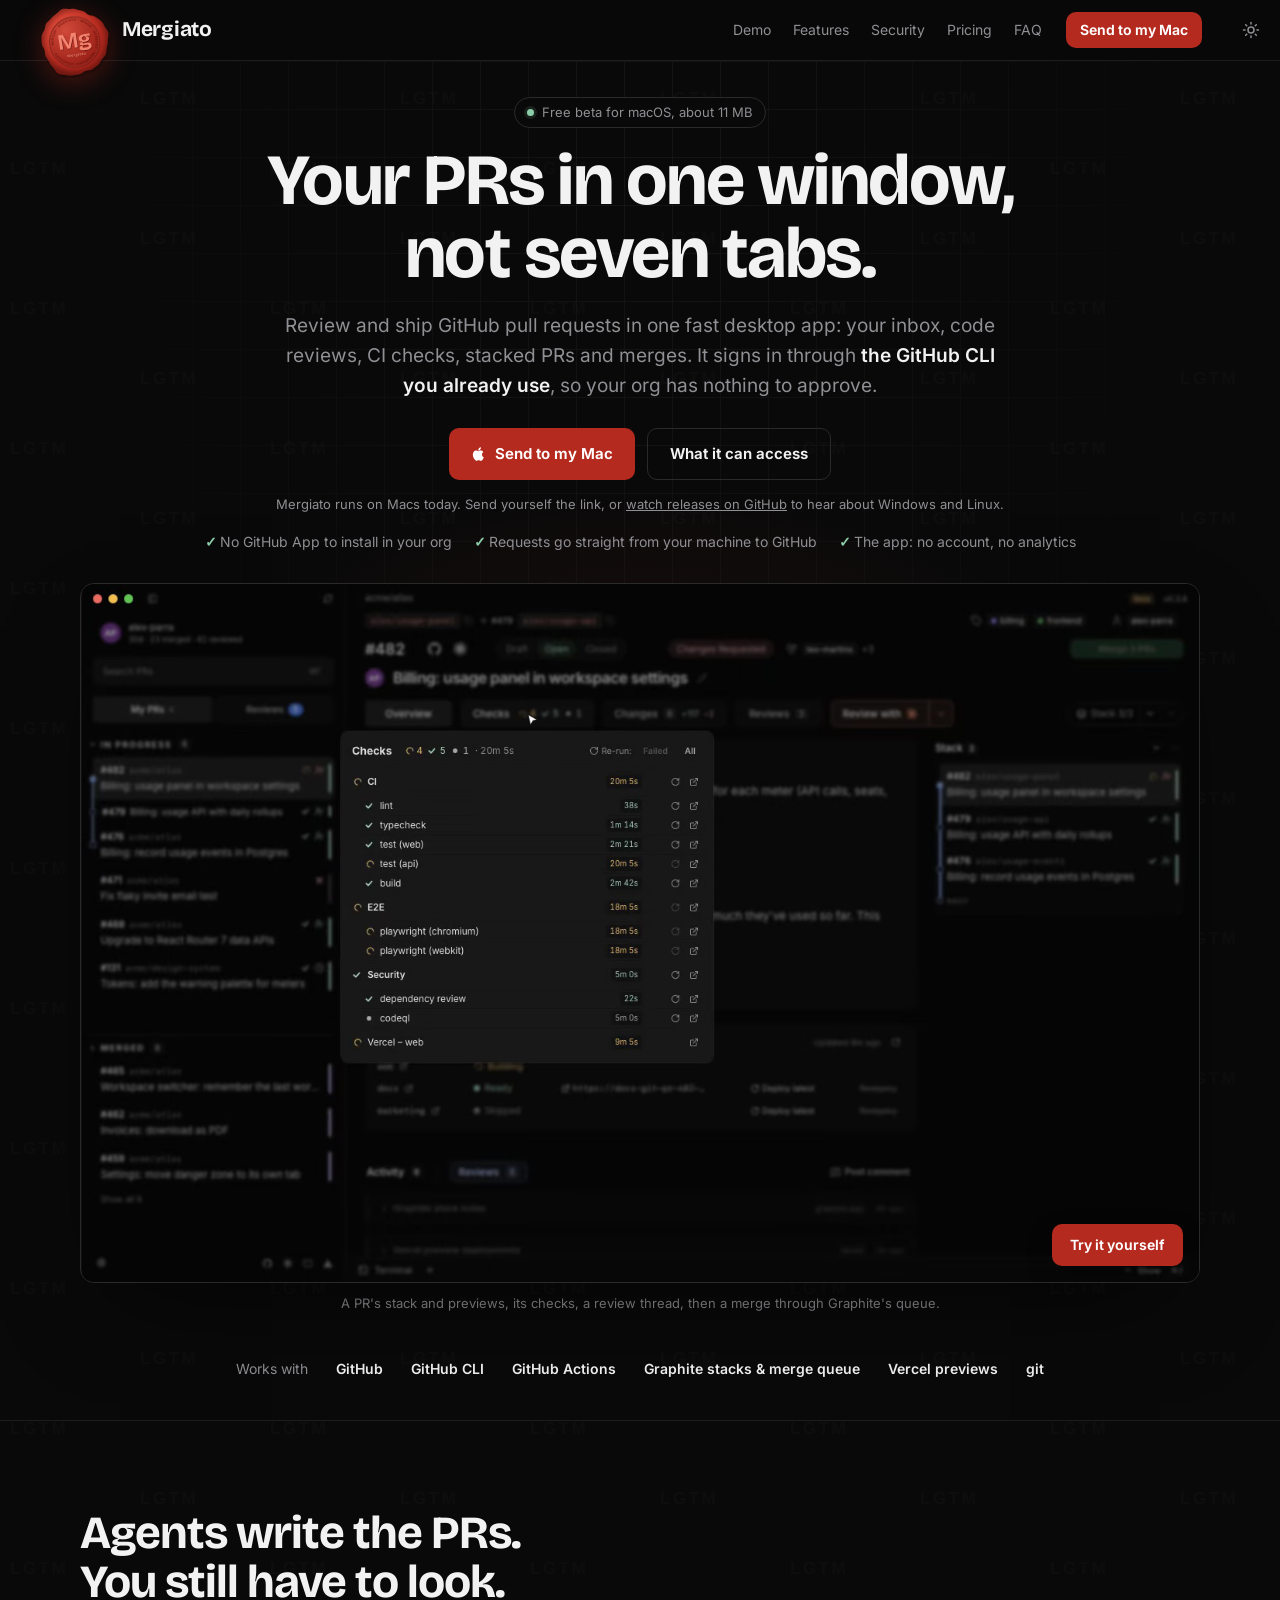
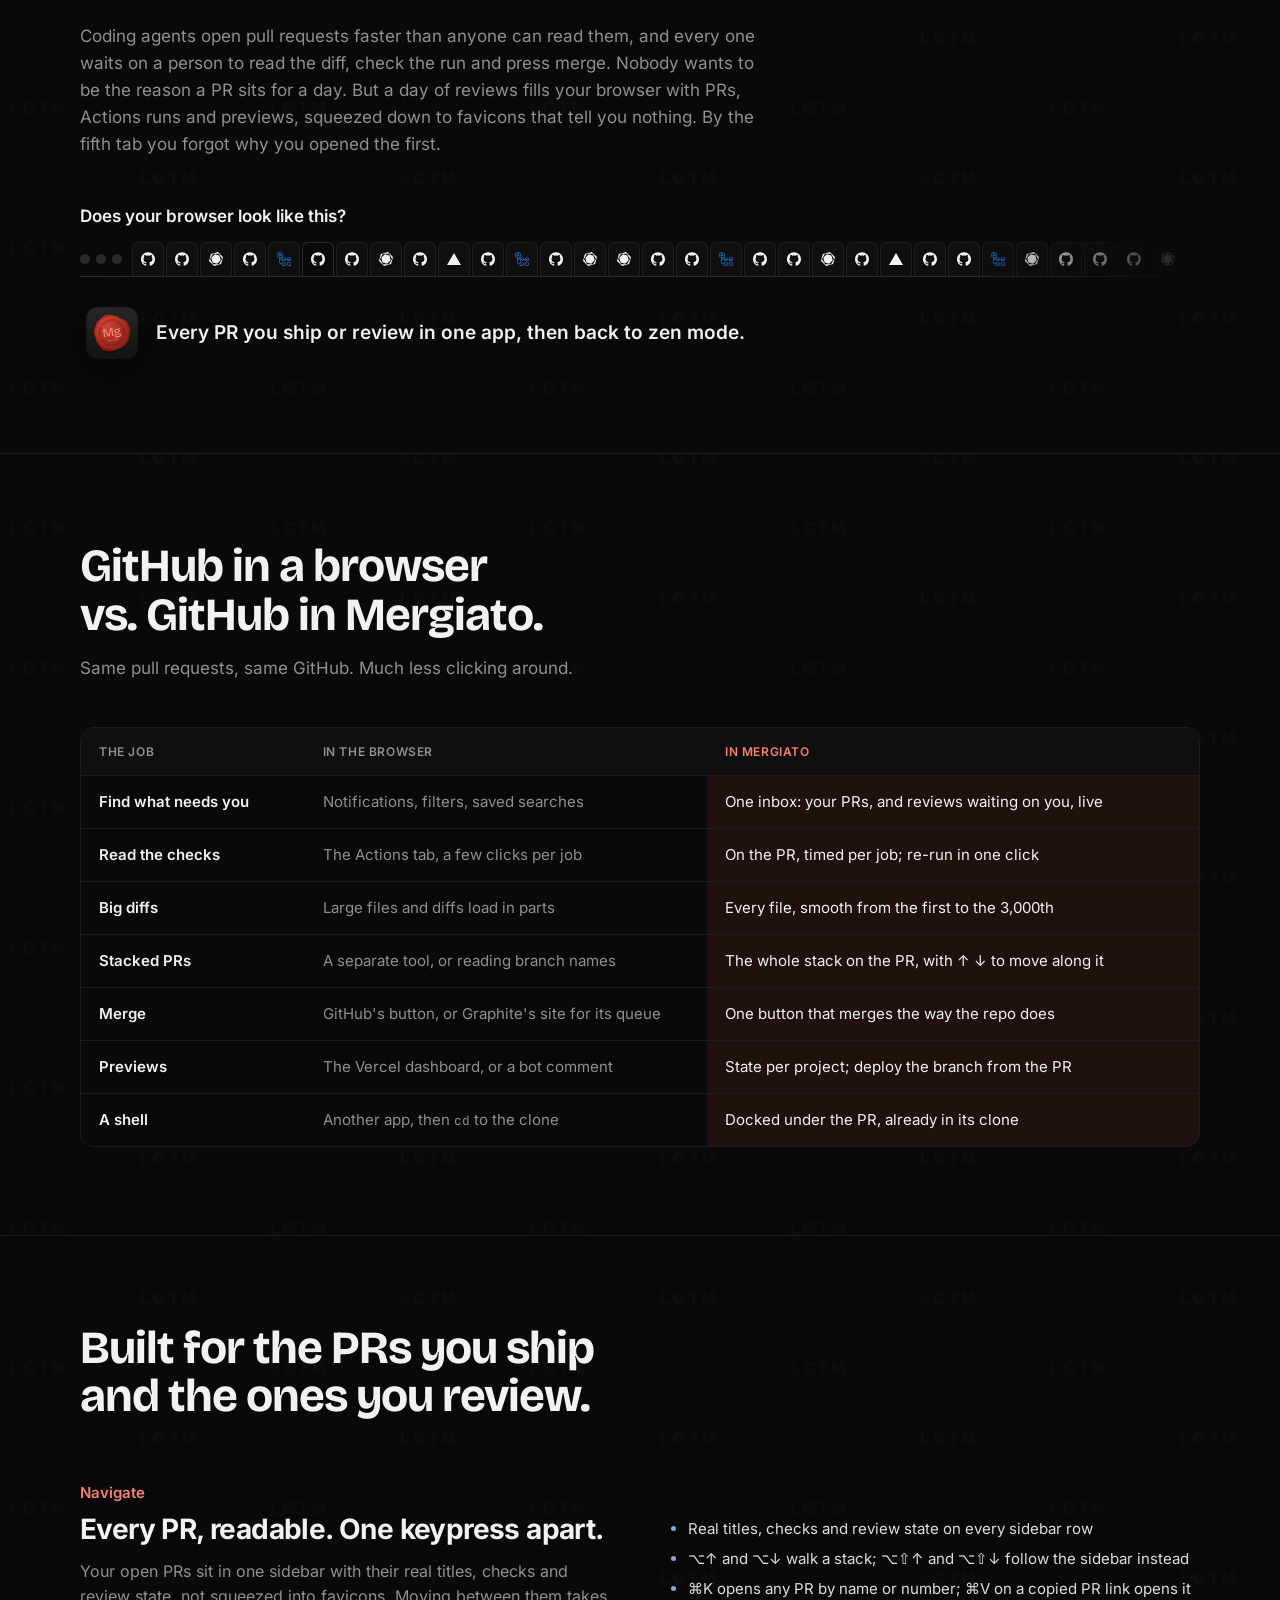
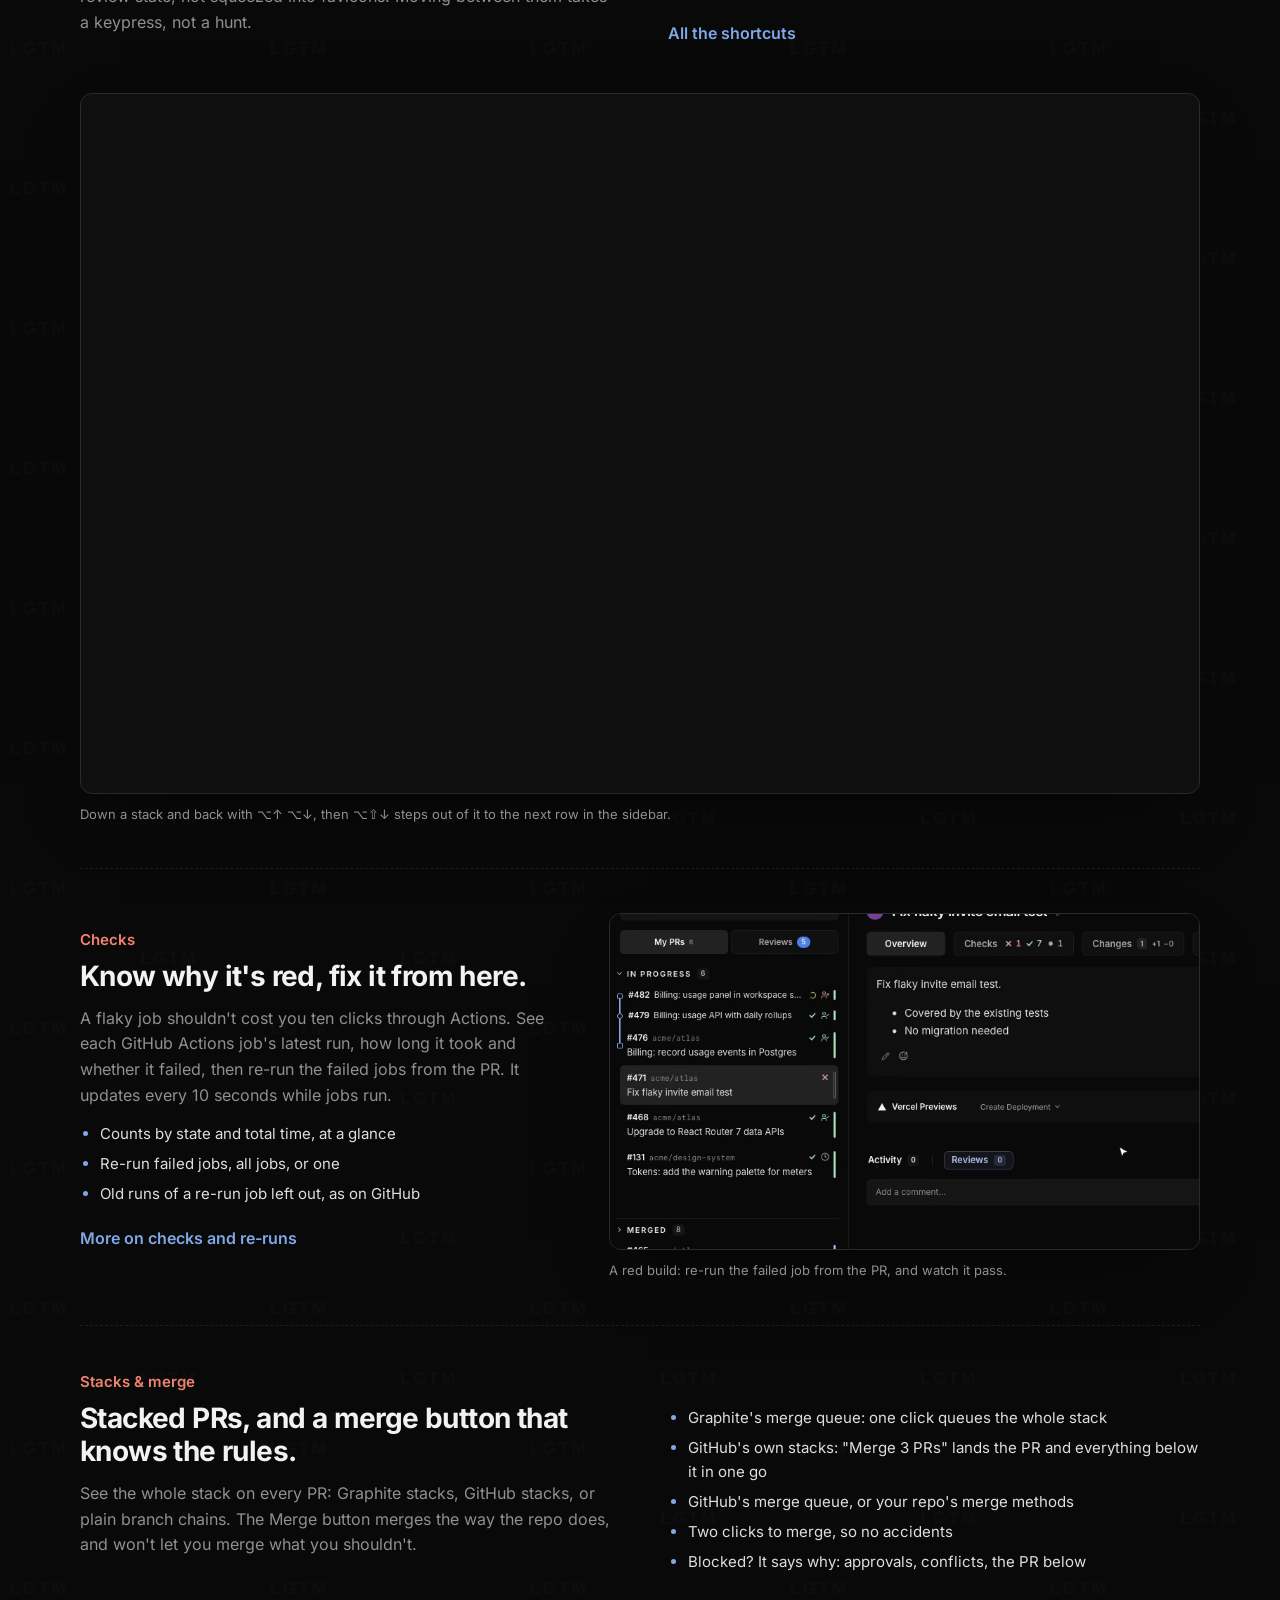
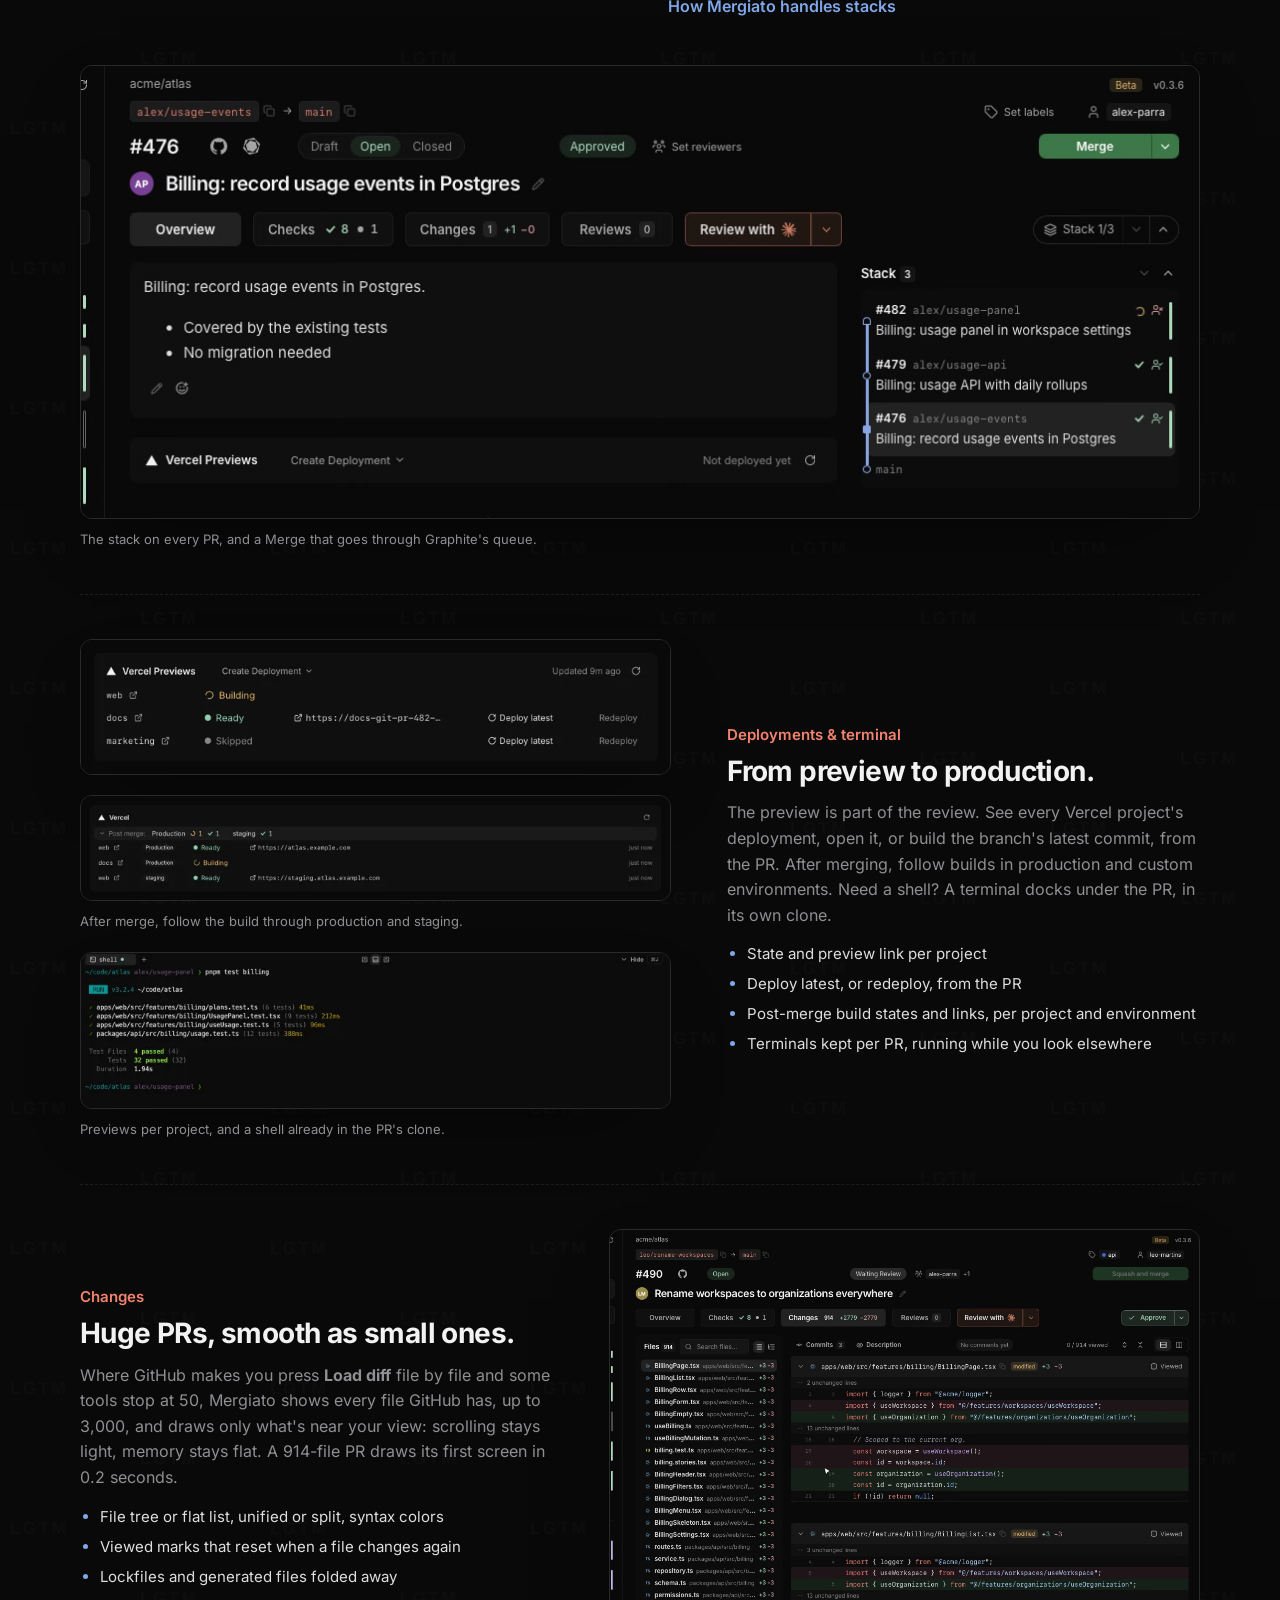
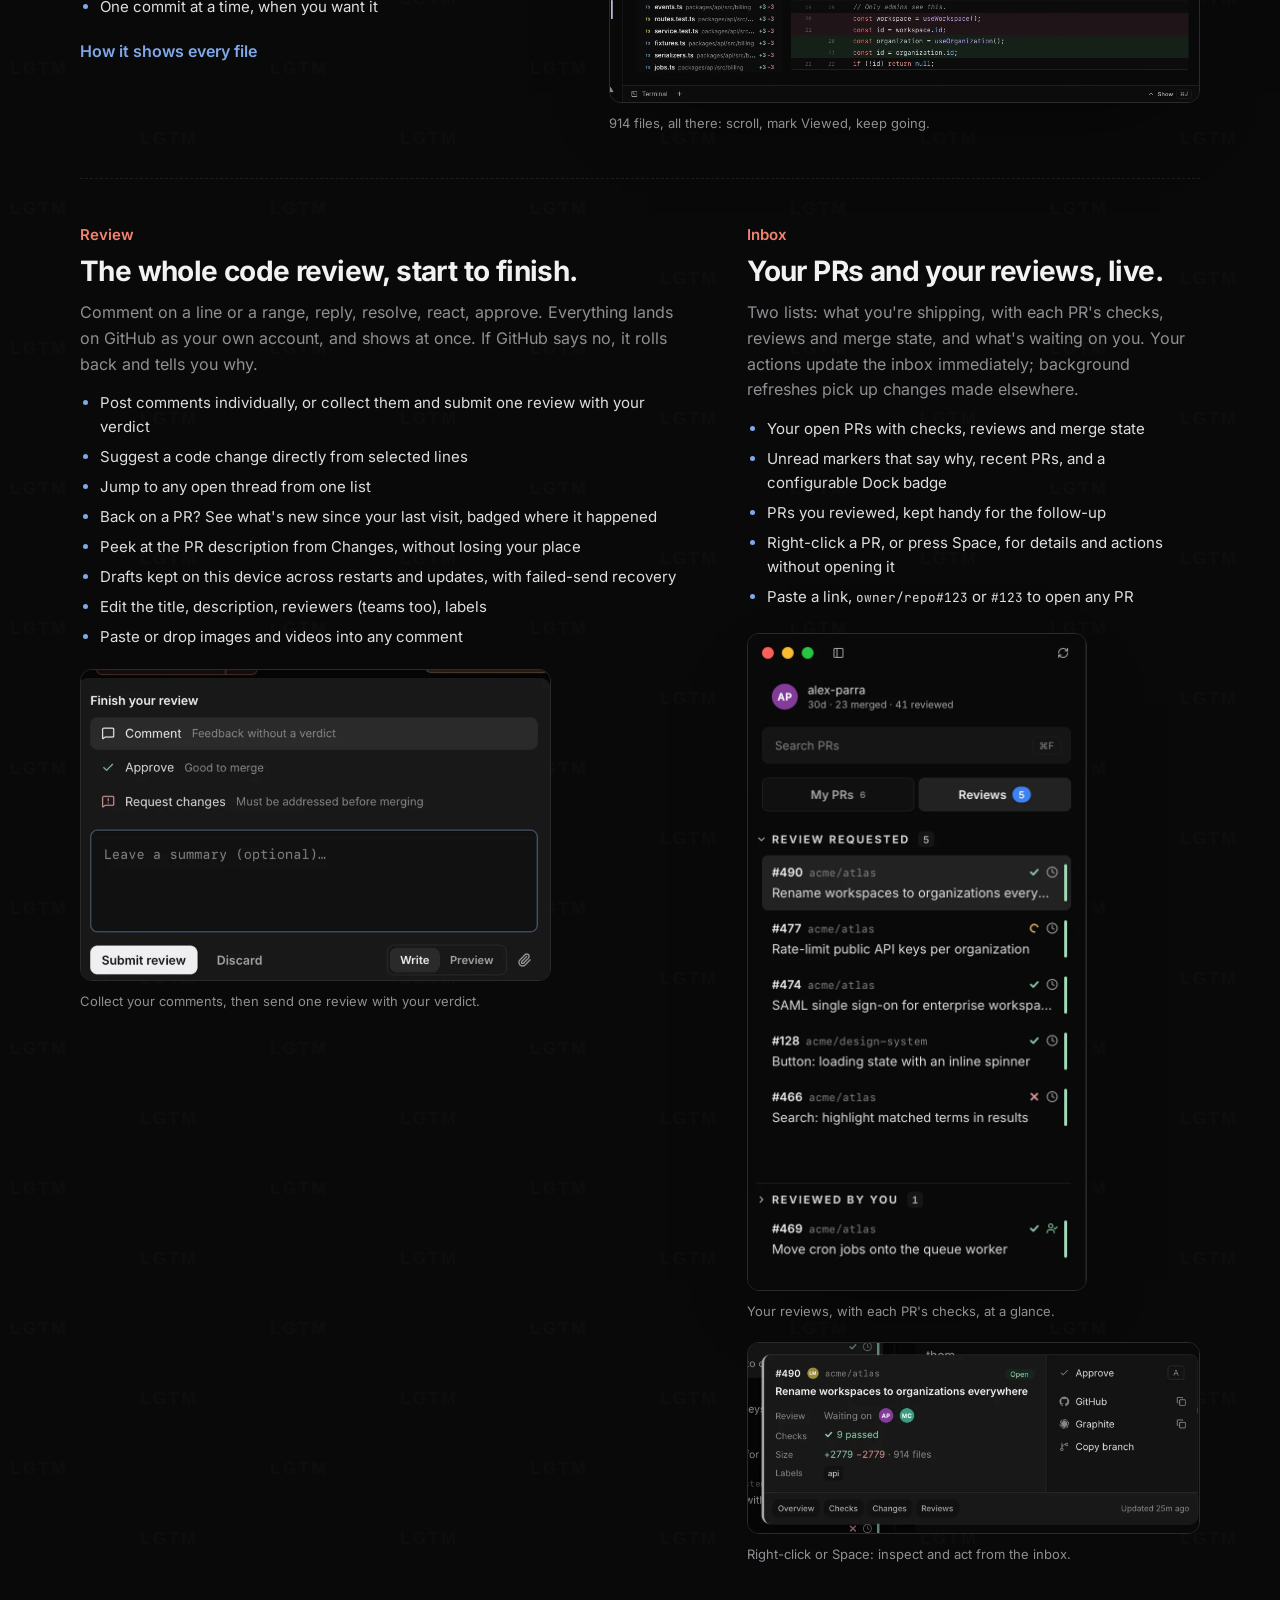
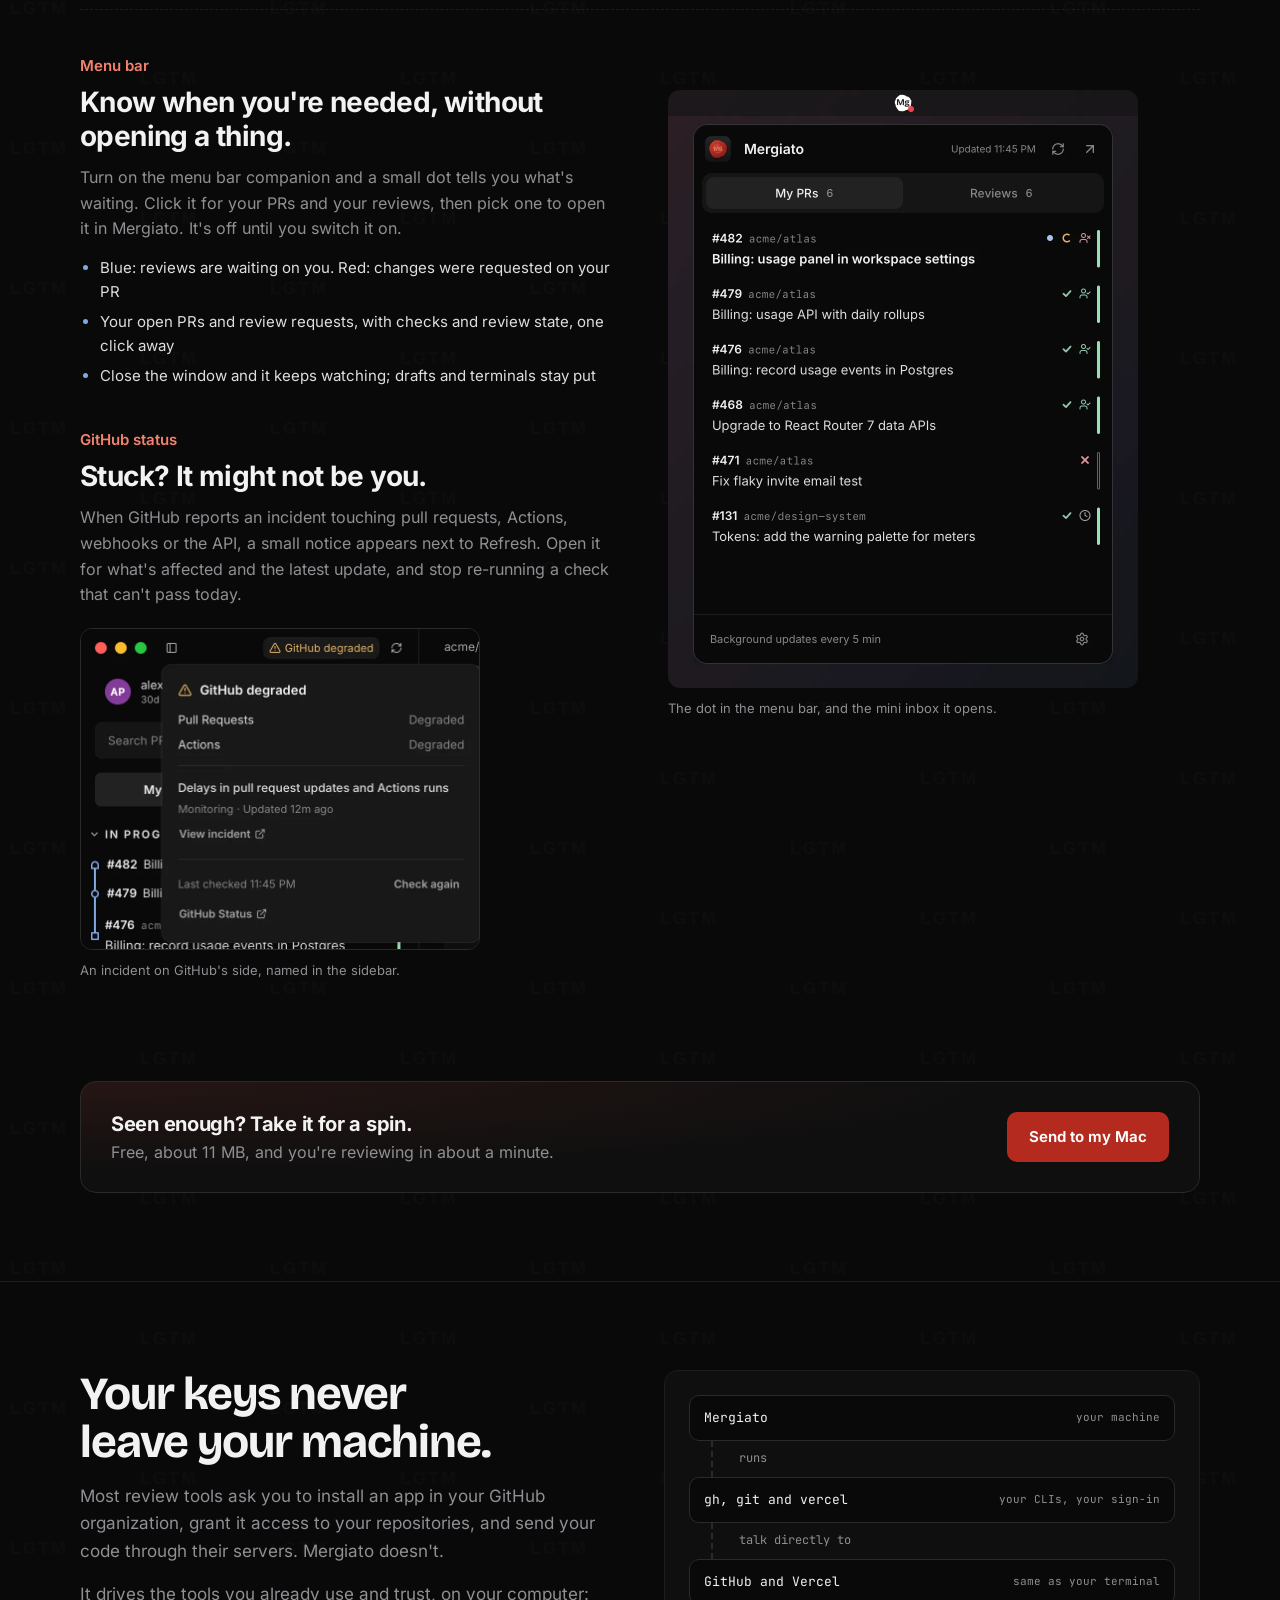
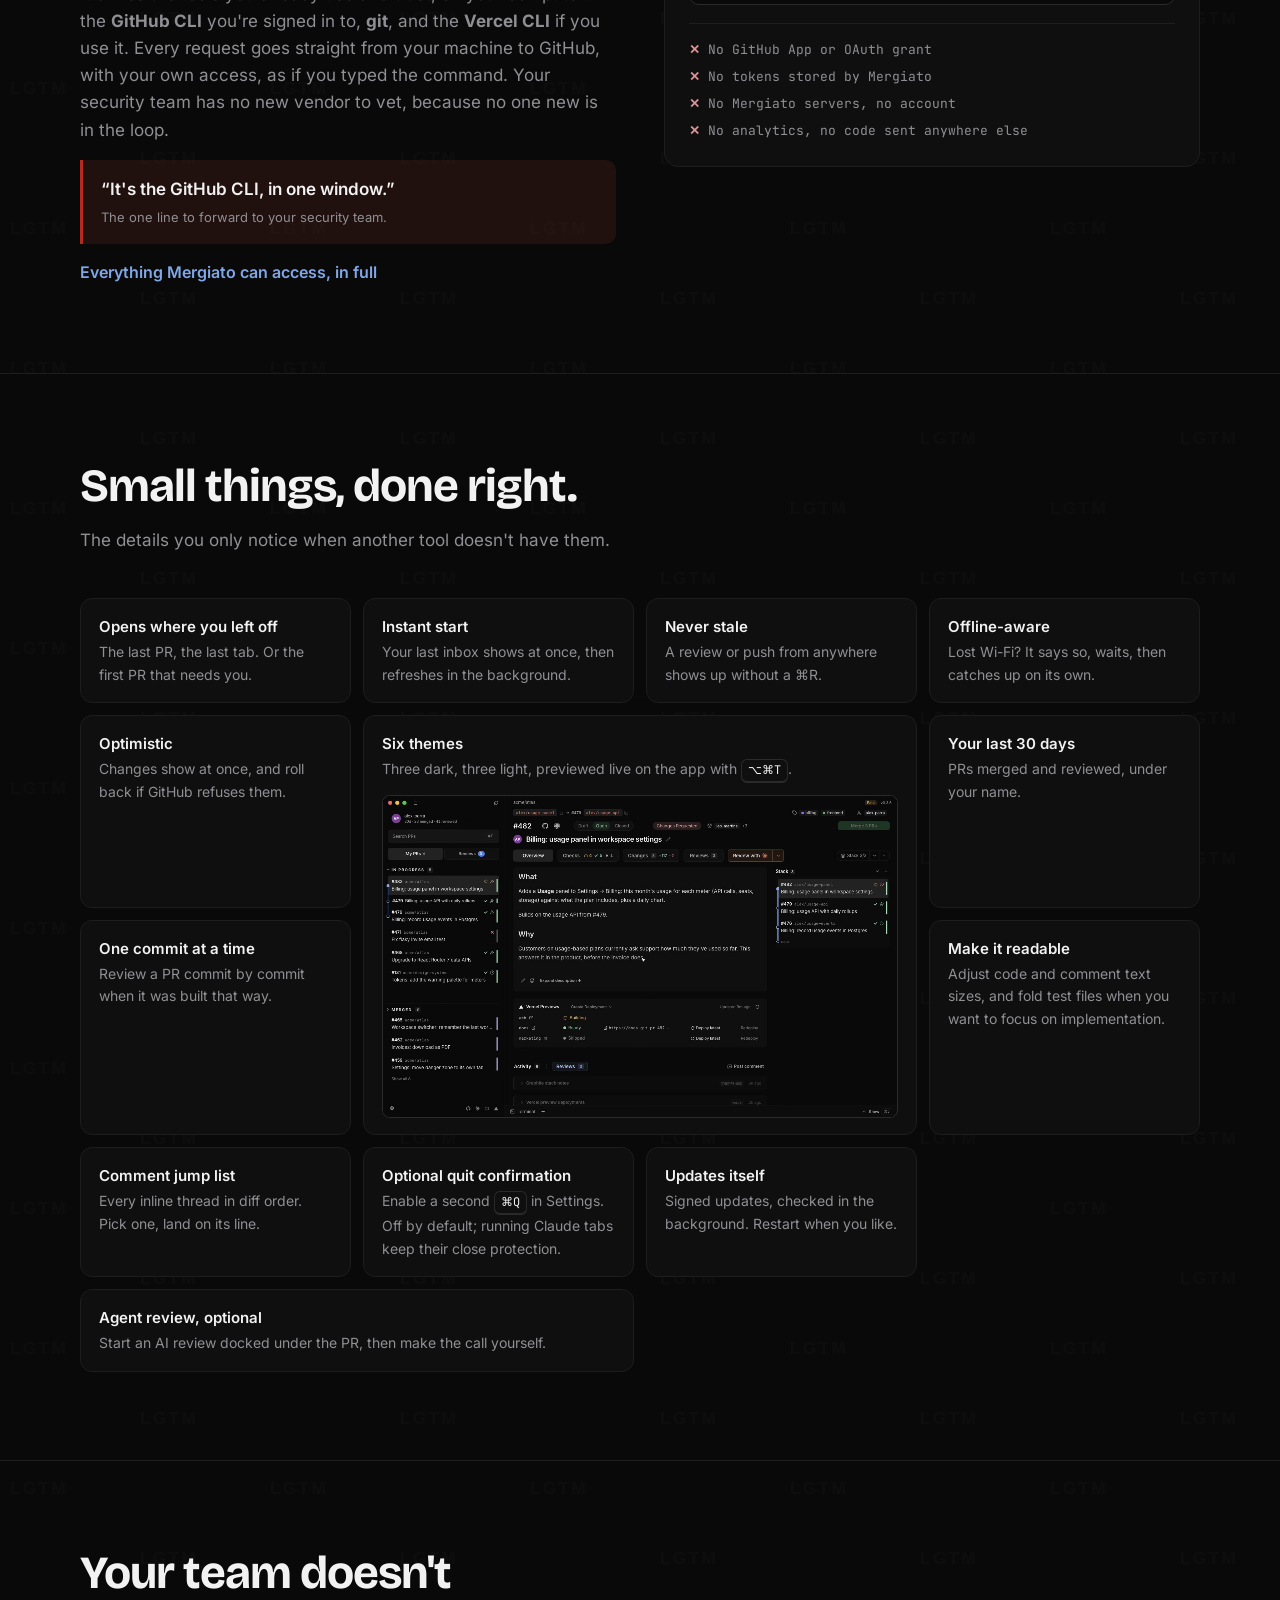
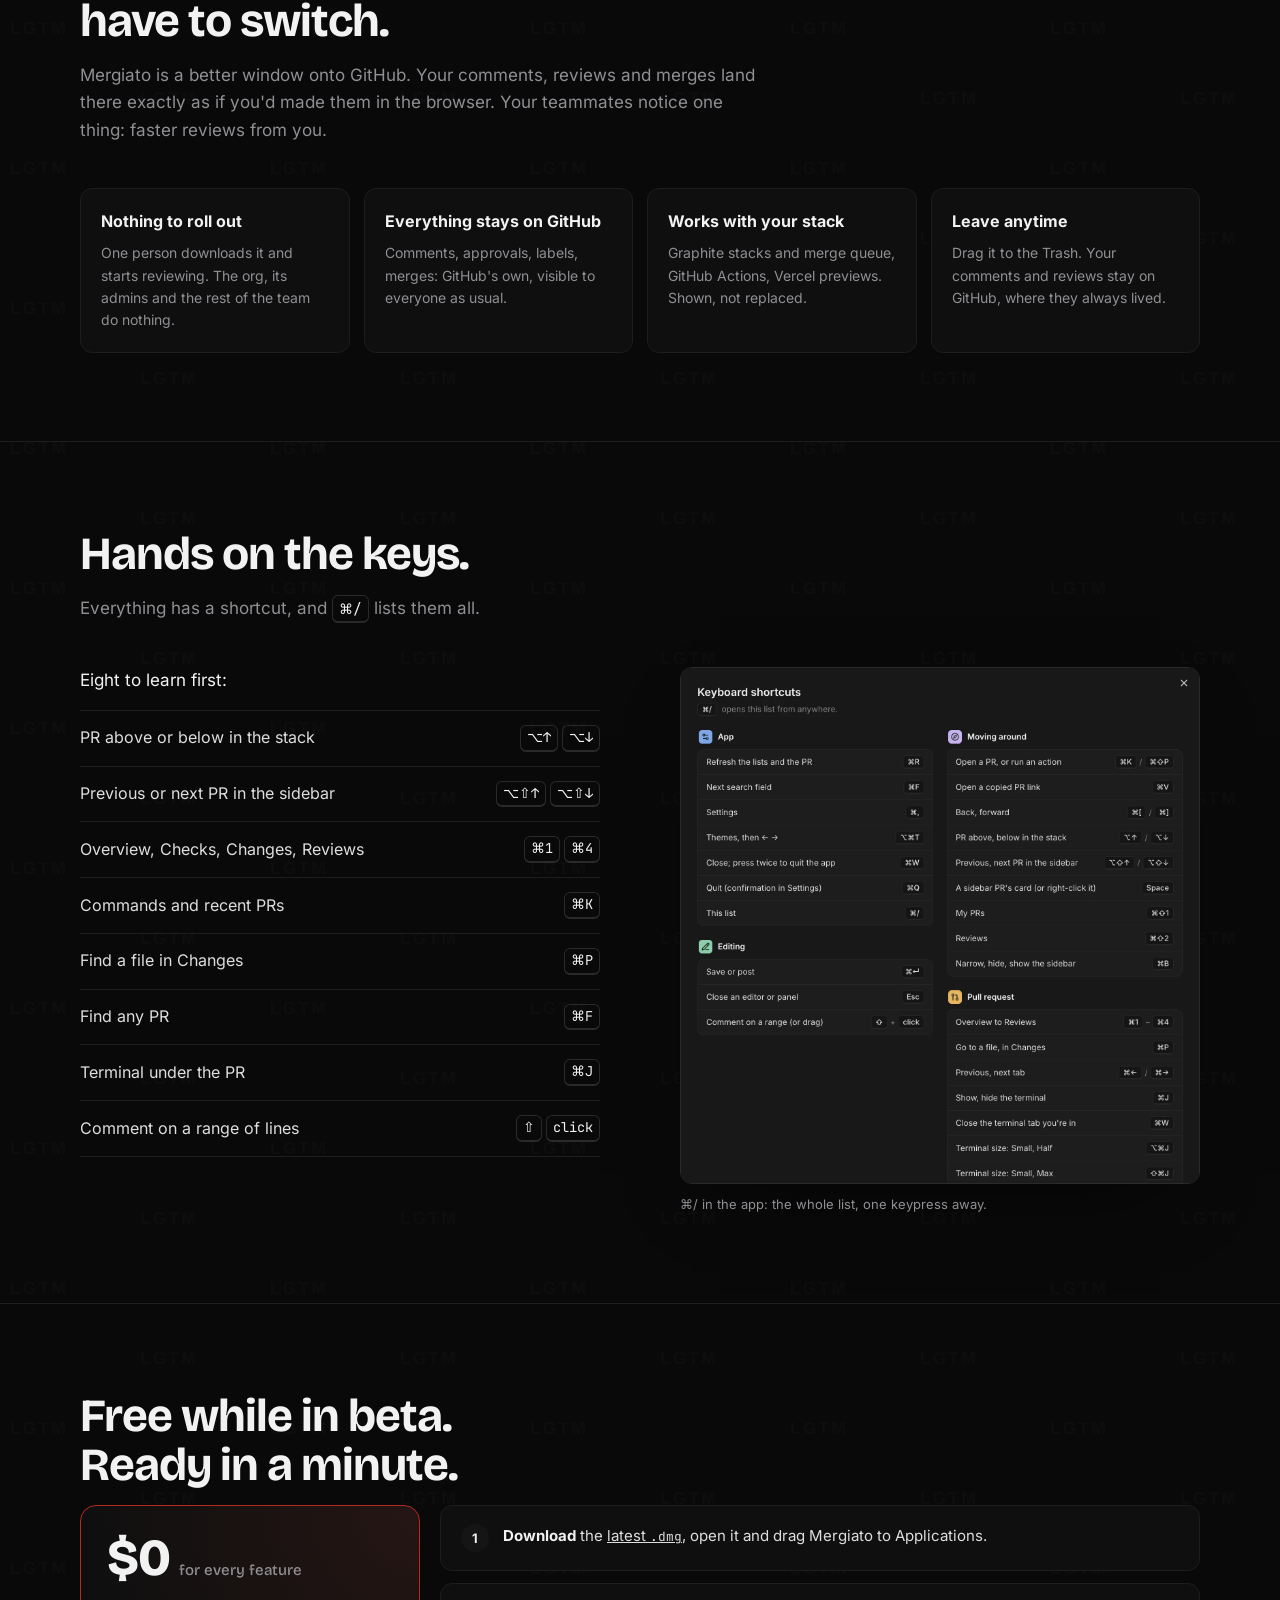
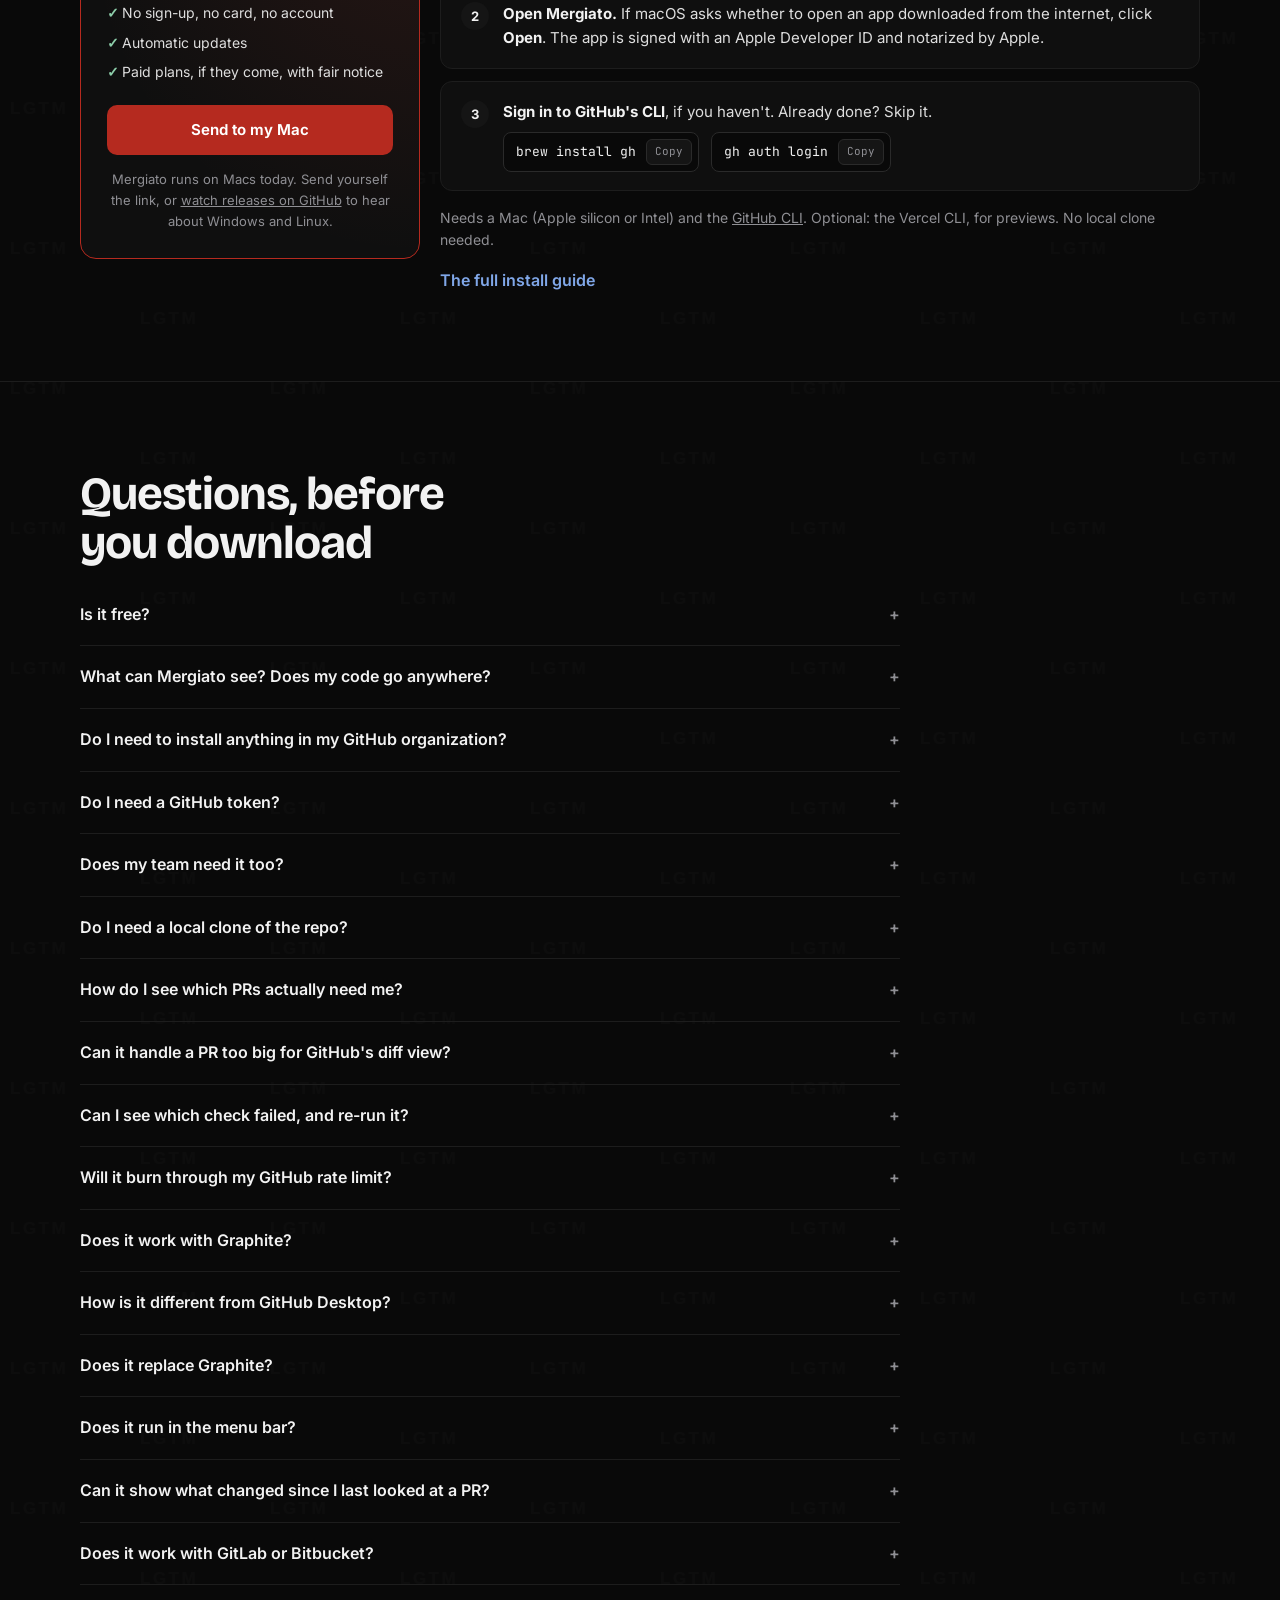
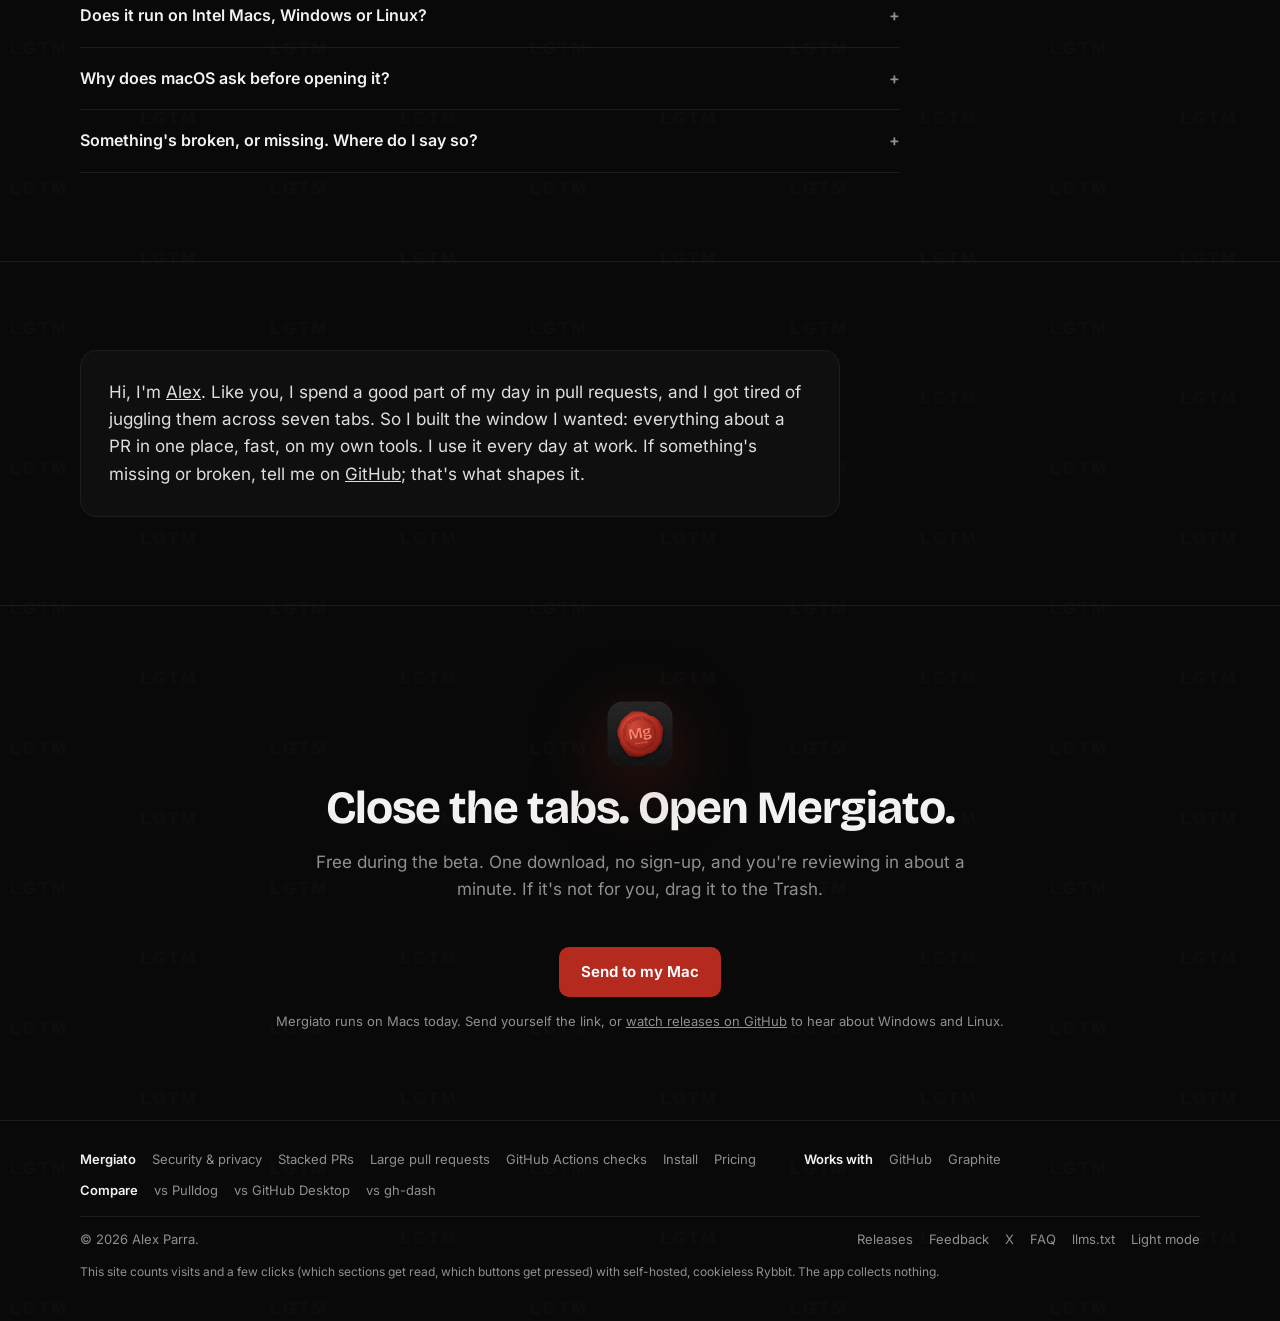
<file: index.html>
<!doctype html>
<html lang="en" class="scroll-pt-18 scroll-smooth motion-reduce:scroll-auto">
  <head>
    <meta charset="utf-8" />
    <meta name="viewport" content="width=device-width, initial-scale=1" />
    <title>Mergiato · Review and ship GitHub pull requests</title>
    <meta name="description" content="Mergiato is a free desktop app for GitHub pull requests: your inbox, CI checks, stacked PRs, code review and merges in one window. Runs on your own GitHub CLI." />
    <meta name="author" content="Alex Parra" />
    <meta name="application-name" content="Mergiato" />
    <link rel="canonical" href="https://mergiato.com/" />
    <meta property="og:type" content="website" />
    <meta property="og:site_name" content="Mergiato" />
    <meta property="og:url" content="https://mergiato.com/" />
    <meta property="og:title" content="Mergiato · Your PRs in one window, not seven tabs" />
    <meta property="og:description" content="Spend less time navigating GitHub and more time deciding what to ship. A free desktop app for GitHub pull requests that runs on your own GitHub CLI." />
    <meta property="og:image" content="https://mergiato.com/og/home.jpg?v=a6467a25" />
    <meta property="og:image:width" content="1200" />
    <meta property="og:image:height" content="630" />
    <meta property="og:image:alt" content="Mergiato: your PRs in one window, not seven tabs." />
    <meta name="twitter:card" content="summary_large_image" />
    <meta name="twitter:site" content="@mergiato" />
    <meta name="twitter:title" content="Mergiato · Your PRs in one window, not seven tabs" />
    <meta name="twitter:description" content="Spend less time navigating GitHub and more time deciding what to ship. A free desktop app for GitHub pull requests that runs on your own GitHub CLI." />
    <meta name="twitter:image" content="https://mergiato.com/og/home.jpg?v=a6467a25" />
    <meta name="theme-color" content="#090909" />
    <link rel="icon" href="/favicon.png" />
    <link rel="apple-touch-icon" href="/icon.png" />
    <!-- A plain-text summary for AI agents and LLMs (llmstxt.org). -->
    <link rel="alternate" type="text/plain" href="/llms.txt" title="Mergiato, for language models" />
    <!-- Fonts are served from here: faster first paint, and no visitor request goes to a third party. -->
    <link rel="preload" href="/fonts/inter-latin-wght-normal.woff2" as="font" type="font/woff2" crossorigin />
    <link
      rel="preload"
      href="/fonts/bricolage-grotesque-latin-opsz-normal.woff2"
      as="font"
      type="font/woff2"
      crossorigin
    />
    <style>
      /*! tailwindcss v4.3.3 | MIT License | https://tailwindcss.com */
@layer properties{@supports (((-webkit-hyphens:none)) and (not (margin-trim:inline))) or ((-moz-orient:inline) and (not (color:rgb(from red r g b)))){*,:before,:after,::backdrop{--tw-translate-x:0;--tw-translate-y:0;--tw-translate-z:0;--tw-rotate-x:initial;--tw-rotate-y:initial;--tw-rotate-z:initial;--tw-skew-x:initial;--tw-skew-y:initial;--tw-border-style:solid;--tw-leading:initial;--tw-font-weight:initial;--tw-tracking:initial;--tw-shadow:0 0 #0000;--tw-shadow-color:initial;--tw-shadow-alpha:100%;--tw-inset-shadow:0 0 #0000;--tw-inset-shadow-color:initial;--tw-inset-shadow-alpha:100%;--tw-ring-color:initial;--tw-ring-shadow:0 0 #0000;--tw-inset-ring-color:initial;--tw-inset-ring-shadow:0 0 #0000;--tw-ring-inset:initial;--tw-ring-offset-width:0px;--tw-ring-offset-color:#fff;--tw-ring-offset-shadow:0 0 #0000;--tw-blur:initial;--tw-brightness:initial;--tw-contrast:initial;--tw-grayscale:initial;--tw-hue-rotate:initial;--tw-invert:initial;--tw-opacity:initial;--tw-saturate:initial;--tw-sepia:initial;--tw-drop-shadow:initial;--tw-drop-shadow-color:initial;--tw-drop-shadow-alpha:100%;--tw-drop-shadow-size:initial;--tw-backdrop-blur:initial;--tw-backdrop-brightness:initial;--tw-backdrop-contrast:initial;--tw-backdrop-grayscale:initial;--tw-backdrop-hue-rotate:initial;--tw-backdrop-invert:initial;--tw-backdrop-opacity:initial;--tw-backdrop-saturate:initial;--tw-backdrop-sepia:initial;--tw-duration:initial;--tw-content:""}}}@layer theme{:root,:host{--font-sans:"Inter", "Inter Fallback", -apple-system, BlinkMacSystemFont, "Segoe UI", sans-serif;--font-mono:"JetBrains Mono", ui-monospace, SFMono-Regular, Menlo, monospace;--spacing:.25rem;--font-weight-normal:400;--font-weight-medium:500;--font-weight-semibold:600;--font-weight-bold:700;--font-weight-extrabold:800;--tracking-normal:0em;--radius-md:.375rem;--radius-lg:.5rem;--radius-xl:.75rem;--radius-2xl:1rem;--default-transition-duration:.15s;--default-transition-timing-function:cubic-bezier(.4, 0, .2, 1);--default-font-family:var(--font-sans);--default-mono-font-family:var(--font-mono);--color-white:#fff;--color-page:#090909;--color-panel:#0f0f0f;--color-raised:#151515;--color-edge:#1d1d1d;--color-edge-strong:#2a2a2a;--color-fg:#f2f2f2;--color-body:#dedede;--color-muted:#8f8f94;--color-accent:#80a7e8;--color-accent-soft:#80a7e81f;--color-ok:#8dceaa;--color-ok-soft:#8dceaa1f;--color-bad:#dd9396;--color-wait:#e8b45d;--color-violet-soft:#c9b3f024;--color-merge:#1f7a42;--color-button:#f2f2f2;--color-button-fg:#111;--color-shadow:#000000b3;--color-app-sidebar:#0f0f0f;--color-app-input:#151515;--color-app-hover:#1a1a1a;--color-app-selected:#222;--color-app-file-head:#171717;--color-app-code:#080808;--color-app-branch:#ec7a68;--color-diff-add:#122018;--color-diff-del:#211519;--color-syn-keyword:#ff7b72;--color-syn-string:#a5d6ff;--color-syn-constant:#79c0ff;--color-syn-title:#d2a8ff;--color-pill-green:#17251d;--color-pill-green-fg:#9fdfb9;--color-pill-purple:#231c2d;--color-pill-purple-fg:#c9b3f0;--color-pill-neutral:#2b2b2b;--color-pill-neutral-fg:#d4d4d4;--color-pill-red:#2b1c1e;--color-pill-red-fg:#e3a3a3;--color-pill-amber:#2a2214;--color-claude:#d97757;--color-seal:#b52a1f;--color-seal-ink:#f3836f;--color-seal-soft:#e8513f1a;--font-display:"Bricolage Grotesque", "Inter", -apple-system, BlinkMacSystemFont, sans-serif}}@layer base{*,:after,:before,::backdrop{box-sizing:border-box;border:0 solid;margin:0;padding:0}::file-selector-button{box-sizing:border-box;border:0 solid;margin:0;padding:0}html,:host{-webkit-text-size-adjust:100%;tab-size:4;line-height:1.5;font-family:var(--default-font-family,-apple-system, BlinkMacSystemFont, "Segoe UI", Roboto, "Helvetica Neue", "Noto Sans", Arial, sans-serif, "Apple Color Emoji", "Segoe UI Emoji", "Segoe UI Symbol", "Noto Color Emoji");font-feature-settings:var(--default-font-feature-settings,normal);font-variation-settings:var(--default-font-variation-settings,normal);-webkit-tap-highlight-color:transparent}hr{height:0;color:inherit;border-top-width:1px}abbr:where([title]){-webkit-text-decoration:underline dotted;text-decoration:underline dotted}h1,h2,h3,h4,h5,h6{font-size:inherit;font-weight:inherit}a{color:inherit;-webkit-text-decoration:inherit;-webkit-text-decoration:inherit;-webkit-text-decoration:inherit;text-decoration:inherit}b,strong{font-weight:bolder}code,kbd,samp,pre{font-family:var(--default-mono-font-family,ui-monospace, SFMono-Regular, Menlo, Monaco, Consolas, "Liberation Mono", "Courier New", monospace);font-feature-settings:var(--default-mono-font-feature-settings,normal);font-variation-settings:var(--default-mono-font-variation-settings,normal);font-size:1em}small{font-size:80%}sub,sup{vertical-align:baseline;font-size:75%;line-height:0;position:relative}sub{bottom:-.25em}sup{top:-.5em}table{text-indent:0;border-color:inherit;border-collapse:collapse}:-moz-focusring:where(:not(iframe)){outline:auto}progress{vertical-align:baseline}summary{display:list-item}ol,ul,menu{list-style:none}img,svg,video,canvas,audio,iframe,embed,object{vertical-align:middle;display:block}img,video{max-width:100%;height:auto}button,input,select,optgroup,textarea{font:inherit;font-feature-settings:inherit;font-variation-settings:inherit;letter-spacing:inherit;color:inherit;opacity:1;background-color:#0000;border-radius:0}::file-selector-button{font:inherit;font-feature-settings:inherit;font-variation-settings:inherit;letter-spacing:inherit;color:inherit;opacity:1;background-color:#0000;border-radius:0}:where(select:is([multiple],[size])) optgroup{font-weight:bolder}:where(select:is([multiple],[size])) optgroup option{padding-inline-start:20px}::file-selector-button{margin-inline-end:4px}::placeholder{opacity:1}@supports (not ((-webkit-appearance:-apple-pay-button))) or (contain-intrinsic-size:1px){::placeholder{color:currentColor}@supports (color:color-mix(in lab, red, red)){::placeholder{color:color-mix(in oklab, currentcolor 50%, transparent)}}}textarea{resize:vertical}::-webkit-search-decoration{-webkit-appearance:none}::-webkit-date-and-time-value{min-height:1lh;text-align:inherit}::-webkit-datetime-edit{display:inline-flex}::-webkit-datetime-edit-fields-wrapper{padding:0}::-webkit-datetime-edit{padding-block:0}::-webkit-datetime-edit-year-field{padding-block:0}::-webkit-datetime-edit-month-field{padding-block:0}::-webkit-datetime-edit-day-field{padding-block:0}::-webkit-datetime-edit-hour-field{padding-block:0}::-webkit-datetime-edit-minute-field{padding-block:0}::-webkit-datetime-edit-second-field{padding-block:0}::-webkit-datetime-edit-millisecond-field{padding-block:0}::-webkit-datetime-edit-meridiem-field{padding-block:0}::-webkit-calendar-picker-indicator{line-height:1}:-moz-ui-invalid{box-shadow:none}button,input:where([type=button],[type=reset],[type=submit]){appearance:button}::file-selector-button{appearance:button}::-webkit-inner-spin-button{height:auto}::-webkit-outer-spin-button{height:auto}[hidden]:where(:not([hidden=until-found])){display:none!important}@font-face{font-family:Inter;font-style:normal;font-weight:100 900;font-display:swap;src:url(/fonts/inter-latin-wght-normal.woff2)format("woff2")}@font-face{font-family:Inter Fallback;src:local(Arial);ascent-override:90.44%;descent-override:22.52%;line-gap-override:0%;size-adjust:107.12%}@font-face{font-family:Bricolage Grotesque;font-style:normal;font-weight:200 800;font-display:swap;src:url(/fonts/bricolage-grotesque-latin-opsz-normal.woff2)format("woff2")}@font-face{font-family:JetBrains Mono;font-style:normal;font-weight:100 800;font-display:swap;src:url(/fonts/jetbrains-mono-latin-wght-normal.woff2)format("woff2")}:root{color-scheme:dark;--print:url("data:image/svg+xml,%3Csvg xmlns='http://www.w3.org/2000/svg' width='260' height='140'%3E%3Cg font-family='Helvetica Neue,Helvetica,Arial,sans-serif' font-weight='700' font-size='17' letter-spacing='2.5' fill='%23ffffff' fill-opacity='0.016'%3E%3Ctext x='10' y='34'%3ELGTM%3C/text%3E%3Ctext x='140' y='104'%3ELGTM%3C/text%3E%3C/g%3E%3C/svg%3E")}:root[data-theme=light]{color-scheme:light;--print:url("data:image/svg+xml,%3Csvg xmlns='http://www.w3.org/2000/svg' width='260' height='140'%3E%3Cg font-family='Helvetica Neue,Helvetica,Arial,sans-serif' font-weight='700' font-size='17' letter-spacing='2.5' fill='%23000000' fill-opacity='0.022'%3E%3Ctext x='10' y='34'%3ELGTM%3C/text%3E%3Ctext x='140' y='104'%3ELGTM%3C/text%3E%3C/g%3E%3C/svg%3E");--color-page:#fff;--color-panel:#f7f7f8;--color-raised:#efeff1;--color-edge:#e4e4e7;--color-edge-strong:#d4d4d8;--color-fg:#18181b;--color-body:#27272a;--color-muted:#5c5c66;--color-accent:#2f5fb3;--color-accent-soft:#2f5fb31a;--color-ok:#1a7f4b;--color-ok-soft:#1a7f4b1a;--color-bad:#c03b42;--color-wait:#a76a00;--color-violet-soft:#6b46c11a;--color-button:#18181b;--color-button-fg:#fff;--color-shadow:#0000002e;--color-app-sidebar:#f7f7f8;--color-app-input:#fff;--color-app-hover:#f0f0f2;--color-app-selected:#e8e8eb;--color-app-file-head:#f6f6f7;--color-app-code:#fff;--color-app-branch:#c4553f;--color-diff-add:#e6f6ec;--color-diff-del:#fcebec;--color-syn-keyword:#cf222e;--color-syn-string:#0a3069;--color-syn-constant:#0550ae;--color-syn-title:#8250df;--color-pill-green:#e3f4ea;--color-pill-green-fg:#1a6b3f;--color-pill-purple:#efe7fb;--color-pill-purple-fg:#6b46c1;--color-pill-neutral:#e8e8eb;--color-pill-neutral-fg:#3f3f46;--color-pill-red:#fbe8e9;--color-pill-red-fg:#a8323a;--color-pill-amber:#fbf1dc;--color-seal-ink:#a3241a;--color-seal-soft:#b52a1f12}body{background-image:var(--print)}code,kbd,pre{font-family:var(--font-mono);font-variant-ligatures:none}code,kbd{font-size:.85em}kbd{border:1px solid var(--color-edge-strong);min-width:1.9em;color:var(--color-fg);text-align:center;border-bottom-width:2px;border-radius:6px;padding:1px 6px;display:inline-block}details{border-bottom:1px solid var(--color-edge);padding:18px 0}summary{color:var(--color-fg);cursor:pointer;font-weight:600;list-style:none}summary::-webkit-details-marker{display:none}summary:after{content:"+";float:right;color:var(--color-muted)}details[open] summary:after{content:"−"}details p{max-width:72ch;color:var(--color-muted);margin-top:10px}@media (prefers-reduced-motion:reduce){*,:before,:after{transition:none!important;animation:none!important}}}@layer prose{.prose h2{color:var(--color-fg);font-family:var(--font-display);letter-spacing:-.7px;text-wrap:balance;margin:56px 0 14px;font-size:clamp(24px,3vw,32px);font-weight:700;line-height:1.1}.prose h2:first-child{margin-top:0}.prose h3{color:var(--color-fg);margin:28px 0 8px;font-size:18px;font-weight:700}.prose :where(p,ul,ol){margin-block:1em}.prose :where(ul,ol){padding-left:1.2em}.prose ul{list-style:outside}.prose ol{list-style:decimal}.prose :where(p,li){color:var(--color-body);font-size:16.5px}.prose li+li{margin-top:6px}.prose a{text-decoration:underline}.prose details p{margin:10px 0 0}.prose figure{margin:24px 0}.prose table{border:1px solid var(--color-edge);border-collapse:separate;border-spacing:0;background:var(--color-page);border-radius:14px;width:100%;margin:20px 0 8px;font-size:15px;overflow:hidden}.prose :where(th,td){border-bottom:1px solid var(--color-edge);text-align:left;vertical-align:top;padding:14px 18px}.prose tr:last-child td{border-bottom:0}.prose thead th{background:var(--color-panel);color:var(--color-muted);letter-spacing:.6px;text-transform:uppercase;font-size:12px;font-weight:600}.prose td:first-child{width:20%;color:var(--color-fg);font-weight:600}.prose td:nth-child(2){width:36%;color:var(--color-muted)}.prose td:last-child{color:var(--color-body)}@media not all and (min-width:761px){.prose :where(table,tbody,tr,td){display:block;width:100%!important}.prose thead{display:none}.prose tr{border-bottom:1px solid var(--color-edge)}.prose td{border:0;padding:6px 16px}.prose td:first-child{padding-top:14px}.prose td:last-child{padding-bottom:14px}}}@layer utilities{.pointer-events-none{pointer-events:none}.visible{visibility:visible}.absolute{position:absolute}.fixed{position:fixed}.relative{position:relative}.sticky{position:sticky}.inset-0{inset:0}.-top-15{top:calc(var(--spacing) * -15)}.top-0{top:0}.top-3\.25{top:calc(var(--spacing) * 3.25)}.top-105{top:calc(var(--spacing) * 105)}.right-3{right:calc(var(--spacing) * 3)}.right-4{right:calc(var(--spacing) * 4)}.bottom-4{bottom:calc(var(--spacing) * 4)}.bottom-6{bottom:calc(var(--spacing) * 6)}.left-0{left:0}.left-1\/2{left:50%}.left-4{left:calc(var(--spacing) * 4)}.z-1{z-index:1}.z-20{z-index:20}.z-30{z-index:30}.z-60{z-index:60}.m-0{margin:0}.m-auto{margin:auto}.mx-auto{margin-inline:auto}.my-5{margin-block:calc(var(--spacing) * 5)}.mt-1{margin-top:var(--spacing)}.mt-1\.5{margin-top:calc(var(--spacing) * 1.5)}.mt-2{margin-top:calc(var(--spacing) * 2)}.mt-2\.5{margin-top:calc(var(--spacing) * 2.5)}.mt-3{margin-top:calc(var(--spacing) * 3)}.mt-3\.5{margin-top:calc(var(--spacing) * 3.5)}.mt-4{margin-top:calc(var(--spacing) * 4)}.mt-4\.5{margin-top:calc(var(--spacing) * 4.5)}.mt-5{margin-top:calc(var(--spacing) * 5)}.mt-6{margin-top:calc(var(--spacing) * 6)}.mt-7\.5{margin-top:calc(var(--spacing) * 7.5)}.mt-8{margin-top:calc(var(--spacing) * 8)}.mt-10{margin-top:calc(var(--spacing) * 10)}.mt-11{margin-top:calc(var(--spacing) * 11)}.mt-14{margin-top:calc(var(--spacing) * 14)}.mr-2{margin-right:calc(var(--spacing) * 2)}.-mb-4{margin-bottom:calc(var(--spacing) * -4)}.mb-2\!{margin-bottom:calc(var(--spacing) * 2)!important}.mb-2\.5{margin-bottom:calc(var(--spacing) * 2.5)}.mb-3{margin-bottom:calc(var(--spacing) * 3)}.mb-4{margin-bottom:calc(var(--spacing) * 4)}.mb-5{margin-bottom:calc(var(--spacing) * 5)}.mb-5\.5{margin-bottom:calc(var(--spacing) * 5.5)}.mb-6\.5{margin-bottom:calc(var(--spacing) * 6.5)}.mb-11{margin-bottom:calc(var(--spacing) * 11)}.ml-5\.5{margin-left:calc(var(--spacing) * 5.5)}.ml-auto{margin-left:auto}.block{display:block}.flex{display:flex}.grid{display:grid}.hidden{display:none}.inline{display:inline}.inline-flex{display:inline-flex}.aspect-\[1440\/900\]{aspect-ratio:1440/900}.size-3\.5{width:calc(var(--spacing) * 3.5);height:calc(var(--spacing) * 3.5)}.size-4\.5{width:calc(var(--spacing) * 4.5);height:calc(var(--spacing) * 4.5)}.size-6{width:calc(var(--spacing) * 6);height:calc(var(--spacing) * 6)}.size-8\.5{width:calc(var(--spacing) * 8.5);height:calc(var(--spacing) * 8.5)}.size-16{width:calc(var(--spacing) * 16);height:calc(var(--spacing) * 16)}.size-\[62px\]{width:62px;height:62px}.h-8\.5{height:calc(var(--spacing) * 8.5)}.h-15{height:calc(var(--spacing) * 15)}.h-125{height:calc(var(--spacing) * 125)}.h-auto{height:auto}.h-full{height:100%}.w-8{width:calc(var(--spacing) * 8)}.w-225{width:calc(var(--spacing) * 225)}.w-\[min\(520px\,100\%_-_32px\)\]{width:min(520px,100% - 32px)}.w-\[min\(1120px\,100\%_-_32px\)\]{width:min(1120px,100% - 32px)}.w-\[min\(1200px\,100\%_-_32px\)\]{width:min(1200px,100% - 32px)}.w-full{width:100%}.max-w-\[22ch\]{max-width:22ch}.max-w-\[62ch\]{max-width:62ch}.max-w-\[520px\]{max-width:520px}.max-w-\[760px\]{max-width:760px}.max-w-full{max-width:100%}.shrink-0{flex-shrink:0}.basis-full{flex-basis:100%}.-translate-x-1\/2{--tw-translate-x:calc(calc(1 / 2 * 100%) * -1);translate:var(--tw-translate-x) var(--tw-translate-y)}.transform{transform:var(--tw-rotate-x,) var(--tw-rotate-y,) var(--tw-rotate-z,) var(--tw-skew-x,) var(--tw-skew-y,)}.cursor-pointer{cursor:pointer}.scroll-pt-18{scroll-padding-top:calc(var(--spacing) * 18)}.grid-cols-1{grid-template-columns:repeat(1,minmax(0,1fr))}.grid-cols-\[28px_1fr\]{grid-template-columns:28px 1fr}.grid-cols-\[repeat\(auto-fill\,minmax\(250px\,1fr\)\)\]{grid-template-columns:repeat(auto-fill,minmax(250px,1fr))}.flex-wrap{flex-wrap:wrap}.place-items-center{place-items:center}.items-baseline{align-items:baseline}.items-center{align-items:center}.items-end{align-items:flex-end}.items-start{align-items:flex-start}.justify-between{justify-content:space-between}.justify-center{justify-content:center}.gap-0\.5{gap:calc(var(--spacing) * .5)}.gap-1\.5{gap:calc(var(--spacing) * 1.5)}.gap-1\.75{gap:calc(var(--spacing) * 1.75)}.gap-2{gap:calc(var(--spacing) * 2)}.gap-2\.5{gap:calc(var(--spacing) * 2.5)}.gap-3{gap:calc(var(--spacing) * 3)}.gap-3\.5{gap:calc(var(--spacing) * 3.5)}.gap-5{gap:calc(var(--spacing) * 5)}.gap-5\.5{gap:calc(var(--spacing) * 5.5)}.gap-6{gap:calc(var(--spacing) * 6)}.gap-10{gap:calc(var(--spacing) * 10)}.gap-12{gap:calc(var(--spacing) * 12)}.gap-14{gap:calc(var(--spacing) * 14)}.gap-x-4{column-gap:calc(var(--spacing) * 4)}.gap-x-5\.5{column-gap:calc(var(--spacing) * 5.5)}.gap-x-7{column-gap:calc(var(--spacing) * 7)}.gap-x-12{column-gap:calc(var(--spacing) * 12)}.gap-x-14{column-gap:calc(var(--spacing) * 14)}.gap-y-1\.5{row-gap:calc(var(--spacing) * 1.5)}.gap-y-2{row-gap:calc(var(--spacing) * 2)}.gap-y-2\.5{row-gap:calc(var(--spacing) * 2.5)}.self-start{align-self:flex-start}.overflow-hidden{overflow:hidden}.overflow-x-hidden{overflow-x:hidden}.scroll-smooth{scroll-behavior:smooth}.rounded-2xl{border-radius:var(--radius-2xl)}.rounded-\[10px\]{border-radius:10px}.rounded-\[14px\]{border-radius:14px}.rounded-full{border-radius:3.40282e38px}.rounded-lg{border-radius:var(--radius-lg)}.rounded-md{border-radius:var(--radius-md)}.rounded-xl{border-radius:var(--radius-xl)}.rounded-t-md{border-top-left-radius:var(--radius-md);border-top-right-radius:var(--radius-md)}.rounded-r-\[10px\]{border-top-right-radius:10px;border-bottom-right-radius:10px}.border{border-style:var(--tw-border-style);border-width:1px}.border-0{border-style:var(--tw-border-style);border-width:0}.border-t{border-top-style:var(--tw-border-style);border-top-width:1px}.border-b{border-bottom-style:var(--tw-border-style);border-bottom-width:1px}.border-b-0{border-bottom-style:var(--tw-border-style);border-bottom-width:0}.border-l-2{border-left-style:var(--tw-border-style);border-left-width:2px}.border-l-3{border-left-style:var(--tw-border-style);border-left-width:3px}.border-dashed{--tw-border-style:dashed;border-style:dashed}.border-edge{border-color:var(--color-edge)}.border-edge-strong{border-color:var(--color-edge-strong)}.border-seal{border-color:var(--color-seal)}.bg-button{background-color:var(--color-button)}.bg-page{background-color:var(--color-page)}.bg-page\/82{background-color:#090909d1}@supports (color:color-mix(in lab, red, red)){.bg-page\/82{background-color:color-mix(in oklab, var(--color-page) 82%, transparent)}}.bg-panel{background-color:var(--color-panel)}.bg-raised{background-color:var(--color-raised)}.bg-seal{background-color:var(--color-seal)}.bg-seal-soft{background-color:var(--color-seal-soft)}.bg-\[linear-gradient\(var\(--color-edge\)_1px\,transparent_1px\)\,linear-gradient\(90deg\,var\(--color-edge\)_1px\,transparent_1px\)\]{background-image:linear-gradient(var(--color-edge) 1px,transparent 1px),linear-gradient(90deg,var(--color-edge) 1px,transparent 1px)}.bg-\[radial-gradient\(ellipse\,var\(--color-seal-soft\)\,transparent_70\%\)\]{background-image:radial-gradient(ellipse,var(--color-seal-soft),transparent 70%)}.bg-\[radial-gradient\(ellipse_at_0\%_0\%\,var\(--color-seal-soft\)\,transparent_60\%\)\]{background-image:radial-gradient(ellipse at 0% 0%,var(--color-seal-soft),transparent 60%)}.bg-\[radial-gradient\(ellipse_at_100\%_0\%\,var\(--color-seal-soft\)\,transparent_70\%\)\]{background-image:radial-gradient(ellipse at 100% 0%,var(--color-seal-soft),transparent 70%)}.\[mask-image\:linear-gradient\(90deg\,black_80\%\,transparent\)\]{-webkit-mask-image:linear-gradient(90deg,#000 80%,#0000);mask-image:linear-gradient(90deg,#000 80%,#0000)}.\[mask-image\:radial-gradient\(ellipse_at_50\%_0\%\,black_10\%\,transparent_65\%\)\]{-webkit-mask-image:radial-gradient(at 50% 0,#000 10%,#0000 65%);mask-image:radial-gradient(at 50% 0,#000 10%,#0000 65%)}.\[background-size\:48px_48px\]{background-size:48px 48px}.fill-current{fill:currentColor}.p-6{padding:calc(var(--spacing) * 6)}.p-6\.5{padding:calc(var(--spacing) * 6.5)}.p-7{padding:calc(var(--spacing) * 7)}.px-2{padding-inline:calc(var(--spacing) * 2)}.px-3{padding-inline:calc(var(--spacing) * 3)}.px-3\.5{padding-inline:calc(var(--spacing) * 3.5)}.px-4{padding-inline:calc(var(--spacing) * 4)}.px-4\.5{padding-inline:calc(var(--spacing) * 4.5)}.px-5{padding-inline:calc(var(--spacing) * 5)}.px-5\.5{padding-inline:calc(var(--spacing) * 5.5)}.px-6\.5{padding-inline:calc(var(--spacing) * 6.5)}.px-7\.5{padding-inline:calc(var(--spacing) * 7.5)}.py-0\.75{padding-block:calc(var(--spacing) * .75)}.py-1{padding-block:var(--spacing)}.py-1\.5{padding-block:calc(var(--spacing) * 1.5)}.py-1\.75{padding-block:calc(var(--spacing) * 1.75)}.py-2{padding-block:calc(var(--spacing) * 2)}.py-2\.5{padding-block:calc(var(--spacing) * 2.5)}.py-3{padding-block:calc(var(--spacing) * 3)}.py-3\.5{padding-block:calc(var(--spacing) * 3.5)}.py-3\.25{padding-block:calc(var(--spacing) * 3.25)}.py-4{padding-block:calc(var(--spacing) * 4)}.py-4\.5{padding-block:calc(var(--spacing) * 4.5)}.py-6\.5{padding-block:calc(var(--spacing) * 6.5)}.py-11{padding-block:calc(var(--spacing) * 11)}.py-22{padding-block:calc(var(--spacing) * 22)}.pt-4{padding-top:calc(var(--spacing) * 4)}.pt-6\.5{padding-top:calc(var(--spacing) * 6.5)}.pt-7{padding-top:calc(var(--spacing) * 7)}.pt-9{padding-top:calc(var(--spacing) * 9)}.pr-1\.5{padding-right:calc(var(--spacing) * 1.5)}.pb-4{padding-bottom:calc(var(--spacing) * 4)}.pb-5\.5{padding-bottom:calc(var(--spacing) * 5.5)}.pb-10{padding-bottom:calc(var(--spacing) * 10)}.pl-3{padding-left:calc(var(--spacing) * 3)}.pl-6\.5{padding-left:calc(var(--spacing) * 6.5)}.text-center{text-align:center}.font-display{font-family:var(--font-display)}.font-mono{font-family:var(--font-mono)}.font-sans{font-family:var(--font-sans)}.text-\[16px\]\/\[1\.6\]{font-size:16px;line-height:1.6}.text-\[11px\]{font-size:11px}.text-\[12px\]{font-size:12px}.text-\[13px\]{font-size:13px}.text-\[14px\]{font-size:14px}.text-\[15px\]{font-size:15px}.text-\[16px\]{font-size:16px}.text-\[17px\]{font-size:17px}.text-\[19px\]{font-size:19px}.text-\[20px\]{font-size:20px}.text-\[21px\]{font-size:21px}.text-\[22px\]{font-size:22px}.text-\[52px\]{font-size:52px}.text-\[clamp\(16px\,2\.2vw\,19px\)\]{font-size:clamp(16px,2.2vw,19px)}.text-\[clamp\(30px\,4\.4vw\,46px\)\]{font-size:clamp(30px,4.4vw,46px)}.text-\[clamp\(40px\,6vw\,72px\)\]{font-size:clamp(40px,6vw,72px)}.leading-\[1\.02\]{--tw-leading:1.02;line-height:1.02}.leading-\[1\.06\]{--tw-leading:1.06;line-height:1.06}.leading-none{--tw-leading:1;line-height:1}.font-\[650\]{--tw-font-weight:650;font-weight:650}.font-bold{--tw-font-weight:var(--font-weight-bold);font-weight:var(--font-weight-bold)}.font-extrabold{--tw-font-weight:var(--font-weight-extrabold);font-weight:var(--font-weight-extrabold)}.font-medium{--tw-font-weight:var(--font-weight-medium);font-weight:var(--font-weight-medium)}.font-normal{--tw-font-weight:var(--font-weight-normal);font-weight:var(--font-weight-normal)}.font-semibold{--tw-font-weight:var(--font-weight-semibold);font-weight:var(--font-weight-semibold)}.tracking-\[-0\.3px\]{--tw-tracking:-.3px;letter-spacing:-.3px}.tracking-\[-0\.4px\]{--tw-tracking:-.4px;letter-spacing:-.4px}.tracking-\[-1\.5px\]{--tw-tracking:-1.5px;letter-spacing:-1.5px}.tracking-\[-1px\]{--tw-tracking:-1px;letter-spacing:-1px}.tracking-normal{--tw-tracking:var(--tracking-normal);letter-spacing:var(--tracking-normal)}.text-balance{text-wrap:balance}.whitespace-nowrap{white-space:nowrap}.text-\[\#2088FF\]{color:#2088ff}.text-body{color:var(--color-body)}.text-button-fg{color:var(--color-button-fg)}.text-fg{color:var(--color-fg)}.text-muted{color:var(--color-muted)}.text-seal-ink\!{color:var(--color-seal-ink)!important}.text-white{color:var(--color-white)}.no-underline{text-decoration-line:none}.underline{text-decoration-line:underline}.antialiased{-webkit-font-smoothing:antialiased;-moz-osx-font-smoothing:grayscale}.opacity-55{opacity:.55}.shadow-\[0_10px_30px_-10px_rgb\(0_0_0\/0\.6\)\]{--tw-shadow:0 10px 30px -10px var(--tw-shadow-color,#0009);box-shadow:var(--tw-inset-shadow), var(--tw-inset-ring-shadow), var(--tw-ring-offset-shadow), var(--tw-ring-shadow), var(--tw-shadow)}.shadow-\[0_20px_50px_-20px_var\(--color-shadow\)\]{--tw-shadow:0 20px 50px -20px var(--tw-shadow-color,var(--color-shadow));box-shadow:var(--tw-inset-shadow), var(--tw-inset-ring-shadow), var(--tw-ring-offset-shadow), var(--tw-ring-shadow), var(--tw-shadow)}.shadow-\[0_30px_80px_-40px_var\(--color-shadow\)\]{--tw-shadow:0 30px 80px -40px var(--tw-shadow-color,var(--color-shadow));box-shadow:var(--tw-inset-shadow), var(--tw-inset-ring-shadow), var(--tw-ring-offset-shadow), var(--tw-ring-shadow), var(--tw-shadow)}.shadow-\[0_40px_100px_-40px_var\(--color-shadow\)\]{--tw-shadow:0 40px 100px -40px var(--tw-shadow-color,var(--color-shadow));box-shadow:var(--tw-inset-shadow), var(--tw-inset-ring-shadow), var(--tw-ring-offset-shadow), var(--tw-ring-shadow), var(--tw-shadow)}.shadow-\[0_40px_120px_-30px_var\(--color-shadow\)\]{--tw-shadow:0 40px 120px -30px var(--tw-shadow-color,var(--color-shadow));box-shadow:var(--tw-inset-shadow), var(--tw-inset-ring-shadow), var(--tw-ring-offset-shadow), var(--tw-ring-shadow), var(--tw-shadow)}.blur{--tw-blur:blur(8px);filter:var(--tw-blur,) var(--tw-brightness,) var(--tw-contrast,) var(--tw-grayscale,) var(--tw-hue-rotate,) var(--tw-invert,) var(--tw-saturate,) var(--tw-sepia,) var(--tw-drop-shadow,)}.drop-shadow-\[0_6px_14px_rgb\(181_42_31\/0\.4\)\]{--tw-drop-shadow-size:drop-shadow(0 6px 14px var(--tw-drop-shadow-color,#b52a1f66));--tw-drop-shadow:var(--tw-drop-shadow-size);filter:var(--tw-blur,) var(--tw-brightness,) var(--tw-contrast,) var(--tw-grayscale,) var(--tw-hue-rotate,) var(--tw-invert,) var(--tw-saturate,) var(--tw-sepia,) var(--tw-drop-shadow,)}.drop-shadow-\[0_10px_20px_rgb\(0_0_0\/0\.45\)\]{--tw-drop-shadow-size:drop-shadow(0 10px 20px var(--tw-drop-shadow-color,#00000073));--tw-drop-shadow:var(--tw-drop-shadow-size);filter:var(--tw-blur,) var(--tw-brightness,) var(--tw-contrast,) var(--tw-grayscale,) var(--tw-hue-rotate,) var(--tw-invert,) var(--tw-saturate,) var(--tw-sepia,) var(--tw-drop-shadow,)}.drop-shadow-\[0_18px_36px_rgb\(181_42_31\/0\.3\)\]{--tw-drop-shadow-size:drop-shadow(0 18px 36px var(--tw-drop-shadow-color,#b52a1f4d));--tw-drop-shadow:var(--tw-drop-shadow-size);filter:var(--tw-blur,) var(--tw-brightness,) var(--tw-contrast,) var(--tw-grayscale,) var(--tw-hue-rotate,) var(--tw-invert,) var(--tw-saturate,) var(--tw-sepia,) var(--tw-drop-shadow,)}.backdrop-blur-\[14px\]{--tw-backdrop-blur:blur(14px);-webkit-backdrop-filter:var(--tw-backdrop-blur,) var(--tw-backdrop-brightness,) var(--tw-backdrop-contrast,) var(--tw-backdrop-grayscale,) var(--tw-backdrop-hue-rotate,) var(--tw-backdrop-invert,) var(--tw-backdrop-opacity,) var(--tw-backdrop-saturate,) var(--tw-backdrop-sepia,);backdrop-filter:var(--tw-backdrop-blur,) var(--tw-backdrop-brightness,) var(--tw-backdrop-contrast,) var(--tw-backdrop-grayscale,) var(--tw-backdrop-hue-rotate,) var(--tw-backdrop-invert,) var(--tw-backdrop-opacity,) var(--tw-backdrop-saturate,) var(--tw-backdrop-sepia,)}.transition-\[translate\,opacity\]{transition-property:translate,opacity;transition-timing-function:var(--tw-ease,var(--default-transition-timing-function));transition-duration:var(--tw-duration,var(--default-transition-duration))}.transition-opacity{transition-property:opacity;transition-timing-function:var(--tw-ease,var(--default-transition-timing-function));transition-duration:var(--tw-duration,var(--default-transition-duration))}.duration-120{--tw-duration:.12s;transition-duration:.12s}.\[counter-increment\:step\]{counter-increment:step}.\[counter-reset\:step\]{counter-reset:step}:is(.\*\:flex>*){display:flex}:is(.\*\:size-2\.5>*){width:calc(var(--spacing) * 2.5);height:calc(var(--spacing) * 2.5)}:is(.\*\:items-center>*){align-items:center}:is(.\*\:justify-between>*){justify-content:space-between}:is(.\*\:gap-4>*){gap:calc(var(--spacing) * 4)}:is(.\*\:rounded-full>*){border-radius:3.40282e38px}:is(.\*\:rounded-xl>*){border-radius:var(--radius-xl)}:is(.\*\:border>*){border-style:var(--tw-border-style);border-width:1px}:is(.\*\:border-b>*){border-bottom-style:var(--tw-border-style);border-bottom-width:1px}:is(.\*\:border-edge>*){border-color:var(--color-edge)}:is(.\*\:bg-edge-strong>*){background-color:var(--color-edge-strong)}:is(.\*\:bg-panel>*){background-color:var(--color-panel)}:is(.\*\:p-5>*){padding:calc(var(--spacing) * 5)}:is(.\*\:px-4\.5>*){padding-inline:calc(var(--spacing) * 4.5)}:is(.\*\:py-3\.5>*){padding-block:calc(var(--spacing) * 3.5)}:is(.\*\:py-4>*){padding-block:calc(var(--spacing) * 4)}:is(.\*\:text-\[14px\]>*){font-size:14px}:is(.\*\:text-muted>*){color:var(--color-muted)}.backdrop\:bg-\[rgb\(0_0_0\/0\.55\)\]::backdrop{background-color:#0000008c}.backdrop\:backdrop-blur-\[4px\]::backdrop{--tw-backdrop-blur:blur(4px);-webkit-backdrop-filter:var(--tw-backdrop-blur,) var(--tw-backdrop-brightness,) var(--tw-backdrop-contrast,) var(--tw-backdrop-grayscale,) var(--tw-backdrop-hue-rotate,) var(--tw-backdrop-invert,) var(--tw-backdrop-opacity,) var(--tw-backdrop-saturate,) var(--tw-backdrop-sepia,);backdrop-filter:var(--tw-backdrop-blur,) var(--tw-backdrop-brightness,) var(--tw-backdrop-contrast,) var(--tw-backdrop-grayscale,) var(--tw-backdrop-hue-rotate,) var(--tw-backdrop-invert,) var(--tw-backdrop-opacity,) var(--tw-backdrop-saturate,) var(--tw-backdrop-sepia,)}.before\:grid:before{content:var(--tw-content);display:grid}.before\:size-1\.75:before{content:var(--tw-content);width:calc(var(--spacing) * 1.75);height:calc(var(--spacing) * 1.75)}.before\:size-7:before{content:var(--tw-content);width:calc(var(--spacing) * 7);height:calc(var(--spacing) * 7)}.before\:place-items-center:before{content:var(--tw-content);place-items:center}.before\:rounded-full:before{content:var(--tw-content);border-radius:3.40282e38px}.before\:bg-ok:before{content:var(--tw-content);background-color:var(--color-ok)}.before\:bg-raised:before{content:var(--tw-content);background-color:var(--color-raised)}.before\:text-\[13px\]:before{content:var(--tw-content);font-size:13px}.before\:font-bold:before{content:var(--tw-content);--tw-font-weight:var(--font-weight-bold);font-weight:var(--font-weight-bold)}.before\:text-fg:before{content:var(--tw-content);color:var(--color-fg)}.before\:shadow-\[0_0_0_3px_var\(--color-ok-soft\)\]:before{content:var(--tw-content);--tw-shadow:0 0 0 3px var(--tw-shadow-color,var(--color-ok-soft));box-shadow:var(--tw-inset-shadow), var(--tw-inset-ring-shadow), var(--tw-ring-offset-shadow), var(--tw-ring-shadow), var(--tw-shadow)}.before\:content-\[counter\(step\)\]:before{--tw-content:counter(step);content:var(--tw-content)}:is(.\*\:before\:font-bold>*):before{content:var(--tw-content);--tw-font-weight:var(--font-weight-bold);font-weight:var(--font-weight-bold)}:is(.\*\:before\:text-bad>*):before{content:var(--tw-content);color:var(--color-bad)}:is(.\*\:before\:text-ok>*):before{content:var(--tw-content);color:var(--color-ok)}:is(.\*\:before\:content-\[\'✓_\'\]>*):before{--tw-content:"✓ ";content:var(--tw-content)}:is(.\*\:before\:content-\[\'✕_\'\]>*):before{--tw-content:"✕ ";content:var(--tw-content)}@media (hover:hover){.hover\:-translate-y-px:hover{--tw-translate-y:-1px;translate:var(--tw-translate-x) var(--tw-translate-y)}.hover\:bg-raised:hover{background-color:var(--color-raised)}.hover\:text-fg:hover{color:var(--color-fg)}.hover\:opacity-90:hover{opacity:.9}}.focus\:top-3:focus{top:calc(var(--spacing) * 3)}@media (prefers-reduced-motion:reduce){.motion-reduce\:scroll-auto{scroll-behavior:auto}}@media (min-width:481px){.xs\:grid{display:grid}.xs\:pr-9\.5{padding-right:calc(var(--spacing) * 9.5)}}@media (min-width:561px){.sm\:grid-cols-2{grid-template-columns:repeat(2,minmax(0,1fr))}}@media (min-width:761px){.md\:-mb-4\.5{margin-bottom:calc(var(--spacing) * -4.5)}.md\:ml-0{margin-left:0}.md\:flex{display:flex}.md\:inline-flex{display:inline-flex}.md\:size-18{width:calc(var(--spacing) * 18);height:calc(var(--spacing) * 18)}}@media (min-width:861px){.lg\:order-2{order:2}.lg\:grid-cols-2{grid-template-columns:repeat(2,minmax(0,1fr))}.lg\:grid-cols-\[1\.25fr_1fr\]{grid-template-columns:1.25fr 1fr}.lg\:grid-cols-\[1\.35fr_1fr\]{grid-template-columns:1.35fr 1fr}.lg\:grid-cols-\[1fr_1\.25fr\]{grid-template-columns:1fr 1.25fr}.lg\:grid-cols-\[340px_1fr\]{grid-template-columns:340px 1fr}.lg\:grid-cols-\[520px_auto\]{grid-template-columns:520px auto}.lg\:gap-14{gap:calc(var(--spacing) * 14)}.lg\:gap-20{gap:calc(var(--spacing) * 20)}.lg\:pt-9{padding-top:calc(var(--spacing) * 9)}}@media (min-width:1001px){.xl\:col-span-2{grid-column:span 2/span 2}.xl\:row-span-2{grid-row:span 2/span 2}.xl\:grid-cols-4{grid-template-columns:repeat(4,minmax(0,1fr))}}@media (min-width:1292px){.min-\[1292px\]\:pr-0{padding-right:0}}.light\:block:where([data-theme=light],[data-theme=light] *){display:block}.light\:hidden:where([data-theme=light],[data-theme=light] *){display:none}.\[\&_a\]\:text-accent a{color:var(--color-accent)}.\[\&_a\]\:text-muted a{color:var(--color-muted)}.\[\&_a\:hover\]\:text-fg a:hover{color:var(--color-fg)}.\[\&_a\:hover\]\:underline a:hover{text-decoration-line:underline}.\[\&_b\]\:mb-0\.5 b{margin-bottom:calc(var(--spacing) * .5)}.\[\&_b\]\:block b{display:block}.\[\&_b\]\:text-\[15px\] b{font-size:15px}.\[\&_b\]\:font-semibold b{--tw-font-weight:var(--font-weight-semibold);font-weight:var(--font-weight-semibold)}.\[\&_b\]\:text-fg b{color:var(--color-fg)}.\[\&_dd\]\:flex dd{display:flex}.\[\&_dd\]\:shrink-0 dd{flex-shrink:0}.\[\&_dd\]\:gap-1 dd{gap:var(--spacing)}.\[\&_dt\]\:text-body dt{color:var(--color-body)}.\[\&_h3\]\:mb-2 h3{margin-bottom:calc(var(--spacing) * 2)}.\[\&_h3\]\:mb-3 h3{margin-bottom:calc(var(--spacing) * 3)}.\[\&_h3\]\:text-\[16px\] h3{font-size:16px}.\[\&_h3\]\:text-\[28px\] h3{font-size:28px}.\[\&_h3\]\:leading-\[1\.2\] h3{--tw-leading:1.2;line-height:1.2}.\[\&_h3\]\:font-bold h3{--tw-font-weight:var(--font-weight-bold);font-weight:var(--font-weight-bold)}.\[\&_h3\]\:tracking-\[-0\.6px\] h3{--tw-tracking:-.6px;letter-spacing:-.6px}.\[\&_h3\]\:text-fg h3{color:var(--color-fg)}.\[\&_li\]\:marker\:text-accent li ::marker{color:var(--color-accent)}.\[\&_li\]\:marker\:text-accent li::marker{color:var(--color-accent)}.\[\&_li\]\:marker\:text-accent li ::-webkit-details-marker{color:var(--color-accent)}.\[\&_li\]\:marker\:text-accent li::-webkit-details-marker{color:var(--color-accent)}.\[\&_p\]\:mb-3\.5 p{margin-bottom:calc(var(--spacing) * 3.5)}.\[\&_p\]\:text-\[14px\] p{font-size:14px}.\[\&_p\]\:text-muted p{color:var(--color-muted)}.\[\&_q\]\:mb-2\.5 q{margin-bottom:calc(var(--spacing) * 2.5)}.\[\&_q\]\:block q{display:block}.\[\&_q\]\:font-semibold q{--tw-font-weight:var(--font-weight-semibold);font-weight:var(--font-weight-semibold)}.\[\&_q\]\:text-fg q{color:var(--color-fg)}.\[\&_small\]\:ml-auto small{margin-left:auto}.\[\&_small\]\:text-\[11px\] small{font-size:11px}.\[\&_small\]\:text-muted small{color:var(--color-muted)}.\[\&_strong\]\:text-fg strong{color:var(--color-fg)}.\[\&_svg\]\:size-4 svg{width:calc(var(--spacing) * 4);height:calc(var(--spacing) * 4)}.\[\&_td\:last-child\]\:bg-seal-soft td:last-child{background-color:var(--color-seal-soft)}.\[\&_td\:last-child\]\:text-fg td:last-child{color:var(--color-fg)}@media not all and (min-width:761px){.max-md\:\[\&_td\:last-child\]\:before\:font-semibold td:last-child:before{content:var(--tw-content);--tw-font-weight:var(--font-weight-semibold);font-weight:var(--font-weight-semibold)}.max-md\:\[\&_td\:last-child\]\:before\:text-seal-ink td:last-child:before{content:var(--tw-content);color:var(--color-seal-ink)}.max-md\:\[\&_td\:last-child\]\:before\:content-\[\'Mergiato\:_\'\] td:last-child:before{--tw-content:"Mergiato: ";content:var(--tw-content)}.max-md\:\[\&_td\:nth-child\(2\)\]\:before\:font-semibold td:nth-child(2):before{content:var(--tw-content);--tw-font-weight:var(--font-weight-semibold);font-weight:var(--font-weight-semibold)}.max-md\:\[\&_td\:nth-child\(2\)\]\:before\:content-\[\'In_the_browser\:_\'\] td:nth-child(2):before{--tw-content:"In the browser: ";content:var(--tw-content)}}.\[\&_th\:last-child\]\:text-seal-ink th:last-child{color:var(--color-seal-ink)}.\[\&_ul\]\:grid ul{display:grid}.\[\&_ul\]\:list-disc ul{list-style-type:disc}.\[\&_ul\]\:gap-1\.5 ul{gap:calc(var(--spacing) * 1.5)}.\[\&_ul\]\:pl-5 ul{padding-left:calc(var(--spacing) * 5)}.\[\&_ul\]\:text-\[15px\] ul{font-size:15px}.\[\&\>details\]\:max-w-\[820px\]>details{max-width:820px}}@layer components;@property --tw-translate-x{syntax:"*";inherits:false;initial-value:0}@property --tw-translate-y{syntax:"*";inherits:false;initial-value:0}@property --tw-translate-z{syntax:"*";inherits:false;initial-value:0}@property --tw-rotate-x{syntax:"*";inherits:false}@property --tw-rotate-y{syntax:"*";inherits:false}@property --tw-rotate-z{syntax:"*";inherits:false}@property --tw-skew-x{syntax:"*";inherits:false}@property --tw-skew-y{syntax:"*";inherits:false}@property --tw-border-style{syntax:"*";inherits:false;initial-value:solid}@property --tw-leading{syntax:"*";inherits:false}@property --tw-font-weight{syntax:"*";inherits:false}@property --tw-tracking{syntax:"*";inherits:false}@property --tw-shadow{syntax:"*";inherits:false;initial-value:0 0 #0000}@property --tw-shadow-color{syntax:"*";inherits:false}@property --tw-shadow-alpha{syntax:"<percentage>";inherits:false;initial-value:100%}@property --tw-inset-shadow{syntax:"*";inherits:false;initial-value:0 0 #0000}@property --tw-inset-shadow-color{syntax:"*";inherits:false}@property --tw-inset-shadow-alpha{syntax:"<percentage>";inherits:false;initial-value:100%}@property --tw-ring-color{syntax:"*";inherits:false}@property --tw-ring-shadow{syntax:"*";inherits:false;initial-value:0 0 #0000}@property --tw-inset-ring-color{syntax:"*";inherits:false}@property --tw-inset-ring-shadow{syntax:"*";inherits:false;initial-value:0 0 #0000}@property --tw-ring-inset{syntax:"*";inherits:false}@property --tw-ring-offset-width{syntax:"<length>";inherits:false;initial-value:0}@property --tw-ring-offset-color{syntax:"*";inherits:false;initial-value:#fff}@property --tw-ring-offset-shadow{syntax:"*";inherits:false;initial-value:0 0 #0000}@property --tw-blur{syntax:"*";inherits:false}@property --tw-brightness{syntax:"*";inherits:false}@property --tw-contrast{syntax:"*";inherits:false}@property --tw-grayscale{syntax:"*";inherits:false}@property --tw-hue-rotate{syntax:"*";inherits:false}@property --tw-invert{syntax:"*";inherits:false}@property --tw-opacity{syntax:"*";inherits:false}@property --tw-saturate{syntax:"*";inherits:false}@property --tw-sepia{syntax:"*";inherits:false}@property --tw-drop-shadow{syntax:"*";inherits:false}@property --tw-drop-shadow-color{syntax:"*";inherits:false}@property --tw-drop-shadow-alpha{syntax:"<percentage>";inherits:false;initial-value:100%}@property --tw-drop-shadow-size{syntax:"*";inherits:false}@property --tw-backdrop-blur{syntax:"*";inherits:false}@property --tw-backdrop-brightness{syntax:"*";inherits:false}@property --tw-backdrop-contrast{syntax:"*";inherits:false}@property --tw-backdrop-grayscale{syntax:"*";inherits:false}@property --tw-backdrop-hue-rotate{syntax:"*";inherits:false}@property --tw-backdrop-invert{syntax:"*";inherits:false}@property --tw-backdrop-opacity{syntax:"*";inherits:false}@property --tw-backdrop-saturate{syntax:"*";inherits:false}@property --tw-backdrop-sepia{syntax:"*";inherits:false}@property --tw-duration{syntax:"*";inherits:false}@property --tw-content{syntax:"*";inherits:false;initial-value:""}
    </style>
    <!-- Visit counts: self-hosted Rybbit, cookieless. No identify() calls, so it stores nothing on the visitor's device. -->
    <script>
      // Only the live site counts: local copies, previews and file:// views load nothing. ?notrack opts this
      // browser out for good (the maker's own checks), ?track opts it back in.
      (() => {
        const params = new URLSearchParams(location.search);
        try {
          if (params.has("notrack")) localStorage.setItem("disable-rybbit", "1");
          if (params.has("track")) localStorage.removeItem("disable-rybbit");
          if (params.has("notrack") || params.has("track")) {
            params.delete("notrack");
            params.delete("track");
            history.replaceState(null, "", location.pathname + (params.size ? `?${params}` : "") + location.hash);
          }
          if (localStorage.getItem("disable-rybbit") !== null) return;
        } catch {}
        if (location.hostname !== "mergiato.com") return;
        const script = document.createElement("script");
        script.src = "https://stats.vineleafapps.com/api/script.js";
        script.dataset.siteId = "eff85bc59b62";
        script.defer = true;
        document.head.append(script);
      })();
    </script>
    <script>
      // Dark unless the visitor picked light, whatever the system says: it's the app's own default.
      document.documentElement.dataset.theme = "dark";
      try {
        if (localStorage.getItem("theme") === "light") document.documentElement.dataset.theme = "light";
      } catch {}
    </script>
        <script type="application/ld+json">
      {
        "@context": "https://schema.org",
        "@graph": [
          {
            "@type": "VideoObject",
            "name": "Mergiato: a PR's stack and previews, its checks, a review thread, then the PR below merged through Graphite's queue",
            "description": "A PR's stack and previews, its checks, a review thread, then a merge through Graphite's queue.",
            "thumbnailUrl": "https://mergiato.com/media/hero-poster.jpg",
            "contentUrl": "https://mergiato.com/media/hero.mp4",
            "uploadDate": "2026-10-25T19:28:13Z",
            "duration": "PT14S",
            "width": 1440,
            "height": 900
          },
          {
            "@type": "VideoObject",
            "name": "Walking the pull requests of a stack with Option-Up and Option-Down, with each key shown, then leaving it with Option-Shift-Down",
            "description": "Down a stack and back with ⌥↑ ⌥↓, then ⌥⇧↓ steps out of it to the next row in the sidebar.",
            "thumbnailUrl": "https://mergiato.com/media/stack-walk-poster.jpg",
            "contentUrl": "https://mergiato.com/media/stack-walk.mp4",
            "uploadDate": "2026-10-26T17:40:58Z",
            "duration": "PT10S",
            "width": 1440,
            "height": 900
          },
          {
            "@type": "VideoObject",
            "name": "A failed job re-run from the PR's Checks panel, turning green",
            "description": "A red build: re-run the failed job from the PR, and watch it pass.",
            "thumbnailUrl": "https://mergiato.com/media/checks-poster.jpg",
            "contentUrl": "https://mergiato.com/media/checks.mp4",
            "uploadDate": "2026-10-25T19:28:13Z",
            "duration": "PT9S",
            "width": 838,
            "height": 476
          },
          {
            "@type": "VideoObject",
            "name": "Stepping up a three-PR stack, then merging two PRs through Graphite's queue",
            "description": "The stack on every PR, and a Merge that goes through Graphite's queue.",
            "thumbnailUrl": "https://mergiato.com/media/stack-merge-poster.jpg",
            "contentUrl": "https://mergiato.com/media/stack-merge.mp4",
            "uploadDate": "2026-10-25T19:28:13Z",
            "duration": "PT12S",
            "width": 1124,
            "height": 454
          },
          {
            "@type": "VideoObject",
            "name": "Scrolling a 914-file pull request and marking files viewed",
            "description": "914 files, all there: scroll, mark Viewed, keep going.",
            "thumbnailUrl": "https://mergiato.com/media/large-pr-poster.jpg",
            "contentUrl": "https://mergiato.com/media/large-pr.mp4",
            "uploadDate": "2026-10-25T19:28:13Z",
            "duration": "PT19S",
            "width": 1124,
            "height": 900
          },
          {
            "@type": "VideoObject",
            "name": "The theme picker previewing Mergiato's six themes on the app",
            "description": "The theme picker previewing Mergiato's six themes on the app",
            "thumbnailUrl": "https://mergiato.com/media/themes-poster.jpg",
            "contentUrl": "https://mergiato.com/media/themes.mp4",
            "uploadDate": "2026-10-25T19:28:13Z",
            "duration": "PT9S",
            "width": 1440,
            "height": 900
          }
        ]
      }
    </script>
<!-- The FAQPage block mirrors the FAQ section word for word; change both together. -->
<script type="application/ld+json">
  {
    "@context": "https://schema.org",
    "@graph": [
      {
        "@type": "WebSite",
        "@id": "https://mergiato.com/#website",
        "url": "https://mergiato.com/",
        "name": "Mergiato",
        "inLanguage": "en"
      },
      {
        "@type": "SoftwareApplication",
        "@id": "https://mergiato.com/#app",
        "name": "Mergiato",
        "url": "https://mergiato.com/",
        "description": "A desktop app for GitHub pull requests and code review: one inbox, CI checks, stacked PRs, diffs of any size, review threads, Vercel previews and merges, in one window. It runs on the user's own GitHub CLI, with no GitHub App, no servers and no account.",
        "applicationCategory": "DeveloperApplication",
        "applicationSubCategory": "Code review",
        "operatingSystem": "macOS (Apple silicon and Intel)",
        "softwareRequirements": "GitHub CLI (gh), signed in",
        "sameAs": ["https://x.com/mergiato"],
        "downloadUrl": "https://github.com/alex-parra/mergiato-pull-request-app/releases/latest",
        "releaseNotes": "https://github.com/alex-parra/mergiato-pull-request-app/releases",
        "image": "https://mergiato.com/icon.png",
        "screenshot": "https://mergiato.com/media/window-dark.jpg",
        "isAccessibleForFree": true,
        "offers": {
          "@type": "Offer",
          "price": "0",
          "priceCurrency": "USD",
          "description": "Free during the beta"
        },
        "featureList": [
          "Inbox of your pull requests and review requests, refreshed live",
          "CI checks per job with timing and one-click re-run",
          "Stacked pull requests: Graphite stacks, GitHub stacks and branch chains",
          "Diffs of any size, up to 3,000 files, unified or split",
          "Line and range comments, replies, reactions, resolve, approve or request changes",
          "Merge through Graphite's merge queue, GitHub's merge queue or the repository's merge methods",
          "Vercel preview deployments, deployable from the pull request",
          "Terminal docked under each pull request, in its local clone",
          "Keyboard shortcuts for everything",
          "Six themes, light and dark"
        ],
        "author": {
          "@id": "https://mergiato.com/#maker"
        }
      },
      {
        "@type": "Person",
        "@id": "https://mergiato.com/#maker",
        "name": "Alex Parra",
        "url": "https://alex-parra.com",
        "sameAs": ["https://github.com/alex-parra", "https://www.linkedin.com/in/alexpds"]
      },
      {
        "@type": "FAQPage",
        "@id": "https://mergiato.com/#faq",
        "mainEntity": [
          {
            "@type": "Question",
            "name": "Is it free?",
            "acceptedAnswer": {
              "@type": "Answer",
              "text": "Yes, while in beta, with every feature. Paid plans may come later, likely a one-time license. Early users will hear first, and nothing you rely on will vanish overnight."
            }
          },
          {
            "@type": "Question",
            "name": "What can Mergiato see? Does my code go anywhere?",
            "acceptedAnswer": {
              "@type": "Answer",
              "text": "Exactly what your GitHub CLI can see, because that's what it uses. Requests go from your computer straight to GitHub (and Vercel, if you use its CLI). There are no Mergiato servers, no account, no tokens kept by the app, and no analytics."
            }
          },
          {
            "@type": "Question",
            "name": "Do I need to install anything in my GitHub organization?",
            "acceptedAnswer": {
              "@type": "Answer",
              "text": "No. There's no GitHub App and no OAuth grant: if you can work on a repository from your terminal, you can review it in Mergiato."
            }
          },
          {
            "@type": "Question",
            "name": "Do I need a GitHub token?",
            "acceptedAnswer": {
              "@type": "Answer",
              "text": "No. Mergiato signs in through the GitHub CLI (gh auth login), so there's nothing to create, paste or rotate."
            }
          },
          {
            "@type": "Question",
            "name": "Does my team need it too?",
            "acceptedAnswer": {
              "@type": "Answer",
              "text": "No. Everything you do lands on GitHub as usual, so it works for one person on a team of a hundred. Teammates who like what they see can download it themselves."
            }
          },
          {
            "@type": "Question",
            "name": "Do I need a local clone of the repo?",
            "acceptedAnswer": {
              "@type": "Answer",
              "text": "No. Everything comes from GitHub through the CLI. The clone is only for the docked terminal, and Mergiato asks for it the first time you open one."
            }
          },
          {
            "@type": "Question",
            "name": "How do I see which PRs actually need me?",
            "acceptedAnswer": {
              "@type": "Answer",
              "text": "The inbox splits what you're shipping from what's waiting on you: your open PRs in one list, review requests in another, with a live count."
            }
          },
          {
            "@type": "Question",
            "name": "Can it handle a PR too big for GitHub's diff view?",
            "acceptedAnswer": {
              "@type": "Answer",
              "text": "Yes. Mergiato shows every file GitHub has, up to its limit of 3,000, and draws only what's near your view, so scrolling stays smooth."
            }
          },
          {
            "@type": "Question",
            "name": "Can I see which check failed, and re-run it?",
            "acceptedAnswer": {
              "@type": "Answer",
              "text": "Yes. Each GitHub Actions job shows its latest run, its state and how long it took, and you can re-run the failed jobs from the PR in one click."
            }
          },
          {
            "@type": "Question",
            "name": "Will it burn through my GitHub rate limit?",
            "acceptedAnswer": {
              "@type": "Answer",
              "text": "It's built to be frugal: the inbox is a few searches with small pages, requests are shared and cached, avatars cost nothing, and polling pauses while the app is in the background."
            }
          },
          {
            "@type": "Question",
            "name": "Does it work with Graphite?",
            "acceptedAnswer": {
              "@type": "Answer",
              "text": "Yes: it shows Graphite stacks and the merge queue, merges through the queue, and links each PR to its Graphite page. It also reads GitHub's own stacks and plain branch chains."
            }
          },
          {
            "@type": "Question",
            "name": "How is it different from GitHub Desktop?",
            "acceptedAnswer": {
              "@type": "Answer",
              "text": "GitHub Desktop is a git client: commits, branches and pushes in your local repository. Mergiato is for the pull request side: your inbox, reviews, checks, stacks, comments and merges. They work fine side by side."
            }
          },
          {
            "@type": "Question",
            "name": "Does it replace Graphite?",
            "acceptedAnswer": {
              "@type": "Answer",
              "text": "No. Keep Graphite for creating stacks and running its merge queue. Mergiato is where you review those stacks and merge them through that queue, in one window."
            }
          },
          {
            "@type": "Question",
            "name": "Does it run in the menu bar?",
            "acceptedAnswer": {
              "@type": "Answer",
              "text": "Optionally. Turn on the menu bar companion in Settings and a small dot appears: blue when reviews are waiting on you, red when changes were requested on your PR. Click it for a mini inbox of your PRs and reviews, then pick one to open it in Mergiato. It is off by default, and with it on, closing the window keeps Mergiato running in the menu bar."
            }
          },
          {
            "@type": "Question",
            "name": "Can it show what changed since I last looked at a PR?",
            "acceptedAnswer": {
              "@type": "Answer",
              "text": "Yes. When you reopen a PR, Overview sums up the new comments, reviews and replies from others since your last visit, with New badges in Overview, Reviews and Changes. Unread dots in the sidebar and on PR cards say why a PR lit up. The times you last opened each PR stay on your computer."
            }
          },
          {
            "@type": "Question",
            "name": "Does it work with GitLab or Bitbucket?",
            "acceptedAnswer": {
              "@type": "Answer",
              "text": "GitHub and GitHub Enterprise today. If you'd use Mergiato with another host, say so on GitHub issues: demand decides what comes next."
            }
          },
          {
            "@type": "Question",
            "name": "Does it run on Intel Macs, Windows or Linux?",
            "acceptedAnswer": {
              "@type": "Answer",
              "text": "Every Mac: one universal download runs on Apple silicon and Intel. More platforms are coming."
            }
          },
          {
            "@type": "Question",
            "name": "Why does macOS ask before opening it?",
            "acceptedAnswer": {
              "@type": "Answer",
              "text": "Mergiato is signed with an Apple Developer ID and notarized by Apple. macOS may still ask whether you want to open an app downloaded from the internet. Click Open to continue."
            }
          },
          {
            "@type": "Question",
            "name": "Something's broken, or missing. Where do I say so?",
            "acceptedAnswer": {
              "@type": "Answer",
              "text": "On GitHub issues. In a beta, your bug report is the roadmap."
            }
          }
        ]
      }
    ]
  }
</script>
  </head>
  <body class="overflow-x-hidden bg-page font-sans text-[16px]/[1.6] text-body antialiased">
    <a class="absolute -top-15 left-4 z-30 rounded-lg bg-button px-3.5 py-2 text-button-fg focus:top-3" href="#main"
      >Skip to content</a
    >
    <nav aria-label="Main" class="sticky top-0 z-20 border-b border-edge bg-page/82 backdrop-blur-[14px]">
      <!-- 40px wider each side than the content, so the logo and Download sit just outside its edges. Room on
           the right for the theme button until the window leaves it a 46px margin (1292px). -->
      <div class="mx-auto flex h-15 w-[min(1200px,100%_-_32px)] items-center gap-6 xs:pr-9.5 min-[1292px]:pr-0">
        <!-- The icon's wax seal alone, bigger than the bar: it hangs over the edge like a seal on a letter. -->
        <a
          class="inline-flex items-center gap-2.5 font-display text-[21px] font-bold tracking-[-0.3px] text-fg"
          href="/"
          ><img
            class="mt-1.5 -mb-4 size-[62px] self-start drop-shadow-[0_6px_14px_rgb(181_42_31/0.4)] md:-mb-4.5 md:size-18"
            src="/seal.svg"
            width="72"
            height="72"
            alt=""
          />Mergiato</a
        >
        <span class="ml-auto hidden gap-5.5 text-[14px] md:flex [&_a]:text-muted [&_a:hover]:text-fg">
          <a href="/#demo">Demo</a>
          <a href="/#features">Features</a>
          <a href="/security/">Security</a>
          <a href="/pricing/">Pricing</a>
          <a href="/#faq">FAQ</a>
        </span>
        <a
          class="inline-flex items-center gap-2 rounded-[10px] bg-seal font-[650] whitespace-nowrap text-white transition-[translate,opacity] duration-120 hover:-translate-y-px hover:opacity-90 ml-auto px-3.5 py-1.75 text-[14px] md:ml-0"
          data-download
          data-place="nav"
          href="https://github.com/alex-parra/mergiato-pull-request-app/releases/latest"
          ><span data-download-label>Download</span></a
        >
        <!-- Pinned to the window's right edge. Too narrow for both, the Download button wins and the footer
             keeps the switch. The icon shows the theme a click switches to. -->
        <button
          type="button"
          class="absolute top-3.25 right-3 hidden size-8.5 shrink-0 cursor-pointer place-items-center rounded-lg text-muted hover:bg-raised hover:text-fg xs:grid"
          data-theme-toggle
          aria-label="Switch to light mode"
        >
          <svg
            class="size-4.5 light:hidden"
            viewBox="0 0 24 24"
            fill="none"
            stroke="currentColor"
            stroke-width="2"
            stroke-linecap="round"
            aria-hidden="true"
          >
            <circle cx="12" cy="12" r="4" />
            <path
              d="M12 2v2M12 20v2M4.9 4.9l1.4 1.4M17.7 17.7l1.4 1.4M2 12h2M20 12h2M4.9 19.1l1.4-1.4M17.7 6.3l1.4-1.4"
            />
          </svg>
          <svg
            class="hidden size-4.5 light:block"
            viewBox="0 0 24 24"
            fill="none"
            stroke="currentColor"
            stroke-width="2"
            stroke-linecap="round"
            aria-hidden="true"
          >
            <path d="M20 14.5A8 8 0 0 1 9.5 4 8 8 0 1 0 20 14.5z" />
          </svg>
        </button>
      </div>
    </nav>

    <main id="main"><div class="relative overflow-hidden pt-9 pb-10 text-center" id="top">
  <!-- A faint instrument-panel grid behind the title, and a glow behind the video. -->
  <div
    aria-hidden="true"
    class="pointer-events-none absolute inset-0 bg-[linear-gradient(var(--color-edge)_1px,transparent_1px),linear-gradient(90deg,var(--color-edge)_1px,transparent_1px)] [background-size:48px_48px] opacity-55 [mask-image:radial-gradient(ellipse_at_50%_0%,black_10%,transparent_65%)]"
  ></div>
  <div
    aria-hidden="true"
    class="pointer-events-none absolute top-105 left-1/2 h-125 w-225 -translate-x-1/2 bg-[radial-gradient(ellipse,var(--color-seal-soft),transparent_70%)]"
  ></div>
  <div class="mx-auto w-[min(1120px,100%_-_32px)] relative z-1">
    <span
      class="mb-4 inline-flex items-center gap-2 rounded-full border border-edge-strong bg-page px-3 py-1 text-[13px] text-muted before:size-1.75 before:rounded-full before:bg-ok before:shadow-[0_0_0_3px_var(--color-ok-soft)]"
      >Free beta for macOS, about 11 MB</span
    >
    <h1
      class="mx-auto mb-5 font-display text-[clamp(40px,6vw,72px)] leading-[1.02] font-bold tracking-[-1.5px] text-balance text-fg"
    >
      Your PRs in one window,
      <!-- Its own line: two lines on a laptop instead of three. -->
      <span class="block">not seven tabs.</span>
    </h1>
    <p class="mx-auto mb-6.5 max-w-[62ch] text-[clamp(16px,2.2vw,19px)] text-muted [&_b]:font-semibold [&_b]:text-fg">
      Review and ship GitHub pull requests in one fast desktop app: your inbox, code reviews, CI checks, stacked PRs and
      merges. It signs in through <b>the GitHub CLI you already use</b>, so your org has nothing to approve.
    </p>
    <div class="flex flex-wrap justify-center gap-3">
      <a
        class="inline-flex items-center gap-2 rounded-[10px] bg-seal font-[650] whitespace-nowrap text-white no-underline transition-[translate,opacity] duration-120 hover:-translate-y-px hover:opacity-90 px-5.5 py-3.25 text-[15px] [&_svg]:size-4"
        data-download
        data-place="hero"
        href="https://github.com/alex-parra/mergiato-pull-request-app/releases/latest"
      >
        <svg viewBox="0 0 24 24" fill="currentColor" aria-hidden="true">
          <path
            d="M16.4 12.6c0-2.5 2-3.6 2.1-3.7-1.2-1.7-3-1.9-3.6-2-1.5-.2-3 .9-3.8.9-.8 0-2-.9-3.3-.9-1.7 0-3.3 1-4.2 2.5-1.8 3.1-.5 7.7 1.3 10.2.9 1.2 1.9 2.6 3.2 2.6 1.3-.1 1.8-.8 3.3-.8 1.6 0 2 .8 3.3.8 1.4 0 2.3-1.3 3.1-2.5 1-1.4 1.4-2.8 1.4-2.9-.1 0-2.8-1-2.8-4.2zM13.9 5.2c.7-.8 1.2-2 1-3.2-1 .1-2.2.7-3 1.5-.6.7-1.2 1.9-1.1 3.1 1.2.1 2.3-.6 3.1-1.4z"
          />
        </svg>
        <span data-download-label>Download for Mac</span>
      </a>
      <a
        class="inline-flex items-center gap-2 rounded-[10px] border border-edge-strong px-5.5 py-3.25 text-[15px] font-[650] whitespace-nowrap text-fg transition-[translate,opacity] duration-120 hover:-translate-y-px hover:opacity-90"
        href="/security/"
        data-rybbit-event="Secondary CTA"
        data-rybbit-prop-place="hero"
        >What it can access</a
      >
    </div>
    <p class="mt-3.5 text-[13px] text-muted">
      <span data-version>Free, no sign-up. For Apple silicon and Intel Macs.</span>
      <a class="underline" href="/install/" data-mac-only>Signed and notarized for macOS.</a>
    </p>
    <ul
      class="mt-4 flex flex-wrap justify-center gap-x-5.5 gap-y-2 text-[14px] text-muted *:before:font-bold *:before:text-ok *:before:content-['✓_']"
    >
      <li>No GitHub App to install in your org</li>
      <li>Requests go straight from your machine to GitHub</li>
      <li>The app: no account, no analytics</li>
    </ul>

    <div id="demo" class="mt-7.5">
      <figure>
        <div
          class="relative aspect-[1440/900] w-full overflow-hidden rounded-[14px] border border-edge-strong bg-panel shadow-[0_40px_100px_-40px_var(--color-shadow)]"
          data-demo-stage
        >
          <video
            class="block h-full w-full"
            data-autoplay
            muted
            loop
            playsinline
            preload="none"
            width="1440"
            height="900"
            poster="/media/hero-poster.jpg"
            aria-label="Mergiato: a PR's stack and previews, its checks, a review thread, then the PR below merged through Graphite's queue"
          >
            <source src="/media/hero.webm" type="video/webm" />
            <source src="/media/hero.mp4" type="video/mp4" />
          </video>
          <!-- Phones get the video alone: the app needs a desktop-sized window. -->
          <button
            type="button"
            class="absolute right-4 bottom-4 hidden cursor-pointer items-center gap-2 rounded-[10px] bg-seal px-4.5 py-2.5 text-[14px] font-[650] text-white shadow-[0_10px_30px_-10px_rgb(0_0_0/0.6)] transition-opacity duration-120 hover:opacity-90 md:inline-flex"
            data-demo-start
          >
            Try it yourself
          </button>
        </div>
        <figcaption class="mt-2.5 text-center text-[13px] text-muted" data-demo-caption>
          A PR's stack and previews, its checks, a review thread, then a merge through Graphite's queue.
        </figcaption>
      </figure>
      <!-- Shown once a merge or an approval lands in the demo: the moment it has made its case. -->
      <p
        class="mt-5 flex flex-wrap items-center justify-center gap-x-4 gap-y-2 text-[15px] font-semibold text-fg"
        data-demo-cta
        hidden
      >
        <span data-demo-cta-text>That's the real merge flow.</span>
        <a
          class="inline-flex items-center gap-2 rounded-[10px] bg-seal font-[650] whitespace-nowrap text-white no-underline transition-[translate,opacity] duration-120 hover:-translate-y-px hover:opacity-90 px-3.5 py-1.75 text-[14px]"
          data-download
          data-place="demo"
          href="https://github.com/alex-parra/mergiato-pull-request-app/releases/latest"
          ><span data-download-label>Download for Mac</span></a
        >
      </p>
    </div>

    <p
      class="mt-11 flex flex-wrap items-center justify-center gap-x-7 gap-y-2.5 text-[14px] text-muted [&_b]:font-semibold [&_b]:text-fg"
    >
      <span>Works with</span> <b>GitHub</b> <b>GitHub CLI</b> <b>GitHub Actions</b>
      <b>Graphite stacks &amp; merge queue</b> <b>Vercel previews</b> <b>git</b>
    </p>
  </div>
</div>

<section id="problem" class="border-t border-edge py-22">
  <div class="mx-auto w-[min(1120px,100%_-_32px)]">
    <h2
      class="mb-4 max-w-[22ch] font-display text-[clamp(30px,4.4vw,46px)] leading-[1.06] font-bold tracking-[-1px] text-balance text-fg"
    >
      Agents write the PRs. You still have to look.
    </h2>
    <p class="mb-11 max-w-[62ch] text-[17px] text-muted">
      Coding agents open pull requests faster than anyone can read them, and every one waits on a person to read the
      diff, check the run and press merge. Nobody wants to be the reason a PR sits for a day. But a day of reviews fills
      your browser with PRs, Actions runs and previews, squeezed down to favicons that tell you nothing. By the fifth
      tab you forgot why you opened the first.
    </p>
    <!-- The tab pile everyone knows: so many GitHub and Graphite tabs that only their icons fit. The strip
         fades out at the right edge, as if there were more (there always are). -->
    <p class="mb-3 text-[17px] font-semibold text-fg">Does your browser look like this?</p>
    <svg class="hidden" aria-hidden="true">
      <symbol id="fav-gh" viewBox="0 0 24 24">
        <path
          d="M12 .297c-6.63 0-12 5.373-12 12 0 5.303 3.438 9.8 8.205 11.385.6.113.82-.258.82-.577 0-.285-.01-1.04-.015-2.04-3.338.724-4.042-1.61-4.042-1.61C4.422 18.07 3.633 17.7 3.633 17.7c-1.087-.744.084-.729.084-.729 1.205.084 1.838 1.236 1.838 1.236 1.07 1.835 2.809 1.305 3.495.998.108-.776.417-1.305.76-1.605-2.665-.3-5.466-1.332-5.466-5.93 0-1.31.465-2.38 1.235-3.22-.135-.303-.54-1.523.105-3.176 0 0 1.005-.322 3.3 1.23.96-.267 1.98-.399 3-.405 1.02.006 2.04.138 3 .405 2.28-1.552 3.285-1.23 3.285-1.23.645 1.653.24 2.873.12 3.176.765.84 1.23 1.91 1.23 3.22 0 4.61-2.805 5.625-5.475 5.92.42.36.81 1.096.81 2.22 0 1.606-.015 2.896-.015 3.286 0 .315.21.69.825.57C20.565 22.092 24 17.592 24 12.297c0-6.627-5.373-12-12-12"
        />
      </symbol>
      <symbol id="fav-gt" viewBox="0 0 24 24">
        <path
          d="m15.215 0-12 3.215-3.215 12L8.785 24l12-3.215 3.215-12L15.215 0Zm1.958 20.966H6.827L1.655 12l5.172-8.966h10.346L22.345 12l-5.172 8.966Zm.68-14.823L9.86 4 4.006 9.858l2.14 8 7.995 2.141 5.853-5.857-2.14-8Z"
        />
      </symbol>
      <symbol id="fav-ac" viewBox="0 0 24 24">
        <path
          d="M10.984 13.836a.5.5 0 0 1-.353-.146l-.745-.743a.5.5 0 1 1 .706-.708l.392.391 1.181-1.18a.5.5 0 0 1 .708.707l-1.535 1.533a.504.504 0 0 1-.354.146zm9.353-.147l1.534-1.532a.5.5 0 0 0-.707-.707l-1.181 1.18-.392-.391a.5.5 0 1 0-.706.708l.746.743a.497.497 0 0 0 .706-.001zM4.527 7.452l2.557-1.585A1 1 0 0 0 7.09 4.17L4.533 2.56A1 1 0 0 0 3 3.406v3.196a1.001 1.001 0 0 0 1.527.85zm2.03-2.436L4 6.602V3.406l2.557 1.61zM24 12.5c0 1.93-1.57 3.5-3.5 3.5a3.503 3.503 0 0 1-3.46-3h-2.08a3.503 3.503 0 0 1-3.46 3 3.502 3.502 0 0 1-3.46-3h-.558c-.972 0-1.85-.399-2.482-1.042V17c0 1.654 1.346 3 3 3h.04c.244-1.693 1.7-3 3.46-3 1.93 0 3.5 1.57 3.5 3.5S13.43 24 11.5 24a3.502 3.502 0 0 1-3.46-3H8c-2.206 0-4-1.794-4-4V9.899A5.008 5.008 0 0 1 0 5c0-2.757 2.243-5 5-5s5 2.243 5 5a5.005 5.005 0 0 1-4.952 4.998A2.482 2.482 0 0 0 7.482 12h.558c.244-1.693 1.7-3 3.46-3a3.502 3.502 0 0 1 3.46 3h2.08a3.503 3.503 0 0 1 3.46-3c1.93 0 3.5 1.57 3.5 3.5zm-15 8c0 1.378 1.122 2.5 2.5 2.5s2.5-1.122 2.5-2.5-1.122-2.5-2.5-2.5S9 19.122 9 20.5zM5 9c2.206 0 4-1.794 4-4S7.206 1 5 1 1 2.794 1 5s1.794 4 4 4zm9 3.5c0-1.378-1.122-2.5-2.5-2.5S9 11.122 9 12.5s1.122 2.5 2.5 2.5 2.5-1.122 2.5-2.5zm9 0c0-1.378-1.122-2.5-2.5-2.5S18 11.122 18 12.5s1.122 2.5 2.5 2.5 2.5-1.122 2.5-2.5zm-13 8a.5.5 0 1 0 1 0 .5.5 0 0 0-1 0zm2 0a.5.5 0 1 0 1 0 .5.5 0 0 0-1 0zm12 0c0 1.93-1.57 3.5-3.5 3.5a3.503 3.503 0 0 1-3.46-3.002c-.007.001-.013.005-.021.005l-.506.017h-.017a.5.5 0 0 1-.016-.999l.506-.017c.018-.002.035.006.052.007A3.503 3.503 0 0 1 20.5 17c1.93 0 3.5 1.57 3.5 3.5zm-1 0c0-1.378-1.122-2.5-2.5-2.5S18 19.122 18 20.5s1.122 2.5 2.5 2.5 2.5-1.122 2.5-2.5z"
        />
      </symbol>
      <symbol id="fav-vc" viewBox="0 0 24 24"><path d="m12 1.608 12 20.784H0Z" /></symbol>
    </svg>
    <div
      class="flex items-end gap-0.5 overflow-hidden border-b border-edge-strong [mask-image:linear-gradient(90deg,black_80%,transparent)]"
      role="img"
      aria-label="A browser with dozens of tabs open, each squeezed down to a GitHub or Graphite icon"
    >
      <span class="mr-2 mb-3 flex shrink-0 gap-1.5 *:size-2.5 *:rounded-full *:bg-edge-strong"
        ><i></i><i></i><i></i
      ></span>
      <span
        class="flex h-8.5 w-8 shrink-0 items-center justify-center rounded-t-md border border-b-0 border-edge bg-panel"
        ><svg class="size-3.5 fill-current text-fg"><use href="#fav-gh" /></svg></span
      ><span
        class="flex h-8.5 w-8 shrink-0 items-center justify-center rounded-t-md border border-b-0 border-edge bg-panel"
        ><svg class="size-3.5 fill-current text-fg"><use href="#fav-gh" /></svg></span
      ><span
        class="flex h-8.5 w-8 shrink-0 items-center justify-center rounded-t-md border border-b-0 border-edge bg-panel"
        ><svg class="size-3.5 fill-current text-fg"><use href="#fav-gt" /></svg></span
      ><span
        class="flex h-8.5 w-8 shrink-0 items-center justify-center rounded-t-md border border-b-0 border-edge bg-panel"
        ><svg class="size-3.5 fill-current text-fg"><use href="#fav-gh" /></svg></span
      ><span
        class="flex h-8.5 w-8 shrink-0 items-center justify-center rounded-t-md border border-b-0 border-edge bg-panel"
        ><svg class="size-3.5 fill-current text-[#2088FF]"><use href="#fav-ac" /></svg></span
      ><span
        class="flex h-8.5 w-8 shrink-0 items-center justify-center rounded-t-md border border-b-0 border-edge bg-page border-edge-strong"
        ><svg class="size-3.5 fill-current text-fg"><use href="#fav-gh" /></svg></span
      ><span
        class="flex h-8.5 w-8 shrink-0 items-center justify-center rounded-t-md border border-b-0 border-edge bg-panel"
        ><svg class="size-3.5 fill-current text-fg"><use href="#fav-gh" /></svg></span
      ><span
        class="flex h-8.5 w-8 shrink-0 items-center justify-center rounded-t-md border border-b-0 border-edge bg-panel"
        ><svg class="size-3.5 fill-current text-fg"><use href="#fav-gt" /></svg></span
      ><span
        class="flex h-8.5 w-8 shrink-0 items-center justify-center rounded-t-md border border-b-0 border-edge bg-panel"
        ><svg class="size-3.5 fill-current text-fg"><use href="#fav-gh" /></svg></span
      ><span
        class="flex h-8.5 w-8 shrink-0 items-center justify-center rounded-t-md border border-b-0 border-edge bg-panel"
        ><svg class="size-3.5 fill-current text-fg"><use href="#fav-vc" /></svg></span
      ><span
        class="flex h-8.5 w-8 shrink-0 items-center justify-center rounded-t-md border border-b-0 border-edge bg-panel"
        ><svg class="size-3.5 fill-current text-fg"><use href="#fav-gh" /></svg></span
      ><span
        class="flex h-8.5 w-8 shrink-0 items-center justify-center rounded-t-md border border-b-0 border-edge bg-panel"
        ><svg class="size-3.5 fill-current text-[#2088FF]"><use href="#fav-ac" /></svg></span
      ><span
        class="flex h-8.5 w-8 shrink-0 items-center justify-center rounded-t-md border border-b-0 border-edge bg-panel"
        ><svg class="size-3.5 fill-current text-fg"><use href="#fav-gh" /></svg></span
      ><span
        class="flex h-8.5 w-8 shrink-0 items-center justify-center rounded-t-md border border-b-0 border-edge bg-panel"
        ><svg class="size-3.5 fill-current text-fg"><use href="#fav-gt" /></svg></span
      ><span
        class="flex h-8.5 w-8 shrink-0 items-center justify-center rounded-t-md border border-b-0 border-edge bg-panel"
        ><svg class="size-3.5 fill-current text-fg"><use href="#fav-gt" /></svg></span
      ><span
        class="flex h-8.5 w-8 shrink-0 items-center justify-center rounded-t-md border border-b-0 border-edge bg-panel"
        ><svg class="size-3.5 fill-current text-fg"><use href="#fav-gh" /></svg></span
      ><span
        class="flex h-8.5 w-8 shrink-0 items-center justify-center rounded-t-md border border-b-0 border-edge bg-panel"
        ><svg class="size-3.5 fill-current text-fg"><use href="#fav-gh" /></svg></span
      ><span
        class="flex h-8.5 w-8 shrink-0 items-center justify-center rounded-t-md border border-b-0 border-edge bg-panel"
        ><svg class="size-3.5 fill-current text-[#2088FF]"><use href="#fav-ac" /></svg></span
      ><span
        class="flex h-8.5 w-8 shrink-0 items-center justify-center rounded-t-md border border-b-0 border-edge bg-panel"
        ><svg class="size-3.5 fill-current text-fg"><use href="#fav-gh" /></svg></span
      ><span
        class="flex h-8.5 w-8 shrink-0 items-center justify-center rounded-t-md border border-b-0 border-edge bg-panel"
        ><svg class="size-3.5 fill-current text-fg"><use href="#fav-gh" /></svg></span
      ><span
        class="flex h-8.5 w-8 shrink-0 items-center justify-center rounded-t-md border border-b-0 border-edge bg-panel"
        ><svg class="size-3.5 fill-current text-fg"><use href="#fav-gt" /></svg></span
      ><span
        class="flex h-8.5 w-8 shrink-0 items-center justify-center rounded-t-md border border-b-0 border-edge bg-panel"
        ><svg class="size-3.5 fill-current text-fg"><use href="#fav-gh" /></svg></span
      ><span
        class="flex h-8.5 w-8 shrink-0 items-center justify-center rounded-t-md border border-b-0 border-edge bg-panel"
        ><svg class="size-3.5 fill-current text-fg"><use href="#fav-vc" /></svg></span
      ><span
        class="flex h-8.5 w-8 shrink-0 items-center justify-center rounded-t-md border border-b-0 border-edge bg-panel"
        ><svg class="size-3.5 fill-current text-fg"><use href="#fav-gh" /></svg></span
      ><span
        class="flex h-8.5 w-8 shrink-0 items-center justify-center rounded-t-md border border-b-0 border-edge bg-panel"
        ><svg class="size-3.5 fill-current text-fg"><use href="#fav-gh" /></svg></span
      ><span
        class="flex h-8.5 w-8 shrink-0 items-center justify-center rounded-t-md border border-b-0 border-edge bg-panel"
        ><svg class="size-3.5 fill-current text-[#2088FF]"><use href="#fav-ac" /></svg></span
      ><span
        class="flex h-8.5 w-8 shrink-0 items-center justify-center rounded-t-md border border-b-0 border-edge bg-panel"
        ><svg class="size-3.5 fill-current text-fg"><use href="#fav-gt" /></svg></span
      ><span
        class="flex h-8.5 w-8 shrink-0 items-center justify-center rounded-t-md border border-b-0 border-edge bg-panel"
        ><svg class="size-3.5 fill-current text-fg"><use href="#fav-gh" /></svg></span
      ><span
        class="flex h-8.5 w-8 shrink-0 items-center justify-center rounded-t-md border border-b-0 border-edge bg-panel"
        ><svg class="size-3.5 fill-current text-fg"><use href="#fav-gh" /></svg></span
      ><span
        class="flex h-8.5 w-8 shrink-0 items-center justify-center rounded-t-md border border-b-0 border-edge bg-panel"
        ><svg class="size-3.5 fill-current text-fg"><use href="#fav-gh" /></svg></span
      ><span
        class="flex h-8.5 w-8 shrink-0 items-center justify-center rounded-t-md border border-b-0 border-edge bg-panel"
        ><svg class="size-3.5 fill-current text-fg"><use href="#fav-gt" /></svg></span
      ><span
        class="flex h-8.5 w-8 shrink-0 items-center justify-center rounded-t-md border border-b-0 border-edge bg-panel"
        ><svg class="size-3.5 fill-current text-[#2088FF]"><use href="#fav-ac" /></svg></span
      ><span
        class="flex h-8.5 w-8 shrink-0 items-center justify-center rounded-t-md border border-b-0 border-edge bg-panel"
        ><svg class="size-3.5 fill-current text-fg"><use href="#fav-gh" /></svg></span
      ><span
        class="flex h-8.5 w-8 shrink-0 items-center justify-center rounded-t-md border border-b-0 border-edge bg-panel"
        ><svg class="size-3.5 fill-current text-fg"><use href="#fav-gh" /></svg></span
      ><span
        class="flex h-8.5 w-8 shrink-0 items-center justify-center rounded-t-md border border-b-0 border-edge bg-panel"
        ><svg class="size-3.5 fill-current text-fg"><use href="#fav-vc" /></svg></span
      ><span
        class="flex h-8.5 w-8 shrink-0 items-center justify-center rounded-t-md border border-b-0 border-edge bg-panel"
        ><svg class="size-3.5 fill-current text-fg"><use href="#fav-gh" /></svg></span
      ><span
        class="flex h-8.5 w-8 shrink-0 items-center justify-center rounded-t-md border border-b-0 border-edge bg-panel"
        ><svg class="size-3.5 fill-current text-fg"><use href="#fav-gt" /></svg></span
      ><span
        class="flex h-8.5 w-8 shrink-0 items-center justify-center rounded-t-md border border-b-0 border-edge bg-panel"
        ><svg class="size-3.5 fill-current text-fg"><use href="#fav-gh" /></svg></span
      ><span
        class="flex h-8.5 w-8 shrink-0 items-center justify-center rounded-t-md border border-b-0 border-edge bg-panel"
        ><svg class="size-3.5 fill-current text-fg"><use href="#fav-gh" /></svg></span
      ><span
        class="flex h-8.5 w-8 shrink-0 items-center justify-center rounded-t-md border border-b-0 border-edge bg-panel"
        ><svg class="size-3.5 fill-current text-[#2088FF]"><use href="#fav-ac" /></svg
      ></span>
    </div>
    <div class="mt-6 flex items-center gap-3">
      <img
        class="size-16 shrink-0 drop-shadow-[0_10px_20px_rgb(0_0_0/0.45)]"
        src="/icon.png"
        width="64"
        height="64"
        alt="Mergiato's app icon"
        loading="lazy"
      />
      <p class="text-[19px] font-semibold text-fg">Every PR you ship or review in one app, then back to zen mode.</p>
    </div>
  </div>
</section>

<section id="compare" class="border-t border-edge py-22">
  <div class="mx-auto w-[min(1120px,100%_-_32px)]">
    <h2
      class="mb-4 max-w-[22ch] font-display text-[clamp(30px,4.4vw,46px)] leading-[1.06] font-bold tracking-[-1px] text-balance text-fg"
    >
      GitHub in a browser vs. GitHub in Mergiato.
    </h2>
    <p class="mb-11 max-w-[62ch] text-[17px] text-muted">Same pull requests, same GitHub. Much less clicking around.</p>
    <div class="prose">
      <table
        class="m-0 [&_td:last-child]:bg-seal-soft [&_td:last-child]:text-fg [&_th:last-child]:text-seal-ink max-md:[&_td:nth-child(2)]:before:font-semibold max-md:[&_td:nth-child(2)]:before:content-['In_the_browser:_'] max-md:[&_td:last-child]:before:font-semibold max-md:[&_td:last-child]:before:text-seal-ink max-md:[&_td:last-child]:before:content-['Mergiato:_']"
      >
        <thead>
          <tr>
            <th>The job</th>
            <th>In the browser</th>
            <th>In Mergiato</th>
          </tr>
        </thead>
        <tbody>
          <tr>
            <td>Find what needs you</td>
            <td>Notifications, filters, saved searches</td>
            <td>One inbox: your PRs, and reviews waiting on you, live</td>
          </tr>
          <tr>
            <td>Read the checks</td>
            <td>The Actions tab, a few clicks per job</td>
            <td>On the PR, timed per job; re-run in one click</td>
          </tr>
          <tr>
            <td>Big diffs</td>
            <td>Large files and diffs load in parts</td>
            <td>Every file, smooth from the first to the 3,000th</td>
          </tr>
          <tr>
            <td>Stacked PRs</td>
            <td>A separate tool, or reading branch names</td>
            <td>The whole stack on the PR, with ↑ ↓ to move along it</td>
          </tr>
          <tr>
            <td>Merge</td>
            <td>GitHub's button, or Graphite's site for its queue</td>
            <td>One button that merges the way the repo does</td>
          </tr>
          <tr>
            <td>Previews</td>
            <td>The Vercel dashboard, or a bot comment</td>
            <td>State per project; deploy the branch from the PR</td>
          </tr>
          <tr>
            <td>A shell</td>
            <td>Another app, then <code>cd</code> to the clone</td>
            <td>Docked under the PR, already in its clone</td>
          </tr>
        </tbody>
      </table>
    </div>
  </div>
</section>

<section id="features" class="border-t border-edge py-22">
  <div class="mx-auto w-[min(1120px,100%_-_32px)]">
    <h2
      class="mb-4 max-w-[22ch] font-display text-[clamp(30px,4.4vw,46px)] leading-[1.06] font-bold tracking-[-1px] text-balance text-fg"
    >
      Built for the PRs you ship and the ones you review.
    </h2>

    <!-- Navigating many PRs, the answer to the favicon strip above: wide, the clip under the copy in two columns. -->
    <div class="py-11">
      <div
        class="grid grid-cols-1 gap-x-14 lg:grid-cols-2 [&_h3]:mb-3 [&_h3]:text-[28px] [&_h3]:leading-[1.2] [&_h3]:font-bold [&_h3]:tracking-[-0.6px] [&_h3]:text-fg [&_p]:mb-3.5 [&_p]:text-muted [&_ul]:grid [&_ul]:gap-1.5 [&_ul]:text-[15px] [&_ul]:list-disc [&_ul]:pl-5 [&_li]:marker:text-accent"
      >
        <div>
          <p class="mb-2! text-[15px] font-semibold text-seal-ink!">Navigate</p>
          <h3>Every PR, readable. One keypress apart.</h3>
          <p>
            Your open PRs sit in one sidebar with their real titles, checks and review state, not squeezed into
            favicons. Moving between them takes a keypress, not a hunt.
          </p>
        </div>
        <div class="lg:pt-9">
          <ul>
            <li>Real titles, checks and review state on every sidebar row</li>
            <li>⌥↑ and ⌥↓ walk a stack; ⌥⇧↑ and ⌥⇧↓ follow the sidebar instead</li>
            <li>⌘K opens any PR by name or number; ⌘V on a copied PR link opens it</li>
          </ul>
          <p class="mt-5 font-semibold [&_a]:text-accent [&_a:hover]:underline">
            <a href="/#keys">All the shortcuts</a>
          </p>
        </div>
      </div>
      <figure class="mt-8">
        <video
          class="block h-auto rounded-xl border border-edge-strong bg-panel shadow-[0_30px_80px_-40px_var(--color-shadow)] w-full"
          data-autoplay
          muted
          loop
          playsinline
          preload="none"
          width="1440"
          height="900"
          data-poster="/media/stack-walk-poster.jpg"
          aria-label="Walking the pull requests of a stack with Option-Up and Option-Down, with each key shown, then leaving it with Option-Shift-Down"
        >
          <source src="/media/stack-walk.webm" type="video/webm" />
          <source src="/media/stack-walk.mp4" type="video/mp4" />
        </video>
        <figcaption class="mt-2.5 text-[13px] text-muted">
          Down a stack and back with ⌥↑ ⌥↓, then ⌥⇧↓ steps out of it to the next row in the sidebar.
        </figcaption>
      </figure>
    </div>
    <div
      class="grid grid-cols-1 items-center gap-6 border-t border-dashed border-edge py-11 lg:gap-14 lg:grid-cols-[1fr_1.25fr]"
    >
      <div
        class="[&_h3]:mb-3 [&_h3]:text-[28px] [&_h3]:leading-[1.2] [&_h3]:font-bold [&_h3]:tracking-[-0.6px] [&_h3]:text-fg [&_p]:mb-3.5 [&_p]:text-muted [&_ul]:grid [&_ul]:gap-1.5 [&_ul]:text-[15px] [&_ul]:list-disc [&_ul]:pl-5 [&_li]:marker:text-accent"
      >
        <p class="mb-2! text-[15px] font-semibold text-seal-ink!">Checks</p>
        <h3>Know why it's red, fix it from here.</h3>
        <p>
          A flaky job shouldn't cost you ten clicks through Actions. See each GitHub Actions job's latest run, how long
          it took and whether it failed, then re-run the failed jobs from the PR. It updates every 10 seconds while jobs
          run.
        </p>
        <ul>
          <li>Counts by state and total time, at a glance</li>
          <li>Re-run failed jobs, all jobs, or one</li>
          <li>Old runs of a re-run job left out, as on GitHub</li>
        </ul>
        <p class="mt-5 font-semibold [&_a]:text-accent [&_a:hover]:underline">
          <a href="/github-actions/">More on checks and re-runs</a>
        </p>
      </div>
      <figure>
        <video
          class="block h-auto rounded-xl border border-edge-strong bg-panel shadow-[0_30px_80px_-40px_var(--color-shadow)] w-full"
          data-autoplay
          muted
          loop
          playsinline
          preload="none"
          width="838"
          height="476"
          data-poster="/media/checks-poster.jpg"
          aria-label="A failed job re-run from the PR's Checks panel, turning green"
        >
          <source src="/media/checks.webm" type="video/webm" />
          <source src="/media/checks.mp4" type="video/mp4" />
        </video>
        <figcaption class="mt-2.5 text-[13px] text-muted">
          A red build: re-run the failed job from the PR, and watch it pass.
        </figcaption>
      </figure>
    </div>
    <!-- The wide one: the stack video runs the full width, under the copy in two columns. -->
    <div class="border-t border-dashed border-edge py-11">
      <div
        class="grid grid-cols-1 gap-x-14 lg:grid-cols-2 [&_h3]:mb-3 [&_h3]:text-[28px] [&_h3]:leading-[1.2] [&_h3]:font-bold [&_h3]:tracking-[-0.6px] [&_h3]:text-fg [&_p]:mb-3.5 [&_p]:text-muted [&_ul]:grid [&_ul]:gap-1.5 [&_ul]:text-[15px] [&_ul]:list-disc [&_ul]:pl-5 [&_li]:marker:text-accent"
      >
        <div>
          <p class="mb-2! text-[15px] font-semibold text-seal-ink!">Stacks &amp; merge</p>
          <h3>Stacked PRs, and a merge button that knows the rules.</h3>
          <p>
            See the whole stack on every PR: Graphite stacks, GitHub stacks, or plain branch chains. The Merge button
            merges the way the repo does, and won't let you merge what you shouldn't.
          </p>
        </div>
        <div class="lg:pt-9">
          <ul>
            <li>Graphite's merge queue: one click queues the whole stack</li>
            <li>GitHub's own stacks: "Merge 3 PRs" lands the PR and everything below it in one go</li>
            <li>GitHub's merge queue, or your repo's merge methods</li>
            <li>Two clicks to merge, so no accidents</li>
            <li>Blocked? It says why: approvals, conflicts, the PR below</li>
          </ul>
          <p class="mt-5 font-semibold [&_a]:text-accent [&_a:hover]:underline">
            <a href="/stacked-prs/">How Mergiato handles stacks</a>
          </p>
        </div>
      </div>
      <figure class="mt-8">
        <video
          class="block h-auto rounded-xl border border-edge-strong bg-panel shadow-[0_30px_80px_-40px_var(--color-shadow)] w-full"
          data-autoplay
          muted
          loop
          playsinline
          preload="none"
          width="1124"
          height="454"
          data-poster="/media/stack-merge-poster.jpg"
          aria-label="Stepping up a three-PR stack, then merging two PRs through Graphite's queue"
        >
          <source src="/media/stack-merge.webm" type="video/webm" />
          <source src="/media/stack-merge.mp4" type="video/mp4" />
        </video>
        <figcaption class="mt-2.5 text-[13px] text-muted">
          The stack on every PR, and a Merge that goes through Graphite's queue.
        </figcaption>
      </figure>
    </div>
    <div
      class="grid grid-cols-1 items-center gap-6 py-11 lg:gap-14 lg:grid-cols-[1.25fr_1fr] border-t border-dashed border-edge"
    >
      <div
        class="[&_h3]:mb-3 [&_h3]:text-[28px] [&_h3]:leading-[1.2] [&_h3]:font-bold [&_h3]:tracking-[-0.6px] [&_h3]:text-fg [&_p]:mb-3.5 [&_p]:text-muted [&_ul]:grid [&_ul]:gap-1.5 [&_ul]:text-[15px] [&_ul]:list-disc [&_ul]:pl-5 [&_li]:marker:text-accent lg:order-2"
      >
        <p class="mb-2! text-[15px] font-semibold text-seal-ink!">Deployments &amp; terminal</p>
        <h3>From preview to production.</h3>
        <p>
          The preview is part of the review. See every Vercel project's deployment, open it, or build the branch's
          latest commit, from the PR. After merging, follow builds in production and custom environments. Need a shell?
          A terminal docks under the PR, in its own clone.
        </p>
        <ul>
          <li>State and preview link per project</li>
          <li>Deploy latest, or redeploy, from the PR</li>
          <li>Post-merge build states and links, per project and environment</li>
          <li>Terminals kept per PR, running while you look elsewhere</li>
        </ul>
      </div>
      <figure>
        <picture class="block light:hidden">
          <source type="image/webp" srcset="/media/previews-dark-800.webp 1x, /media/previews-dark.webp 2x" />
          <img
            class="block h-auto rounded-xl border border-edge-strong bg-panel shadow-[0_30px_80px_-40px_var(--color-shadow)] max-w-full"
            src="/media/previews-dark-800.jpg"
            srcset="/media/previews-dark-800.jpg 1x, /media/previews-dark.jpg 2x"
            width="743"
            height="167"
            loading="lazy"
            decoding="async"
            alt="Vercel previews per project, with Deploy latest and Redeploy"
          />
        </picture>
        <picture class="hidden light:block">
          <source type="image/webp" srcset="/media/previews-light-800.webp 1x, /media/previews-light.webp 2x" />
          <img
            class="block h-auto rounded-xl border border-edge-strong bg-panel shadow-[0_30px_80px_-40px_var(--color-shadow)] max-w-full"
            src="/media/previews-light-800.jpg"
            srcset="/media/previews-light-800.jpg 1x, /media/previews-light.jpg 2x"
            width="743"
            height="167"
            loading="lazy"
            decoding="async"
            alt="Vercel previews per project, with Deploy latest and Redeploy"
          />
        </picture>
        <div class="my-5">
          <picture class="block light:hidden"
            ><source type="image/webp" srcset="/media/post-merge-dark-800.webp 1x, /media/post-merge-dark.webp 2x" />
            <img
              class="block h-auto max-w-full rounded-xl border border-edge-strong"
              src="/media/post-merge-dark-800.jpg"
              srcset="/media/post-merge-dark-800.jpg 1x, /media/post-merge-dark.jpg 2x"
              width="1087"
              height="185"
              loading="lazy"
              decoding="async"
              alt="Post-merge Vercel builds for production and staging" /></picture
          ><picture class="hidden light:block"
            ><source type="image/webp" srcset="/media/post-merge-light-800.webp 1x, /media/post-merge-light.webp 2x" />
            <img
              class="block h-auto max-w-full rounded-xl border border-edge-strong"
              src="/media/post-merge-light-800.jpg"
              srcset="/media/post-merge-light-800.jpg 1x, /media/post-merge-light.jpg 2x"
              width="1087"
              height="185"
              loading="lazy"
              decoding="async"
              alt="Post-merge Vercel builds for production and staging"
          /></picture>
          <p class="mt-2.5 text-[13px] text-muted">After merge, follow the build through production and staging.</p>
        </div>
        <picture class="block light:hidden mt-3.5">
          <source type="image/webp" srcset="/media/terminal-dark-800.webp 1x, /media/terminal-dark.webp 2x" />
          <img
            class="block h-auto rounded-xl border border-edge-strong bg-panel shadow-[0_30px_80px_-40px_var(--color-shadow)] max-w-full"
            src="/media/terminal-dark-800.jpg"
            srcset="/media/terminal-dark-800.jpg 1x, /media/terminal-dark.jpg 2x"
            width="800"
            height="211"
            loading="lazy"
            decoding="async"
            alt="A terminal docked under the PR, running the tests in its clone"
          />
        </picture>
        <picture class="hidden light:block mt-3.5">
          <source type="image/webp" srcset="/media/terminal-light-800.webp 1x, /media/terminal-light.webp 2x" />
          <img
            class="block h-auto rounded-xl border border-edge-strong bg-panel shadow-[0_30px_80px_-40px_var(--color-shadow)] max-w-full"
            src="/media/terminal-light-800.jpg"
            srcset="/media/terminal-light-800.jpg 1x, /media/terminal-light.jpg 2x"
            width="800"
            height="211"
            loading="lazy"
            decoding="async"
            alt="A terminal docked under the PR, running the tests in its clone"
          />
        </picture>
        <figcaption class="mt-2.5 text-[13px] text-muted">
          Previews per project, and a shell already in the PR's clone.
        </figcaption>
      </figure>
    </div>
    <div
      class="grid grid-cols-1 items-center gap-6 py-11 lg:gap-14 lg:grid-cols-[1fr_1.25fr] border-t border-dashed border-edge"
    >
      <div
        class="[&_h3]:mb-3 [&_h3]:text-[28px] [&_h3]:leading-[1.2] [&_h3]:font-bold [&_h3]:tracking-[-0.6px] [&_h3]:text-fg [&_p]:mb-3.5 [&_p]:text-muted [&_ul]:grid [&_ul]:gap-1.5 [&_ul]:text-[15px] [&_ul]:list-disc [&_ul]:pl-5 [&_li]:marker:text-accent"
      >
        <p class="mb-2! text-[15px] font-semibold text-seal-ink!">Changes</p>
        <h3>Huge PRs, smooth as small ones.</h3>
        <p>
          Where GitHub makes you press <b>Load diff</b> file by file and some tools stop at 50, Mergiato shows every
          file GitHub has, up to 3,000, and draws only what's near your view: scrolling stays light, memory stays flat.
          A 914-file PR draws its first screen in 0.2 seconds.
        </p>
        <ul>
          <li>File tree or flat list, unified or split, syntax colors</li>
          <li>Viewed marks that reset when a file changes again</li>
          <li>Lockfiles and generated files folded away</li>
          <li>One commit at a time, when you want it</li>
        </ul>
        <p class="mt-5 font-semibold [&_a]:text-accent [&_a:hover]:underline">
          <a href="/large-pull-requests/">How it shows every file</a>
        </p>
      </div>
      <figure>
        <video
          class="block h-auto rounded-xl border border-edge-strong bg-panel shadow-[0_30px_80px_-40px_var(--color-shadow)] w-full"
          data-autoplay
          muted
          loop
          playsinline
          preload="none"
          width="1124"
          height="900"
          data-poster="/media/large-pr-poster.jpg"
          aria-label="Scrolling a 914-file pull request and marking files viewed"
        >
          <source src="/media/large-pr.webm" type="video/webm" />
          <source src="/media/large-pr.mp4" type="video/mp4" />
        </video>
        <figcaption class="mt-2.5 text-[13px] text-muted">
          914 files, all there: scroll, mark Viewed, keep going.
        </figcaption>
      </figure>
    </div>
    <!-- A pair: review and inbox side by side, each shot under its copy. -->
    <div class="grid grid-cols-1 gap-14 border-t border-dashed border-edge py-11 lg:grid-cols-[1.35fr_1fr]">
      <div
        class="[&_h3]:mb-3 [&_h3]:text-[28px] [&_h3]:leading-[1.2] [&_h3]:font-bold [&_h3]:tracking-[-0.6px] [&_h3]:text-fg [&_p]:mb-3.5 [&_p]:text-muted [&_ul]:grid [&_ul]:gap-1.5 [&_ul]:text-[15px] [&_ul]:list-disc [&_ul]:pl-5 [&_li]:marker:text-accent"
      >
        <p class="mb-2! text-[15px] font-semibold text-seal-ink!">Review</p>
        <h3>The whole code review, start to finish.</h3>
        <p>
          Comment on a line or a range, reply, resolve, react, approve. Everything lands on GitHub as your own account,
          and shows at once. If GitHub says no, it rolls back and tells you why.
        </p>
        <ul>
          <li>Post comments individually, or collect them and submit one review with your verdict</li>
          <li>Suggest a code change directly from selected lines</li>
          <li>Jump to any open thread from one list</li>
          <li>Back on a PR? See what's new since your last visit, badged where it happened</li>
          <li>Peek at the PR description from Changes, without losing your place</li>
          <li>Drafts kept on this device across restarts and updates, with failed-send recovery</li>
          <li>Edit the title, description, reviewers (teams too), labels</li>
          <li>Paste or drop images and videos into any comment</li>
        </ul>
        <figure class="mt-5">
          <picture class="block light:hidden"
            ><source
              type="image/webp"
              srcset="/media/pending-review-dark-800.webp 1x, /media/pending-review-dark.webp 2x" />
            <img
              class="block h-auto max-w-full rounded-xl border border-edge-strong"
              src="/media/pending-review-dark-800.jpg"
              srcset="/media/pending-review-dark-800.jpg 1x, /media/pending-review-dark.jpg 2x"
              width="471"
              height="311"
              loading="lazy"
              decoding="async"
              alt="Finish review with a verdict, summary and pending comments" /></picture
          ><picture class="hidden light:block"
            ><source
              type="image/webp"
              srcset="/media/pending-review-light-800.webp 1x, /media/pending-review-light.webp 2x" />
            <img
              class="block h-auto max-w-full rounded-xl border border-edge-strong"
              src="/media/pending-review-light-800.jpg"
              srcset="/media/pending-review-light-800.jpg 1x, /media/pending-review-light.jpg 2x"
              width="471"
              height="311"
              loading="lazy"
              decoding="async"
              alt="Finish review with a verdict, summary and pending comments"
          /></picture>
          <figcaption class="mt-2.5 text-[13px] text-muted">
            Collect your comments, then send one review with your verdict.
          </figcaption>
        </figure>
      </div>
      <div
        class="[&_h3]:mb-3 [&_h3]:text-[28px] [&_h3]:leading-[1.2] [&_h3]:font-bold [&_h3]:tracking-[-0.6px] [&_h3]:text-fg [&_p]:mb-3.5 [&_p]:text-muted [&_ul]:grid [&_ul]:gap-1.5 [&_ul]:text-[15px] [&_ul]:list-disc [&_ul]:pl-5 [&_li]:marker:text-accent"
      >
        <p class="mb-2! text-[15px] font-semibold text-seal-ink!">Inbox</p>
        <h3>Your PRs and your reviews, live.</h3>
        <p>
          Two lists: what you're shipping, with each PR's checks, reviews and merge state, and what's waiting on you.
          Your actions update the inbox immediately; background refreshes pick up changes made elsewhere.
        </p>
        <ul>
          <li>Your open PRs with checks, reviews and merge state</li>
          <li>Unread markers that say why, recent PRs, and a configurable Dock badge</li>
          <li>PRs you reviewed, kept handy for the follow-up</li>
          <li>Right-click a PR, or press Space, for details and actions without opening it</li>
          <li>Paste a link, <code>owner/repo#123</code> or <code>#123</code> to open any PR</li>
        </ul>
        <figure class="mt-6">
          <picture class="block light:hidden">
            <source type="image/webp" srcset="/media/inbox-dark.webp 2x" />
            <img
              class="block h-auto rounded-xl border border-edge-strong bg-panel shadow-[0_30px_80px_-40px_var(--color-shadow)] max-w-full"
              src="/media/inbox-dark-800.jpg"
              srcset="/media/inbox-dark.jpg 2x"
              width="340"
              height="675"
              loading="lazy"
              decoding="async"
              alt="The Reviews tab: five review requests, each with its checks and review state"
            />
          </picture>
          <picture class="hidden light:block">
            <source type="image/webp" srcset="/media/inbox-light.webp 2x" />
            <img
              class="block h-auto rounded-xl border border-edge-strong bg-panel shadow-[0_30px_80px_-40px_var(--color-shadow)] max-w-full"
              src="/media/inbox-light-800.jpg"
              srcset="/media/inbox-light.jpg 2x"
              width="340"
              height="675"
              loading="lazy"
              decoding="async"
              alt="The Reviews tab: five review requests, each with its checks and review state"
            />
          </picture>
          <figcaption class="mt-2.5 text-[13px] text-muted">
            Your reviews, with each PR's checks, at a glance.
          </figcaption>
        </figure>
        <figure class="mt-5">
          <picture class="block light:hidden"
            ><source type="image/webp" srcset="/media/pr-card-dark-800.webp 1x, /media/pr-card-dark.webp 2x" />
            <img
              class="block h-auto max-w-full rounded-xl border border-edge-strong"
              src="/media/pr-card-dark-800.jpg"
              srcset="/media/pr-card-dark-800.jpg 1x, /media/pr-card-dark.jpg 2x"
              width="561"
              height="236"
              loading="lazy"
              decoding="async"
              alt="PR quick-action card with reviews, checks and actions" /></picture
          ><picture class="hidden light:block"
            ><source type="image/webp" srcset="/media/pr-card-light-800.webp 1x, /media/pr-card-light.webp 2x" />
            <img
              class="block h-auto max-w-full rounded-xl border border-edge-strong"
              src="/media/pr-card-light-800.jpg"
              srcset="/media/pr-card-light-800.jpg 1x, /media/pr-card-light.jpg 2x"
              width="561"
              height="236"
              loading="lazy"
              decoding="async"
              alt="PR quick-action card with reviews, checks and actions"
          /></picture>
          <figcaption class="mt-2.5 text-[13px] text-muted">
            Right-click or Space: inspect and act from the inbox.
          </figcaption>
        </figure>
      </div>
    </div>

    <!-- Away from the window: the menu bar's dot and mini inbox, and GitHub's own incidents. -->
    <div class="grid grid-cols-1 items-start gap-10 border-t border-dashed border-edge py-11 lg:grid-cols-2 lg:gap-14">
      <div
        class="[&_h3]:mb-3 [&_h3]:text-[28px] [&_h3]:leading-[1.2] [&_h3]:font-bold [&_h3]:tracking-[-0.6px] [&_h3]:text-fg [&_p]:mb-3.5 [&_p]:text-muted [&_ul]:grid [&_ul]:gap-1.5 [&_ul]:text-[15px] [&_ul]:list-disc [&_ul]:pl-5 [&_li]:marker:text-accent"
      >
        <p class="mb-2! text-[15px] font-semibold text-seal-ink!">Menu bar</p>
        <h3>Know when you're needed, without opening a thing.</h3>
        <p>
          Turn on the menu bar companion and a small dot tells you what's waiting. Click it for your PRs and your
          reviews, then pick one to open it in Mergiato. It's off until you switch it on.
        </p>
        <ul>
          <li>Blue: reviews are waiting on you. Red: changes were requested on your PR</li>
          <li>Your open PRs and review requests, with checks and review state, one click away</li>
          <li>Close the window and it keeps watching; drafts and terminals stay put</li>
        </ul>
        <div class="mt-10">
          <p class="mb-2! text-[15px] font-semibold text-seal-ink!">GitHub status</p>
          <h3>Stuck? It might not be you.</h3>
          <p>
            When GitHub reports an incident touching pull requests, Actions, webhooks or the API, a small notice appears
            next to Refresh. Open it for what's affected and the latest update, and stop re-running a check that can't
            pass today.
          </p>
        </div>
        <figure class="mt-5">
          <picture class="block light:hidden">
            <source type="image/webp" srcset="/media/incident-dark.webp 2x" />
            <img
              class="block h-auto max-w-full rounded-xl border border-edge-strong"
              src="/media/incident-dark-800.jpg"
              srcset="/media/incident-dark.jpg 2x"
              width="400"
              height="322"
              loading="lazy"
              decoding="async"
              alt="GitHub status notice: pull requests and Actions degraded, with the incident and its latest update"
            />
          </picture>
          <picture class="hidden light:block">
            <source type="image/webp" srcset="/media/incident-light.webp 2x" />
            <img
              class="block h-auto max-w-full rounded-xl border border-edge-strong"
              src="/media/incident-light-800.jpg"
              srcset="/media/incident-light.jpg 2x"
              width="400"
              height="322"
              loading="lazy"
              decoding="async"
              alt="GitHub status notice: pull requests and Actions degraded, with the incident and its latest update"
            />
          </picture>
          <figcaption class="mt-2.5 text-[13px] text-muted">
            An incident on GitHub's side, named in the sidebar.
          </figcaption>
        </figure>
      </div>
      <figure class="lg:pt-9">
        <picture class="block light:hidden">
          <source type="image/webp" srcset="/media/menu-bar-dark.webp 2x" />
          <img
            class="block h-auto max-w-full rounded-xl"
            src="/media/menu-bar-dark-800.jpg"
            srcset="/media/menu-bar-dark.jpg 2x"
            width="470"
            height="598"
            loading="lazy"
            decoding="async"
            alt="Mergiato's menu bar icon with a red dot, and its mini inbox listing your open PRs"
          />
        </picture>
        <picture class="hidden light:block">
          <source type="image/webp" srcset="/media/menu-bar-light.webp 2x" />
          <img
            class="block h-auto max-w-full rounded-xl"
            src="/media/menu-bar-light-800.jpg"
            srcset="/media/menu-bar-light.jpg 2x"
            width="470"
            height="598"
            loading="lazy"
            decoding="async"
            alt="Mergiato's menu bar icon with a red dot, and its mini inbox listing your open PRs"
          />
        </picture>
        <figcaption class="mt-2.5 text-[13px] text-muted">
          The dot in the menu bar, and the mini inbox it opens.
        </figcaption>
      </figure>
    </div>

    <div
      class="mt-14 flex flex-wrap items-center justify-between gap-5 rounded-2xl border border-edge-strong bg-panel bg-[radial-gradient(ellipse_at_0%_0%,var(--color-seal-soft),transparent_60%)] px-7.5 py-6.5"
    >
      <div>
        <strong class="block text-[20px] tracking-[-0.3px] text-fg">Seen enough? Take it for a spin.</strong>
        <p class="m-0 text-[16px] text-muted">Free, about 11 MB, and you're reviewing in about a minute.</p>
      </div>
      <a
        class="inline-flex items-center gap-2 rounded-[10px] bg-seal font-[650] whitespace-nowrap text-white no-underline transition-[translate,opacity] duration-120 hover:-translate-y-px hover:opacity-90 px-5.5 py-3.25 text-[15px]"
        data-download
        data-place="features"
        href="https://github.com/alex-parra/mergiato-pull-request-app/releases/latest"
        ><span data-download-label>Download for Mac</span></a
      >
    </div>
  </div>
</section>

<section id="security" class="border-t border-edge py-22">
  <div class="mx-auto w-[min(1120px,100%_-_32px)] grid grid-cols-1 items-start gap-12 lg:grid-cols-2">
    <div>
      <h2
        class="mb-4 max-w-[22ch] font-display text-[clamp(30px,4.4vw,46px)] leading-[1.06] font-bold tracking-[-1px] text-balance text-fg"
      >
        Your keys never leave your machine.
      </h2>
      <p class="mb-4 max-w-[62ch] text-[17px] text-muted">
        Most review tools ask you to install an app in your GitHub organization, grant it access to your repositories,
        and send your code through their servers. Mergiato doesn't.
      </p>
      <p class="mb-4 max-w-[62ch] text-[17px] text-muted">
        It drives the tools you already use and trust, on your computer: the <b>GitHub CLI</b> you're signed in to,
        <b>git</b>, and the <b>Vercel CLI</b> if you use it. Every request goes straight from your machine to GitHub,
        with your own access, as if you typed the command. Your security team has no new vendor to vet, because no one
        new is in the loop.
      </p>
      <p
        class="mt-2 rounded-r-[10px] border-l-3 border-seal bg-seal-soft px-4.5 py-4 text-[17px] font-semibold text-fg"
      >
        “It's the GitHub CLI, in one window.”
        <small class="mt-1 block text-[13px] font-normal text-muted"
          >The one line to forward to your security team.</small
        >
      </p>
      <p class="mt-4 font-semibold [&_a]:text-accent [&_a:hover]:underline">
        <a href="/security/">Everything Mergiato can access, in full</a>
      </p>
    </div>
    <div>
      <div
        class="rounded-[14px] border border-edge bg-panel p-6 font-mono text-[13px]"
        aria-label="How a request travels"
      >
        <div
          class="flex items-center gap-3 rounded-[10px] border border-edge-strong bg-page px-3.5 py-3 text-fg [&_small]:ml-auto [&_small]:text-[11px] [&_small]:text-muted"
        >
          Mergiato <small>your machine</small>
        </div>
        <div class="ml-5.5 border-l-2 border-dashed border-edge-strong py-2 pl-6.5 text-[12px] text-muted">runs</div>
        <div
          class="flex items-center gap-3 rounded-[10px] border border-edge-strong bg-page px-3.5 py-3 text-fg [&_small]:ml-auto [&_small]:text-[11px] [&_small]:text-muted"
        >
          gh, git and vercel <small>your CLIs, your sign-in</small>
        </div>
        <div class="ml-5.5 border-l-2 border-dashed border-edge-strong py-2 pl-6.5 text-[12px] text-muted">
          talk directly to
        </div>
        <div
          class="flex items-center gap-3 rounded-[10px] border border-edge-strong bg-page px-3.5 py-3 text-fg [&_small]:ml-auto [&_small]:text-[11px] [&_small]:text-muted"
        >
          GitHub and Vercel <small>same as your terminal</small>
        </div>
        <div
          class="mt-4.5 grid gap-1.5 border-t border-edge pt-4 text-muted *:before:font-bold *:before:text-bad *:before:content-['✕_']"
        >
          <span>No GitHub App or OAuth grant</span>
          <span>No tokens stored by Mergiato</span>
          <span>No Mergiato servers, no account</span>
          <span>No analytics, no code sent anywhere else</span>
        </div>
      </div>
    </div>
  </div>
</section>

<section id="polish" class="border-t border-edge py-22">
  <div class="mx-auto w-[min(1120px,100%_-_32px)]">
    <h2
      class="mb-4 max-w-[22ch] font-display text-[clamp(30px,4.4vw,46px)] leading-[1.06] font-bold tracking-[-1px] text-balance text-fg"
    >
      Small things, done right.
    </h2>
    <p class="mb-11 max-w-[62ch] text-[17px] text-muted">
      The details you only notice when another tool doesn't have them.
    </p>
    <div
      class="grid grid-cols-[repeat(auto-fill,minmax(250px,1fr))] gap-3 xl:grid-cols-4 *:rounded-xl *:border *:border-edge *:bg-panel *:px-4.5 *:py-4 *:text-[14px] *:text-muted [&_b]:mb-0.5 [&_b]:block [&_b]:text-[15px] [&_b]:font-semibold [&_b]:text-fg"
    >
      <div><b>Opens where you left off</b>The last PR, the last tab. Or the first PR that needs you.</div>
      <div><b>Instant start</b>Your last inbox shows at once, then refreshes in the background.</div>
      <div><b>Never stale</b>A review or push from anywhere shows up without a ⌘R.</div>
      <div><b>Offline-aware</b>Lost Wi-Fi? It says so, waits, then catches up on its own.</div>
      <div><b>Optimistic</b>Changes show at once, and roll back if GitHub refuses them.</div>
      <!-- Two by two, with the last tile two wide: a full four-by-four grid on wide screens. -->
      <div class="xl:col-span-2 xl:row-span-2">
        <b>Six themes</b>Three dark, three light, previewed live on the app with <kbd>⌥⌘T</kbd>.
        <figure class="mt-3">
          <video
            class="block h-auto rounded-lg border border-edge-strong bg-panel w-full"
            data-autoplay
            muted
            loop
            playsinline
            preload="none"
            width="1440"
            height="900"
            data-poster="/media/themes-poster.jpg"
            aria-label="The theme picker previewing Mergiato's six themes on the app"
          >
            <source src="/media/themes.webm" type="video/webm" />
            <source src="/media/themes.mp4" type="video/mp4" />
          </video>
        </figure>
      </div>
      <div><b>Your last 30 days</b>PRs merged and reviewed, under your name.</div>
      <div><b>One commit at a time</b>Review a PR commit by commit when it was built that way.</div>
      <div>
        <b>Make it readable</b>Adjust code and comment text sizes, and fold test files when you want to focus on
        implementation.
      </div>
      <div><b>Comment jump list</b>Every inline thread in diff order. Pick one, land on its line.</div>
      <div>
        <b>Optional quit confirmation</b>Enable a second <kbd>⌘Q</kbd> in Settings. Off by default; running Claude tabs
        keep their close protection.
      </div>
      <div><b>Updates itself</b>Signed updates, checked in the background. Restart when you like.</div>
      <div class="xl:col-span-2">
        <b>Agent review, optional</b>Start an AI review docked under the PR, then make the call yourself.
      </div>
    </div>
  </div>
</section>

<section id="team" class="border-t border-edge py-22">
  <div class="mx-auto w-[min(1120px,100%_-_32px)]">
    <h2
      class="mb-4 max-w-[22ch] font-display text-[clamp(30px,4.4vw,46px)] leading-[1.06] font-bold tracking-[-1px] text-balance text-fg"
    >
      Your team doesn't have to switch.
    </h2>
    <p class="mb-11 max-w-[62ch] text-[17px] text-muted">
      Mergiato is a better window onto GitHub. Your comments, reviews and merges land there exactly as if you'd made
      them in the browser. Your teammates notice one thing: faster reviews from you.
    </p>
    <div
      class="grid grid-cols-1 gap-3.5 sm:grid-cols-2 xl:grid-cols-4 *:rounded-xl *:border *:border-edge *:bg-panel *:p-5 [&_h3]:mb-2 [&_h3]:text-[16px] [&_h3]:font-bold [&_h3]:text-fg [&_p]:text-[14px] [&_p]:text-muted [&_q]:mb-2.5 [&_q]:block [&_q]:font-semibold [&_q]:text-fg"
    >
      <div>
        <h3>Nothing to roll out</h3>
        <p>One person downloads it and starts reviewing. The org, its admins and the rest of the team do nothing.</p>
      </div>
      <div>
        <h3>Everything stays on GitHub</h3>
        <p>Comments, approvals, labels, merges: GitHub's own, visible to everyone as usual.</p>
      </div>
      <div>
        <h3>Works with your stack</h3>
        <p>Graphite stacks and merge queue, GitHub Actions, Vercel previews. Shown, not replaced.</p>
      </div>
      <div>
        <h3>Leave anytime</h3>
        <p>Drag it to the Trash. Your comments and reviews stay on GitHub, where they always lived.</p>
      </div>
    </div>
  </div>
</section>

<section id="keys" class="border-t border-edge py-22">
  <div class="mx-auto w-[min(1120px,100%_-_32px)]">
    <h2
      class="mb-4 max-w-[22ch] font-display text-[clamp(30px,4.4vw,46px)] leading-[1.06] font-bold tracking-[-1px] text-balance text-fg"
    >
      Hands on the keys.
    </h2>
    <p class="mb-11 max-w-[62ch] text-[17px] text-muted">
      Everything has a shortcut, and <kbd>⌘/</kbd> lists them all.
    </p>
    <div class="grid grid-cols-1 items-start gap-10 lg:grid-cols-[520px_auto] lg:gap-20">
      <figure class="lg:order-2">
        <picture class="block light:hidden">
          <source type="image/webp" srcset="/media/shortcuts-dark.webp 2x" />
          <img
            class="block h-auto rounded-xl border border-edge-strong bg-panel shadow-[0_30px_80px_-40px_var(--color-shadow)] max-w-full"
            src="/media/shortcuts-dark-800.jpg"
            srcset="/media/shortcuts-dark.jpg 2x"
            width="760"
            height="786"
            loading="lazy"
            decoding="async"
            alt="Mergiato's keyboard shortcuts sheet, opened with ⌘/"
          />
        </picture>
        <picture class="hidden light:block">
          <source type="image/webp" srcset="/media/shortcuts-light.webp 2x" />
          <img
            class="block h-auto rounded-xl border border-edge-strong bg-panel shadow-[0_30px_80px_-40px_var(--color-shadow)] max-w-full"
            src="/media/shortcuts-light-800.jpg"
            srcset="/media/shortcuts-light.jpg 2x"
            width="760"
            height="786"
            loading="lazy"
            decoding="async"
            alt="Mergiato's keyboard shortcuts sheet, opened with ⌘/"
          />
        </picture>
        <figcaption class="mt-2.5 text-[13px] text-muted">⌘/ in the app: the whole list, one keypress away.</figcaption>
      </figure>
      <div>
        <p class="mb-4 text-[17px] text-fg">Eight to learn first:</p>
        <dl
          class="max-w-[520px] border-t border-edge text-[16px] *:flex *:items-center *:justify-between *:gap-4 *:border-b *:border-edge *:py-3.5 [&_dd]:flex [&_dd]:shrink-0 [&_dd]:gap-1 [&_dt]:text-body"
        >
          <div>
            <dt>PR above or below in the stack</dt>
            <dd><kbd>⌥↑</kbd><kbd>⌥↓</kbd></dd>
          </div>
          <div>
            <dt>Previous or next PR in the sidebar</dt>
            <dd><kbd>⌥⇧↑</kbd><kbd>⌥⇧↓</kbd></dd>
          </div>
          <div>
            <dt>Overview, Checks, Changes, Reviews</dt>
            <dd><kbd>⌘1</kbd><kbd>⌘4</kbd></dd>
          </div>
          <div>
            <dt>Commands and recent PRs</dt>
            <dd><kbd>⌘K</kbd></dd>
          </div>
          <div>
            <dt>Find a file in Changes</dt>
            <dd><kbd>⌘P</kbd></dd>
          </div>
          <div>
            <dt>Find any PR</dt>
            <dd><kbd>⌘F</kbd></dd>
          </div>
          <div>
            <dt>Terminal under the PR</dt>
            <dd><kbd>⌘J</kbd></dd>
          </div>
          <div>
            <dt>Comment on a range of lines</dt>
            <dd><kbd>⇧</kbd><kbd>click</kbd></dd>
          </div>
        </dl>
      </div>
    </div>
  </div>
</section>

<section id="get" class="border-t border-edge py-22">
  <div class="mx-auto w-[min(1120px,100%_-_32px)]">
    <h2
      class="mb-4 max-w-[22ch] font-display text-[clamp(30px,4.4vw,46px)] leading-[1.06] font-bold tracking-[-1px] text-balance text-fg"
    >
      Free while in beta. Ready in a minute.
    </h2>
    <div class="grid grid-cols-1 items-start gap-5 lg:grid-cols-[340px_1fr]">
      <div
        class="rounded-2xl border border-seal bg-panel bg-[radial-gradient(ellipse_at_100%_0%,var(--color-seal-soft),transparent_70%)] p-6.5"
      >
        <div class="font-display text-[52px] leading-none font-extrabold tracking-[-1.5px] text-fg">
          $0 <small class="text-[15px] font-medium tracking-normal text-muted">for every feature</small>
        </div>
        <ul class="mt-4.5 mb-5.5 grid gap-1.75 text-[14px] *:before:font-bold *:before:text-ok *:before:content-['✓_']">
          <li>No sign-up, no card, no account</li>
          <li>Automatic updates</li>
          <li>Paid plans, if they come, with fair notice</li>
        </ul>
        <a
          class="inline-flex items-center gap-2 rounded-[10px] bg-seal font-[650] whitespace-nowrap text-white no-underline transition-[translate,opacity] duration-120 hover:-translate-y-px hover:opacity-90 px-5.5 py-3.25 text-[15px] w-full justify-center"
          data-download
          data-place="pricing"
          href="https://github.com/alex-parra/mergiato-pull-request-app/releases/latest"
          ><span data-download-label>Download for Mac</span></a
        >
        <p class="mt-3.5 text-[13px] text-muted text-center" data-version>
          Free, no sign-up. For Apple silicon and Intel Macs.
        </p>
      </div>
      <div>
        <ol class="mb-4 grid gap-3 [counter-reset:step] [&_strong]:text-fg">
          <li
            class="grid grid-cols-[28px_1fr] gap-3.5 rounded-xl border border-edge bg-panel px-5 py-4.5 text-[15px] [counter-increment:step] before:grid before:size-7 before:place-items-center before:rounded-full before:bg-raised before:text-[13px] before:font-bold before:text-fg before:content-[counter(step)]"
          >
            <p>
              <strong>Download</strong> the
              <a
                class="underline"
                data-download
                data-place="pricing-steps"
                href="https://github.com/alex-parra/mergiato-pull-request-app/releases/latest"
                >latest <code>.dmg</code></a
              >, open it and drag Mergiato to Applications.
            </p>
          </li>
          <li
            class="grid grid-cols-[28px_1fr] gap-3.5 rounded-xl border border-edge bg-panel px-5 py-4.5 text-[15px] [counter-increment:step] before:grid before:size-7 before:place-items-center before:rounded-full before:bg-raised before:text-[13px] before:font-bold before:text-fg before:content-[counter(step)]"
          >
            <p>
              <strong>Open Mergiato.</strong> If macOS asks whether to open an app downloaded from the internet, click
              <strong>Open</strong>. The app is signed with an Apple Developer ID and notarized by Apple.
            </p>
          </li>
          <li
            class="grid grid-cols-[28px_1fr] gap-3.5 rounded-xl border border-edge bg-panel px-5 py-4.5 text-[15px] [counter-increment:step] before:grid before:size-7 before:place-items-center before:rounded-full before:bg-raised before:text-[13px] before:font-bold before:text-fg before:content-[counter(step)]"
          >
            <div>
              <p><strong>Sign in to GitHub's CLI</strong>, if you haven't. Already done? Skip it.</p>
              <span
                class="mt-2 mr-2 inline-flex items-center gap-2.5 rounded-lg border border-edge-strong bg-page py-1.5 pr-1.5 pl-3 font-mono text-[13px] text-fg"
                >brew install gh
                <button
                  type="button"
                  class="cursor-pointer rounded-md border border-edge-strong bg-raised px-2 py-0.75 text-[11px] text-muted"
                  data-copy="brew install gh"
                >
                  Copy
                </button></span
              >
              <span
                class="mt-2 mr-2 inline-flex items-center gap-2.5 rounded-lg border border-edge-strong bg-page py-1.5 pr-1.5 pl-3 font-mono text-[13px] text-fg"
                >gh auth login
                <button
                  type="button"
                  class="cursor-pointer rounded-md border border-edge-strong bg-raised px-2 py-0.75 text-[11px] text-muted"
                  data-copy="gh auth login"
                >
                  Copy
                </button></span
              >
            </div>
          </li>
        </ol>
        <p class="text-[14px] text-muted">
          Needs a Mac (Apple silicon or Intel) and the
          <a class="underline" href="https://cli.github.com">GitHub CLI</a>. Optional: the Vercel CLI, for previews. No
          local clone needed.
        </p>
        <p class="mt-4 font-semibold [&_a]:text-accent [&_a:hover]:underline">
          <a href="/install/">The full install guide</a>
        </p>
      </div>
    </div>
  </div>
</section>

<section id="faq" class="border-t border-edge py-22">
  <div class="mx-auto w-[min(1120px,100%_-_32px)] [&>details]:max-w-[820px]">
    <h2
      class="mb-4 max-w-[22ch] font-display text-[clamp(30px,4.4vw,46px)] leading-[1.06] font-bold tracking-[-1px] text-balance text-fg"
    >
      Questions, before you download
    </h2>
    <details>
      <summary>Is it free?</summary>
      <p>
        Yes, while in beta, with every feature. Paid plans may come later, likely a one-time license. Early users will
        hear first, and nothing you rely on will vanish overnight.
      </p>
    </details>
    <details>
      <summary>What can Mergiato see? Does my code go anywhere?</summary>
      <p>
        Exactly what your GitHub CLI can see, because that's what it uses. Requests go from your computer straight to
        GitHub (and Vercel, if you use its CLI). There are no Mergiato servers, no account, no tokens kept by the app,
        and no analytics.
      </p>
    </details>
    <details>
      <summary>Do I need to install anything in my GitHub organization?</summary>
      <p>
        No. There's no GitHub App and no OAuth grant: if you can work on a repository from your terminal, you can review
        it in Mergiato.
      </p>
    </details>
    <details>
      <summary>Do I need a GitHub token?</summary>
      <p>
        No. Mergiato signs in through the GitHub CLI (<code>gh auth login</code>), so there's nothing to create, paste
        or rotate.
      </p>
    </details>
    <details>
      <summary>Does my team need it too?</summary>
      <p>
        No. Everything you do lands on GitHub as usual, so it works for one person on a team of a hundred. Teammates who
        like what they see can download it themselves.
      </p>
    </details>
    <details>
      <summary>Do I need a local clone of the repo?</summary>
      <p>
        No. Everything comes from GitHub through the CLI. The clone is only for the docked terminal, and Mergiato asks
        for it the first time you open one.
      </p>
    </details>
    <details>
      <summary>How do I see which PRs actually need me?</summary>
      <p>
        The inbox splits what you're shipping from what's waiting on you: your open PRs in one list, review requests in
        another, with a live count.
      </p>
    </details>
    <details>
      <summary>Can it handle a PR too big for GitHub's diff view?</summary>
      <p>
        Yes. Mergiato shows <a class="underline" href="/large-pull-requests/">every file GitHub has</a>, up to its limit
        of 3,000, and draws only what's near your view, so scrolling stays smooth.
      </p>
    </details>
    <details>
      <summary>Can I see which check failed, and re-run it?</summary>
      <p>
        Yes. Each GitHub Actions job shows its latest run, its state and how long it took, and you can
        <a class="underline" href="/github-actions/">re-run the failed jobs</a> from the PR in one click.
      </p>
    </details>
    <details>
      <summary>Will it burn through my GitHub rate limit?</summary>
      <p>
        It's built to be frugal: the inbox is a few searches with small pages, requests are shared and cached, avatars
        cost nothing, and polling pauses while the app is in the background.
      </p>
    </details>
    <details>
      <summary>Does it work with Graphite?</summary>
      <p>
        Yes: it shows Graphite stacks and the merge queue, merges through the queue, and links each PR to its Graphite
        page. It also reads GitHub's own stacks and plain branch chains.
      </p>
    </details>
    <details>
      <summary>How is it different from GitHub Desktop?</summary>
      <p>
        <a class="underline" href="/compare/github-desktop/">GitHub Desktop</a> is a git client: commits, branches and
        pushes in your local repository. Mergiato is for the pull request side: your inbox, reviews, checks, stacks,
        comments and merges. They work fine side by side.
      </p>
    </details>
    <details>
      <summary>Does it replace Graphite?</summary>
      <p>
        No. Keep Graphite for creating stacks and running its merge queue.
        <a class="underline" href="/works-with/graphite/">Mergiato is where you review those stacks</a> and merge them
        through that queue, in one window.
      </p>
    </details>
    <details>
      <summary>Does it run in the menu bar?</summary>
      <p>
        Optionally. Turn on the menu bar companion in Settings and a small dot appears: blue when reviews are waiting on
        you, red when changes were requested on your PR. Click it for a mini inbox of your PRs and reviews, then pick
        one to open it in Mergiato. It is off by default, and with it on, closing the window keeps Mergiato running in
        the menu bar.
      </p>
    </details>
    <details>
      <summary>Can it show what changed since I last looked at a PR?</summary>
      <p>
        Yes. When you reopen a PR, Overview sums up the new comments, reviews and replies from others since your last
        visit, with New badges in Overview, Reviews and Changes. Unread dots in the sidebar and on PR cards say why a PR
        lit up. The times you last opened each PR stay on your computer.
      </p>
    </details>
    <details>
      <summary>Does it work with GitLab or Bitbucket?</summary>
      <p>
        GitHub and GitHub Enterprise today. If you'd use Mergiato with another host, say so on
        <a class="underline" href="https://github.com/alex-parra/mergiato-pull-request-app/issues">GitHub issues</a>:
        demand decides what comes next.
      </p>
    </details>
    <details>
      <summary>Does it run on Intel Macs, Windows or Linux?</summary>
      <p>Every Mac: one universal download runs on Apple silicon and Intel. More platforms are coming.</p>
    </details>
    <details>
      <summary>Why does macOS ask before opening it?</summary>
      <p>
        Mergiato is signed with an Apple Developer ID and notarized by Apple. macOS may still ask whether you want to
        open an app downloaded from the internet. Click Open to continue.
      </p>
    </details>
    <details>
      <summary>Something's broken, or missing. Where do I say so?</summary>
      <p>
        On <a class="underline" href="https://github.com/alex-parra/mergiato-pull-request-app/issues">GitHub issues</a>.
        In a beta, your bug report is the roadmap.
      </p>
    </details>
  </div>
</section>

<section id="maker" class="border-t border-edge py-22">
  <div class="mx-auto w-[min(1120px,100%_-_32px)]">
    <div class="grid max-w-[760px] rounded-2xl border border-edge bg-panel p-7">
      <div>
        <p class="text-[17px] text-body">
          Hi, I'm <a class="underline" href="https://alex-parra.com">Alex</a>. Like you, I spend a good part of my day
          in pull requests, and I got tired of juggling them across seven tabs. So I built the window I wanted:
          everything about a PR in one place, fast, on my own tools. I use it every day at work. If something's missing
          or broken, tell me on
          <a class="underline" href="https://github.com/alex-parra/mergiato-pull-request-app/issues">GitHub</a>; that's
          what shapes it.
        </p>
      </div>
    </div>
  </div>
</section>

<section class="border-t border-edge py-22 text-center">
  <div class="mx-auto w-[min(1120px,100%_-_32px)]">
    <img
      class="mx-auto mb-2.5 block drop-shadow-[0_18px_36px_rgb(181_42_31/0.3)]"
      src="icon.png"
      width="80"
      height="80"
      alt=""
      loading="lazy"
    />
    <h2
      class="mb-4 max-w-[22ch] font-display text-[clamp(30px,4.4vw,46px)] leading-[1.06] font-bold tracking-[-1px] text-balance text-fg mx-auto"
    >
      Close the tabs. Open Mergiato.
    </h2>
    <p class="mb-11 max-w-[62ch] text-[17px] text-muted mx-auto">
      Free during the beta. One download, no sign-up, and you're reviewing in about a minute. If it's not for you, drag
      it to the Trash.
    </p>
    <div class="flex flex-wrap justify-center gap-3">
      <a
        class="inline-flex items-center gap-2 rounded-[10px] bg-seal font-[650] whitespace-nowrap text-white no-underline transition-[translate,opacity] duration-120 hover:-translate-y-px hover:opacity-90 px-5.5 py-3.25 text-[15px]"
        data-download
        data-place="closing"
        href="https://github.com/alex-parra/mergiato-pull-request-app/releases/latest"
        ><span data-download-label>Download for Mac</span></a
      >
    </div>
    <p class="mt-3.5 text-[13px] text-muted">
      <span data-version>Free, no sign-up. For Apple silicon and Intel Macs.</span>
      <a class="underline" href="/install/" data-mac-only>Signed and notarized for macOS.</a>
    </p>
  </div>
</section></main>

    <footer class="border-t border-edge pt-7 pb-10 text-[13px] text-muted [&_a:hover]:text-fg">
      <div class="mx-auto w-[min(1120px,100%_-_32px)] flex flex-wrap justify-between gap-3">
        <nav class="flex basis-full flex-wrap gap-x-12 gap-y-2.5 border-b border-edge pb-4" aria-label="Pages">
          <span class="flex flex-wrap items-baseline gap-x-4 gap-y-1.5">
            <b class="font-semibold text-fg">Mergiato</b>
            <a href="/security/">Security &amp; privacy</a>
            <a href="/stacked-prs/">Stacked PRs</a>
            <a href="/large-pull-requests/">Large pull requests</a>
            <a href="/github-actions/">GitHub Actions checks</a>
            <a href="/install/">Install</a>
            <a href="/pricing/">Pricing</a>
          </span>
          <span class="flex flex-wrap items-baseline gap-x-4 gap-y-1.5">
            <b class="font-semibold text-fg">Works with</b>
            <a href="/works-with/github/">GitHub</a>
            <a href="/works-with/graphite/">Graphite</a>
          </span>
          <span class="flex flex-wrap items-baseline gap-x-4 gap-y-1.5">
            <b class="font-semibold text-fg">Compare</b>
            <a href="/compare/pulldog/">vs Pulldog</a>
            <a href="/compare/github-desktop/">vs GitHub Desktop</a>
            <a href="/compare/gh-dash/">vs gh-dash</a>
          </span>
        </nav>
        <span>© 2026 Alex Parra.</span>
        <span class="flex flex-wrap gap-x-4 gap-y-1.5">
          <a href="https://github.com/alex-parra/mergiato-pull-request-app/releases">Releases</a>
          <a href="https://github.com/alex-parra/mergiato-pull-request-app/issues">Feedback</a>
          <a href="https://x.com/mergiato">X</a>
          <a href="/#faq">FAQ</a>
          <a href="/llms.txt">llms.txt</a>
          <button type="button" class="cursor-pointer hover:text-fg" data-theme-toggle data-theme-text>
            Light mode
          </button>
        </span>
        <p class="basis-full text-[12px]">
          This site counts visits and a few clicks (which sections get read, which buttons get pressed) with
          self-hosted, cookieless Rybbit. The app collects nothing.
        </p>
      </div>
    </footer>

    <!-- After the click: what happens next, while the .dmg downloads. -->
    <dialog
      class="m-auto w-[min(520px,100%_-_32px)] rounded-2xl border border-edge-strong bg-panel text-body shadow-[0_40px_120px_-30px_var(--color-shadow)] backdrop:bg-[rgb(0_0_0/0.55)] backdrop:backdrop-blur-[4px]"
      data-after-download
      aria-labelledby="after-title"
    >
      <div class="px-6.5 pt-6.5 pb-5.5">
        <h3 id="after-title" class="mb-4 text-[22px] font-bold tracking-[-0.4px] text-fg">
          Your download is on its way.
        </h3>
        <!-- First, while the .dmg downloads: the wait is the moment to ask for a share. The steps follow. -->
        <div class="mb-5 rounded-xl border border-edge-strong bg-raised px-4 py-3.5">
          <p class="mb-2.5 flex items-center gap-2.5 text-[14px] font-semibold text-fg">
            <img class="size-6 shrink-0" src="/seal.svg" width="24" height="24" alt="" />
            While it downloads: who else has too many tabs open?
          </p>
          <div class="flex flex-wrap gap-2">
            <a
              class="cursor-pointer rounded-lg border border-edge-strong px-3 py-1.5 text-[13px] font-semibold text-fg hover:bg-raised"
              href="https://x.com/intent/post?text=Trying%20Mergiato%2C%20a%20free%20Mac%20app%20for%20GitHub%20pull%20requests%3A%20inbox%2C%20checks%2C%20stacks%20and%20merges%20in%20one%20window%2C%20on%20your%20own%20gh%20CLI.&amp;url=https%3A%2F%2Fmergiato.com&amp;via=mergiato"
              target="_blank"
              rel="noopener"
              data-share="x"
              >Post on X</a
            >
            <a
              class="cursor-pointer rounded-lg border border-edge-strong px-3 py-1.5 text-[13px] font-semibold text-fg hover:bg-raised"
              href="https://bsky.app/intent/compose?text=Trying%20Mergiato%2C%20a%20free%20Mac%20app%20for%20GitHub%20pull%20requests%3A%20inbox%2C%20checks%2C%20stacks%20and%20merges%20in%20one%20window%2C%20on%20your%20own%20gh%20CLI.%20https%3A//mergiato.com"
              target="_blank"
              rel="noopener"
              data-share="bluesky"
              >Bluesky</a
            >
            <a
              class="cursor-pointer rounded-lg border border-edge-strong px-3 py-1.5 text-[13px] font-semibold text-fg hover:bg-raised"
              href="https://www.linkedin.com/sharing/share-offsite/?url=https%3A%2F%2Fmergiato.com"
              target="_blank"
              rel="noopener"
              data-share="linkedin"
              >LinkedIn</a
            >
            <button
              type="button"
              class="cursor-pointer rounded-lg border border-edge-strong px-3 py-1.5 text-[13px] font-semibold text-fg hover:bg-raised"
              data-copy="https://mergiato.com"
              data-share="copy"
            >
              Copy link
            </button>
          </div>
          <p class="mt-2.5 text-[13px] text-muted">
            Or
            <a
              class="underline"
              href="https://github.com/alex-parra/mergiato-pull-request-app"
              target="_blank"
              rel="noopener"
              data-share="github-star"
              >star it on GitHub</a
            >, so others find it.
          </p>
        </div>
        <p class="mb-3 text-[14px] text-muted">Then three quick steps and you're reviewing.</p>
        <ol class="mb-4 grid gap-3 [counter-reset:step] [&_strong]:text-fg">
          <li
            class="grid grid-cols-[28px_1fr] gap-3.5 rounded-xl border border-edge bg-panel px-4 py-3.5 text-[14px] [counter-increment:step] before:grid before:size-7 before:place-items-center before:rounded-full before:bg-raised before:text-[13px] before:font-bold before:text-fg before:content-[counter(step)]"
          >
            <p><strong>Open the .dmg</strong> and drag Mergiato to Applications.</p>
          </li>
          <li
            class="grid grid-cols-[28px_1fr] gap-3.5 rounded-xl border border-edge bg-panel px-4 py-3.5 text-[14px] [counter-increment:step] before:grid before:size-7 before:place-items-center before:rounded-full before:bg-raised before:text-[13px] before:font-bold before:text-fg before:content-[counter(step)]"
          >
            <p>
              <strong>Open Mergiato.</strong> If macOS asks about an app downloaded from the internet, click
              <strong>Open</strong>.
            </p>
          </li>
          <li
            class="grid grid-cols-[28px_1fr] gap-3.5 rounded-xl border border-edge bg-panel px-4 py-3.5 text-[14px] [counter-increment:step] before:grid before:size-7 before:place-items-center before:rounded-full before:bg-raised before:text-[13px] before:font-bold before:text-fg before:content-[counter(step)]"
          >
            <div>
              <p><strong>No GitHub CLI yet?</strong> Install it and sign in:</p>
              <span
                class="mt-2 mr-2 inline-flex items-center gap-2.5 rounded-lg border border-edge-strong bg-page py-1.5 pr-1.5 pl-3 font-mono text-[13px] text-fg"
                >brew install gh
                <button
                  type="button"
                  class="cursor-pointer rounded-md border border-edge-strong bg-raised px-2 py-0.75 text-[11px] text-muted"
                  data-copy="brew install gh"
                >
                  Copy
                </button></span
              >
              <span
                class="mt-2 mr-2 inline-flex items-center gap-2.5 rounded-lg border border-edge-strong bg-page py-1.5 pr-1.5 pl-3 font-mono text-[13px] text-fg"
                >gh auth login
                <button
                  type="button"
                  class="cursor-pointer rounded-md border border-edge-strong bg-raised px-2 py-0.75 text-[11px] text-muted"
                  data-copy="gh auth login"
                >
                  Copy
                </button></span
              >
            </div>
          </li>
        </ol>
        <div class="flex flex-wrap items-center justify-between gap-2.5 text-[13px] text-muted">
          <span
            >Didn't start?
            <a
              class="underline"
              data-download-direct
              data-place="guide-retry"
              href="https://github.com/alex-parra/mergiato-pull-request-app/releases/latest"
              >Download it here</a
            >.</span
          >
          <button
            type="button"
            class="inline-flex items-center gap-2 rounded-[10px] bg-button font-[650] whitespace-nowrap text-button-fg transition-[translate,opacity] duration-120 hover:-translate-y-px hover:opacity-90 cursor-pointer px-3.5 py-1.75 text-[14px]"
            data-close
            autofocus
          >
            Got it
          </button>
        </div>
      </div>
    </dialog>

    <script src="/site.js?v=f4d9c3e1"></script>
    <script>
  // "Try it yourself": the real app, on made-up pull requests, takes the video's place. It is built with the
  // site (/demo/), loads only when asked, and the button shows on screens wide enough to use it.
  (() => {
    const stage = document.querySelector("[data-demo-stage]");
    const start = document.querySelector("[data-demo-start]");
    if (!stage || !start) return;
    const offer = document.querySelector("[data-demo-cta]");
    const done = new Set();
    const WIDTH = 1440;
    const HEIGHT = 900;

    start.addEventListener("click", () => {
      // The app follows the site's theme, as it is when this opens.
      try {
        localStorage.setItem("mergiato:theme-mode", JSON.stringify(document.documentElement.dataset.theme));
      } catch {}
      const frame = document.createElement("iframe");
      frame.title = "Mergiato running on made-up pull requests";
      frame.src = "/demo/#/pr/github.com/acme/atlas/482";
      frame.className = "absolute top-0 left-0 border-0 bg-page";
      frame.style.cssText = `width:${WIDTH}px;height:${HEIGHT}px;transform-origin:0 0`;
      // The window keeps its 1440×900 layout and scales to the column.
      const fit = () => (frame.style.transform = `scale(${stage.clientWidth / WIDTH})`);
      fit();
      new ResizeObserver(fit).observe(stage);
      const video = stage.querySelector("video");
      video.pause();
      video.style.display = "none";
      stage.append(frame);
      start.hidden = true;
      document.querySelector("[data-demo-caption]").textContent =
        "The real app, on made-up pull requests. Open a PR, re-run a check, then merge one.";
      window.rybbit?.event("Demo Start");
    });

    // The demo says what was done in it (see scripts/demo/mock.js): counted once each, and a merge or an
    // approval, the moment it has made its case, brings up the download.
    addEventListener("message", (event) => {
      const action = event.origin === location.origin ? event.data?.mergiatoDemo : null;
      if (typeof action !== "string") return;
      if (!done.has(action)) {
        done.add(action);
        window.rybbit?.event("Demo Action", { action });
      }
      if (action === "merge" || action === "approve") {
        offer.querySelector("[data-demo-cta-text]").textContent = `That's the real ${action} flow.`;
        offer.hidden = false;
      }
    });
  })();
</script>

  </body>
</html>
</file>
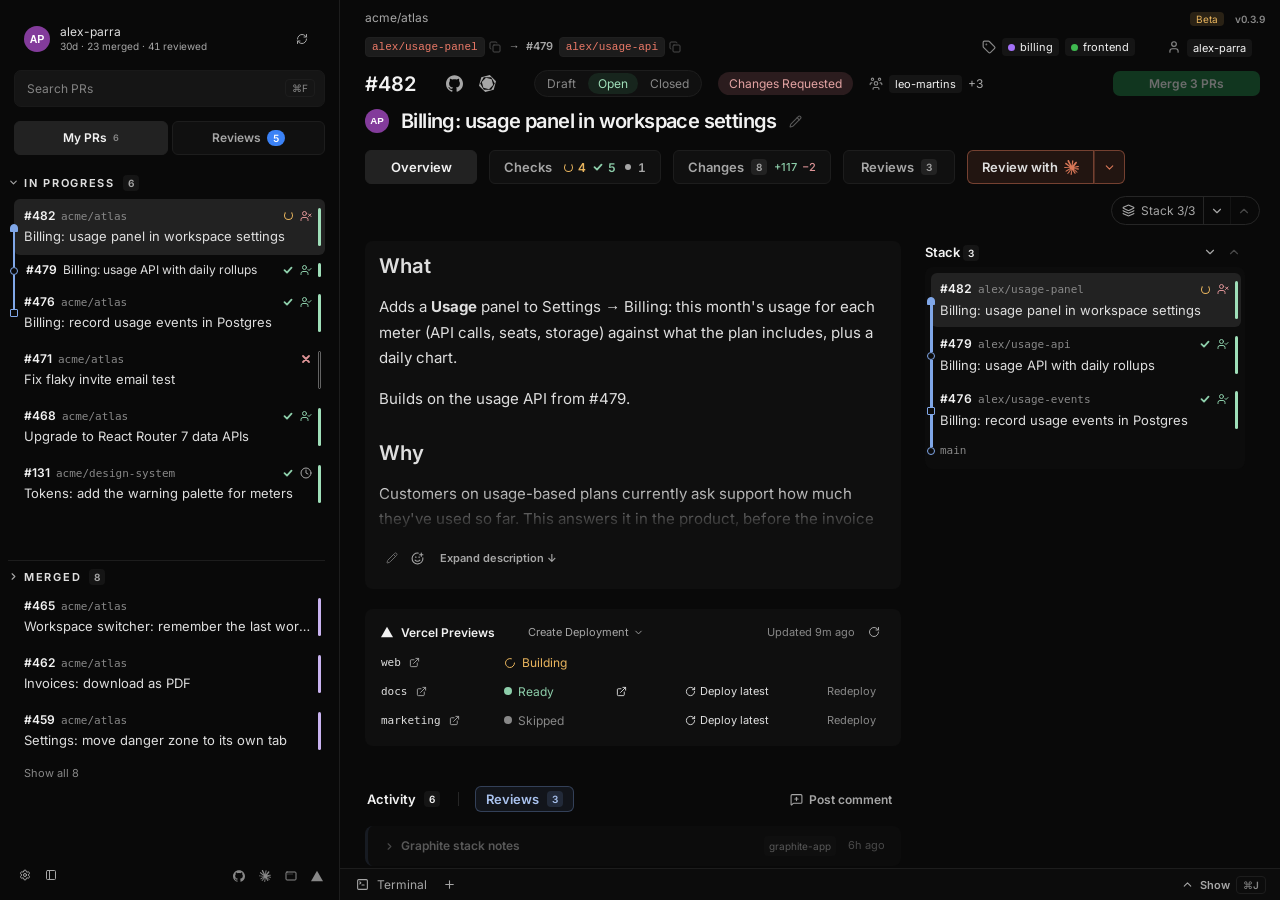
<file: demo/index.html>
<!doctype html>
<html lang="en" class="dark" data-theme="graphite">
  <head>
    <meta name="robots" content="noindex" />
    <script src="/demo/demo-data.js"></script>
    <script src="/demo/demo-mock.js"></script>
    <meta charset="UTF-8" />
    <meta name="viewport" content="width=device-width, initial-scale=1.0" />
    <title>Mergiato</title>
    <script src="/demo/theme-boot.js"></script>
    <script type="module" crossorigin src="/demo/assets/app-DUT8BTWd.js"></script>
    <link rel="modulepreload" crossorigin href="/demo/assets/image-CGSJ1eBO.js">
    <link rel="modulepreload" crossorigin href="/demo/assets/window-aI31EWzZ.js">
    <link rel="modulepreload" crossorigin href="/demo/assets/review-status-4G3mxthE.js">
    <link rel="modulepreload" crossorigin href="/demo/assets/styles-DaTssXra.js">
    <link rel="modulepreload" crossorigin href="/demo/assets/core-CDqm-P-H.js">
    <link rel="stylesheet" crossorigin href="/demo/assets/styles-7oLTgGEb.css">
    <link rel="stylesheet" crossorigin href="/demo/assets/app-T5a8l49c.css">
  </head>

  <body>
    <div id="root"></div>
  </body>
</html>
</file>
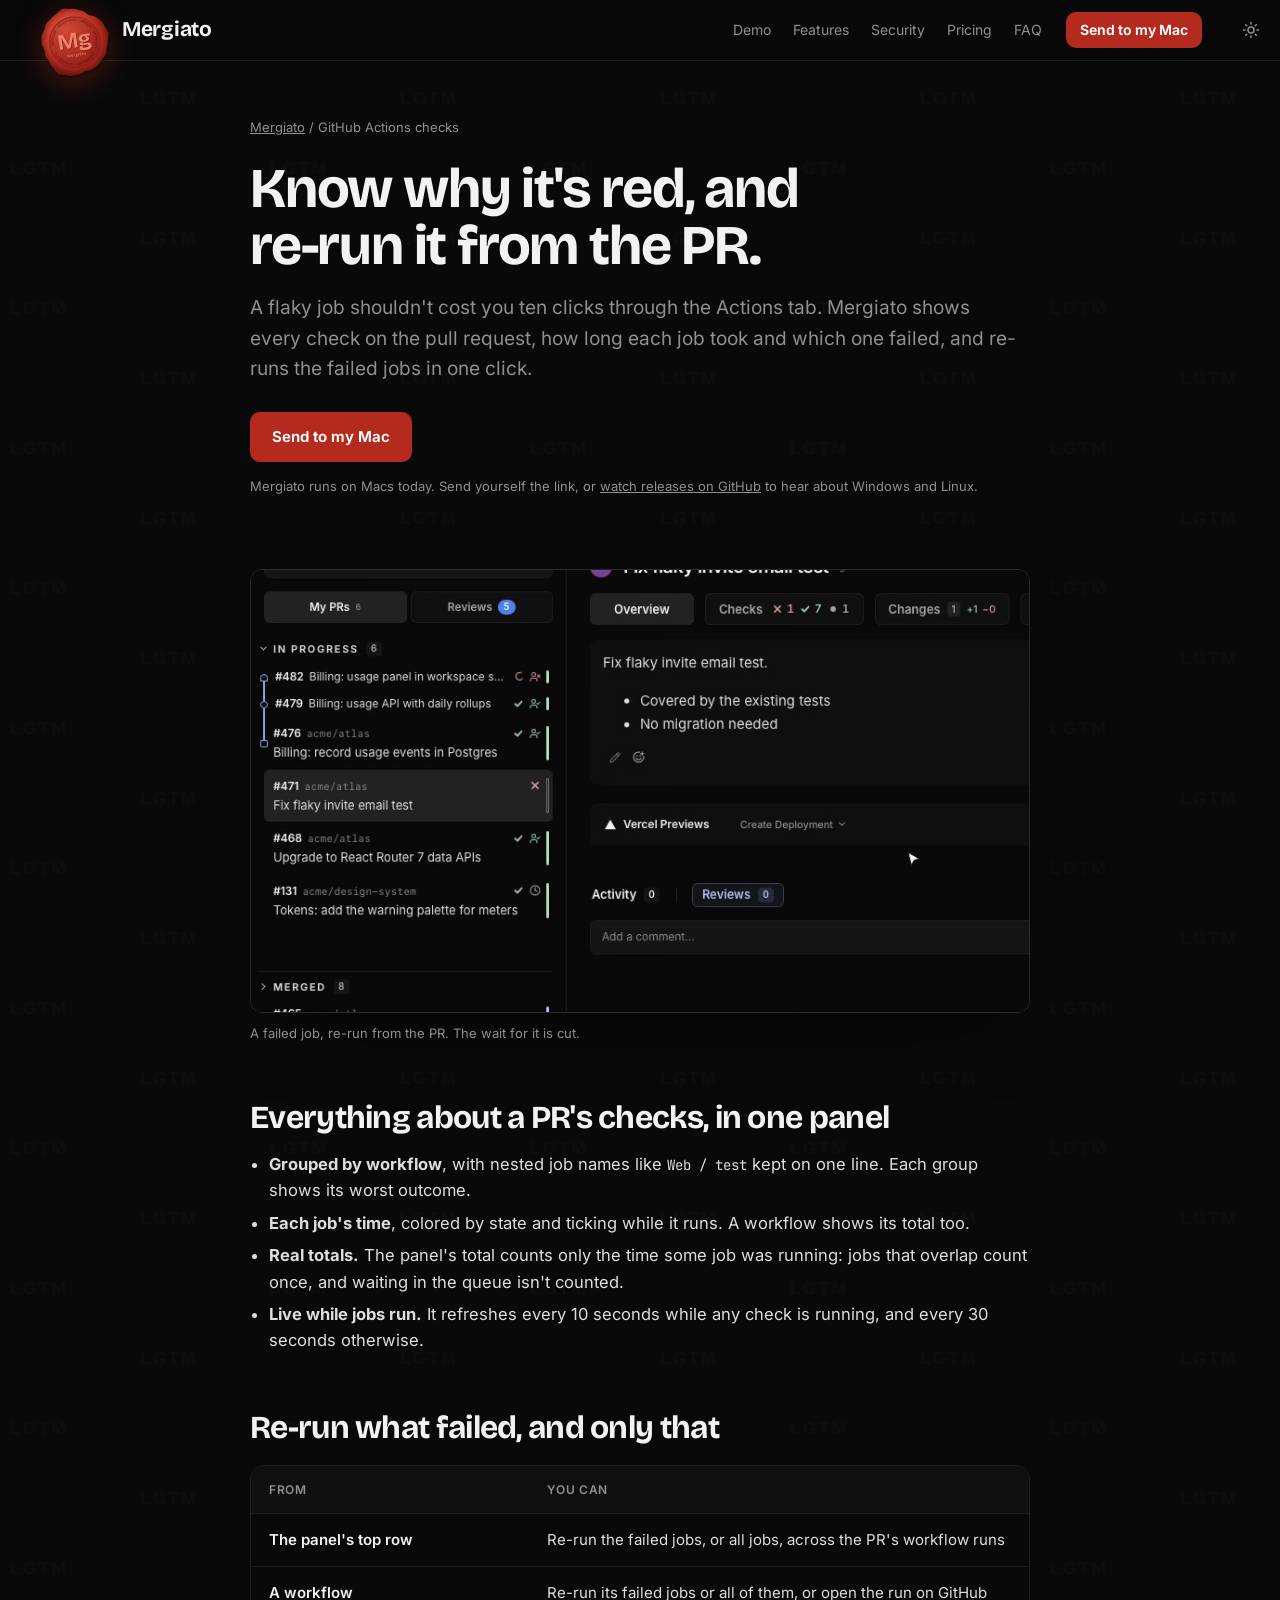
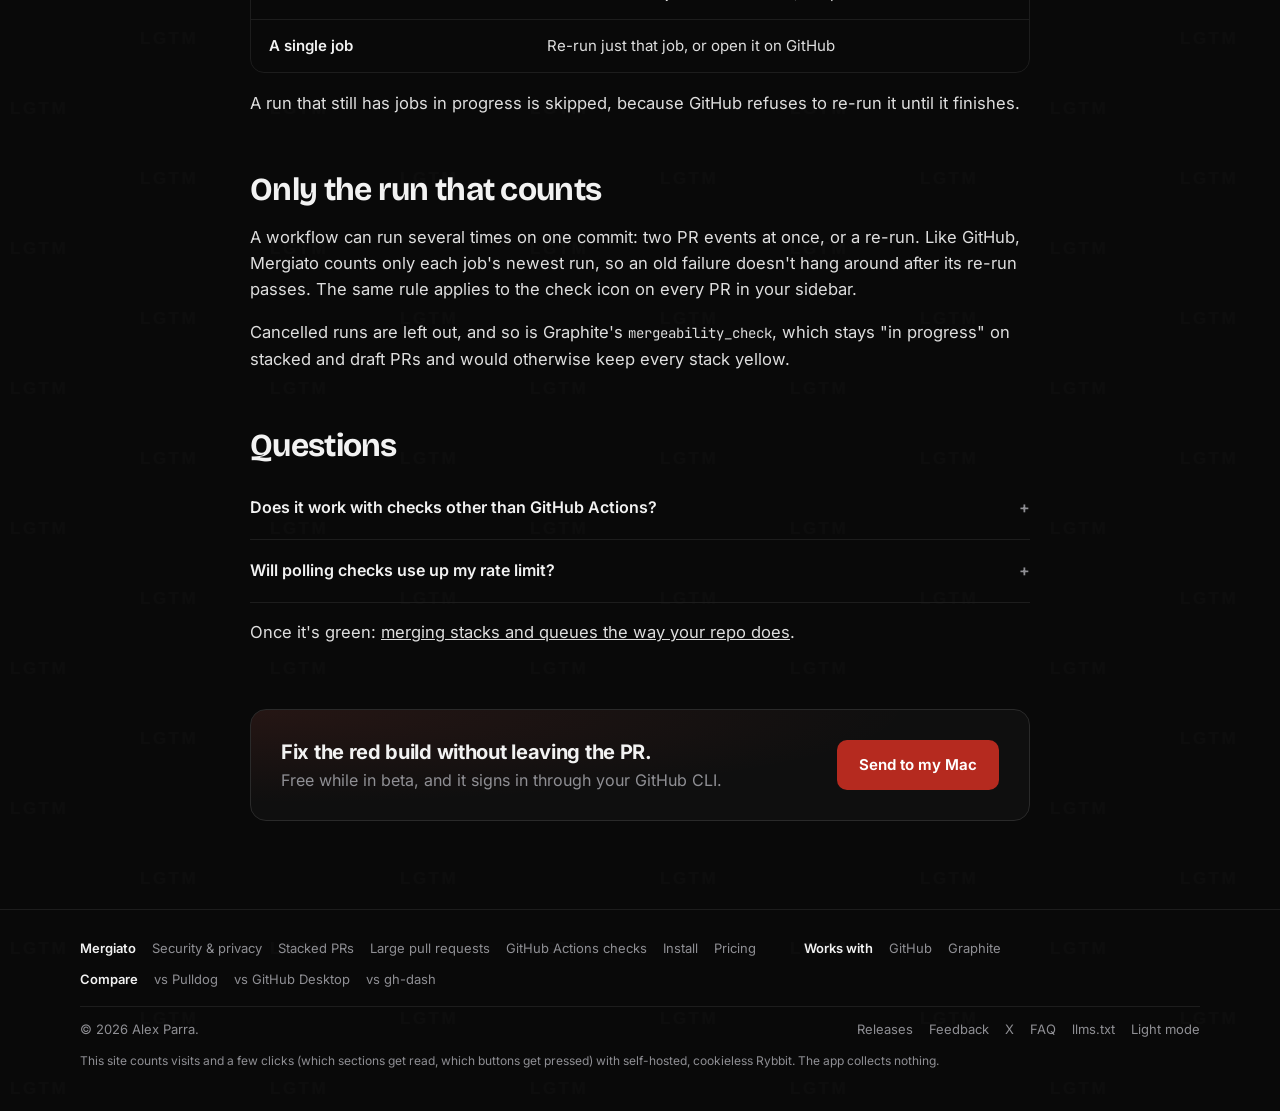
<file: github-actions/index.html>
<!doctype html>
<html lang="en" class="scroll-pt-18 scroll-smooth motion-reduce:scroll-auto">
  <head>
    <meta charset="utf-8" />
    <meta name="viewport" content="width=device-width, initial-scale=1" />
    <title>Re-run failed GitHub Actions jobs from the PR · Mergiato</title>
    <meta name="description" content="See every GitHub Actions job on the pull request with its time and state, and re-run the failed jobs, all of them, or just one, without opening the Actions tab." />
    <meta name="author" content="Alex Parra" />
    <meta name="application-name" content="Mergiato" />
    <link rel="canonical" href="https://mergiato.com/github-actions/" />
    <meta property="og:type" content="website" />
    <meta property="og:site_name" content="Mergiato" />
    <meta property="og:url" content="https://mergiato.com/github-actions/" />
    <meta property="og:title" content="Know why it's red, and fix it from the PR" />
    <meta property="og:description" content="See every GitHub Actions job on the pull request with its time and state, and re-run the failed jobs, all of them, or just one, without opening the Actions tab." />
    <meta property="og:image" content="https://mergiato.com/og/github-actions.jpg?v=397298ec" />
    <meta property="og:image:width" content="1200" />
    <meta property="og:image:height" content="630" />
    <meta property="og:image:alt" content="Mergiato: Re-run failed GitHub Actions jobs from the PR" />
    <meta name="twitter:card" content="summary_large_image" />
    <meta name="twitter:site" content="@mergiato" />
    <meta name="twitter:title" content="Know why it's red, and fix it from the PR" />
    <meta name="twitter:description" content="See every GitHub Actions job on the pull request with its time and state, and re-run the failed jobs, all of them, or just one, without opening the Actions tab." />
    <meta name="twitter:image" content="https://mergiato.com/og/github-actions.jpg?v=397298ec" />
    <meta name="theme-color" content="#090909" />
    <link rel="icon" href="/favicon.png" />
    <link rel="apple-touch-icon" href="/icon.png" />
    <!-- A plain-text summary for AI agents and LLMs (llmstxt.org). -->
    <link rel="alternate" type="text/plain" href="/llms.txt" title="Mergiato, for language models" />
    <!-- Fonts are served from here: faster first paint, and no visitor request goes to a third party. -->
    <link rel="preload" href="/fonts/inter-latin-wght-normal.woff2" as="font" type="font/woff2" crossorigin />
    <link
      rel="preload"
      href="/fonts/bricolage-grotesque-latin-opsz-normal.woff2"
      as="font"
      type="font/woff2"
      crossorigin
    />
    <style>
      /*! tailwindcss v4.3.3 | MIT License | https://tailwindcss.com */
@layer properties{@supports (((-webkit-hyphens:none)) and (not (margin-trim:inline))) or ((-moz-orient:inline) and (not (color:rgb(from red r g b)))){*,:before,:after,::backdrop{--tw-translate-x:0;--tw-translate-y:0;--tw-translate-z:0;--tw-border-style:solid;--tw-leading:initial;--tw-font-weight:initial;--tw-tracking:initial;--tw-shadow:0 0 #0000;--tw-shadow-color:initial;--tw-shadow-alpha:100%;--tw-inset-shadow:0 0 #0000;--tw-inset-shadow-color:initial;--tw-inset-shadow-alpha:100%;--tw-ring-color:initial;--tw-ring-shadow:0 0 #0000;--tw-inset-ring-color:initial;--tw-inset-ring-shadow:0 0 #0000;--tw-ring-inset:initial;--tw-ring-offset-width:0px;--tw-ring-offset-color:#fff;--tw-ring-offset-shadow:0 0 #0000;--tw-blur:initial;--tw-brightness:initial;--tw-contrast:initial;--tw-grayscale:initial;--tw-hue-rotate:initial;--tw-invert:initial;--tw-opacity:initial;--tw-saturate:initial;--tw-sepia:initial;--tw-drop-shadow:initial;--tw-drop-shadow-color:initial;--tw-drop-shadow-alpha:100%;--tw-drop-shadow-size:initial;--tw-backdrop-blur:initial;--tw-backdrop-brightness:initial;--tw-backdrop-contrast:initial;--tw-backdrop-grayscale:initial;--tw-backdrop-hue-rotate:initial;--tw-backdrop-invert:initial;--tw-backdrop-opacity:initial;--tw-backdrop-saturate:initial;--tw-backdrop-sepia:initial;--tw-duration:initial;--tw-content:""}}}@layer theme{:root,:host{--font-sans:"Inter", "Inter Fallback", -apple-system, BlinkMacSystemFont, "Segoe UI", sans-serif;--font-mono:"JetBrains Mono", ui-monospace, SFMono-Regular, Menlo, monospace;--spacing:.25rem;--font-weight-semibold:600;--font-weight-bold:700;--radius-md:.375rem;--radius-lg:.5rem;--radius-xl:.75rem;--radius-2xl:1rem;--default-transition-duration:.15s;--default-transition-timing-function:cubic-bezier(.4, 0, .2, 1);--default-font-family:var(--font-sans);--default-mono-font-family:var(--font-mono);--color-white:#fff;--color-page:#090909;--color-panel:#0f0f0f;--color-raised:#151515;--color-edge:#1d1d1d;--color-edge-strong:#2a2a2a;--color-fg:#f2f2f2;--color-body:#dedede;--color-muted:#8f8f94;--color-accent:#80a7e8;--color-accent-soft:#80a7e81f;--color-ok:#8dceaa;--color-ok-soft:#8dceaa1f;--color-bad:#dd9396;--color-wait:#e8b45d;--color-violet-soft:#c9b3f024;--color-merge:#1f7a42;--color-button:#f2f2f2;--color-button-fg:#111;--color-shadow:#000000b3;--color-app-sidebar:#0f0f0f;--color-app-input:#151515;--color-app-hover:#1a1a1a;--color-app-selected:#222;--color-app-file-head:#171717;--color-app-code:#080808;--color-app-branch:#ec7a68;--color-diff-add:#122018;--color-diff-del:#211519;--color-syn-keyword:#ff7b72;--color-syn-string:#a5d6ff;--color-syn-constant:#79c0ff;--color-syn-title:#d2a8ff;--color-pill-green:#17251d;--color-pill-green-fg:#9fdfb9;--color-pill-purple:#231c2d;--color-pill-purple-fg:#c9b3f0;--color-pill-neutral:#2b2b2b;--color-pill-neutral-fg:#d4d4d4;--color-pill-red:#2b1c1e;--color-pill-red-fg:#e3a3a3;--color-pill-amber:#2a2214;--color-claude:#d97757;--color-seal:#b52a1f;--color-seal-ink:#f3836f;--color-seal-soft:#e8513f1a;--font-display:"Bricolage Grotesque", "Inter", -apple-system, BlinkMacSystemFont, sans-serif}}@layer base{*,:after,:before,::backdrop{box-sizing:border-box;border:0 solid;margin:0;padding:0}::file-selector-button{box-sizing:border-box;border:0 solid;margin:0;padding:0}html,:host{-webkit-text-size-adjust:100%;tab-size:4;line-height:1.5;font-family:var(--default-font-family,-apple-system, BlinkMacSystemFont, "Segoe UI", Roboto, "Helvetica Neue", "Noto Sans", Arial, sans-serif, "Apple Color Emoji", "Segoe UI Emoji", "Segoe UI Symbol", "Noto Color Emoji");font-feature-settings:var(--default-font-feature-settings,normal);font-variation-settings:var(--default-font-variation-settings,normal);-webkit-tap-highlight-color:transparent}hr{height:0;color:inherit;border-top-width:1px}abbr:where([title]){-webkit-text-decoration:underline dotted;text-decoration:underline dotted}h1,h2,h3,h4,h5,h6{font-size:inherit;font-weight:inherit}a{color:inherit;-webkit-text-decoration:inherit;-webkit-text-decoration:inherit;-webkit-text-decoration:inherit;text-decoration:inherit}b,strong{font-weight:bolder}code,kbd,samp,pre{font-family:var(--default-mono-font-family,ui-monospace, SFMono-Regular, Menlo, Monaco, Consolas, "Liberation Mono", "Courier New", monospace);font-feature-settings:var(--default-mono-font-feature-settings,normal);font-variation-settings:var(--default-mono-font-variation-settings,normal);font-size:1em}small{font-size:80%}sub,sup{vertical-align:baseline;font-size:75%;line-height:0;position:relative}sub{bottom:-.25em}sup{top:-.5em}table{text-indent:0;border-color:inherit;border-collapse:collapse}:-moz-focusring:where(:not(iframe)){outline:auto}progress{vertical-align:baseline}summary{display:list-item}ol,ul,menu{list-style:none}img,svg,video,canvas,audio,iframe,embed,object{vertical-align:middle;display:block}img,video{max-width:100%;height:auto}button,input,select,optgroup,textarea{font:inherit;font-feature-settings:inherit;font-variation-settings:inherit;letter-spacing:inherit;color:inherit;opacity:1;background-color:#0000;border-radius:0}::file-selector-button{font:inherit;font-feature-settings:inherit;font-variation-settings:inherit;letter-spacing:inherit;color:inherit;opacity:1;background-color:#0000;border-radius:0}:where(select:is([multiple],[size])) optgroup{font-weight:bolder}:where(select:is([multiple],[size])) optgroup option{padding-inline-start:20px}::file-selector-button{margin-inline-end:4px}::placeholder{opacity:1}@supports (not ((-webkit-appearance:-apple-pay-button))) or (contain-intrinsic-size:1px){::placeholder{color:currentColor}@supports (color:color-mix(in lab, red, red)){::placeholder{color:color-mix(in oklab, currentcolor 50%, transparent)}}}textarea{resize:vertical}::-webkit-search-decoration{-webkit-appearance:none}::-webkit-date-and-time-value{min-height:1lh;text-align:inherit}::-webkit-datetime-edit{display:inline-flex}::-webkit-datetime-edit-fields-wrapper{padding:0}::-webkit-datetime-edit{padding-block:0}::-webkit-datetime-edit-year-field{padding-block:0}::-webkit-datetime-edit-month-field{padding-block:0}::-webkit-datetime-edit-day-field{padding-block:0}::-webkit-datetime-edit-hour-field{padding-block:0}::-webkit-datetime-edit-minute-field{padding-block:0}::-webkit-datetime-edit-second-field{padding-block:0}::-webkit-datetime-edit-millisecond-field{padding-block:0}::-webkit-datetime-edit-meridiem-field{padding-block:0}::-webkit-calendar-picker-indicator{line-height:1}:-moz-ui-invalid{box-shadow:none}button,input:where([type=button],[type=reset],[type=submit]){appearance:button}::file-selector-button{appearance:button}::-webkit-inner-spin-button{height:auto}::-webkit-outer-spin-button{height:auto}[hidden]:where(:not([hidden=until-found])){display:none!important}@font-face{font-family:Inter;font-style:normal;font-weight:100 900;font-display:swap;src:url(/fonts/inter-latin-wght-normal.woff2)format("woff2")}@font-face{font-family:Inter Fallback;src:local(Arial);ascent-override:90.44%;descent-override:22.52%;line-gap-override:0%;size-adjust:107.12%}@font-face{font-family:Bricolage Grotesque;font-style:normal;font-weight:200 800;font-display:swap;src:url(/fonts/bricolage-grotesque-latin-opsz-normal.woff2)format("woff2")}@font-face{font-family:JetBrains Mono;font-style:normal;font-weight:100 800;font-display:swap;src:url(/fonts/jetbrains-mono-latin-wght-normal.woff2)format("woff2")}:root{color-scheme:dark;--print:url("data:image/svg+xml,%3Csvg xmlns='http://www.w3.org/2000/svg' width='260' height='140'%3E%3Cg font-family='Helvetica Neue,Helvetica,Arial,sans-serif' font-weight='700' font-size='17' letter-spacing='2.5' fill='%23ffffff' fill-opacity='0.016'%3E%3Ctext x='10' y='34'%3ELGTM%3C/text%3E%3Ctext x='140' y='104'%3ELGTM%3C/text%3E%3C/g%3E%3C/svg%3E")}:root[data-theme=light]{color-scheme:light;--print:url("data:image/svg+xml,%3Csvg xmlns='http://www.w3.org/2000/svg' width='260' height='140'%3E%3Cg font-family='Helvetica Neue,Helvetica,Arial,sans-serif' font-weight='700' font-size='17' letter-spacing='2.5' fill='%23000000' fill-opacity='0.022'%3E%3Ctext x='10' y='34'%3ELGTM%3C/text%3E%3Ctext x='140' y='104'%3ELGTM%3C/text%3E%3C/g%3E%3C/svg%3E");--color-page:#fff;--color-panel:#f7f7f8;--color-raised:#efeff1;--color-edge:#e4e4e7;--color-edge-strong:#d4d4d8;--color-fg:#18181b;--color-body:#27272a;--color-muted:#5c5c66;--color-accent:#2f5fb3;--color-accent-soft:#2f5fb31a;--color-ok:#1a7f4b;--color-ok-soft:#1a7f4b1a;--color-bad:#c03b42;--color-wait:#a76a00;--color-violet-soft:#6b46c11a;--color-button:#18181b;--color-button-fg:#fff;--color-shadow:#0000002e;--color-app-sidebar:#f7f7f8;--color-app-input:#fff;--color-app-hover:#f0f0f2;--color-app-selected:#e8e8eb;--color-app-file-head:#f6f6f7;--color-app-code:#fff;--color-app-branch:#c4553f;--color-diff-add:#e6f6ec;--color-diff-del:#fcebec;--color-syn-keyword:#cf222e;--color-syn-string:#0a3069;--color-syn-constant:#0550ae;--color-syn-title:#8250df;--color-pill-green:#e3f4ea;--color-pill-green-fg:#1a6b3f;--color-pill-purple:#efe7fb;--color-pill-purple-fg:#6b46c1;--color-pill-neutral:#e8e8eb;--color-pill-neutral-fg:#3f3f46;--color-pill-red:#fbe8e9;--color-pill-red-fg:#a8323a;--color-pill-amber:#fbf1dc;--color-seal-ink:#a3241a;--color-seal-soft:#b52a1f12}body{background-image:var(--print)}code,kbd,pre{font-family:var(--font-mono);font-variant-ligatures:none}code,kbd{font-size:.85em}kbd{border:1px solid var(--color-edge-strong);min-width:1.9em;color:var(--color-fg);text-align:center;border-bottom-width:2px;border-radius:6px;padding:1px 6px;display:inline-block}details{border-bottom:1px solid var(--color-edge);padding:18px 0}summary{color:var(--color-fg);cursor:pointer;font-weight:600;list-style:none}summary::-webkit-details-marker{display:none}summary:after{content:"+";float:right;color:var(--color-muted)}details[open] summary:after{content:"−"}details p{max-width:72ch;color:var(--color-muted);margin-top:10px}@media (prefers-reduced-motion:reduce){*,:before,:after{transition:none!important;animation:none!important}}}@layer prose{.prose h2{color:var(--color-fg);font-family:var(--font-display);letter-spacing:-.7px;text-wrap:balance;margin:56px 0 14px;font-size:clamp(24px,3vw,32px);font-weight:700;line-height:1.1}.prose h2:first-child{margin-top:0}.prose h3{color:var(--color-fg);margin:28px 0 8px;font-size:18px;font-weight:700}.prose :where(p,ul,ol){margin-block:1em}.prose :where(ul,ol){padding-left:1.2em}.prose ul{list-style:outside}.prose ol{list-style:decimal}.prose :where(p,li){color:var(--color-body);font-size:16.5px}.prose li+li{margin-top:6px}.prose a{text-decoration:underline}.prose details p{margin:10px 0 0}.prose figure{margin:24px 0}.prose table{border:1px solid var(--color-edge);border-collapse:separate;border-spacing:0;background:var(--color-page);border-radius:14px;width:100%;margin:20px 0 8px;font-size:15px;overflow:hidden}.prose :where(th,td){border-bottom:1px solid var(--color-edge);text-align:left;vertical-align:top;padding:14px 18px}.prose tr:last-child td{border-bottom:0}.prose thead th{background:var(--color-panel);color:var(--color-muted);letter-spacing:.6px;text-transform:uppercase;font-size:12px;font-weight:600}.prose td:first-child{width:20%;color:var(--color-fg);font-weight:600}.prose td:nth-child(2){width:36%;color:var(--color-muted)}.prose td:last-child{color:var(--color-body)}@media not all and (min-width:761px){.prose :where(table,tbody,tr,td){display:block;width:100%!important}.prose thead{display:none}.prose tr{border-bottom:1px solid var(--color-edge)}.prose td{border:0;padding:6px 16px}.prose td:first-child{padding-top:14px}.prose td:last-child{padding-bottom:14px}}}@layer utilities{.absolute{position:absolute}.fixed{position:fixed}.sticky{position:sticky}.-top-15{top:calc(var(--spacing) * -15)}.top-0{top:0}.top-3\.25{top:calc(var(--spacing) * 3.25)}.right-3{right:calc(var(--spacing) * 3)}.bottom-6{bottom:calc(var(--spacing) * 6)}.left-1\/2{left:50%}.left-4{left:calc(var(--spacing) * 4)}.z-20{z-index:20}.z-30{z-index:30}.z-60{z-index:60}.m-0{margin:0}.m-auto{margin:auto}.mx-auto{margin-inline:auto}.mt-1\.5{margin-top:calc(var(--spacing) * 1.5)}.mt-2{margin-top:calc(var(--spacing) * 2)}.mt-2\.5{margin-top:calc(var(--spacing) * 2.5)}.mt-3\.5{margin-top:calc(var(--spacing) * 3.5)}.mt-16{margin-top:calc(var(--spacing) * 16)}.mr-2{margin-right:calc(var(--spacing) * 2)}.-mb-4{margin-bottom:calc(var(--spacing) * -4)}.mb-2\.5{margin-bottom:calc(var(--spacing) * 2.5)}.mb-3{margin-bottom:calc(var(--spacing) * 3)}.mb-4{margin-bottom:calc(var(--spacing) * 4)}.mb-4\.5{margin-bottom:calc(var(--spacing) * 4.5)}.mb-5{margin-bottom:calc(var(--spacing) * 5)}.mb-5\.5{margin-bottom:calc(var(--spacing) * 5.5)}.mb-7{margin-bottom:calc(var(--spacing) * 7)}.ml-auto{margin-left:auto}.block{display:block}.flex{display:flex}.grid{display:grid}.hidden{display:none}.inline-flex{display:inline-flex}.size-4\.5{width:calc(var(--spacing) * 4.5);height:calc(var(--spacing) * 4.5)}.size-6{width:calc(var(--spacing) * 6);height:calc(var(--spacing) * 6)}.size-8\.5{width:calc(var(--spacing) * 8.5);height:calc(var(--spacing) * 8.5)}.size-\[62px\]{width:62px;height:62px}.h-15{height:calc(var(--spacing) * 15)}.h-auto{height:auto}.w-\[min\(520px\,100\%_-_32px\)\]{width:min(520px,100% - 32px)}.w-\[min\(780px\,100\%_-_32px\)\]{width:min(780px,100% - 32px)}.w-\[min\(1120px\,100\%_-_32px\)\]{width:min(1120px,100% - 32px)}.w-\[min\(1200px\,100\%_-_32px\)\]{width:min(1200px,100% - 32px)}.w-full{width:100%}.max-w-\[21ch\]{max-width:21ch}.max-w-\[64ch\]{max-width:64ch}.shrink-0{flex-shrink:0}.basis-full{flex-basis:100%}.-translate-x-1\/2{--tw-translate-x:calc(calc(1 / 2 * 100%) * -1);translate:var(--tw-translate-x) var(--tw-translate-y)}.cursor-pointer{cursor:pointer}.scroll-pt-18{scroll-padding-top:calc(var(--spacing) * 18)}.grid-cols-\[28px_1fr\]{grid-template-columns:28px 1fr}.flex-wrap{flex-wrap:wrap}.place-items-center{place-items:center}.items-baseline{align-items:baseline}.items-center{align-items:center}.justify-between{justify-content:space-between}.gap-2{gap:calc(var(--spacing) * 2)}.gap-2\.5{gap:calc(var(--spacing) * 2.5)}.gap-3{gap:calc(var(--spacing) * 3)}.gap-3\.5{gap:calc(var(--spacing) * 3.5)}.gap-5{gap:calc(var(--spacing) * 5)}.gap-5\.5{gap:calc(var(--spacing) * 5.5)}.gap-6{gap:calc(var(--spacing) * 6)}.gap-x-4{column-gap:calc(var(--spacing) * 4)}.gap-x-12{column-gap:calc(var(--spacing) * 12)}.gap-y-1\.5{row-gap:calc(var(--spacing) * 1.5)}.gap-y-2\.5{row-gap:calc(var(--spacing) * 2.5)}.self-start{align-self:flex-start}.overflow-x-hidden{overflow-x:hidden}.scroll-smooth{scroll-behavior:smooth}.rounded-2xl{border-radius:var(--radius-2xl)}.rounded-\[10px\]{border-radius:10px}.rounded-lg{border-radius:var(--radius-lg)}.rounded-md{border-radius:var(--radius-md)}.rounded-xl{border-radius:var(--radius-xl)}.border{border-style:var(--tw-border-style);border-width:1px}.border-t{border-top-style:var(--tw-border-style);border-top-width:1px}.border-b{border-bottom-style:var(--tw-border-style);border-bottom-width:1px}.border-edge{border-color:var(--color-edge)}.border-edge-strong{border-color:var(--color-edge-strong)}.bg-button{background-color:var(--color-button)}.bg-page{background-color:var(--color-page)}.bg-page\/82{background-color:#090909d1}@supports (color:color-mix(in lab, red, red)){.bg-page\/82{background-color:color-mix(in oklab, var(--color-page) 82%, transparent)}}.bg-panel{background-color:var(--color-panel)}.bg-raised{background-color:var(--color-raised)}.bg-seal{background-color:var(--color-seal)}.bg-\[radial-gradient\(ellipse_at_0\%_0\%\,var\(--color-seal-soft\)\,transparent_60\%\)\]{background-image:radial-gradient(ellipse at 0% 0%,var(--color-seal-soft),transparent 60%)}.px-2{padding-inline:calc(var(--spacing) * 2)}.px-3{padding-inline:calc(var(--spacing) * 3)}.px-3\.5{padding-inline:calc(var(--spacing) * 3.5)}.px-4{padding-inline:calc(var(--spacing) * 4)}.px-5\.5{padding-inline:calc(var(--spacing) * 5.5)}.px-6\.5{padding-inline:calc(var(--spacing) * 6.5)}.px-7\.5{padding-inline:calc(var(--spacing) * 7.5)}.py-0\.75{padding-block:calc(var(--spacing) * .75)}.py-1\.5{padding-block:calc(var(--spacing) * 1.5)}.py-1\.75{padding-block:calc(var(--spacing) * 1.75)}.py-2{padding-block:calc(var(--spacing) * 2)}.py-2\.5{padding-block:calc(var(--spacing) * 2.5)}.py-3\.5{padding-block:calc(var(--spacing) * 3.5)}.py-3\.25{padding-block:calc(var(--spacing) * 3.25)}.py-6\.5{padding-block:calc(var(--spacing) * 6.5)}.pt-6\.5{padding-top:calc(var(--spacing) * 6.5)}.pt-7{padding-top:calc(var(--spacing) * 7)}.pt-10{padding-top:calc(var(--spacing) * 10)}.pt-14{padding-top:calc(var(--spacing) * 14)}.pr-1\.5{padding-right:calc(var(--spacing) * 1.5)}.pb-2{padding-bottom:calc(var(--spacing) * 2)}.pb-4{padding-bottom:calc(var(--spacing) * 4)}.pb-5\.5{padding-bottom:calc(var(--spacing) * 5.5)}.pb-10{padding-bottom:calc(var(--spacing) * 10)}.pb-22{padding-bottom:calc(var(--spacing) * 22)}.pl-3{padding-left:calc(var(--spacing) * 3)}.font-display{font-family:var(--font-display)}.font-mono{font-family:var(--font-mono)}.font-sans{font-family:var(--font-sans)}.text-\[16px\]\/\[1\.6\]{font-size:16px;line-height:1.6}.text-\[11px\]{font-size:11px}.text-\[12px\]{font-size:12px}.text-\[13px\]{font-size:13px}.text-\[14px\]{font-size:14px}.text-\[15px\]{font-size:15px}.text-\[16px\]{font-size:16px}.text-\[20px\]{font-size:20px}.text-\[21px\]{font-size:21px}.text-\[22px\]{font-size:22px}.text-\[clamp\(16px\,2\.2vw\,19px\)\]{font-size:clamp(16px,2.2vw,19px)}.text-\[clamp\(34px\,5vw\,56px\)\]{font-size:clamp(34px,5vw,56px)}.leading-\[1\.03\]{--tw-leading:1.03;line-height:1.03}.font-\[650\]{--tw-font-weight:650;font-weight:650}.font-bold{--tw-font-weight:var(--font-weight-bold);font-weight:var(--font-weight-bold)}.font-semibold{--tw-font-weight:var(--font-weight-semibold);font-weight:var(--font-weight-semibold)}.tracking-\[-0\.3px\]{--tw-tracking:-.3px;letter-spacing:-.3px}.tracking-\[-0\.4px\]{--tw-tracking:-.4px;letter-spacing:-.4px}.tracking-\[-1\.2px\]{--tw-tracking:-1.2px;letter-spacing:-1.2px}.text-balance{text-wrap:balance}.whitespace-nowrap{white-space:nowrap}.text-body{color:var(--color-body)}.text-button-fg{color:var(--color-button-fg)}.text-fg{color:var(--color-fg)}.text-muted{color:var(--color-muted)}.text-white{color:var(--color-white)}.no-underline{text-decoration-line:none}.underline{text-decoration-line:underline}.antialiased{-webkit-font-smoothing:antialiased;-moz-osx-font-smoothing:grayscale}.shadow-\[0_20px_50px_-20px_var\(--color-shadow\)\]{--tw-shadow:0 20px 50px -20px var(--tw-shadow-color,var(--color-shadow));box-shadow:var(--tw-inset-shadow), var(--tw-inset-ring-shadow), var(--tw-ring-offset-shadow), var(--tw-ring-shadow), var(--tw-shadow)}.shadow-\[0_30px_80px_-40px_var\(--color-shadow\)\]{--tw-shadow:0 30px 80px -40px var(--tw-shadow-color,var(--color-shadow));box-shadow:var(--tw-inset-shadow), var(--tw-inset-ring-shadow), var(--tw-ring-offset-shadow), var(--tw-ring-shadow), var(--tw-shadow)}.shadow-\[0_40px_120px_-30px_var\(--color-shadow\)\]{--tw-shadow:0 40px 120px -30px var(--tw-shadow-color,var(--color-shadow));box-shadow:var(--tw-inset-shadow), var(--tw-inset-ring-shadow), var(--tw-ring-offset-shadow), var(--tw-ring-shadow), var(--tw-shadow)}.blur{--tw-blur:blur(8px);filter:var(--tw-blur,) var(--tw-brightness,) var(--tw-contrast,) var(--tw-grayscale,) var(--tw-hue-rotate,) var(--tw-invert,) var(--tw-saturate,) var(--tw-sepia,) var(--tw-drop-shadow,)}.drop-shadow-\[0_6px_14px_rgb\(181_42_31\/0\.4\)\]{--tw-drop-shadow-size:drop-shadow(0 6px 14px var(--tw-drop-shadow-color,#b52a1f66));--tw-drop-shadow:var(--tw-drop-shadow-size);filter:var(--tw-blur,) var(--tw-brightness,) var(--tw-contrast,) var(--tw-grayscale,) var(--tw-hue-rotate,) var(--tw-invert,) var(--tw-saturate,) var(--tw-sepia,) var(--tw-drop-shadow,)}.backdrop-blur-\[14px\]{--tw-backdrop-blur:blur(14px);-webkit-backdrop-filter:var(--tw-backdrop-blur,) var(--tw-backdrop-brightness,) var(--tw-backdrop-contrast,) var(--tw-backdrop-grayscale,) var(--tw-backdrop-hue-rotate,) var(--tw-backdrop-invert,) var(--tw-backdrop-opacity,) var(--tw-backdrop-saturate,) var(--tw-backdrop-sepia,);backdrop-filter:var(--tw-backdrop-blur,) var(--tw-backdrop-brightness,) var(--tw-backdrop-contrast,) var(--tw-backdrop-grayscale,) var(--tw-backdrop-hue-rotate,) var(--tw-backdrop-invert,) var(--tw-backdrop-opacity,) var(--tw-backdrop-saturate,) var(--tw-backdrop-sepia,)}.transition-\[translate\,opacity\]{transition-property:translate,opacity;transition-timing-function:var(--tw-ease,var(--default-transition-timing-function));transition-duration:var(--tw-duration,var(--default-transition-duration))}.duration-120{--tw-duration:.12s;transition-duration:.12s}.\[counter-increment\:step\]{counter-increment:step}.\[counter-reset\:step\]{counter-reset:step}.backdrop\:bg-\[rgb\(0_0_0\/0\.55\)\]::backdrop{background-color:#0000008c}.backdrop\:backdrop-blur-\[4px\]::backdrop{--tw-backdrop-blur:blur(4px);-webkit-backdrop-filter:var(--tw-backdrop-blur,) var(--tw-backdrop-brightness,) var(--tw-backdrop-contrast,) var(--tw-backdrop-grayscale,) var(--tw-backdrop-hue-rotate,) var(--tw-backdrop-invert,) var(--tw-backdrop-opacity,) var(--tw-backdrop-saturate,) var(--tw-backdrop-sepia,);backdrop-filter:var(--tw-backdrop-blur,) var(--tw-backdrop-brightness,) var(--tw-backdrop-contrast,) var(--tw-backdrop-grayscale,) var(--tw-backdrop-hue-rotate,) var(--tw-backdrop-invert,) var(--tw-backdrop-opacity,) var(--tw-backdrop-saturate,) var(--tw-backdrop-sepia,)}.before\:grid:before{content:var(--tw-content);display:grid}.before\:size-7:before{content:var(--tw-content);width:calc(var(--spacing) * 7);height:calc(var(--spacing) * 7)}.before\:place-items-center:before{content:var(--tw-content);place-items:center}.before\:rounded-full:before{content:var(--tw-content);border-radius:3.40282e38px}.before\:bg-raised:before{content:var(--tw-content);background-color:var(--color-raised)}.before\:text-\[13px\]:before{content:var(--tw-content);font-size:13px}.before\:font-bold:before{content:var(--tw-content);--tw-font-weight:var(--font-weight-bold);font-weight:var(--font-weight-bold)}.before\:text-fg:before{content:var(--tw-content);color:var(--color-fg)}.before\:content-\[counter\(step\)\]:before{--tw-content:counter(step);content:var(--tw-content)}@media (hover:hover){.hover\:-translate-y-px:hover{--tw-translate-y:-1px;translate:var(--tw-translate-x) var(--tw-translate-y)}.hover\:bg-raised:hover{background-color:var(--color-raised)}.hover\:text-fg:hover{color:var(--color-fg)}.hover\:opacity-90:hover{opacity:.9}}.focus\:top-3:focus{top:calc(var(--spacing) * 3)}@media (prefers-reduced-motion:reduce){.motion-reduce\:scroll-auto{scroll-behavior:auto}}@media (min-width:481px){.xs\:grid{display:grid}.xs\:pr-9\.5{padding-right:calc(var(--spacing) * 9.5)}}@media (min-width:761px){.md\:-mb-4\.5{margin-bottom:calc(var(--spacing) * -4.5)}.md\:ml-0{margin-left:0}.md\:flex{display:flex}.md\:size-18{width:calc(var(--spacing) * 18);height:calc(var(--spacing) * 18)}}@media (min-width:1292px){.min-\[1292px\]\:pr-0{padding-right:0}}.light\:block:where([data-theme=light],[data-theme=light] *){display:block}.light\:hidden:where([data-theme=light],[data-theme=light] *){display:none}.\[\&_a\]\:text-muted a{color:var(--color-muted)}.\[\&_a\]\:underline a{text-decoration-line:underline}.\[\&_a\:hover\]\:text-fg a:hover,.\[\&_strong\]\:text-fg strong{color:var(--color-fg)}}@layer components;@property --tw-translate-x{syntax:"*";inherits:false;initial-value:0}@property --tw-translate-y{syntax:"*";inherits:false;initial-value:0}@property --tw-translate-z{syntax:"*";inherits:false;initial-value:0}@property --tw-border-style{syntax:"*";inherits:false;initial-value:solid}@property --tw-leading{syntax:"*";inherits:false}@property --tw-font-weight{syntax:"*";inherits:false}@property --tw-tracking{syntax:"*";inherits:false}@property --tw-shadow{syntax:"*";inherits:false;initial-value:0 0 #0000}@property --tw-shadow-color{syntax:"*";inherits:false}@property --tw-shadow-alpha{syntax:"<percentage>";inherits:false;initial-value:100%}@property --tw-inset-shadow{syntax:"*";inherits:false;initial-value:0 0 #0000}@property --tw-inset-shadow-color{syntax:"*";inherits:false}@property --tw-inset-shadow-alpha{syntax:"<percentage>";inherits:false;initial-value:100%}@property --tw-ring-color{syntax:"*";inherits:false}@property --tw-ring-shadow{syntax:"*";inherits:false;initial-value:0 0 #0000}@property --tw-inset-ring-color{syntax:"*";inherits:false}@property --tw-inset-ring-shadow{syntax:"*";inherits:false;initial-value:0 0 #0000}@property --tw-ring-inset{syntax:"*";inherits:false}@property --tw-ring-offset-width{syntax:"<length>";inherits:false;initial-value:0}@property --tw-ring-offset-color{syntax:"*";inherits:false;initial-value:#fff}@property --tw-ring-offset-shadow{syntax:"*";inherits:false;initial-value:0 0 #0000}@property --tw-blur{syntax:"*";inherits:false}@property --tw-brightness{syntax:"*";inherits:false}@property --tw-contrast{syntax:"*";inherits:false}@property --tw-grayscale{syntax:"*";inherits:false}@property --tw-hue-rotate{syntax:"*";inherits:false}@property --tw-invert{syntax:"*";inherits:false}@property --tw-opacity{syntax:"*";inherits:false}@property --tw-saturate{syntax:"*";inherits:false}@property --tw-sepia{syntax:"*";inherits:false}@property --tw-drop-shadow{syntax:"*";inherits:false}@property --tw-drop-shadow-color{syntax:"*";inherits:false}@property --tw-drop-shadow-alpha{syntax:"<percentage>";inherits:false;initial-value:100%}@property --tw-drop-shadow-size{syntax:"*";inherits:false}@property --tw-backdrop-blur{syntax:"*";inherits:false}@property --tw-backdrop-brightness{syntax:"*";inherits:false}@property --tw-backdrop-contrast{syntax:"*";inherits:false}@property --tw-backdrop-grayscale{syntax:"*";inherits:false}@property --tw-backdrop-hue-rotate{syntax:"*";inherits:false}@property --tw-backdrop-invert{syntax:"*";inherits:false}@property --tw-backdrop-opacity{syntax:"*";inherits:false}@property --tw-backdrop-saturate{syntax:"*";inherits:false}@property --tw-backdrop-sepia{syntax:"*";inherits:false}@property --tw-duration{syntax:"*";inherits:false}@property --tw-content{syntax:"*";inherits:false;initial-value:""}
    </style>
    <!-- Visit counts: self-hosted Rybbit, cookieless. No identify() calls, so it stores nothing on the visitor's device. -->
    <script>
      // Only the live site counts: local copies, previews and file:// views load nothing. ?notrack opts this
      // browser out for good (the maker's own checks), ?track opts it back in.
      (() => {
        const params = new URLSearchParams(location.search);
        try {
          if (params.has("notrack")) localStorage.setItem("disable-rybbit", "1");
          if (params.has("track")) localStorage.removeItem("disable-rybbit");
          if (params.has("notrack") || params.has("track")) {
            params.delete("notrack");
            params.delete("track");
            history.replaceState(null, "", location.pathname + (params.size ? `?${params}` : "") + location.hash);
          }
          if (localStorage.getItem("disable-rybbit") !== null) return;
        } catch {}
        if (location.hostname !== "mergiato.com") return;
        const script = document.createElement("script");
        script.src = "https://stats.vineleafapps.com/api/script.js";
        script.dataset.siteId = "eff85bc59b62";
        script.defer = true;
        document.head.append(script);
      })();
    </script>
    <script>
      // Dark unless the visitor picked light, whatever the system says: it's the app's own default.
      document.documentElement.dataset.theme = "dark";
      try {
        if (localStorage.getItem("theme") === "light") document.documentElement.dataset.theme = "light";
      } catch {}
    </script>
        <script type="application/ld+json">
      {
        "@context": "https://schema.org",
        "@graph": [
          {
            "@type": "WebPage",
            "@id": "https://mergiato.com/github-actions/",
            "url": "https://mergiato.com/github-actions/",
            "name": "Re-run failed GitHub Actions jobs from the PR",
            "description": "See every GitHub Actions job on the pull request with its time and state, and re-run the failed jobs, all of them, or just one, without opening the Actions tab.",
            "isPartOf": {
              "@id": "https://mergiato.com/#website"
            },
            "about": {
              "@id": "https://mergiato.com/#app"
            }
          },
          {
            "@type": "BreadcrumbList",
            "itemListElement": [
              {
                "@type": "ListItem",
                "position": 1,
                "name": "Mergiato",
                "item": "https://mergiato.com/"
              },
              {
                "@type": "ListItem",
                "position": 2,
                "name": "GitHub Actions checks",
                "item": "https://mergiato.com/github-actions/"
              }
            ]
          }
        ]
      }
    </script>
    <script type="application/ld+json">
      {
        "@context": "https://schema.org",
        "@graph": [
          {
            "@type": "VideoObject",
            "name": "A failed job re-run from the PR's Checks panel, turning green",
            "description": "A failed job, re-run from the PR. The wait for it is cut.",
            "thumbnailUrl": "https://mergiato.com/media/checks-poster.jpg",
            "contentUrl": "https://mergiato.com/media/checks.mp4",
            "uploadDate": "2026-10-25T19:28:13Z",
            "duration": "PT9S",
            "width": 838,
            "height": 476
          }
        ]
      }
    </script>

  </head>
  <body class="overflow-x-hidden bg-page font-sans text-[16px]/[1.6] text-body antialiased">
    <a class="absolute -top-15 left-4 z-30 rounded-lg bg-button px-3.5 py-2 text-button-fg focus:top-3" href="#main"
      >Skip to content</a
    >
    <nav aria-label="Main" class="sticky top-0 z-20 border-b border-edge bg-page/82 backdrop-blur-[14px]">
      <!-- 40px wider each side than the content, so the logo and Download sit just outside its edges. Room on
           the right for the theme button until the window leaves it a 46px margin (1292px). -->
      <div class="mx-auto flex h-15 w-[min(1200px,100%_-_32px)] items-center gap-6 xs:pr-9.5 min-[1292px]:pr-0">
        <!-- The icon's wax seal alone, bigger than the bar: it hangs over the edge like a seal on a letter. -->
        <a
          class="inline-flex items-center gap-2.5 font-display text-[21px] font-bold tracking-[-0.3px] text-fg"
          href="/"
          ><img
            class="mt-1.5 -mb-4 size-[62px] self-start drop-shadow-[0_6px_14px_rgb(181_42_31/0.4)] md:-mb-4.5 md:size-18"
            src="/seal.svg"
            width="72"
            height="72"
            alt=""
          />Mergiato</a
        >
        <span class="ml-auto hidden gap-5.5 text-[14px] md:flex [&_a]:text-muted [&_a:hover]:text-fg">
          <a href="/#demo">Demo</a>
          <a href="/#features">Features</a>
          <a href="/security/">Security</a>
          <a href="/pricing/">Pricing</a>
          <a href="/#faq">FAQ</a>
        </span>
        <a
          class="inline-flex items-center gap-2 rounded-[10px] bg-seal font-[650] whitespace-nowrap text-white transition-[translate,opacity] duration-120 hover:-translate-y-px hover:opacity-90 ml-auto px-3.5 py-1.75 text-[14px] md:ml-0"
          data-download
          data-place="nav"
          href="https://github.com/alex-parra/mergiato-pull-request-app/releases/latest"
          ><span data-download-label>Download</span></a
        >
        <!-- Pinned to the window's right edge. Too narrow for both, the Download button wins and the footer
             keeps the switch. The icon shows the theme a click switches to. -->
        <button
          type="button"
          class="absolute top-3.25 right-3 hidden size-8.5 shrink-0 cursor-pointer place-items-center rounded-lg text-muted hover:bg-raised hover:text-fg xs:grid"
          data-theme-toggle
          aria-label="Switch to light mode"
        >
          <svg
            class="size-4.5 light:hidden"
            viewBox="0 0 24 24"
            fill="none"
            stroke="currentColor"
            stroke-width="2"
            stroke-linecap="round"
            aria-hidden="true"
          >
            <circle cx="12" cy="12" r="4" />
            <path
              d="M12 2v2M12 20v2M4.9 4.9l1.4 1.4M17.7 17.7l1.4 1.4M2 12h2M20 12h2M4.9 19.1l1.4-1.4M17.7 6.3l1.4-1.4"
            />
          </svg>
          <svg
            class="hidden size-4.5 light:block"
            viewBox="0 0 24 24"
            fill="none"
            stroke="currentColor"
            stroke-width="2"
            stroke-linecap="round"
            aria-hidden="true"
          >
            <path d="M20 14.5A8 8 0 0 1 9.5 4 8 8 0 1 0 20 14.5z" />
          </svg>
        </button>
      </div>
    </nav>

    <main id="main"><div class="pt-14 pb-2">
  <div class="mx-auto w-[min(780px,100%_-_32px)]">
    <nav class="mb-5.5 text-[13px] text-muted [&_a]:underline" aria-label="Breadcrumb">
      <a href="/">Mergiato</a> / GitHub Actions checks
    </nav>
    <h1
      class="mb-4.5 max-w-[21ch] font-display text-[clamp(34px,5vw,56px)] leading-[1.03] font-bold tracking-[-1.2px] text-balance text-fg"
    >
      Know why it's red, and re-run it from the PR.
    </h1>
    <p class="mb-7 max-w-[64ch] text-[clamp(16px,2.2vw,19px)] text-muted">
      A flaky job shouldn't cost you ten clicks through the Actions tab. Mergiato shows every check on the pull request,
      how long each job took and which one failed, and re-runs the failed jobs in one click.
    </p>
    <div class="flex flex-wrap gap-3">
      <a
        class="inline-flex items-center gap-2 rounded-[10px] bg-seal font-[650] whitespace-nowrap text-white no-underline transition-[translate,opacity] duration-120 hover:-translate-y-px hover:opacity-90 px-5.5 py-3.25 text-[15px]"
        data-download
        data-place="actions-hero"
        href="https://github.com/alex-parra/mergiato-pull-request-app/releases/latest"
        ><span data-download-label>Download for Mac</span></a
      >
    </div>
    <p class="mt-3.5 text-[13px] text-muted" data-version>Free, no sign-up. For Apple silicon and Intel Macs.</p>
  </div>
</div>

<section class="pt-10 pb-22">
  <div class="mx-auto w-[min(780px,100%_-_32px)] prose">
    <figure>
      <video
        class="block h-auto rounded-xl border border-edge-strong bg-panel shadow-[0_30px_80px_-40px_var(--color-shadow)] w-full"
        data-autoplay
        muted
        loop
        playsinline
        preload="none"
        width="838"
        height="476"
        poster="/media/checks-poster.jpg"
        aria-label="A failed job re-run from the PR's Checks panel, turning green"
      >
        <source src="/media/checks.webm" type="video/webm" />
        <source src="/media/checks.mp4" type="video/mp4" />
      </video>
      <figcaption class="mt-2.5 text-[13px] text-muted">
        A failed job, re-run from the PR. The wait for it is cut.
      </figcaption>
    </figure>

    <h2>Everything about a PR's checks, in one panel</h2>
    <ul>
      <li>
        <b>Grouped by workflow</b>, with nested job names like <code>Web / test</code> kept on one line. Each group
        shows its worst outcome.
      </li>
      <li><b>Each job's time</b>, colored by state and ticking while it runs. A workflow shows its total too.</li>
      <li>
        <b>Real totals.</b> The panel's total counts only the time some job was running: jobs that overlap count once,
        and waiting in the queue isn't counted.
      </li>
      <li>
        <b>Live while jobs run.</b> It refreshes every 10 seconds while any check is running, and every 30 seconds
        otherwise.
      </li>
    </ul>

    <h2>Re-run what failed, and only that</h2>
    <table>
      <thead>
        <tr>
          <th>From</th>
          <th>You can</th>
        </tr>
      </thead>
      <tbody>
        <tr>
          <td>The panel's top row</td>
          <td>Re-run the failed jobs, or all jobs, across the PR's workflow runs</td>
        </tr>
        <tr>
          <td>A workflow</td>
          <td>Re-run its failed jobs or all of them, or open the run on GitHub</td>
        </tr>
        <tr>
          <td>A single job</td>
          <td>Re-run just that job, or open it on GitHub</td>
        </tr>
      </tbody>
    </table>
    <p>A run that still has jobs in progress is skipped, because GitHub refuses to re-run it until it finishes.</p>

    <h2>Only the run that counts</h2>
    <p>
      A workflow can run several times on one commit: two PR events at once, or a re-run. Like GitHub, Mergiato counts
      only each job's newest run, so an old failure doesn't hang around after its re-run passes. The same rule applies
      to the check icon on every PR in your sidebar.
    </p>
    <p>
      Cancelled runs are left out, and so is Graphite's <code>mergeability_check</code>, which stays "in progress" on
      stacked and draft PRs and would otherwise keep every stack yellow.
    </p>

    <h2>Questions</h2>
    <details>
      <summary>Does it work with checks other than GitHub Actions?</summary>
      <p>
        It shows every check GitHub reports for the PR's latest commit, from any app. Re-running uses GitHub Actions, so
        it applies to Actions jobs.
      </p>
    </details>
    <details>
      <summary>Will polling checks use up my rate limit?</summary>
      <p>
        Checks poll only for the PR you have open, every 10 seconds while jobs run and every 30 otherwise. Your inbox
        gets each PR's check state from the searches it already makes, at no extra cost.
      </p>
    </details>

    <p>Once it's green: <a href="/stacked-prs/">merging stacks and queues the way your repo does</a>.</p>

    <div
      class="mt-16 flex flex-wrap items-center justify-between gap-5 rounded-2xl border border-edge-strong bg-panel bg-[radial-gradient(ellipse_at_0%_0%,var(--color-seal-soft),transparent_60%)] px-7.5 py-6.5"
    >
      <div>
        <strong class="block text-[20px] tracking-[-0.3px] text-fg">Fix the red build without leaving the PR.</strong>
        <p class="m-0 text-[16px] text-muted">Free while in beta, and it signs in through your GitHub CLI.</p>
      </div>
      <a
        class="inline-flex items-center gap-2 rounded-[10px] bg-seal font-[650] whitespace-nowrap text-white no-underline transition-[translate,opacity] duration-120 hover:-translate-y-px hover:opacity-90 px-5.5 py-3.25 text-[15px]"
        data-download
        data-place="actions-end"
        href="https://github.com/alex-parra/mergiato-pull-request-app/releases/latest"
        ><span data-download-label>Download for Mac</span></a
      >
    </div>
  </div>
</section>
</main>

    <footer class="border-t border-edge pt-7 pb-10 text-[13px] text-muted [&_a:hover]:text-fg">
      <div class="mx-auto w-[min(1120px,100%_-_32px)] flex flex-wrap justify-between gap-3">
        <nav class="flex basis-full flex-wrap gap-x-12 gap-y-2.5 border-b border-edge pb-4" aria-label="Pages">
          <span class="flex flex-wrap items-baseline gap-x-4 gap-y-1.5">
            <b class="font-semibold text-fg">Mergiato</b>
            <a href="/security/">Security &amp; privacy</a>
            <a href="/stacked-prs/">Stacked PRs</a>
            <a href="/large-pull-requests/">Large pull requests</a>
            <a href="/github-actions/">GitHub Actions checks</a>
            <a href="/install/">Install</a>
            <a href="/pricing/">Pricing</a>
          </span>
          <span class="flex flex-wrap items-baseline gap-x-4 gap-y-1.5">
            <b class="font-semibold text-fg">Works with</b>
            <a href="/works-with/github/">GitHub</a>
            <a href="/works-with/graphite/">Graphite</a>
          </span>
          <span class="flex flex-wrap items-baseline gap-x-4 gap-y-1.5">
            <b class="font-semibold text-fg">Compare</b>
            <a href="/compare/pulldog/">vs Pulldog</a>
            <a href="/compare/github-desktop/">vs GitHub Desktop</a>
            <a href="/compare/gh-dash/">vs gh-dash</a>
          </span>
        </nav>
        <span>© 2026 Alex Parra.</span>
        <span class="flex flex-wrap gap-x-4 gap-y-1.5">
          <a href="https://github.com/alex-parra/mergiato-pull-request-app/releases">Releases</a>
          <a href="https://github.com/alex-parra/mergiato-pull-request-app/issues">Feedback</a>
          <a href="https://x.com/mergiato">X</a>
          <a href="/#faq">FAQ</a>
          <a href="/llms.txt">llms.txt</a>
          <button type="button" class="cursor-pointer hover:text-fg" data-theme-toggle data-theme-text>
            Light mode
          </button>
        </span>
        <p class="basis-full text-[12px]">
          This site counts visits and a few clicks (which sections get read, which buttons get pressed) with
          self-hosted, cookieless Rybbit. The app collects nothing.
        </p>
      </div>
    </footer>

    <!-- After the click: what happens next, while the .dmg downloads. -->
    <dialog
      class="m-auto w-[min(520px,100%_-_32px)] rounded-2xl border border-edge-strong bg-panel text-body shadow-[0_40px_120px_-30px_var(--color-shadow)] backdrop:bg-[rgb(0_0_0/0.55)] backdrop:backdrop-blur-[4px]"
      data-after-download
      aria-labelledby="after-title"
    >
      <div class="px-6.5 pt-6.5 pb-5.5">
        <h3 id="after-title" class="mb-4 text-[22px] font-bold tracking-[-0.4px] text-fg">
          Your download is on its way.
        </h3>
        <!-- First, while the .dmg downloads: the wait is the moment to ask for a share. The steps follow. -->
        <div class="mb-5 rounded-xl border border-edge-strong bg-raised px-4 py-3.5">
          <p class="mb-2.5 flex items-center gap-2.5 text-[14px] font-semibold text-fg">
            <img class="size-6 shrink-0" src="/seal.svg" width="24" height="24" alt="" />
            While it downloads: who else has too many tabs open?
          </p>
          <div class="flex flex-wrap gap-2">
            <a
              class="cursor-pointer rounded-lg border border-edge-strong px-3 py-1.5 text-[13px] font-semibold text-fg hover:bg-raised"
              href="https://x.com/intent/post?text=Trying%20Mergiato%2C%20a%20free%20Mac%20app%20for%20GitHub%20pull%20requests%3A%20inbox%2C%20checks%2C%20stacks%20and%20merges%20in%20one%20window%2C%20on%20your%20own%20gh%20CLI.&amp;url=https%3A%2F%2Fmergiato.com&amp;via=mergiato"
              target="_blank"
              rel="noopener"
              data-share="x"
              >Post on X</a
            >
            <a
              class="cursor-pointer rounded-lg border border-edge-strong px-3 py-1.5 text-[13px] font-semibold text-fg hover:bg-raised"
              href="https://bsky.app/intent/compose?text=Trying%20Mergiato%2C%20a%20free%20Mac%20app%20for%20GitHub%20pull%20requests%3A%20inbox%2C%20checks%2C%20stacks%20and%20merges%20in%20one%20window%2C%20on%20your%20own%20gh%20CLI.%20https%3A//mergiato.com"
              target="_blank"
              rel="noopener"
              data-share="bluesky"
              >Bluesky</a
            >
            <a
              class="cursor-pointer rounded-lg border border-edge-strong px-3 py-1.5 text-[13px] font-semibold text-fg hover:bg-raised"
              href="https://www.linkedin.com/sharing/share-offsite/?url=https%3A%2F%2Fmergiato.com"
              target="_blank"
              rel="noopener"
              data-share="linkedin"
              >LinkedIn</a
            >
            <button
              type="button"
              class="cursor-pointer rounded-lg border border-edge-strong px-3 py-1.5 text-[13px] font-semibold text-fg hover:bg-raised"
              data-copy="https://mergiato.com"
              data-share="copy"
            >
              Copy link
            </button>
          </div>
          <p class="mt-2.5 text-[13px] text-muted">
            Or
            <a
              class="underline"
              href="https://github.com/alex-parra/mergiato-pull-request-app"
              target="_blank"
              rel="noopener"
              data-share="github-star"
              >star it on GitHub</a
            >, so others find it.
          </p>
        </div>
        <p class="mb-3 text-[14px] text-muted">Then three quick steps and you're reviewing.</p>
        <ol class="mb-4 grid gap-3 [counter-reset:step] [&_strong]:text-fg">
          <li
            class="grid grid-cols-[28px_1fr] gap-3.5 rounded-xl border border-edge bg-panel px-4 py-3.5 text-[14px] [counter-increment:step] before:grid before:size-7 before:place-items-center before:rounded-full before:bg-raised before:text-[13px] before:font-bold before:text-fg before:content-[counter(step)]"
          >
            <p><strong>Open the .dmg</strong> and drag Mergiato to Applications.</p>
          </li>
          <li
            class="grid grid-cols-[28px_1fr] gap-3.5 rounded-xl border border-edge bg-panel px-4 py-3.5 text-[14px] [counter-increment:step] before:grid before:size-7 before:place-items-center before:rounded-full before:bg-raised before:text-[13px] before:font-bold before:text-fg before:content-[counter(step)]"
          >
            <p>
              <strong>Open Mergiato.</strong> If macOS asks about an app downloaded from the internet, click
              <strong>Open</strong>.
            </p>
          </li>
          <li
            class="grid grid-cols-[28px_1fr] gap-3.5 rounded-xl border border-edge bg-panel px-4 py-3.5 text-[14px] [counter-increment:step] before:grid before:size-7 before:place-items-center before:rounded-full before:bg-raised before:text-[13px] before:font-bold before:text-fg before:content-[counter(step)]"
          >
            <div>
              <p><strong>No GitHub CLI yet?</strong> Install it and sign in:</p>
              <span
                class="mt-2 mr-2 inline-flex items-center gap-2.5 rounded-lg border border-edge-strong bg-page py-1.5 pr-1.5 pl-3 font-mono text-[13px] text-fg"
                >brew install gh
                <button
                  type="button"
                  class="cursor-pointer rounded-md border border-edge-strong bg-raised px-2 py-0.75 text-[11px] text-muted"
                  data-copy="brew install gh"
                >
                  Copy
                </button></span
              >
              <span
                class="mt-2 mr-2 inline-flex items-center gap-2.5 rounded-lg border border-edge-strong bg-page py-1.5 pr-1.5 pl-3 font-mono text-[13px] text-fg"
                >gh auth login
                <button
                  type="button"
                  class="cursor-pointer rounded-md border border-edge-strong bg-raised px-2 py-0.75 text-[11px] text-muted"
                  data-copy="gh auth login"
                >
                  Copy
                </button></span
              >
            </div>
          </li>
        </ol>
        <div class="flex flex-wrap items-center justify-between gap-2.5 text-[13px] text-muted">
          <span
            >Didn't start?
            <a
              class="underline"
              data-download-direct
              data-place="guide-retry"
              href="https://github.com/alex-parra/mergiato-pull-request-app/releases/latest"
              >Download it here</a
            >.</span
          >
          <button
            type="button"
            class="inline-flex items-center gap-2 rounded-[10px] bg-button font-[650] whitespace-nowrap text-button-fg transition-[translate,opacity] duration-120 hover:-translate-y-px hover:opacity-90 cursor-pointer px-3.5 py-1.75 text-[14px]"
            data-close
            autofocus
          >
            Got it
          </button>
        </div>
      </div>
    </dialog>

    <script src="/site.js?v=f4d9c3e1"></script>
    
  </body>
</html>
</file>
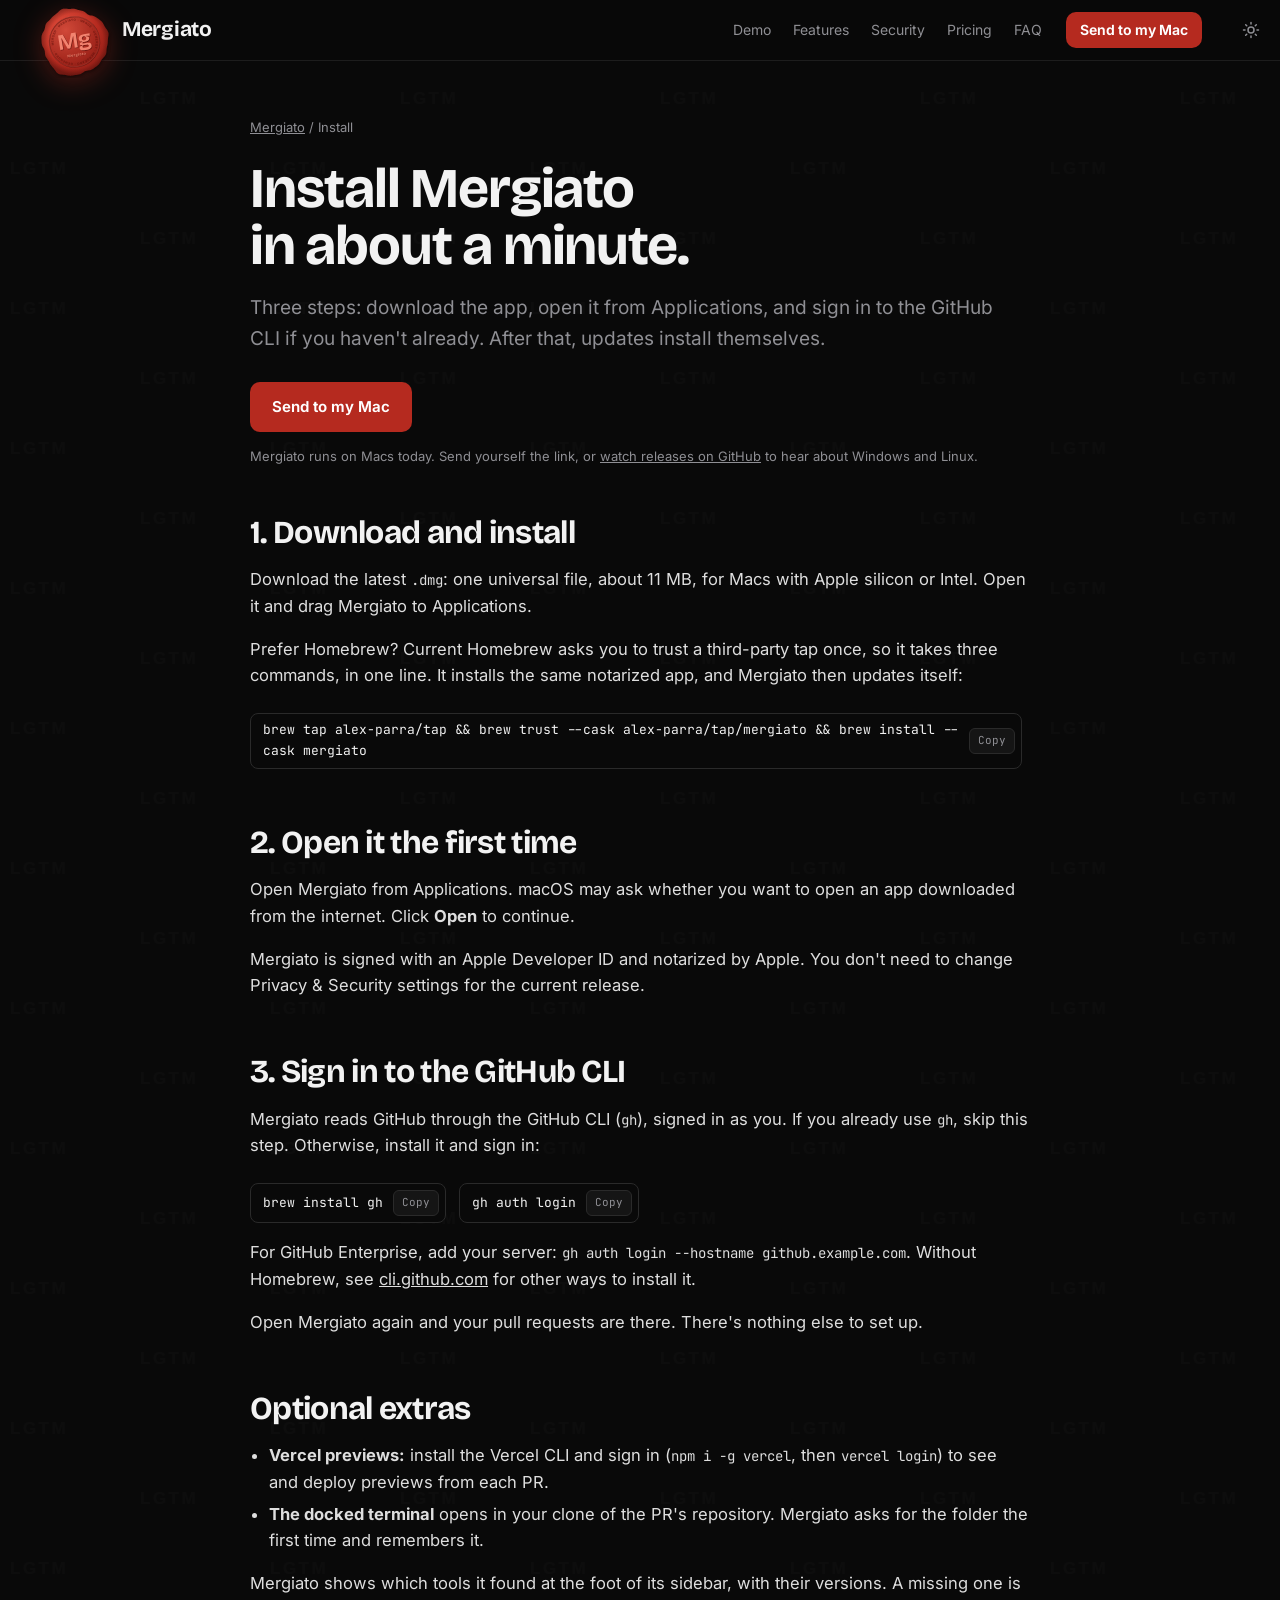
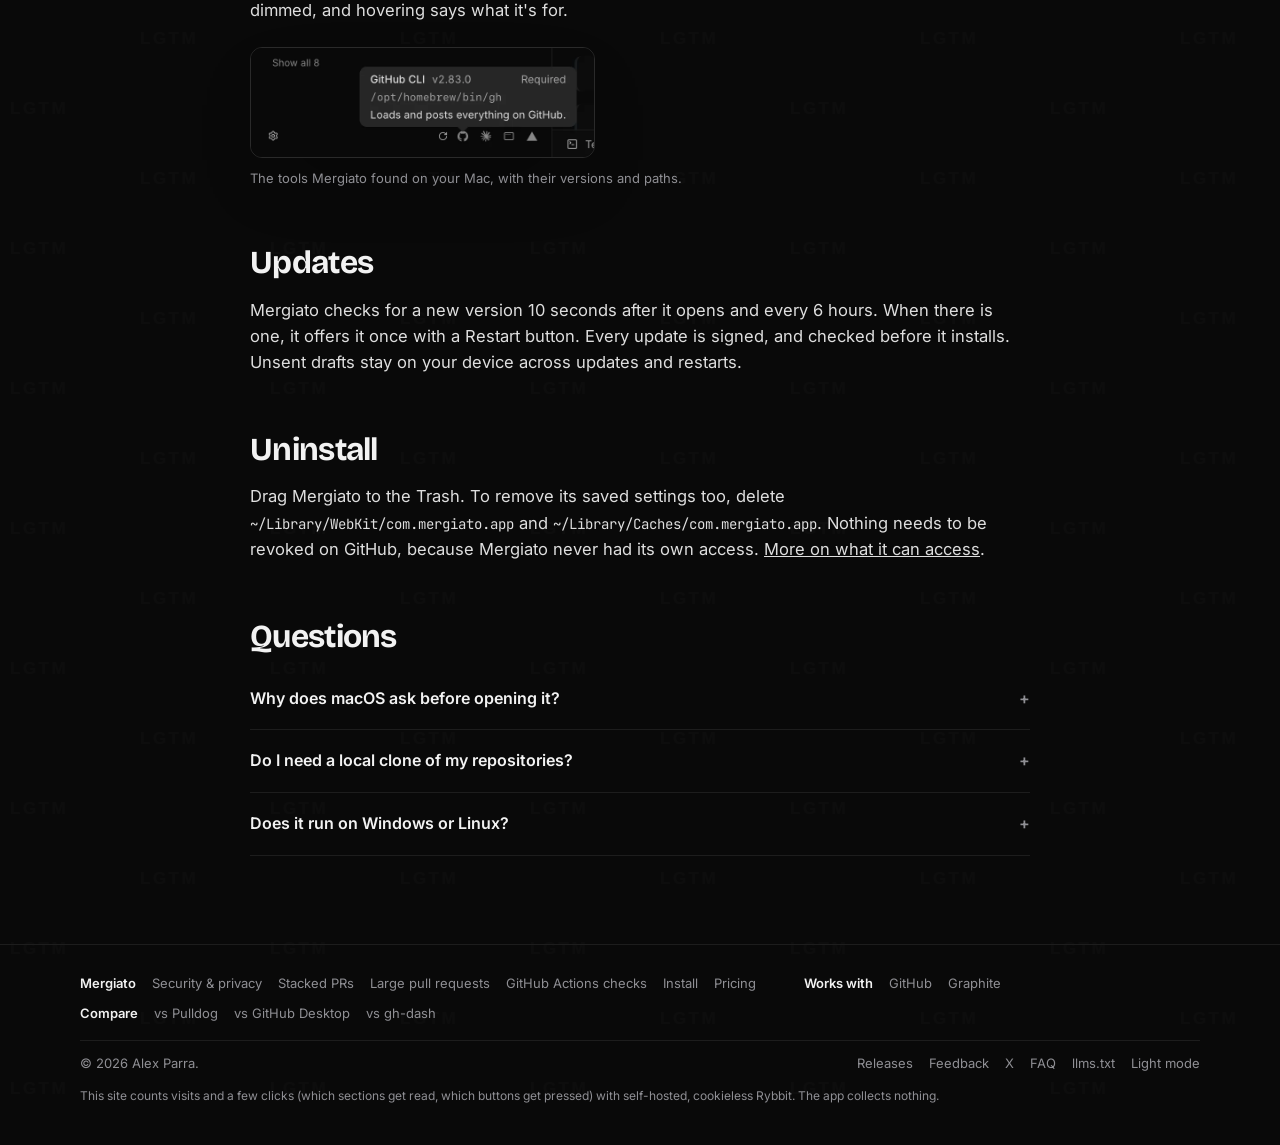
<file: install/index.html>
<!doctype html>
<html lang="en" class="scroll-pt-18 scroll-smooth motion-reduce:scroll-auto">
  <head>
    <meta charset="utf-8" />
    <meta name="viewport" content="width=device-width, initial-scale=1" />
    <title>Install Mergiato: download, first open, sign in · Mergiato</title>
    <meta name="description" content="Install Mergiato in about a minute: download the signed and notarized app, open it from Applications, and sign in to the GitHub CLI. Updates then install themselves." />
    <meta name="author" content="Alex Parra" />
    <meta name="application-name" content="Mergiato" />
    <link rel="canonical" href="https://mergiato.com/install/" />
    <meta property="og:type" content="website" />
    <meta property="og:site_name" content="Mergiato" />
    <meta property="og:url" content="https://mergiato.com/install/" />
    <meta property="og:title" content="Install Mergiato in about a minute" />
    <meta property="og:description" content="Install Mergiato in about a minute: download the signed and notarized app, open it from Applications, and sign in to the GitHub CLI. Updates then install themselves." />
    <meta property="og:image" content="https://mergiato.com/og/install.jpg?v=cc118958" />
    <meta property="og:image:width" content="1200" />
    <meta property="og:image:height" content="630" />
    <meta property="og:image:alt" content="Mergiato: Install Mergiato: download, first open, sign in" />
    <meta name="twitter:card" content="summary_large_image" />
    <meta name="twitter:site" content="@mergiato" />
    <meta name="twitter:title" content="Install Mergiato in about a minute" />
    <meta name="twitter:description" content="Install Mergiato in about a minute: download the signed and notarized app, open it from Applications, and sign in to the GitHub CLI. Updates then install themselves." />
    <meta name="twitter:image" content="https://mergiato.com/og/install.jpg?v=cc118958" />
    <meta name="theme-color" content="#090909" />
    <link rel="icon" href="/favicon.png" />
    <link rel="apple-touch-icon" href="/icon.png" />
    <!-- A plain-text summary for AI agents and LLMs (llmstxt.org). -->
    <link rel="alternate" type="text/plain" href="/llms.txt" title="Mergiato, for language models" />
    <!-- Fonts are served from here: faster first paint, and no visitor request goes to a third party. -->
    <link rel="preload" href="/fonts/inter-latin-wght-normal.woff2" as="font" type="font/woff2" crossorigin />
    <link
      rel="preload"
      href="/fonts/bricolage-grotesque-latin-opsz-normal.woff2"
      as="font"
      type="font/woff2"
      crossorigin
    />
    <style>
      /*! tailwindcss v4.3.3 | MIT License | https://tailwindcss.com */
@layer properties{@supports (((-webkit-hyphens:none)) and (not (margin-trim:inline))) or ((-moz-orient:inline) and (not (color:rgb(from red r g b)))){*,:before,:after,::backdrop{--tw-translate-x:0;--tw-translate-y:0;--tw-translate-z:0;--tw-border-style:solid;--tw-leading:initial;--tw-font-weight:initial;--tw-tracking:initial;--tw-shadow:0 0 #0000;--tw-shadow-color:initial;--tw-shadow-alpha:100%;--tw-inset-shadow:0 0 #0000;--tw-inset-shadow-color:initial;--tw-inset-shadow-alpha:100%;--tw-ring-color:initial;--tw-ring-shadow:0 0 #0000;--tw-inset-ring-color:initial;--tw-inset-ring-shadow:0 0 #0000;--tw-ring-inset:initial;--tw-ring-offset-width:0px;--tw-ring-offset-color:#fff;--tw-ring-offset-shadow:0 0 #0000;--tw-blur:initial;--tw-brightness:initial;--tw-contrast:initial;--tw-grayscale:initial;--tw-hue-rotate:initial;--tw-invert:initial;--tw-opacity:initial;--tw-saturate:initial;--tw-sepia:initial;--tw-drop-shadow:initial;--tw-drop-shadow-color:initial;--tw-drop-shadow-alpha:100%;--tw-drop-shadow-size:initial;--tw-backdrop-blur:initial;--tw-backdrop-brightness:initial;--tw-backdrop-contrast:initial;--tw-backdrop-grayscale:initial;--tw-backdrop-hue-rotate:initial;--tw-backdrop-invert:initial;--tw-backdrop-opacity:initial;--tw-backdrop-saturate:initial;--tw-backdrop-sepia:initial;--tw-duration:initial;--tw-content:""}}}@layer theme{:root,:host{--font-sans:"Inter", "Inter Fallback", -apple-system, BlinkMacSystemFont, "Segoe UI", sans-serif;--font-mono:"JetBrains Mono", ui-monospace, SFMono-Regular, Menlo, monospace;--spacing:.25rem;--font-weight-semibold:600;--font-weight-bold:700;--radius-md:.375rem;--radius-lg:.5rem;--radius-xl:.75rem;--radius-2xl:1rem;--default-transition-duration:.15s;--default-transition-timing-function:cubic-bezier(.4, 0, .2, 1);--default-font-family:var(--font-sans);--default-mono-font-family:var(--font-mono);--color-white:#fff;--color-page:#090909;--color-panel:#0f0f0f;--color-raised:#151515;--color-edge:#1d1d1d;--color-edge-strong:#2a2a2a;--color-fg:#f2f2f2;--color-body:#dedede;--color-muted:#8f8f94;--color-accent:#80a7e8;--color-accent-soft:#80a7e81f;--color-ok:#8dceaa;--color-ok-soft:#8dceaa1f;--color-bad:#dd9396;--color-wait:#e8b45d;--color-violet-soft:#c9b3f024;--color-merge:#1f7a42;--color-button:#f2f2f2;--color-button-fg:#111;--color-shadow:#000000b3;--color-app-sidebar:#0f0f0f;--color-app-input:#151515;--color-app-hover:#1a1a1a;--color-app-selected:#222;--color-app-file-head:#171717;--color-app-code:#080808;--color-app-branch:#ec7a68;--color-diff-add:#122018;--color-diff-del:#211519;--color-syn-keyword:#ff7b72;--color-syn-string:#a5d6ff;--color-syn-constant:#79c0ff;--color-syn-title:#d2a8ff;--color-pill-green:#17251d;--color-pill-green-fg:#9fdfb9;--color-pill-purple:#231c2d;--color-pill-purple-fg:#c9b3f0;--color-pill-neutral:#2b2b2b;--color-pill-neutral-fg:#d4d4d4;--color-pill-red:#2b1c1e;--color-pill-red-fg:#e3a3a3;--color-pill-amber:#2a2214;--color-claude:#d97757;--color-seal:#b52a1f;--color-seal-ink:#f3836f;--color-seal-soft:#e8513f1a;--font-display:"Bricolage Grotesque", "Inter", -apple-system, BlinkMacSystemFont, sans-serif}}@layer base{*,:after,:before,::backdrop{box-sizing:border-box;border:0 solid;margin:0;padding:0}::file-selector-button{box-sizing:border-box;border:0 solid;margin:0;padding:0}html,:host{-webkit-text-size-adjust:100%;tab-size:4;line-height:1.5;font-family:var(--default-font-family,-apple-system, BlinkMacSystemFont, "Segoe UI", Roboto, "Helvetica Neue", "Noto Sans", Arial, sans-serif, "Apple Color Emoji", "Segoe UI Emoji", "Segoe UI Symbol", "Noto Color Emoji");font-feature-settings:var(--default-font-feature-settings,normal);font-variation-settings:var(--default-font-variation-settings,normal);-webkit-tap-highlight-color:transparent}hr{height:0;color:inherit;border-top-width:1px}abbr:where([title]){-webkit-text-decoration:underline dotted;text-decoration:underline dotted}h1,h2,h3,h4,h5,h6{font-size:inherit;font-weight:inherit}a{color:inherit;-webkit-text-decoration:inherit;-webkit-text-decoration:inherit;-webkit-text-decoration:inherit;text-decoration:inherit}b,strong{font-weight:bolder}code,kbd,samp,pre{font-family:var(--default-mono-font-family,ui-monospace, SFMono-Regular, Menlo, Monaco, Consolas, "Liberation Mono", "Courier New", monospace);font-feature-settings:var(--default-mono-font-feature-settings,normal);font-variation-settings:var(--default-mono-font-variation-settings,normal);font-size:1em}small{font-size:80%}sub,sup{vertical-align:baseline;font-size:75%;line-height:0;position:relative}sub{bottom:-.25em}sup{top:-.5em}table{text-indent:0;border-color:inherit;border-collapse:collapse}:-moz-focusring:where(:not(iframe)){outline:auto}progress{vertical-align:baseline}summary{display:list-item}ol,ul,menu{list-style:none}img,svg,video,canvas,audio,iframe,embed,object{vertical-align:middle;display:block}img,video{max-width:100%;height:auto}button,input,select,optgroup,textarea{font:inherit;font-feature-settings:inherit;font-variation-settings:inherit;letter-spacing:inherit;color:inherit;opacity:1;background-color:#0000;border-radius:0}::file-selector-button{font:inherit;font-feature-settings:inherit;font-variation-settings:inherit;letter-spacing:inherit;color:inherit;opacity:1;background-color:#0000;border-radius:0}:where(select:is([multiple],[size])) optgroup{font-weight:bolder}:where(select:is([multiple],[size])) optgroup option{padding-inline-start:20px}::file-selector-button{margin-inline-end:4px}::placeholder{opacity:1}@supports (not ((-webkit-appearance:-apple-pay-button))) or (contain-intrinsic-size:1px){::placeholder{color:currentColor}@supports (color:color-mix(in lab, red, red)){::placeholder{color:color-mix(in oklab, currentcolor 50%, transparent)}}}textarea{resize:vertical}::-webkit-search-decoration{-webkit-appearance:none}::-webkit-date-and-time-value{min-height:1lh;text-align:inherit}::-webkit-datetime-edit{display:inline-flex}::-webkit-datetime-edit-fields-wrapper{padding:0}::-webkit-datetime-edit{padding-block:0}::-webkit-datetime-edit-year-field{padding-block:0}::-webkit-datetime-edit-month-field{padding-block:0}::-webkit-datetime-edit-day-field{padding-block:0}::-webkit-datetime-edit-hour-field{padding-block:0}::-webkit-datetime-edit-minute-field{padding-block:0}::-webkit-datetime-edit-second-field{padding-block:0}::-webkit-datetime-edit-millisecond-field{padding-block:0}::-webkit-datetime-edit-meridiem-field{padding-block:0}::-webkit-calendar-picker-indicator{line-height:1}:-moz-ui-invalid{box-shadow:none}button,input:where([type=button],[type=reset],[type=submit]){appearance:button}::file-selector-button{appearance:button}::-webkit-inner-spin-button{height:auto}::-webkit-outer-spin-button{height:auto}[hidden]:where(:not([hidden=until-found])){display:none!important}@font-face{font-family:Inter;font-style:normal;font-weight:100 900;font-display:swap;src:url(/fonts/inter-latin-wght-normal.woff2)format("woff2")}@font-face{font-family:Inter Fallback;src:local(Arial);ascent-override:90.44%;descent-override:22.52%;line-gap-override:0%;size-adjust:107.12%}@font-face{font-family:Bricolage Grotesque;font-style:normal;font-weight:200 800;font-display:swap;src:url(/fonts/bricolage-grotesque-latin-opsz-normal.woff2)format("woff2")}@font-face{font-family:JetBrains Mono;font-style:normal;font-weight:100 800;font-display:swap;src:url(/fonts/jetbrains-mono-latin-wght-normal.woff2)format("woff2")}:root{color-scheme:dark;--print:url("data:image/svg+xml,%3Csvg xmlns='http://www.w3.org/2000/svg' width='260' height='140'%3E%3Cg font-family='Helvetica Neue,Helvetica,Arial,sans-serif' font-weight='700' font-size='17' letter-spacing='2.5' fill='%23ffffff' fill-opacity='0.016'%3E%3Ctext x='10' y='34'%3ELGTM%3C/text%3E%3Ctext x='140' y='104'%3ELGTM%3C/text%3E%3C/g%3E%3C/svg%3E")}:root[data-theme=light]{color-scheme:light;--print:url("data:image/svg+xml,%3Csvg xmlns='http://www.w3.org/2000/svg' width='260' height='140'%3E%3Cg font-family='Helvetica Neue,Helvetica,Arial,sans-serif' font-weight='700' font-size='17' letter-spacing='2.5' fill='%23000000' fill-opacity='0.022'%3E%3Ctext x='10' y='34'%3ELGTM%3C/text%3E%3Ctext x='140' y='104'%3ELGTM%3C/text%3E%3C/g%3E%3C/svg%3E");--color-page:#fff;--color-panel:#f7f7f8;--color-raised:#efeff1;--color-edge:#e4e4e7;--color-edge-strong:#d4d4d8;--color-fg:#18181b;--color-body:#27272a;--color-muted:#5c5c66;--color-accent:#2f5fb3;--color-accent-soft:#2f5fb31a;--color-ok:#1a7f4b;--color-ok-soft:#1a7f4b1a;--color-bad:#c03b42;--color-wait:#a76a00;--color-violet-soft:#6b46c11a;--color-button:#18181b;--color-button-fg:#fff;--color-shadow:#0000002e;--color-app-sidebar:#f7f7f8;--color-app-input:#fff;--color-app-hover:#f0f0f2;--color-app-selected:#e8e8eb;--color-app-file-head:#f6f6f7;--color-app-code:#fff;--color-app-branch:#c4553f;--color-diff-add:#e6f6ec;--color-diff-del:#fcebec;--color-syn-keyword:#cf222e;--color-syn-string:#0a3069;--color-syn-constant:#0550ae;--color-syn-title:#8250df;--color-pill-green:#e3f4ea;--color-pill-green-fg:#1a6b3f;--color-pill-purple:#efe7fb;--color-pill-purple-fg:#6b46c1;--color-pill-neutral:#e8e8eb;--color-pill-neutral-fg:#3f3f46;--color-pill-red:#fbe8e9;--color-pill-red-fg:#a8323a;--color-pill-amber:#fbf1dc;--color-seal-ink:#a3241a;--color-seal-soft:#b52a1f12}body{background-image:var(--print)}code,kbd,pre{font-family:var(--font-mono);font-variant-ligatures:none}code,kbd{font-size:.85em}kbd{border:1px solid var(--color-edge-strong);min-width:1.9em;color:var(--color-fg);text-align:center;border-bottom-width:2px;border-radius:6px;padding:1px 6px;display:inline-block}details{border-bottom:1px solid var(--color-edge);padding:18px 0}summary{color:var(--color-fg);cursor:pointer;font-weight:600;list-style:none}summary::-webkit-details-marker{display:none}summary:after{content:"+";float:right;color:var(--color-muted)}details[open] summary:after{content:"−"}details p{max-width:72ch;color:var(--color-muted);margin-top:10px}@media (prefers-reduced-motion:reduce){*,:before,:after{transition:none!important;animation:none!important}}}@layer prose{.prose h2{color:var(--color-fg);font-family:var(--font-display);letter-spacing:-.7px;text-wrap:balance;margin:56px 0 14px;font-size:clamp(24px,3vw,32px);font-weight:700;line-height:1.1}.prose h2:first-child{margin-top:0}.prose h3{color:var(--color-fg);margin:28px 0 8px;font-size:18px;font-weight:700}.prose :where(p,ul,ol){margin-block:1em}.prose :where(ul,ol){padding-left:1.2em}.prose ul{list-style:outside}.prose ol{list-style:decimal}.prose :where(p,li){color:var(--color-body);font-size:16.5px}.prose li+li{margin-top:6px}.prose a{text-decoration:underline}.prose details p{margin:10px 0 0}.prose figure{margin:24px 0}.prose table{border:1px solid var(--color-edge);border-collapse:separate;border-spacing:0;background:var(--color-page);border-radius:14px;width:100%;margin:20px 0 8px;font-size:15px;overflow:hidden}.prose :where(th,td){border-bottom:1px solid var(--color-edge);text-align:left;vertical-align:top;padding:14px 18px}.prose tr:last-child td{border-bottom:0}.prose thead th{background:var(--color-panel);color:var(--color-muted);letter-spacing:.6px;text-transform:uppercase;font-size:12px;font-weight:600}.prose td:first-child{width:20%;color:var(--color-fg);font-weight:600}.prose td:nth-child(2){width:36%;color:var(--color-muted)}.prose td:last-child{color:var(--color-body)}@media not all and (min-width:761px){.prose :where(table,tbody,tr,td){display:block;width:100%!important}.prose thead{display:none}.prose tr{border-bottom:1px solid var(--color-edge)}.prose td{border:0;padding:6px 16px}.prose td:first-child{padding-top:14px}.prose td:last-child{padding-bottom:14px}}}@layer utilities{.absolute{position:absolute}.fixed{position:fixed}.sticky{position:sticky}.-top-15{top:calc(var(--spacing) * -15)}.top-0{top:0}.top-3\.25{top:calc(var(--spacing) * 3.25)}.right-3{right:calc(var(--spacing) * 3)}.bottom-6{bottom:calc(var(--spacing) * 6)}.left-1\/2{left:50%}.left-4{left:calc(var(--spacing) * 4)}.z-20{z-index:20}.z-30{z-index:30}.z-60{z-index:60}.m-auto{margin:auto}.mx-auto{margin-inline:auto}.mt-1\.5{margin-top:calc(var(--spacing) * 1.5)}.mt-2{margin-top:calc(var(--spacing) * 2)}.mt-2\.5{margin-top:calc(var(--spacing) * 2.5)}.mt-3\.5{margin-top:calc(var(--spacing) * 3.5)}.mr-2{margin-right:calc(var(--spacing) * 2)}.-mb-4{margin-bottom:calc(var(--spacing) * -4)}.mb-2\.5{margin-bottom:calc(var(--spacing) * 2.5)}.mb-3{margin-bottom:calc(var(--spacing) * 3)}.mb-4{margin-bottom:calc(var(--spacing) * 4)}.mb-4\.5{margin-bottom:calc(var(--spacing) * 4.5)}.mb-5{margin-bottom:calc(var(--spacing) * 5)}.mb-5\.5{margin-bottom:calc(var(--spacing) * 5.5)}.mb-7{margin-bottom:calc(var(--spacing) * 7)}.ml-auto{margin-left:auto}.block{display:block}.flex{display:flex}.grid{display:grid}.hidden{display:none}.inline-flex{display:inline-flex}.size-4\.5{width:calc(var(--spacing) * 4.5);height:calc(var(--spacing) * 4.5)}.size-6{width:calc(var(--spacing) * 6);height:calc(var(--spacing) * 6)}.size-8\.5{width:calc(var(--spacing) * 8.5);height:calc(var(--spacing) * 8.5)}.size-\[62px\]{width:62px;height:62px}.h-15{height:calc(var(--spacing) * 15)}.h-auto{height:auto}.w-\[min\(520px\,100\%_-_32px\)\]{width:min(520px,100% - 32px)}.w-\[min\(780px\,100\%_-_32px\)\]{width:min(780px,100% - 32px)}.w-\[min\(1120px\,100\%_-_32px\)\]{width:min(1120px,100% - 32px)}.w-\[min\(1200px\,100\%_-_32px\)\]{width:min(1200px,100% - 32px)}.max-w-\[21ch\]{max-width:21ch}.max-w-\[64ch\]{max-width:64ch}.max-w-full{max-width:100%}.shrink-0{flex-shrink:0}.basis-full{flex-basis:100%}.-translate-x-1\/2{--tw-translate-x:calc(calc(1 / 2 * 100%) * -1);translate:var(--tw-translate-x) var(--tw-translate-y)}.cursor-pointer{cursor:pointer}.scroll-pt-18{scroll-padding-top:calc(var(--spacing) * 18)}.grid-cols-\[28px_1fr\]{grid-template-columns:28px 1fr}.flex-wrap{flex-wrap:wrap}.place-items-center{place-items:center}.items-baseline{align-items:baseline}.items-center{align-items:center}.justify-between{justify-content:space-between}.gap-2{gap:calc(var(--spacing) * 2)}.gap-2\.5{gap:calc(var(--spacing) * 2.5)}.gap-3{gap:calc(var(--spacing) * 3)}.gap-3\.5{gap:calc(var(--spacing) * 3.5)}.gap-5\.5{gap:calc(var(--spacing) * 5.5)}.gap-6{gap:calc(var(--spacing) * 6)}.gap-x-4{column-gap:calc(var(--spacing) * 4)}.gap-x-12{column-gap:calc(var(--spacing) * 12)}.gap-y-1\.5{row-gap:calc(var(--spacing) * 1.5)}.gap-y-2\.5{row-gap:calc(var(--spacing) * 2.5)}.self-start{align-self:flex-start}.overflow-x-hidden{overflow-x:hidden}.scroll-smooth{scroll-behavior:smooth}.rounded-2xl{border-radius:var(--radius-2xl)}.rounded-\[10px\]{border-radius:10px}.rounded-lg{border-radius:var(--radius-lg)}.rounded-md{border-radius:var(--radius-md)}.rounded-xl{border-radius:var(--radius-xl)}.border{border-style:var(--tw-border-style);border-width:1px}.border-t{border-top-style:var(--tw-border-style);border-top-width:1px}.border-b{border-bottom-style:var(--tw-border-style);border-bottom-width:1px}.border-edge{border-color:var(--color-edge)}.border-edge-strong{border-color:var(--color-edge-strong)}.bg-button{background-color:var(--color-button)}.bg-page{background-color:var(--color-page)}.bg-page\/82{background-color:#090909d1}@supports (color:color-mix(in lab, red, red)){.bg-page\/82{background-color:color-mix(in oklab, var(--color-page) 82%, transparent)}}.bg-panel{background-color:var(--color-panel)}.bg-raised{background-color:var(--color-raised)}.bg-seal{background-color:var(--color-seal)}.px-2{padding-inline:calc(var(--spacing) * 2)}.px-3{padding-inline:calc(var(--spacing) * 3)}.px-3\.5{padding-inline:calc(var(--spacing) * 3.5)}.px-4{padding-inline:calc(var(--spacing) * 4)}.px-5\.5{padding-inline:calc(var(--spacing) * 5.5)}.px-6\.5{padding-inline:calc(var(--spacing) * 6.5)}.py-0\.75{padding-block:calc(var(--spacing) * .75)}.py-1\.5{padding-block:calc(var(--spacing) * 1.5)}.py-1\.75{padding-block:calc(var(--spacing) * 1.75)}.py-2{padding-block:calc(var(--spacing) * 2)}.py-2\.5{padding-block:calc(var(--spacing) * 2.5)}.py-3\.5{padding-block:calc(var(--spacing) * 3.5)}.py-3\.25{padding-block:calc(var(--spacing) * 3.25)}.pt-6\.5{padding-top:calc(var(--spacing) * 6.5)}.pt-7{padding-top:calc(var(--spacing) * 7)}.pt-10{padding-top:calc(var(--spacing) * 10)}.pt-14{padding-top:calc(var(--spacing) * 14)}.pr-1\.5{padding-right:calc(var(--spacing) * 1.5)}.pb-2{padding-bottom:calc(var(--spacing) * 2)}.pb-4{padding-bottom:calc(var(--spacing) * 4)}.pb-5\.5{padding-bottom:calc(var(--spacing) * 5.5)}.pb-10{padding-bottom:calc(var(--spacing) * 10)}.pb-22{padding-bottom:calc(var(--spacing) * 22)}.pl-3{padding-left:calc(var(--spacing) * 3)}.font-display{font-family:var(--font-display)}.font-mono{font-family:var(--font-mono)}.font-sans{font-family:var(--font-sans)}.text-\[16px\]\/\[1\.6\]{font-size:16px;line-height:1.6}.text-\[11px\]{font-size:11px}.text-\[12px\]{font-size:12px}.text-\[13px\]{font-size:13px}.text-\[14px\]{font-size:14px}.text-\[15px\]{font-size:15px}.text-\[21px\]{font-size:21px}.text-\[22px\]{font-size:22px}.text-\[clamp\(16px\,2\.2vw\,19px\)\]{font-size:clamp(16px,2.2vw,19px)}.text-\[clamp\(34px\,5vw\,56px\)\]{font-size:clamp(34px,5vw,56px)}.leading-\[1\.03\]{--tw-leading:1.03;line-height:1.03}.font-\[650\]{--tw-font-weight:650;font-weight:650}.font-bold{--tw-font-weight:var(--font-weight-bold);font-weight:var(--font-weight-bold)}.font-semibold{--tw-font-weight:var(--font-weight-semibold);font-weight:var(--font-weight-semibold)}.tracking-\[-0\.3px\]{--tw-tracking:-.3px;letter-spacing:-.3px}.tracking-\[-0\.4px\]{--tw-tracking:-.4px;letter-spacing:-.4px}.tracking-\[-1\.2px\]{--tw-tracking:-1.2px;letter-spacing:-1.2px}.text-balance{text-wrap:balance}.whitespace-nowrap{white-space:nowrap}.text-body{color:var(--color-body)}.text-button-fg{color:var(--color-button-fg)}.text-fg{color:var(--color-fg)}.text-muted{color:var(--color-muted)}.text-white{color:var(--color-white)}.no-underline{text-decoration-line:none}.underline{text-decoration-line:underline}.antialiased{-webkit-font-smoothing:antialiased;-moz-osx-font-smoothing:grayscale}.shadow-\[0_20px_50px_-20px_var\(--color-shadow\)\]{--tw-shadow:0 20px 50px -20px var(--tw-shadow-color,var(--color-shadow));box-shadow:var(--tw-inset-shadow), var(--tw-inset-ring-shadow), var(--tw-ring-offset-shadow), var(--tw-ring-shadow), var(--tw-shadow)}.shadow-\[0_30px_80px_-40px_var\(--color-shadow\)\]{--tw-shadow:0 30px 80px -40px var(--tw-shadow-color,var(--color-shadow));box-shadow:var(--tw-inset-shadow), var(--tw-inset-ring-shadow), var(--tw-ring-offset-shadow), var(--tw-ring-shadow), var(--tw-shadow)}.shadow-\[0_40px_120px_-30px_var\(--color-shadow\)\]{--tw-shadow:0 40px 120px -30px var(--tw-shadow-color,var(--color-shadow));box-shadow:var(--tw-inset-shadow), var(--tw-inset-ring-shadow), var(--tw-ring-offset-shadow), var(--tw-ring-shadow), var(--tw-shadow)}.blur{--tw-blur:blur(8px);filter:var(--tw-blur,) var(--tw-brightness,) var(--tw-contrast,) var(--tw-grayscale,) var(--tw-hue-rotate,) var(--tw-invert,) var(--tw-saturate,) var(--tw-sepia,) var(--tw-drop-shadow,)}.drop-shadow-\[0_6px_14px_rgb\(181_42_31\/0\.4\)\]{--tw-drop-shadow-size:drop-shadow(0 6px 14px var(--tw-drop-shadow-color,#b52a1f66));--tw-drop-shadow:var(--tw-drop-shadow-size);filter:var(--tw-blur,) var(--tw-brightness,) var(--tw-contrast,) var(--tw-grayscale,) var(--tw-hue-rotate,) var(--tw-invert,) var(--tw-saturate,) var(--tw-sepia,) var(--tw-drop-shadow,)}.backdrop-blur-\[14px\]{--tw-backdrop-blur:blur(14px);-webkit-backdrop-filter:var(--tw-backdrop-blur,) var(--tw-backdrop-brightness,) var(--tw-backdrop-contrast,) var(--tw-backdrop-grayscale,) var(--tw-backdrop-hue-rotate,) var(--tw-backdrop-invert,) var(--tw-backdrop-opacity,) var(--tw-backdrop-saturate,) var(--tw-backdrop-sepia,);backdrop-filter:var(--tw-backdrop-blur,) var(--tw-backdrop-brightness,) var(--tw-backdrop-contrast,) var(--tw-backdrop-grayscale,) var(--tw-backdrop-hue-rotate,) var(--tw-backdrop-invert,) var(--tw-backdrop-opacity,) var(--tw-backdrop-saturate,) var(--tw-backdrop-sepia,)}.transition-\[translate\,opacity\]{transition-property:translate,opacity;transition-timing-function:var(--tw-ease,var(--default-transition-timing-function));transition-duration:var(--tw-duration,var(--default-transition-duration))}.duration-120{--tw-duration:.12s;transition-duration:.12s}.\[counter-increment\:step\]{counter-increment:step}.\[counter-reset\:step\]{counter-reset:step}.backdrop\:bg-\[rgb\(0_0_0\/0\.55\)\]::backdrop{background-color:#0000008c}.backdrop\:backdrop-blur-\[4px\]::backdrop{--tw-backdrop-blur:blur(4px);-webkit-backdrop-filter:var(--tw-backdrop-blur,) var(--tw-backdrop-brightness,) var(--tw-backdrop-contrast,) var(--tw-backdrop-grayscale,) var(--tw-backdrop-hue-rotate,) var(--tw-backdrop-invert,) var(--tw-backdrop-opacity,) var(--tw-backdrop-saturate,) var(--tw-backdrop-sepia,);backdrop-filter:var(--tw-backdrop-blur,) var(--tw-backdrop-brightness,) var(--tw-backdrop-contrast,) var(--tw-backdrop-grayscale,) var(--tw-backdrop-hue-rotate,) var(--tw-backdrop-invert,) var(--tw-backdrop-opacity,) var(--tw-backdrop-saturate,) var(--tw-backdrop-sepia,)}.before\:grid:before{content:var(--tw-content);display:grid}.before\:size-7:before{content:var(--tw-content);width:calc(var(--spacing) * 7);height:calc(var(--spacing) * 7)}.before\:place-items-center:before{content:var(--tw-content);place-items:center}.before\:rounded-full:before{content:var(--tw-content);border-radius:3.40282e38px}.before\:bg-raised:before{content:var(--tw-content);background-color:var(--color-raised)}.before\:text-\[13px\]:before{content:var(--tw-content);font-size:13px}.before\:font-bold:before{content:var(--tw-content);--tw-font-weight:var(--font-weight-bold);font-weight:var(--font-weight-bold)}.before\:text-fg:before{content:var(--tw-content);color:var(--color-fg)}.before\:content-\[counter\(step\)\]:before{--tw-content:counter(step);content:var(--tw-content)}@media (hover:hover){.hover\:-translate-y-px:hover{--tw-translate-y:-1px;translate:var(--tw-translate-x) var(--tw-translate-y)}.hover\:bg-raised:hover{background-color:var(--color-raised)}.hover\:text-fg:hover{color:var(--color-fg)}.hover\:opacity-90:hover{opacity:.9}}.focus\:top-3:focus{top:calc(var(--spacing) * 3)}@media (prefers-reduced-motion:reduce){.motion-reduce\:scroll-auto{scroll-behavior:auto}}@media (min-width:481px){.xs\:grid{display:grid}.xs\:pr-9\.5{padding-right:calc(var(--spacing) * 9.5)}}@media (min-width:761px){.md\:-mb-4\.5{margin-bottom:calc(var(--spacing) * -4.5)}.md\:ml-0{margin-left:0}.md\:flex{display:flex}.md\:size-18{width:calc(var(--spacing) * 18);height:calc(var(--spacing) * 18)}}@media (min-width:1292px){.min-\[1292px\]\:pr-0{padding-right:0}}.light\:block:where([data-theme=light],[data-theme=light] *){display:block}.light\:hidden:where([data-theme=light],[data-theme=light] *){display:none}.\[\&_a\]\:text-muted a{color:var(--color-muted)}.\[\&_a\]\:underline a{text-decoration-line:underline}.\[\&_a\:hover\]\:text-fg a:hover,.\[\&_strong\]\:text-fg strong{color:var(--color-fg)}}@layer components;@property --tw-translate-x{syntax:"*";inherits:false;initial-value:0}@property --tw-translate-y{syntax:"*";inherits:false;initial-value:0}@property --tw-translate-z{syntax:"*";inherits:false;initial-value:0}@property --tw-border-style{syntax:"*";inherits:false;initial-value:solid}@property --tw-leading{syntax:"*";inherits:false}@property --tw-font-weight{syntax:"*";inherits:false}@property --tw-tracking{syntax:"*";inherits:false}@property --tw-shadow{syntax:"*";inherits:false;initial-value:0 0 #0000}@property --tw-shadow-color{syntax:"*";inherits:false}@property --tw-shadow-alpha{syntax:"<percentage>";inherits:false;initial-value:100%}@property --tw-inset-shadow{syntax:"*";inherits:false;initial-value:0 0 #0000}@property --tw-inset-shadow-color{syntax:"*";inherits:false}@property --tw-inset-shadow-alpha{syntax:"<percentage>";inherits:false;initial-value:100%}@property --tw-ring-color{syntax:"*";inherits:false}@property --tw-ring-shadow{syntax:"*";inherits:false;initial-value:0 0 #0000}@property --tw-inset-ring-color{syntax:"*";inherits:false}@property --tw-inset-ring-shadow{syntax:"*";inherits:false;initial-value:0 0 #0000}@property --tw-ring-inset{syntax:"*";inherits:false}@property --tw-ring-offset-width{syntax:"<length>";inherits:false;initial-value:0}@property --tw-ring-offset-color{syntax:"*";inherits:false;initial-value:#fff}@property --tw-ring-offset-shadow{syntax:"*";inherits:false;initial-value:0 0 #0000}@property --tw-blur{syntax:"*";inherits:false}@property --tw-brightness{syntax:"*";inherits:false}@property --tw-contrast{syntax:"*";inherits:false}@property --tw-grayscale{syntax:"*";inherits:false}@property --tw-hue-rotate{syntax:"*";inherits:false}@property --tw-invert{syntax:"*";inherits:false}@property --tw-opacity{syntax:"*";inherits:false}@property --tw-saturate{syntax:"*";inherits:false}@property --tw-sepia{syntax:"*";inherits:false}@property --tw-drop-shadow{syntax:"*";inherits:false}@property --tw-drop-shadow-color{syntax:"*";inherits:false}@property --tw-drop-shadow-alpha{syntax:"<percentage>";inherits:false;initial-value:100%}@property --tw-drop-shadow-size{syntax:"*";inherits:false}@property --tw-backdrop-blur{syntax:"*";inherits:false}@property --tw-backdrop-brightness{syntax:"*";inherits:false}@property --tw-backdrop-contrast{syntax:"*";inherits:false}@property --tw-backdrop-grayscale{syntax:"*";inherits:false}@property --tw-backdrop-hue-rotate{syntax:"*";inherits:false}@property --tw-backdrop-invert{syntax:"*";inherits:false}@property --tw-backdrop-opacity{syntax:"*";inherits:false}@property --tw-backdrop-saturate{syntax:"*";inherits:false}@property --tw-backdrop-sepia{syntax:"*";inherits:false}@property --tw-duration{syntax:"*";inherits:false}@property --tw-content{syntax:"*";inherits:false;initial-value:""}
    </style>
    <!-- Visit counts: self-hosted Rybbit, cookieless. No identify() calls, so it stores nothing on the visitor's device. -->
    <script>
      // Only the live site counts: local copies, previews and file:// views load nothing. ?notrack opts this
      // browser out for good (the maker's own checks), ?track opts it back in.
      (() => {
        const params = new URLSearchParams(location.search);
        try {
          if (params.has("notrack")) localStorage.setItem("disable-rybbit", "1");
          if (params.has("track")) localStorage.removeItem("disable-rybbit");
          if (params.has("notrack") || params.has("track")) {
            params.delete("notrack");
            params.delete("track");
            history.replaceState(null, "", location.pathname + (params.size ? `?${params}` : "") + location.hash);
          }
          if (localStorage.getItem("disable-rybbit") !== null) return;
        } catch {}
        if (location.hostname !== "mergiato.com") return;
        const script = document.createElement("script");
        script.src = "https://stats.vineleafapps.com/api/script.js";
        script.dataset.siteId = "eff85bc59b62";
        script.defer = true;
        document.head.append(script);
      })();
    </script>
    <script>
      // Dark unless the visitor picked light, whatever the system says: it's the app's own default.
      document.documentElement.dataset.theme = "dark";
      try {
        if (localStorage.getItem("theme") === "light") document.documentElement.dataset.theme = "light";
      } catch {}
    </script>
        <script type="application/ld+json">
      {
        "@context": "https://schema.org",
        "@graph": [
          {
            "@type": "WebPage",
            "@id": "https://mergiato.com/install/",
            "url": "https://mergiato.com/install/",
            "name": "Install Mergiato: download, first open, sign in",
            "description": "Install Mergiato in about a minute: download the signed and notarized app, open it from Applications, and sign in to the GitHub CLI. Updates then install themselves.",
            "isPartOf": {
              "@id": "https://mergiato.com/#website"
            },
            "about": {
              "@id": "https://mergiato.com/#app"
            }
          },
          {
            "@type": "BreadcrumbList",
            "itemListElement": [
              {
                "@type": "ListItem",
                "position": 1,
                "name": "Mergiato",
                "item": "https://mergiato.com/"
              },
              {
                "@type": "ListItem",
                "position": 2,
                "name": "Install",
                "item": "https://mergiato.com/install/"
              }
            ]
          }
        ]
      }
    </script>

  </head>
  <body class="overflow-x-hidden bg-page font-sans text-[16px]/[1.6] text-body antialiased">
    <a class="absolute -top-15 left-4 z-30 rounded-lg bg-button px-3.5 py-2 text-button-fg focus:top-3" href="#main"
      >Skip to content</a
    >
    <nav aria-label="Main" class="sticky top-0 z-20 border-b border-edge bg-page/82 backdrop-blur-[14px]">
      <!-- 40px wider each side than the content, so the logo and Download sit just outside its edges. Room on
           the right for the theme button until the window leaves it a 46px margin (1292px). -->
      <div class="mx-auto flex h-15 w-[min(1200px,100%_-_32px)] items-center gap-6 xs:pr-9.5 min-[1292px]:pr-0">
        <!-- The icon's wax seal alone, bigger than the bar: it hangs over the edge like a seal on a letter. -->
        <a
          class="inline-flex items-center gap-2.5 font-display text-[21px] font-bold tracking-[-0.3px] text-fg"
          href="/"
          ><img
            class="mt-1.5 -mb-4 size-[62px] self-start drop-shadow-[0_6px_14px_rgb(181_42_31/0.4)] md:-mb-4.5 md:size-18"
            src="/seal.svg"
            width="72"
            height="72"
            alt=""
          />Mergiato</a
        >
        <span class="ml-auto hidden gap-5.5 text-[14px] md:flex [&_a]:text-muted [&_a:hover]:text-fg">
          <a href="/#demo">Demo</a>
          <a href="/#features">Features</a>
          <a href="/security/">Security</a>
          <a href="/pricing/">Pricing</a>
          <a href="/#faq">FAQ</a>
        </span>
        <a
          class="inline-flex items-center gap-2 rounded-[10px] bg-seal font-[650] whitespace-nowrap text-white transition-[translate,opacity] duration-120 hover:-translate-y-px hover:opacity-90 ml-auto px-3.5 py-1.75 text-[14px] md:ml-0"
          data-download
          data-place="nav"
          href="https://github.com/alex-parra/mergiato-pull-request-app/releases/latest"
          ><span data-download-label>Download</span></a
        >
        <!-- Pinned to the window's right edge. Too narrow for both, the Download button wins and the footer
             keeps the switch. The icon shows the theme a click switches to. -->
        <button
          type="button"
          class="absolute top-3.25 right-3 hidden size-8.5 shrink-0 cursor-pointer place-items-center rounded-lg text-muted hover:bg-raised hover:text-fg xs:grid"
          data-theme-toggle
          aria-label="Switch to light mode"
        >
          <svg
            class="size-4.5 light:hidden"
            viewBox="0 0 24 24"
            fill="none"
            stroke="currentColor"
            stroke-width="2"
            stroke-linecap="round"
            aria-hidden="true"
          >
            <circle cx="12" cy="12" r="4" />
            <path
              d="M12 2v2M12 20v2M4.9 4.9l1.4 1.4M17.7 17.7l1.4 1.4M2 12h2M20 12h2M4.9 19.1l1.4-1.4M17.7 6.3l1.4-1.4"
            />
          </svg>
          <svg
            class="hidden size-4.5 light:block"
            viewBox="0 0 24 24"
            fill="none"
            stroke="currentColor"
            stroke-width="2"
            stroke-linecap="round"
            aria-hidden="true"
          >
            <path d="M20 14.5A8 8 0 0 1 9.5 4 8 8 0 1 0 20 14.5z" />
          </svg>
        </button>
      </div>
    </nav>

    <main id="main"><div class="pt-14 pb-2">
  <div class="mx-auto w-[min(780px,100%_-_32px)]">
    <nav class="mb-5.5 text-[13px] text-muted [&_a]:underline" aria-label="Breadcrumb">
      <a href="/">Mergiato</a> / Install
    </nav>
    <h1
      class="mb-4.5 max-w-[21ch] font-display text-[clamp(34px,5vw,56px)] leading-[1.03] font-bold tracking-[-1.2px] text-balance text-fg"
    >
      Install Mergiato in about a minute.
    </h1>
    <p class="mb-7 max-w-[64ch] text-[clamp(16px,2.2vw,19px)] text-muted">
      Three steps: download the app, open it from Applications, and sign in to the GitHub CLI if you haven't already.
      After that, updates install themselves.
    </p>
    <div class="flex flex-wrap gap-3">
      <a
        class="inline-flex items-center gap-2 rounded-[10px] bg-seal font-[650] whitespace-nowrap text-white no-underline transition-[translate,opacity] duration-120 hover:-translate-y-px hover:opacity-90 px-5.5 py-3.25 text-[15px]"
        data-download
        data-place="install-hero"
        href="https://github.com/alex-parra/mergiato-pull-request-app/releases/latest"
        ><span data-download-label>Download for Mac</span></a
      >
    </div>
    <p class="mt-3.5 text-[13px] text-muted" data-version>Free, no sign-up. For Apple silicon and Intel Macs.</p>
  </div>
</div>

<section class="pt-10 pb-22">
  <div class="mx-auto w-[min(780px,100%_-_32px)] prose">
    <h2>1. Download and install</h2>
    <p>
      Download the latest <code>.dmg</code>: one universal file, about 11 MB, for Macs with Apple silicon or Intel. Open
      it and drag Mergiato to Applications.
    </p>
    <p>
      Prefer Homebrew? Current Homebrew asks you to trust a third-party tap once, so it takes three commands, in one
      line. It installs the same notarized app, and Mergiato then updates itself:
    </p>
    <p>
      <span
        class="mt-2 mr-2 inline-flex items-center gap-2.5 rounded-lg border border-edge-strong bg-page py-1.5 pr-1.5 pl-3 font-mono text-[13px] text-fg"
        >brew tap alex-parra/tap &amp;&amp; brew trust --cask alex-parra/tap/mergiato &amp;&amp; brew install --cask
        mergiato
        <button
          type="button"
          class="cursor-pointer rounded-md border border-edge-strong bg-raised px-2 py-0.75 text-[11px] text-muted"
          data-copy="brew tap alex-parra/tap && brew trust --cask alex-parra/tap/mergiato && brew install --cask mergiato"
        >
          Copy
        </button></span
      >
    </p>

    <h2>2. Open it the first time</h2>
    <p>
      Open Mergiato from Applications. macOS may ask whether you want to open an app downloaded from the internet. Click
      <b>Open</b> to continue.
    </p>
    <p>
      Mergiato is signed with an Apple Developer ID and notarized by Apple. You don't need to change Privacy &amp;
      Security settings for the current release.
    </p>

    <h2>3. Sign in to the GitHub CLI</h2>
    <p>
      Mergiato reads GitHub through the GitHub CLI (<code>gh</code>), signed in as you. If you already use
      <code>gh</code>, skip this step. Otherwise, install it and sign in:
    </p>
    <p>
      <span
        class="mt-2 mr-2 inline-flex items-center gap-2.5 rounded-lg border border-edge-strong bg-page py-1.5 pr-1.5 pl-3 font-mono text-[13px] text-fg"
        >brew install gh
        <button
          type="button"
          class="cursor-pointer rounded-md border border-edge-strong bg-raised px-2 py-0.75 text-[11px] text-muted"
          data-copy="brew install gh"
        >
          Copy
        </button></span
      >
      <span
        class="mt-2 mr-2 inline-flex items-center gap-2.5 rounded-lg border border-edge-strong bg-page py-1.5 pr-1.5 pl-3 font-mono text-[13px] text-fg"
        >gh auth login
        <button
          type="button"
          class="cursor-pointer rounded-md border border-edge-strong bg-raised px-2 py-0.75 text-[11px] text-muted"
          data-copy="gh auth login"
        >
          Copy
        </button></span
      >
    </p>
    <p>
      For GitHub Enterprise, add your server: <code>gh auth login --hostname github.example.com</code>. Without
      Homebrew, see <a href="https://cli.github.com">cli.github.com</a> for other ways to install it.
    </p>
    <p>Open Mergiato again and your pull requests are there. There's nothing else to set up.</p>

    <h2>Optional extras</h2>
    <ul>
      <li>
        <b>Vercel previews:</b> install the Vercel CLI and sign in (<code>npm i -g vercel</code>, then
        <code>vercel login</code>) to see and deploy previews from each PR.
      </li>
      <li>
        <b>The docked terminal</b> opens in your clone of the PR's repository. Mergiato asks for the folder the first
        time and remembers it.
      </li>
    </ul>
    <p>
      Mergiato shows which tools it found at the foot of its sidebar, with their versions. A missing one is dimmed, and
      hovering says what it's for.
    </p>
    <figure>
      <picture class="block light:hidden">
        <source type="image/webp" srcset="/media/tools-dark.webp 2x" />
        <img
          class="block h-auto rounded-xl border border-edge-strong bg-panel shadow-[0_30px_80px_-40px_var(--color-shadow)] max-w-full"
          src="/media/tools-dark-800.jpg"
          srcset="/media/tools-dark.jpg 2x"
          width="345"
          height="120"
          loading="lazy"
          decoding="async"
          alt="The tools row at the foot of Mergiato's sidebar, with the GitHub CLI's version and path"
        />
      </picture>
      <picture class="hidden light:block">
        <source type="image/webp" srcset="/media/tools-light.webp 2x" />
        <img
          class="block h-auto rounded-xl border border-edge-strong bg-panel shadow-[0_30px_80px_-40px_var(--color-shadow)] max-w-full"
          src="/media/tools-light-800.jpg"
          srcset="/media/tools-light.jpg 2x"
          width="345"
          height="120"
          loading="lazy"
          decoding="async"
          alt="The tools row at the foot of Mergiato's sidebar, with the GitHub CLI's version and path"
        />
      </picture>
      <figcaption class="mt-2.5 text-[13px] text-muted">
        The tools Mergiato found on your Mac, with their versions and paths.
      </figcaption>
    </figure>

    <h2>Updates</h2>
    <p>
      Mergiato checks for a new version 10 seconds after it opens and every 6 hours. When there is one, it offers it
      once with a Restart button. Every update is signed, and checked before it installs. Unsent drafts stay on your
      device across updates and restarts.
    </p>

    <h2>Uninstall</h2>
    <p>
      Drag Mergiato to the Trash. To remove its saved settings too, delete
      <code>~/Library/WebKit/com.mergiato.app</code> and <code>~/Library/Caches/com.mergiato.app</code>. Nothing needs
      to be revoked on GitHub, because Mergiato never had its own access.
      <a href="/security/">More on what it can access</a>.
    </p>

    <h2>Questions</h2>
    <details>
      <summary>Why does macOS ask before opening it?</summary>
      <p>
        macOS normally asks before opening an app downloaded from the internet. Click Open to continue. Mergiato is
        signed with an Apple Developer ID and notarized by Apple.
      </p>
    </details>
    <details>
      <summary>Do I need a local clone of my repositories?</summary>
      <p>No. Everything comes from GitHub through the CLI. A clone is only for the optional terminal.</p>
    </details>
    <details>
      <summary>Does it run on Windows or Linux?</summary>
      <p>Not yet: macOS today, on Apple silicon and Intel. More platforms are coming.</p>
    </details>
  </div>
</section>
</main>

    <footer class="border-t border-edge pt-7 pb-10 text-[13px] text-muted [&_a:hover]:text-fg">
      <div class="mx-auto w-[min(1120px,100%_-_32px)] flex flex-wrap justify-between gap-3">
        <nav class="flex basis-full flex-wrap gap-x-12 gap-y-2.5 border-b border-edge pb-4" aria-label="Pages">
          <span class="flex flex-wrap items-baseline gap-x-4 gap-y-1.5">
            <b class="font-semibold text-fg">Mergiato</b>
            <a href="/security/">Security &amp; privacy</a>
            <a href="/stacked-prs/">Stacked PRs</a>
            <a href="/large-pull-requests/">Large pull requests</a>
            <a href="/github-actions/">GitHub Actions checks</a>
            <a href="/install/">Install</a>
            <a href="/pricing/">Pricing</a>
          </span>
          <span class="flex flex-wrap items-baseline gap-x-4 gap-y-1.5">
            <b class="font-semibold text-fg">Works with</b>
            <a href="/works-with/github/">GitHub</a>
            <a href="/works-with/graphite/">Graphite</a>
          </span>
          <span class="flex flex-wrap items-baseline gap-x-4 gap-y-1.5">
            <b class="font-semibold text-fg">Compare</b>
            <a href="/compare/pulldog/">vs Pulldog</a>
            <a href="/compare/github-desktop/">vs GitHub Desktop</a>
            <a href="/compare/gh-dash/">vs gh-dash</a>
          </span>
        </nav>
        <span>© 2026 Alex Parra.</span>
        <span class="flex flex-wrap gap-x-4 gap-y-1.5">
          <a href="https://github.com/alex-parra/mergiato-pull-request-app/releases">Releases</a>
          <a href="https://github.com/alex-parra/mergiato-pull-request-app/issues">Feedback</a>
          <a href="https://x.com/mergiato">X</a>
          <a href="/#faq">FAQ</a>
          <a href="/llms.txt">llms.txt</a>
          <button type="button" class="cursor-pointer hover:text-fg" data-theme-toggle data-theme-text>
            Light mode
          </button>
        </span>
        <p class="basis-full text-[12px]">
          This site counts visits and a few clicks (which sections get read, which buttons get pressed) with
          self-hosted, cookieless Rybbit. The app collects nothing.
        </p>
      </div>
    </footer>

    <!-- After the click: what happens next, while the .dmg downloads. -->
    <dialog
      class="m-auto w-[min(520px,100%_-_32px)] rounded-2xl border border-edge-strong bg-panel text-body shadow-[0_40px_120px_-30px_var(--color-shadow)] backdrop:bg-[rgb(0_0_0/0.55)] backdrop:backdrop-blur-[4px]"
      data-after-download
      aria-labelledby="after-title"
    >
      <div class="px-6.5 pt-6.5 pb-5.5">
        <h3 id="after-title" class="mb-4 text-[22px] font-bold tracking-[-0.4px] text-fg">
          Your download is on its way.
        </h3>
        <!-- First, while the .dmg downloads: the wait is the moment to ask for a share. The steps follow. -->
        <div class="mb-5 rounded-xl border border-edge-strong bg-raised px-4 py-3.5">
          <p class="mb-2.5 flex items-center gap-2.5 text-[14px] font-semibold text-fg">
            <img class="size-6 shrink-0" src="/seal.svg" width="24" height="24" alt="" />
            While it downloads: who else has too many tabs open?
          </p>
          <div class="flex flex-wrap gap-2">
            <a
              class="cursor-pointer rounded-lg border border-edge-strong px-3 py-1.5 text-[13px] font-semibold text-fg hover:bg-raised"
              href="https://x.com/intent/post?text=Trying%20Mergiato%2C%20a%20free%20Mac%20app%20for%20GitHub%20pull%20requests%3A%20inbox%2C%20checks%2C%20stacks%20and%20merges%20in%20one%20window%2C%20on%20your%20own%20gh%20CLI.&amp;url=https%3A%2F%2Fmergiato.com&amp;via=mergiato"
              target="_blank"
              rel="noopener"
              data-share="x"
              >Post on X</a
            >
            <a
              class="cursor-pointer rounded-lg border border-edge-strong px-3 py-1.5 text-[13px] font-semibold text-fg hover:bg-raised"
              href="https://bsky.app/intent/compose?text=Trying%20Mergiato%2C%20a%20free%20Mac%20app%20for%20GitHub%20pull%20requests%3A%20inbox%2C%20checks%2C%20stacks%20and%20merges%20in%20one%20window%2C%20on%20your%20own%20gh%20CLI.%20https%3A//mergiato.com"
              target="_blank"
              rel="noopener"
              data-share="bluesky"
              >Bluesky</a
            >
            <a
              class="cursor-pointer rounded-lg border border-edge-strong px-3 py-1.5 text-[13px] font-semibold text-fg hover:bg-raised"
              href="https://www.linkedin.com/sharing/share-offsite/?url=https%3A%2F%2Fmergiato.com"
              target="_blank"
              rel="noopener"
              data-share="linkedin"
              >LinkedIn</a
            >
            <button
              type="button"
              class="cursor-pointer rounded-lg border border-edge-strong px-3 py-1.5 text-[13px] font-semibold text-fg hover:bg-raised"
              data-copy="https://mergiato.com"
              data-share="copy"
            >
              Copy link
            </button>
          </div>
          <p class="mt-2.5 text-[13px] text-muted">
            Or
            <a
              class="underline"
              href="https://github.com/alex-parra/mergiato-pull-request-app"
              target="_blank"
              rel="noopener"
              data-share="github-star"
              >star it on GitHub</a
            >, so others find it.
          </p>
        </div>
        <p class="mb-3 text-[14px] text-muted">Then three quick steps and you're reviewing.</p>
        <ol class="mb-4 grid gap-3 [counter-reset:step] [&_strong]:text-fg">
          <li
            class="grid grid-cols-[28px_1fr] gap-3.5 rounded-xl border border-edge bg-panel px-4 py-3.5 text-[14px] [counter-increment:step] before:grid before:size-7 before:place-items-center before:rounded-full before:bg-raised before:text-[13px] before:font-bold before:text-fg before:content-[counter(step)]"
          >
            <p><strong>Open the .dmg</strong> and drag Mergiato to Applications.</p>
          </li>
          <li
            class="grid grid-cols-[28px_1fr] gap-3.5 rounded-xl border border-edge bg-panel px-4 py-3.5 text-[14px] [counter-increment:step] before:grid before:size-7 before:place-items-center before:rounded-full before:bg-raised before:text-[13px] before:font-bold before:text-fg before:content-[counter(step)]"
          >
            <p>
              <strong>Open Mergiato.</strong> If macOS asks about an app downloaded from the internet, click
              <strong>Open</strong>.
            </p>
          </li>
          <li
            class="grid grid-cols-[28px_1fr] gap-3.5 rounded-xl border border-edge bg-panel px-4 py-3.5 text-[14px] [counter-increment:step] before:grid before:size-7 before:place-items-center before:rounded-full before:bg-raised before:text-[13px] before:font-bold before:text-fg before:content-[counter(step)]"
          >
            <div>
              <p><strong>No GitHub CLI yet?</strong> Install it and sign in:</p>
              <span
                class="mt-2 mr-2 inline-flex items-center gap-2.5 rounded-lg border border-edge-strong bg-page py-1.5 pr-1.5 pl-3 font-mono text-[13px] text-fg"
                >brew install gh
                <button
                  type="button"
                  class="cursor-pointer rounded-md border border-edge-strong bg-raised px-2 py-0.75 text-[11px] text-muted"
                  data-copy="brew install gh"
                >
                  Copy
                </button></span
              >
              <span
                class="mt-2 mr-2 inline-flex items-center gap-2.5 rounded-lg border border-edge-strong bg-page py-1.5 pr-1.5 pl-3 font-mono text-[13px] text-fg"
                >gh auth login
                <button
                  type="button"
                  class="cursor-pointer rounded-md border border-edge-strong bg-raised px-2 py-0.75 text-[11px] text-muted"
                  data-copy="gh auth login"
                >
                  Copy
                </button></span
              >
            </div>
          </li>
        </ol>
        <div class="flex flex-wrap items-center justify-between gap-2.5 text-[13px] text-muted">
          <span
            >Didn't start?
            <a
              class="underline"
              data-download-direct
              data-place="guide-retry"
              href="https://github.com/alex-parra/mergiato-pull-request-app/releases/latest"
              >Download it here</a
            >.</span
          >
          <button
            type="button"
            class="inline-flex items-center gap-2 rounded-[10px] bg-button font-[650] whitespace-nowrap text-button-fg transition-[translate,opacity] duration-120 hover:-translate-y-px hover:opacity-90 cursor-pointer px-3.5 py-1.75 text-[14px]"
            data-close
            autofocus
          >
            Got it
          </button>
        </div>
      </div>
    </dialog>

    <script src="/site.js?v=f4d9c3e1"></script>
    
  </body>
</html>
</file>
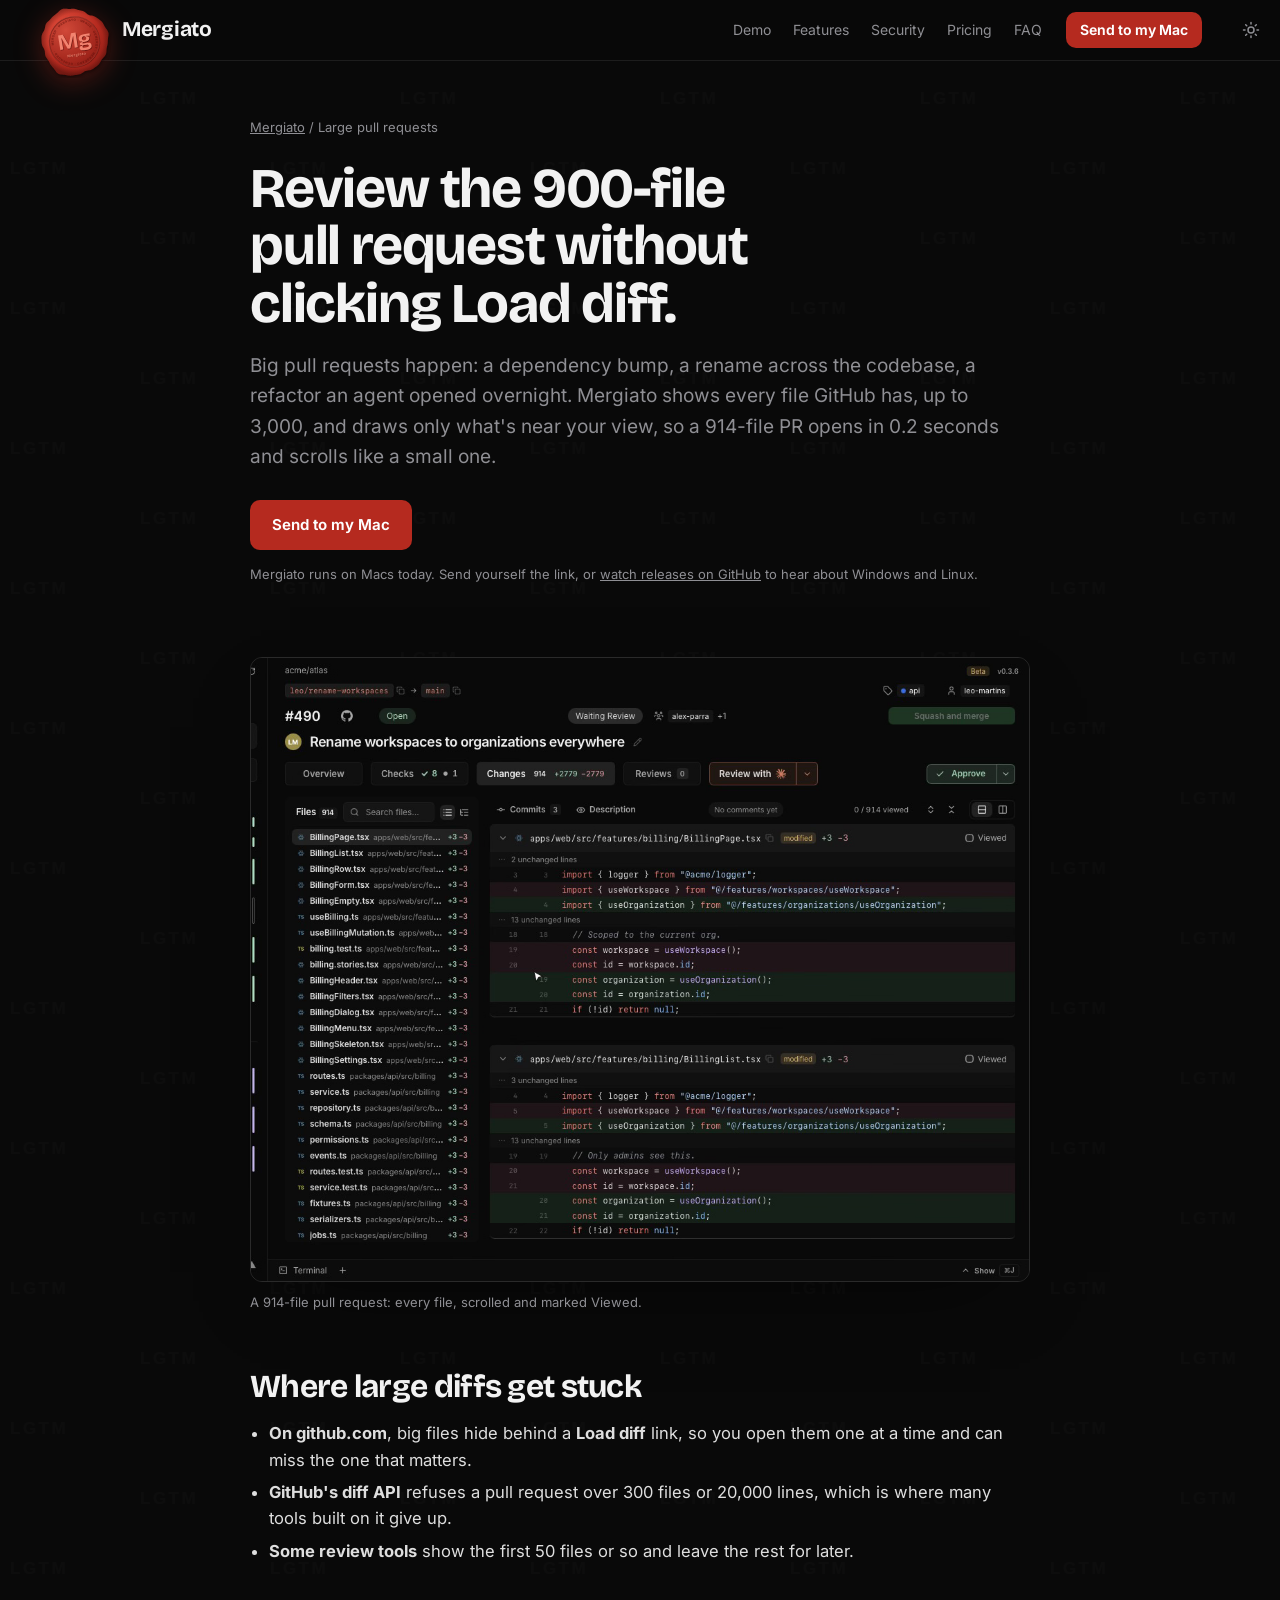
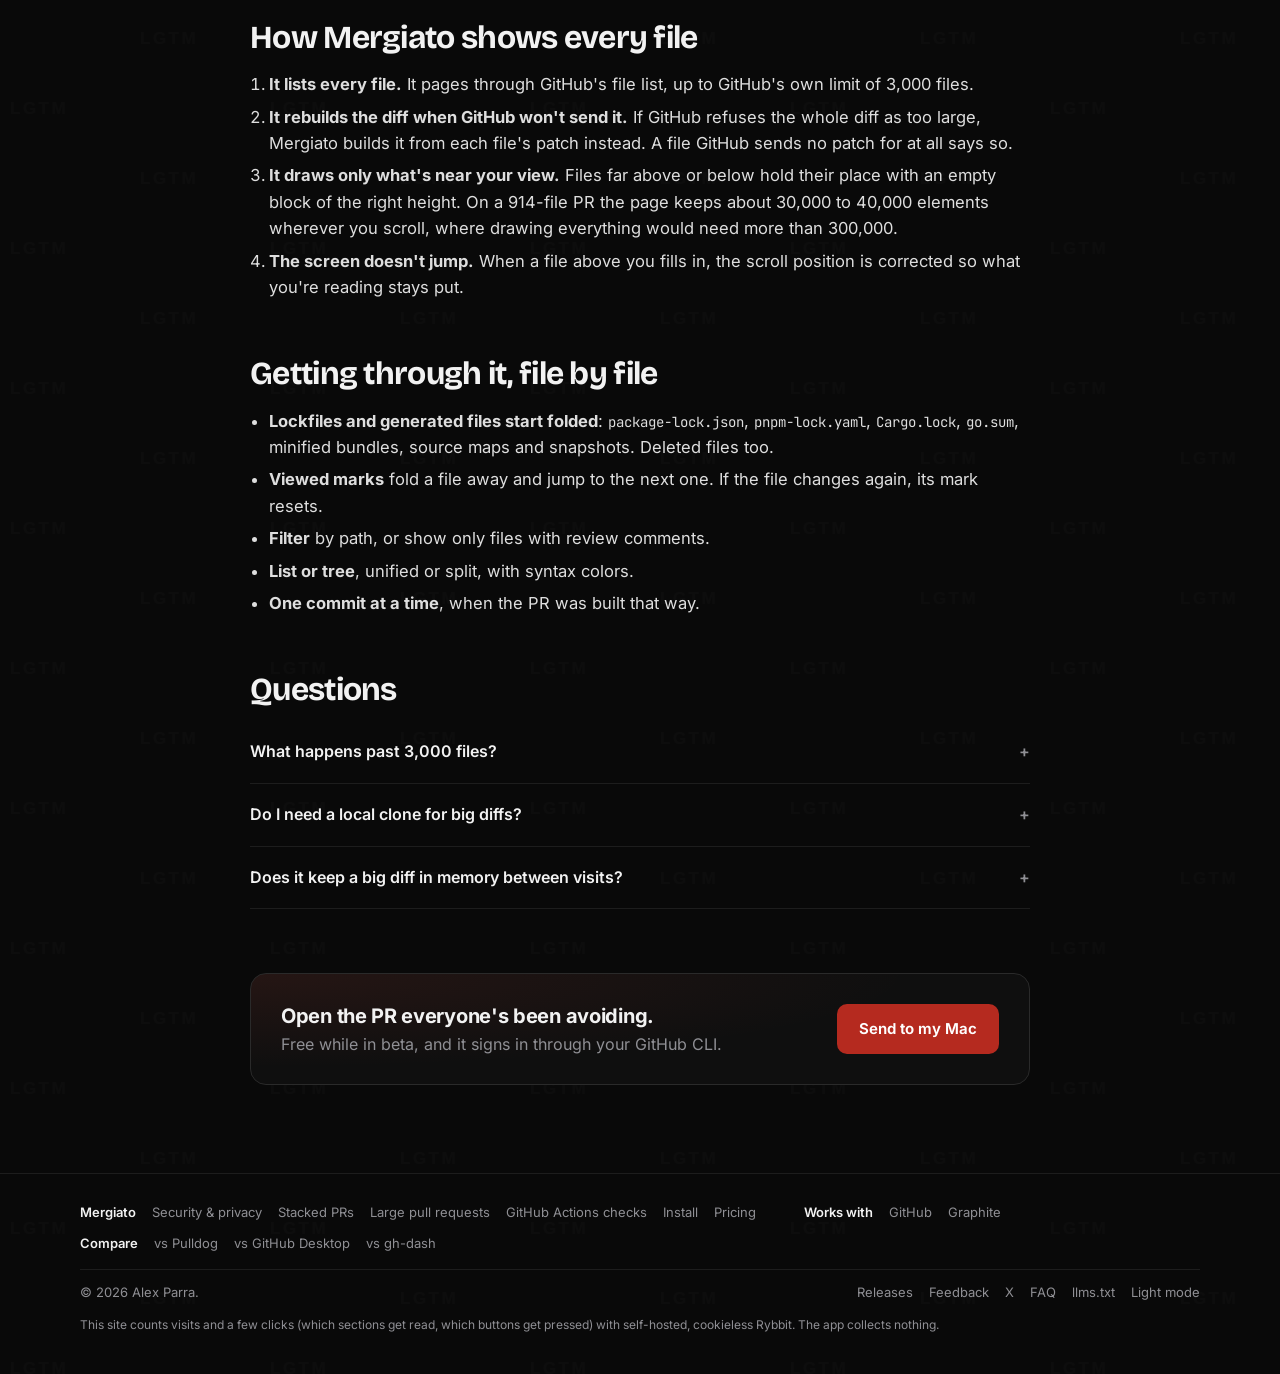
<file: large-pull-requests/index.html>
<!doctype html>
<html lang="en" class="scroll-pt-18 scroll-smooth motion-reduce:scroll-auto">
  <head>
    <meta charset="utf-8" />
    <meta name="viewport" content="width=device-width, initial-scale=1" />
    <title>Review large GitHub pull requests, every file · Mergiato</title>
    <meta name="description" content="GitHub hides big diffs behind Load diff, and its diff API stops at 300 files. Mergiato shows every file, up to 3,000, and draws a 914-file PR in 0.2 seconds." />
    <meta name="author" content="Alex Parra" />
    <meta name="application-name" content="Mergiato" />
    <link rel="canonical" href="https://mergiato.com/large-pull-requests/" />
    <meta property="og:type" content="website" />
    <meta property="og:site_name" content="Mergiato" />
    <meta property="og:url" content="https://mergiato.com/large-pull-requests/" />
    <meta property="og:title" content="Review the 900-file pull request without clicking Load diff" />
    <meta property="og:description" content="GitHub hides big diffs behind Load diff, and its diff API stops at 300 files. Mergiato shows every file, up to 3,000, and draws a 914-file PR in 0.2 seconds." />
    <meta property="og:image" content="https://mergiato.com/og/large-pull-requests.jpg?v=1cfc2d61" />
    <meta property="og:image:width" content="1200" />
    <meta property="og:image:height" content="630" />
    <meta property="og:image:alt" content="Mergiato: Review large GitHub pull requests, every file" />
    <meta name="twitter:card" content="summary_large_image" />
    <meta name="twitter:site" content="@mergiato" />
    <meta name="twitter:title" content="Review the 900-file pull request without clicking Load diff" />
    <meta name="twitter:description" content="GitHub hides big diffs behind Load diff, and its diff API stops at 300 files. Mergiato shows every file, up to 3,000, and draws a 914-file PR in 0.2 seconds." />
    <meta name="twitter:image" content="https://mergiato.com/og/large-pull-requests.jpg?v=1cfc2d61" />
    <meta name="theme-color" content="#090909" />
    <link rel="icon" href="/favicon.png" />
    <link rel="apple-touch-icon" href="/icon.png" />
    <!-- A plain-text summary for AI agents and LLMs (llmstxt.org). -->
    <link rel="alternate" type="text/plain" href="/llms.txt" title="Mergiato, for language models" />
    <!-- Fonts are served from here: faster first paint, and no visitor request goes to a third party. -->
    <link rel="preload" href="/fonts/inter-latin-wght-normal.woff2" as="font" type="font/woff2" crossorigin />
    <link
      rel="preload"
      href="/fonts/bricolage-grotesque-latin-opsz-normal.woff2"
      as="font"
      type="font/woff2"
      crossorigin
    />
    <style>
      /*! tailwindcss v4.3.3 | MIT License | https://tailwindcss.com */
@layer properties{@supports (((-webkit-hyphens:none)) and (not (margin-trim:inline))) or ((-moz-orient:inline) and (not (color:rgb(from red r g b)))){*,:before,:after,::backdrop{--tw-translate-x:0;--tw-translate-y:0;--tw-translate-z:0;--tw-border-style:solid;--tw-leading:initial;--tw-font-weight:initial;--tw-tracking:initial;--tw-shadow:0 0 #0000;--tw-shadow-color:initial;--tw-shadow-alpha:100%;--tw-inset-shadow:0 0 #0000;--tw-inset-shadow-color:initial;--tw-inset-shadow-alpha:100%;--tw-ring-color:initial;--tw-ring-shadow:0 0 #0000;--tw-inset-ring-color:initial;--tw-inset-ring-shadow:0 0 #0000;--tw-ring-inset:initial;--tw-ring-offset-width:0px;--tw-ring-offset-color:#fff;--tw-ring-offset-shadow:0 0 #0000;--tw-blur:initial;--tw-brightness:initial;--tw-contrast:initial;--tw-grayscale:initial;--tw-hue-rotate:initial;--tw-invert:initial;--tw-opacity:initial;--tw-saturate:initial;--tw-sepia:initial;--tw-drop-shadow:initial;--tw-drop-shadow-color:initial;--tw-drop-shadow-alpha:100%;--tw-drop-shadow-size:initial;--tw-backdrop-blur:initial;--tw-backdrop-brightness:initial;--tw-backdrop-contrast:initial;--tw-backdrop-grayscale:initial;--tw-backdrop-hue-rotate:initial;--tw-backdrop-invert:initial;--tw-backdrop-opacity:initial;--tw-backdrop-saturate:initial;--tw-backdrop-sepia:initial;--tw-duration:initial;--tw-content:""}}}@layer theme{:root,:host{--font-sans:"Inter", "Inter Fallback", -apple-system, BlinkMacSystemFont, "Segoe UI", sans-serif;--font-mono:"JetBrains Mono", ui-monospace, SFMono-Regular, Menlo, monospace;--spacing:.25rem;--font-weight-semibold:600;--font-weight-bold:700;--radius-md:.375rem;--radius-lg:.5rem;--radius-xl:.75rem;--radius-2xl:1rem;--default-transition-duration:.15s;--default-transition-timing-function:cubic-bezier(.4, 0, .2, 1);--default-font-family:var(--font-sans);--default-mono-font-family:var(--font-mono);--color-white:#fff;--color-page:#090909;--color-panel:#0f0f0f;--color-raised:#151515;--color-edge:#1d1d1d;--color-edge-strong:#2a2a2a;--color-fg:#f2f2f2;--color-body:#dedede;--color-muted:#8f8f94;--color-accent:#80a7e8;--color-accent-soft:#80a7e81f;--color-ok:#8dceaa;--color-ok-soft:#8dceaa1f;--color-bad:#dd9396;--color-wait:#e8b45d;--color-violet-soft:#c9b3f024;--color-merge:#1f7a42;--color-button:#f2f2f2;--color-button-fg:#111;--color-shadow:#000000b3;--color-app-sidebar:#0f0f0f;--color-app-input:#151515;--color-app-hover:#1a1a1a;--color-app-selected:#222;--color-app-file-head:#171717;--color-app-code:#080808;--color-app-branch:#ec7a68;--color-diff-add:#122018;--color-diff-del:#211519;--color-syn-keyword:#ff7b72;--color-syn-string:#a5d6ff;--color-syn-constant:#79c0ff;--color-syn-title:#d2a8ff;--color-pill-green:#17251d;--color-pill-green-fg:#9fdfb9;--color-pill-purple:#231c2d;--color-pill-purple-fg:#c9b3f0;--color-pill-neutral:#2b2b2b;--color-pill-neutral-fg:#d4d4d4;--color-pill-red:#2b1c1e;--color-pill-red-fg:#e3a3a3;--color-pill-amber:#2a2214;--color-claude:#d97757;--color-seal:#b52a1f;--color-seal-ink:#f3836f;--color-seal-soft:#e8513f1a;--font-display:"Bricolage Grotesque", "Inter", -apple-system, BlinkMacSystemFont, sans-serif}}@layer base{*,:after,:before,::backdrop{box-sizing:border-box;border:0 solid;margin:0;padding:0}::file-selector-button{box-sizing:border-box;border:0 solid;margin:0;padding:0}html,:host{-webkit-text-size-adjust:100%;tab-size:4;line-height:1.5;font-family:var(--default-font-family,-apple-system, BlinkMacSystemFont, "Segoe UI", Roboto, "Helvetica Neue", "Noto Sans", Arial, sans-serif, "Apple Color Emoji", "Segoe UI Emoji", "Segoe UI Symbol", "Noto Color Emoji");font-feature-settings:var(--default-font-feature-settings,normal);font-variation-settings:var(--default-font-variation-settings,normal);-webkit-tap-highlight-color:transparent}hr{height:0;color:inherit;border-top-width:1px}abbr:where([title]){-webkit-text-decoration:underline dotted;text-decoration:underline dotted}h1,h2,h3,h4,h5,h6{font-size:inherit;font-weight:inherit}a{color:inherit;-webkit-text-decoration:inherit;-webkit-text-decoration:inherit;-webkit-text-decoration:inherit;text-decoration:inherit}b,strong{font-weight:bolder}code,kbd,samp,pre{font-family:var(--default-mono-font-family,ui-monospace, SFMono-Regular, Menlo, Monaco, Consolas, "Liberation Mono", "Courier New", monospace);font-feature-settings:var(--default-mono-font-feature-settings,normal);font-variation-settings:var(--default-mono-font-variation-settings,normal);font-size:1em}small{font-size:80%}sub,sup{vertical-align:baseline;font-size:75%;line-height:0;position:relative}sub{bottom:-.25em}sup{top:-.5em}table{text-indent:0;border-color:inherit;border-collapse:collapse}:-moz-focusring:where(:not(iframe)){outline:auto}progress{vertical-align:baseline}summary{display:list-item}ol,ul,menu{list-style:none}img,svg,video,canvas,audio,iframe,embed,object{vertical-align:middle;display:block}img,video{max-width:100%;height:auto}button,input,select,optgroup,textarea{font:inherit;font-feature-settings:inherit;font-variation-settings:inherit;letter-spacing:inherit;color:inherit;opacity:1;background-color:#0000;border-radius:0}::file-selector-button{font:inherit;font-feature-settings:inherit;font-variation-settings:inherit;letter-spacing:inherit;color:inherit;opacity:1;background-color:#0000;border-radius:0}:where(select:is([multiple],[size])) optgroup{font-weight:bolder}:where(select:is([multiple],[size])) optgroup option{padding-inline-start:20px}::file-selector-button{margin-inline-end:4px}::placeholder{opacity:1}@supports (not ((-webkit-appearance:-apple-pay-button))) or (contain-intrinsic-size:1px){::placeholder{color:currentColor}@supports (color:color-mix(in lab, red, red)){::placeholder{color:color-mix(in oklab, currentcolor 50%, transparent)}}}textarea{resize:vertical}::-webkit-search-decoration{-webkit-appearance:none}::-webkit-date-and-time-value{min-height:1lh;text-align:inherit}::-webkit-datetime-edit{display:inline-flex}::-webkit-datetime-edit-fields-wrapper{padding:0}::-webkit-datetime-edit{padding-block:0}::-webkit-datetime-edit-year-field{padding-block:0}::-webkit-datetime-edit-month-field{padding-block:0}::-webkit-datetime-edit-day-field{padding-block:0}::-webkit-datetime-edit-hour-field{padding-block:0}::-webkit-datetime-edit-minute-field{padding-block:0}::-webkit-datetime-edit-second-field{padding-block:0}::-webkit-datetime-edit-millisecond-field{padding-block:0}::-webkit-datetime-edit-meridiem-field{padding-block:0}::-webkit-calendar-picker-indicator{line-height:1}:-moz-ui-invalid{box-shadow:none}button,input:where([type=button],[type=reset],[type=submit]){appearance:button}::file-selector-button{appearance:button}::-webkit-inner-spin-button{height:auto}::-webkit-outer-spin-button{height:auto}[hidden]:where(:not([hidden=until-found])){display:none!important}@font-face{font-family:Inter;font-style:normal;font-weight:100 900;font-display:swap;src:url(/fonts/inter-latin-wght-normal.woff2)format("woff2")}@font-face{font-family:Inter Fallback;src:local(Arial);ascent-override:90.44%;descent-override:22.52%;line-gap-override:0%;size-adjust:107.12%}@font-face{font-family:Bricolage Grotesque;font-style:normal;font-weight:200 800;font-display:swap;src:url(/fonts/bricolage-grotesque-latin-opsz-normal.woff2)format("woff2")}@font-face{font-family:JetBrains Mono;font-style:normal;font-weight:100 800;font-display:swap;src:url(/fonts/jetbrains-mono-latin-wght-normal.woff2)format("woff2")}:root{color-scheme:dark;--print:url("data:image/svg+xml,%3Csvg xmlns='http://www.w3.org/2000/svg' width='260' height='140'%3E%3Cg font-family='Helvetica Neue,Helvetica,Arial,sans-serif' font-weight='700' font-size='17' letter-spacing='2.5' fill='%23ffffff' fill-opacity='0.016'%3E%3Ctext x='10' y='34'%3ELGTM%3C/text%3E%3Ctext x='140' y='104'%3ELGTM%3C/text%3E%3C/g%3E%3C/svg%3E")}:root[data-theme=light]{color-scheme:light;--print:url("data:image/svg+xml,%3Csvg xmlns='http://www.w3.org/2000/svg' width='260' height='140'%3E%3Cg font-family='Helvetica Neue,Helvetica,Arial,sans-serif' font-weight='700' font-size='17' letter-spacing='2.5' fill='%23000000' fill-opacity='0.022'%3E%3Ctext x='10' y='34'%3ELGTM%3C/text%3E%3Ctext x='140' y='104'%3ELGTM%3C/text%3E%3C/g%3E%3C/svg%3E");--color-page:#fff;--color-panel:#f7f7f8;--color-raised:#efeff1;--color-edge:#e4e4e7;--color-edge-strong:#d4d4d8;--color-fg:#18181b;--color-body:#27272a;--color-muted:#5c5c66;--color-accent:#2f5fb3;--color-accent-soft:#2f5fb31a;--color-ok:#1a7f4b;--color-ok-soft:#1a7f4b1a;--color-bad:#c03b42;--color-wait:#a76a00;--color-violet-soft:#6b46c11a;--color-button:#18181b;--color-button-fg:#fff;--color-shadow:#0000002e;--color-app-sidebar:#f7f7f8;--color-app-input:#fff;--color-app-hover:#f0f0f2;--color-app-selected:#e8e8eb;--color-app-file-head:#f6f6f7;--color-app-code:#fff;--color-app-branch:#c4553f;--color-diff-add:#e6f6ec;--color-diff-del:#fcebec;--color-syn-keyword:#cf222e;--color-syn-string:#0a3069;--color-syn-constant:#0550ae;--color-syn-title:#8250df;--color-pill-green:#e3f4ea;--color-pill-green-fg:#1a6b3f;--color-pill-purple:#efe7fb;--color-pill-purple-fg:#6b46c1;--color-pill-neutral:#e8e8eb;--color-pill-neutral-fg:#3f3f46;--color-pill-red:#fbe8e9;--color-pill-red-fg:#a8323a;--color-pill-amber:#fbf1dc;--color-seal-ink:#a3241a;--color-seal-soft:#b52a1f12}body{background-image:var(--print)}code,kbd,pre{font-family:var(--font-mono);font-variant-ligatures:none}code,kbd{font-size:.85em}kbd{border:1px solid var(--color-edge-strong);min-width:1.9em;color:var(--color-fg);text-align:center;border-bottom-width:2px;border-radius:6px;padding:1px 6px;display:inline-block}details{border-bottom:1px solid var(--color-edge);padding:18px 0}summary{color:var(--color-fg);cursor:pointer;font-weight:600;list-style:none}summary::-webkit-details-marker{display:none}summary:after{content:"+";float:right;color:var(--color-muted)}details[open] summary:after{content:"−"}details p{max-width:72ch;color:var(--color-muted);margin-top:10px}@media (prefers-reduced-motion:reduce){*,:before,:after{transition:none!important;animation:none!important}}}@layer prose{.prose h2{color:var(--color-fg);font-family:var(--font-display);letter-spacing:-.7px;text-wrap:balance;margin:56px 0 14px;font-size:clamp(24px,3vw,32px);font-weight:700;line-height:1.1}.prose h2:first-child{margin-top:0}.prose h3{color:var(--color-fg);margin:28px 0 8px;font-size:18px;font-weight:700}.prose :where(p,ul,ol){margin-block:1em}.prose :where(ul,ol){padding-left:1.2em}.prose ul{list-style:outside}.prose ol{list-style:decimal}.prose :where(p,li){color:var(--color-body);font-size:16.5px}.prose li+li{margin-top:6px}.prose a{text-decoration:underline}.prose details p{margin:10px 0 0}.prose figure{margin:24px 0}.prose table{border:1px solid var(--color-edge);border-collapse:separate;border-spacing:0;background:var(--color-page);border-radius:14px;width:100%;margin:20px 0 8px;font-size:15px;overflow:hidden}.prose :where(th,td){border-bottom:1px solid var(--color-edge);text-align:left;vertical-align:top;padding:14px 18px}.prose tr:last-child td{border-bottom:0}.prose thead th{background:var(--color-panel);color:var(--color-muted);letter-spacing:.6px;text-transform:uppercase;font-size:12px;font-weight:600}.prose td:first-child{width:20%;color:var(--color-fg);font-weight:600}.prose td:nth-child(2){width:36%;color:var(--color-muted)}.prose td:last-child{color:var(--color-body)}@media not all and (min-width:761px){.prose :where(table,tbody,tr,td){display:block;width:100%!important}.prose thead{display:none}.prose tr{border-bottom:1px solid var(--color-edge)}.prose td{border:0;padding:6px 16px}.prose td:first-child{padding-top:14px}.prose td:last-child{padding-bottom:14px}}}@layer utilities{.absolute{position:absolute}.fixed{position:fixed}.sticky{position:sticky}.-top-15{top:calc(var(--spacing) * -15)}.top-0{top:0}.top-3\.25{top:calc(var(--spacing) * 3.25)}.right-3{right:calc(var(--spacing) * 3)}.bottom-6{bottom:calc(var(--spacing) * 6)}.left-1\/2{left:50%}.left-4{left:calc(var(--spacing) * 4)}.z-20{z-index:20}.z-30{z-index:30}.z-60{z-index:60}.m-0{margin:0}.m-auto{margin:auto}.mx-auto{margin-inline:auto}.mt-1\.5{margin-top:calc(var(--spacing) * 1.5)}.mt-2{margin-top:calc(var(--spacing) * 2)}.mt-2\.5{margin-top:calc(var(--spacing) * 2.5)}.mt-3\.5{margin-top:calc(var(--spacing) * 3.5)}.mt-16{margin-top:calc(var(--spacing) * 16)}.mr-2{margin-right:calc(var(--spacing) * 2)}.-mb-4{margin-bottom:calc(var(--spacing) * -4)}.mb-2\.5{margin-bottom:calc(var(--spacing) * 2.5)}.mb-3{margin-bottom:calc(var(--spacing) * 3)}.mb-4{margin-bottom:calc(var(--spacing) * 4)}.mb-4\.5{margin-bottom:calc(var(--spacing) * 4.5)}.mb-5{margin-bottom:calc(var(--spacing) * 5)}.mb-5\.5{margin-bottom:calc(var(--spacing) * 5.5)}.mb-7{margin-bottom:calc(var(--spacing) * 7)}.ml-auto{margin-left:auto}.block{display:block}.flex{display:flex}.grid{display:grid}.hidden{display:none}.inline-flex{display:inline-flex}.size-4\.5{width:calc(var(--spacing) * 4.5);height:calc(var(--spacing) * 4.5)}.size-6{width:calc(var(--spacing) * 6);height:calc(var(--spacing) * 6)}.size-8\.5{width:calc(var(--spacing) * 8.5);height:calc(var(--spacing) * 8.5)}.size-\[62px\]{width:62px;height:62px}.h-15{height:calc(var(--spacing) * 15)}.h-auto{height:auto}.w-\[min\(520px\,100\%_-_32px\)\]{width:min(520px,100% - 32px)}.w-\[min\(780px\,100\%_-_32px\)\]{width:min(780px,100% - 32px)}.w-\[min\(1120px\,100\%_-_32px\)\]{width:min(1120px,100% - 32px)}.w-\[min\(1200px\,100\%_-_32px\)\]{width:min(1200px,100% - 32px)}.w-full{width:100%}.max-w-\[21ch\]{max-width:21ch}.max-w-\[64ch\]{max-width:64ch}.shrink-0{flex-shrink:0}.basis-full{flex-basis:100%}.-translate-x-1\/2{--tw-translate-x:calc(calc(1 / 2 * 100%) * -1);translate:var(--tw-translate-x) var(--tw-translate-y)}.cursor-pointer{cursor:pointer}.scroll-pt-18{scroll-padding-top:calc(var(--spacing) * 18)}.grid-cols-\[28px_1fr\]{grid-template-columns:28px 1fr}.flex-wrap{flex-wrap:wrap}.place-items-center{place-items:center}.items-baseline{align-items:baseline}.items-center{align-items:center}.justify-between{justify-content:space-between}.gap-2{gap:calc(var(--spacing) * 2)}.gap-2\.5{gap:calc(var(--spacing) * 2.5)}.gap-3{gap:calc(var(--spacing) * 3)}.gap-3\.5{gap:calc(var(--spacing) * 3.5)}.gap-5{gap:calc(var(--spacing) * 5)}.gap-5\.5{gap:calc(var(--spacing) * 5.5)}.gap-6{gap:calc(var(--spacing) * 6)}.gap-x-4{column-gap:calc(var(--spacing) * 4)}.gap-x-12{column-gap:calc(var(--spacing) * 12)}.gap-y-1\.5{row-gap:calc(var(--spacing) * 1.5)}.gap-y-2\.5{row-gap:calc(var(--spacing) * 2.5)}.self-start{align-self:flex-start}.overflow-x-hidden{overflow-x:hidden}.scroll-smooth{scroll-behavior:smooth}.rounded-2xl{border-radius:var(--radius-2xl)}.rounded-\[10px\]{border-radius:10px}.rounded-lg{border-radius:var(--radius-lg)}.rounded-md{border-radius:var(--radius-md)}.rounded-xl{border-radius:var(--radius-xl)}.border{border-style:var(--tw-border-style);border-width:1px}.border-t{border-top-style:var(--tw-border-style);border-top-width:1px}.border-b{border-bottom-style:var(--tw-border-style);border-bottom-width:1px}.border-edge{border-color:var(--color-edge)}.border-edge-strong{border-color:var(--color-edge-strong)}.bg-button{background-color:var(--color-button)}.bg-page{background-color:var(--color-page)}.bg-page\/82{background-color:#090909d1}@supports (color:color-mix(in lab, red, red)){.bg-page\/82{background-color:color-mix(in oklab, var(--color-page) 82%, transparent)}}.bg-panel{background-color:var(--color-panel)}.bg-raised{background-color:var(--color-raised)}.bg-seal{background-color:var(--color-seal)}.bg-\[radial-gradient\(ellipse_at_0\%_0\%\,var\(--color-seal-soft\)\,transparent_60\%\)\]{background-image:radial-gradient(ellipse at 0% 0%,var(--color-seal-soft),transparent 60%)}.px-2{padding-inline:calc(var(--spacing) * 2)}.px-3{padding-inline:calc(var(--spacing) * 3)}.px-3\.5{padding-inline:calc(var(--spacing) * 3.5)}.px-4{padding-inline:calc(var(--spacing) * 4)}.px-5\.5{padding-inline:calc(var(--spacing) * 5.5)}.px-6\.5{padding-inline:calc(var(--spacing) * 6.5)}.px-7\.5{padding-inline:calc(var(--spacing) * 7.5)}.py-0\.75{padding-block:calc(var(--spacing) * .75)}.py-1\.5{padding-block:calc(var(--spacing) * 1.5)}.py-1\.75{padding-block:calc(var(--spacing) * 1.75)}.py-2{padding-block:calc(var(--spacing) * 2)}.py-2\.5{padding-block:calc(var(--spacing) * 2.5)}.py-3\.5{padding-block:calc(var(--spacing) * 3.5)}.py-3\.25{padding-block:calc(var(--spacing) * 3.25)}.py-6\.5{padding-block:calc(var(--spacing) * 6.5)}.pt-6\.5{padding-top:calc(var(--spacing) * 6.5)}.pt-7{padding-top:calc(var(--spacing) * 7)}.pt-10{padding-top:calc(var(--spacing) * 10)}.pt-14{padding-top:calc(var(--spacing) * 14)}.pr-1\.5{padding-right:calc(var(--spacing) * 1.5)}.pb-2{padding-bottom:calc(var(--spacing) * 2)}.pb-4{padding-bottom:calc(var(--spacing) * 4)}.pb-5\.5{padding-bottom:calc(var(--spacing) * 5.5)}.pb-10{padding-bottom:calc(var(--spacing) * 10)}.pb-22{padding-bottom:calc(var(--spacing) * 22)}.pl-3{padding-left:calc(var(--spacing) * 3)}.font-display{font-family:var(--font-display)}.font-mono{font-family:var(--font-mono)}.font-sans{font-family:var(--font-sans)}.text-\[16px\]\/\[1\.6\]{font-size:16px;line-height:1.6}.text-\[11px\]{font-size:11px}.text-\[12px\]{font-size:12px}.text-\[13px\]{font-size:13px}.text-\[14px\]{font-size:14px}.text-\[15px\]{font-size:15px}.text-\[16px\]{font-size:16px}.text-\[20px\]{font-size:20px}.text-\[21px\]{font-size:21px}.text-\[22px\]{font-size:22px}.text-\[clamp\(16px\,2\.2vw\,19px\)\]{font-size:clamp(16px,2.2vw,19px)}.text-\[clamp\(34px\,5vw\,56px\)\]{font-size:clamp(34px,5vw,56px)}.leading-\[1\.03\]{--tw-leading:1.03;line-height:1.03}.font-\[650\]{--tw-font-weight:650;font-weight:650}.font-bold{--tw-font-weight:var(--font-weight-bold);font-weight:var(--font-weight-bold)}.font-semibold{--tw-font-weight:var(--font-weight-semibold);font-weight:var(--font-weight-semibold)}.tracking-\[-0\.3px\]{--tw-tracking:-.3px;letter-spacing:-.3px}.tracking-\[-0\.4px\]{--tw-tracking:-.4px;letter-spacing:-.4px}.tracking-\[-1\.2px\]{--tw-tracking:-1.2px;letter-spacing:-1.2px}.text-balance{text-wrap:balance}.whitespace-nowrap{white-space:nowrap}.text-body{color:var(--color-body)}.text-button-fg{color:var(--color-button-fg)}.text-fg{color:var(--color-fg)}.text-muted{color:var(--color-muted)}.text-white{color:var(--color-white)}.no-underline{text-decoration-line:none}.underline{text-decoration-line:underline}.antialiased{-webkit-font-smoothing:antialiased;-moz-osx-font-smoothing:grayscale}.shadow-\[0_20px_50px_-20px_var\(--color-shadow\)\]{--tw-shadow:0 20px 50px -20px var(--tw-shadow-color,var(--color-shadow));box-shadow:var(--tw-inset-shadow), var(--tw-inset-ring-shadow), var(--tw-ring-offset-shadow), var(--tw-ring-shadow), var(--tw-shadow)}.shadow-\[0_30px_80px_-40px_var\(--color-shadow\)\]{--tw-shadow:0 30px 80px -40px var(--tw-shadow-color,var(--color-shadow));box-shadow:var(--tw-inset-shadow), var(--tw-inset-ring-shadow), var(--tw-ring-offset-shadow), var(--tw-ring-shadow), var(--tw-shadow)}.shadow-\[0_40px_120px_-30px_var\(--color-shadow\)\]{--tw-shadow:0 40px 120px -30px var(--tw-shadow-color,var(--color-shadow));box-shadow:var(--tw-inset-shadow), var(--tw-inset-ring-shadow), var(--tw-ring-offset-shadow), var(--tw-ring-shadow), var(--tw-shadow)}.blur{--tw-blur:blur(8px);filter:var(--tw-blur,) var(--tw-brightness,) var(--tw-contrast,) var(--tw-grayscale,) var(--tw-hue-rotate,) var(--tw-invert,) var(--tw-saturate,) var(--tw-sepia,) var(--tw-drop-shadow,)}.drop-shadow-\[0_6px_14px_rgb\(181_42_31\/0\.4\)\]{--tw-drop-shadow-size:drop-shadow(0 6px 14px var(--tw-drop-shadow-color,#b52a1f66));--tw-drop-shadow:var(--tw-drop-shadow-size);filter:var(--tw-blur,) var(--tw-brightness,) var(--tw-contrast,) var(--tw-grayscale,) var(--tw-hue-rotate,) var(--tw-invert,) var(--tw-saturate,) var(--tw-sepia,) var(--tw-drop-shadow,)}.backdrop-blur-\[14px\]{--tw-backdrop-blur:blur(14px);-webkit-backdrop-filter:var(--tw-backdrop-blur,) var(--tw-backdrop-brightness,) var(--tw-backdrop-contrast,) var(--tw-backdrop-grayscale,) var(--tw-backdrop-hue-rotate,) var(--tw-backdrop-invert,) var(--tw-backdrop-opacity,) var(--tw-backdrop-saturate,) var(--tw-backdrop-sepia,);backdrop-filter:var(--tw-backdrop-blur,) var(--tw-backdrop-brightness,) var(--tw-backdrop-contrast,) var(--tw-backdrop-grayscale,) var(--tw-backdrop-hue-rotate,) var(--tw-backdrop-invert,) var(--tw-backdrop-opacity,) var(--tw-backdrop-saturate,) var(--tw-backdrop-sepia,)}.transition-\[translate\,opacity\]{transition-property:translate,opacity;transition-timing-function:var(--tw-ease,var(--default-transition-timing-function));transition-duration:var(--tw-duration,var(--default-transition-duration))}.duration-120{--tw-duration:.12s;transition-duration:.12s}.\[counter-increment\:step\]{counter-increment:step}.\[counter-reset\:step\]{counter-reset:step}.backdrop\:bg-\[rgb\(0_0_0\/0\.55\)\]::backdrop{background-color:#0000008c}.backdrop\:backdrop-blur-\[4px\]::backdrop{--tw-backdrop-blur:blur(4px);-webkit-backdrop-filter:var(--tw-backdrop-blur,) var(--tw-backdrop-brightness,) var(--tw-backdrop-contrast,) var(--tw-backdrop-grayscale,) var(--tw-backdrop-hue-rotate,) var(--tw-backdrop-invert,) var(--tw-backdrop-opacity,) var(--tw-backdrop-saturate,) var(--tw-backdrop-sepia,);backdrop-filter:var(--tw-backdrop-blur,) var(--tw-backdrop-brightness,) var(--tw-backdrop-contrast,) var(--tw-backdrop-grayscale,) var(--tw-backdrop-hue-rotate,) var(--tw-backdrop-invert,) var(--tw-backdrop-opacity,) var(--tw-backdrop-saturate,) var(--tw-backdrop-sepia,)}.before\:grid:before{content:var(--tw-content);display:grid}.before\:size-7:before{content:var(--tw-content);width:calc(var(--spacing) * 7);height:calc(var(--spacing) * 7)}.before\:place-items-center:before{content:var(--tw-content);place-items:center}.before\:rounded-full:before{content:var(--tw-content);border-radius:3.40282e38px}.before\:bg-raised:before{content:var(--tw-content);background-color:var(--color-raised)}.before\:text-\[13px\]:before{content:var(--tw-content);font-size:13px}.before\:font-bold:before{content:var(--tw-content);--tw-font-weight:var(--font-weight-bold);font-weight:var(--font-weight-bold)}.before\:text-fg:before{content:var(--tw-content);color:var(--color-fg)}.before\:content-\[counter\(step\)\]:before{--tw-content:counter(step);content:var(--tw-content)}@media (hover:hover){.hover\:-translate-y-px:hover{--tw-translate-y:-1px;translate:var(--tw-translate-x) var(--tw-translate-y)}.hover\:bg-raised:hover{background-color:var(--color-raised)}.hover\:text-fg:hover{color:var(--color-fg)}.hover\:opacity-90:hover{opacity:.9}}.focus\:top-3:focus{top:calc(var(--spacing) * 3)}@media (prefers-reduced-motion:reduce){.motion-reduce\:scroll-auto{scroll-behavior:auto}}@media (min-width:481px){.xs\:grid{display:grid}.xs\:pr-9\.5{padding-right:calc(var(--spacing) * 9.5)}}@media (min-width:761px){.md\:-mb-4\.5{margin-bottom:calc(var(--spacing) * -4.5)}.md\:ml-0{margin-left:0}.md\:flex{display:flex}.md\:size-18{width:calc(var(--spacing) * 18);height:calc(var(--spacing) * 18)}}@media (min-width:1292px){.min-\[1292px\]\:pr-0{padding-right:0}}.light\:block:where([data-theme=light],[data-theme=light] *){display:block}.light\:hidden:where([data-theme=light],[data-theme=light] *){display:none}.\[\&_a\]\:text-muted a{color:var(--color-muted)}.\[\&_a\]\:underline a{text-decoration-line:underline}.\[\&_a\:hover\]\:text-fg a:hover,.\[\&_strong\]\:text-fg strong{color:var(--color-fg)}}@layer components;@property --tw-translate-x{syntax:"*";inherits:false;initial-value:0}@property --tw-translate-y{syntax:"*";inherits:false;initial-value:0}@property --tw-translate-z{syntax:"*";inherits:false;initial-value:0}@property --tw-border-style{syntax:"*";inherits:false;initial-value:solid}@property --tw-leading{syntax:"*";inherits:false}@property --tw-font-weight{syntax:"*";inherits:false}@property --tw-tracking{syntax:"*";inherits:false}@property --tw-shadow{syntax:"*";inherits:false;initial-value:0 0 #0000}@property --tw-shadow-color{syntax:"*";inherits:false}@property --tw-shadow-alpha{syntax:"<percentage>";inherits:false;initial-value:100%}@property --tw-inset-shadow{syntax:"*";inherits:false;initial-value:0 0 #0000}@property --tw-inset-shadow-color{syntax:"*";inherits:false}@property --tw-inset-shadow-alpha{syntax:"<percentage>";inherits:false;initial-value:100%}@property --tw-ring-color{syntax:"*";inherits:false}@property --tw-ring-shadow{syntax:"*";inherits:false;initial-value:0 0 #0000}@property --tw-inset-ring-color{syntax:"*";inherits:false}@property --tw-inset-ring-shadow{syntax:"*";inherits:false;initial-value:0 0 #0000}@property --tw-ring-inset{syntax:"*";inherits:false}@property --tw-ring-offset-width{syntax:"<length>";inherits:false;initial-value:0}@property --tw-ring-offset-color{syntax:"*";inherits:false;initial-value:#fff}@property --tw-ring-offset-shadow{syntax:"*";inherits:false;initial-value:0 0 #0000}@property --tw-blur{syntax:"*";inherits:false}@property --tw-brightness{syntax:"*";inherits:false}@property --tw-contrast{syntax:"*";inherits:false}@property --tw-grayscale{syntax:"*";inherits:false}@property --tw-hue-rotate{syntax:"*";inherits:false}@property --tw-invert{syntax:"*";inherits:false}@property --tw-opacity{syntax:"*";inherits:false}@property --tw-saturate{syntax:"*";inherits:false}@property --tw-sepia{syntax:"*";inherits:false}@property --tw-drop-shadow{syntax:"*";inherits:false}@property --tw-drop-shadow-color{syntax:"*";inherits:false}@property --tw-drop-shadow-alpha{syntax:"<percentage>";inherits:false;initial-value:100%}@property --tw-drop-shadow-size{syntax:"*";inherits:false}@property --tw-backdrop-blur{syntax:"*";inherits:false}@property --tw-backdrop-brightness{syntax:"*";inherits:false}@property --tw-backdrop-contrast{syntax:"*";inherits:false}@property --tw-backdrop-grayscale{syntax:"*";inherits:false}@property --tw-backdrop-hue-rotate{syntax:"*";inherits:false}@property --tw-backdrop-invert{syntax:"*";inherits:false}@property --tw-backdrop-opacity{syntax:"*";inherits:false}@property --tw-backdrop-saturate{syntax:"*";inherits:false}@property --tw-backdrop-sepia{syntax:"*";inherits:false}@property --tw-duration{syntax:"*";inherits:false}@property --tw-content{syntax:"*";inherits:false;initial-value:""}
    </style>
    <!-- Visit counts: self-hosted Rybbit, cookieless. No identify() calls, so it stores nothing on the visitor's device. -->
    <script>
      // Only the live site counts: local copies, previews and file:// views load nothing. ?notrack opts this
      // browser out for good (the maker's own checks), ?track opts it back in.
      (() => {
        const params = new URLSearchParams(location.search);
        try {
          if (params.has("notrack")) localStorage.setItem("disable-rybbit", "1");
          if (params.has("track")) localStorage.removeItem("disable-rybbit");
          if (params.has("notrack") || params.has("track")) {
            params.delete("notrack");
            params.delete("track");
            history.replaceState(null, "", location.pathname + (params.size ? `?${params}` : "") + location.hash);
          }
          if (localStorage.getItem("disable-rybbit") !== null) return;
        } catch {}
        if (location.hostname !== "mergiato.com") return;
        const script = document.createElement("script");
        script.src = "https://stats.vineleafapps.com/api/script.js";
        script.dataset.siteId = "eff85bc59b62";
        script.defer = true;
        document.head.append(script);
      })();
    </script>
    <script>
      // Dark unless the visitor picked light, whatever the system says: it's the app's own default.
      document.documentElement.dataset.theme = "dark";
      try {
        if (localStorage.getItem("theme") === "light") document.documentElement.dataset.theme = "light";
      } catch {}
    </script>
        <script type="application/ld+json">
      {
        "@context": "https://schema.org",
        "@graph": [
          {
            "@type": "WebPage",
            "@id": "https://mergiato.com/large-pull-requests/",
            "url": "https://mergiato.com/large-pull-requests/",
            "name": "Review large GitHub pull requests, every file",
            "description": "GitHub hides big diffs behind Load diff, and its diff API stops at 300 files. Mergiato shows every file, up to 3,000, and draws a 914-file PR in 0.2 seconds.",
            "isPartOf": {
              "@id": "https://mergiato.com/#website"
            },
            "about": {
              "@id": "https://mergiato.com/#app"
            }
          },
          {
            "@type": "BreadcrumbList",
            "itemListElement": [
              {
                "@type": "ListItem",
                "position": 1,
                "name": "Mergiato",
                "item": "https://mergiato.com/"
              },
              {
                "@type": "ListItem",
                "position": 2,
                "name": "Large pull requests",
                "item": "https://mergiato.com/large-pull-requests/"
              }
            ]
          }
        ]
      }
    </script>
    <script type="application/ld+json">
      {
        "@context": "https://schema.org",
        "@graph": [
          {
            "@type": "VideoObject",
            "name": "Scrolling a 914-file pull request and marking files viewed",
            "description": "A 914-file pull request: every file, scrolled and marked Viewed.",
            "thumbnailUrl": "https://mergiato.com/media/large-pr-poster.jpg",
            "contentUrl": "https://mergiato.com/media/large-pr.mp4",
            "uploadDate": "2026-10-25T19:28:13Z",
            "duration": "PT19S",
            "width": 1124,
            "height": 900
          }
        ]
      }
    </script>

  </head>
  <body class="overflow-x-hidden bg-page font-sans text-[16px]/[1.6] text-body antialiased">
    <a class="absolute -top-15 left-4 z-30 rounded-lg bg-button px-3.5 py-2 text-button-fg focus:top-3" href="#main"
      >Skip to content</a
    >
    <nav aria-label="Main" class="sticky top-0 z-20 border-b border-edge bg-page/82 backdrop-blur-[14px]">
      <!-- 40px wider each side than the content, so the logo and Download sit just outside its edges. Room on
           the right for the theme button until the window leaves it a 46px margin (1292px). -->
      <div class="mx-auto flex h-15 w-[min(1200px,100%_-_32px)] items-center gap-6 xs:pr-9.5 min-[1292px]:pr-0">
        <!-- The icon's wax seal alone, bigger than the bar: it hangs over the edge like a seal on a letter. -->
        <a
          class="inline-flex items-center gap-2.5 font-display text-[21px] font-bold tracking-[-0.3px] text-fg"
          href="/"
          ><img
            class="mt-1.5 -mb-4 size-[62px] self-start drop-shadow-[0_6px_14px_rgb(181_42_31/0.4)] md:-mb-4.5 md:size-18"
            src="/seal.svg"
            width="72"
            height="72"
            alt=""
          />Mergiato</a
        >
        <span class="ml-auto hidden gap-5.5 text-[14px] md:flex [&_a]:text-muted [&_a:hover]:text-fg">
          <a href="/#demo">Demo</a>
          <a href="/#features">Features</a>
          <a href="/security/">Security</a>
          <a href="/pricing/">Pricing</a>
          <a href="/#faq">FAQ</a>
        </span>
        <a
          class="inline-flex items-center gap-2 rounded-[10px] bg-seal font-[650] whitespace-nowrap text-white transition-[translate,opacity] duration-120 hover:-translate-y-px hover:opacity-90 ml-auto px-3.5 py-1.75 text-[14px] md:ml-0"
          data-download
          data-place="nav"
          href="https://github.com/alex-parra/mergiato-pull-request-app/releases/latest"
          ><span data-download-label>Download</span></a
        >
        <!-- Pinned to the window's right edge. Too narrow for both, the Download button wins and the footer
             keeps the switch. The icon shows the theme a click switches to. -->
        <button
          type="button"
          class="absolute top-3.25 right-3 hidden size-8.5 shrink-0 cursor-pointer place-items-center rounded-lg text-muted hover:bg-raised hover:text-fg xs:grid"
          data-theme-toggle
          aria-label="Switch to light mode"
        >
          <svg
            class="size-4.5 light:hidden"
            viewBox="0 0 24 24"
            fill="none"
            stroke="currentColor"
            stroke-width="2"
            stroke-linecap="round"
            aria-hidden="true"
          >
            <circle cx="12" cy="12" r="4" />
            <path
              d="M12 2v2M12 20v2M4.9 4.9l1.4 1.4M17.7 17.7l1.4 1.4M2 12h2M20 12h2M4.9 19.1l1.4-1.4M17.7 6.3l1.4-1.4"
            />
          </svg>
          <svg
            class="hidden size-4.5 light:block"
            viewBox="0 0 24 24"
            fill="none"
            stroke="currentColor"
            stroke-width="2"
            stroke-linecap="round"
            aria-hidden="true"
          >
            <path d="M20 14.5A8 8 0 0 1 9.5 4 8 8 0 1 0 20 14.5z" />
          </svg>
        </button>
      </div>
    </nav>

    <main id="main"><div class="pt-14 pb-2">
  <div class="mx-auto w-[min(780px,100%_-_32px)]">
    <nav class="mb-5.5 text-[13px] text-muted [&_a]:underline" aria-label="Breadcrumb">
      <a href="/">Mergiato</a> / Large pull requests
    </nav>
    <h1
      class="mb-4.5 max-w-[21ch] font-display text-[clamp(34px,5vw,56px)] leading-[1.03] font-bold tracking-[-1.2px] text-balance text-fg"
    >
      Review the 900-file pull request without clicking Load diff.
    </h1>
    <p class="mb-7 max-w-[64ch] text-[clamp(16px,2.2vw,19px)] text-muted">
      Big pull requests happen: a dependency bump, a rename across the codebase, a refactor an agent opened overnight.
      Mergiato shows every file GitHub has, up to 3,000, and draws only what's near your view, so a 914-file PR opens in
      0.2 seconds and scrolls like a small one.
    </p>
    <div class="flex flex-wrap gap-3">
      <a
        class="inline-flex items-center gap-2 rounded-[10px] bg-seal font-[650] whitespace-nowrap text-white no-underline transition-[translate,opacity] duration-120 hover:-translate-y-px hover:opacity-90 px-5.5 py-3.25 text-[15px]"
        data-download
        data-place="large-prs-hero"
        href="https://github.com/alex-parra/mergiato-pull-request-app/releases/latest"
        ><span data-download-label>Download for Mac</span></a
      >
    </div>
    <p class="mt-3.5 text-[13px] text-muted" data-version>Free, no sign-up. For Apple silicon and Intel Macs.</p>
  </div>
</div>

<section class="pt-10 pb-22">
  <div class="mx-auto w-[min(780px,100%_-_32px)] prose">
    <figure>
      <video
        class="block h-auto rounded-xl border border-edge-strong bg-panel shadow-[0_30px_80px_-40px_var(--color-shadow)] w-full"
        data-autoplay
        muted
        loop
        playsinline
        preload="none"
        width="1124"
        height="900"
        poster="/media/large-pr-poster.jpg"
        aria-label="Scrolling a 914-file pull request and marking files viewed"
      >
        <source src="/media/large-pr.webm" type="video/webm" />
        <source src="/media/large-pr.mp4" type="video/mp4" />
      </video>
      <figcaption class="mt-2.5 text-[13px] text-muted">
        A 914-file pull request: every file, scrolled and marked Viewed.
      </figcaption>
    </figure>

    <h2>Where large diffs get stuck</h2>
    <ul>
      <li>
        <b>On github.com</b>, big files hide behind a <b>Load diff</b> link, so you open them one at a time and can miss
        the one that matters.
      </li>
      <li>
        <b>GitHub's diff API</b> refuses a pull request over 300 files or 20,000 lines, which is where many tools built
        on it give up.
      </li>
      <li><b>Some review tools</b> show the first 50 files or so and leave the rest for later.</li>
    </ul>

    <h2>How Mergiato shows every file</h2>
    <ol>
      <li><b>It lists every file.</b> It pages through GitHub's file list, up to GitHub's own limit of 3,000 files.</li>
      <li>
        <b>It rebuilds the diff when GitHub won't send it.</b> If GitHub refuses the whole diff as too large, Mergiato
        builds it from each file's patch instead. A file GitHub sends no patch for at all says so.
      </li>
      <li>
        <b>It draws only what's near your view.</b> Files far above or below hold their place with an empty block of the
        right height. On a 914-file PR the page keeps about 30,000 to 40,000 elements wherever you scroll, where drawing
        everything would need more than 300,000.
      </li>
      <li>
        <b>The screen doesn't jump.</b> When a file above you fills in, the scroll position is corrected so what you're
        reading stays put.
      </li>
    </ol>

    <h2>Getting through it, file by file</h2>
    <ul>
      <li>
        <b>Lockfiles and generated files start folded</b>: <code>package-lock.json</code>, <code>pnpm-lock.yaml</code>,
        <code>Cargo.lock</code>, <code>go.sum</code>, minified bundles, source maps and snapshots. Deleted files too.
      </li>
      <li>
        <b>Viewed marks</b> fold a file away and jump to the next one. If the file changes again, its mark resets.
      </li>
      <li><b>Filter</b> by path, or show only files with review comments.</li>
      <li><b>List or tree</b>, unified or split, with syntax colors.</li>
      <li><b>One commit at a time</b>, when the PR was built that way.</li>
    </ul>

    <h2>Questions</h2>
    <details>
      <summary>What happens past 3,000 files?</summary>
      <p>
        GitHub itself lists at most 3,000 files for a pull request, so that's the ceiling for any tool built on GitHub.
        Mergiato shows all of them.
      </p>
    </details>
    <details>
      <summary>Do I need a local clone for big diffs?</summary>
      <p>No. Everything comes from GitHub through the GitHub CLI. A clone is only for the optional terminal.</p>
    </details>
    <details>
      <summary>Does it keep a big diff in memory between visits?</summary>
      <p>
        It caches the diff for the PR's current head and base commits while the app runs, so revisiting a cached diff
        avoids another download. A change to either commit brings a fresh comparison, and an unused copy is dropped
        after 10 minutes.
      </p>
    </details>

    <div
      class="mt-16 flex flex-wrap items-center justify-between gap-5 rounded-2xl border border-edge-strong bg-panel bg-[radial-gradient(ellipse_at_0%_0%,var(--color-seal-soft),transparent_60%)] px-7.5 py-6.5"
    >
      <div>
        <strong class="block text-[20px] tracking-[-0.3px] text-fg">Open the PR everyone's been avoiding.</strong>
        <p class="m-0 text-[16px] text-muted">Free while in beta, and it signs in through your GitHub CLI.</p>
      </div>
      <a
        class="inline-flex items-center gap-2 rounded-[10px] bg-seal font-[650] whitespace-nowrap text-white no-underline transition-[translate,opacity] duration-120 hover:-translate-y-px hover:opacity-90 px-5.5 py-3.25 text-[15px]"
        data-download
        data-place="large-prs-end"
        href="https://github.com/alex-parra/mergiato-pull-request-app/releases/latest"
        ><span data-download-label>Download for Mac</span></a
      >
    </div>
  </div>
</section>
</main>

    <footer class="border-t border-edge pt-7 pb-10 text-[13px] text-muted [&_a:hover]:text-fg">
      <div class="mx-auto w-[min(1120px,100%_-_32px)] flex flex-wrap justify-between gap-3">
        <nav class="flex basis-full flex-wrap gap-x-12 gap-y-2.5 border-b border-edge pb-4" aria-label="Pages">
          <span class="flex flex-wrap items-baseline gap-x-4 gap-y-1.5">
            <b class="font-semibold text-fg">Mergiato</b>
            <a href="/security/">Security &amp; privacy</a>
            <a href="/stacked-prs/">Stacked PRs</a>
            <a href="/large-pull-requests/">Large pull requests</a>
            <a href="/github-actions/">GitHub Actions checks</a>
            <a href="/install/">Install</a>
            <a href="/pricing/">Pricing</a>
          </span>
          <span class="flex flex-wrap items-baseline gap-x-4 gap-y-1.5">
            <b class="font-semibold text-fg">Works with</b>
            <a href="/works-with/github/">GitHub</a>
            <a href="/works-with/graphite/">Graphite</a>
          </span>
          <span class="flex flex-wrap items-baseline gap-x-4 gap-y-1.5">
            <b class="font-semibold text-fg">Compare</b>
            <a href="/compare/pulldog/">vs Pulldog</a>
            <a href="/compare/github-desktop/">vs GitHub Desktop</a>
            <a href="/compare/gh-dash/">vs gh-dash</a>
          </span>
        </nav>
        <span>© 2026 Alex Parra.</span>
        <span class="flex flex-wrap gap-x-4 gap-y-1.5">
          <a href="https://github.com/alex-parra/mergiato-pull-request-app/releases">Releases</a>
          <a href="https://github.com/alex-parra/mergiato-pull-request-app/issues">Feedback</a>
          <a href="https://x.com/mergiato">X</a>
          <a href="/#faq">FAQ</a>
          <a href="/llms.txt">llms.txt</a>
          <button type="button" class="cursor-pointer hover:text-fg" data-theme-toggle data-theme-text>
            Light mode
          </button>
        </span>
        <p class="basis-full text-[12px]">
          This site counts visits and a few clicks (which sections get read, which buttons get pressed) with
          self-hosted, cookieless Rybbit. The app collects nothing.
        </p>
      </div>
    </footer>

    <!-- After the click: what happens next, while the .dmg downloads. -->
    <dialog
      class="m-auto w-[min(520px,100%_-_32px)] rounded-2xl border border-edge-strong bg-panel text-body shadow-[0_40px_120px_-30px_var(--color-shadow)] backdrop:bg-[rgb(0_0_0/0.55)] backdrop:backdrop-blur-[4px]"
      data-after-download
      aria-labelledby="after-title"
    >
      <div class="px-6.5 pt-6.5 pb-5.5">
        <h3 id="after-title" class="mb-4 text-[22px] font-bold tracking-[-0.4px] text-fg">
          Your download is on its way.
        </h3>
        <!-- First, while the .dmg downloads: the wait is the moment to ask for a share. The steps follow. -->
        <div class="mb-5 rounded-xl border border-edge-strong bg-raised px-4 py-3.5">
          <p class="mb-2.5 flex items-center gap-2.5 text-[14px] font-semibold text-fg">
            <img class="size-6 shrink-0" src="/seal.svg" width="24" height="24" alt="" />
            While it downloads: who else has too many tabs open?
          </p>
          <div class="flex flex-wrap gap-2">
            <a
              class="cursor-pointer rounded-lg border border-edge-strong px-3 py-1.5 text-[13px] font-semibold text-fg hover:bg-raised"
              href="https://x.com/intent/post?text=Trying%20Mergiato%2C%20a%20free%20Mac%20app%20for%20GitHub%20pull%20requests%3A%20inbox%2C%20checks%2C%20stacks%20and%20merges%20in%20one%20window%2C%20on%20your%20own%20gh%20CLI.&amp;url=https%3A%2F%2Fmergiato.com&amp;via=mergiato"
              target="_blank"
              rel="noopener"
              data-share="x"
              >Post on X</a
            >
            <a
              class="cursor-pointer rounded-lg border border-edge-strong px-3 py-1.5 text-[13px] font-semibold text-fg hover:bg-raised"
              href="https://bsky.app/intent/compose?text=Trying%20Mergiato%2C%20a%20free%20Mac%20app%20for%20GitHub%20pull%20requests%3A%20inbox%2C%20checks%2C%20stacks%20and%20merges%20in%20one%20window%2C%20on%20your%20own%20gh%20CLI.%20https%3A//mergiato.com"
              target="_blank"
              rel="noopener"
              data-share="bluesky"
              >Bluesky</a
            >
            <a
              class="cursor-pointer rounded-lg border border-edge-strong px-3 py-1.5 text-[13px] font-semibold text-fg hover:bg-raised"
              href="https://www.linkedin.com/sharing/share-offsite/?url=https%3A%2F%2Fmergiato.com"
              target="_blank"
              rel="noopener"
              data-share="linkedin"
              >LinkedIn</a
            >
            <button
              type="button"
              class="cursor-pointer rounded-lg border border-edge-strong px-3 py-1.5 text-[13px] font-semibold text-fg hover:bg-raised"
              data-copy="https://mergiato.com"
              data-share="copy"
            >
              Copy link
            </button>
          </div>
          <p class="mt-2.5 text-[13px] text-muted">
            Or
            <a
              class="underline"
              href="https://github.com/alex-parra/mergiato-pull-request-app"
              target="_blank"
              rel="noopener"
              data-share="github-star"
              >star it on GitHub</a
            >, so others find it.
          </p>
        </div>
        <p class="mb-3 text-[14px] text-muted">Then three quick steps and you're reviewing.</p>
        <ol class="mb-4 grid gap-3 [counter-reset:step] [&_strong]:text-fg">
          <li
            class="grid grid-cols-[28px_1fr] gap-3.5 rounded-xl border border-edge bg-panel px-4 py-3.5 text-[14px] [counter-increment:step] before:grid before:size-7 before:place-items-center before:rounded-full before:bg-raised before:text-[13px] before:font-bold before:text-fg before:content-[counter(step)]"
          >
            <p><strong>Open the .dmg</strong> and drag Mergiato to Applications.</p>
          </li>
          <li
            class="grid grid-cols-[28px_1fr] gap-3.5 rounded-xl border border-edge bg-panel px-4 py-3.5 text-[14px] [counter-increment:step] before:grid before:size-7 before:place-items-center before:rounded-full before:bg-raised before:text-[13px] before:font-bold before:text-fg before:content-[counter(step)]"
          >
            <p>
              <strong>Open Mergiato.</strong> If macOS asks about an app downloaded from the internet, click
              <strong>Open</strong>.
            </p>
          </li>
          <li
            class="grid grid-cols-[28px_1fr] gap-3.5 rounded-xl border border-edge bg-panel px-4 py-3.5 text-[14px] [counter-increment:step] before:grid before:size-7 before:place-items-center before:rounded-full before:bg-raised before:text-[13px] before:font-bold before:text-fg before:content-[counter(step)]"
          >
            <div>
              <p><strong>No GitHub CLI yet?</strong> Install it and sign in:</p>
              <span
                class="mt-2 mr-2 inline-flex items-center gap-2.5 rounded-lg border border-edge-strong bg-page py-1.5 pr-1.5 pl-3 font-mono text-[13px] text-fg"
                >brew install gh
                <button
                  type="button"
                  class="cursor-pointer rounded-md border border-edge-strong bg-raised px-2 py-0.75 text-[11px] text-muted"
                  data-copy="brew install gh"
                >
                  Copy
                </button></span
              >
              <span
                class="mt-2 mr-2 inline-flex items-center gap-2.5 rounded-lg border border-edge-strong bg-page py-1.5 pr-1.5 pl-3 font-mono text-[13px] text-fg"
                >gh auth login
                <button
                  type="button"
                  class="cursor-pointer rounded-md border border-edge-strong bg-raised px-2 py-0.75 text-[11px] text-muted"
                  data-copy="gh auth login"
                >
                  Copy
                </button></span
              >
            </div>
          </li>
        </ol>
        <div class="flex flex-wrap items-center justify-between gap-2.5 text-[13px] text-muted">
          <span
            >Didn't start?
            <a
              class="underline"
              data-download-direct
              data-place="guide-retry"
              href="https://github.com/alex-parra/mergiato-pull-request-app/releases/latest"
              >Download it here</a
            >.</span
          >
          <button
            type="button"
            class="inline-flex items-center gap-2 rounded-[10px] bg-button font-[650] whitespace-nowrap text-button-fg transition-[translate,opacity] duration-120 hover:-translate-y-px hover:opacity-90 cursor-pointer px-3.5 py-1.75 text-[14px]"
            data-close
            autofocus
          >
            Got it
          </button>
        </div>
      </div>
    </dialog>

    <script src="/site.js?v=f4d9c3e1"></script>
    
  </body>
</html>
</file>
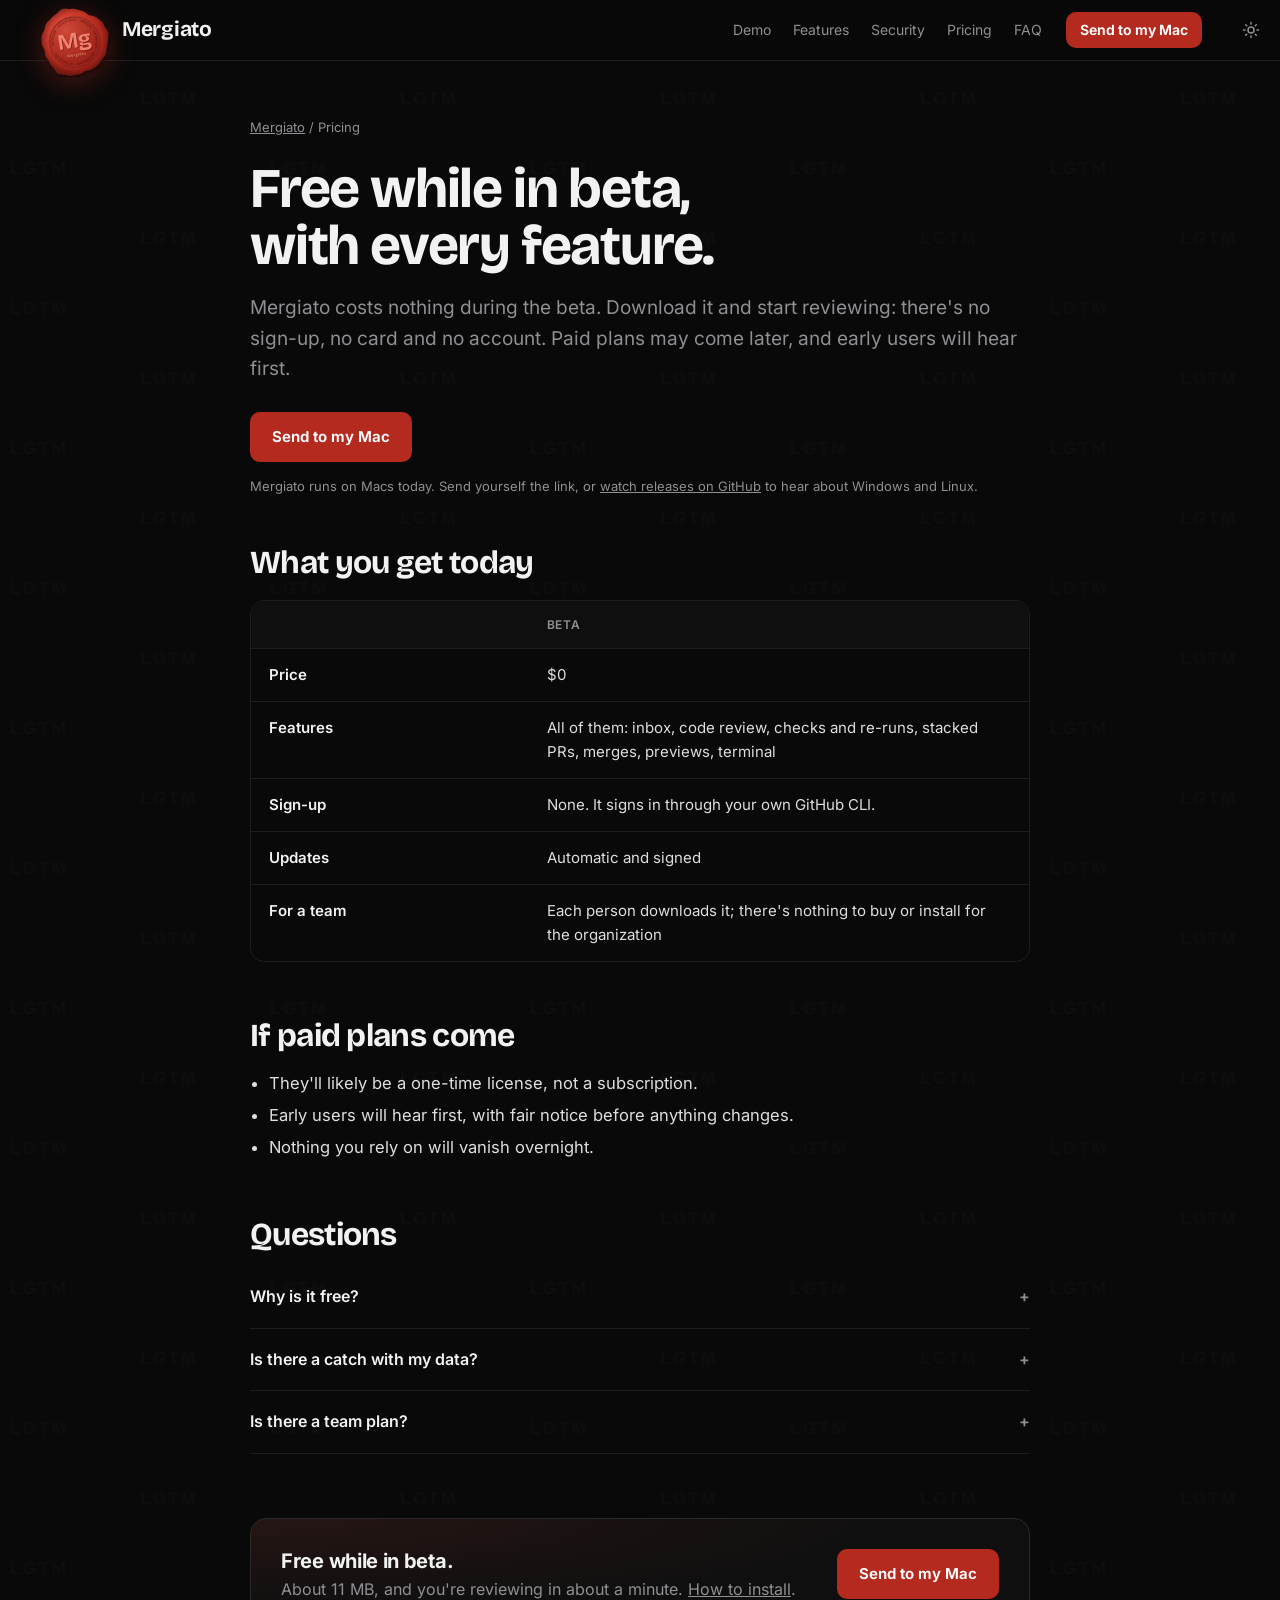
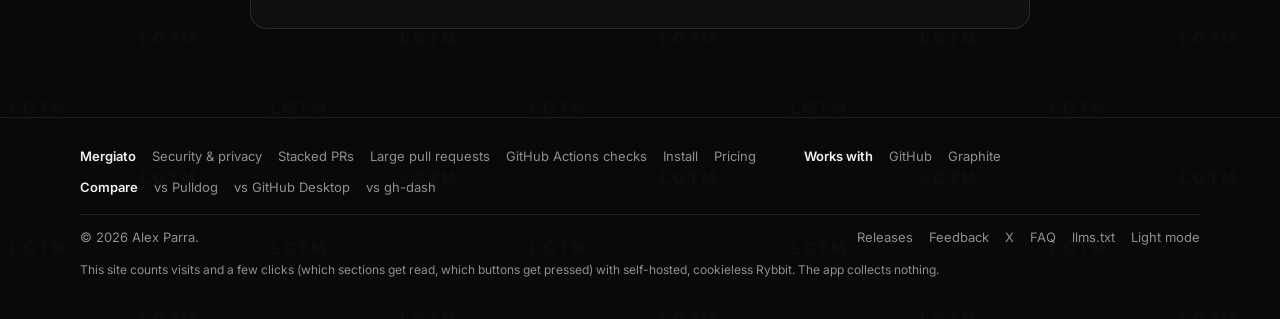
<file: pricing/index.html>
<!doctype html>
<html lang="en" class="scroll-pt-18 scroll-smooth motion-reduce:scroll-auto">
  <head>
    <meta charset="utf-8" />
    <meta name="viewport" content="width=device-width, initial-scale=1" />
    <title>Mergiato pricing: free while in beta · Mergiato</title>
    <meta name="description" content="Mergiato is free during the beta, with every feature and no sign-up, card or account. Paid plans may come later, likely a one-time license, with fair notice." />
    <meta name="author" content="Alex Parra" />
    <meta name="application-name" content="Mergiato" />
    <link rel="canonical" href="https://mergiato.com/pricing/" />
    <meta property="og:type" content="website" />
    <meta property="og:site_name" content="Mergiato" />
    <meta property="og:url" content="https://mergiato.com/pricing/" />
    <meta property="og:title" content="Mergiato is free while in beta" />
    <meta property="og:description" content="Mergiato is free during the beta, with every feature and no sign-up, card or account. Paid plans may come later, likely a one-time license, with fair notice." />
    <meta property="og:image" content="https://mergiato.com/og/pricing.jpg?v=6c8c3f30" />
    <meta property="og:image:width" content="1200" />
    <meta property="og:image:height" content="630" />
    <meta property="og:image:alt" content="Mergiato: Mergiato pricing: free while in beta" />
    <meta name="twitter:card" content="summary_large_image" />
    <meta name="twitter:site" content="@mergiato" />
    <meta name="twitter:title" content="Mergiato is free while in beta" />
    <meta name="twitter:description" content="Mergiato is free during the beta, with every feature and no sign-up, card or account. Paid plans may come later, likely a one-time license, with fair notice." />
    <meta name="twitter:image" content="https://mergiato.com/og/pricing.jpg?v=6c8c3f30" />
    <meta name="theme-color" content="#090909" />
    <link rel="icon" href="/favicon.png" />
    <link rel="apple-touch-icon" href="/icon.png" />
    <!-- A plain-text summary for AI agents and LLMs (llmstxt.org). -->
    <link rel="alternate" type="text/plain" href="/llms.txt" title="Mergiato, for language models" />
    <!-- Fonts are served from here: faster first paint, and no visitor request goes to a third party. -->
    <link rel="preload" href="/fonts/inter-latin-wght-normal.woff2" as="font" type="font/woff2" crossorigin />
    <link
      rel="preload"
      href="/fonts/bricolage-grotesque-latin-opsz-normal.woff2"
      as="font"
      type="font/woff2"
      crossorigin
    />
    <style>
      /*! tailwindcss v4.3.3 | MIT License | https://tailwindcss.com */
@layer properties{@supports (((-webkit-hyphens:none)) and (not (margin-trim:inline))) or ((-moz-orient:inline) and (not (color:rgb(from red r g b)))){*,:before,:after,::backdrop{--tw-translate-x:0;--tw-translate-y:0;--tw-translate-z:0;--tw-border-style:solid;--tw-leading:initial;--tw-font-weight:initial;--tw-tracking:initial;--tw-shadow:0 0 #0000;--tw-shadow-color:initial;--tw-shadow-alpha:100%;--tw-inset-shadow:0 0 #0000;--tw-inset-shadow-color:initial;--tw-inset-shadow-alpha:100%;--tw-ring-color:initial;--tw-ring-shadow:0 0 #0000;--tw-inset-ring-color:initial;--tw-inset-ring-shadow:0 0 #0000;--tw-ring-inset:initial;--tw-ring-offset-width:0px;--tw-ring-offset-color:#fff;--tw-ring-offset-shadow:0 0 #0000;--tw-blur:initial;--tw-brightness:initial;--tw-contrast:initial;--tw-grayscale:initial;--tw-hue-rotate:initial;--tw-invert:initial;--tw-opacity:initial;--tw-saturate:initial;--tw-sepia:initial;--tw-drop-shadow:initial;--tw-drop-shadow-color:initial;--tw-drop-shadow-alpha:100%;--tw-drop-shadow-size:initial;--tw-backdrop-blur:initial;--tw-backdrop-brightness:initial;--tw-backdrop-contrast:initial;--tw-backdrop-grayscale:initial;--tw-backdrop-hue-rotate:initial;--tw-backdrop-invert:initial;--tw-backdrop-opacity:initial;--tw-backdrop-saturate:initial;--tw-backdrop-sepia:initial;--tw-duration:initial;--tw-content:""}}}@layer theme{:root,:host{--font-sans:"Inter", "Inter Fallback", -apple-system, BlinkMacSystemFont, "Segoe UI", sans-serif;--font-mono:"JetBrains Mono", ui-monospace, SFMono-Regular, Menlo, monospace;--spacing:.25rem;--font-weight-semibold:600;--font-weight-bold:700;--radius-md:.375rem;--radius-lg:.5rem;--radius-xl:.75rem;--radius-2xl:1rem;--default-transition-duration:.15s;--default-transition-timing-function:cubic-bezier(.4, 0, .2, 1);--default-font-family:var(--font-sans);--default-mono-font-family:var(--font-mono);--color-white:#fff;--color-page:#090909;--color-panel:#0f0f0f;--color-raised:#151515;--color-edge:#1d1d1d;--color-edge-strong:#2a2a2a;--color-fg:#f2f2f2;--color-body:#dedede;--color-muted:#8f8f94;--color-accent:#80a7e8;--color-accent-soft:#80a7e81f;--color-ok:#8dceaa;--color-ok-soft:#8dceaa1f;--color-bad:#dd9396;--color-wait:#e8b45d;--color-violet-soft:#c9b3f024;--color-merge:#1f7a42;--color-button:#f2f2f2;--color-button-fg:#111;--color-shadow:#000000b3;--color-app-sidebar:#0f0f0f;--color-app-input:#151515;--color-app-hover:#1a1a1a;--color-app-selected:#222;--color-app-file-head:#171717;--color-app-code:#080808;--color-app-branch:#ec7a68;--color-diff-add:#122018;--color-diff-del:#211519;--color-syn-keyword:#ff7b72;--color-syn-string:#a5d6ff;--color-syn-constant:#79c0ff;--color-syn-title:#d2a8ff;--color-pill-green:#17251d;--color-pill-green-fg:#9fdfb9;--color-pill-purple:#231c2d;--color-pill-purple-fg:#c9b3f0;--color-pill-neutral:#2b2b2b;--color-pill-neutral-fg:#d4d4d4;--color-pill-red:#2b1c1e;--color-pill-red-fg:#e3a3a3;--color-pill-amber:#2a2214;--color-claude:#d97757;--color-seal:#b52a1f;--color-seal-ink:#f3836f;--color-seal-soft:#e8513f1a;--font-display:"Bricolage Grotesque", "Inter", -apple-system, BlinkMacSystemFont, sans-serif}}@layer base{*,:after,:before,::backdrop{box-sizing:border-box;border:0 solid;margin:0;padding:0}::file-selector-button{box-sizing:border-box;border:0 solid;margin:0;padding:0}html,:host{-webkit-text-size-adjust:100%;tab-size:4;line-height:1.5;font-family:var(--default-font-family,-apple-system, BlinkMacSystemFont, "Segoe UI", Roboto, "Helvetica Neue", "Noto Sans", Arial, sans-serif, "Apple Color Emoji", "Segoe UI Emoji", "Segoe UI Symbol", "Noto Color Emoji");font-feature-settings:var(--default-font-feature-settings,normal);font-variation-settings:var(--default-font-variation-settings,normal);-webkit-tap-highlight-color:transparent}hr{height:0;color:inherit;border-top-width:1px}abbr:where([title]){-webkit-text-decoration:underline dotted;text-decoration:underline dotted}h1,h2,h3,h4,h5,h6{font-size:inherit;font-weight:inherit}a{color:inherit;-webkit-text-decoration:inherit;-webkit-text-decoration:inherit;-webkit-text-decoration:inherit;text-decoration:inherit}b,strong{font-weight:bolder}code,kbd,samp,pre{font-family:var(--default-mono-font-family,ui-monospace, SFMono-Regular, Menlo, Monaco, Consolas, "Liberation Mono", "Courier New", monospace);font-feature-settings:var(--default-mono-font-feature-settings,normal);font-variation-settings:var(--default-mono-font-variation-settings,normal);font-size:1em}small{font-size:80%}sub,sup{vertical-align:baseline;font-size:75%;line-height:0;position:relative}sub{bottom:-.25em}sup{top:-.5em}table{text-indent:0;border-color:inherit;border-collapse:collapse}:-moz-focusring:where(:not(iframe)){outline:auto}progress{vertical-align:baseline}summary{display:list-item}ol,ul,menu{list-style:none}img,svg,video,canvas,audio,iframe,embed,object{vertical-align:middle;display:block}img,video{max-width:100%;height:auto}button,input,select,optgroup,textarea{font:inherit;font-feature-settings:inherit;font-variation-settings:inherit;letter-spacing:inherit;color:inherit;opacity:1;background-color:#0000;border-radius:0}::file-selector-button{font:inherit;font-feature-settings:inherit;font-variation-settings:inherit;letter-spacing:inherit;color:inherit;opacity:1;background-color:#0000;border-radius:0}:where(select:is([multiple],[size])) optgroup{font-weight:bolder}:where(select:is([multiple],[size])) optgroup option{padding-inline-start:20px}::file-selector-button{margin-inline-end:4px}::placeholder{opacity:1}@supports (not ((-webkit-appearance:-apple-pay-button))) or (contain-intrinsic-size:1px){::placeholder{color:currentColor}@supports (color:color-mix(in lab, red, red)){::placeholder{color:color-mix(in oklab, currentcolor 50%, transparent)}}}textarea{resize:vertical}::-webkit-search-decoration{-webkit-appearance:none}::-webkit-date-and-time-value{min-height:1lh;text-align:inherit}::-webkit-datetime-edit{display:inline-flex}::-webkit-datetime-edit-fields-wrapper{padding:0}::-webkit-datetime-edit{padding-block:0}::-webkit-datetime-edit-year-field{padding-block:0}::-webkit-datetime-edit-month-field{padding-block:0}::-webkit-datetime-edit-day-field{padding-block:0}::-webkit-datetime-edit-hour-field{padding-block:0}::-webkit-datetime-edit-minute-field{padding-block:0}::-webkit-datetime-edit-second-field{padding-block:0}::-webkit-datetime-edit-millisecond-field{padding-block:0}::-webkit-datetime-edit-meridiem-field{padding-block:0}::-webkit-calendar-picker-indicator{line-height:1}:-moz-ui-invalid{box-shadow:none}button,input:where([type=button],[type=reset],[type=submit]){appearance:button}::file-selector-button{appearance:button}::-webkit-inner-spin-button{height:auto}::-webkit-outer-spin-button{height:auto}[hidden]:where(:not([hidden=until-found])){display:none!important}@font-face{font-family:Inter;font-style:normal;font-weight:100 900;font-display:swap;src:url(/fonts/inter-latin-wght-normal.woff2)format("woff2")}@font-face{font-family:Inter Fallback;src:local(Arial);ascent-override:90.44%;descent-override:22.52%;line-gap-override:0%;size-adjust:107.12%}@font-face{font-family:Bricolage Grotesque;font-style:normal;font-weight:200 800;font-display:swap;src:url(/fonts/bricolage-grotesque-latin-opsz-normal.woff2)format("woff2")}@font-face{font-family:JetBrains Mono;font-style:normal;font-weight:100 800;font-display:swap;src:url(/fonts/jetbrains-mono-latin-wght-normal.woff2)format("woff2")}:root{color-scheme:dark;--print:url("data:image/svg+xml,%3Csvg xmlns='http://www.w3.org/2000/svg' width='260' height='140'%3E%3Cg font-family='Helvetica Neue,Helvetica,Arial,sans-serif' font-weight='700' font-size='17' letter-spacing='2.5' fill='%23ffffff' fill-opacity='0.016'%3E%3Ctext x='10' y='34'%3ELGTM%3C/text%3E%3Ctext x='140' y='104'%3ELGTM%3C/text%3E%3C/g%3E%3C/svg%3E")}:root[data-theme=light]{color-scheme:light;--print:url("data:image/svg+xml,%3Csvg xmlns='http://www.w3.org/2000/svg' width='260' height='140'%3E%3Cg font-family='Helvetica Neue,Helvetica,Arial,sans-serif' font-weight='700' font-size='17' letter-spacing='2.5' fill='%23000000' fill-opacity='0.022'%3E%3Ctext x='10' y='34'%3ELGTM%3C/text%3E%3Ctext x='140' y='104'%3ELGTM%3C/text%3E%3C/g%3E%3C/svg%3E");--color-page:#fff;--color-panel:#f7f7f8;--color-raised:#efeff1;--color-edge:#e4e4e7;--color-edge-strong:#d4d4d8;--color-fg:#18181b;--color-body:#27272a;--color-muted:#5c5c66;--color-accent:#2f5fb3;--color-accent-soft:#2f5fb31a;--color-ok:#1a7f4b;--color-ok-soft:#1a7f4b1a;--color-bad:#c03b42;--color-wait:#a76a00;--color-violet-soft:#6b46c11a;--color-button:#18181b;--color-button-fg:#fff;--color-shadow:#0000002e;--color-app-sidebar:#f7f7f8;--color-app-input:#fff;--color-app-hover:#f0f0f2;--color-app-selected:#e8e8eb;--color-app-file-head:#f6f6f7;--color-app-code:#fff;--color-app-branch:#c4553f;--color-diff-add:#e6f6ec;--color-diff-del:#fcebec;--color-syn-keyword:#cf222e;--color-syn-string:#0a3069;--color-syn-constant:#0550ae;--color-syn-title:#8250df;--color-pill-green:#e3f4ea;--color-pill-green-fg:#1a6b3f;--color-pill-purple:#efe7fb;--color-pill-purple-fg:#6b46c1;--color-pill-neutral:#e8e8eb;--color-pill-neutral-fg:#3f3f46;--color-pill-red:#fbe8e9;--color-pill-red-fg:#a8323a;--color-pill-amber:#fbf1dc;--color-seal-ink:#a3241a;--color-seal-soft:#b52a1f12}body{background-image:var(--print)}code,kbd,pre{font-family:var(--font-mono);font-variant-ligatures:none}code,kbd{font-size:.85em}kbd{border:1px solid var(--color-edge-strong);min-width:1.9em;color:var(--color-fg);text-align:center;border-bottom-width:2px;border-radius:6px;padding:1px 6px;display:inline-block}details{border-bottom:1px solid var(--color-edge);padding:18px 0}summary{color:var(--color-fg);cursor:pointer;font-weight:600;list-style:none}summary::-webkit-details-marker{display:none}summary:after{content:"+";float:right;color:var(--color-muted)}details[open] summary:after{content:"−"}details p{max-width:72ch;color:var(--color-muted);margin-top:10px}@media (prefers-reduced-motion:reduce){*,:before,:after{transition:none!important;animation:none!important}}}@layer prose{.prose h2{color:var(--color-fg);font-family:var(--font-display);letter-spacing:-.7px;text-wrap:balance;margin:56px 0 14px;font-size:clamp(24px,3vw,32px);font-weight:700;line-height:1.1}.prose h2:first-child{margin-top:0}.prose h3{color:var(--color-fg);margin:28px 0 8px;font-size:18px;font-weight:700}.prose :where(p,ul,ol){margin-block:1em}.prose :where(ul,ol){padding-left:1.2em}.prose ul{list-style:outside}.prose ol{list-style:decimal}.prose :where(p,li){color:var(--color-body);font-size:16.5px}.prose li+li{margin-top:6px}.prose a{text-decoration:underline}.prose details p{margin:10px 0 0}.prose figure{margin:24px 0}.prose table{border:1px solid var(--color-edge);border-collapse:separate;border-spacing:0;background:var(--color-page);border-radius:14px;width:100%;margin:20px 0 8px;font-size:15px;overflow:hidden}.prose :where(th,td){border-bottom:1px solid var(--color-edge);text-align:left;vertical-align:top;padding:14px 18px}.prose tr:last-child td{border-bottom:0}.prose thead th{background:var(--color-panel);color:var(--color-muted);letter-spacing:.6px;text-transform:uppercase;font-size:12px;font-weight:600}.prose td:first-child{width:20%;color:var(--color-fg);font-weight:600}.prose td:nth-child(2){width:36%;color:var(--color-muted)}.prose td:last-child{color:var(--color-body)}@media not all and (min-width:761px){.prose :where(table,tbody,tr,td){display:block;width:100%!important}.prose thead{display:none}.prose tr{border-bottom:1px solid var(--color-edge)}.prose td{border:0;padding:6px 16px}.prose td:first-child{padding-top:14px}.prose td:last-child{padding-bottom:14px}}}@layer utilities{.absolute{position:absolute}.fixed{position:fixed}.sticky{position:sticky}.-top-15{top:calc(var(--spacing) * -15)}.top-0{top:0}.top-3\.25{top:calc(var(--spacing) * 3.25)}.right-3{right:calc(var(--spacing) * 3)}.bottom-6{bottom:calc(var(--spacing) * 6)}.left-1\/2{left:50%}.left-4{left:calc(var(--spacing) * 4)}.z-20{z-index:20}.z-30{z-index:30}.z-60{z-index:60}.m-0{margin:0}.m-auto{margin:auto}.mx-auto{margin-inline:auto}.mt-1\.5{margin-top:calc(var(--spacing) * 1.5)}.mt-2{margin-top:calc(var(--spacing) * 2)}.mt-2\.5{margin-top:calc(var(--spacing) * 2.5)}.mt-3\.5{margin-top:calc(var(--spacing) * 3.5)}.mt-16{margin-top:calc(var(--spacing) * 16)}.mr-2{margin-right:calc(var(--spacing) * 2)}.-mb-4{margin-bottom:calc(var(--spacing) * -4)}.mb-2\.5{margin-bottom:calc(var(--spacing) * 2.5)}.mb-3{margin-bottom:calc(var(--spacing) * 3)}.mb-4{margin-bottom:calc(var(--spacing) * 4)}.mb-4\.5{margin-bottom:calc(var(--spacing) * 4.5)}.mb-5{margin-bottom:calc(var(--spacing) * 5)}.mb-5\.5{margin-bottom:calc(var(--spacing) * 5.5)}.mb-7{margin-bottom:calc(var(--spacing) * 7)}.ml-auto{margin-left:auto}.block{display:block}.flex{display:flex}.grid{display:grid}.hidden{display:none}.inline-flex{display:inline-flex}.size-4\.5{width:calc(var(--spacing) * 4.5);height:calc(var(--spacing) * 4.5)}.size-6{width:calc(var(--spacing) * 6);height:calc(var(--spacing) * 6)}.size-8\.5{width:calc(var(--spacing) * 8.5);height:calc(var(--spacing) * 8.5)}.size-\[62px\]{width:62px;height:62px}.h-15{height:calc(var(--spacing) * 15)}.w-\[min\(520px\,100\%_-_32px\)\]{width:min(520px,100% - 32px)}.w-\[min\(780px\,100\%_-_32px\)\]{width:min(780px,100% - 32px)}.w-\[min\(1120px\,100\%_-_32px\)\]{width:min(1120px,100% - 32px)}.w-\[min\(1200px\,100\%_-_32px\)\]{width:min(1200px,100% - 32px)}.max-w-\[21ch\]{max-width:21ch}.max-w-\[64ch\]{max-width:64ch}.shrink-0{flex-shrink:0}.basis-full{flex-basis:100%}.-translate-x-1\/2{--tw-translate-x:calc(calc(1 / 2 * 100%) * -1);translate:var(--tw-translate-x) var(--tw-translate-y)}.cursor-pointer{cursor:pointer}.scroll-pt-18{scroll-padding-top:calc(var(--spacing) * 18)}.grid-cols-\[28px_1fr\]{grid-template-columns:28px 1fr}.flex-wrap{flex-wrap:wrap}.place-items-center{place-items:center}.items-baseline{align-items:baseline}.items-center{align-items:center}.justify-between{justify-content:space-between}.gap-2{gap:calc(var(--spacing) * 2)}.gap-2\.5{gap:calc(var(--spacing) * 2.5)}.gap-3{gap:calc(var(--spacing) * 3)}.gap-3\.5{gap:calc(var(--spacing) * 3.5)}.gap-5{gap:calc(var(--spacing) * 5)}.gap-5\.5{gap:calc(var(--spacing) * 5.5)}.gap-6{gap:calc(var(--spacing) * 6)}.gap-x-4{column-gap:calc(var(--spacing) * 4)}.gap-x-12{column-gap:calc(var(--spacing) * 12)}.gap-y-1\.5{row-gap:calc(var(--spacing) * 1.5)}.gap-y-2\.5{row-gap:calc(var(--spacing) * 2.5)}.self-start{align-self:flex-start}.overflow-x-hidden{overflow-x:hidden}.scroll-smooth{scroll-behavior:smooth}.rounded-2xl{border-radius:var(--radius-2xl)}.rounded-\[10px\]{border-radius:10px}.rounded-lg{border-radius:var(--radius-lg)}.rounded-md{border-radius:var(--radius-md)}.rounded-xl{border-radius:var(--radius-xl)}.border{border-style:var(--tw-border-style);border-width:1px}.border-t{border-top-style:var(--tw-border-style);border-top-width:1px}.border-b{border-bottom-style:var(--tw-border-style);border-bottom-width:1px}.border-edge{border-color:var(--color-edge)}.border-edge-strong{border-color:var(--color-edge-strong)}.bg-button{background-color:var(--color-button)}.bg-page{background-color:var(--color-page)}.bg-page\/82{background-color:#090909d1}@supports (color:color-mix(in lab, red, red)){.bg-page\/82{background-color:color-mix(in oklab, var(--color-page) 82%, transparent)}}.bg-panel{background-color:var(--color-panel)}.bg-raised{background-color:var(--color-raised)}.bg-seal{background-color:var(--color-seal)}.bg-\[radial-gradient\(ellipse_at_0\%_0\%\,var\(--color-seal-soft\)\,transparent_60\%\)\]{background-image:radial-gradient(ellipse at 0% 0%,var(--color-seal-soft),transparent 60%)}.px-2{padding-inline:calc(var(--spacing) * 2)}.px-3{padding-inline:calc(var(--spacing) * 3)}.px-3\.5{padding-inline:calc(var(--spacing) * 3.5)}.px-4{padding-inline:calc(var(--spacing) * 4)}.px-5\.5{padding-inline:calc(var(--spacing) * 5.5)}.px-6\.5{padding-inline:calc(var(--spacing) * 6.5)}.px-7\.5{padding-inline:calc(var(--spacing) * 7.5)}.py-0\.75{padding-block:calc(var(--spacing) * .75)}.py-1\.5{padding-block:calc(var(--spacing) * 1.5)}.py-1\.75{padding-block:calc(var(--spacing) * 1.75)}.py-2{padding-block:calc(var(--spacing) * 2)}.py-2\.5{padding-block:calc(var(--spacing) * 2.5)}.py-3\.5{padding-block:calc(var(--spacing) * 3.5)}.py-3\.25{padding-block:calc(var(--spacing) * 3.25)}.py-6\.5{padding-block:calc(var(--spacing) * 6.5)}.pt-6\.5{padding-top:calc(var(--spacing) * 6.5)}.pt-7{padding-top:calc(var(--spacing) * 7)}.pt-10{padding-top:calc(var(--spacing) * 10)}.pt-14{padding-top:calc(var(--spacing) * 14)}.pr-1\.5{padding-right:calc(var(--spacing) * 1.5)}.pb-2{padding-bottom:calc(var(--spacing) * 2)}.pb-4{padding-bottom:calc(var(--spacing) * 4)}.pb-5\.5{padding-bottom:calc(var(--spacing) * 5.5)}.pb-10{padding-bottom:calc(var(--spacing) * 10)}.pb-22{padding-bottom:calc(var(--spacing) * 22)}.pl-3{padding-left:calc(var(--spacing) * 3)}.font-display{font-family:var(--font-display)}.font-mono{font-family:var(--font-mono)}.font-sans{font-family:var(--font-sans)}.text-\[16px\]\/\[1\.6\]{font-size:16px;line-height:1.6}.text-\[11px\]{font-size:11px}.text-\[12px\]{font-size:12px}.text-\[13px\]{font-size:13px}.text-\[14px\]{font-size:14px}.text-\[15px\]{font-size:15px}.text-\[16px\]{font-size:16px}.text-\[20px\]{font-size:20px}.text-\[21px\]{font-size:21px}.text-\[22px\]{font-size:22px}.text-\[clamp\(16px\,2\.2vw\,19px\)\]{font-size:clamp(16px,2.2vw,19px)}.text-\[clamp\(34px\,5vw\,56px\)\]{font-size:clamp(34px,5vw,56px)}.leading-\[1\.03\]{--tw-leading:1.03;line-height:1.03}.font-\[650\]{--tw-font-weight:650;font-weight:650}.font-bold{--tw-font-weight:var(--font-weight-bold);font-weight:var(--font-weight-bold)}.font-semibold{--tw-font-weight:var(--font-weight-semibold);font-weight:var(--font-weight-semibold)}.tracking-\[-0\.3px\]{--tw-tracking:-.3px;letter-spacing:-.3px}.tracking-\[-0\.4px\]{--tw-tracking:-.4px;letter-spacing:-.4px}.tracking-\[-1\.2px\]{--tw-tracking:-1.2px;letter-spacing:-1.2px}.text-balance{text-wrap:balance}.whitespace-nowrap{white-space:nowrap}.text-body{color:var(--color-body)}.text-button-fg{color:var(--color-button-fg)}.text-fg{color:var(--color-fg)}.text-muted{color:var(--color-muted)}.text-white{color:var(--color-white)}.no-underline{text-decoration-line:none}.underline{text-decoration-line:underline}.antialiased{-webkit-font-smoothing:antialiased;-moz-osx-font-smoothing:grayscale}.shadow-\[0_20px_50px_-20px_var\(--color-shadow\)\]{--tw-shadow:0 20px 50px -20px var(--tw-shadow-color,var(--color-shadow));box-shadow:var(--tw-inset-shadow), var(--tw-inset-ring-shadow), var(--tw-ring-offset-shadow), var(--tw-ring-shadow), var(--tw-shadow)}.shadow-\[0_40px_120px_-30px_var\(--color-shadow\)\]{--tw-shadow:0 40px 120px -30px var(--tw-shadow-color,var(--color-shadow));box-shadow:var(--tw-inset-shadow), var(--tw-inset-ring-shadow), var(--tw-ring-offset-shadow), var(--tw-ring-shadow), var(--tw-shadow)}.blur{--tw-blur:blur(8px);filter:var(--tw-blur,) var(--tw-brightness,) var(--tw-contrast,) var(--tw-grayscale,) var(--tw-hue-rotate,) var(--tw-invert,) var(--tw-saturate,) var(--tw-sepia,) var(--tw-drop-shadow,)}.drop-shadow-\[0_6px_14px_rgb\(181_42_31\/0\.4\)\]{--tw-drop-shadow-size:drop-shadow(0 6px 14px var(--tw-drop-shadow-color,#b52a1f66));--tw-drop-shadow:var(--tw-drop-shadow-size);filter:var(--tw-blur,) var(--tw-brightness,) var(--tw-contrast,) var(--tw-grayscale,) var(--tw-hue-rotate,) var(--tw-invert,) var(--tw-saturate,) var(--tw-sepia,) var(--tw-drop-shadow,)}.backdrop-blur-\[14px\]{--tw-backdrop-blur:blur(14px);-webkit-backdrop-filter:var(--tw-backdrop-blur,) var(--tw-backdrop-brightness,) var(--tw-backdrop-contrast,) var(--tw-backdrop-grayscale,) var(--tw-backdrop-hue-rotate,) var(--tw-backdrop-invert,) var(--tw-backdrop-opacity,) var(--tw-backdrop-saturate,) var(--tw-backdrop-sepia,);backdrop-filter:var(--tw-backdrop-blur,) var(--tw-backdrop-brightness,) var(--tw-backdrop-contrast,) var(--tw-backdrop-grayscale,) var(--tw-backdrop-hue-rotate,) var(--tw-backdrop-invert,) var(--tw-backdrop-opacity,) var(--tw-backdrop-saturate,) var(--tw-backdrop-sepia,)}.transition-\[translate\,opacity\]{transition-property:translate,opacity;transition-timing-function:var(--tw-ease,var(--default-transition-timing-function));transition-duration:var(--tw-duration,var(--default-transition-duration))}.duration-120{--tw-duration:.12s;transition-duration:.12s}.\[counter-increment\:step\]{counter-increment:step}.\[counter-reset\:step\]{counter-reset:step}.backdrop\:bg-\[rgb\(0_0_0\/0\.55\)\]::backdrop{background-color:#0000008c}.backdrop\:backdrop-blur-\[4px\]::backdrop{--tw-backdrop-blur:blur(4px);-webkit-backdrop-filter:var(--tw-backdrop-blur,) var(--tw-backdrop-brightness,) var(--tw-backdrop-contrast,) var(--tw-backdrop-grayscale,) var(--tw-backdrop-hue-rotate,) var(--tw-backdrop-invert,) var(--tw-backdrop-opacity,) var(--tw-backdrop-saturate,) var(--tw-backdrop-sepia,);backdrop-filter:var(--tw-backdrop-blur,) var(--tw-backdrop-brightness,) var(--tw-backdrop-contrast,) var(--tw-backdrop-grayscale,) var(--tw-backdrop-hue-rotate,) var(--tw-backdrop-invert,) var(--tw-backdrop-opacity,) var(--tw-backdrop-saturate,) var(--tw-backdrop-sepia,)}.before\:grid:before{content:var(--tw-content);display:grid}.before\:size-7:before{content:var(--tw-content);width:calc(var(--spacing) * 7);height:calc(var(--spacing) * 7)}.before\:place-items-center:before{content:var(--tw-content);place-items:center}.before\:rounded-full:before{content:var(--tw-content);border-radius:3.40282e38px}.before\:bg-raised:before{content:var(--tw-content);background-color:var(--color-raised)}.before\:text-\[13px\]:before{content:var(--tw-content);font-size:13px}.before\:font-bold:before{content:var(--tw-content);--tw-font-weight:var(--font-weight-bold);font-weight:var(--font-weight-bold)}.before\:text-fg:before{content:var(--tw-content);color:var(--color-fg)}.before\:content-\[counter\(step\)\]:before{--tw-content:counter(step);content:var(--tw-content)}@media (hover:hover){.hover\:-translate-y-px:hover{--tw-translate-y:-1px;translate:var(--tw-translate-x) var(--tw-translate-y)}.hover\:bg-raised:hover{background-color:var(--color-raised)}.hover\:text-fg:hover{color:var(--color-fg)}.hover\:opacity-90:hover{opacity:.9}}.focus\:top-3:focus{top:calc(var(--spacing) * 3)}@media (prefers-reduced-motion:reduce){.motion-reduce\:scroll-auto{scroll-behavior:auto}}@media (min-width:481px){.xs\:grid{display:grid}.xs\:pr-9\.5{padding-right:calc(var(--spacing) * 9.5)}}@media (min-width:761px){.md\:-mb-4\.5{margin-bottom:calc(var(--spacing) * -4.5)}.md\:ml-0{margin-left:0}.md\:flex{display:flex}.md\:size-18{width:calc(var(--spacing) * 18);height:calc(var(--spacing) * 18)}}@media (min-width:1292px){.min-\[1292px\]\:pr-0{padding-right:0}}.light\:block:where([data-theme=light],[data-theme=light] *){display:block}.light\:hidden:where([data-theme=light],[data-theme=light] *){display:none}.\[\&_a\]\:text-muted a{color:var(--color-muted)}.\[\&_a\]\:underline a{text-decoration-line:underline}.\[\&_a\:hover\]\:text-fg a:hover,.\[\&_strong\]\:text-fg strong{color:var(--color-fg)}}@layer components;@property --tw-translate-x{syntax:"*";inherits:false;initial-value:0}@property --tw-translate-y{syntax:"*";inherits:false;initial-value:0}@property --tw-translate-z{syntax:"*";inherits:false;initial-value:0}@property --tw-border-style{syntax:"*";inherits:false;initial-value:solid}@property --tw-leading{syntax:"*";inherits:false}@property --tw-font-weight{syntax:"*";inherits:false}@property --tw-tracking{syntax:"*";inherits:false}@property --tw-shadow{syntax:"*";inherits:false;initial-value:0 0 #0000}@property --tw-shadow-color{syntax:"*";inherits:false}@property --tw-shadow-alpha{syntax:"<percentage>";inherits:false;initial-value:100%}@property --tw-inset-shadow{syntax:"*";inherits:false;initial-value:0 0 #0000}@property --tw-inset-shadow-color{syntax:"*";inherits:false}@property --tw-inset-shadow-alpha{syntax:"<percentage>";inherits:false;initial-value:100%}@property --tw-ring-color{syntax:"*";inherits:false}@property --tw-ring-shadow{syntax:"*";inherits:false;initial-value:0 0 #0000}@property --tw-inset-ring-color{syntax:"*";inherits:false}@property --tw-inset-ring-shadow{syntax:"*";inherits:false;initial-value:0 0 #0000}@property --tw-ring-inset{syntax:"*";inherits:false}@property --tw-ring-offset-width{syntax:"<length>";inherits:false;initial-value:0}@property --tw-ring-offset-color{syntax:"*";inherits:false;initial-value:#fff}@property --tw-ring-offset-shadow{syntax:"*";inherits:false;initial-value:0 0 #0000}@property --tw-blur{syntax:"*";inherits:false}@property --tw-brightness{syntax:"*";inherits:false}@property --tw-contrast{syntax:"*";inherits:false}@property --tw-grayscale{syntax:"*";inherits:false}@property --tw-hue-rotate{syntax:"*";inherits:false}@property --tw-invert{syntax:"*";inherits:false}@property --tw-opacity{syntax:"*";inherits:false}@property --tw-saturate{syntax:"*";inherits:false}@property --tw-sepia{syntax:"*";inherits:false}@property --tw-drop-shadow{syntax:"*";inherits:false}@property --tw-drop-shadow-color{syntax:"*";inherits:false}@property --tw-drop-shadow-alpha{syntax:"<percentage>";inherits:false;initial-value:100%}@property --tw-drop-shadow-size{syntax:"*";inherits:false}@property --tw-backdrop-blur{syntax:"*";inherits:false}@property --tw-backdrop-brightness{syntax:"*";inherits:false}@property --tw-backdrop-contrast{syntax:"*";inherits:false}@property --tw-backdrop-grayscale{syntax:"*";inherits:false}@property --tw-backdrop-hue-rotate{syntax:"*";inherits:false}@property --tw-backdrop-invert{syntax:"*";inherits:false}@property --tw-backdrop-opacity{syntax:"*";inherits:false}@property --tw-backdrop-saturate{syntax:"*";inherits:false}@property --tw-backdrop-sepia{syntax:"*";inherits:false}@property --tw-duration{syntax:"*";inherits:false}@property --tw-content{syntax:"*";inherits:false;initial-value:""}
    </style>
    <!-- Visit counts: self-hosted Rybbit, cookieless. No identify() calls, so it stores nothing on the visitor's device. -->
    <script>
      // Only the live site counts: local copies, previews and file:// views load nothing. ?notrack opts this
      // browser out for good (the maker's own checks), ?track opts it back in.
      (() => {
        const params = new URLSearchParams(location.search);
        try {
          if (params.has("notrack")) localStorage.setItem("disable-rybbit", "1");
          if (params.has("track")) localStorage.removeItem("disable-rybbit");
          if (params.has("notrack") || params.has("track")) {
            params.delete("notrack");
            params.delete("track");
            history.replaceState(null, "", location.pathname + (params.size ? `?${params}` : "") + location.hash);
          }
          if (localStorage.getItem("disable-rybbit") !== null) return;
        } catch {}
        if (location.hostname !== "mergiato.com") return;
        const script = document.createElement("script");
        script.src = "https://stats.vineleafapps.com/api/script.js";
        script.dataset.siteId = "eff85bc59b62";
        script.defer = true;
        document.head.append(script);
      })();
    </script>
    <script>
      // Dark unless the visitor picked light, whatever the system says: it's the app's own default.
      document.documentElement.dataset.theme = "dark";
      try {
        if (localStorage.getItem("theme") === "light") document.documentElement.dataset.theme = "light";
      } catch {}
    </script>
        <script type="application/ld+json">
      {
        "@context": "https://schema.org",
        "@graph": [
          {
            "@type": "WebPage",
            "@id": "https://mergiato.com/pricing/",
            "url": "https://mergiato.com/pricing/",
            "name": "Mergiato pricing: free while in beta",
            "description": "Mergiato is free during the beta, with every feature and no sign-up, card or account. Paid plans may come later, likely a one-time license, with fair notice.",
            "isPartOf": {
              "@id": "https://mergiato.com/#website"
            },
            "about": {
              "@id": "https://mergiato.com/#app"
            }
          },
          {
            "@type": "BreadcrumbList",
            "itemListElement": [
              {
                "@type": "ListItem",
                "position": 1,
                "name": "Mergiato",
                "item": "https://mergiato.com/"
              },
              {
                "@type": "ListItem",
                "position": 2,
                "name": "Pricing",
                "item": "https://mergiato.com/pricing/"
              }
            ]
          }
        ]
      }
    </script>

  </head>
  <body class="overflow-x-hidden bg-page font-sans text-[16px]/[1.6] text-body antialiased">
    <a class="absolute -top-15 left-4 z-30 rounded-lg bg-button px-3.5 py-2 text-button-fg focus:top-3" href="#main"
      >Skip to content</a
    >
    <nav aria-label="Main" class="sticky top-0 z-20 border-b border-edge bg-page/82 backdrop-blur-[14px]">
      <!-- 40px wider each side than the content, so the logo and Download sit just outside its edges. Room on
           the right for the theme button until the window leaves it a 46px margin (1292px). -->
      <div class="mx-auto flex h-15 w-[min(1200px,100%_-_32px)] items-center gap-6 xs:pr-9.5 min-[1292px]:pr-0">
        <!-- The icon's wax seal alone, bigger than the bar: it hangs over the edge like a seal on a letter. -->
        <a
          class="inline-flex items-center gap-2.5 font-display text-[21px] font-bold tracking-[-0.3px] text-fg"
          href="/"
          ><img
            class="mt-1.5 -mb-4 size-[62px] self-start drop-shadow-[0_6px_14px_rgb(181_42_31/0.4)] md:-mb-4.5 md:size-18"
            src="/seal.svg"
            width="72"
            height="72"
            alt=""
          />Mergiato</a
        >
        <span class="ml-auto hidden gap-5.5 text-[14px] md:flex [&_a]:text-muted [&_a:hover]:text-fg">
          <a href="/#demo">Demo</a>
          <a href="/#features">Features</a>
          <a href="/security/">Security</a>
          <a href="/pricing/">Pricing</a>
          <a href="/#faq">FAQ</a>
        </span>
        <a
          class="inline-flex items-center gap-2 rounded-[10px] bg-seal font-[650] whitespace-nowrap text-white transition-[translate,opacity] duration-120 hover:-translate-y-px hover:opacity-90 ml-auto px-3.5 py-1.75 text-[14px] md:ml-0"
          data-download
          data-place="nav"
          href="https://github.com/alex-parra/mergiato-pull-request-app/releases/latest"
          ><span data-download-label>Download</span></a
        >
        <!-- Pinned to the window's right edge. Too narrow for both, the Download button wins and the footer
             keeps the switch. The icon shows the theme a click switches to. -->
        <button
          type="button"
          class="absolute top-3.25 right-3 hidden size-8.5 shrink-0 cursor-pointer place-items-center rounded-lg text-muted hover:bg-raised hover:text-fg xs:grid"
          data-theme-toggle
          aria-label="Switch to light mode"
        >
          <svg
            class="size-4.5 light:hidden"
            viewBox="0 0 24 24"
            fill="none"
            stroke="currentColor"
            stroke-width="2"
            stroke-linecap="round"
            aria-hidden="true"
          >
            <circle cx="12" cy="12" r="4" />
            <path
              d="M12 2v2M12 20v2M4.9 4.9l1.4 1.4M17.7 17.7l1.4 1.4M2 12h2M20 12h2M4.9 19.1l1.4-1.4M17.7 6.3l1.4-1.4"
            />
          </svg>
          <svg
            class="hidden size-4.5 light:block"
            viewBox="0 0 24 24"
            fill="none"
            stroke="currentColor"
            stroke-width="2"
            stroke-linecap="round"
            aria-hidden="true"
          >
            <path d="M20 14.5A8 8 0 0 1 9.5 4 8 8 0 1 0 20 14.5z" />
          </svg>
        </button>
      </div>
    </nav>

    <main id="main"><div class="pt-14 pb-2">
  <div class="mx-auto w-[min(780px,100%_-_32px)]">
    <nav class="mb-5.5 text-[13px] text-muted [&_a]:underline" aria-label="Breadcrumb">
      <a href="/">Mergiato</a> / Pricing
    </nav>
    <h1
      class="mb-4.5 max-w-[21ch] font-display text-[clamp(34px,5vw,56px)] leading-[1.03] font-bold tracking-[-1.2px] text-balance text-fg"
    >
      Free while in beta, with every feature.
    </h1>
    <p class="mb-7 max-w-[64ch] text-[clamp(16px,2.2vw,19px)] text-muted">
      Mergiato costs nothing during the beta. Download it and start reviewing: there's no sign-up, no card and no
      account. Paid plans may come later, and early users will hear first.
    </p>
    <div class="flex flex-wrap gap-3">
      <a
        class="inline-flex items-center gap-2 rounded-[10px] bg-seal font-[650] whitespace-nowrap text-white no-underline transition-[translate,opacity] duration-120 hover:-translate-y-px hover:opacity-90 px-5.5 py-3.25 text-[15px]"
        data-download
        data-place="pricing-page-hero"
        href="https://github.com/alex-parra/mergiato-pull-request-app/releases/latest"
        ><span data-download-label>Download for Mac</span></a
      >
    </div>
    <p class="mt-3.5 text-[13px] text-muted" data-version>Free, no sign-up. For Apple silicon and Intel Macs.</p>
  </div>
</div>

<section class="pt-10 pb-22">
  <div class="mx-auto w-[min(780px,100%_-_32px)] prose">
    <h2>What you get today</h2>
    <table>
      <thead>
        <tr>
          <th></th>
          <th>Beta</th>
        </tr>
      </thead>
      <tbody>
        <tr>
          <td>Price</td>
          <td>$0</td>
        </tr>
        <tr>
          <td>Features</td>
          <td>All of them: inbox, code review, checks and re-runs, stacked PRs, merges, previews, terminal</td>
        </tr>
        <tr>
          <td>Sign-up</td>
          <td>None. It signs in through your own GitHub CLI.</td>
        </tr>
        <tr>
          <td>Updates</td>
          <td>Automatic and signed</td>
        </tr>
        <tr>
          <td>For a team</td>
          <td>Each person downloads it; there's nothing to buy or install for the organization</td>
        </tr>
      </tbody>
    </table>

    <h2>If paid plans come</h2>
    <ul>
      <li>They'll likely be a one-time license, not a subscription.</li>
      <li>Early users will hear first, with fair notice before anything changes.</li>
      <li>Nothing you rely on will vanish overnight.</li>
    </ul>

    <h2>Questions</h2>
    <details>
      <summary>Why is it free?</summary>
      <p>
        It's a beta. The most useful thing you can give back right now is feedback: what's missing, what breaks, what
        you'd pay for. Say it on
        <a href="https://github.com/alex-parra/mergiato-pull-request-app/issues">GitHub issues</a>.
      </p>
    </details>
    <details>
      <summary>Is there a catch with my data?</summary>
      <p>
        No. Mergiato has no servers and no account, and the app collects no analytics.
        <a href="/security/">Here's exactly what it can access</a>.
      </p>
    </details>
    <details>
      <summary>Is there a team plan?</summary>
      <p>
        Not needed: each person installs it and signs in with their own GitHub CLI. Everything they do lands on GitHub
        as usual, so the rest of the team doesn't have to switch.
      </p>
    </details>

    <div
      class="mt-16 flex flex-wrap items-center justify-between gap-5 rounded-2xl border border-edge-strong bg-panel bg-[radial-gradient(ellipse_at_0%_0%,var(--color-seal-soft),transparent_60%)] px-7.5 py-6.5"
    >
      <div>
        <strong class="block text-[20px] tracking-[-0.3px] text-fg">Free while in beta.</strong>
        <p class="m-0 text-[16px] text-muted">
          About 11 MB, and you're reviewing in about a minute. <a href="/install/">How to install</a>.
        </p>
      </div>
      <a
        class="inline-flex items-center gap-2 rounded-[10px] bg-seal font-[650] whitespace-nowrap text-white no-underline transition-[translate,opacity] duration-120 hover:-translate-y-px hover:opacity-90 px-5.5 py-3.25 text-[15px]"
        data-download
        data-place="pricing-page-end"
        href="https://github.com/alex-parra/mergiato-pull-request-app/releases/latest"
        ><span data-download-label>Download for Mac</span></a
      >
    </div>
  </div>
</section>
</main>

    <footer class="border-t border-edge pt-7 pb-10 text-[13px] text-muted [&_a:hover]:text-fg">
      <div class="mx-auto w-[min(1120px,100%_-_32px)] flex flex-wrap justify-between gap-3">
        <nav class="flex basis-full flex-wrap gap-x-12 gap-y-2.5 border-b border-edge pb-4" aria-label="Pages">
          <span class="flex flex-wrap items-baseline gap-x-4 gap-y-1.5">
            <b class="font-semibold text-fg">Mergiato</b>
            <a href="/security/">Security &amp; privacy</a>
            <a href="/stacked-prs/">Stacked PRs</a>
            <a href="/large-pull-requests/">Large pull requests</a>
            <a href="/github-actions/">GitHub Actions checks</a>
            <a href="/install/">Install</a>
            <a href="/pricing/">Pricing</a>
          </span>
          <span class="flex flex-wrap items-baseline gap-x-4 gap-y-1.5">
            <b class="font-semibold text-fg">Works with</b>
            <a href="/works-with/github/">GitHub</a>
            <a href="/works-with/graphite/">Graphite</a>
          </span>
          <span class="flex flex-wrap items-baseline gap-x-4 gap-y-1.5">
            <b class="font-semibold text-fg">Compare</b>
            <a href="/compare/pulldog/">vs Pulldog</a>
            <a href="/compare/github-desktop/">vs GitHub Desktop</a>
            <a href="/compare/gh-dash/">vs gh-dash</a>
          </span>
        </nav>
        <span>© 2026 Alex Parra.</span>
        <span class="flex flex-wrap gap-x-4 gap-y-1.5">
          <a href="https://github.com/alex-parra/mergiato-pull-request-app/releases">Releases</a>
          <a href="https://github.com/alex-parra/mergiato-pull-request-app/issues">Feedback</a>
          <a href="https://x.com/mergiato">X</a>
          <a href="/#faq">FAQ</a>
          <a href="/llms.txt">llms.txt</a>
          <button type="button" class="cursor-pointer hover:text-fg" data-theme-toggle data-theme-text>
            Light mode
          </button>
        </span>
        <p class="basis-full text-[12px]">
          This site counts visits and a few clicks (which sections get read, which buttons get pressed) with
          self-hosted, cookieless Rybbit. The app collects nothing.
        </p>
      </div>
    </footer>

    <!-- After the click: what happens next, while the .dmg downloads. -->
    <dialog
      class="m-auto w-[min(520px,100%_-_32px)] rounded-2xl border border-edge-strong bg-panel text-body shadow-[0_40px_120px_-30px_var(--color-shadow)] backdrop:bg-[rgb(0_0_0/0.55)] backdrop:backdrop-blur-[4px]"
      data-after-download
      aria-labelledby="after-title"
    >
      <div class="px-6.5 pt-6.5 pb-5.5">
        <h3 id="after-title" class="mb-4 text-[22px] font-bold tracking-[-0.4px] text-fg">
          Your download is on its way.
        </h3>
        <!-- First, while the .dmg downloads: the wait is the moment to ask for a share. The steps follow. -->
        <div class="mb-5 rounded-xl border border-edge-strong bg-raised px-4 py-3.5">
          <p class="mb-2.5 flex items-center gap-2.5 text-[14px] font-semibold text-fg">
            <img class="size-6 shrink-0" src="/seal.svg" width="24" height="24" alt="" />
            While it downloads: who else has too many tabs open?
          </p>
          <div class="flex flex-wrap gap-2">
            <a
              class="cursor-pointer rounded-lg border border-edge-strong px-3 py-1.5 text-[13px] font-semibold text-fg hover:bg-raised"
              href="https://x.com/intent/post?text=Trying%20Mergiato%2C%20a%20free%20Mac%20app%20for%20GitHub%20pull%20requests%3A%20inbox%2C%20checks%2C%20stacks%20and%20merges%20in%20one%20window%2C%20on%20your%20own%20gh%20CLI.&amp;url=https%3A%2F%2Fmergiato.com&amp;via=mergiato"
              target="_blank"
              rel="noopener"
              data-share="x"
              >Post on X</a
            >
            <a
              class="cursor-pointer rounded-lg border border-edge-strong px-3 py-1.5 text-[13px] font-semibold text-fg hover:bg-raised"
              href="https://bsky.app/intent/compose?text=Trying%20Mergiato%2C%20a%20free%20Mac%20app%20for%20GitHub%20pull%20requests%3A%20inbox%2C%20checks%2C%20stacks%20and%20merges%20in%20one%20window%2C%20on%20your%20own%20gh%20CLI.%20https%3A//mergiato.com"
              target="_blank"
              rel="noopener"
              data-share="bluesky"
              >Bluesky</a
            >
            <a
              class="cursor-pointer rounded-lg border border-edge-strong px-3 py-1.5 text-[13px] font-semibold text-fg hover:bg-raised"
              href="https://www.linkedin.com/sharing/share-offsite/?url=https%3A%2F%2Fmergiato.com"
              target="_blank"
              rel="noopener"
              data-share="linkedin"
              >LinkedIn</a
            >
            <button
              type="button"
              class="cursor-pointer rounded-lg border border-edge-strong px-3 py-1.5 text-[13px] font-semibold text-fg hover:bg-raised"
              data-copy="https://mergiato.com"
              data-share="copy"
            >
              Copy link
            </button>
          </div>
          <p class="mt-2.5 text-[13px] text-muted">
            Or
            <a
              class="underline"
              href="https://github.com/alex-parra/mergiato-pull-request-app"
              target="_blank"
              rel="noopener"
              data-share="github-star"
              >star it on GitHub</a
            >, so others find it.
          </p>
        </div>
        <p class="mb-3 text-[14px] text-muted">Then three quick steps and you're reviewing.</p>
        <ol class="mb-4 grid gap-3 [counter-reset:step] [&_strong]:text-fg">
          <li
            class="grid grid-cols-[28px_1fr] gap-3.5 rounded-xl border border-edge bg-panel px-4 py-3.5 text-[14px] [counter-increment:step] before:grid before:size-7 before:place-items-center before:rounded-full before:bg-raised before:text-[13px] before:font-bold before:text-fg before:content-[counter(step)]"
          >
            <p><strong>Open the .dmg</strong> and drag Mergiato to Applications.</p>
          </li>
          <li
            class="grid grid-cols-[28px_1fr] gap-3.5 rounded-xl border border-edge bg-panel px-4 py-3.5 text-[14px] [counter-increment:step] before:grid before:size-7 before:place-items-center before:rounded-full before:bg-raised before:text-[13px] before:font-bold before:text-fg before:content-[counter(step)]"
          >
            <p>
              <strong>Open Mergiato.</strong> If macOS asks about an app downloaded from the internet, click
              <strong>Open</strong>.
            </p>
          </li>
          <li
            class="grid grid-cols-[28px_1fr] gap-3.5 rounded-xl border border-edge bg-panel px-4 py-3.5 text-[14px] [counter-increment:step] before:grid before:size-7 before:place-items-center before:rounded-full before:bg-raised before:text-[13px] before:font-bold before:text-fg before:content-[counter(step)]"
          >
            <div>
              <p><strong>No GitHub CLI yet?</strong> Install it and sign in:</p>
              <span
                class="mt-2 mr-2 inline-flex items-center gap-2.5 rounded-lg border border-edge-strong bg-page py-1.5 pr-1.5 pl-3 font-mono text-[13px] text-fg"
                >brew install gh
                <button
                  type="button"
                  class="cursor-pointer rounded-md border border-edge-strong bg-raised px-2 py-0.75 text-[11px] text-muted"
                  data-copy="brew install gh"
                >
                  Copy
                </button></span
              >
              <span
                class="mt-2 mr-2 inline-flex items-center gap-2.5 rounded-lg border border-edge-strong bg-page py-1.5 pr-1.5 pl-3 font-mono text-[13px] text-fg"
                >gh auth login
                <button
                  type="button"
                  class="cursor-pointer rounded-md border border-edge-strong bg-raised px-2 py-0.75 text-[11px] text-muted"
                  data-copy="gh auth login"
                >
                  Copy
                </button></span
              >
            </div>
          </li>
        </ol>
        <div class="flex flex-wrap items-center justify-between gap-2.5 text-[13px] text-muted">
          <span
            >Didn't start?
            <a
              class="underline"
              data-download-direct
              data-place="guide-retry"
              href="https://github.com/alex-parra/mergiato-pull-request-app/releases/latest"
              >Download it here</a
            >.</span
          >
          <button
            type="button"
            class="inline-flex items-center gap-2 rounded-[10px] bg-button font-[650] whitespace-nowrap text-button-fg transition-[translate,opacity] duration-120 hover:-translate-y-px hover:opacity-90 cursor-pointer px-3.5 py-1.75 text-[14px]"
            data-close
            autofocus
          >
            Got it
          </button>
        </div>
      </div>
    </dialog>

    <script src="/site.js?v=f4d9c3e1"></script>
    
  </body>
</html>
</file>
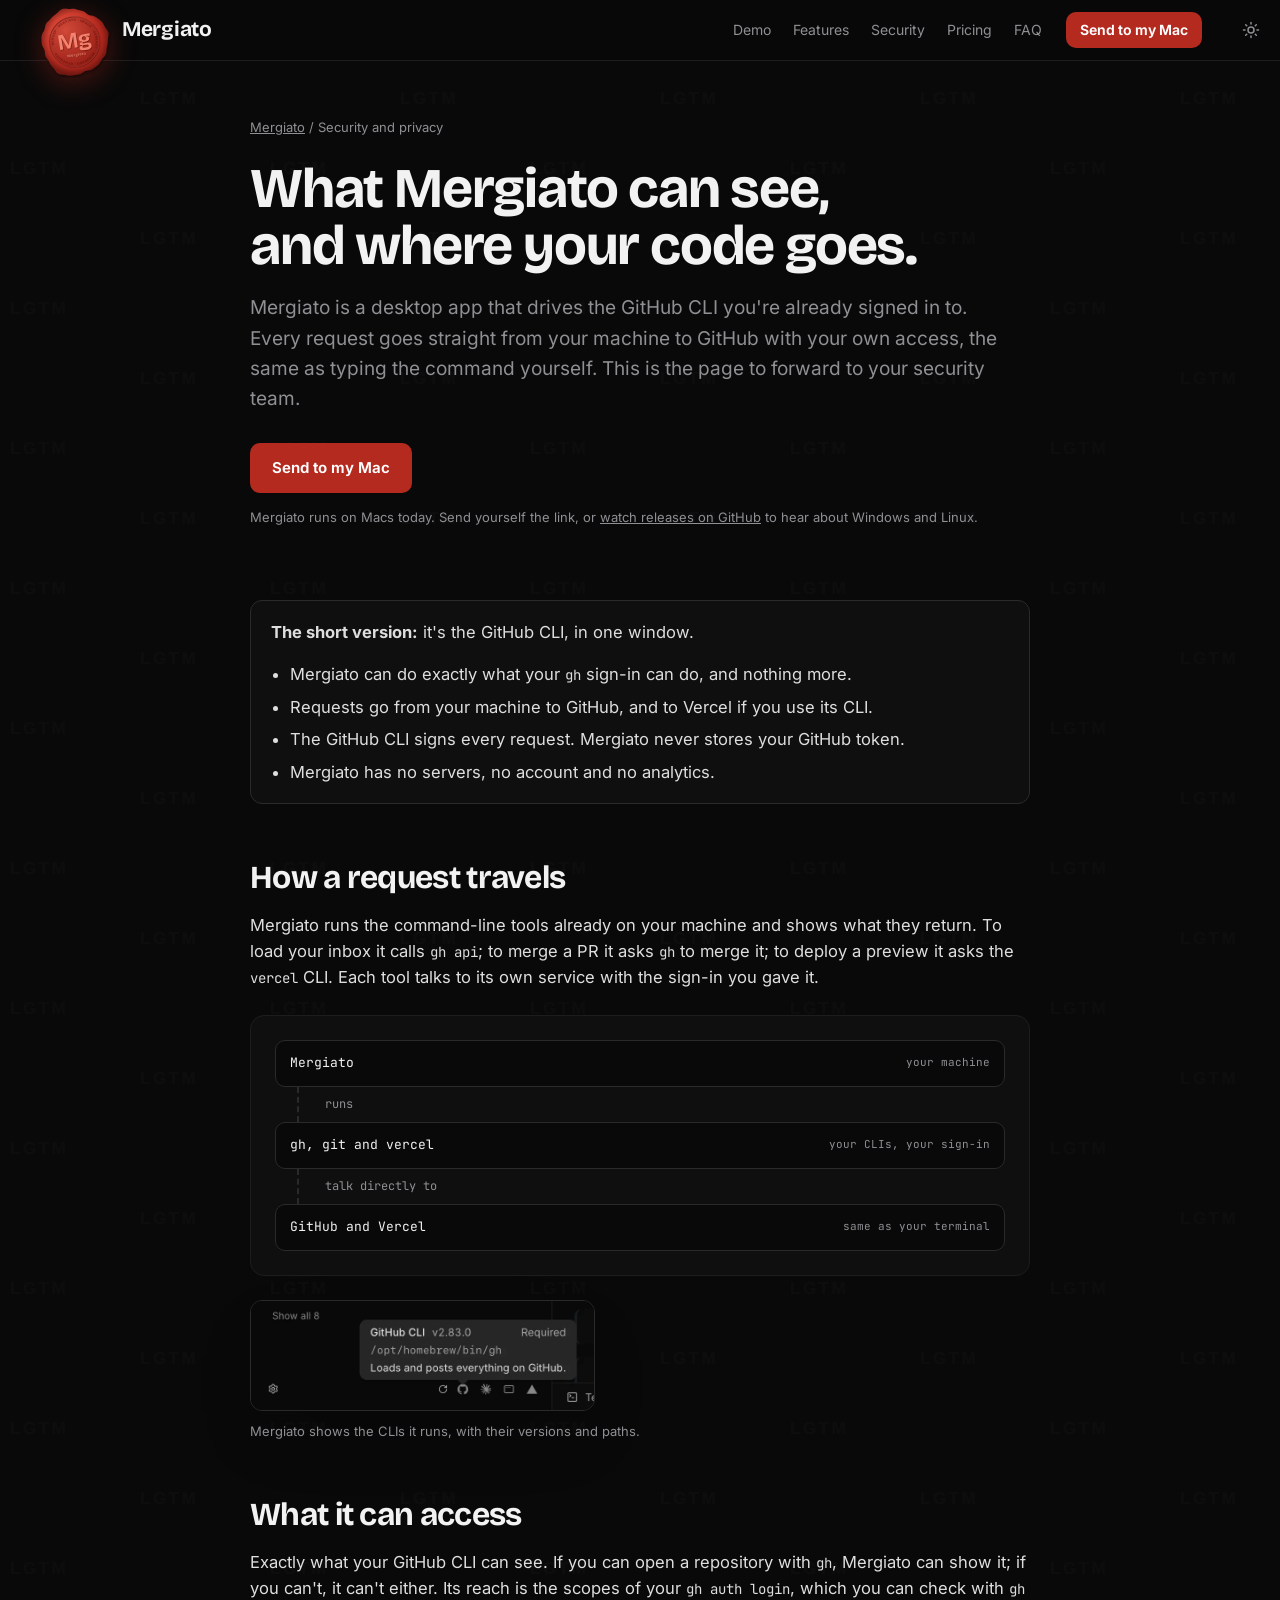
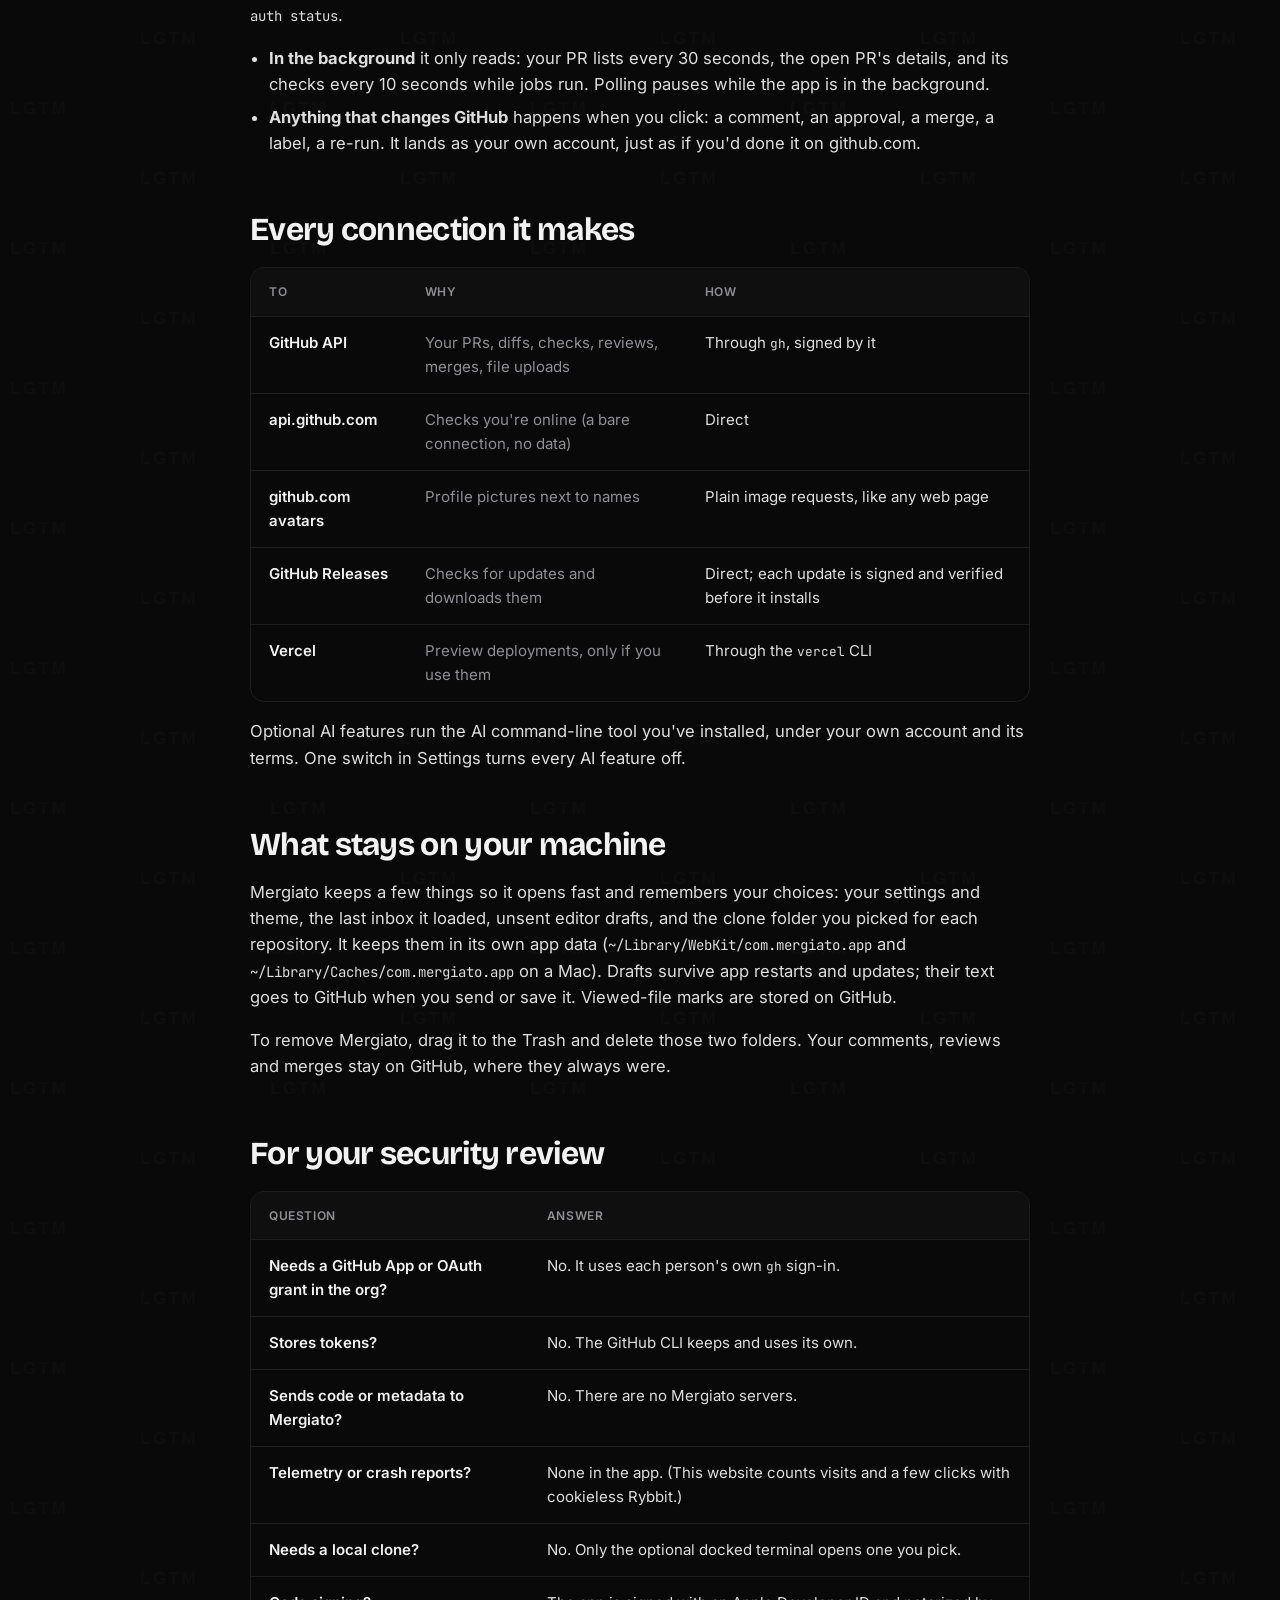
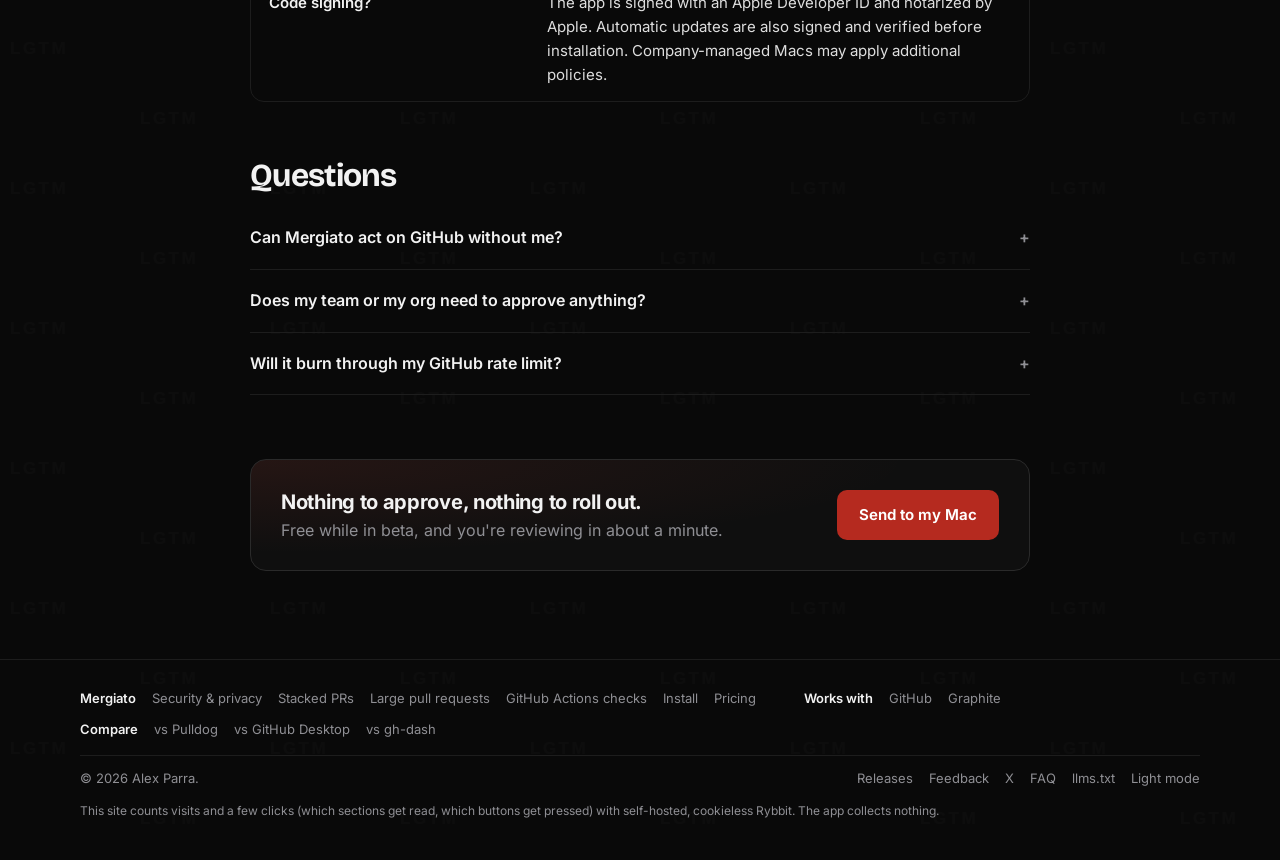
<file: security/index.html>
<!doctype html>
<html lang="en" class="scroll-pt-18 scroll-smooth motion-reduce:scroll-auto">
  <head>
    <meta charset="utf-8" />
    <meta name="viewport" content="width=device-width, initial-scale=1" />
    <title>Security and privacy: what Mergiato can access · Mergiato</title>
    <meta name="description" content="Mergiato runs on your own GitHub CLI and sends every request straight from your machine to GitHub. Here's what it can access, and what it keeps." />
    <meta name="author" content="Alex Parra" />
    <meta name="application-name" content="Mergiato" />
    <link rel="canonical" href="https://mergiato.com/security/" />
    <meta property="og:type" content="website" />
    <meta property="og:site_name" content="Mergiato" />
    <meta property="og:url" content="https://mergiato.com/security/" />
    <meta property="og:title" content="What Mergiato can see, and where your code goes" />
    <meta property="og:description" content="Mergiato runs on your own GitHub CLI and sends every request straight from your machine to GitHub. Here's what it can access, and what it keeps." />
    <meta property="og:image" content="https://mergiato.com/og/security.jpg?v=515793fc" />
    <meta property="og:image:width" content="1200" />
    <meta property="og:image:height" content="630" />
    <meta property="og:image:alt" content="Mergiato: security and privacy" />
    <meta name="twitter:card" content="summary_large_image" />
    <meta name="twitter:site" content="@mergiato" />
    <meta name="twitter:title" content="What Mergiato can see, and where your code goes" />
    <meta name="twitter:description" content="Mergiato runs on your own GitHub CLI and sends every request straight from your machine to GitHub. Here's what it can access, and what it keeps." />
    <meta name="twitter:image" content="https://mergiato.com/og/security.jpg?v=515793fc" />
    <meta name="theme-color" content="#090909" />
    <link rel="icon" href="/favicon.png" />
    <link rel="apple-touch-icon" href="/icon.png" />
    <!-- A plain-text summary for AI agents and LLMs (llmstxt.org). -->
    <link rel="alternate" type="text/plain" href="/llms.txt" title="Mergiato, for language models" />
    <!-- Fonts are served from here: faster first paint, and no visitor request goes to a third party. -->
    <link rel="preload" href="/fonts/inter-latin-wght-normal.woff2" as="font" type="font/woff2" crossorigin />
    <link
      rel="preload"
      href="/fonts/bricolage-grotesque-latin-opsz-normal.woff2"
      as="font"
      type="font/woff2"
      crossorigin
    />
    <style>
      /*! tailwindcss v4.3.3 | MIT License | https://tailwindcss.com */
@layer properties{@supports (((-webkit-hyphens:none)) and (not (margin-trim:inline))) or ((-moz-orient:inline) and (not (color:rgb(from red r g b)))){*,:before,:after,::backdrop{--tw-translate-x:0;--tw-translate-y:0;--tw-translate-z:0;--tw-border-style:solid;--tw-leading:initial;--tw-font-weight:initial;--tw-tracking:initial;--tw-shadow:0 0 #0000;--tw-shadow-color:initial;--tw-shadow-alpha:100%;--tw-inset-shadow:0 0 #0000;--tw-inset-shadow-color:initial;--tw-inset-shadow-alpha:100%;--tw-ring-color:initial;--tw-ring-shadow:0 0 #0000;--tw-inset-ring-color:initial;--tw-inset-ring-shadow:0 0 #0000;--tw-ring-inset:initial;--tw-ring-offset-width:0px;--tw-ring-offset-color:#fff;--tw-ring-offset-shadow:0 0 #0000;--tw-blur:initial;--tw-brightness:initial;--tw-contrast:initial;--tw-grayscale:initial;--tw-hue-rotate:initial;--tw-invert:initial;--tw-opacity:initial;--tw-saturate:initial;--tw-sepia:initial;--tw-drop-shadow:initial;--tw-drop-shadow-color:initial;--tw-drop-shadow-alpha:100%;--tw-drop-shadow-size:initial;--tw-backdrop-blur:initial;--tw-backdrop-brightness:initial;--tw-backdrop-contrast:initial;--tw-backdrop-grayscale:initial;--tw-backdrop-hue-rotate:initial;--tw-backdrop-invert:initial;--tw-backdrop-opacity:initial;--tw-backdrop-saturate:initial;--tw-backdrop-sepia:initial;--tw-duration:initial;--tw-content:""}}}@layer theme{:root,:host{--font-sans:"Inter", "Inter Fallback", -apple-system, BlinkMacSystemFont, "Segoe UI", sans-serif;--font-mono:"JetBrains Mono", ui-monospace, SFMono-Regular, Menlo, monospace;--spacing:.25rem;--font-weight-semibold:600;--font-weight-bold:700;--radius-md:.375rem;--radius-lg:.5rem;--radius-xl:.75rem;--radius-2xl:1rem;--default-transition-duration:.15s;--default-transition-timing-function:cubic-bezier(.4, 0, .2, 1);--default-font-family:var(--font-sans);--default-mono-font-family:var(--font-mono);--color-white:#fff;--color-page:#090909;--color-panel:#0f0f0f;--color-raised:#151515;--color-edge:#1d1d1d;--color-edge-strong:#2a2a2a;--color-fg:#f2f2f2;--color-body:#dedede;--color-muted:#8f8f94;--color-accent:#80a7e8;--color-accent-soft:#80a7e81f;--color-ok:#8dceaa;--color-ok-soft:#8dceaa1f;--color-bad:#dd9396;--color-wait:#e8b45d;--color-violet-soft:#c9b3f024;--color-merge:#1f7a42;--color-button:#f2f2f2;--color-button-fg:#111;--color-shadow:#000000b3;--color-app-sidebar:#0f0f0f;--color-app-input:#151515;--color-app-hover:#1a1a1a;--color-app-selected:#222;--color-app-file-head:#171717;--color-app-code:#080808;--color-app-branch:#ec7a68;--color-diff-add:#122018;--color-diff-del:#211519;--color-syn-keyword:#ff7b72;--color-syn-string:#a5d6ff;--color-syn-constant:#79c0ff;--color-syn-title:#d2a8ff;--color-pill-green:#17251d;--color-pill-green-fg:#9fdfb9;--color-pill-purple:#231c2d;--color-pill-purple-fg:#c9b3f0;--color-pill-neutral:#2b2b2b;--color-pill-neutral-fg:#d4d4d4;--color-pill-red:#2b1c1e;--color-pill-red-fg:#e3a3a3;--color-pill-amber:#2a2214;--color-claude:#d97757;--color-seal:#b52a1f;--color-seal-ink:#f3836f;--color-seal-soft:#e8513f1a;--font-display:"Bricolage Grotesque", "Inter", -apple-system, BlinkMacSystemFont, sans-serif}}@layer base{*,:after,:before,::backdrop{box-sizing:border-box;border:0 solid;margin:0;padding:0}::file-selector-button{box-sizing:border-box;border:0 solid;margin:0;padding:0}html,:host{-webkit-text-size-adjust:100%;tab-size:4;line-height:1.5;font-family:var(--default-font-family,-apple-system, BlinkMacSystemFont, "Segoe UI", Roboto, "Helvetica Neue", "Noto Sans", Arial, sans-serif, "Apple Color Emoji", "Segoe UI Emoji", "Segoe UI Symbol", "Noto Color Emoji");font-feature-settings:var(--default-font-feature-settings,normal);font-variation-settings:var(--default-font-variation-settings,normal);-webkit-tap-highlight-color:transparent}hr{height:0;color:inherit;border-top-width:1px}abbr:where([title]){-webkit-text-decoration:underline dotted;text-decoration:underline dotted}h1,h2,h3,h4,h5,h6{font-size:inherit;font-weight:inherit}a{color:inherit;-webkit-text-decoration:inherit;-webkit-text-decoration:inherit;-webkit-text-decoration:inherit;text-decoration:inherit}b,strong{font-weight:bolder}code,kbd,samp,pre{font-family:var(--default-mono-font-family,ui-monospace, SFMono-Regular, Menlo, Monaco, Consolas, "Liberation Mono", "Courier New", monospace);font-feature-settings:var(--default-mono-font-feature-settings,normal);font-variation-settings:var(--default-mono-font-variation-settings,normal);font-size:1em}small{font-size:80%}sub,sup{vertical-align:baseline;font-size:75%;line-height:0;position:relative}sub{bottom:-.25em}sup{top:-.5em}table{text-indent:0;border-color:inherit;border-collapse:collapse}:-moz-focusring:where(:not(iframe)){outline:auto}progress{vertical-align:baseline}summary{display:list-item}ol,ul,menu{list-style:none}img,svg,video,canvas,audio,iframe,embed,object{vertical-align:middle;display:block}img,video{max-width:100%;height:auto}button,input,select,optgroup,textarea{font:inherit;font-feature-settings:inherit;font-variation-settings:inherit;letter-spacing:inherit;color:inherit;opacity:1;background-color:#0000;border-radius:0}::file-selector-button{font:inherit;font-feature-settings:inherit;font-variation-settings:inherit;letter-spacing:inherit;color:inherit;opacity:1;background-color:#0000;border-radius:0}:where(select:is([multiple],[size])) optgroup{font-weight:bolder}:where(select:is([multiple],[size])) optgroup option{padding-inline-start:20px}::file-selector-button{margin-inline-end:4px}::placeholder{opacity:1}@supports (not ((-webkit-appearance:-apple-pay-button))) or (contain-intrinsic-size:1px){::placeholder{color:currentColor}@supports (color:color-mix(in lab, red, red)){::placeholder{color:color-mix(in oklab, currentcolor 50%, transparent)}}}textarea{resize:vertical}::-webkit-search-decoration{-webkit-appearance:none}::-webkit-date-and-time-value{min-height:1lh;text-align:inherit}::-webkit-datetime-edit{display:inline-flex}::-webkit-datetime-edit-fields-wrapper{padding:0}::-webkit-datetime-edit{padding-block:0}::-webkit-datetime-edit-year-field{padding-block:0}::-webkit-datetime-edit-month-field{padding-block:0}::-webkit-datetime-edit-day-field{padding-block:0}::-webkit-datetime-edit-hour-field{padding-block:0}::-webkit-datetime-edit-minute-field{padding-block:0}::-webkit-datetime-edit-second-field{padding-block:0}::-webkit-datetime-edit-millisecond-field{padding-block:0}::-webkit-datetime-edit-meridiem-field{padding-block:0}::-webkit-calendar-picker-indicator{line-height:1}:-moz-ui-invalid{box-shadow:none}button,input:where([type=button],[type=reset],[type=submit]){appearance:button}::file-selector-button{appearance:button}::-webkit-inner-spin-button{height:auto}::-webkit-outer-spin-button{height:auto}[hidden]:where(:not([hidden=until-found])){display:none!important}@font-face{font-family:Inter;font-style:normal;font-weight:100 900;font-display:swap;src:url(/fonts/inter-latin-wght-normal.woff2)format("woff2")}@font-face{font-family:Inter Fallback;src:local(Arial);ascent-override:90.44%;descent-override:22.52%;line-gap-override:0%;size-adjust:107.12%}@font-face{font-family:Bricolage Grotesque;font-style:normal;font-weight:200 800;font-display:swap;src:url(/fonts/bricolage-grotesque-latin-opsz-normal.woff2)format("woff2")}@font-face{font-family:JetBrains Mono;font-style:normal;font-weight:100 800;font-display:swap;src:url(/fonts/jetbrains-mono-latin-wght-normal.woff2)format("woff2")}:root{color-scheme:dark;--print:url("data:image/svg+xml,%3Csvg xmlns='http://www.w3.org/2000/svg' width='260' height='140'%3E%3Cg font-family='Helvetica Neue,Helvetica,Arial,sans-serif' font-weight='700' font-size='17' letter-spacing='2.5' fill='%23ffffff' fill-opacity='0.016'%3E%3Ctext x='10' y='34'%3ELGTM%3C/text%3E%3Ctext x='140' y='104'%3ELGTM%3C/text%3E%3C/g%3E%3C/svg%3E")}:root[data-theme=light]{color-scheme:light;--print:url("data:image/svg+xml,%3Csvg xmlns='http://www.w3.org/2000/svg' width='260' height='140'%3E%3Cg font-family='Helvetica Neue,Helvetica,Arial,sans-serif' font-weight='700' font-size='17' letter-spacing='2.5' fill='%23000000' fill-opacity='0.022'%3E%3Ctext x='10' y='34'%3ELGTM%3C/text%3E%3Ctext x='140' y='104'%3ELGTM%3C/text%3E%3C/g%3E%3C/svg%3E");--color-page:#fff;--color-panel:#f7f7f8;--color-raised:#efeff1;--color-edge:#e4e4e7;--color-edge-strong:#d4d4d8;--color-fg:#18181b;--color-body:#27272a;--color-muted:#5c5c66;--color-accent:#2f5fb3;--color-accent-soft:#2f5fb31a;--color-ok:#1a7f4b;--color-ok-soft:#1a7f4b1a;--color-bad:#c03b42;--color-wait:#a76a00;--color-violet-soft:#6b46c11a;--color-button:#18181b;--color-button-fg:#fff;--color-shadow:#0000002e;--color-app-sidebar:#f7f7f8;--color-app-input:#fff;--color-app-hover:#f0f0f2;--color-app-selected:#e8e8eb;--color-app-file-head:#f6f6f7;--color-app-code:#fff;--color-app-branch:#c4553f;--color-diff-add:#e6f6ec;--color-diff-del:#fcebec;--color-syn-keyword:#cf222e;--color-syn-string:#0a3069;--color-syn-constant:#0550ae;--color-syn-title:#8250df;--color-pill-green:#e3f4ea;--color-pill-green-fg:#1a6b3f;--color-pill-purple:#efe7fb;--color-pill-purple-fg:#6b46c1;--color-pill-neutral:#e8e8eb;--color-pill-neutral-fg:#3f3f46;--color-pill-red:#fbe8e9;--color-pill-red-fg:#a8323a;--color-pill-amber:#fbf1dc;--color-seal-ink:#a3241a;--color-seal-soft:#b52a1f12}body{background-image:var(--print)}code,kbd,pre{font-family:var(--font-mono);font-variant-ligatures:none}code,kbd{font-size:.85em}kbd{border:1px solid var(--color-edge-strong);min-width:1.9em;color:var(--color-fg);text-align:center;border-bottom-width:2px;border-radius:6px;padding:1px 6px;display:inline-block}details{border-bottom:1px solid var(--color-edge);padding:18px 0}summary{color:var(--color-fg);cursor:pointer;font-weight:600;list-style:none}summary::-webkit-details-marker{display:none}summary:after{content:"+";float:right;color:var(--color-muted)}details[open] summary:after{content:"−"}details p{max-width:72ch;color:var(--color-muted);margin-top:10px}@media (prefers-reduced-motion:reduce){*,:before,:after{transition:none!important;animation:none!important}}}@layer prose{.prose h2{color:var(--color-fg);font-family:var(--font-display);letter-spacing:-.7px;text-wrap:balance;margin:56px 0 14px;font-size:clamp(24px,3vw,32px);font-weight:700;line-height:1.1}.prose h2:first-child{margin-top:0}.prose h3{color:var(--color-fg);margin:28px 0 8px;font-size:18px;font-weight:700}.prose :where(p,ul,ol){margin-block:1em}.prose :where(ul,ol){padding-left:1.2em}.prose ul{list-style:outside}.prose ol{list-style:decimal}.prose :where(p,li){color:var(--color-body);font-size:16.5px}.prose li+li{margin-top:6px}.prose a{text-decoration:underline}.prose details p{margin:10px 0 0}.prose figure{margin:24px 0}.prose table{border:1px solid var(--color-edge);border-collapse:separate;border-spacing:0;background:var(--color-page);border-radius:14px;width:100%;margin:20px 0 8px;font-size:15px;overflow:hidden}.prose :where(th,td){border-bottom:1px solid var(--color-edge);text-align:left;vertical-align:top;padding:14px 18px}.prose tr:last-child td{border-bottom:0}.prose thead th{background:var(--color-panel);color:var(--color-muted);letter-spacing:.6px;text-transform:uppercase;font-size:12px;font-weight:600}.prose td:first-child{width:20%;color:var(--color-fg);font-weight:600}.prose td:nth-child(2){width:36%;color:var(--color-muted)}.prose td:last-child{color:var(--color-body)}@media not all and (min-width:761px){.prose :where(table,tbody,tr,td){display:block;width:100%!important}.prose thead{display:none}.prose tr{border-bottom:1px solid var(--color-edge)}.prose td{border:0;padding:6px 16px}.prose td:first-child{padding-top:14px}.prose td:last-child{padding-bottom:14px}}}@layer utilities{.absolute{position:absolute}.fixed{position:fixed}.sticky{position:sticky}.-top-15{top:calc(var(--spacing) * -15)}.top-0{top:0}.top-3\.25{top:calc(var(--spacing) * 3.25)}.right-3{right:calc(var(--spacing) * 3)}.bottom-6{bottom:calc(var(--spacing) * 6)}.left-1\/2{left:50%}.left-4{left:calc(var(--spacing) * 4)}.z-20{z-index:20}.z-30{z-index:30}.z-60{z-index:60}.m-0{margin:0}.m-auto{margin:auto}.mx-auto{margin-inline:auto}.my-6{margin-block:calc(var(--spacing) * 6)}.mt-1\.5{margin-top:calc(var(--spacing) * 1.5)}.mt-2{margin-top:calc(var(--spacing) * 2)}.mt-2\.5{margin-top:calc(var(--spacing) * 2.5)}.mt-3\.5{margin-top:calc(var(--spacing) * 3.5)}.mt-16{margin-top:calc(var(--spacing) * 16)}.mr-2{margin-right:calc(var(--spacing) * 2)}.-mb-4{margin-bottom:calc(var(--spacing) * -4)}.mb-2\.5{margin-bottom:calc(var(--spacing) * 2.5)}.mb-3{margin-bottom:calc(var(--spacing) * 3)}.mb-4{margin-bottom:calc(var(--spacing) * 4)}.mb-4\.5{margin-bottom:calc(var(--spacing) * 4.5)}.mb-5{margin-bottom:calc(var(--spacing) * 5)}.mb-5\.5{margin-bottom:calc(var(--spacing) * 5.5)}.mb-7{margin-bottom:calc(var(--spacing) * 7)}.ml-5\.5{margin-left:calc(var(--spacing) * 5.5)}.ml-auto{margin-left:auto}.block{display:block}.flex{display:flex}.grid{display:grid}.hidden{display:none}.inline-flex{display:inline-flex}.size-4\.5{width:calc(var(--spacing) * 4.5);height:calc(var(--spacing) * 4.5)}.size-6{width:calc(var(--spacing) * 6);height:calc(var(--spacing) * 6)}.size-8\.5{width:calc(var(--spacing) * 8.5);height:calc(var(--spacing) * 8.5)}.size-\[62px\]{width:62px;height:62px}.h-15{height:calc(var(--spacing) * 15)}.h-auto{height:auto}.w-\[min\(520px\,100\%_-_32px\)\]{width:min(520px,100% - 32px)}.w-\[min\(780px\,100\%_-_32px\)\]{width:min(780px,100% - 32px)}.w-\[min\(1120px\,100\%_-_32px\)\]{width:min(1120px,100% - 32px)}.w-\[min\(1200px\,100\%_-_32px\)\]{width:min(1200px,100% - 32px)}.max-w-\[21ch\]{max-width:21ch}.max-w-\[64ch\]{max-width:64ch}.max-w-full{max-width:100%}.shrink-0{flex-shrink:0}.basis-full{flex-basis:100%}.-translate-x-1\/2{--tw-translate-x:calc(calc(1 / 2 * 100%) * -1);translate:var(--tw-translate-x) var(--tw-translate-y)}.cursor-pointer{cursor:pointer}.scroll-pt-18{scroll-padding-top:calc(var(--spacing) * 18)}.grid-cols-\[28px_1fr\]{grid-template-columns:28px 1fr}.flex-wrap{flex-wrap:wrap}.place-items-center{place-items:center}.items-baseline{align-items:baseline}.items-center{align-items:center}.justify-between{justify-content:space-between}.gap-2{gap:calc(var(--spacing) * 2)}.gap-2\.5{gap:calc(var(--spacing) * 2.5)}.gap-3{gap:calc(var(--spacing) * 3)}.gap-3\.5{gap:calc(var(--spacing) * 3.5)}.gap-5{gap:calc(var(--spacing) * 5)}.gap-5\.5{gap:calc(var(--spacing) * 5.5)}.gap-6{gap:calc(var(--spacing) * 6)}.gap-x-4{column-gap:calc(var(--spacing) * 4)}.gap-x-12{column-gap:calc(var(--spacing) * 12)}.gap-y-1\.5{row-gap:calc(var(--spacing) * 1.5)}.gap-y-2\.5{row-gap:calc(var(--spacing) * 2.5)}.self-start{align-self:flex-start}.overflow-x-hidden{overflow-x:hidden}.scroll-smooth{scroll-behavior:smooth}.rounded-2xl{border-radius:var(--radius-2xl)}.rounded-\[10px\]{border-radius:10px}.rounded-\[14px\]{border-radius:14px}.rounded-lg{border-radius:var(--radius-lg)}.rounded-md{border-radius:var(--radius-md)}.rounded-xl{border-radius:var(--radius-xl)}.border{border-style:var(--tw-border-style);border-width:1px}.border-t{border-top-style:var(--tw-border-style);border-top-width:1px}.border-b{border-bottom-style:var(--tw-border-style);border-bottom-width:1px}.border-l-2{border-left-style:var(--tw-border-style);border-left-width:2px}.border-dashed{--tw-border-style:dashed;border-style:dashed}.border-edge{border-color:var(--color-edge)}.border-edge-strong{border-color:var(--color-edge-strong)}.bg-button{background-color:var(--color-button)}.bg-page{background-color:var(--color-page)}.bg-page\/82{background-color:#090909d1}@supports (color:color-mix(in lab, red, red)){.bg-page\/82{background-color:color-mix(in oklab, var(--color-page) 82%, transparent)}}.bg-panel{background-color:var(--color-panel)}.bg-raised{background-color:var(--color-raised)}.bg-seal{background-color:var(--color-seal)}.bg-\[radial-gradient\(ellipse_at_0\%_0\%\,var\(--color-seal-soft\)\,transparent_60\%\)\]{background-image:radial-gradient(ellipse at 0% 0%,var(--color-seal-soft),transparent 60%)}.p-6{padding:calc(var(--spacing) * 6)}.px-2{padding-inline:calc(var(--spacing) * 2)}.px-3{padding-inline:calc(var(--spacing) * 3)}.px-3\.5{padding-inline:calc(var(--spacing) * 3.5)}.px-4{padding-inline:calc(var(--spacing) * 4)}.px-5{padding-inline:calc(var(--spacing) * 5)}.px-5\.5{padding-inline:calc(var(--spacing) * 5.5)}.px-6\.5{padding-inline:calc(var(--spacing) * 6.5)}.px-7\.5{padding-inline:calc(var(--spacing) * 7.5)}.py-0\.75{padding-block:calc(var(--spacing) * .75)}.py-1\.5{padding-block:calc(var(--spacing) * 1.5)}.py-1\.75{padding-block:calc(var(--spacing) * 1.75)}.py-2{padding-block:calc(var(--spacing) * 2)}.py-2\.5{padding-block:calc(var(--spacing) * 2.5)}.py-3{padding-block:calc(var(--spacing) * 3)}.py-3\.5{padding-block:calc(var(--spacing) * 3.5)}.py-3\.25{padding-block:calc(var(--spacing) * 3.25)}.py-4\.5{padding-block:calc(var(--spacing) * 4.5)}.py-6\.5{padding-block:calc(var(--spacing) * 6.5)}.pt-6\.5{padding-top:calc(var(--spacing) * 6.5)}.pt-7{padding-top:calc(var(--spacing) * 7)}.pt-10{padding-top:calc(var(--spacing) * 10)}.pt-14{padding-top:calc(var(--spacing) * 14)}.pr-1\.5{padding-right:calc(var(--spacing) * 1.5)}.pb-2{padding-bottom:calc(var(--spacing) * 2)}.pb-4{padding-bottom:calc(var(--spacing) * 4)}.pb-5\.5{padding-bottom:calc(var(--spacing) * 5.5)}.pb-10{padding-bottom:calc(var(--spacing) * 10)}.pb-22{padding-bottom:calc(var(--spacing) * 22)}.pl-3{padding-left:calc(var(--spacing) * 3)}.pl-6\.5{padding-left:calc(var(--spacing) * 6.5)}.font-display{font-family:var(--font-display)}.font-mono{font-family:var(--font-mono)}.font-sans{font-family:var(--font-sans)}.text-\[16px\]\/\[1\.6\]{font-size:16px;line-height:1.6}.text-\[11px\]{font-size:11px}.text-\[12px\]{font-size:12px}.text-\[13px\]{font-size:13px}.text-\[14px\]{font-size:14px}.text-\[15px\]{font-size:15px}.text-\[16px\]{font-size:16px}.text-\[20px\]{font-size:20px}.text-\[21px\]{font-size:21px}.text-\[22px\]{font-size:22px}.text-\[clamp\(16px\,2\.2vw\,19px\)\]{font-size:clamp(16px,2.2vw,19px)}.text-\[clamp\(34px\,5vw\,56px\)\]{font-size:clamp(34px,5vw,56px)}.leading-\[1\.03\]{--tw-leading:1.03;line-height:1.03}.font-\[650\]{--tw-font-weight:650;font-weight:650}.font-bold{--tw-font-weight:var(--font-weight-bold);font-weight:var(--font-weight-bold)}.font-semibold{--tw-font-weight:var(--font-weight-semibold);font-weight:var(--font-weight-semibold)}.tracking-\[-0\.3px\]{--tw-tracking:-.3px;letter-spacing:-.3px}.tracking-\[-0\.4px\]{--tw-tracking:-.4px;letter-spacing:-.4px}.tracking-\[-1\.2px\]{--tw-tracking:-1.2px;letter-spacing:-1.2px}.text-balance{text-wrap:balance}.whitespace-nowrap{white-space:nowrap}.text-body{color:var(--color-body)}.text-button-fg{color:var(--color-button-fg)}.text-fg{color:var(--color-fg)}.text-muted{color:var(--color-muted)}.text-white{color:var(--color-white)}.no-underline{text-decoration-line:none}.underline{text-decoration-line:underline}.antialiased{-webkit-font-smoothing:antialiased;-moz-osx-font-smoothing:grayscale}.shadow-\[0_20px_50px_-20px_var\(--color-shadow\)\]{--tw-shadow:0 20px 50px -20px var(--tw-shadow-color,var(--color-shadow));box-shadow:var(--tw-inset-shadow), var(--tw-inset-ring-shadow), var(--tw-ring-offset-shadow), var(--tw-ring-shadow), var(--tw-shadow)}.shadow-\[0_30px_80px_-40px_var\(--color-shadow\)\]{--tw-shadow:0 30px 80px -40px var(--tw-shadow-color,var(--color-shadow));box-shadow:var(--tw-inset-shadow), var(--tw-inset-ring-shadow), var(--tw-ring-offset-shadow), var(--tw-ring-shadow), var(--tw-shadow)}.shadow-\[0_40px_120px_-30px_var\(--color-shadow\)\]{--tw-shadow:0 40px 120px -30px var(--tw-shadow-color,var(--color-shadow));box-shadow:var(--tw-inset-shadow), var(--tw-inset-ring-shadow), var(--tw-ring-offset-shadow), var(--tw-ring-shadow), var(--tw-shadow)}.blur{--tw-blur:blur(8px);filter:var(--tw-blur,) var(--tw-brightness,) var(--tw-contrast,) var(--tw-grayscale,) var(--tw-hue-rotate,) var(--tw-invert,) var(--tw-saturate,) var(--tw-sepia,) var(--tw-drop-shadow,)}.drop-shadow-\[0_6px_14px_rgb\(181_42_31\/0\.4\)\]{--tw-drop-shadow-size:drop-shadow(0 6px 14px var(--tw-drop-shadow-color,#b52a1f66));--tw-drop-shadow:var(--tw-drop-shadow-size);filter:var(--tw-blur,) var(--tw-brightness,) var(--tw-contrast,) var(--tw-grayscale,) var(--tw-hue-rotate,) var(--tw-invert,) var(--tw-saturate,) var(--tw-sepia,) var(--tw-drop-shadow,)}.backdrop-blur-\[14px\]{--tw-backdrop-blur:blur(14px);-webkit-backdrop-filter:var(--tw-backdrop-blur,) var(--tw-backdrop-brightness,) var(--tw-backdrop-contrast,) var(--tw-backdrop-grayscale,) var(--tw-backdrop-hue-rotate,) var(--tw-backdrop-invert,) var(--tw-backdrop-opacity,) var(--tw-backdrop-saturate,) var(--tw-backdrop-sepia,);backdrop-filter:var(--tw-backdrop-blur,) var(--tw-backdrop-brightness,) var(--tw-backdrop-contrast,) var(--tw-backdrop-grayscale,) var(--tw-backdrop-hue-rotate,) var(--tw-backdrop-invert,) var(--tw-backdrop-opacity,) var(--tw-backdrop-saturate,) var(--tw-backdrop-sepia,)}.transition-\[translate\,opacity\]{transition-property:translate,opacity;transition-timing-function:var(--tw-ease,var(--default-transition-timing-function));transition-duration:var(--tw-duration,var(--default-transition-duration))}.duration-120{--tw-duration:.12s;transition-duration:.12s}.\[counter-increment\:step\]{counter-increment:step}.\[counter-reset\:step\]{counter-reset:step}.backdrop\:bg-\[rgb\(0_0_0\/0\.55\)\]::backdrop{background-color:#0000008c}.backdrop\:backdrop-blur-\[4px\]::backdrop{--tw-backdrop-blur:blur(4px);-webkit-backdrop-filter:var(--tw-backdrop-blur,) var(--tw-backdrop-brightness,) var(--tw-backdrop-contrast,) var(--tw-backdrop-grayscale,) var(--tw-backdrop-hue-rotate,) var(--tw-backdrop-invert,) var(--tw-backdrop-opacity,) var(--tw-backdrop-saturate,) var(--tw-backdrop-sepia,);backdrop-filter:var(--tw-backdrop-blur,) var(--tw-backdrop-brightness,) var(--tw-backdrop-contrast,) var(--tw-backdrop-grayscale,) var(--tw-backdrop-hue-rotate,) var(--tw-backdrop-invert,) var(--tw-backdrop-opacity,) var(--tw-backdrop-saturate,) var(--tw-backdrop-sepia,)}.before\:grid:before{content:var(--tw-content);display:grid}.before\:size-7:before{content:var(--tw-content);width:calc(var(--spacing) * 7);height:calc(var(--spacing) * 7)}.before\:place-items-center:before{content:var(--tw-content);place-items:center}.before\:rounded-full:before{content:var(--tw-content);border-radius:3.40282e38px}.before\:bg-raised:before{content:var(--tw-content);background-color:var(--color-raised)}.before\:text-\[13px\]:before{content:var(--tw-content);font-size:13px}.before\:font-bold:before{content:var(--tw-content);--tw-font-weight:var(--font-weight-bold);font-weight:var(--font-weight-bold)}.before\:text-fg:before{content:var(--tw-content);color:var(--color-fg)}.before\:content-\[counter\(step\)\]:before{--tw-content:counter(step);content:var(--tw-content)}@media (hover:hover){.hover\:-translate-y-px:hover{--tw-translate-y:-1px;translate:var(--tw-translate-x) var(--tw-translate-y)}.hover\:bg-raised:hover{background-color:var(--color-raised)}.hover\:text-fg:hover{color:var(--color-fg)}.hover\:opacity-90:hover{opacity:.9}}.focus\:top-3:focus{top:calc(var(--spacing) * 3)}@media (prefers-reduced-motion:reduce){.motion-reduce\:scroll-auto{scroll-behavior:auto}}@media (min-width:481px){.xs\:grid{display:grid}.xs\:pr-9\.5{padding-right:calc(var(--spacing) * 9.5)}}@media (min-width:761px){.md\:-mb-4\.5{margin-bottom:calc(var(--spacing) * -4.5)}.md\:ml-0{margin-left:0}.md\:flex{display:flex}.md\:size-18{width:calc(var(--spacing) * 18);height:calc(var(--spacing) * 18)}}@media (min-width:1292px){.min-\[1292px\]\:pr-0{padding-right:0}}.light\:block:where([data-theme=light],[data-theme=light] *){display:block}.light\:hidden:where([data-theme=light],[data-theme=light] *){display:none}.\[\&_a\]\:text-muted a{color:var(--color-muted)}.\[\&_a\]\:underline a{text-decoration-line:underline}.\[\&_a\:hover\]\:text-fg a:hover{color:var(--color-fg)}.\[\&_small\]\:ml-auto small{margin-left:auto}.\[\&_small\]\:text-\[11px\] small{font-size:11px}.\[\&_small\]\:text-muted small{color:var(--color-muted)}.\[\&_strong\]\:text-fg strong{color:var(--color-fg)}.\[\&\>\:first-child\]\:mt-0>:first-child{margin-top:0}.\[\&\>\:last-child\]\:mb-0>:last-child{margin-bottom:0}}@layer components;@property --tw-translate-x{syntax:"*";inherits:false;initial-value:0}@property --tw-translate-y{syntax:"*";inherits:false;initial-value:0}@property --tw-translate-z{syntax:"*";inherits:false;initial-value:0}@property --tw-border-style{syntax:"*";inherits:false;initial-value:solid}@property --tw-leading{syntax:"*";inherits:false}@property --tw-font-weight{syntax:"*";inherits:false}@property --tw-tracking{syntax:"*";inherits:false}@property --tw-shadow{syntax:"*";inherits:false;initial-value:0 0 #0000}@property --tw-shadow-color{syntax:"*";inherits:false}@property --tw-shadow-alpha{syntax:"<percentage>";inherits:false;initial-value:100%}@property --tw-inset-shadow{syntax:"*";inherits:false;initial-value:0 0 #0000}@property --tw-inset-shadow-color{syntax:"*";inherits:false}@property --tw-inset-shadow-alpha{syntax:"<percentage>";inherits:false;initial-value:100%}@property --tw-ring-color{syntax:"*";inherits:false}@property --tw-ring-shadow{syntax:"*";inherits:false;initial-value:0 0 #0000}@property --tw-inset-ring-color{syntax:"*";inherits:false}@property --tw-inset-ring-shadow{syntax:"*";inherits:false;initial-value:0 0 #0000}@property --tw-ring-inset{syntax:"*";inherits:false}@property --tw-ring-offset-width{syntax:"<length>";inherits:false;initial-value:0}@property --tw-ring-offset-color{syntax:"*";inherits:false;initial-value:#fff}@property --tw-ring-offset-shadow{syntax:"*";inherits:false;initial-value:0 0 #0000}@property --tw-blur{syntax:"*";inherits:false}@property --tw-brightness{syntax:"*";inherits:false}@property --tw-contrast{syntax:"*";inherits:false}@property --tw-grayscale{syntax:"*";inherits:false}@property --tw-hue-rotate{syntax:"*";inherits:false}@property --tw-invert{syntax:"*";inherits:false}@property --tw-opacity{syntax:"*";inherits:false}@property --tw-saturate{syntax:"*";inherits:false}@property --tw-sepia{syntax:"*";inherits:false}@property --tw-drop-shadow{syntax:"*";inherits:false}@property --tw-drop-shadow-color{syntax:"*";inherits:false}@property --tw-drop-shadow-alpha{syntax:"<percentage>";inherits:false;initial-value:100%}@property --tw-drop-shadow-size{syntax:"*";inherits:false}@property --tw-backdrop-blur{syntax:"*";inherits:false}@property --tw-backdrop-brightness{syntax:"*";inherits:false}@property --tw-backdrop-contrast{syntax:"*";inherits:false}@property --tw-backdrop-grayscale{syntax:"*";inherits:false}@property --tw-backdrop-hue-rotate{syntax:"*";inherits:false}@property --tw-backdrop-invert{syntax:"*";inherits:false}@property --tw-backdrop-opacity{syntax:"*";inherits:false}@property --tw-backdrop-saturate{syntax:"*";inherits:false}@property --tw-backdrop-sepia{syntax:"*";inherits:false}@property --tw-duration{syntax:"*";inherits:false}@property --tw-content{syntax:"*";inherits:false;initial-value:""}
    </style>
    <!-- Visit counts: self-hosted Rybbit, cookieless. No identify() calls, so it stores nothing on the visitor's device. -->
    <script>
      // Only the live site counts: local copies, previews and file:// views load nothing. ?notrack opts this
      // browser out for good (the maker's own checks), ?track opts it back in.
      (() => {
        const params = new URLSearchParams(location.search);
        try {
          if (params.has("notrack")) localStorage.setItem("disable-rybbit", "1");
          if (params.has("track")) localStorage.removeItem("disable-rybbit");
          if (params.has("notrack") || params.has("track")) {
            params.delete("notrack");
            params.delete("track");
            history.replaceState(null, "", location.pathname + (params.size ? `?${params}` : "") + location.hash);
          }
          if (localStorage.getItem("disable-rybbit") !== null) return;
        } catch {}
        if (location.hostname !== "mergiato.com") return;
        const script = document.createElement("script");
        script.src = "https://stats.vineleafapps.com/api/script.js";
        script.dataset.siteId = "eff85bc59b62";
        script.defer = true;
        document.head.append(script);
      })();
    </script>
    <script>
      // Dark unless the visitor picked light, whatever the system says: it's the app's own default.
      document.documentElement.dataset.theme = "dark";
      try {
        if (localStorage.getItem("theme") === "light") document.documentElement.dataset.theme = "light";
      } catch {}
    </script>
        <script type="application/ld+json">
      {
        "@context": "https://schema.org",
        "@graph": [
          {
            "@type": "WebPage",
            "@id": "https://mergiato.com/security/",
            "url": "https://mergiato.com/security/",
            "name": "Security and privacy: what Mergiato can access",
            "description": "Mergiato runs on your own GitHub CLI and sends every request straight from your machine to GitHub. Here's what it can access, and what it keeps.",
            "isPartOf": {
              "@id": "https://mergiato.com/#website"
            },
            "about": {
              "@id": "https://mergiato.com/#app"
            }
          },
          {
            "@type": "BreadcrumbList",
            "itemListElement": [
              {
                "@type": "ListItem",
                "position": 1,
                "name": "Mergiato",
                "item": "https://mergiato.com/"
              },
              {
                "@type": "ListItem",
                "position": 2,
                "name": "Security and privacy",
                "item": "https://mergiato.com/security/"
              }
            ]
          }
        ]
      }
    </script>

  </head>
  <body class="overflow-x-hidden bg-page font-sans text-[16px]/[1.6] text-body antialiased">
    <a class="absolute -top-15 left-4 z-30 rounded-lg bg-button px-3.5 py-2 text-button-fg focus:top-3" href="#main"
      >Skip to content</a
    >
    <nav aria-label="Main" class="sticky top-0 z-20 border-b border-edge bg-page/82 backdrop-blur-[14px]">
      <!-- 40px wider each side than the content, so the logo and Download sit just outside its edges. Room on
           the right for the theme button until the window leaves it a 46px margin (1292px). -->
      <div class="mx-auto flex h-15 w-[min(1200px,100%_-_32px)] items-center gap-6 xs:pr-9.5 min-[1292px]:pr-0">
        <!-- The icon's wax seal alone, bigger than the bar: it hangs over the edge like a seal on a letter. -->
        <a
          class="inline-flex items-center gap-2.5 font-display text-[21px] font-bold tracking-[-0.3px] text-fg"
          href="/"
          ><img
            class="mt-1.5 -mb-4 size-[62px] self-start drop-shadow-[0_6px_14px_rgb(181_42_31/0.4)] md:-mb-4.5 md:size-18"
            src="/seal.svg"
            width="72"
            height="72"
            alt=""
          />Mergiato</a
        >
        <span class="ml-auto hidden gap-5.5 text-[14px] md:flex [&_a]:text-muted [&_a:hover]:text-fg">
          <a href="/#demo">Demo</a>
          <a href="/#features">Features</a>
          <a href="/security/">Security</a>
          <a href="/pricing/">Pricing</a>
          <a href="/#faq">FAQ</a>
        </span>
        <a
          class="inline-flex items-center gap-2 rounded-[10px] bg-seal font-[650] whitespace-nowrap text-white transition-[translate,opacity] duration-120 hover:-translate-y-px hover:opacity-90 ml-auto px-3.5 py-1.75 text-[14px] md:ml-0"
          data-download
          data-place="nav"
          href="https://github.com/alex-parra/mergiato-pull-request-app/releases/latest"
          ><span data-download-label>Download</span></a
        >
        <!-- Pinned to the window's right edge. Too narrow for both, the Download button wins and the footer
             keeps the switch. The icon shows the theme a click switches to. -->
        <button
          type="button"
          class="absolute top-3.25 right-3 hidden size-8.5 shrink-0 cursor-pointer place-items-center rounded-lg text-muted hover:bg-raised hover:text-fg xs:grid"
          data-theme-toggle
          aria-label="Switch to light mode"
        >
          <svg
            class="size-4.5 light:hidden"
            viewBox="0 0 24 24"
            fill="none"
            stroke="currentColor"
            stroke-width="2"
            stroke-linecap="round"
            aria-hidden="true"
          >
            <circle cx="12" cy="12" r="4" />
            <path
              d="M12 2v2M12 20v2M4.9 4.9l1.4 1.4M17.7 17.7l1.4 1.4M2 12h2M20 12h2M4.9 19.1l1.4-1.4M17.7 6.3l1.4-1.4"
            />
          </svg>
          <svg
            class="hidden size-4.5 light:block"
            viewBox="0 0 24 24"
            fill="none"
            stroke="currentColor"
            stroke-width="2"
            stroke-linecap="round"
            aria-hidden="true"
          >
            <path d="M20 14.5A8 8 0 0 1 9.5 4 8 8 0 1 0 20 14.5z" />
          </svg>
        </button>
      </div>
    </nav>

    <main id="main"><div class="pt-14 pb-2">
  <div class="mx-auto w-[min(780px,100%_-_32px)]">
    <nav class="mb-5.5 text-[13px] text-muted [&_a]:underline" aria-label="Breadcrumb">
      <a href="/">Mergiato</a> / Security and privacy
    </nav>
    <h1
      class="mb-4.5 max-w-[21ch] font-display text-[clamp(34px,5vw,56px)] leading-[1.03] font-bold tracking-[-1.2px] text-balance text-fg"
    >
      What Mergiato can see, and where your code goes.
    </h1>
    <p class="mb-7 max-w-[64ch] text-[clamp(16px,2.2vw,19px)] text-muted">
      Mergiato is a desktop app that drives the GitHub CLI you're already signed in to. Every request goes straight from
      your machine to GitHub with your own access, the same as typing the command yourself. This is the page to forward
      to your security team.
    </p>
    <div class="flex flex-wrap gap-3">
      <a
        class="inline-flex items-center gap-2 rounded-[10px] bg-seal font-[650] whitespace-nowrap text-white no-underline transition-[translate,opacity] duration-120 hover:-translate-y-px hover:opacity-90 px-5.5 py-3.25 text-[15px]"
        data-download
        data-place="security-hero"
        href="https://github.com/alex-parra/mergiato-pull-request-app/releases/latest"
        ><span data-download-label>Download for Mac</span></a
      >
    </div>
    <p class="mt-3.5 text-[13px] text-muted" data-version>Free, no sign-up. For Apple silicon and Intel Macs.</p>
  </div>
</div>

<section class="pt-10 pb-22">
  <div class="mx-auto w-[min(780px,100%_-_32px)] prose">
    <div
      class="my-6 rounded-xl border border-edge-strong bg-panel px-5 py-4.5 [&>:first-child]:mt-0 [&>:last-child]:mb-0"
    >
      <p><b>The short version:</b> it's the GitHub CLI, in one window.</p>
      <ul>
        <li>Mergiato can do exactly what your <code>gh</code> sign-in can do, and nothing more.</li>
        <li>Requests go from your machine to GitHub, and to Vercel if you use its CLI.</li>
        <li>The GitHub CLI signs every request. Mergiato never stores your GitHub token.</li>
        <li>Mergiato has no servers, no account and no analytics.</li>
      </ul>
    </div>

    <h2>How a request travels</h2>
    <p>
      Mergiato runs the command-line tools already on your machine and shows what they return. To load your inbox it
      calls <code>gh api</code>; to merge a PR it asks <code>gh</code> to merge it; to deploy a preview it asks the
      <code>vercel</code> CLI. Each tool talks to its own service with the sign-in you gave it.
    </p>
    <div
      class="my-6 rounded-[14px] border border-edge bg-panel p-6 font-mono text-[13px]"
      aria-label="How a request travels"
    >
      <div
        class="flex items-center gap-3 rounded-[10px] border border-edge-strong bg-page px-3.5 py-3 text-fg [&_small]:ml-auto [&_small]:text-[11px] [&_small]:text-muted"
      >
        Mergiato <small>your machine</small>
      </div>
      <div class="ml-5.5 border-l-2 border-dashed border-edge-strong py-2 pl-6.5 text-[12px] text-muted">runs</div>
      <div
        class="flex items-center gap-3 rounded-[10px] border border-edge-strong bg-page px-3.5 py-3 text-fg [&_small]:ml-auto [&_small]:text-[11px] [&_small]:text-muted"
      >
        gh, git and vercel <small>your CLIs, your sign-in</small>
      </div>
      <div class="ml-5.5 border-l-2 border-dashed border-edge-strong py-2 pl-6.5 text-[12px] text-muted">
        talk directly to
      </div>
      <div
        class="flex items-center gap-3 rounded-[10px] border border-edge-strong bg-page px-3.5 py-3 text-fg [&_small]:ml-auto [&_small]:text-[11px] [&_small]:text-muted"
      >
        GitHub and Vercel <small>same as your terminal</small>
      </div>
    </div>

    <figure>
      <picture class="block light:hidden">
        <source type="image/webp" srcset="/media/tools-dark.webp 2x" />
        <img
          class="block h-auto rounded-xl border border-edge-strong bg-panel shadow-[0_30px_80px_-40px_var(--color-shadow)] max-w-full"
          src="/media/tools-dark-800.jpg"
          srcset="/media/tools-dark.jpg 2x"
          width="345"
          height="120"
          loading="lazy"
          decoding="async"
          alt="The tools row at the foot of Mergiato's sidebar, with the GitHub CLI's version and path"
        />
      </picture>
      <picture class="hidden light:block">
        <source type="image/webp" srcset="/media/tools-light.webp 2x" />
        <img
          class="block h-auto rounded-xl border border-edge-strong bg-panel shadow-[0_30px_80px_-40px_var(--color-shadow)] max-w-full"
          src="/media/tools-light-800.jpg"
          srcset="/media/tools-light.jpg 2x"
          width="345"
          height="120"
          loading="lazy"
          decoding="async"
          alt="The tools row at the foot of Mergiato's sidebar, with the GitHub CLI's version and path"
        />
      </picture>
      <figcaption class="mt-2.5 text-[13px] text-muted">
        Mergiato shows the CLIs it runs, with their versions and paths.
      </figcaption>
    </figure>

    <h2>What it can access</h2>
    <p>
      Exactly what your GitHub CLI can see. If you can open a repository with <code>gh</code>, Mergiato can show it; if
      you can't, it can't either. Its reach is the scopes of your <code>gh auth login</code>, which you can check with
      <code>gh auth status</code>.
    </p>
    <ul>
      <li>
        <b>In the background</b> it only reads: your PR lists every 30 seconds, the open PR's details, and its checks
        every 10 seconds while jobs run. Polling pauses while the app is in the background.
      </li>
      <li>
        <b>Anything that changes GitHub</b> happens when you click: a comment, an approval, a merge, a label, a re-run.
        It lands as your own account, just as if you'd done it on github.com.
      </li>
    </ul>

    <h2>Every connection it makes</h2>
    <table>
      <thead>
        <tr>
          <th>To</th>
          <th>Why</th>
          <th>How</th>
        </tr>
      </thead>
      <tbody>
        <tr>
          <td>GitHub API</td>
          <td>Your PRs, diffs, checks, reviews, merges, file uploads</td>
          <td>Through <code>gh</code>, signed by it</td>
        </tr>
        <tr>
          <td>api.github.com</td>
          <td>Checks you're online (a bare connection, no data)</td>
          <td>Direct</td>
        </tr>
        <tr>
          <td>github.com avatars</td>
          <td>Profile pictures next to names</td>
          <td>Plain image requests, like any web page</td>
        </tr>
        <tr>
          <td>GitHub Releases</td>
          <td>Checks for updates and downloads them</td>
          <td>Direct; each update is signed and verified before it installs</td>
        </tr>
        <tr>
          <td>Vercel</td>
          <td>Preview deployments, only if you use them</td>
          <td>Through the <code>vercel</code> CLI</td>
        </tr>
      </tbody>
    </table>
    <p>
      Optional AI features run the AI command-line tool you've installed, under your own account and its terms. One
      switch in Settings turns every AI feature off.
    </p>

    <h2>What stays on your machine</h2>
    <p>
      Mergiato keeps a few things so it opens fast and remembers your choices: your settings and theme, the last inbox
      it loaded, unsent editor drafts, and the clone folder you picked for each repository. It keeps them in its own app
      data (<code>~/Library/WebKit/com.mergiato.app</code> and <code>~/Library/Caches/com.mergiato.app</code> on a Mac).
      Drafts survive app restarts and updates; their text goes to GitHub when you send or save it. Viewed-file marks are
      stored on GitHub.
    </p>
    <p>
      To remove Mergiato, drag it to the Trash and delete those two folders. Your comments, reviews and merges stay on
      GitHub, where they always were.
    </p>

    <h2>For your security review</h2>
    <table>
      <thead>
        <tr>
          <th>Question</th>
          <th>Answer</th>
        </tr>
      </thead>
      <tbody>
        <tr>
          <td>Needs a GitHub App or OAuth grant in the org?</td>
          <td>No. It uses each person's own <code>gh</code> sign-in.</td>
        </tr>
        <tr>
          <td>Stores tokens?</td>
          <td>No. The GitHub CLI keeps and uses its own.</td>
        </tr>
        <tr>
          <td>Sends code or metadata to Mergiato?</td>
          <td>No. There are no Mergiato servers.</td>
        </tr>
        <tr>
          <td>Telemetry or crash reports?</td>
          <td>None in the app. (This website counts visits and a few clicks with cookieless Rybbit.)</td>
        </tr>
        <tr>
          <td>Needs a local clone?</td>
          <td>No. Only the optional docked terminal opens one you pick.</td>
        </tr>
        <tr>
          <td>Code signing?</td>
          <td>
            The app is signed with an Apple Developer ID and notarized by Apple. Automatic updates are also signed and
            verified before installation. Company-managed Macs may apply additional policies.
          </td>
        </tr>
      </tbody>
    </table>

    <h2>Questions</h2>
    <details>
      <summary>Can Mergiato act on GitHub without me?</summary>
      <p>
        No. In the background it only reads. Everything that changes GitHub (a comment, an approval, a merge, a re-run)
        starts with your click, and merges ask for a second, deliberate one.
      </p>
    </details>
    <details>
      <summary>Does my team or my org need to approve anything?</summary>
      <p>
        No. There's nothing to install in the organization. Each person signs in to the GitHub CLI, which most
        developers have done already.
      </p>
    </details>
    <details>
      <summary>Will it burn through my GitHub rate limit?</summary>
      <p>
        It's built to be frugal: the inbox is a few searches with small pages, requests are shared and cached, avatars
        cost nothing, and polling pauses while the app is in the background.
      </p>
    </details>

    <div
      class="mt-16 flex flex-wrap items-center justify-between gap-5 rounded-2xl border border-edge-strong bg-panel bg-[radial-gradient(ellipse_at_0%_0%,var(--color-seal-soft),transparent_60%)] px-7.5 py-6.5"
    >
      <div>
        <strong class="block text-[20px] tracking-[-0.3px] text-fg">Nothing to approve, nothing to roll out.</strong>
        <p class="m-0 text-[16px] text-muted">Free while in beta, and you're reviewing in about a minute.</p>
      </div>
      <a
        class="inline-flex items-center gap-2 rounded-[10px] bg-seal font-[650] whitespace-nowrap text-white no-underline transition-[translate,opacity] duration-120 hover:-translate-y-px hover:opacity-90 px-5.5 py-3.25 text-[15px]"
        data-download
        data-place="security-end"
        href="https://github.com/alex-parra/mergiato-pull-request-app/releases/latest"
        ><span data-download-label>Download for Mac</span></a
      >
    </div>
  </div>
</section>
</main>

    <footer class="border-t border-edge pt-7 pb-10 text-[13px] text-muted [&_a:hover]:text-fg">
      <div class="mx-auto w-[min(1120px,100%_-_32px)] flex flex-wrap justify-between gap-3">
        <nav class="flex basis-full flex-wrap gap-x-12 gap-y-2.5 border-b border-edge pb-4" aria-label="Pages">
          <span class="flex flex-wrap items-baseline gap-x-4 gap-y-1.5">
            <b class="font-semibold text-fg">Mergiato</b>
            <a href="/security/">Security &amp; privacy</a>
            <a href="/stacked-prs/">Stacked PRs</a>
            <a href="/large-pull-requests/">Large pull requests</a>
            <a href="/github-actions/">GitHub Actions checks</a>
            <a href="/install/">Install</a>
            <a href="/pricing/">Pricing</a>
          </span>
          <span class="flex flex-wrap items-baseline gap-x-4 gap-y-1.5">
            <b class="font-semibold text-fg">Works with</b>
            <a href="/works-with/github/">GitHub</a>
            <a href="/works-with/graphite/">Graphite</a>
          </span>
          <span class="flex flex-wrap items-baseline gap-x-4 gap-y-1.5">
            <b class="font-semibold text-fg">Compare</b>
            <a href="/compare/pulldog/">vs Pulldog</a>
            <a href="/compare/github-desktop/">vs GitHub Desktop</a>
            <a href="/compare/gh-dash/">vs gh-dash</a>
          </span>
        </nav>
        <span>© 2026 Alex Parra.</span>
        <span class="flex flex-wrap gap-x-4 gap-y-1.5">
          <a href="https://github.com/alex-parra/mergiato-pull-request-app/releases">Releases</a>
          <a href="https://github.com/alex-parra/mergiato-pull-request-app/issues">Feedback</a>
          <a href="https://x.com/mergiato">X</a>
          <a href="/#faq">FAQ</a>
          <a href="/llms.txt">llms.txt</a>
          <button type="button" class="cursor-pointer hover:text-fg" data-theme-toggle data-theme-text>
            Light mode
          </button>
        </span>
        <p class="basis-full text-[12px]">
          This site counts visits and a few clicks (which sections get read, which buttons get pressed) with
          self-hosted, cookieless Rybbit. The app collects nothing.
        </p>
      </div>
    </footer>

    <!-- After the click: what happens next, while the .dmg downloads. -->
    <dialog
      class="m-auto w-[min(520px,100%_-_32px)] rounded-2xl border border-edge-strong bg-panel text-body shadow-[0_40px_120px_-30px_var(--color-shadow)] backdrop:bg-[rgb(0_0_0/0.55)] backdrop:backdrop-blur-[4px]"
      data-after-download
      aria-labelledby="after-title"
    >
      <div class="px-6.5 pt-6.5 pb-5.5">
        <h3 id="after-title" class="mb-4 text-[22px] font-bold tracking-[-0.4px] text-fg">
          Your download is on its way.
        </h3>
        <!-- First, while the .dmg downloads: the wait is the moment to ask for a share. The steps follow. -->
        <div class="mb-5 rounded-xl border border-edge-strong bg-raised px-4 py-3.5">
          <p class="mb-2.5 flex items-center gap-2.5 text-[14px] font-semibold text-fg">
            <img class="size-6 shrink-0" src="/seal.svg" width="24" height="24" alt="" />
            While it downloads: who else has too many tabs open?
          </p>
          <div class="flex flex-wrap gap-2">
            <a
              class="cursor-pointer rounded-lg border border-edge-strong px-3 py-1.5 text-[13px] font-semibold text-fg hover:bg-raised"
              href="https://x.com/intent/post?text=Trying%20Mergiato%2C%20a%20free%20Mac%20app%20for%20GitHub%20pull%20requests%3A%20inbox%2C%20checks%2C%20stacks%20and%20merges%20in%20one%20window%2C%20on%20your%20own%20gh%20CLI.&amp;url=https%3A%2F%2Fmergiato.com&amp;via=mergiato"
              target="_blank"
              rel="noopener"
              data-share="x"
              >Post on X</a
            >
            <a
              class="cursor-pointer rounded-lg border border-edge-strong px-3 py-1.5 text-[13px] font-semibold text-fg hover:bg-raised"
              href="https://bsky.app/intent/compose?text=Trying%20Mergiato%2C%20a%20free%20Mac%20app%20for%20GitHub%20pull%20requests%3A%20inbox%2C%20checks%2C%20stacks%20and%20merges%20in%20one%20window%2C%20on%20your%20own%20gh%20CLI.%20https%3A//mergiato.com"
              target="_blank"
              rel="noopener"
              data-share="bluesky"
              >Bluesky</a
            >
            <a
              class="cursor-pointer rounded-lg border border-edge-strong px-3 py-1.5 text-[13px] font-semibold text-fg hover:bg-raised"
              href="https://www.linkedin.com/sharing/share-offsite/?url=https%3A%2F%2Fmergiato.com"
              target="_blank"
              rel="noopener"
              data-share="linkedin"
              >LinkedIn</a
            >
            <button
              type="button"
              class="cursor-pointer rounded-lg border border-edge-strong px-3 py-1.5 text-[13px] font-semibold text-fg hover:bg-raised"
              data-copy="https://mergiato.com"
              data-share="copy"
            >
              Copy link
            </button>
          </div>
          <p class="mt-2.5 text-[13px] text-muted">
            Or
            <a
              class="underline"
              href="https://github.com/alex-parra/mergiato-pull-request-app"
              target="_blank"
              rel="noopener"
              data-share="github-star"
              >star it on GitHub</a
            >, so others find it.
          </p>
        </div>
        <p class="mb-3 text-[14px] text-muted">Then three quick steps and you're reviewing.</p>
        <ol class="mb-4 grid gap-3 [counter-reset:step] [&_strong]:text-fg">
          <li
            class="grid grid-cols-[28px_1fr] gap-3.5 rounded-xl border border-edge bg-panel px-4 py-3.5 text-[14px] [counter-increment:step] before:grid before:size-7 before:place-items-center before:rounded-full before:bg-raised before:text-[13px] before:font-bold before:text-fg before:content-[counter(step)]"
          >
            <p><strong>Open the .dmg</strong> and drag Mergiato to Applications.</p>
          </li>
          <li
            class="grid grid-cols-[28px_1fr] gap-3.5 rounded-xl border border-edge bg-panel px-4 py-3.5 text-[14px] [counter-increment:step] before:grid before:size-7 before:place-items-center before:rounded-full before:bg-raised before:text-[13px] before:font-bold before:text-fg before:content-[counter(step)]"
          >
            <p>
              <strong>Open Mergiato.</strong> If macOS asks about an app downloaded from the internet, click
              <strong>Open</strong>.
            </p>
          </li>
          <li
            class="grid grid-cols-[28px_1fr] gap-3.5 rounded-xl border border-edge bg-panel px-4 py-3.5 text-[14px] [counter-increment:step] before:grid before:size-7 before:place-items-center before:rounded-full before:bg-raised before:text-[13px] before:font-bold before:text-fg before:content-[counter(step)]"
          >
            <div>
              <p><strong>No GitHub CLI yet?</strong> Install it and sign in:</p>
              <span
                class="mt-2 mr-2 inline-flex items-center gap-2.5 rounded-lg border border-edge-strong bg-page py-1.5 pr-1.5 pl-3 font-mono text-[13px] text-fg"
                >brew install gh
                <button
                  type="button"
                  class="cursor-pointer rounded-md border border-edge-strong bg-raised px-2 py-0.75 text-[11px] text-muted"
                  data-copy="brew install gh"
                >
                  Copy
                </button></span
              >
              <span
                class="mt-2 mr-2 inline-flex items-center gap-2.5 rounded-lg border border-edge-strong bg-page py-1.5 pr-1.5 pl-3 font-mono text-[13px] text-fg"
                >gh auth login
                <button
                  type="button"
                  class="cursor-pointer rounded-md border border-edge-strong bg-raised px-2 py-0.75 text-[11px] text-muted"
                  data-copy="gh auth login"
                >
                  Copy
                </button></span
              >
            </div>
          </li>
        </ol>
        <div class="flex flex-wrap items-center justify-between gap-2.5 text-[13px] text-muted">
          <span
            >Didn't start?
            <a
              class="underline"
              data-download-direct
              data-place="guide-retry"
              href="https://github.com/alex-parra/mergiato-pull-request-app/releases/latest"
              >Download it here</a
            >.</span
          >
          <button
            type="button"
            class="inline-flex items-center gap-2 rounded-[10px] bg-button font-[650] whitespace-nowrap text-button-fg transition-[translate,opacity] duration-120 hover:-translate-y-px hover:opacity-90 cursor-pointer px-3.5 py-1.75 text-[14px]"
            data-close
            autofocus
          >
            Got it
          </button>
        </div>
      </div>
    </dialog>

    <script src="/site.js?v=f4d9c3e1"></script>
    
  </body>
</html>
</file>
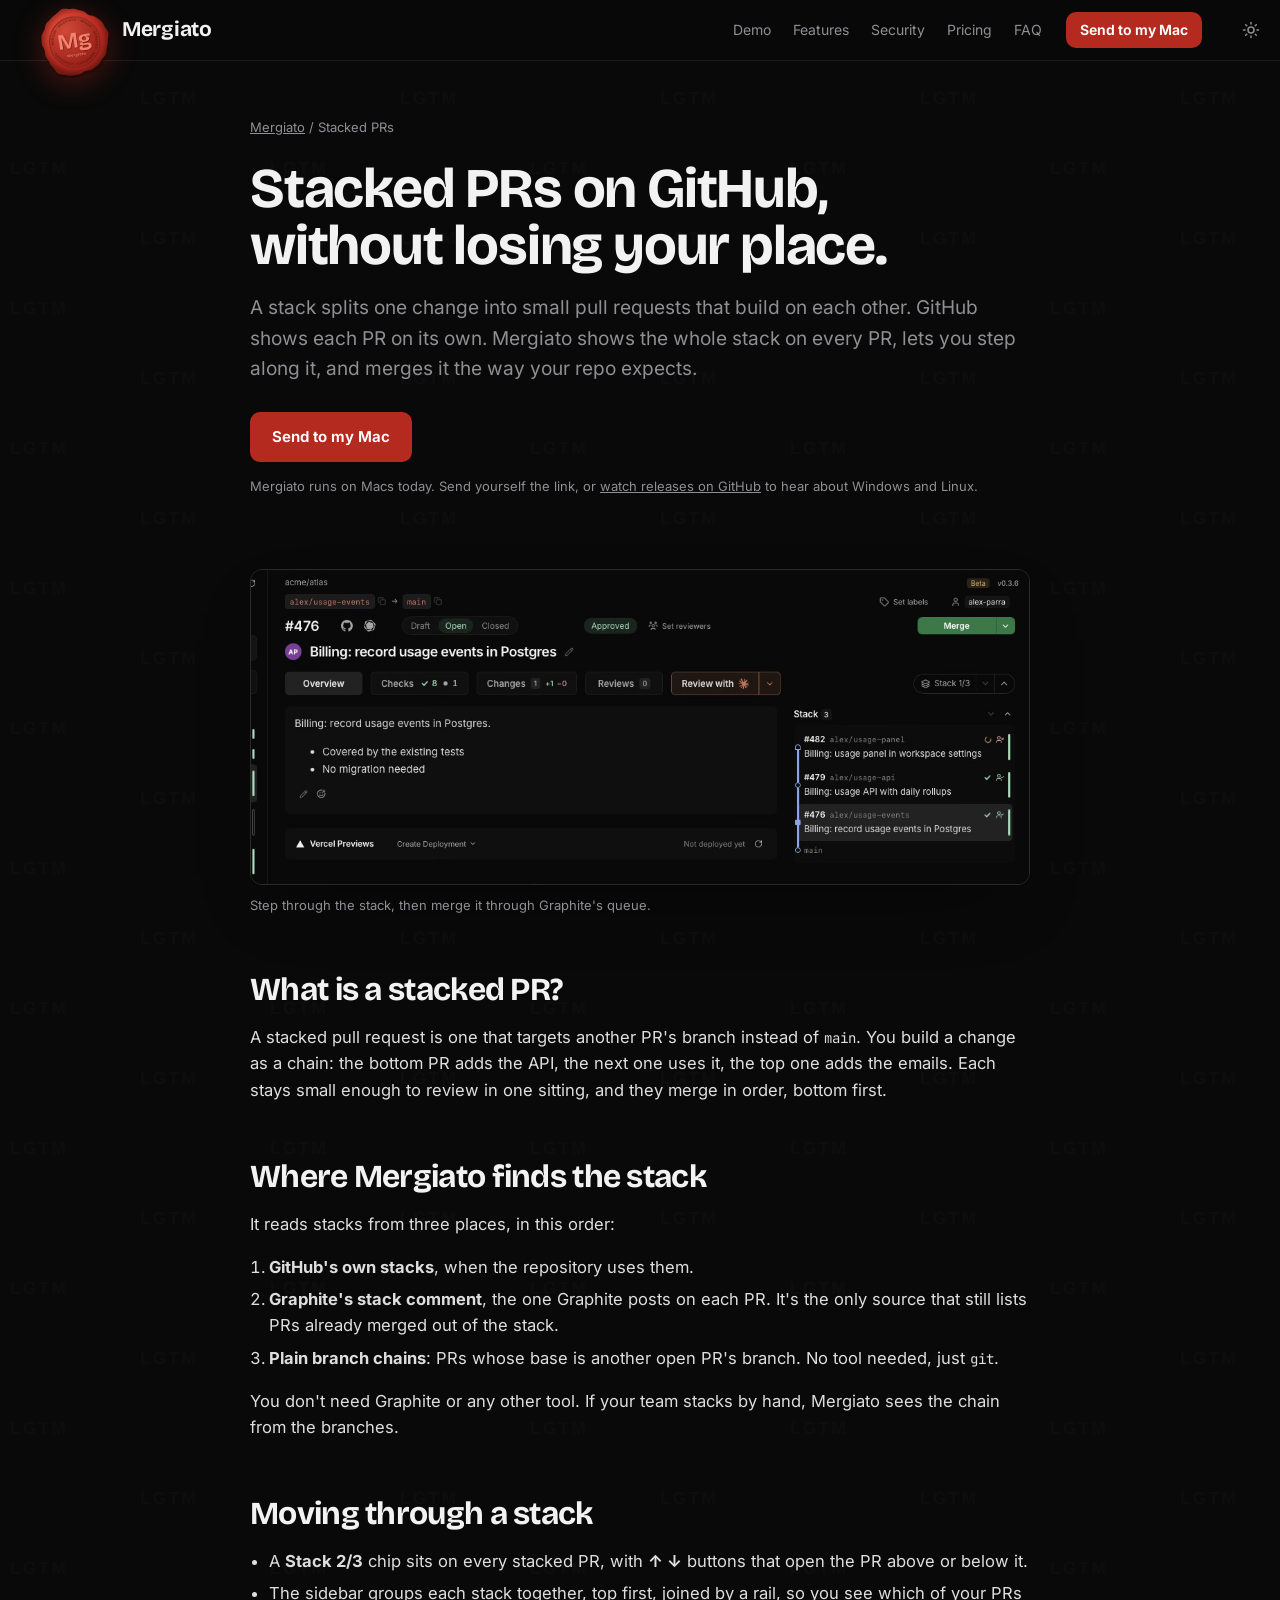
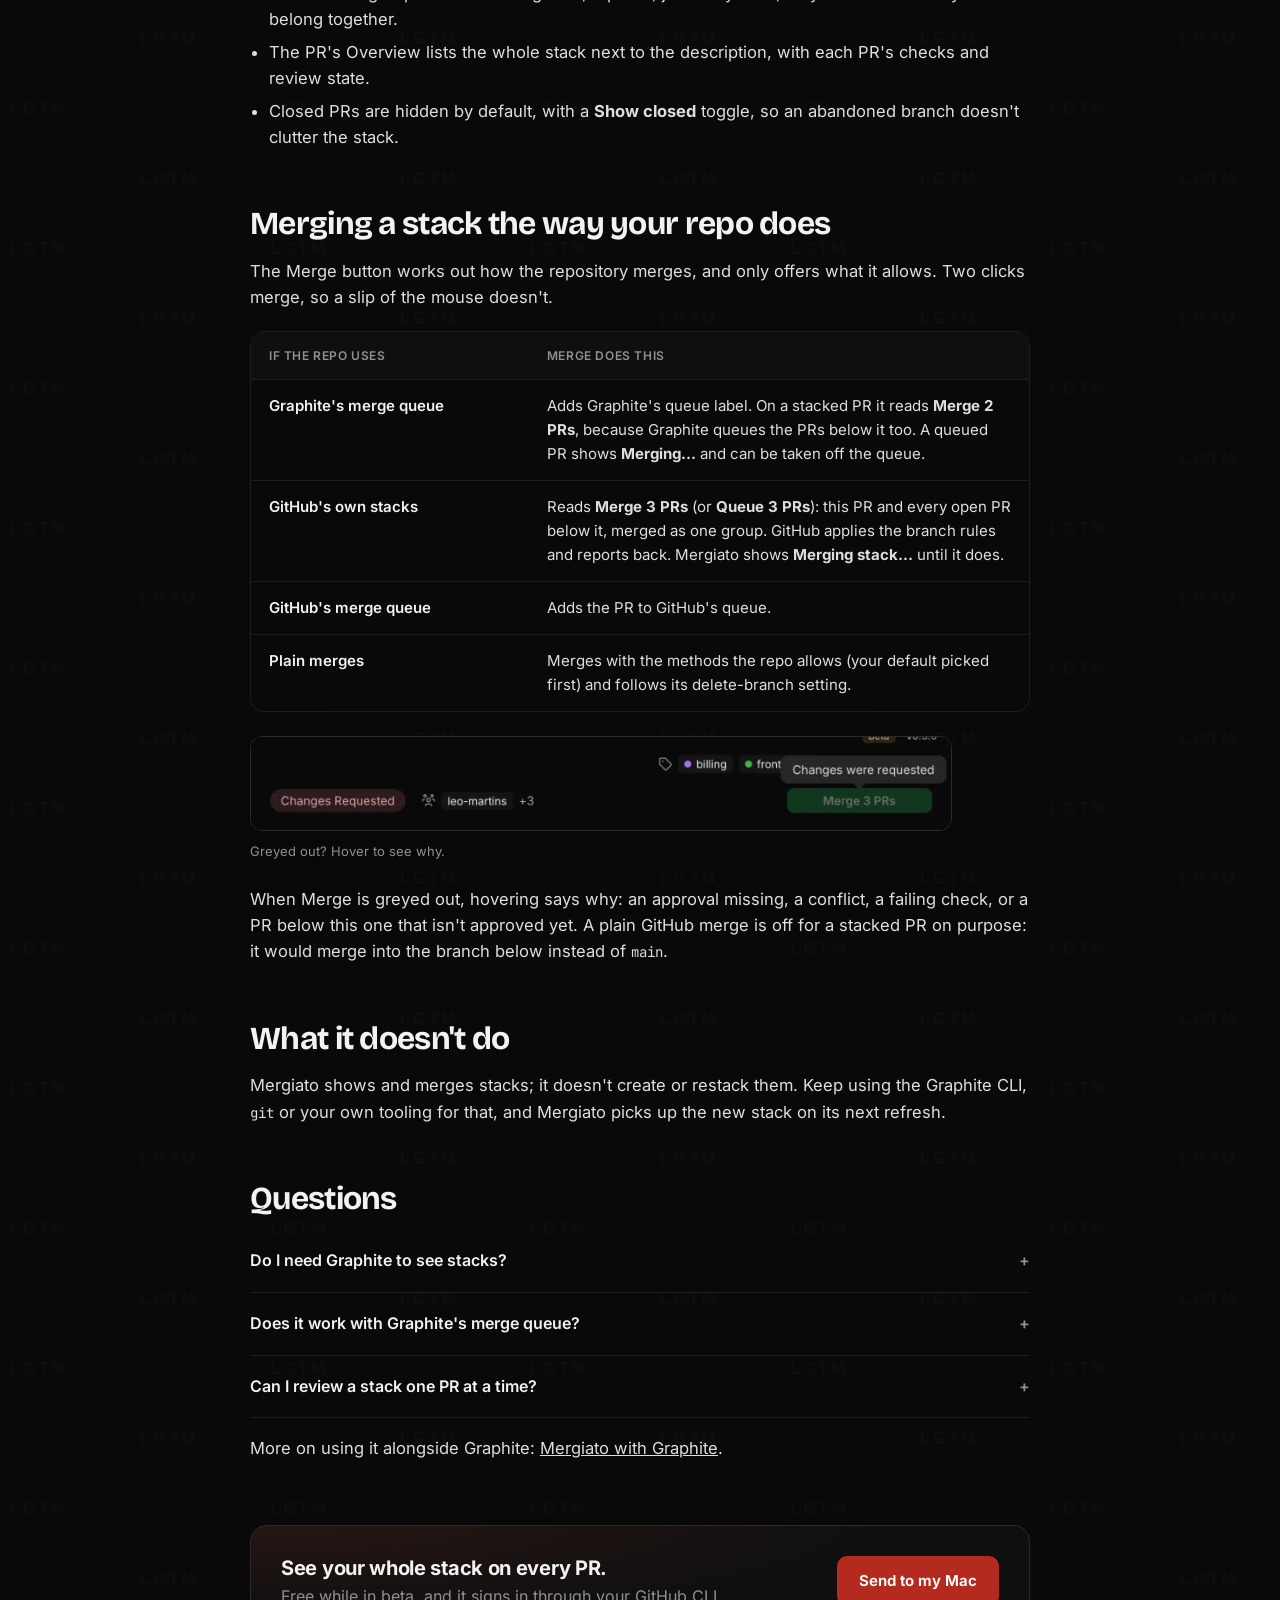
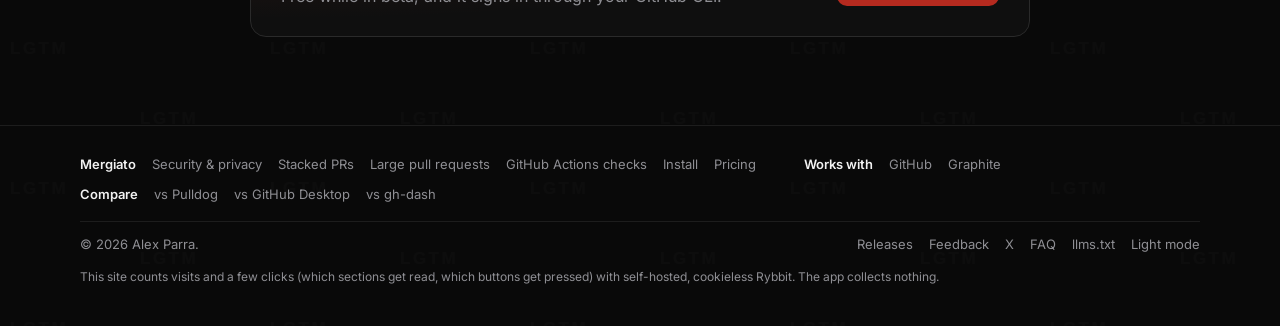
<file: stacked-prs/index.html>
<!doctype html>
<html lang="en" class="scroll-pt-18 scroll-smooth motion-reduce:scroll-auto">
  <head>
    <meta charset="utf-8" />
    <meta name="viewport" content="width=device-width, initial-scale=1" />
    <title>Review and merge stacked PRs on GitHub · Mergiato</title>
    <meta name="description" content="See the whole stack on every PR, from Graphite, GitHub's own stacks or branch chains, and merge it the way your repo does, through Graphite's queue or GitHub's." />
    <meta name="author" content="Alex Parra" />
    <meta name="application-name" content="Mergiato" />
    <link rel="canonical" href="https://mergiato.com/stacked-prs/" />
    <meta property="og:type" content="website" />
    <meta property="og:site_name" content="Mergiato" />
    <meta property="og:url" content="https://mergiato.com/stacked-prs/" />
    <meta property="og:title" content="Stacked PRs on GitHub, without losing your place" />
    <meta property="og:description" content="See the whole stack on every PR, from Graphite, GitHub's own stacks or branch chains, and merge it the way your repo does, through Graphite's queue or GitHub's." />
    <meta property="og:image" content="https://mergiato.com/og/stacked-prs.jpg?v=2f75a749" />
    <meta property="og:image:width" content="1200" />
    <meta property="og:image:height" content="630" />
    <meta property="og:image:alt" content="Mergiato: Review and merge stacked PRs on GitHub" />
    <meta name="twitter:card" content="summary_large_image" />
    <meta name="twitter:site" content="@mergiato" />
    <meta name="twitter:title" content="Stacked PRs on GitHub, without losing your place" />
    <meta name="twitter:description" content="See the whole stack on every PR, from Graphite, GitHub's own stacks or branch chains, and merge it the way your repo does, through Graphite's queue or GitHub's." />
    <meta name="twitter:image" content="https://mergiato.com/og/stacked-prs.jpg?v=2f75a749" />
    <meta name="theme-color" content="#090909" />
    <link rel="icon" href="/favicon.png" />
    <link rel="apple-touch-icon" href="/icon.png" />
    <!-- A plain-text summary for AI agents and LLMs (llmstxt.org). -->
    <link rel="alternate" type="text/plain" href="/llms.txt" title="Mergiato, for language models" />
    <!-- Fonts are served from here: faster first paint, and no visitor request goes to a third party. -->
    <link rel="preload" href="/fonts/inter-latin-wght-normal.woff2" as="font" type="font/woff2" crossorigin />
    <link
      rel="preload"
      href="/fonts/bricolage-grotesque-latin-opsz-normal.woff2"
      as="font"
      type="font/woff2"
      crossorigin
    />
    <style>
      /*! tailwindcss v4.3.3 | MIT License | https://tailwindcss.com */
@layer properties{@supports (((-webkit-hyphens:none)) and (not (margin-trim:inline))) or ((-moz-orient:inline) and (not (color:rgb(from red r g b)))){*,:before,:after,::backdrop{--tw-translate-x:0;--tw-translate-y:0;--tw-translate-z:0;--tw-border-style:solid;--tw-leading:initial;--tw-font-weight:initial;--tw-tracking:initial;--tw-shadow:0 0 #0000;--tw-shadow-color:initial;--tw-shadow-alpha:100%;--tw-inset-shadow:0 0 #0000;--tw-inset-shadow-color:initial;--tw-inset-shadow-alpha:100%;--tw-ring-color:initial;--tw-ring-shadow:0 0 #0000;--tw-inset-ring-color:initial;--tw-inset-ring-shadow:0 0 #0000;--tw-ring-inset:initial;--tw-ring-offset-width:0px;--tw-ring-offset-color:#fff;--tw-ring-offset-shadow:0 0 #0000;--tw-blur:initial;--tw-brightness:initial;--tw-contrast:initial;--tw-grayscale:initial;--tw-hue-rotate:initial;--tw-invert:initial;--tw-opacity:initial;--tw-saturate:initial;--tw-sepia:initial;--tw-drop-shadow:initial;--tw-drop-shadow-color:initial;--tw-drop-shadow-alpha:100%;--tw-drop-shadow-size:initial;--tw-backdrop-blur:initial;--tw-backdrop-brightness:initial;--tw-backdrop-contrast:initial;--tw-backdrop-grayscale:initial;--tw-backdrop-hue-rotate:initial;--tw-backdrop-invert:initial;--tw-backdrop-opacity:initial;--tw-backdrop-saturate:initial;--tw-backdrop-sepia:initial;--tw-duration:initial;--tw-content:""}}}@layer theme{:root,:host{--font-sans:"Inter", "Inter Fallback", -apple-system, BlinkMacSystemFont, "Segoe UI", sans-serif;--font-mono:"JetBrains Mono", ui-monospace, SFMono-Regular, Menlo, monospace;--spacing:.25rem;--font-weight-semibold:600;--font-weight-bold:700;--radius-md:.375rem;--radius-lg:.5rem;--radius-xl:.75rem;--radius-2xl:1rem;--default-transition-duration:.15s;--default-transition-timing-function:cubic-bezier(.4, 0, .2, 1);--default-font-family:var(--font-sans);--default-mono-font-family:var(--font-mono);--color-white:#fff;--color-page:#090909;--color-panel:#0f0f0f;--color-raised:#151515;--color-edge:#1d1d1d;--color-edge-strong:#2a2a2a;--color-fg:#f2f2f2;--color-body:#dedede;--color-muted:#8f8f94;--color-accent:#80a7e8;--color-accent-soft:#80a7e81f;--color-ok:#8dceaa;--color-ok-soft:#8dceaa1f;--color-bad:#dd9396;--color-wait:#e8b45d;--color-violet-soft:#c9b3f024;--color-merge:#1f7a42;--color-button:#f2f2f2;--color-button-fg:#111;--color-shadow:#000000b3;--color-app-sidebar:#0f0f0f;--color-app-input:#151515;--color-app-hover:#1a1a1a;--color-app-selected:#222;--color-app-file-head:#171717;--color-app-code:#080808;--color-app-branch:#ec7a68;--color-diff-add:#122018;--color-diff-del:#211519;--color-syn-keyword:#ff7b72;--color-syn-string:#a5d6ff;--color-syn-constant:#79c0ff;--color-syn-title:#d2a8ff;--color-pill-green:#17251d;--color-pill-green-fg:#9fdfb9;--color-pill-purple:#231c2d;--color-pill-purple-fg:#c9b3f0;--color-pill-neutral:#2b2b2b;--color-pill-neutral-fg:#d4d4d4;--color-pill-red:#2b1c1e;--color-pill-red-fg:#e3a3a3;--color-pill-amber:#2a2214;--color-claude:#d97757;--color-seal:#b52a1f;--color-seal-ink:#f3836f;--color-seal-soft:#e8513f1a;--font-display:"Bricolage Grotesque", "Inter", -apple-system, BlinkMacSystemFont, sans-serif}}@layer base{*,:after,:before,::backdrop{box-sizing:border-box;border:0 solid;margin:0;padding:0}::file-selector-button{box-sizing:border-box;border:0 solid;margin:0;padding:0}html,:host{-webkit-text-size-adjust:100%;tab-size:4;line-height:1.5;font-family:var(--default-font-family,-apple-system, BlinkMacSystemFont, "Segoe UI", Roboto, "Helvetica Neue", "Noto Sans", Arial, sans-serif, "Apple Color Emoji", "Segoe UI Emoji", "Segoe UI Symbol", "Noto Color Emoji");font-feature-settings:var(--default-font-feature-settings,normal);font-variation-settings:var(--default-font-variation-settings,normal);-webkit-tap-highlight-color:transparent}hr{height:0;color:inherit;border-top-width:1px}abbr:where([title]){-webkit-text-decoration:underline dotted;text-decoration:underline dotted}h1,h2,h3,h4,h5,h6{font-size:inherit;font-weight:inherit}a{color:inherit;-webkit-text-decoration:inherit;-webkit-text-decoration:inherit;-webkit-text-decoration:inherit;text-decoration:inherit}b,strong{font-weight:bolder}code,kbd,samp,pre{font-family:var(--default-mono-font-family,ui-monospace, SFMono-Regular, Menlo, Monaco, Consolas, "Liberation Mono", "Courier New", monospace);font-feature-settings:var(--default-mono-font-feature-settings,normal);font-variation-settings:var(--default-mono-font-variation-settings,normal);font-size:1em}small{font-size:80%}sub,sup{vertical-align:baseline;font-size:75%;line-height:0;position:relative}sub{bottom:-.25em}sup{top:-.5em}table{text-indent:0;border-color:inherit;border-collapse:collapse}:-moz-focusring:where(:not(iframe)){outline:auto}progress{vertical-align:baseline}summary{display:list-item}ol,ul,menu{list-style:none}img,svg,video,canvas,audio,iframe,embed,object{vertical-align:middle;display:block}img,video{max-width:100%;height:auto}button,input,select,optgroup,textarea{font:inherit;font-feature-settings:inherit;font-variation-settings:inherit;letter-spacing:inherit;color:inherit;opacity:1;background-color:#0000;border-radius:0}::file-selector-button{font:inherit;font-feature-settings:inherit;font-variation-settings:inherit;letter-spacing:inherit;color:inherit;opacity:1;background-color:#0000;border-radius:0}:where(select:is([multiple],[size])) optgroup{font-weight:bolder}:where(select:is([multiple],[size])) optgroup option{padding-inline-start:20px}::file-selector-button{margin-inline-end:4px}::placeholder{opacity:1}@supports (not ((-webkit-appearance:-apple-pay-button))) or (contain-intrinsic-size:1px){::placeholder{color:currentColor}@supports (color:color-mix(in lab, red, red)){::placeholder{color:color-mix(in oklab, currentcolor 50%, transparent)}}}textarea{resize:vertical}::-webkit-search-decoration{-webkit-appearance:none}::-webkit-date-and-time-value{min-height:1lh;text-align:inherit}::-webkit-datetime-edit{display:inline-flex}::-webkit-datetime-edit-fields-wrapper{padding:0}::-webkit-datetime-edit{padding-block:0}::-webkit-datetime-edit-year-field{padding-block:0}::-webkit-datetime-edit-month-field{padding-block:0}::-webkit-datetime-edit-day-field{padding-block:0}::-webkit-datetime-edit-hour-field{padding-block:0}::-webkit-datetime-edit-minute-field{padding-block:0}::-webkit-datetime-edit-second-field{padding-block:0}::-webkit-datetime-edit-millisecond-field{padding-block:0}::-webkit-datetime-edit-meridiem-field{padding-block:0}::-webkit-calendar-picker-indicator{line-height:1}:-moz-ui-invalid{box-shadow:none}button,input:where([type=button],[type=reset],[type=submit]){appearance:button}::file-selector-button{appearance:button}::-webkit-inner-spin-button{height:auto}::-webkit-outer-spin-button{height:auto}[hidden]:where(:not([hidden=until-found])){display:none!important}@font-face{font-family:Inter;font-style:normal;font-weight:100 900;font-display:swap;src:url(/fonts/inter-latin-wght-normal.woff2)format("woff2")}@font-face{font-family:Inter Fallback;src:local(Arial);ascent-override:90.44%;descent-override:22.52%;line-gap-override:0%;size-adjust:107.12%}@font-face{font-family:Bricolage Grotesque;font-style:normal;font-weight:200 800;font-display:swap;src:url(/fonts/bricolage-grotesque-latin-opsz-normal.woff2)format("woff2")}@font-face{font-family:JetBrains Mono;font-style:normal;font-weight:100 800;font-display:swap;src:url(/fonts/jetbrains-mono-latin-wght-normal.woff2)format("woff2")}:root{color-scheme:dark;--print:url("data:image/svg+xml,%3Csvg xmlns='http://www.w3.org/2000/svg' width='260' height='140'%3E%3Cg font-family='Helvetica Neue,Helvetica,Arial,sans-serif' font-weight='700' font-size='17' letter-spacing='2.5' fill='%23ffffff' fill-opacity='0.016'%3E%3Ctext x='10' y='34'%3ELGTM%3C/text%3E%3Ctext x='140' y='104'%3ELGTM%3C/text%3E%3C/g%3E%3C/svg%3E")}:root[data-theme=light]{color-scheme:light;--print:url("data:image/svg+xml,%3Csvg xmlns='http://www.w3.org/2000/svg' width='260' height='140'%3E%3Cg font-family='Helvetica Neue,Helvetica,Arial,sans-serif' font-weight='700' font-size='17' letter-spacing='2.5' fill='%23000000' fill-opacity='0.022'%3E%3Ctext x='10' y='34'%3ELGTM%3C/text%3E%3Ctext x='140' y='104'%3ELGTM%3C/text%3E%3C/g%3E%3C/svg%3E");--color-page:#fff;--color-panel:#f7f7f8;--color-raised:#efeff1;--color-edge:#e4e4e7;--color-edge-strong:#d4d4d8;--color-fg:#18181b;--color-body:#27272a;--color-muted:#5c5c66;--color-accent:#2f5fb3;--color-accent-soft:#2f5fb31a;--color-ok:#1a7f4b;--color-ok-soft:#1a7f4b1a;--color-bad:#c03b42;--color-wait:#a76a00;--color-violet-soft:#6b46c11a;--color-button:#18181b;--color-button-fg:#fff;--color-shadow:#0000002e;--color-app-sidebar:#f7f7f8;--color-app-input:#fff;--color-app-hover:#f0f0f2;--color-app-selected:#e8e8eb;--color-app-file-head:#f6f6f7;--color-app-code:#fff;--color-app-branch:#c4553f;--color-diff-add:#e6f6ec;--color-diff-del:#fcebec;--color-syn-keyword:#cf222e;--color-syn-string:#0a3069;--color-syn-constant:#0550ae;--color-syn-title:#8250df;--color-pill-green:#e3f4ea;--color-pill-green-fg:#1a6b3f;--color-pill-purple:#efe7fb;--color-pill-purple-fg:#6b46c1;--color-pill-neutral:#e8e8eb;--color-pill-neutral-fg:#3f3f46;--color-pill-red:#fbe8e9;--color-pill-red-fg:#a8323a;--color-pill-amber:#fbf1dc;--color-seal-ink:#a3241a;--color-seal-soft:#b52a1f12}body{background-image:var(--print)}code,kbd,pre{font-family:var(--font-mono);font-variant-ligatures:none}code,kbd{font-size:.85em}kbd{border:1px solid var(--color-edge-strong);min-width:1.9em;color:var(--color-fg);text-align:center;border-bottom-width:2px;border-radius:6px;padding:1px 6px;display:inline-block}details{border-bottom:1px solid var(--color-edge);padding:18px 0}summary{color:var(--color-fg);cursor:pointer;font-weight:600;list-style:none}summary::-webkit-details-marker{display:none}summary:after{content:"+";float:right;color:var(--color-muted)}details[open] summary:after{content:"−"}details p{max-width:72ch;color:var(--color-muted);margin-top:10px}@media (prefers-reduced-motion:reduce){*,:before,:after{transition:none!important;animation:none!important}}}@layer prose{.prose h2{color:var(--color-fg);font-family:var(--font-display);letter-spacing:-.7px;text-wrap:balance;margin:56px 0 14px;font-size:clamp(24px,3vw,32px);font-weight:700;line-height:1.1}.prose h2:first-child{margin-top:0}.prose h3{color:var(--color-fg);margin:28px 0 8px;font-size:18px;font-weight:700}.prose :where(p,ul,ol){margin-block:1em}.prose :where(ul,ol){padding-left:1.2em}.prose ul{list-style:outside}.prose ol{list-style:decimal}.prose :where(p,li){color:var(--color-body);font-size:16.5px}.prose li+li{margin-top:6px}.prose a{text-decoration:underline}.prose details p{margin:10px 0 0}.prose figure{margin:24px 0}.prose table{border:1px solid var(--color-edge);border-collapse:separate;border-spacing:0;background:var(--color-page);border-radius:14px;width:100%;margin:20px 0 8px;font-size:15px;overflow:hidden}.prose :where(th,td){border-bottom:1px solid var(--color-edge);text-align:left;vertical-align:top;padding:14px 18px}.prose tr:last-child td{border-bottom:0}.prose thead th{background:var(--color-panel);color:var(--color-muted);letter-spacing:.6px;text-transform:uppercase;font-size:12px;font-weight:600}.prose td:first-child{width:20%;color:var(--color-fg);font-weight:600}.prose td:nth-child(2){width:36%;color:var(--color-muted)}.prose td:last-child{color:var(--color-body)}@media not all and (min-width:761px){.prose :where(table,tbody,tr,td){display:block;width:100%!important}.prose thead{display:none}.prose tr{border-bottom:1px solid var(--color-edge)}.prose td{border:0;padding:6px 16px}.prose td:first-child{padding-top:14px}.prose td:last-child{padding-bottom:14px}}}@layer utilities{.absolute{position:absolute}.fixed{position:fixed}.sticky{position:sticky}.-top-15{top:calc(var(--spacing) * -15)}.top-0{top:0}.top-3\.25{top:calc(var(--spacing) * 3.25)}.right-3{right:calc(var(--spacing) * 3)}.bottom-6{bottom:calc(var(--spacing) * 6)}.left-1\/2{left:50%}.left-4{left:calc(var(--spacing) * 4)}.z-20{z-index:20}.z-30{z-index:30}.z-60{z-index:60}.m-0{margin:0}.m-auto{margin:auto}.mx-auto{margin-inline:auto}.mt-1\.5{margin-top:calc(var(--spacing) * 1.5)}.mt-2{margin-top:calc(var(--spacing) * 2)}.mt-2\.5{margin-top:calc(var(--spacing) * 2.5)}.mt-3\.5{margin-top:calc(var(--spacing) * 3.5)}.mt-16{margin-top:calc(var(--spacing) * 16)}.mr-2{margin-right:calc(var(--spacing) * 2)}.-mb-4{margin-bottom:calc(var(--spacing) * -4)}.mb-2\.5{margin-bottom:calc(var(--spacing) * 2.5)}.mb-3{margin-bottom:calc(var(--spacing) * 3)}.mb-4{margin-bottom:calc(var(--spacing) * 4)}.mb-4\.5{margin-bottom:calc(var(--spacing) * 4.5)}.mb-5{margin-bottom:calc(var(--spacing) * 5)}.mb-5\.5{margin-bottom:calc(var(--spacing) * 5.5)}.mb-7{margin-bottom:calc(var(--spacing) * 7)}.ml-auto{margin-left:auto}.block{display:block}.flex{display:flex}.grid{display:grid}.hidden{display:none}.inline-flex{display:inline-flex}.size-4\.5{width:calc(var(--spacing) * 4.5);height:calc(var(--spacing) * 4.5)}.size-6{width:calc(var(--spacing) * 6);height:calc(var(--spacing) * 6)}.size-8\.5{width:calc(var(--spacing) * 8.5);height:calc(var(--spacing) * 8.5)}.size-\[62px\]{width:62px;height:62px}.h-15{height:calc(var(--spacing) * 15)}.h-auto{height:auto}.w-\[min\(520px\,100\%_-_32px\)\]{width:min(520px,100% - 32px)}.w-\[min\(780px\,100\%_-_32px\)\]{width:min(780px,100% - 32px)}.w-\[min\(1120px\,100\%_-_32px\)\]{width:min(1120px,100% - 32px)}.w-\[min\(1200px\,100\%_-_32px\)\]{width:min(1200px,100% - 32px)}.w-full{width:100%}.max-w-\[21ch\]{max-width:21ch}.max-w-\[64ch\]{max-width:64ch}.max-w-full{max-width:100%}.shrink-0{flex-shrink:0}.basis-full{flex-basis:100%}.-translate-x-1\/2{--tw-translate-x:calc(calc(1 / 2 * 100%) * -1);translate:var(--tw-translate-x) var(--tw-translate-y)}.cursor-pointer{cursor:pointer}.scroll-pt-18{scroll-padding-top:calc(var(--spacing) * 18)}.grid-cols-\[28px_1fr\]{grid-template-columns:28px 1fr}.flex-wrap{flex-wrap:wrap}.place-items-center{place-items:center}.items-baseline{align-items:baseline}.items-center{align-items:center}.justify-between{justify-content:space-between}.gap-2{gap:calc(var(--spacing) * 2)}.gap-2\.5{gap:calc(var(--spacing) * 2.5)}.gap-3{gap:calc(var(--spacing) * 3)}.gap-3\.5{gap:calc(var(--spacing) * 3.5)}.gap-5{gap:calc(var(--spacing) * 5)}.gap-5\.5{gap:calc(var(--spacing) * 5.5)}.gap-6{gap:calc(var(--spacing) * 6)}.gap-x-4{column-gap:calc(var(--spacing) * 4)}.gap-x-12{column-gap:calc(var(--spacing) * 12)}.gap-y-1\.5{row-gap:calc(var(--spacing) * 1.5)}.gap-y-2\.5{row-gap:calc(var(--spacing) * 2.5)}.self-start{align-self:flex-start}.overflow-x-hidden{overflow-x:hidden}.scroll-smooth{scroll-behavior:smooth}.rounded-2xl{border-radius:var(--radius-2xl)}.rounded-\[10px\]{border-radius:10px}.rounded-lg{border-radius:var(--radius-lg)}.rounded-md{border-radius:var(--radius-md)}.rounded-xl{border-radius:var(--radius-xl)}.border{border-style:var(--tw-border-style);border-width:1px}.border-t{border-top-style:var(--tw-border-style);border-top-width:1px}.border-b{border-bottom-style:var(--tw-border-style);border-bottom-width:1px}.border-edge{border-color:var(--color-edge)}.border-edge-strong{border-color:var(--color-edge-strong)}.bg-button{background-color:var(--color-button)}.bg-page{background-color:var(--color-page)}.bg-page\/82{background-color:#090909d1}@supports (color:color-mix(in lab, red, red)){.bg-page\/82{background-color:color-mix(in oklab, var(--color-page) 82%, transparent)}}.bg-panel{background-color:var(--color-panel)}.bg-raised{background-color:var(--color-raised)}.bg-seal{background-color:var(--color-seal)}.bg-\[radial-gradient\(ellipse_at_0\%_0\%\,var\(--color-seal-soft\)\,transparent_60\%\)\]{background-image:radial-gradient(ellipse at 0% 0%,var(--color-seal-soft),transparent 60%)}.px-2{padding-inline:calc(var(--spacing) * 2)}.px-3{padding-inline:calc(var(--spacing) * 3)}.px-3\.5{padding-inline:calc(var(--spacing) * 3.5)}.px-4{padding-inline:calc(var(--spacing) * 4)}.px-5\.5{padding-inline:calc(var(--spacing) * 5.5)}.px-6\.5{padding-inline:calc(var(--spacing) * 6.5)}.px-7\.5{padding-inline:calc(var(--spacing) * 7.5)}.py-0\.75{padding-block:calc(var(--spacing) * .75)}.py-1\.5{padding-block:calc(var(--spacing) * 1.5)}.py-1\.75{padding-block:calc(var(--spacing) * 1.75)}.py-2{padding-block:calc(var(--spacing) * 2)}.py-2\.5{padding-block:calc(var(--spacing) * 2.5)}.py-3\.5{padding-block:calc(var(--spacing) * 3.5)}.py-3\.25{padding-block:calc(var(--spacing) * 3.25)}.py-6\.5{padding-block:calc(var(--spacing) * 6.5)}.pt-6\.5{padding-top:calc(var(--spacing) * 6.5)}.pt-7{padding-top:calc(var(--spacing) * 7)}.pt-10{padding-top:calc(var(--spacing) * 10)}.pt-14{padding-top:calc(var(--spacing) * 14)}.pr-1\.5{padding-right:calc(var(--spacing) * 1.5)}.pb-2{padding-bottom:calc(var(--spacing) * 2)}.pb-4{padding-bottom:calc(var(--spacing) * 4)}.pb-5\.5{padding-bottom:calc(var(--spacing) * 5.5)}.pb-10{padding-bottom:calc(var(--spacing) * 10)}.pb-22{padding-bottom:calc(var(--spacing) * 22)}.pl-3{padding-left:calc(var(--spacing) * 3)}.font-display{font-family:var(--font-display)}.font-mono{font-family:var(--font-mono)}.font-sans{font-family:var(--font-sans)}.text-\[16px\]\/\[1\.6\]{font-size:16px;line-height:1.6}.text-\[11px\]{font-size:11px}.text-\[12px\]{font-size:12px}.text-\[13px\]{font-size:13px}.text-\[14px\]{font-size:14px}.text-\[15px\]{font-size:15px}.text-\[16px\]{font-size:16px}.text-\[20px\]{font-size:20px}.text-\[21px\]{font-size:21px}.text-\[22px\]{font-size:22px}.text-\[clamp\(16px\,2\.2vw\,19px\)\]{font-size:clamp(16px,2.2vw,19px)}.text-\[clamp\(34px\,5vw\,56px\)\]{font-size:clamp(34px,5vw,56px)}.leading-\[1\.03\]{--tw-leading:1.03;line-height:1.03}.font-\[650\]{--tw-font-weight:650;font-weight:650}.font-bold{--tw-font-weight:var(--font-weight-bold);font-weight:var(--font-weight-bold)}.font-semibold{--tw-font-weight:var(--font-weight-semibold);font-weight:var(--font-weight-semibold)}.tracking-\[-0\.3px\]{--tw-tracking:-.3px;letter-spacing:-.3px}.tracking-\[-0\.4px\]{--tw-tracking:-.4px;letter-spacing:-.4px}.tracking-\[-1\.2px\]{--tw-tracking:-1.2px;letter-spacing:-1.2px}.text-balance{text-wrap:balance}.whitespace-nowrap{white-space:nowrap}.text-body{color:var(--color-body)}.text-button-fg{color:var(--color-button-fg)}.text-fg{color:var(--color-fg)}.text-muted{color:var(--color-muted)}.text-white{color:var(--color-white)}.no-underline{text-decoration-line:none}.underline{text-decoration-line:underline}.antialiased{-webkit-font-smoothing:antialiased;-moz-osx-font-smoothing:grayscale}.shadow-\[0_20px_50px_-20px_var\(--color-shadow\)\]{--tw-shadow:0 20px 50px -20px var(--tw-shadow-color,var(--color-shadow));box-shadow:var(--tw-inset-shadow), var(--tw-inset-ring-shadow), var(--tw-ring-offset-shadow), var(--tw-ring-shadow), var(--tw-shadow)}.shadow-\[0_30px_80px_-40px_var\(--color-shadow\)\]{--tw-shadow:0 30px 80px -40px var(--tw-shadow-color,var(--color-shadow));box-shadow:var(--tw-inset-shadow), var(--tw-inset-ring-shadow), var(--tw-ring-offset-shadow), var(--tw-ring-shadow), var(--tw-shadow)}.shadow-\[0_40px_120px_-30px_var\(--color-shadow\)\]{--tw-shadow:0 40px 120px -30px var(--tw-shadow-color,var(--color-shadow));box-shadow:var(--tw-inset-shadow), var(--tw-inset-ring-shadow), var(--tw-ring-offset-shadow), var(--tw-ring-shadow), var(--tw-shadow)}.blur{--tw-blur:blur(8px);filter:var(--tw-blur,) var(--tw-brightness,) var(--tw-contrast,) var(--tw-grayscale,) var(--tw-hue-rotate,) var(--tw-invert,) var(--tw-saturate,) var(--tw-sepia,) var(--tw-drop-shadow,)}.drop-shadow-\[0_6px_14px_rgb\(181_42_31\/0\.4\)\]{--tw-drop-shadow-size:drop-shadow(0 6px 14px var(--tw-drop-shadow-color,#b52a1f66));--tw-drop-shadow:var(--tw-drop-shadow-size);filter:var(--tw-blur,) var(--tw-brightness,) var(--tw-contrast,) var(--tw-grayscale,) var(--tw-hue-rotate,) var(--tw-invert,) var(--tw-saturate,) var(--tw-sepia,) var(--tw-drop-shadow,)}.backdrop-blur-\[14px\]{--tw-backdrop-blur:blur(14px);-webkit-backdrop-filter:var(--tw-backdrop-blur,) var(--tw-backdrop-brightness,) var(--tw-backdrop-contrast,) var(--tw-backdrop-grayscale,) var(--tw-backdrop-hue-rotate,) var(--tw-backdrop-invert,) var(--tw-backdrop-opacity,) var(--tw-backdrop-saturate,) var(--tw-backdrop-sepia,);backdrop-filter:var(--tw-backdrop-blur,) var(--tw-backdrop-brightness,) var(--tw-backdrop-contrast,) var(--tw-backdrop-grayscale,) var(--tw-backdrop-hue-rotate,) var(--tw-backdrop-invert,) var(--tw-backdrop-opacity,) var(--tw-backdrop-saturate,) var(--tw-backdrop-sepia,)}.transition-\[translate\,opacity\]{transition-property:translate,opacity;transition-timing-function:var(--tw-ease,var(--default-transition-timing-function));transition-duration:var(--tw-duration,var(--default-transition-duration))}.duration-120{--tw-duration:.12s;transition-duration:.12s}.\[counter-increment\:step\]{counter-increment:step}.\[counter-reset\:step\]{counter-reset:step}.backdrop\:bg-\[rgb\(0_0_0\/0\.55\)\]::backdrop{background-color:#0000008c}.backdrop\:backdrop-blur-\[4px\]::backdrop{--tw-backdrop-blur:blur(4px);-webkit-backdrop-filter:var(--tw-backdrop-blur,) var(--tw-backdrop-brightness,) var(--tw-backdrop-contrast,) var(--tw-backdrop-grayscale,) var(--tw-backdrop-hue-rotate,) var(--tw-backdrop-invert,) var(--tw-backdrop-opacity,) var(--tw-backdrop-saturate,) var(--tw-backdrop-sepia,);backdrop-filter:var(--tw-backdrop-blur,) var(--tw-backdrop-brightness,) var(--tw-backdrop-contrast,) var(--tw-backdrop-grayscale,) var(--tw-backdrop-hue-rotate,) var(--tw-backdrop-invert,) var(--tw-backdrop-opacity,) var(--tw-backdrop-saturate,) var(--tw-backdrop-sepia,)}.before\:grid:before{content:var(--tw-content);display:grid}.before\:size-7:before{content:var(--tw-content);width:calc(var(--spacing) * 7);height:calc(var(--spacing) * 7)}.before\:place-items-center:before{content:var(--tw-content);place-items:center}.before\:rounded-full:before{content:var(--tw-content);border-radius:3.40282e38px}.before\:bg-raised:before{content:var(--tw-content);background-color:var(--color-raised)}.before\:text-\[13px\]:before{content:var(--tw-content);font-size:13px}.before\:font-bold:before{content:var(--tw-content);--tw-font-weight:var(--font-weight-bold);font-weight:var(--font-weight-bold)}.before\:text-fg:before{content:var(--tw-content);color:var(--color-fg)}.before\:content-\[counter\(step\)\]:before{--tw-content:counter(step);content:var(--tw-content)}@media (hover:hover){.hover\:-translate-y-px:hover{--tw-translate-y:-1px;translate:var(--tw-translate-x) var(--tw-translate-y)}.hover\:bg-raised:hover{background-color:var(--color-raised)}.hover\:text-fg:hover{color:var(--color-fg)}.hover\:opacity-90:hover{opacity:.9}}.focus\:top-3:focus{top:calc(var(--spacing) * 3)}@media (prefers-reduced-motion:reduce){.motion-reduce\:scroll-auto{scroll-behavior:auto}}@media (min-width:481px){.xs\:grid{display:grid}.xs\:pr-9\.5{padding-right:calc(var(--spacing) * 9.5)}}@media (min-width:761px){.md\:-mb-4\.5{margin-bottom:calc(var(--spacing) * -4.5)}.md\:ml-0{margin-left:0}.md\:flex{display:flex}.md\:size-18{width:calc(var(--spacing) * 18);height:calc(var(--spacing) * 18)}}@media (min-width:1292px){.min-\[1292px\]\:pr-0{padding-right:0}}.light\:block:where([data-theme=light],[data-theme=light] *){display:block}.light\:hidden:where([data-theme=light],[data-theme=light] *){display:none}.\[\&_a\]\:text-muted a{color:var(--color-muted)}.\[\&_a\]\:underline a{text-decoration-line:underline}.\[\&_a\:hover\]\:text-fg a:hover,.\[\&_strong\]\:text-fg strong{color:var(--color-fg)}}@layer components;@property --tw-translate-x{syntax:"*";inherits:false;initial-value:0}@property --tw-translate-y{syntax:"*";inherits:false;initial-value:0}@property --tw-translate-z{syntax:"*";inherits:false;initial-value:0}@property --tw-border-style{syntax:"*";inherits:false;initial-value:solid}@property --tw-leading{syntax:"*";inherits:false}@property --tw-font-weight{syntax:"*";inherits:false}@property --tw-tracking{syntax:"*";inherits:false}@property --tw-shadow{syntax:"*";inherits:false;initial-value:0 0 #0000}@property --tw-shadow-color{syntax:"*";inherits:false}@property --tw-shadow-alpha{syntax:"<percentage>";inherits:false;initial-value:100%}@property --tw-inset-shadow{syntax:"*";inherits:false;initial-value:0 0 #0000}@property --tw-inset-shadow-color{syntax:"*";inherits:false}@property --tw-inset-shadow-alpha{syntax:"<percentage>";inherits:false;initial-value:100%}@property --tw-ring-color{syntax:"*";inherits:false}@property --tw-ring-shadow{syntax:"*";inherits:false;initial-value:0 0 #0000}@property --tw-inset-ring-color{syntax:"*";inherits:false}@property --tw-inset-ring-shadow{syntax:"*";inherits:false;initial-value:0 0 #0000}@property --tw-ring-inset{syntax:"*";inherits:false}@property --tw-ring-offset-width{syntax:"<length>";inherits:false;initial-value:0}@property --tw-ring-offset-color{syntax:"*";inherits:false;initial-value:#fff}@property --tw-ring-offset-shadow{syntax:"*";inherits:false;initial-value:0 0 #0000}@property --tw-blur{syntax:"*";inherits:false}@property --tw-brightness{syntax:"*";inherits:false}@property --tw-contrast{syntax:"*";inherits:false}@property --tw-grayscale{syntax:"*";inherits:false}@property --tw-hue-rotate{syntax:"*";inherits:false}@property --tw-invert{syntax:"*";inherits:false}@property --tw-opacity{syntax:"*";inherits:false}@property --tw-saturate{syntax:"*";inherits:false}@property --tw-sepia{syntax:"*";inherits:false}@property --tw-drop-shadow{syntax:"*";inherits:false}@property --tw-drop-shadow-color{syntax:"*";inherits:false}@property --tw-drop-shadow-alpha{syntax:"<percentage>";inherits:false;initial-value:100%}@property --tw-drop-shadow-size{syntax:"*";inherits:false}@property --tw-backdrop-blur{syntax:"*";inherits:false}@property --tw-backdrop-brightness{syntax:"*";inherits:false}@property --tw-backdrop-contrast{syntax:"*";inherits:false}@property --tw-backdrop-grayscale{syntax:"*";inherits:false}@property --tw-backdrop-hue-rotate{syntax:"*";inherits:false}@property --tw-backdrop-invert{syntax:"*";inherits:false}@property --tw-backdrop-opacity{syntax:"*";inherits:false}@property --tw-backdrop-saturate{syntax:"*";inherits:false}@property --tw-backdrop-sepia{syntax:"*";inherits:false}@property --tw-duration{syntax:"*";inherits:false}@property --tw-content{syntax:"*";inherits:false;initial-value:""}
    </style>
    <!-- Visit counts: self-hosted Rybbit, cookieless. No identify() calls, so it stores nothing on the visitor's device. -->
    <script>
      // Only the live site counts: local copies, previews and file:// views load nothing. ?notrack opts this
      // browser out for good (the maker's own checks), ?track opts it back in.
      (() => {
        const params = new URLSearchParams(location.search);
        try {
          if (params.has("notrack")) localStorage.setItem("disable-rybbit", "1");
          if (params.has("track")) localStorage.removeItem("disable-rybbit");
          if (params.has("notrack") || params.has("track")) {
            params.delete("notrack");
            params.delete("track");
            history.replaceState(null, "", location.pathname + (params.size ? `?${params}` : "") + location.hash);
          }
          if (localStorage.getItem("disable-rybbit") !== null) return;
        } catch {}
        if (location.hostname !== "mergiato.com") return;
        const script = document.createElement("script");
        script.src = "https://stats.vineleafapps.com/api/script.js";
        script.dataset.siteId = "eff85bc59b62";
        script.defer = true;
        document.head.append(script);
      })();
    </script>
    <script>
      // Dark unless the visitor picked light, whatever the system says: it's the app's own default.
      document.documentElement.dataset.theme = "dark";
      try {
        if (localStorage.getItem("theme") === "light") document.documentElement.dataset.theme = "light";
      } catch {}
    </script>
        <script type="application/ld+json">
      {
        "@context": "https://schema.org",
        "@graph": [
          {
            "@type": "WebPage",
            "@id": "https://mergiato.com/stacked-prs/",
            "url": "https://mergiato.com/stacked-prs/",
            "name": "Review and merge stacked PRs on GitHub",
            "description": "See the whole stack on every PR, from Graphite, GitHub's own stacks or branch chains, and merge it the way your repo does, through Graphite's queue or GitHub's.",
            "isPartOf": {
              "@id": "https://mergiato.com/#website"
            },
            "about": {
              "@id": "https://mergiato.com/#app"
            }
          },
          {
            "@type": "BreadcrumbList",
            "itemListElement": [
              {
                "@type": "ListItem",
                "position": 1,
                "name": "Mergiato",
                "item": "https://mergiato.com/"
              },
              {
                "@type": "ListItem",
                "position": 2,
                "name": "Stacked PRs",
                "item": "https://mergiato.com/stacked-prs/"
              }
            ]
          }
        ]
      }
    </script>
    <script type="application/ld+json">
      {
        "@context": "https://schema.org",
        "@graph": [
          {
            "@type": "VideoObject",
            "name": "Stepping up a three-PR stack, then merging two PRs through Graphite's queue",
            "description": "Step through the stack, then merge it through Graphite's queue.",
            "thumbnailUrl": "https://mergiato.com/media/stack-merge-poster.jpg",
            "contentUrl": "https://mergiato.com/media/stack-merge.mp4",
            "uploadDate": "2026-10-25T19:28:13Z",
            "duration": "PT12S",
            "width": 1124,
            "height": 454
          }
        ]
      }
    </script>

  </head>
  <body class="overflow-x-hidden bg-page font-sans text-[16px]/[1.6] text-body antialiased">
    <a class="absolute -top-15 left-4 z-30 rounded-lg bg-button px-3.5 py-2 text-button-fg focus:top-3" href="#main"
      >Skip to content</a
    >
    <nav aria-label="Main" class="sticky top-0 z-20 border-b border-edge bg-page/82 backdrop-blur-[14px]">
      <!-- 40px wider each side than the content, so the logo and Download sit just outside its edges. Room on
           the right for the theme button until the window leaves it a 46px margin (1292px). -->
      <div class="mx-auto flex h-15 w-[min(1200px,100%_-_32px)] items-center gap-6 xs:pr-9.5 min-[1292px]:pr-0">
        <!-- The icon's wax seal alone, bigger than the bar: it hangs over the edge like a seal on a letter. -->
        <a
          class="inline-flex items-center gap-2.5 font-display text-[21px] font-bold tracking-[-0.3px] text-fg"
          href="/"
          ><img
            class="mt-1.5 -mb-4 size-[62px] self-start drop-shadow-[0_6px_14px_rgb(181_42_31/0.4)] md:-mb-4.5 md:size-18"
            src="/seal.svg"
            width="72"
            height="72"
            alt=""
          />Mergiato</a
        >
        <span class="ml-auto hidden gap-5.5 text-[14px] md:flex [&_a]:text-muted [&_a:hover]:text-fg">
          <a href="/#demo">Demo</a>
          <a href="/#features">Features</a>
          <a href="/security/">Security</a>
          <a href="/pricing/">Pricing</a>
          <a href="/#faq">FAQ</a>
        </span>
        <a
          class="inline-flex items-center gap-2 rounded-[10px] bg-seal font-[650] whitespace-nowrap text-white transition-[translate,opacity] duration-120 hover:-translate-y-px hover:opacity-90 ml-auto px-3.5 py-1.75 text-[14px] md:ml-0"
          data-download
          data-place="nav"
          href="https://github.com/alex-parra/mergiato-pull-request-app/releases/latest"
          ><span data-download-label>Download</span></a
        >
        <!-- Pinned to the window's right edge. Too narrow for both, the Download button wins and the footer
             keeps the switch. The icon shows the theme a click switches to. -->
        <button
          type="button"
          class="absolute top-3.25 right-3 hidden size-8.5 shrink-0 cursor-pointer place-items-center rounded-lg text-muted hover:bg-raised hover:text-fg xs:grid"
          data-theme-toggle
          aria-label="Switch to light mode"
        >
          <svg
            class="size-4.5 light:hidden"
            viewBox="0 0 24 24"
            fill="none"
            stroke="currentColor"
            stroke-width="2"
            stroke-linecap="round"
            aria-hidden="true"
          >
            <circle cx="12" cy="12" r="4" />
            <path
              d="M12 2v2M12 20v2M4.9 4.9l1.4 1.4M17.7 17.7l1.4 1.4M2 12h2M20 12h2M4.9 19.1l1.4-1.4M17.7 6.3l1.4-1.4"
            />
          </svg>
          <svg
            class="hidden size-4.5 light:block"
            viewBox="0 0 24 24"
            fill="none"
            stroke="currentColor"
            stroke-width="2"
            stroke-linecap="round"
            aria-hidden="true"
          >
            <path d="M20 14.5A8 8 0 0 1 9.5 4 8 8 0 1 0 20 14.5z" />
          </svg>
        </button>
      </div>
    </nav>

    <main id="main"><div class="pt-14 pb-2">
  <div class="mx-auto w-[min(780px,100%_-_32px)]">
    <nav class="mb-5.5 text-[13px] text-muted [&_a]:underline" aria-label="Breadcrumb">
      <a href="/">Mergiato</a> / Stacked PRs
    </nav>
    <h1
      class="mb-4.5 max-w-[21ch] font-display text-[clamp(34px,5vw,56px)] leading-[1.03] font-bold tracking-[-1.2px] text-balance text-fg"
    >
      Stacked PRs on GitHub, without losing your place.
    </h1>
    <p class="mb-7 max-w-[64ch] text-[clamp(16px,2.2vw,19px)] text-muted">
      A stack splits one change into small pull requests that build on each other. GitHub shows each PR on its own.
      Mergiato shows the whole stack on every PR, lets you step along it, and merges it the way your repo expects.
    </p>
    <div class="flex flex-wrap gap-3">
      <a
        class="inline-flex items-center gap-2 rounded-[10px] bg-seal font-[650] whitespace-nowrap text-white no-underline transition-[translate,opacity] duration-120 hover:-translate-y-px hover:opacity-90 px-5.5 py-3.25 text-[15px]"
        data-download
        data-place="stacks-hero"
        href="https://github.com/alex-parra/mergiato-pull-request-app/releases/latest"
        ><span data-download-label>Download for Mac</span></a
      >
    </div>
    <p class="mt-3.5 text-[13px] text-muted" data-version>Free, no sign-up. For Apple silicon and Intel Macs.</p>
  </div>
</div>

<section class="pt-10 pb-22">
  <div class="mx-auto w-[min(780px,100%_-_32px)] prose">
    <figure>
      <video
        class="block h-auto rounded-xl border border-edge-strong bg-panel shadow-[0_30px_80px_-40px_var(--color-shadow)] w-full"
        data-autoplay
        muted
        loop
        playsinline
        preload="none"
        width="1124"
        height="454"
        poster="/media/stack-merge-poster.jpg"
        aria-label="Stepping up a three-PR stack, then merging two PRs through Graphite's queue"
      >
        <source src="/media/stack-merge.webm" type="video/webm" />
        <source src="/media/stack-merge.mp4" type="video/mp4" />
      </video>
      <figcaption class="mt-2.5 text-[13px] text-muted">
        Step through the stack, then merge it through Graphite's queue.
      </figcaption>
    </figure>

    <h2>What is a stacked PR?</h2>
    <p>
      A stacked pull request is one that targets another PR's branch instead of <code>main</code>. You build a change as
      a chain: the bottom PR adds the API, the next one uses it, the top one adds the emails. Each stays small enough to
      review in one sitting, and they merge in order, bottom first.
    </p>

    <h2>Where Mergiato finds the stack</h2>
    <p>It reads stacks from three places, in this order:</p>
    <ol>
      <li><b>GitHub's own stacks</b>, when the repository uses them.</li>
      <li>
        <b>Graphite's stack comment</b>, the one Graphite posts on each PR. It's the only source that still lists PRs
        already merged out of the stack.
      </li>
      <li>
        <b>Plain branch chains</b>: PRs whose base is another open PR's branch. No tool needed, just <code>git</code>.
      </li>
    </ol>
    <p>
      You don't need Graphite or any other tool. If your team stacks by hand, Mergiato sees the chain from the branches.
    </p>

    <h2>Moving through a stack</h2>
    <ul>
      <li>
        A <b>Stack 2/3</b> chip sits on every stacked PR, with <b>↑ ↓</b> buttons that open the PR above or below it.
      </li>
      <li>
        The sidebar groups each stack together, top first, joined by a rail, so you see which of your PRs belong
        together.
      </li>
      <li>The PR's Overview lists the whole stack next to the description, with each PR's checks and review state.</li>
      <li>
        Closed PRs are hidden by default, with a <b>Show closed</b> toggle, so an abandoned branch doesn't clutter the
        stack.
      </li>
    </ul>

    <h2>Merging a stack the way your repo does</h2>
    <p>
      The Merge button works out how the repository merges, and only offers what it allows. Two clicks merge, so a slip
      of the mouse doesn't.
    </p>
    <table>
      <thead>
        <tr>
          <th>If the repo uses</th>
          <th>Merge does this</th>
        </tr>
      </thead>
      <tbody>
        <tr>
          <td>Graphite's merge queue</td>
          <td>
            Adds Graphite's queue label. On a stacked PR it reads <b>Merge 2 PRs</b>, because Graphite queues the PRs
            below it too. A queued PR shows <b>Merging…</b> and can be taken off the queue.
          </td>
        </tr>
        <tr>
          <td>GitHub's own stacks</td>
          <td>
            Reads <b>Merge 3 PRs</b> (or <b>Queue 3 PRs</b>): this PR and every open PR below it, merged as one group.
            GitHub applies the branch rules and reports back. Mergiato shows <b>Merging stack…</b> until it does.
          </td>
        </tr>
        <tr>
          <td>GitHub's merge queue</td>
          <td>Adds the PR to GitHub's queue.</td>
        </tr>
        <tr>
          <td>Plain merges</td>
          <td>
            Merges with the methods the repo allows (your default picked first) and follows its delete-branch setting.
          </td>
        </tr>
      </tbody>
    </table>
    <figure>
      <picture class="block light:hidden">
        <source type="image/webp" srcset="/media/merge-blocked-dark-800.webp 1x, /media/merge-blocked-dark.webp 2x" />
        <img
          class="block h-auto rounded-xl border border-edge-strong bg-panel shadow-[0_30px_80px_-40px_var(--color-shadow)] max-w-full"
          src="/media/merge-blocked-dark-800.jpg"
          srcset="/media/merge-blocked-dark-800.jpg 1x, /media/merge-blocked-dark.jpg 2x"
          width="702"
          height="93"
          loading="lazy"
          decoding="async"
          alt="The Merge 3 PRs button, greyed out, with its tooltip: Changes were requested"
        />
      </picture>
      <picture class="hidden light:block">
        <source type="image/webp" srcset="/media/merge-blocked-light-800.webp 1x, /media/merge-blocked-light.webp 2x" />
        <img
          class="block h-auto rounded-xl border border-edge-strong bg-panel shadow-[0_30px_80px_-40px_var(--color-shadow)] max-w-full"
          src="/media/merge-blocked-light-800.jpg"
          srcset="/media/merge-blocked-light-800.jpg 1x, /media/merge-blocked-light.jpg 2x"
          width="702"
          height="93"
          loading="lazy"
          decoding="async"
          alt="The Merge 3 PRs button, greyed out, with its tooltip: Changes were requested"
        />
      </picture>
      <figcaption class="mt-2.5 text-[13px] text-muted">Greyed out? Hover to see why.</figcaption>
    </figure>
    <p>
      When Merge is greyed out, hovering says why: an approval missing, a conflict, a failing check, or a PR below this
      one that isn't approved yet. A plain GitHub merge is off for a stacked PR on purpose: it would merge into the
      branch below instead of <code>main</code>.
    </p>

    <h2>What it doesn't do</h2>
    <p>
      Mergiato shows and merges stacks; it doesn't create or restack them. Keep using the Graphite CLI,
      <code>git</code> or your own tooling for that, and Mergiato picks up the new stack on its next refresh.
    </p>

    <h2>Questions</h2>
    <details>
      <summary>Do I need Graphite to see stacks?</summary>
      <p>
        No. Mergiato also reads GitHub's own stacks and plain branch chains. Graphite adds two things when your team
        uses it: merged PRs in the stack list, and merging through its queue.
      </p>
    </details>
    <details>
      <summary>Does it work with Graphite's merge queue?</summary>
      <p>
        Yes. Merge adds Graphite's queue label, the stack's lower PRs go with it, and the PR shows when it's queued and
        merging. You can also take a PR off the queue from the same button.
      </p>
    </details>
    <details>
      <summary>Can I review a stack one PR at a time?</summary>
      <p>
        Yes. Each PR in the stack has its own diff, checks and threads. Use ↑ ↓ to move along the stack without going
        back to the list.
      </p>
    </details>

    <p>More on using it alongside Graphite: <a href="/works-with/graphite/">Mergiato with Graphite</a>.</p>

    <div
      class="mt-16 flex flex-wrap items-center justify-between gap-5 rounded-2xl border border-edge-strong bg-panel bg-[radial-gradient(ellipse_at_0%_0%,var(--color-seal-soft),transparent_60%)] px-7.5 py-6.5"
    >
      <div>
        <strong class="block text-[20px] tracking-[-0.3px] text-fg">See your whole stack on every PR.</strong>
        <p class="m-0 text-[16px] text-muted">Free while in beta, and it signs in through your GitHub CLI.</p>
      </div>
      <a
        class="inline-flex items-center gap-2 rounded-[10px] bg-seal font-[650] whitespace-nowrap text-white no-underline transition-[translate,opacity] duration-120 hover:-translate-y-px hover:opacity-90 px-5.5 py-3.25 text-[15px]"
        data-download
        data-place="stacks-end"
        href="https://github.com/alex-parra/mergiato-pull-request-app/releases/latest"
        ><span data-download-label>Download for Mac</span></a
      >
    </div>
  </div>
</section>
</main>

    <footer class="border-t border-edge pt-7 pb-10 text-[13px] text-muted [&_a:hover]:text-fg">
      <div class="mx-auto w-[min(1120px,100%_-_32px)] flex flex-wrap justify-between gap-3">
        <nav class="flex basis-full flex-wrap gap-x-12 gap-y-2.5 border-b border-edge pb-4" aria-label="Pages">
          <span class="flex flex-wrap items-baseline gap-x-4 gap-y-1.5">
            <b class="font-semibold text-fg">Mergiato</b>
            <a href="/security/">Security &amp; privacy</a>
            <a href="/stacked-prs/">Stacked PRs</a>
            <a href="/large-pull-requests/">Large pull requests</a>
            <a href="/github-actions/">GitHub Actions checks</a>
            <a href="/install/">Install</a>
            <a href="/pricing/">Pricing</a>
          </span>
          <span class="flex flex-wrap items-baseline gap-x-4 gap-y-1.5">
            <b class="font-semibold text-fg">Works with</b>
            <a href="/works-with/github/">GitHub</a>
            <a href="/works-with/graphite/">Graphite</a>
          </span>
          <span class="flex flex-wrap items-baseline gap-x-4 gap-y-1.5">
            <b class="font-semibold text-fg">Compare</b>
            <a href="/compare/pulldog/">vs Pulldog</a>
            <a href="/compare/github-desktop/">vs GitHub Desktop</a>
            <a href="/compare/gh-dash/">vs gh-dash</a>
          </span>
        </nav>
        <span>© 2026 Alex Parra.</span>
        <span class="flex flex-wrap gap-x-4 gap-y-1.5">
          <a href="https://github.com/alex-parra/mergiato-pull-request-app/releases">Releases</a>
          <a href="https://github.com/alex-parra/mergiato-pull-request-app/issues">Feedback</a>
          <a href="https://x.com/mergiato">X</a>
          <a href="/#faq">FAQ</a>
          <a href="/llms.txt">llms.txt</a>
          <button type="button" class="cursor-pointer hover:text-fg" data-theme-toggle data-theme-text>
            Light mode
          </button>
        </span>
        <p class="basis-full text-[12px]">
          This site counts visits and a few clicks (which sections get read, which buttons get pressed) with
          self-hosted, cookieless Rybbit. The app collects nothing.
        </p>
      </div>
    </footer>

    <!-- After the click: what happens next, while the .dmg downloads. -->
    <dialog
      class="m-auto w-[min(520px,100%_-_32px)] rounded-2xl border border-edge-strong bg-panel text-body shadow-[0_40px_120px_-30px_var(--color-shadow)] backdrop:bg-[rgb(0_0_0/0.55)] backdrop:backdrop-blur-[4px]"
      data-after-download
      aria-labelledby="after-title"
    >
      <div class="px-6.5 pt-6.5 pb-5.5">
        <h3 id="after-title" class="mb-4 text-[22px] font-bold tracking-[-0.4px] text-fg">
          Your download is on its way.
        </h3>
        <!-- First, while the .dmg downloads: the wait is the moment to ask for a share. The steps follow. -->
        <div class="mb-5 rounded-xl border border-edge-strong bg-raised px-4 py-3.5">
          <p class="mb-2.5 flex items-center gap-2.5 text-[14px] font-semibold text-fg">
            <img class="size-6 shrink-0" src="/seal.svg" width="24" height="24" alt="" />
            While it downloads: who else has too many tabs open?
          </p>
          <div class="flex flex-wrap gap-2">
            <a
              class="cursor-pointer rounded-lg border border-edge-strong px-3 py-1.5 text-[13px] font-semibold text-fg hover:bg-raised"
              href="https://x.com/intent/post?text=Trying%20Mergiato%2C%20a%20free%20Mac%20app%20for%20GitHub%20pull%20requests%3A%20inbox%2C%20checks%2C%20stacks%20and%20merges%20in%20one%20window%2C%20on%20your%20own%20gh%20CLI.&amp;url=https%3A%2F%2Fmergiato.com&amp;via=mergiato"
              target="_blank"
              rel="noopener"
              data-share="x"
              >Post on X</a
            >
            <a
              class="cursor-pointer rounded-lg border border-edge-strong px-3 py-1.5 text-[13px] font-semibold text-fg hover:bg-raised"
              href="https://bsky.app/intent/compose?text=Trying%20Mergiato%2C%20a%20free%20Mac%20app%20for%20GitHub%20pull%20requests%3A%20inbox%2C%20checks%2C%20stacks%20and%20merges%20in%20one%20window%2C%20on%20your%20own%20gh%20CLI.%20https%3A//mergiato.com"
              target="_blank"
              rel="noopener"
              data-share="bluesky"
              >Bluesky</a
            >
            <a
              class="cursor-pointer rounded-lg border border-edge-strong px-3 py-1.5 text-[13px] font-semibold text-fg hover:bg-raised"
              href="https://www.linkedin.com/sharing/share-offsite/?url=https%3A%2F%2Fmergiato.com"
              target="_blank"
              rel="noopener"
              data-share="linkedin"
              >LinkedIn</a
            >
            <button
              type="button"
              class="cursor-pointer rounded-lg border border-edge-strong px-3 py-1.5 text-[13px] font-semibold text-fg hover:bg-raised"
              data-copy="https://mergiato.com"
              data-share="copy"
            >
              Copy link
            </button>
          </div>
          <p class="mt-2.5 text-[13px] text-muted">
            Or
            <a
              class="underline"
              href="https://github.com/alex-parra/mergiato-pull-request-app"
              target="_blank"
              rel="noopener"
              data-share="github-star"
              >star it on GitHub</a
            >, so others find it.
          </p>
        </div>
        <p class="mb-3 text-[14px] text-muted">Then three quick steps and you're reviewing.</p>
        <ol class="mb-4 grid gap-3 [counter-reset:step] [&_strong]:text-fg">
          <li
            class="grid grid-cols-[28px_1fr] gap-3.5 rounded-xl border border-edge bg-panel px-4 py-3.5 text-[14px] [counter-increment:step] before:grid before:size-7 before:place-items-center before:rounded-full before:bg-raised before:text-[13px] before:font-bold before:text-fg before:content-[counter(step)]"
          >
            <p><strong>Open the .dmg</strong> and drag Mergiato to Applications.</p>
          </li>
          <li
            class="grid grid-cols-[28px_1fr] gap-3.5 rounded-xl border border-edge bg-panel px-4 py-3.5 text-[14px] [counter-increment:step] before:grid before:size-7 before:place-items-center before:rounded-full before:bg-raised before:text-[13px] before:font-bold before:text-fg before:content-[counter(step)]"
          >
            <p>
              <strong>Open Mergiato.</strong> If macOS asks about an app downloaded from the internet, click
              <strong>Open</strong>.
            </p>
          </li>
          <li
            class="grid grid-cols-[28px_1fr] gap-3.5 rounded-xl border border-edge bg-panel px-4 py-3.5 text-[14px] [counter-increment:step] before:grid before:size-7 before:place-items-center before:rounded-full before:bg-raised before:text-[13px] before:font-bold before:text-fg before:content-[counter(step)]"
          >
            <div>
              <p><strong>No GitHub CLI yet?</strong> Install it and sign in:</p>
              <span
                class="mt-2 mr-2 inline-flex items-center gap-2.5 rounded-lg border border-edge-strong bg-page py-1.5 pr-1.5 pl-3 font-mono text-[13px] text-fg"
                >brew install gh
                <button
                  type="button"
                  class="cursor-pointer rounded-md border border-edge-strong bg-raised px-2 py-0.75 text-[11px] text-muted"
                  data-copy="brew install gh"
                >
                  Copy
                </button></span
              >
              <span
                class="mt-2 mr-2 inline-flex items-center gap-2.5 rounded-lg border border-edge-strong bg-page py-1.5 pr-1.5 pl-3 font-mono text-[13px] text-fg"
                >gh auth login
                <button
                  type="button"
                  class="cursor-pointer rounded-md border border-edge-strong bg-raised px-2 py-0.75 text-[11px] text-muted"
                  data-copy="gh auth login"
                >
                  Copy
                </button></span
              >
            </div>
          </li>
        </ol>
        <div class="flex flex-wrap items-center justify-between gap-2.5 text-[13px] text-muted">
          <span
            >Didn't start?
            <a
              class="underline"
              data-download-direct
              data-place="guide-retry"
              href="https://github.com/alex-parra/mergiato-pull-request-app/releases/latest"
              >Download it here</a
            >.</span
          >
          <button
            type="button"
            class="inline-flex items-center gap-2 rounded-[10px] bg-button font-[650] whitespace-nowrap text-button-fg transition-[translate,opacity] duration-120 hover:-translate-y-px hover:opacity-90 cursor-pointer px-3.5 py-1.75 text-[14px]"
            data-close
            autofocus
          >
            Got it
          </button>
        </div>
      </div>
    </dialog>

    <script src="/site.js?v=f4d9c3e1"></script>
    
  </body>
</html>
</file>
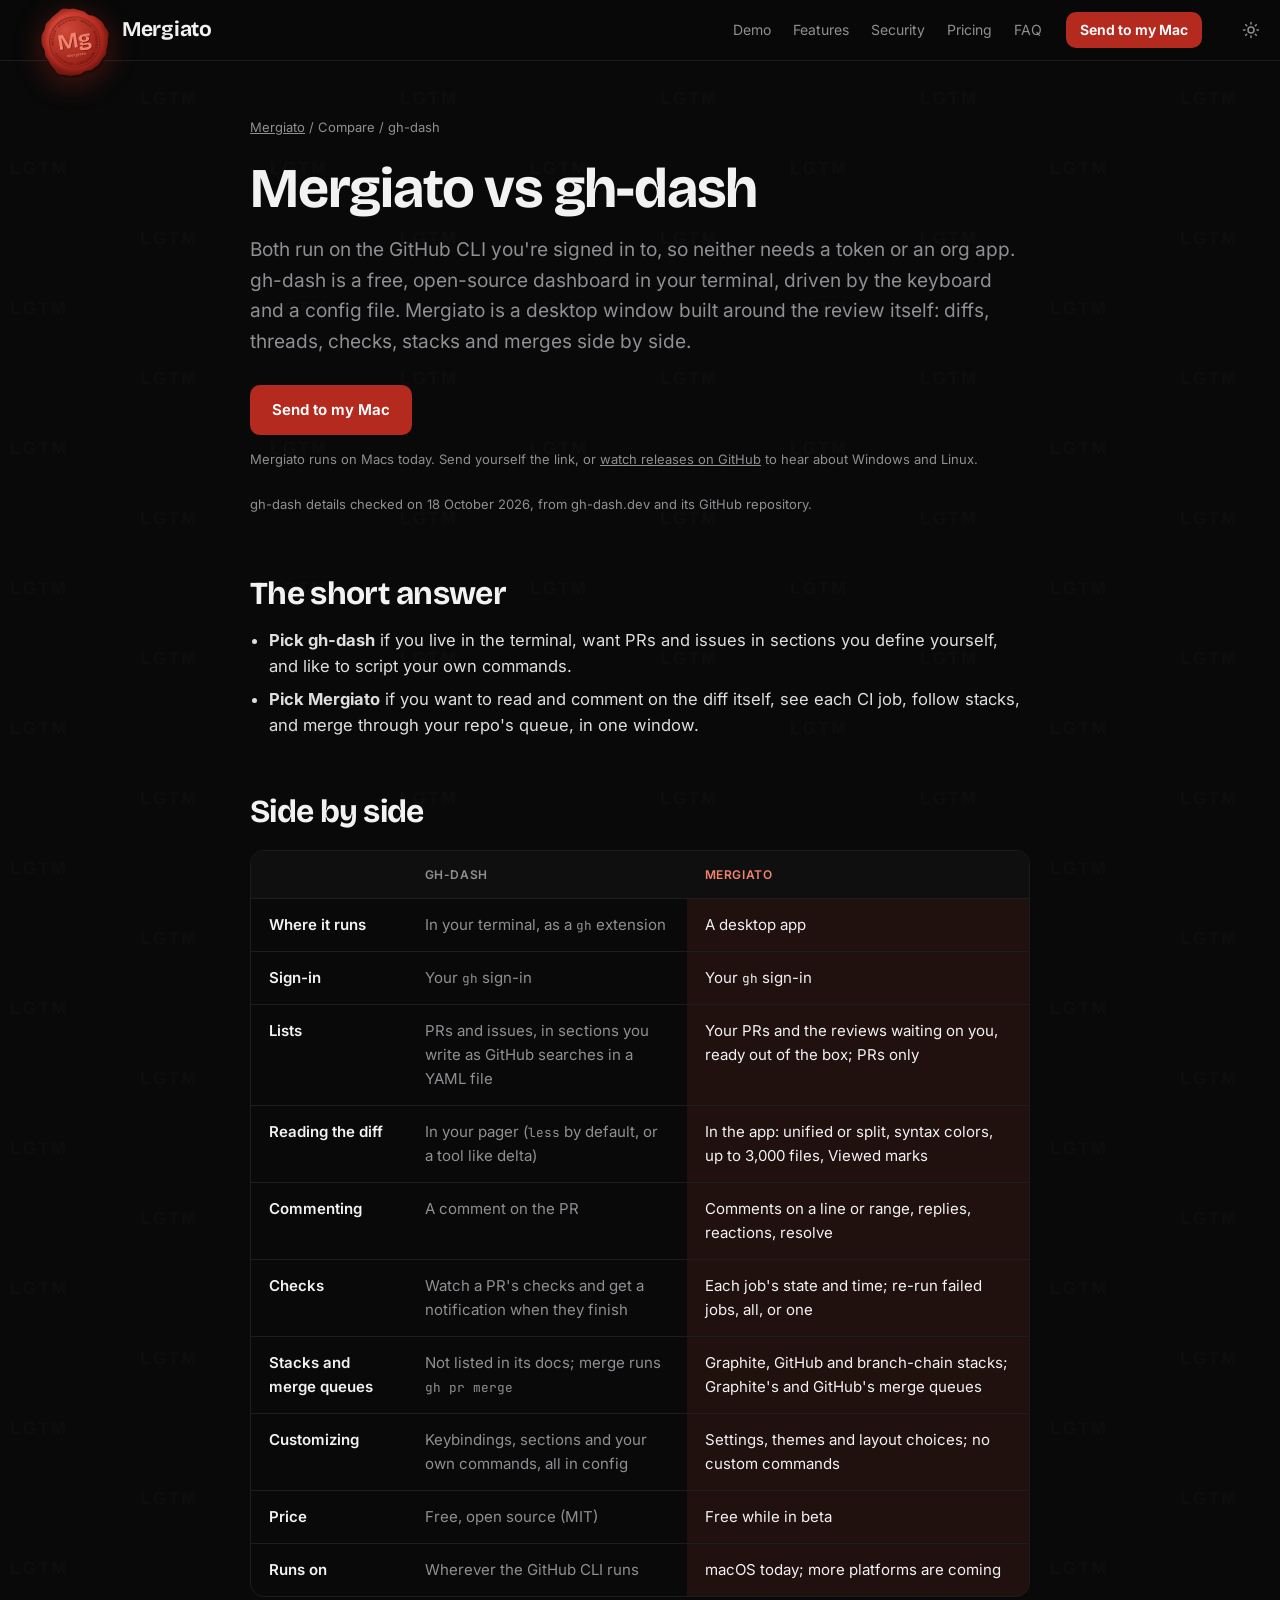
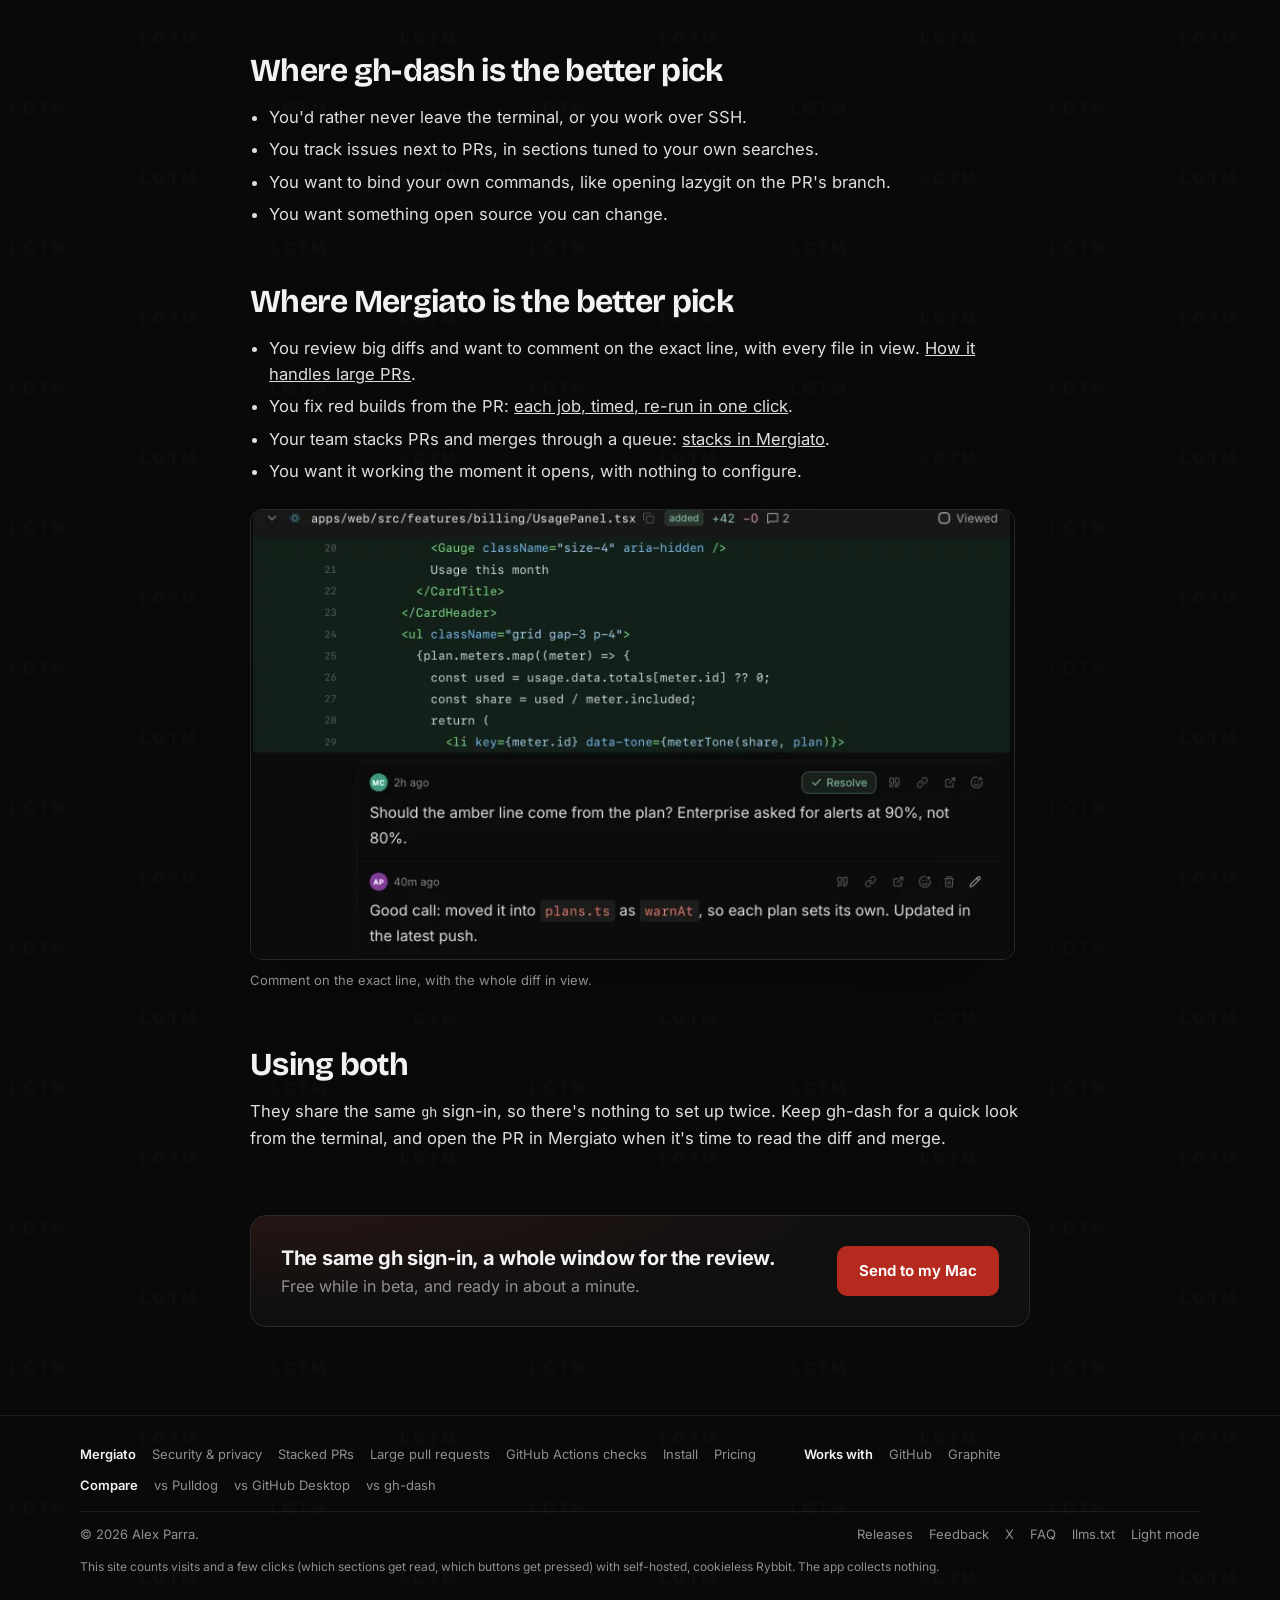
<file: compare/gh-dash/index.html>
<!doctype html>
<html lang="en" class="scroll-pt-18 scroll-smooth motion-reduce:scroll-auto">
  <head>
    <meta charset="utf-8" />
    <meta name="viewport" content="width=device-width, initial-scale=1" />
    <title>Mergiato vs gh-dash: window or terminal for PRs · Mergiato</title>
    <meta name="description" content="gh-dash is a free terminal dashboard for GitHub PRs and issues. Mergiato is a desktop app with visual diffs, line comments, CI re-runs and stacks. Both use gh." />
    <meta name="author" content="Alex Parra" />
    <meta name="application-name" content="Mergiato" />
    <link rel="canonical" href="https://mergiato.com/compare/gh-dash/" />
    <meta property="og:type" content="website" />
    <meta property="og:site_name" content="Mergiato" />
    <meta property="og:url" content="https://mergiato.com/compare/gh-dash/" />
    <meta property="og:title" content="Mergiato vs gh-dash" />
    <meta property="og:description" content="gh-dash is a free terminal dashboard for GitHub PRs and issues. Mergiato is a desktop app with visual diffs, line comments, CI re-runs and stacks. Both use gh." />
    <meta property="og:image" content="https://mergiato.com/og/compare-gh-dash.jpg?v=b535f1aa" />
    <meta property="og:image:width" content="1200" />
    <meta property="og:image:height" content="630" />
    <meta property="og:image:alt" content="Mergiato: Mergiato vs gh-dash: window or terminal for PRs" />
    <meta name="twitter:card" content="summary_large_image" />
    <meta name="twitter:site" content="@mergiato" />
    <meta name="twitter:title" content="Mergiato vs gh-dash" />
    <meta name="twitter:description" content="gh-dash is a free terminal dashboard for GitHub PRs and issues. Mergiato is a desktop app with visual diffs, line comments, CI re-runs and stacks. Both use gh." />
    <meta name="twitter:image" content="https://mergiato.com/og/compare-gh-dash.jpg?v=b535f1aa" />
    <meta name="theme-color" content="#090909" />
    <link rel="icon" href="/favicon.png" />
    <link rel="apple-touch-icon" href="/icon.png" />
    <!-- A plain-text summary for AI agents and LLMs (llmstxt.org). -->
    <link rel="alternate" type="text/plain" href="/llms.txt" title="Mergiato, for language models" />
    <!-- Fonts are served from here: faster first paint, and no visitor request goes to a third party. -->
    <link rel="preload" href="/fonts/inter-latin-wght-normal.woff2" as="font" type="font/woff2" crossorigin />
    <link
      rel="preload"
      href="/fonts/bricolage-grotesque-latin-opsz-normal.woff2"
      as="font"
      type="font/woff2"
      crossorigin
    />
    <style>
      /*! tailwindcss v4.3.3 | MIT License | https://tailwindcss.com */
@layer properties{@supports (((-webkit-hyphens:none)) and (not (margin-trim:inline))) or ((-moz-orient:inline) and (not (color:rgb(from red r g b)))){*,:before,:after,::backdrop{--tw-translate-x:0;--tw-translate-y:0;--tw-translate-z:0;--tw-border-style:solid;--tw-leading:initial;--tw-font-weight:initial;--tw-tracking:initial;--tw-shadow:0 0 #0000;--tw-shadow-color:initial;--tw-shadow-alpha:100%;--tw-inset-shadow:0 0 #0000;--tw-inset-shadow-color:initial;--tw-inset-shadow-alpha:100%;--tw-ring-color:initial;--tw-ring-shadow:0 0 #0000;--tw-inset-ring-color:initial;--tw-inset-ring-shadow:0 0 #0000;--tw-ring-inset:initial;--tw-ring-offset-width:0px;--tw-ring-offset-color:#fff;--tw-ring-offset-shadow:0 0 #0000;--tw-blur:initial;--tw-brightness:initial;--tw-contrast:initial;--tw-grayscale:initial;--tw-hue-rotate:initial;--tw-invert:initial;--tw-opacity:initial;--tw-saturate:initial;--tw-sepia:initial;--tw-drop-shadow:initial;--tw-drop-shadow-color:initial;--tw-drop-shadow-alpha:100%;--tw-drop-shadow-size:initial;--tw-backdrop-blur:initial;--tw-backdrop-brightness:initial;--tw-backdrop-contrast:initial;--tw-backdrop-grayscale:initial;--tw-backdrop-hue-rotate:initial;--tw-backdrop-invert:initial;--tw-backdrop-opacity:initial;--tw-backdrop-saturate:initial;--tw-backdrop-sepia:initial;--tw-duration:initial;--tw-content:""}}}@layer theme{:root,:host{--font-sans:"Inter", "Inter Fallback", -apple-system, BlinkMacSystemFont, "Segoe UI", sans-serif;--font-mono:"JetBrains Mono", ui-monospace, SFMono-Regular, Menlo, monospace;--spacing:.25rem;--font-weight-semibold:600;--font-weight-bold:700;--radius-md:.375rem;--radius-lg:.5rem;--radius-xl:.75rem;--radius-2xl:1rem;--default-transition-duration:.15s;--default-transition-timing-function:cubic-bezier(.4, 0, .2, 1);--default-font-family:var(--font-sans);--default-mono-font-family:var(--font-mono);--color-white:#fff;--color-page:#090909;--color-panel:#0f0f0f;--color-raised:#151515;--color-edge:#1d1d1d;--color-edge-strong:#2a2a2a;--color-fg:#f2f2f2;--color-body:#dedede;--color-muted:#8f8f94;--color-accent:#80a7e8;--color-accent-soft:#80a7e81f;--color-ok:#8dceaa;--color-ok-soft:#8dceaa1f;--color-bad:#dd9396;--color-wait:#e8b45d;--color-violet-soft:#c9b3f024;--color-merge:#1f7a42;--color-button:#f2f2f2;--color-button-fg:#111;--color-shadow:#000000b3;--color-app-sidebar:#0f0f0f;--color-app-input:#151515;--color-app-hover:#1a1a1a;--color-app-selected:#222;--color-app-file-head:#171717;--color-app-code:#080808;--color-app-branch:#ec7a68;--color-diff-add:#122018;--color-diff-del:#211519;--color-syn-keyword:#ff7b72;--color-syn-string:#a5d6ff;--color-syn-constant:#79c0ff;--color-syn-title:#d2a8ff;--color-pill-green:#17251d;--color-pill-green-fg:#9fdfb9;--color-pill-purple:#231c2d;--color-pill-purple-fg:#c9b3f0;--color-pill-neutral:#2b2b2b;--color-pill-neutral-fg:#d4d4d4;--color-pill-red:#2b1c1e;--color-pill-red-fg:#e3a3a3;--color-pill-amber:#2a2214;--color-claude:#d97757;--color-seal:#b52a1f;--color-seal-ink:#f3836f;--color-seal-soft:#e8513f1a;--font-display:"Bricolage Grotesque", "Inter", -apple-system, BlinkMacSystemFont, sans-serif}}@layer base{*,:after,:before,::backdrop{box-sizing:border-box;border:0 solid;margin:0;padding:0}::file-selector-button{box-sizing:border-box;border:0 solid;margin:0;padding:0}html,:host{-webkit-text-size-adjust:100%;tab-size:4;line-height:1.5;font-family:var(--default-font-family,-apple-system, BlinkMacSystemFont, "Segoe UI", Roboto, "Helvetica Neue", "Noto Sans", Arial, sans-serif, "Apple Color Emoji", "Segoe UI Emoji", "Segoe UI Symbol", "Noto Color Emoji");font-feature-settings:var(--default-font-feature-settings,normal);font-variation-settings:var(--default-font-variation-settings,normal);-webkit-tap-highlight-color:transparent}hr{height:0;color:inherit;border-top-width:1px}abbr:where([title]){-webkit-text-decoration:underline dotted;text-decoration:underline dotted}h1,h2,h3,h4,h5,h6{font-size:inherit;font-weight:inherit}a{color:inherit;-webkit-text-decoration:inherit;-webkit-text-decoration:inherit;-webkit-text-decoration:inherit;text-decoration:inherit}b,strong{font-weight:bolder}code,kbd,samp,pre{font-family:var(--default-mono-font-family,ui-monospace, SFMono-Regular, Menlo, Monaco, Consolas, "Liberation Mono", "Courier New", monospace);font-feature-settings:var(--default-mono-font-feature-settings,normal);font-variation-settings:var(--default-mono-font-variation-settings,normal);font-size:1em}small{font-size:80%}sub,sup{vertical-align:baseline;font-size:75%;line-height:0;position:relative}sub{bottom:-.25em}sup{top:-.5em}table{text-indent:0;border-color:inherit;border-collapse:collapse}:-moz-focusring:where(:not(iframe)){outline:auto}progress{vertical-align:baseline}summary{display:list-item}ol,ul,menu{list-style:none}img,svg,video,canvas,audio,iframe,embed,object{vertical-align:middle;display:block}img,video{max-width:100%;height:auto}button,input,select,optgroup,textarea{font:inherit;font-feature-settings:inherit;font-variation-settings:inherit;letter-spacing:inherit;color:inherit;opacity:1;background-color:#0000;border-radius:0}::file-selector-button{font:inherit;font-feature-settings:inherit;font-variation-settings:inherit;letter-spacing:inherit;color:inherit;opacity:1;background-color:#0000;border-radius:0}:where(select:is([multiple],[size])) optgroup{font-weight:bolder}:where(select:is([multiple],[size])) optgroup option{padding-inline-start:20px}::file-selector-button{margin-inline-end:4px}::placeholder{opacity:1}@supports (not ((-webkit-appearance:-apple-pay-button))) or (contain-intrinsic-size:1px){::placeholder{color:currentColor}@supports (color:color-mix(in lab, red, red)){::placeholder{color:color-mix(in oklab, currentcolor 50%, transparent)}}}textarea{resize:vertical}::-webkit-search-decoration{-webkit-appearance:none}::-webkit-date-and-time-value{min-height:1lh;text-align:inherit}::-webkit-datetime-edit{display:inline-flex}::-webkit-datetime-edit-fields-wrapper{padding:0}::-webkit-datetime-edit{padding-block:0}::-webkit-datetime-edit-year-field{padding-block:0}::-webkit-datetime-edit-month-field{padding-block:0}::-webkit-datetime-edit-day-field{padding-block:0}::-webkit-datetime-edit-hour-field{padding-block:0}::-webkit-datetime-edit-minute-field{padding-block:0}::-webkit-datetime-edit-second-field{padding-block:0}::-webkit-datetime-edit-millisecond-field{padding-block:0}::-webkit-datetime-edit-meridiem-field{padding-block:0}::-webkit-calendar-picker-indicator{line-height:1}:-moz-ui-invalid{box-shadow:none}button,input:where([type=button],[type=reset],[type=submit]){appearance:button}::file-selector-button{appearance:button}::-webkit-inner-spin-button{height:auto}::-webkit-outer-spin-button{height:auto}[hidden]:where(:not([hidden=until-found])){display:none!important}@font-face{font-family:Inter;font-style:normal;font-weight:100 900;font-display:swap;src:url(/fonts/inter-latin-wght-normal.woff2)format("woff2")}@font-face{font-family:Inter Fallback;src:local(Arial);ascent-override:90.44%;descent-override:22.52%;line-gap-override:0%;size-adjust:107.12%}@font-face{font-family:Bricolage Grotesque;font-style:normal;font-weight:200 800;font-display:swap;src:url(/fonts/bricolage-grotesque-latin-opsz-normal.woff2)format("woff2")}@font-face{font-family:JetBrains Mono;font-style:normal;font-weight:100 800;font-display:swap;src:url(/fonts/jetbrains-mono-latin-wght-normal.woff2)format("woff2")}:root{color-scheme:dark;--print:url("data:image/svg+xml,%3Csvg xmlns='http://www.w3.org/2000/svg' width='260' height='140'%3E%3Cg font-family='Helvetica Neue,Helvetica,Arial,sans-serif' font-weight='700' font-size='17' letter-spacing='2.5' fill='%23ffffff' fill-opacity='0.016'%3E%3Ctext x='10' y='34'%3ELGTM%3C/text%3E%3Ctext x='140' y='104'%3ELGTM%3C/text%3E%3C/g%3E%3C/svg%3E")}:root[data-theme=light]{color-scheme:light;--print:url("data:image/svg+xml,%3Csvg xmlns='http://www.w3.org/2000/svg' width='260' height='140'%3E%3Cg font-family='Helvetica Neue,Helvetica,Arial,sans-serif' font-weight='700' font-size='17' letter-spacing='2.5' fill='%23000000' fill-opacity='0.022'%3E%3Ctext x='10' y='34'%3ELGTM%3C/text%3E%3Ctext x='140' y='104'%3ELGTM%3C/text%3E%3C/g%3E%3C/svg%3E");--color-page:#fff;--color-panel:#f7f7f8;--color-raised:#efeff1;--color-edge:#e4e4e7;--color-edge-strong:#d4d4d8;--color-fg:#18181b;--color-body:#27272a;--color-muted:#5c5c66;--color-accent:#2f5fb3;--color-accent-soft:#2f5fb31a;--color-ok:#1a7f4b;--color-ok-soft:#1a7f4b1a;--color-bad:#c03b42;--color-wait:#a76a00;--color-violet-soft:#6b46c11a;--color-button:#18181b;--color-button-fg:#fff;--color-shadow:#0000002e;--color-app-sidebar:#f7f7f8;--color-app-input:#fff;--color-app-hover:#f0f0f2;--color-app-selected:#e8e8eb;--color-app-file-head:#f6f6f7;--color-app-code:#fff;--color-app-branch:#c4553f;--color-diff-add:#e6f6ec;--color-diff-del:#fcebec;--color-syn-keyword:#cf222e;--color-syn-string:#0a3069;--color-syn-constant:#0550ae;--color-syn-title:#8250df;--color-pill-green:#e3f4ea;--color-pill-green-fg:#1a6b3f;--color-pill-purple:#efe7fb;--color-pill-purple-fg:#6b46c1;--color-pill-neutral:#e8e8eb;--color-pill-neutral-fg:#3f3f46;--color-pill-red:#fbe8e9;--color-pill-red-fg:#a8323a;--color-pill-amber:#fbf1dc;--color-seal-ink:#a3241a;--color-seal-soft:#b52a1f12}body{background-image:var(--print)}code,kbd,pre{font-family:var(--font-mono);font-variant-ligatures:none}code,kbd{font-size:.85em}kbd{border:1px solid var(--color-edge-strong);min-width:1.9em;color:var(--color-fg);text-align:center;border-bottom-width:2px;border-radius:6px;padding:1px 6px;display:inline-block}details{border-bottom:1px solid var(--color-edge);padding:18px 0}summary{color:var(--color-fg);cursor:pointer;font-weight:600;list-style:none}summary::-webkit-details-marker{display:none}summary:after{content:"+";float:right;color:var(--color-muted)}details[open] summary:after{content:"−"}details p{max-width:72ch;color:var(--color-muted);margin-top:10px}@media (prefers-reduced-motion:reduce){*,:before,:after{transition:none!important;animation:none!important}}}@layer prose{.prose h2{color:var(--color-fg);font-family:var(--font-display);letter-spacing:-.7px;text-wrap:balance;margin:56px 0 14px;font-size:clamp(24px,3vw,32px);font-weight:700;line-height:1.1}.prose h2:first-child{margin-top:0}.prose h3{color:var(--color-fg);margin:28px 0 8px;font-size:18px;font-weight:700}.prose :where(p,ul,ol){margin-block:1em}.prose :where(ul,ol){padding-left:1.2em}.prose ul{list-style:outside}.prose ol{list-style:decimal}.prose :where(p,li){color:var(--color-body);font-size:16.5px}.prose li+li{margin-top:6px}.prose a{text-decoration:underline}.prose details p{margin:10px 0 0}.prose figure{margin:24px 0}.prose table{border:1px solid var(--color-edge);border-collapse:separate;border-spacing:0;background:var(--color-page);border-radius:14px;width:100%;margin:20px 0 8px;font-size:15px;overflow:hidden}.prose :where(th,td){border-bottom:1px solid var(--color-edge);text-align:left;vertical-align:top;padding:14px 18px}.prose tr:last-child td{border-bottom:0}.prose thead th{background:var(--color-panel);color:var(--color-muted);letter-spacing:.6px;text-transform:uppercase;font-size:12px;font-weight:600}.prose td:first-child{width:20%;color:var(--color-fg);font-weight:600}.prose td:nth-child(2){width:36%;color:var(--color-muted)}.prose td:last-child{color:var(--color-body)}@media not all and (min-width:761px){.prose :where(table,tbody,tr,td){display:block;width:100%!important}.prose thead{display:none}.prose tr{border-bottom:1px solid var(--color-edge)}.prose td{border:0;padding:6px 16px}.prose td:first-child{padding-top:14px}.prose td:last-child{padding-bottom:14px}}}@layer utilities{.absolute{position:absolute}.fixed{position:fixed}.sticky{position:sticky}.-top-15{top:calc(var(--spacing) * -15)}.top-0{top:0}.top-3\.25{top:calc(var(--spacing) * 3.25)}.right-3{right:calc(var(--spacing) * 3)}.bottom-6{bottom:calc(var(--spacing) * 6)}.left-1\/2{left:50%}.left-4{left:calc(var(--spacing) * 4)}.z-20{z-index:20}.z-30{z-index:30}.z-60{z-index:60}.m-0{margin:0}.m-auto{margin:auto}.mx-auto{margin-inline:auto}.mt-1\.5{margin-top:calc(var(--spacing) * 1.5)}.mt-2{margin-top:calc(var(--spacing) * 2)}.mt-2\.5{margin-top:calc(var(--spacing) * 2.5)}.mt-3\.5{margin-top:calc(var(--spacing) * 3.5)}.mt-6{margin-top:calc(var(--spacing) * 6)}.mt-16{margin-top:calc(var(--spacing) * 16)}.mr-2{margin-right:calc(var(--spacing) * 2)}.-mb-4{margin-bottom:calc(var(--spacing) * -4)}.mb-2\.5{margin-bottom:calc(var(--spacing) * 2.5)}.mb-3{margin-bottom:calc(var(--spacing) * 3)}.mb-3\.25{margin-bottom:calc(var(--spacing) * 3.25)}.mb-4{margin-bottom:calc(var(--spacing) * 4)}.mb-4\.5{margin-bottom:calc(var(--spacing) * 4.5)}.mb-5{margin-bottom:calc(var(--spacing) * 5)}.mb-5\.5{margin-bottom:calc(var(--spacing) * 5.5)}.mb-7{margin-bottom:calc(var(--spacing) * 7)}.ml-auto{margin-left:auto}.block{display:block}.flex{display:flex}.grid{display:grid}.hidden{display:none}.inline-flex{display:inline-flex}.size-4\.5{width:calc(var(--spacing) * 4.5);height:calc(var(--spacing) * 4.5)}.size-6{width:calc(var(--spacing) * 6);height:calc(var(--spacing) * 6)}.size-8\.5{width:calc(var(--spacing) * 8.5);height:calc(var(--spacing) * 8.5)}.size-\[62px\]{width:62px;height:62px}.h-15{height:calc(var(--spacing) * 15)}.h-auto{height:auto}.w-\[min\(520px\,100\%_-_32px\)\]{width:min(520px,100% - 32px)}.w-\[min\(780px\,100\%_-_32px\)\]{width:min(780px,100% - 32px)}.w-\[min\(1120px\,100\%_-_32px\)\]{width:min(1120px,100% - 32px)}.w-\[min\(1200px\,100\%_-_32px\)\]{width:min(1200px,100% - 32px)}.max-w-\[21ch\]{max-width:21ch}.max-w-\[64ch\]{max-width:64ch}.max-w-full{max-width:100%}.shrink-0{flex-shrink:0}.basis-full{flex-basis:100%}.-translate-x-1\/2{--tw-translate-x:calc(calc(1 / 2 * 100%) * -1);translate:var(--tw-translate-x) var(--tw-translate-y)}.cursor-pointer{cursor:pointer}.scroll-pt-18{scroll-padding-top:calc(var(--spacing) * 18)}.grid-cols-\[28px_1fr\]{grid-template-columns:28px 1fr}.flex-wrap{flex-wrap:wrap}.place-items-center{place-items:center}.items-baseline{align-items:baseline}.items-center{align-items:center}.justify-between{justify-content:space-between}.gap-2{gap:calc(var(--spacing) * 2)}.gap-2\.5{gap:calc(var(--spacing) * 2.5)}.gap-3{gap:calc(var(--spacing) * 3)}.gap-3\.5{gap:calc(var(--spacing) * 3.5)}.gap-5{gap:calc(var(--spacing) * 5)}.gap-5\.5{gap:calc(var(--spacing) * 5.5)}.gap-6{gap:calc(var(--spacing) * 6)}.gap-x-4{column-gap:calc(var(--spacing) * 4)}.gap-x-12{column-gap:calc(var(--spacing) * 12)}.gap-y-1\.5{row-gap:calc(var(--spacing) * 1.5)}.gap-y-2\.5{row-gap:calc(var(--spacing) * 2.5)}.self-start{align-self:flex-start}.overflow-x-hidden{overflow-x:hidden}.scroll-smooth{scroll-behavior:smooth}.rounded-2xl{border-radius:var(--radius-2xl)}.rounded-\[10px\]{border-radius:10px}.rounded-lg{border-radius:var(--radius-lg)}.rounded-md{border-radius:var(--radius-md)}.rounded-xl{border-radius:var(--radius-xl)}.border{border-style:var(--tw-border-style);border-width:1px}.border-t{border-top-style:var(--tw-border-style);border-top-width:1px}.border-b{border-bottom-style:var(--tw-border-style);border-bottom-width:1px}.border-edge{border-color:var(--color-edge)}.border-edge-strong{border-color:var(--color-edge-strong)}.bg-button{background-color:var(--color-button)}.bg-page{background-color:var(--color-page)}.bg-page\/82{background-color:#090909d1}@supports (color:color-mix(in lab, red, red)){.bg-page\/82{background-color:color-mix(in oklab, var(--color-page) 82%, transparent)}}.bg-panel{background-color:var(--color-panel)}.bg-raised{background-color:var(--color-raised)}.bg-seal{background-color:var(--color-seal)}.bg-\[radial-gradient\(ellipse_at_0\%_0\%\,var\(--color-seal-soft\)\,transparent_60\%\)\]{background-image:radial-gradient(ellipse at 0% 0%,var(--color-seal-soft),transparent 60%)}.px-2{padding-inline:calc(var(--spacing) * 2)}.px-3{padding-inline:calc(var(--spacing) * 3)}.px-3\.5{padding-inline:calc(var(--spacing) * 3.5)}.px-4{padding-inline:calc(var(--spacing) * 4)}.px-5\.5{padding-inline:calc(var(--spacing) * 5.5)}.px-6\.5{padding-inline:calc(var(--spacing) * 6.5)}.px-7\.5{padding-inline:calc(var(--spacing) * 7.5)}.py-0\.75{padding-block:calc(var(--spacing) * .75)}.py-1\.5{padding-block:calc(var(--spacing) * 1.5)}.py-1\.75{padding-block:calc(var(--spacing) * 1.75)}.py-2{padding-block:calc(var(--spacing) * 2)}.py-2\.5{padding-block:calc(var(--spacing) * 2.5)}.py-3\.5{padding-block:calc(var(--spacing) * 3.5)}.py-3\.25{padding-block:calc(var(--spacing) * 3.25)}.py-6\.5{padding-block:calc(var(--spacing) * 6.5)}.pt-6\.5{padding-top:calc(var(--spacing) * 6.5)}.pt-7{padding-top:calc(var(--spacing) * 7)}.pt-10{padding-top:calc(var(--spacing) * 10)}.pt-14{padding-top:calc(var(--spacing) * 14)}.pr-1\.5{padding-right:calc(var(--spacing) * 1.5)}.pb-2{padding-bottom:calc(var(--spacing) * 2)}.pb-4{padding-bottom:calc(var(--spacing) * 4)}.pb-5\.5{padding-bottom:calc(var(--spacing) * 5.5)}.pb-10{padding-bottom:calc(var(--spacing) * 10)}.pb-22{padding-bottom:calc(var(--spacing) * 22)}.pl-3{padding-left:calc(var(--spacing) * 3)}.font-display{font-family:var(--font-display)}.font-mono{font-family:var(--font-mono)}.font-sans{font-family:var(--font-sans)}.text-\[16px\]\/\[1\.6\]{font-size:16px;line-height:1.6}.text-\[11px\]{font-size:11px}.text-\[12px\]{font-size:12px}.text-\[13px\]{font-size:13px}.text-\[14px\]{font-size:14px}.text-\[15px\]{font-size:15px}.text-\[16px\]{font-size:16px}.text-\[20px\]{font-size:20px}.text-\[21px\]{font-size:21px}.text-\[22px\]{font-size:22px}.text-\[clamp\(16px\,2\.2vw\,19px\)\]{font-size:clamp(16px,2.2vw,19px)}.text-\[clamp\(34px\,5vw\,56px\)\]{font-size:clamp(34px,5vw,56px)}.leading-\[1\.03\]{--tw-leading:1.03;line-height:1.03}.font-\[650\]{--tw-font-weight:650;font-weight:650}.font-bold{--tw-font-weight:var(--font-weight-bold);font-weight:var(--font-weight-bold)}.font-semibold{--tw-font-weight:var(--font-weight-semibold);font-weight:var(--font-weight-semibold)}.tracking-\[-0\.3px\]{--tw-tracking:-.3px;letter-spacing:-.3px}.tracking-\[-0\.4px\]{--tw-tracking:-.4px;letter-spacing:-.4px}.tracking-\[-1\.2px\]{--tw-tracking:-1.2px;letter-spacing:-1.2px}.text-balance{text-wrap:balance}.whitespace-nowrap{white-space:nowrap}.text-body{color:var(--color-body)}.text-button-fg{color:var(--color-button-fg)}.text-fg{color:var(--color-fg)}.text-muted{color:var(--color-muted)}.text-white{color:var(--color-white)}.no-underline{text-decoration-line:none}.underline{text-decoration-line:underline}.antialiased{-webkit-font-smoothing:antialiased;-moz-osx-font-smoothing:grayscale}.shadow-\[0_20px_50px_-20px_var\(--color-shadow\)\]{--tw-shadow:0 20px 50px -20px var(--tw-shadow-color,var(--color-shadow));box-shadow:var(--tw-inset-shadow), var(--tw-inset-ring-shadow), var(--tw-ring-offset-shadow), var(--tw-ring-shadow), var(--tw-shadow)}.shadow-\[0_30px_80px_-40px_var\(--color-shadow\)\]{--tw-shadow:0 30px 80px -40px var(--tw-shadow-color,var(--color-shadow));box-shadow:var(--tw-inset-shadow), var(--tw-inset-ring-shadow), var(--tw-ring-offset-shadow), var(--tw-ring-shadow), var(--tw-shadow)}.shadow-\[0_40px_120px_-30px_var\(--color-shadow\)\]{--tw-shadow:0 40px 120px -30px var(--tw-shadow-color,var(--color-shadow));box-shadow:var(--tw-inset-shadow), var(--tw-inset-ring-shadow), var(--tw-ring-offset-shadow), var(--tw-ring-shadow), var(--tw-shadow)}.blur{--tw-blur:blur(8px);filter:var(--tw-blur,) var(--tw-brightness,) var(--tw-contrast,) var(--tw-grayscale,) var(--tw-hue-rotate,) var(--tw-invert,) var(--tw-saturate,) var(--tw-sepia,) var(--tw-drop-shadow,)}.drop-shadow-\[0_6px_14px_rgb\(181_42_31\/0\.4\)\]{--tw-drop-shadow-size:drop-shadow(0 6px 14px var(--tw-drop-shadow-color,#b52a1f66));--tw-drop-shadow:var(--tw-drop-shadow-size);filter:var(--tw-blur,) var(--tw-brightness,) var(--tw-contrast,) var(--tw-grayscale,) var(--tw-hue-rotate,) var(--tw-invert,) var(--tw-saturate,) var(--tw-sepia,) var(--tw-drop-shadow,)}.backdrop-blur-\[14px\]{--tw-backdrop-blur:blur(14px);-webkit-backdrop-filter:var(--tw-backdrop-blur,) var(--tw-backdrop-brightness,) var(--tw-backdrop-contrast,) var(--tw-backdrop-grayscale,) var(--tw-backdrop-hue-rotate,) var(--tw-backdrop-invert,) var(--tw-backdrop-opacity,) var(--tw-backdrop-saturate,) var(--tw-backdrop-sepia,);backdrop-filter:var(--tw-backdrop-blur,) var(--tw-backdrop-brightness,) var(--tw-backdrop-contrast,) var(--tw-backdrop-grayscale,) var(--tw-backdrop-hue-rotate,) var(--tw-backdrop-invert,) var(--tw-backdrop-opacity,) var(--tw-backdrop-saturate,) var(--tw-backdrop-sepia,)}.transition-\[translate\,opacity\]{transition-property:translate,opacity;transition-timing-function:var(--tw-ease,var(--default-transition-timing-function));transition-duration:var(--tw-duration,var(--default-transition-duration))}.duration-120{--tw-duration:.12s;transition-duration:.12s}.\[counter-increment\:step\]{counter-increment:step}.\[counter-reset\:step\]{counter-reset:step}.backdrop\:bg-\[rgb\(0_0_0\/0\.55\)\]::backdrop{background-color:#0000008c}.backdrop\:backdrop-blur-\[4px\]::backdrop{--tw-backdrop-blur:blur(4px);-webkit-backdrop-filter:var(--tw-backdrop-blur,) var(--tw-backdrop-brightness,) var(--tw-backdrop-contrast,) var(--tw-backdrop-grayscale,) var(--tw-backdrop-hue-rotate,) var(--tw-backdrop-invert,) var(--tw-backdrop-opacity,) var(--tw-backdrop-saturate,) var(--tw-backdrop-sepia,);backdrop-filter:var(--tw-backdrop-blur,) var(--tw-backdrop-brightness,) var(--tw-backdrop-contrast,) var(--tw-backdrop-grayscale,) var(--tw-backdrop-hue-rotate,) var(--tw-backdrop-invert,) var(--tw-backdrop-opacity,) var(--tw-backdrop-saturate,) var(--tw-backdrop-sepia,)}.before\:grid:before{content:var(--tw-content);display:grid}.before\:size-7:before{content:var(--tw-content);width:calc(var(--spacing) * 7);height:calc(var(--spacing) * 7)}.before\:place-items-center:before{content:var(--tw-content);place-items:center}.before\:rounded-full:before{content:var(--tw-content);border-radius:3.40282e38px}.before\:bg-raised:before{content:var(--tw-content);background-color:var(--color-raised)}.before\:text-\[13px\]:before{content:var(--tw-content);font-size:13px}.before\:font-bold:before{content:var(--tw-content);--tw-font-weight:var(--font-weight-bold);font-weight:var(--font-weight-bold)}.before\:text-fg:before{content:var(--tw-content);color:var(--color-fg)}.before\:content-\[counter\(step\)\]:before{--tw-content:counter(step);content:var(--tw-content)}@media (hover:hover){.hover\:-translate-y-px:hover{--tw-translate-y:-1px;translate:var(--tw-translate-x) var(--tw-translate-y)}.hover\:bg-raised:hover{background-color:var(--color-raised)}.hover\:text-fg:hover{color:var(--color-fg)}.hover\:opacity-90:hover{opacity:.9}}.focus\:top-3:focus{top:calc(var(--spacing) * 3)}@media (prefers-reduced-motion:reduce){.motion-reduce\:scroll-auto{scroll-behavior:auto}}@media (min-width:481px){.xs\:grid{display:grid}.xs\:pr-9\.5{padding-right:calc(var(--spacing) * 9.5)}}@media (min-width:761px){.md\:-mb-4\.5{margin-bottom:calc(var(--spacing) * -4.5)}.md\:ml-0{margin-left:0}.md\:flex{display:flex}.md\:size-18{width:calc(var(--spacing) * 18);height:calc(var(--spacing) * 18)}}@media (min-width:1292px){.min-\[1292px\]\:pr-0{padding-right:0}}.light\:block:where([data-theme=light],[data-theme=light] *){display:block}.light\:hidden:where([data-theme=light],[data-theme=light] *){display:none}.\[\&_a\]\:text-muted a{color:var(--color-muted)}.\[\&_a\]\:underline a{text-decoration-line:underline}.\[\&_a\:hover\]\:text-fg a:hover,.\[\&_strong\]\:text-fg strong{color:var(--color-fg)}.\[\&_td\:last-child\]\:bg-seal-soft td:last-child{background-color:var(--color-seal-soft)}.\[\&_td\:last-child\]\:text-fg td:last-child{color:var(--color-fg)}@media not all and (min-width:761px){.max-md\:\[\&_td\:last-child\]\:before\:font-semibold td:last-child:before{content:var(--tw-content);--tw-font-weight:var(--font-weight-semibold);font-weight:var(--font-weight-semibold)}.max-md\:\[\&_td\:last-child\]\:before\:text-seal-ink td:last-child:before{content:var(--tw-content);color:var(--color-seal-ink)}.max-md\:\[\&_td\:last-child\]\:before\:content-\[\'Mergiato\:_\'\] td:last-child:before{--tw-content:"Mergiato: ";content:var(--tw-content)}.max-md\:\[\&_td\:nth-child\(2\)\]\:before\:font-semibold td:nth-child(2):before{content:var(--tw-content);--tw-font-weight:var(--font-weight-semibold);font-weight:var(--font-weight-semibold)}.max-md\:\[\&_td\:nth-child\(2\)\]\:before\:content-\[\'gh-dash\:_\'\] td:nth-child(2):before{--tw-content:"gh-dash: ";content:var(--tw-content)}}.\[\&_th\:last-child\]\:text-seal-ink th:last-child{color:var(--color-seal-ink)}}@layer components;@property --tw-translate-x{syntax:"*";inherits:false;initial-value:0}@property --tw-translate-y{syntax:"*";inherits:false;initial-value:0}@property --tw-translate-z{syntax:"*";inherits:false;initial-value:0}@property --tw-border-style{syntax:"*";inherits:false;initial-value:solid}@property --tw-leading{syntax:"*";inherits:false}@property --tw-font-weight{syntax:"*";inherits:false}@property --tw-tracking{syntax:"*";inherits:false}@property --tw-shadow{syntax:"*";inherits:false;initial-value:0 0 #0000}@property --tw-shadow-color{syntax:"*";inherits:false}@property --tw-shadow-alpha{syntax:"<percentage>";inherits:false;initial-value:100%}@property --tw-inset-shadow{syntax:"*";inherits:false;initial-value:0 0 #0000}@property --tw-inset-shadow-color{syntax:"*";inherits:false}@property --tw-inset-shadow-alpha{syntax:"<percentage>";inherits:false;initial-value:100%}@property --tw-ring-color{syntax:"*";inherits:false}@property --tw-ring-shadow{syntax:"*";inherits:false;initial-value:0 0 #0000}@property --tw-inset-ring-color{syntax:"*";inherits:false}@property --tw-inset-ring-shadow{syntax:"*";inherits:false;initial-value:0 0 #0000}@property --tw-ring-inset{syntax:"*";inherits:false}@property --tw-ring-offset-width{syntax:"<length>";inherits:false;initial-value:0}@property --tw-ring-offset-color{syntax:"*";inherits:false;initial-value:#fff}@property --tw-ring-offset-shadow{syntax:"*";inherits:false;initial-value:0 0 #0000}@property --tw-blur{syntax:"*";inherits:false}@property --tw-brightness{syntax:"*";inherits:false}@property --tw-contrast{syntax:"*";inherits:false}@property --tw-grayscale{syntax:"*";inherits:false}@property --tw-hue-rotate{syntax:"*";inherits:false}@property --tw-invert{syntax:"*";inherits:false}@property --tw-opacity{syntax:"*";inherits:false}@property --tw-saturate{syntax:"*";inherits:false}@property --tw-sepia{syntax:"*";inherits:false}@property --tw-drop-shadow{syntax:"*";inherits:false}@property --tw-drop-shadow-color{syntax:"*";inherits:false}@property --tw-drop-shadow-alpha{syntax:"<percentage>";inherits:false;initial-value:100%}@property --tw-drop-shadow-size{syntax:"*";inherits:false}@property --tw-backdrop-blur{syntax:"*";inherits:false}@property --tw-backdrop-brightness{syntax:"*";inherits:false}@property --tw-backdrop-contrast{syntax:"*";inherits:false}@property --tw-backdrop-grayscale{syntax:"*";inherits:false}@property --tw-backdrop-hue-rotate{syntax:"*";inherits:false}@property --tw-backdrop-invert{syntax:"*";inherits:false}@property --tw-backdrop-opacity{syntax:"*";inherits:false}@property --tw-backdrop-saturate{syntax:"*";inherits:false}@property --tw-backdrop-sepia{syntax:"*";inherits:false}@property --tw-duration{syntax:"*";inherits:false}@property --tw-content{syntax:"*";inherits:false;initial-value:""}
    </style>
    <!-- Visit counts: self-hosted Rybbit, cookieless. No identify() calls, so it stores nothing on the visitor's device. -->
    <script>
      // Only the live site counts: local copies, previews and file:// views load nothing. ?notrack opts this
      // browser out for good (the maker's own checks), ?track opts it back in.
      (() => {
        const params = new URLSearchParams(location.search);
        try {
          if (params.has("notrack")) localStorage.setItem("disable-rybbit", "1");
          if (params.has("track")) localStorage.removeItem("disable-rybbit");
          if (params.has("notrack") || params.has("track")) {
            params.delete("notrack");
            params.delete("track");
            history.replaceState(null, "", location.pathname + (params.size ? `?${params}` : "") + location.hash);
          }
          if (localStorage.getItem("disable-rybbit") !== null) return;
        } catch {}
        if (location.hostname !== "mergiato.com") return;
        const script = document.createElement("script");
        script.src = "https://stats.vineleafapps.com/api/script.js";
        script.dataset.siteId = "eff85bc59b62";
        script.defer = true;
        document.head.append(script);
      })();
    </script>
    <script>
      // Dark unless the visitor picked light, whatever the system says: it's the app's own default.
      document.documentElement.dataset.theme = "dark";
      try {
        if (localStorage.getItem("theme") === "light") document.documentElement.dataset.theme = "light";
      } catch {}
    </script>
        <script type="application/ld+json">
      {
        "@context": "https://schema.org",
        "@graph": [
          {
            "@type": "WebPage",
            "@id": "https://mergiato.com/compare/gh-dash/",
            "url": "https://mergiato.com/compare/gh-dash/",
            "name": "Mergiato vs gh-dash: window or terminal for PRs",
            "description": "gh-dash is a free terminal dashboard for GitHub PRs and issues. Mergiato is a desktop app with visual diffs, line comments, CI re-runs and stacks. Both use gh.",
            "isPartOf": {
              "@id": "https://mergiato.com/#website"
            },
            "about": {
              "@id": "https://mergiato.com/#app"
            },
            "dateModified": "2026-10-18"
          },
          {
            "@type": "BreadcrumbList",
            "itemListElement": [
              {
                "@type": "ListItem",
                "position": 1,
                "name": "Mergiato",
                "item": "https://mergiato.com/"
              },
              {
                "@type": "ListItem",
                "position": 2,
                "name": "Mergiato vs gh-dash",
                "item": "https://mergiato.com/compare/gh-dash/"
              }
            ]
          }
        ]
      }
    </script>

  </head>
  <body class="overflow-x-hidden bg-page font-sans text-[16px]/[1.6] text-body antialiased">
    <a class="absolute -top-15 left-4 z-30 rounded-lg bg-button px-3.5 py-2 text-button-fg focus:top-3" href="#main"
      >Skip to content</a
    >
    <nav aria-label="Main" class="sticky top-0 z-20 border-b border-edge bg-page/82 backdrop-blur-[14px]">
      <!-- 40px wider each side than the content, so the logo and Download sit just outside its edges. Room on
           the right for the theme button until the window leaves it a 46px margin (1292px). -->
      <div class="mx-auto flex h-15 w-[min(1200px,100%_-_32px)] items-center gap-6 xs:pr-9.5 min-[1292px]:pr-0">
        <!-- The icon's wax seal alone, bigger than the bar: it hangs over the edge like a seal on a letter. -->
        <a
          class="inline-flex items-center gap-2.5 font-display text-[21px] font-bold tracking-[-0.3px] text-fg"
          href="/"
          ><img
            class="mt-1.5 -mb-4 size-[62px] self-start drop-shadow-[0_6px_14px_rgb(181_42_31/0.4)] md:-mb-4.5 md:size-18"
            src="/seal.svg"
            width="72"
            height="72"
            alt=""
          />Mergiato</a
        >
        <span class="ml-auto hidden gap-5.5 text-[14px] md:flex [&_a]:text-muted [&_a:hover]:text-fg">
          <a href="/#demo">Demo</a>
          <a href="/#features">Features</a>
          <a href="/security/">Security</a>
          <a href="/pricing/">Pricing</a>
          <a href="/#faq">FAQ</a>
        </span>
        <a
          class="inline-flex items-center gap-2 rounded-[10px] bg-seal font-[650] whitespace-nowrap text-white transition-[translate,opacity] duration-120 hover:-translate-y-px hover:opacity-90 ml-auto px-3.5 py-1.75 text-[14px] md:ml-0"
          data-download
          data-place="nav"
          href="https://github.com/alex-parra/mergiato-pull-request-app/releases/latest"
          ><span data-download-label>Download</span></a
        >
        <!-- Pinned to the window's right edge. Too narrow for both, the Download button wins and the footer
             keeps the switch. The icon shows the theme a click switches to. -->
        <button
          type="button"
          class="absolute top-3.25 right-3 hidden size-8.5 shrink-0 cursor-pointer place-items-center rounded-lg text-muted hover:bg-raised hover:text-fg xs:grid"
          data-theme-toggle
          aria-label="Switch to light mode"
        >
          <svg
            class="size-4.5 light:hidden"
            viewBox="0 0 24 24"
            fill="none"
            stroke="currentColor"
            stroke-width="2"
            stroke-linecap="round"
            aria-hidden="true"
          >
            <circle cx="12" cy="12" r="4" />
            <path
              d="M12 2v2M12 20v2M4.9 4.9l1.4 1.4M17.7 17.7l1.4 1.4M2 12h2M20 12h2M4.9 19.1l1.4-1.4M17.7 6.3l1.4-1.4"
            />
          </svg>
          <svg
            class="hidden size-4.5 light:block"
            viewBox="0 0 24 24"
            fill="none"
            stroke="currentColor"
            stroke-width="2"
            stroke-linecap="round"
            aria-hidden="true"
          >
            <path d="M20 14.5A8 8 0 0 1 9.5 4 8 8 0 1 0 20 14.5z" />
          </svg>
        </button>
      </div>
    </nav>

    <main id="main"><div class="pt-14 pb-2">
  <div class="mx-auto w-[min(780px,100%_-_32px)]">
    <nav class="mb-5.5 text-[13px] text-muted [&_a]:underline" aria-label="Breadcrumb">
      <a href="/">Mergiato</a> / Compare / gh-dash
    </nav>
    <h1
      class="mb-4.5 max-w-[21ch] font-display text-[clamp(34px,5vw,56px)] leading-[1.03] font-bold tracking-[-1.2px] text-balance text-fg"
    >
      Mergiato vs gh-dash
    </h1>
    <p class="mb-7 max-w-[64ch] text-[clamp(16px,2.2vw,19px)] text-muted">
      Both run on the GitHub CLI you're signed in to, so neither needs a token or an org app. gh-dash is a free,
      open-source dashboard in your terminal, driven by the keyboard and a config file. Mergiato is a desktop window
      built around the review itself: diffs, threads, checks, stacks and merges side by side.
    </p>
    <div class="flex flex-wrap gap-3">
      <a
        class="inline-flex items-center gap-2 rounded-[10px] bg-seal font-[650] whitespace-nowrap text-white no-underline transition-[translate,opacity] duration-120 hover:-translate-y-px hover:opacity-90 px-5.5 py-3.25 text-[15px]"
        data-download
        data-place="compare-gh-dash-hero"
        href="https://github.com/alex-parra/mergiato-pull-request-app/releases/latest"
        ><span data-download-label>Download for Mac</span></a
      >
    </div>
    <p class="mt-3.5 text-[13px] text-muted" data-version>Free, no sign-up. For Apple silicon and Intel Macs.</p>
    <p class="mt-6 mb-3.25 text-[13px] text-muted">
      gh-dash details checked on 18 October 2026, from gh-dash.dev and its GitHub repository.
    </p>
  </div>
</div>

<section class="pt-10 pb-22">
  <div class="mx-auto w-[min(780px,100%_-_32px)] prose">
    <h2>The short answer</h2>
    <ul>
      <li>
        <b>Pick gh-dash</b> if you live in the terminal, want PRs and issues in sections you define yourself, and like
        to script your own commands.
      </li>
      <li>
        <b>Pick Mergiato</b> if you want to read and comment on the diff itself, see each CI job, follow stacks, and
        merge through your repo's queue, in one window.
      </li>
    </ul>

    <h2>Side by side</h2>
    <table
      class="[&_td:last-child]:bg-seal-soft [&_td:last-child]:text-fg [&_th:last-child]:text-seal-ink max-md:[&_td:nth-child(2)]:before:font-semibold max-md:[&_td:nth-child(2)]:before:content-['gh-dash:_'] max-md:[&_td:last-child]:before:font-semibold max-md:[&_td:last-child]:before:text-seal-ink max-md:[&_td:last-child]:before:content-['Mergiato:_']"
    >
      <thead>
        <tr>
          <th></th>
          <th>gh-dash</th>
          <th>Mergiato</th>
        </tr>
      </thead>
      <tbody>
        <tr>
          <td>Where it runs</td>
          <td>In your terminal, as a <code>gh</code> extension</td>
          <td>A desktop app</td>
        </tr>
        <tr>
          <td>Sign-in</td>
          <td>Your <code>gh</code> sign-in</td>
          <td>Your <code>gh</code> sign-in</td>
        </tr>
        <tr>
          <td>Lists</td>
          <td>PRs and issues, in sections you write as GitHub searches in a YAML file</td>
          <td>Your PRs and the reviews waiting on you, ready out of the box; PRs only</td>
        </tr>
        <tr>
          <td>Reading the diff</td>
          <td>In your pager (<code>less</code> by default, or a tool like delta)</td>
          <td>In the app: unified or split, syntax colors, up to 3,000 files, Viewed marks</td>
        </tr>
        <tr>
          <td>Commenting</td>
          <td>A comment on the PR</td>
          <td>Comments on a line or range, replies, reactions, resolve</td>
        </tr>
        <tr>
          <td>Checks</td>
          <td>Watch a PR's checks and get a notification when they finish</td>
          <td>Each job's state and time; re-run failed jobs, all, or one</td>
        </tr>
        <tr>
          <td>Stacks and merge queues</td>
          <td>Not listed in its docs; merge runs <code>gh pr merge</code></td>
          <td>Graphite, GitHub and branch-chain stacks; Graphite's and GitHub's merge queues</td>
        </tr>
        <tr>
          <td>Customizing</td>
          <td>Keybindings, sections and your own commands, all in config</td>
          <td>Settings, themes and layout choices; no custom commands</td>
        </tr>
        <tr>
          <td>Price</td>
          <td>Free, open source (MIT)</td>
          <td>Free while in beta</td>
        </tr>
        <tr>
          <td>Runs on</td>
          <td>Wherever the GitHub CLI runs</td>
          <td>macOS today; more platforms are coming</td>
        </tr>
      </tbody>
    </table>

    <h2>Where gh-dash is the better pick</h2>
    <ul>
      <li>You'd rather never leave the terminal, or you work over SSH.</li>
      <li>You track issues next to PRs, in sections tuned to your own searches.</li>
      <li>You want to bind your own commands, like opening lazygit on the PR's branch.</li>
      <li>You want something open source you can change.</li>
    </ul>

    <h2>Where Mergiato is the better pick</h2>
    <ul>
      <li>
        You review big diffs and want to comment on the exact line, with every file in view.
        <a href="/large-pull-requests/">How it handles large PRs</a>.
      </li>
      <li>You fix red builds from the PR: <a href="/github-actions/">each job, timed, re-run in one click</a>.</li>
      <li>Your team stacks PRs and merges through a queue: <a href="/stacked-prs/">stacks in Mergiato</a>.</li>
      <li>You want it working the moment it opens, with nothing to configure.</li>
    </ul>
    <figure>
      <picture class="block light:hidden">
        <source type="image/webp" srcset="/media/review-thread-dark-800.webp 1x, /media/review-thread-dark.webp 2x" />
        <img
          class="block h-auto rounded-xl border border-edge-strong bg-panel shadow-[0_30px_80px_-40px_var(--color-shadow)] max-w-full"
          src="/media/review-thread-dark-800.jpg"
          srcset="/media/review-thread-dark-800.jpg 1x, /media/review-thread-dark.jpg 2x"
          width="765"
          height="450"
          loading="lazy"
          decoding="async"
          alt="A review thread under the line it comments on, with Resolve and replies"
        />
      </picture>
      <picture class="hidden light:block">
        <source type="image/webp" srcset="/media/review-thread-light-800.webp 1x, /media/review-thread-light.webp 2x" />
        <img
          class="block h-auto rounded-xl border border-edge-strong bg-panel shadow-[0_30px_80px_-40px_var(--color-shadow)] max-w-full"
          src="/media/review-thread-light-800.jpg"
          srcset="/media/review-thread-light-800.jpg 1x, /media/review-thread-light.jpg 2x"
          width="765"
          height="450"
          loading="lazy"
          decoding="async"
          alt="A review thread under the line it comments on, with Resolve and replies"
        />
      </picture>
      <figcaption class="mt-2.5 text-[13px] text-muted">
        Comment on the exact line, with the whole diff in view.
      </figcaption>
    </figure>

    <h2>Using both</h2>
    <p>
      They share the same <code>gh</code> sign-in, so there's nothing to set up twice. Keep gh-dash for a quick look
      from the terminal, and open the PR in Mergiato when it's time to read the diff and merge.
    </p>

    <div
      class="mt-16 flex flex-wrap items-center justify-between gap-5 rounded-2xl border border-edge-strong bg-panel bg-[radial-gradient(ellipse_at_0%_0%,var(--color-seal-soft),transparent_60%)] px-7.5 py-6.5"
    >
      <div>
        <strong class="block text-[20px] tracking-[-0.3px] text-fg"
          >The same gh sign-in, a whole window for the review.</strong
        >
        <p class="m-0 text-[16px] text-muted">Free while in beta, and ready in about a minute.</p>
      </div>
      <a
        class="inline-flex items-center gap-2 rounded-[10px] bg-seal font-[650] whitespace-nowrap text-white no-underline transition-[translate,opacity] duration-120 hover:-translate-y-px hover:opacity-90 px-5.5 py-3.25 text-[15px]"
        data-download
        data-place="compare-gh-dash"
        href="https://github.com/alex-parra/mergiato-pull-request-app/releases/latest"
        ><span data-download-label>Download for Mac</span></a
      >
    </div>
  </div>
</section>
</main>

    <footer class="border-t border-edge pt-7 pb-10 text-[13px] text-muted [&_a:hover]:text-fg">
      <div class="mx-auto w-[min(1120px,100%_-_32px)] flex flex-wrap justify-between gap-3">
        <nav class="flex basis-full flex-wrap gap-x-12 gap-y-2.5 border-b border-edge pb-4" aria-label="Pages">
          <span class="flex flex-wrap items-baseline gap-x-4 gap-y-1.5">
            <b class="font-semibold text-fg">Mergiato</b>
            <a href="/security/">Security &amp; privacy</a>
            <a href="/stacked-prs/">Stacked PRs</a>
            <a href="/large-pull-requests/">Large pull requests</a>
            <a href="/github-actions/">GitHub Actions checks</a>
            <a href="/install/">Install</a>
            <a href="/pricing/">Pricing</a>
          </span>
          <span class="flex flex-wrap items-baseline gap-x-4 gap-y-1.5">
            <b class="font-semibold text-fg">Works with</b>
            <a href="/works-with/github/">GitHub</a>
            <a href="/works-with/graphite/">Graphite</a>
          </span>
          <span class="flex flex-wrap items-baseline gap-x-4 gap-y-1.5">
            <b class="font-semibold text-fg">Compare</b>
            <a href="/compare/pulldog/">vs Pulldog</a>
            <a href="/compare/github-desktop/">vs GitHub Desktop</a>
            <a href="/compare/gh-dash/">vs gh-dash</a>
          </span>
        </nav>
        <span>© 2026 Alex Parra.</span>
        <span class="flex flex-wrap gap-x-4 gap-y-1.5">
          <a href="https://github.com/alex-parra/mergiato-pull-request-app/releases">Releases</a>
          <a href="https://github.com/alex-parra/mergiato-pull-request-app/issues">Feedback</a>
          <a href="https://x.com/mergiato">X</a>
          <a href="/#faq">FAQ</a>
          <a href="/llms.txt">llms.txt</a>
          <button type="button" class="cursor-pointer hover:text-fg" data-theme-toggle data-theme-text>
            Light mode
          </button>
        </span>
        <p class="basis-full text-[12px]">
          This site counts visits and a few clicks (which sections get read, which buttons get pressed) with
          self-hosted, cookieless Rybbit. The app collects nothing.
        </p>
      </div>
    </footer>

    <!-- After the click: what happens next, while the .dmg downloads. -->
    <dialog
      class="m-auto w-[min(520px,100%_-_32px)] rounded-2xl border border-edge-strong bg-panel text-body shadow-[0_40px_120px_-30px_var(--color-shadow)] backdrop:bg-[rgb(0_0_0/0.55)] backdrop:backdrop-blur-[4px]"
      data-after-download
      aria-labelledby="after-title"
    >
      <div class="px-6.5 pt-6.5 pb-5.5">
        <h3 id="after-title" class="mb-4 text-[22px] font-bold tracking-[-0.4px] text-fg">
          Your download is on its way.
        </h3>
        <!-- First, while the .dmg downloads: the wait is the moment to ask for a share. The steps follow. -->
        <div class="mb-5 rounded-xl border border-edge-strong bg-raised px-4 py-3.5">
          <p class="mb-2.5 flex items-center gap-2.5 text-[14px] font-semibold text-fg">
            <img class="size-6 shrink-0" src="/seal.svg" width="24" height="24" alt="" />
            While it downloads: who else has too many tabs open?
          </p>
          <div class="flex flex-wrap gap-2">
            <a
              class="cursor-pointer rounded-lg border border-edge-strong px-3 py-1.5 text-[13px] font-semibold text-fg hover:bg-raised"
              href="https://x.com/intent/post?text=Trying%20Mergiato%2C%20a%20free%20Mac%20app%20for%20GitHub%20pull%20requests%3A%20inbox%2C%20checks%2C%20stacks%20and%20merges%20in%20one%20window%2C%20on%20your%20own%20gh%20CLI.&amp;url=https%3A%2F%2Fmergiato.com&amp;via=mergiato"
              target="_blank"
              rel="noopener"
              data-share="x"
              >Post on X</a
            >
            <a
              class="cursor-pointer rounded-lg border border-edge-strong px-3 py-1.5 text-[13px] font-semibold text-fg hover:bg-raised"
              href="https://bsky.app/intent/compose?text=Trying%20Mergiato%2C%20a%20free%20Mac%20app%20for%20GitHub%20pull%20requests%3A%20inbox%2C%20checks%2C%20stacks%20and%20merges%20in%20one%20window%2C%20on%20your%20own%20gh%20CLI.%20https%3A//mergiato.com"
              target="_blank"
              rel="noopener"
              data-share="bluesky"
              >Bluesky</a
            >
            <a
              class="cursor-pointer rounded-lg border border-edge-strong px-3 py-1.5 text-[13px] font-semibold text-fg hover:bg-raised"
              href="https://www.linkedin.com/sharing/share-offsite/?url=https%3A%2F%2Fmergiato.com"
              target="_blank"
              rel="noopener"
              data-share="linkedin"
              >LinkedIn</a
            >
            <button
              type="button"
              class="cursor-pointer rounded-lg border border-edge-strong px-3 py-1.5 text-[13px] font-semibold text-fg hover:bg-raised"
              data-copy="https://mergiato.com"
              data-share="copy"
            >
              Copy link
            </button>
          </div>
          <p class="mt-2.5 text-[13px] text-muted">
            Or
            <a
              class="underline"
              href="https://github.com/alex-parra/mergiato-pull-request-app"
              target="_blank"
              rel="noopener"
              data-share="github-star"
              >star it on GitHub</a
            >, so others find it.
          </p>
        </div>
        <p class="mb-3 text-[14px] text-muted">Then three quick steps and you're reviewing.</p>
        <ol class="mb-4 grid gap-3 [counter-reset:step] [&_strong]:text-fg">
          <li
            class="grid grid-cols-[28px_1fr] gap-3.5 rounded-xl border border-edge bg-panel px-4 py-3.5 text-[14px] [counter-increment:step] before:grid before:size-7 before:place-items-center before:rounded-full before:bg-raised before:text-[13px] before:font-bold before:text-fg before:content-[counter(step)]"
          >
            <p><strong>Open the .dmg</strong> and drag Mergiato to Applications.</p>
          </li>
          <li
            class="grid grid-cols-[28px_1fr] gap-3.5 rounded-xl border border-edge bg-panel px-4 py-3.5 text-[14px] [counter-increment:step] before:grid before:size-7 before:place-items-center before:rounded-full before:bg-raised before:text-[13px] before:font-bold before:text-fg before:content-[counter(step)]"
          >
            <p>
              <strong>Open Mergiato.</strong> If macOS asks about an app downloaded from the internet, click
              <strong>Open</strong>.
            </p>
          </li>
          <li
            class="grid grid-cols-[28px_1fr] gap-3.5 rounded-xl border border-edge bg-panel px-4 py-3.5 text-[14px] [counter-increment:step] before:grid before:size-7 before:place-items-center before:rounded-full before:bg-raised before:text-[13px] before:font-bold before:text-fg before:content-[counter(step)]"
          >
            <div>
              <p><strong>No GitHub CLI yet?</strong> Install it and sign in:</p>
              <span
                class="mt-2 mr-2 inline-flex items-center gap-2.5 rounded-lg border border-edge-strong bg-page py-1.5 pr-1.5 pl-3 font-mono text-[13px] text-fg"
                >brew install gh
                <button
                  type="button"
                  class="cursor-pointer rounded-md border border-edge-strong bg-raised px-2 py-0.75 text-[11px] text-muted"
                  data-copy="brew install gh"
                >
                  Copy
                </button></span
              >
              <span
                class="mt-2 mr-2 inline-flex items-center gap-2.5 rounded-lg border border-edge-strong bg-page py-1.5 pr-1.5 pl-3 font-mono text-[13px] text-fg"
                >gh auth login
                <button
                  type="button"
                  class="cursor-pointer rounded-md border border-edge-strong bg-raised px-2 py-0.75 text-[11px] text-muted"
                  data-copy="gh auth login"
                >
                  Copy
                </button></span
              >
            </div>
          </li>
        </ol>
        <div class="flex flex-wrap items-center justify-between gap-2.5 text-[13px] text-muted">
          <span
            >Didn't start?
            <a
              class="underline"
              data-download-direct
              data-place="guide-retry"
              href="https://github.com/alex-parra/mergiato-pull-request-app/releases/latest"
              >Download it here</a
            >.</span
          >
          <button
            type="button"
            class="inline-flex items-center gap-2 rounded-[10px] bg-button font-[650] whitespace-nowrap text-button-fg transition-[translate,opacity] duration-120 hover:-translate-y-px hover:opacity-90 cursor-pointer px-3.5 py-1.75 text-[14px]"
            data-close
            autofocus
          >
            Got it
          </button>
        </div>
      </div>
    </dialog>

    <script src="/site.js?v=f4d9c3e1"></script>
    
  </body>
</html>
</file>
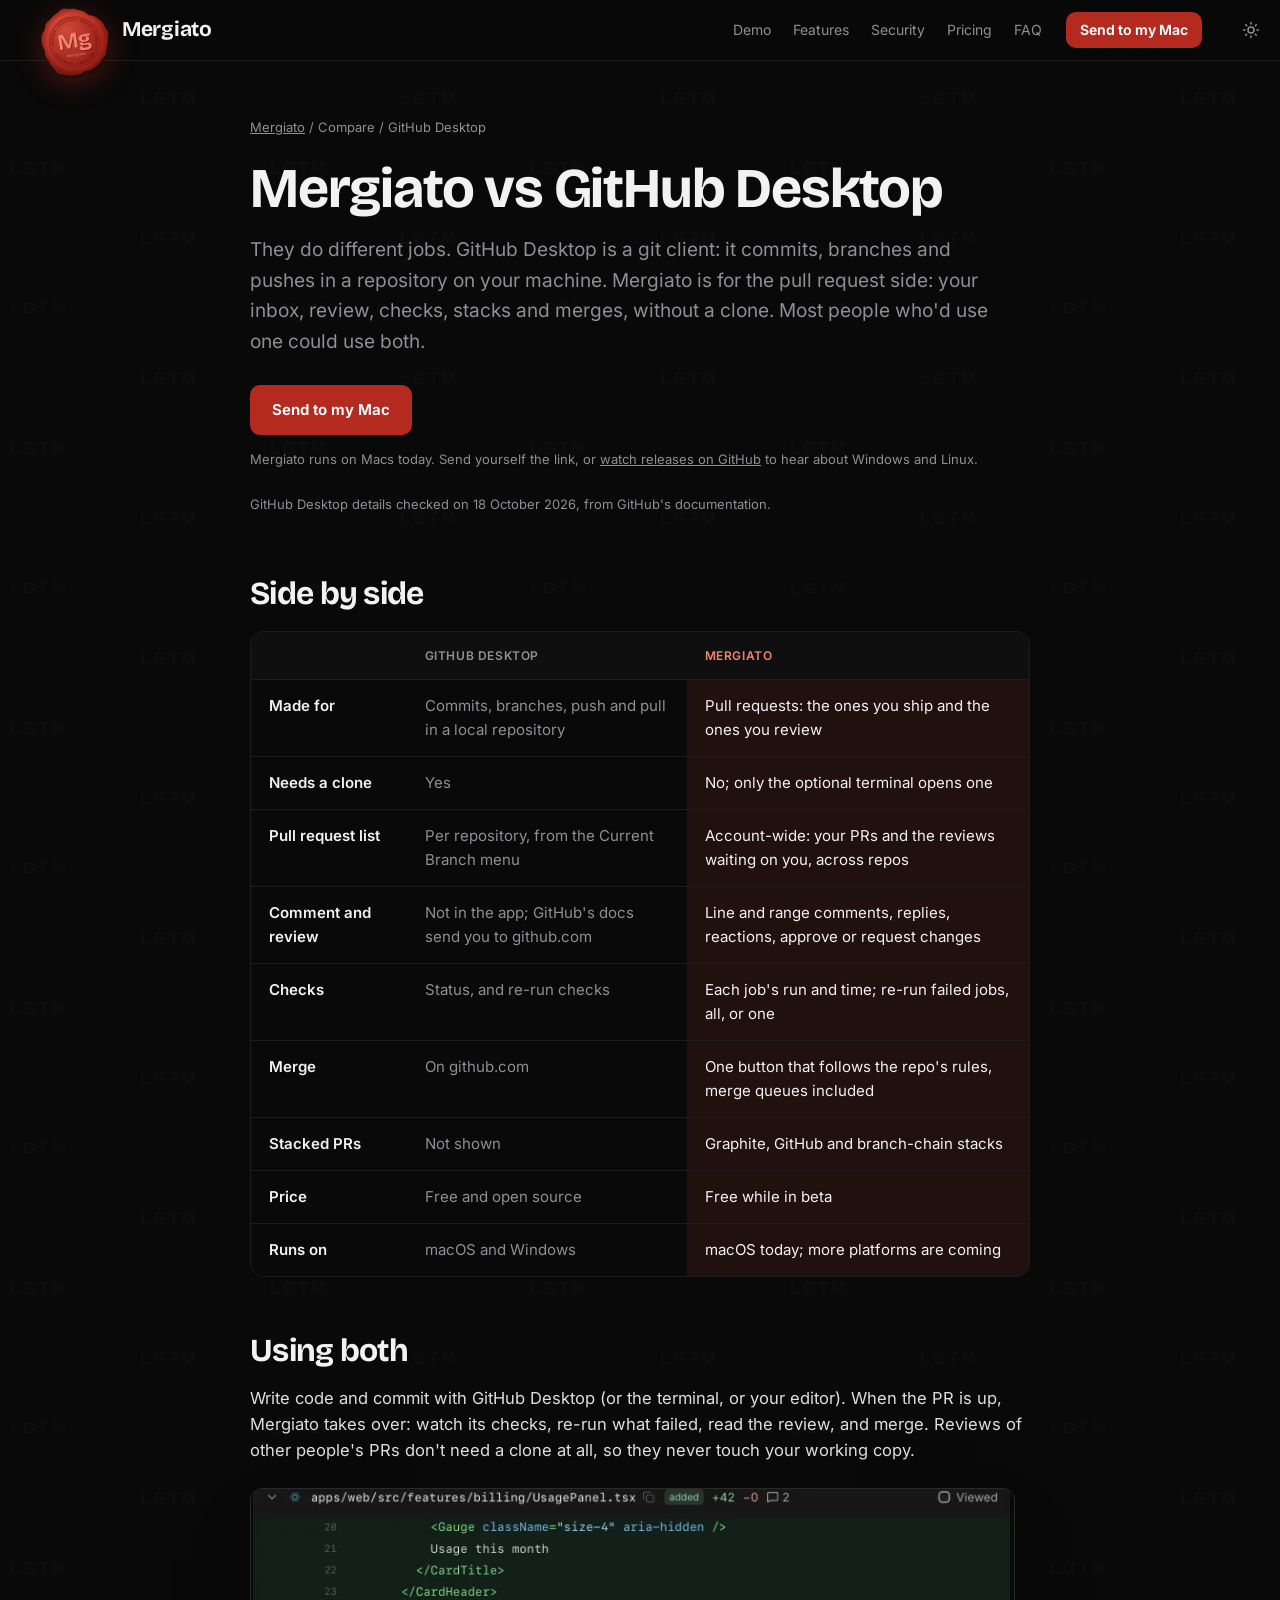
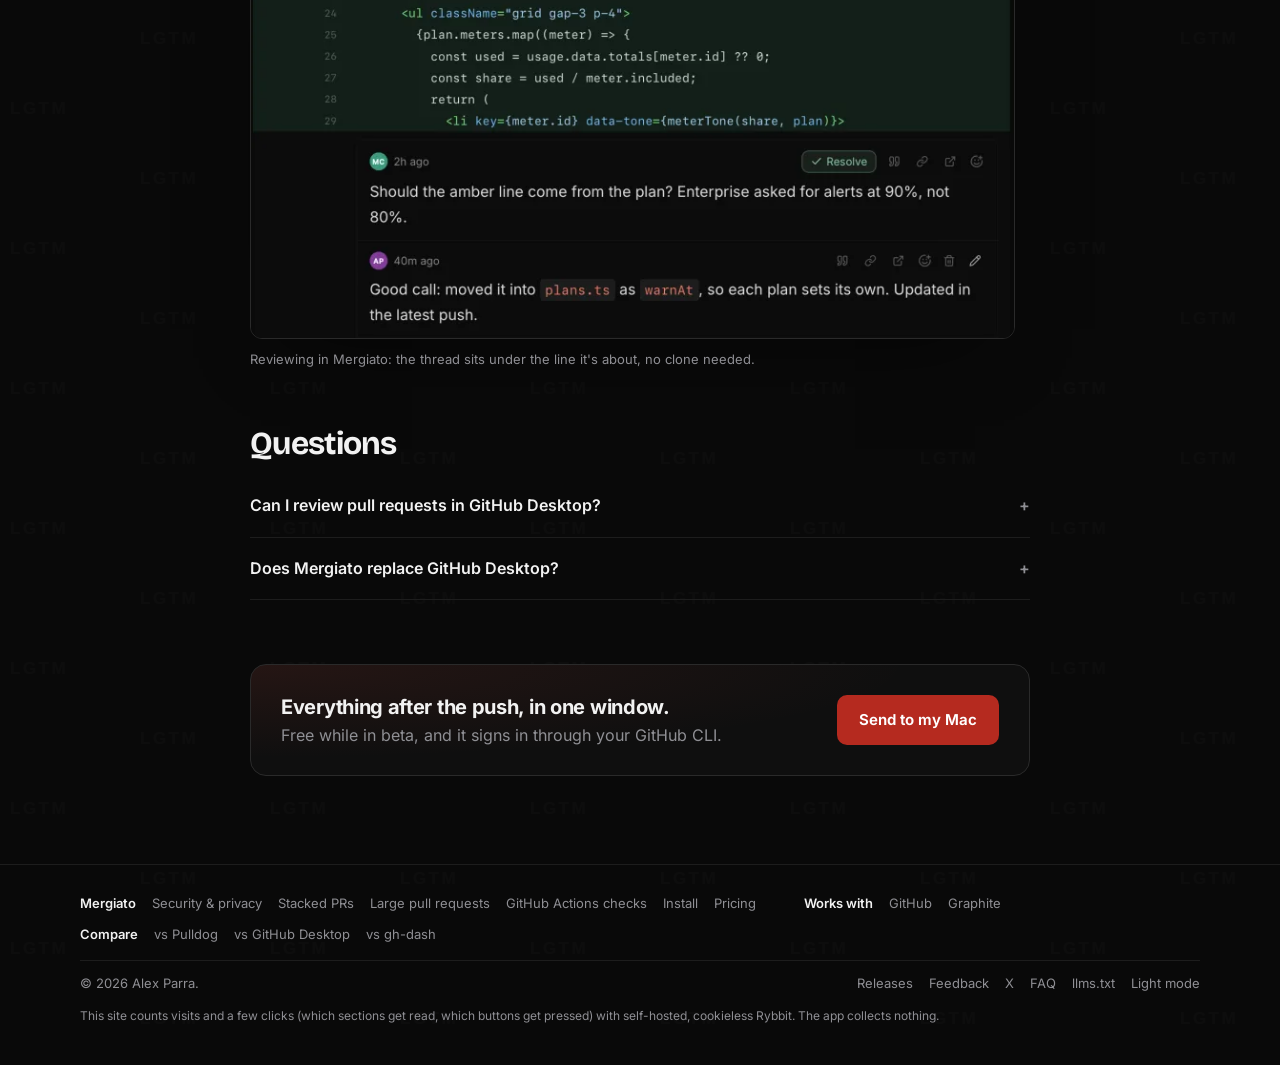
<file: compare/github-desktop/index.html>
<!doctype html>
<html lang="en" class="scroll-pt-18 scroll-smooth motion-reduce:scroll-auto">
  <head>
    <meta charset="utf-8" />
    <meta name="viewport" content="width=device-width, initial-scale=1" />
    <title>Mergiato vs GitHub Desktop: PRs vs commits · Mergiato</title>
    <meta name="description" content="GitHub Desktop is a git client for commits and branches, and can't comment on PRs. Mergiato is for the pull request side: review, checks, stacks and merges." />
    <meta name="author" content="Alex Parra" />
    <meta name="application-name" content="Mergiato" />
    <link rel="canonical" href="https://mergiato.com/compare/github-desktop/" />
    <meta property="og:type" content="website" />
    <meta property="og:site_name" content="Mergiato" />
    <meta property="og:url" content="https://mergiato.com/compare/github-desktop/" />
    <meta property="og:title" content="Mergiato vs GitHub Desktop" />
    <meta property="og:description" content="GitHub Desktop is a git client for commits and branches, and can't comment on PRs. Mergiato is for the pull request side: review, checks, stacks and merges." />
    <meta property="og:image" content="https://mergiato.com/og/compare-github-desktop.jpg?v=c4c3f546" />
    <meta property="og:image:width" content="1200" />
    <meta property="og:image:height" content="630" />
    <meta property="og:image:alt" content="Mergiato: Mergiato vs GitHub Desktop: PRs vs commits" />
    <meta name="twitter:card" content="summary_large_image" />
    <meta name="twitter:site" content="@mergiato" />
    <meta name="twitter:title" content="Mergiato vs GitHub Desktop" />
    <meta name="twitter:description" content="GitHub Desktop is a git client for commits and branches, and can't comment on PRs. Mergiato is for the pull request side: review, checks, stacks and merges." />
    <meta name="twitter:image" content="https://mergiato.com/og/compare-github-desktop.jpg?v=c4c3f546" />
    <meta name="theme-color" content="#090909" />
    <link rel="icon" href="/favicon.png" />
    <link rel="apple-touch-icon" href="/icon.png" />
    <!-- A plain-text summary for AI agents and LLMs (llmstxt.org). -->
    <link rel="alternate" type="text/plain" href="/llms.txt" title="Mergiato, for language models" />
    <!-- Fonts are served from here: faster first paint, and no visitor request goes to a third party. -->
    <link rel="preload" href="/fonts/inter-latin-wght-normal.woff2" as="font" type="font/woff2" crossorigin />
    <link
      rel="preload"
      href="/fonts/bricolage-grotesque-latin-opsz-normal.woff2"
      as="font"
      type="font/woff2"
      crossorigin
    />
    <style>
      /*! tailwindcss v4.3.3 | MIT License | https://tailwindcss.com */
@layer properties{@supports (((-webkit-hyphens:none)) and (not (margin-trim:inline))) or ((-moz-orient:inline) and (not (color:rgb(from red r g b)))){*,:before,:after,::backdrop{--tw-translate-x:0;--tw-translate-y:0;--tw-translate-z:0;--tw-border-style:solid;--tw-leading:initial;--tw-font-weight:initial;--tw-tracking:initial;--tw-shadow:0 0 #0000;--tw-shadow-color:initial;--tw-shadow-alpha:100%;--tw-inset-shadow:0 0 #0000;--tw-inset-shadow-color:initial;--tw-inset-shadow-alpha:100%;--tw-ring-color:initial;--tw-ring-shadow:0 0 #0000;--tw-inset-ring-color:initial;--tw-inset-ring-shadow:0 0 #0000;--tw-ring-inset:initial;--tw-ring-offset-width:0px;--tw-ring-offset-color:#fff;--tw-ring-offset-shadow:0 0 #0000;--tw-blur:initial;--tw-brightness:initial;--tw-contrast:initial;--tw-grayscale:initial;--tw-hue-rotate:initial;--tw-invert:initial;--tw-opacity:initial;--tw-saturate:initial;--tw-sepia:initial;--tw-drop-shadow:initial;--tw-drop-shadow-color:initial;--tw-drop-shadow-alpha:100%;--tw-drop-shadow-size:initial;--tw-backdrop-blur:initial;--tw-backdrop-brightness:initial;--tw-backdrop-contrast:initial;--tw-backdrop-grayscale:initial;--tw-backdrop-hue-rotate:initial;--tw-backdrop-invert:initial;--tw-backdrop-opacity:initial;--tw-backdrop-saturate:initial;--tw-backdrop-sepia:initial;--tw-duration:initial;--tw-content:""}}}@layer theme{:root,:host{--font-sans:"Inter", "Inter Fallback", -apple-system, BlinkMacSystemFont, "Segoe UI", sans-serif;--font-mono:"JetBrains Mono", ui-monospace, SFMono-Regular, Menlo, monospace;--spacing:.25rem;--font-weight-semibold:600;--font-weight-bold:700;--radius-md:.375rem;--radius-lg:.5rem;--radius-xl:.75rem;--radius-2xl:1rem;--default-transition-duration:.15s;--default-transition-timing-function:cubic-bezier(.4, 0, .2, 1);--default-font-family:var(--font-sans);--default-mono-font-family:var(--font-mono);--color-white:#fff;--color-page:#090909;--color-panel:#0f0f0f;--color-raised:#151515;--color-edge:#1d1d1d;--color-edge-strong:#2a2a2a;--color-fg:#f2f2f2;--color-body:#dedede;--color-muted:#8f8f94;--color-accent:#80a7e8;--color-accent-soft:#80a7e81f;--color-ok:#8dceaa;--color-ok-soft:#8dceaa1f;--color-bad:#dd9396;--color-wait:#e8b45d;--color-violet-soft:#c9b3f024;--color-merge:#1f7a42;--color-button:#f2f2f2;--color-button-fg:#111;--color-shadow:#000000b3;--color-app-sidebar:#0f0f0f;--color-app-input:#151515;--color-app-hover:#1a1a1a;--color-app-selected:#222;--color-app-file-head:#171717;--color-app-code:#080808;--color-app-branch:#ec7a68;--color-diff-add:#122018;--color-diff-del:#211519;--color-syn-keyword:#ff7b72;--color-syn-string:#a5d6ff;--color-syn-constant:#79c0ff;--color-syn-title:#d2a8ff;--color-pill-green:#17251d;--color-pill-green-fg:#9fdfb9;--color-pill-purple:#231c2d;--color-pill-purple-fg:#c9b3f0;--color-pill-neutral:#2b2b2b;--color-pill-neutral-fg:#d4d4d4;--color-pill-red:#2b1c1e;--color-pill-red-fg:#e3a3a3;--color-pill-amber:#2a2214;--color-claude:#d97757;--color-seal:#b52a1f;--color-seal-ink:#f3836f;--color-seal-soft:#e8513f1a;--font-display:"Bricolage Grotesque", "Inter", -apple-system, BlinkMacSystemFont, sans-serif}}@layer base{*,:after,:before,::backdrop{box-sizing:border-box;border:0 solid;margin:0;padding:0}::file-selector-button{box-sizing:border-box;border:0 solid;margin:0;padding:0}html,:host{-webkit-text-size-adjust:100%;tab-size:4;line-height:1.5;font-family:var(--default-font-family,-apple-system, BlinkMacSystemFont, "Segoe UI", Roboto, "Helvetica Neue", "Noto Sans", Arial, sans-serif, "Apple Color Emoji", "Segoe UI Emoji", "Segoe UI Symbol", "Noto Color Emoji");font-feature-settings:var(--default-font-feature-settings,normal);font-variation-settings:var(--default-font-variation-settings,normal);-webkit-tap-highlight-color:transparent}hr{height:0;color:inherit;border-top-width:1px}abbr:where([title]){-webkit-text-decoration:underline dotted;text-decoration:underline dotted}h1,h2,h3,h4,h5,h6{font-size:inherit;font-weight:inherit}a{color:inherit;-webkit-text-decoration:inherit;-webkit-text-decoration:inherit;-webkit-text-decoration:inherit;text-decoration:inherit}b,strong{font-weight:bolder}code,kbd,samp,pre{font-family:var(--default-mono-font-family,ui-monospace, SFMono-Regular, Menlo, Monaco, Consolas, "Liberation Mono", "Courier New", monospace);font-feature-settings:var(--default-mono-font-feature-settings,normal);font-variation-settings:var(--default-mono-font-variation-settings,normal);font-size:1em}small{font-size:80%}sub,sup{vertical-align:baseline;font-size:75%;line-height:0;position:relative}sub{bottom:-.25em}sup{top:-.5em}table{text-indent:0;border-color:inherit;border-collapse:collapse}:-moz-focusring:where(:not(iframe)){outline:auto}progress{vertical-align:baseline}summary{display:list-item}ol,ul,menu{list-style:none}img,svg,video,canvas,audio,iframe,embed,object{vertical-align:middle;display:block}img,video{max-width:100%;height:auto}button,input,select,optgroup,textarea{font:inherit;font-feature-settings:inherit;font-variation-settings:inherit;letter-spacing:inherit;color:inherit;opacity:1;background-color:#0000;border-radius:0}::file-selector-button{font:inherit;font-feature-settings:inherit;font-variation-settings:inherit;letter-spacing:inherit;color:inherit;opacity:1;background-color:#0000;border-radius:0}:where(select:is([multiple],[size])) optgroup{font-weight:bolder}:where(select:is([multiple],[size])) optgroup option{padding-inline-start:20px}::file-selector-button{margin-inline-end:4px}::placeholder{opacity:1}@supports (not ((-webkit-appearance:-apple-pay-button))) or (contain-intrinsic-size:1px){::placeholder{color:currentColor}@supports (color:color-mix(in lab, red, red)){::placeholder{color:color-mix(in oklab, currentcolor 50%, transparent)}}}textarea{resize:vertical}::-webkit-search-decoration{-webkit-appearance:none}::-webkit-date-and-time-value{min-height:1lh;text-align:inherit}::-webkit-datetime-edit{display:inline-flex}::-webkit-datetime-edit-fields-wrapper{padding:0}::-webkit-datetime-edit{padding-block:0}::-webkit-datetime-edit-year-field{padding-block:0}::-webkit-datetime-edit-month-field{padding-block:0}::-webkit-datetime-edit-day-field{padding-block:0}::-webkit-datetime-edit-hour-field{padding-block:0}::-webkit-datetime-edit-minute-field{padding-block:0}::-webkit-datetime-edit-second-field{padding-block:0}::-webkit-datetime-edit-millisecond-field{padding-block:0}::-webkit-datetime-edit-meridiem-field{padding-block:0}::-webkit-calendar-picker-indicator{line-height:1}:-moz-ui-invalid{box-shadow:none}button,input:where([type=button],[type=reset],[type=submit]){appearance:button}::file-selector-button{appearance:button}::-webkit-inner-spin-button{height:auto}::-webkit-outer-spin-button{height:auto}[hidden]:where(:not([hidden=until-found])){display:none!important}@font-face{font-family:Inter;font-style:normal;font-weight:100 900;font-display:swap;src:url(/fonts/inter-latin-wght-normal.woff2)format("woff2")}@font-face{font-family:Inter Fallback;src:local(Arial);ascent-override:90.44%;descent-override:22.52%;line-gap-override:0%;size-adjust:107.12%}@font-face{font-family:Bricolage Grotesque;font-style:normal;font-weight:200 800;font-display:swap;src:url(/fonts/bricolage-grotesque-latin-opsz-normal.woff2)format("woff2")}@font-face{font-family:JetBrains Mono;font-style:normal;font-weight:100 800;font-display:swap;src:url(/fonts/jetbrains-mono-latin-wght-normal.woff2)format("woff2")}:root{color-scheme:dark;--print:url("data:image/svg+xml,%3Csvg xmlns='http://www.w3.org/2000/svg' width='260' height='140'%3E%3Cg font-family='Helvetica Neue,Helvetica,Arial,sans-serif' font-weight='700' font-size='17' letter-spacing='2.5' fill='%23ffffff' fill-opacity='0.016'%3E%3Ctext x='10' y='34'%3ELGTM%3C/text%3E%3Ctext x='140' y='104'%3ELGTM%3C/text%3E%3C/g%3E%3C/svg%3E")}:root[data-theme=light]{color-scheme:light;--print:url("data:image/svg+xml,%3Csvg xmlns='http://www.w3.org/2000/svg' width='260' height='140'%3E%3Cg font-family='Helvetica Neue,Helvetica,Arial,sans-serif' font-weight='700' font-size='17' letter-spacing='2.5' fill='%23000000' fill-opacity='0.022'%3E%3Ctext x='10' y='34'%3ELGTM%3C/text%3E%3Ctext x='140' y='104'%3ELGTM%3C/text%3E%3C/g%3E%3C/svg%3E");--color-page:#fff;--color-panel:#f7f7f8;--color-raised:#efeff1;--color-edge:#e4e4e7;--color-edge-strong:#d4d4d8;--color-fg:#18181b;--color-body:#27272a;--color-muted:#5c5c66;--color-accent:#2f5fb3;--color-accent-soft:#2f5fb31a;--color-ok:#1a7f4b;--color-ok-soft:#1a7f4b1a;--color-bad:#c03b42;--color-wait:#a76a00;--color-violet-soft:#6b46c11a;--color-button:#18181b;--color-button-fg:#fff;--color-shadow:#0000002e;--color-app-sidebar:#f7f7f8;--color-app-input:#fff;--color-app-hover:#f0f0f2;--color-app-selected:#e8e8eb;--color-app-file-head:#f6f6f7;--color-app-code:#fff;--color-app-branch:#c4553f;--color-diff-add:#e6f6ec;--color-diff-del:#fcebec;--color-syn-keyword:#cf222e;--color-syn-string:#0a3069;--color-syn-constant:#0550ae;--color-syn-title:#8250df;--color-pill-green:#e3f4ea;--color-pill-green-fg:#1a6b3f;--color-pill-purple:#efe7fb;--color-pill-purple-fg:#6b46c1;--color-pill-neutral:#e8e8eb;--color-pill-neutral-fg:#3f3f46;--color-pill-red:#fbe8e9;--color-pill-red-fg:#a8323a;--color-pill-amber:#fbf1dc;--color-seal-ink:#a3241a;--color-seal-soft:#b52a1f12}body{background-image:var(--print)}code,kbd,pre{font-family:var(--font-mono);font-variant-ligatures:none}code,kbd{font-size:.85em}kbd{border:1px solid var(--color-edge-strong);min-width:1.9em;color:var(--color-fg);text-align:center;border-bottom-width:2px;border-radius:6px;padding:1px 6px;display:inline-block}details{border-bottom:1px solid var(--color-edge);padding:18px 0}summary{color:var(--color-fg);cursor:pointer;font-weight:600;list-style:none}summary::-webkit-details-marker{display:none}summary:after{content:"+";float:right;color:var(--color-muted)}details[open] summary:after{content:"−"}details p{max-width:72ch;color:var(--color-muted);margin-top:10px}@media (prefers-reduced-motion:reduce){*,:before,:after{transition:none!important;animation:none!important}}}@layer prose{.prose h2{color:var(--color-fg);font-family:var(--font-display);letter-spacing:-.7px;text-wrap:balance;margin:56px 0 14px;font-size:clamp(24px,3vw,32px);font-weight:700;line-height:1.1}.prose h2:first-child{margin-top:0}.prose h3{color:var(--color-fg);margin:28px 0 8px;font-size:18px;font-weight:700}.prose :where(p,ul,ol){margin-block:1em}.prose :where(ul,ol){padding-left:1.2em}.prose ul{list-style:outside}.prose ol{list-style:decimal}.prose :where(p,li){color:var(--color-body);font-size:16.5px}.prose li+li{margin-top:6px}.prose a{text-decoration:underline}.prose details p{margin:10px 0 0}.prose figure{margin:24px 0}.prose table{border:1px solid var(--color-edge);border-collapse:separate;border-spacing:0;background:var(--color-page);border-radius:14px;width:100%;margin:20px 0 8px;font-size:15px;overflow:hidden}.prose :where(th,td){border-bottom:1px solid var(--color-edge);text-align:left;vertical-align:top;padding:14px 18px}.prose tr:last-child td{border-bottom:0}.prose thead th{background:var(--color-panel);color:var(--color-muted);letter-spacing:.6px;text-transform:uppercase;font-size:12px;font-weight:600}.prose td:first-child{width:20%;color:var(--color-fg);font-weight:600}.prose td:nth-child(2){width:36%;color:var(--color-muted)}.prose td:last-child{color:var(--color-body)}@media not all and (min-width:761px){.prose :where(table,tbody,tr,td){display:block;width:100%!important}.prose thead{display:none}.prose tr{border-bottom:1px solid var(--color-edge)}.prose td{border:0;padding:6px 16px}.prose td:first-child{padding-top:14px}.prose td:last-child{padding-bottom:14px}}}@layer utilities{.absolute{position:absolute}.fixed{position:fixed}.sticky{position:sticky}.-top-15{top:calc(var(--spacing) * -15)}.top-0{top:0}.top-3\.25{top:calc(var(--spacing) * 3.25)}.right-3{right:calc(var(--spacing) * 3)}.bottom-6{bottom:calc(var(--spacing) * 6)}.left-1\/2{left:50%}.left-4{left:calc(var(--spacing) * 4)}.z-20{z-index:20}.z-30{z-index:30}.z-60{z-index:60}.m-0{margin:0}.m-auto{margin:auto}.mx-auto{margin-inline:auto}.mt-1\.5{margin-top:calc(var(--spacing) * 1.5)}.mt-2{margin-top:calc(var(--spacing) * 2)}.mt-2\.5{margin-top:calc(var(--spacing) * 2.5)}.mt-3\.5{margin-top:calc(var(--spacing) * 3.5)}.mt-6{margin-top:calc(var(--spacing) * 6)}.mt-16{margin-top:calc(var(--spacing) * 16)}.mr-2{margin-right:calc(var(--spacing) * 2)}.-mb-4{margin-bottom:calc(var(--spacing) * -4)}.mb-2\.5{margin-bottom:calc(var(--spacing) * 2.5)}.mb-3{margin-bottom:calc(var(--spacing) * 3)}.mb-3\.25{margin-bottom:calc(var(--spacing) * 3.25)}.mb-4{margin-bottom:calc(var(--spacing) * 4)}.mb-4\.5{margin-bottom:calc(var(--spacing) * 4.5)}.mb-5{margin-bottom:calc(var(--spacing) * 5)}.mb-5\.5{margin-bottom:calc(var(--spacing) * 5.5)}.mb-7{margin-bottom:calc(var(--spacing) * 7)}.ml-auto{margin-left:auto}.block{display:block}.flex{display:flex}.grid{display:grid}.hidden{display:none}.inline-flex{display:inline-flex}.size-4\.5{width:calc(var(--spacing) * 4.5);height:calc(var(--spacing) * 4.5)}.size-6{width:calc(var(--spacing) * 6);height:calc(var(--spacing) * 6)}.size-8\.5{width:calc(var(--spacing) * 8.5);height:calc(var(--spacing) * 8.5)}.size-\[62px\]{width:62px;height:62px}.h-15{height:calc(var(--spacing) * 15)}.h-auto{height:auto}.w-\[min\(520px\,100\%_-_32px\)\]{width:min(520px,100% - 32px)}.w-\[min\(780px\,100\%_-_32px\)\]{width:min(780px,100% - 32px)}.w-\[min\(1120px\,100\%_-_32px\)\]{width:min(1120px,100% - 32px)}.w-\[min\(1200px\,100\%_-_32px\)\]{width:min(1200px,100% - 32px)}.max-w-\[21ch\]{max-width:21ch}.max-w-\[64ch\]{max-width:64ch}.max-w-full{max-width:100%}.shrink-0{flex-shrink:0}.basis-full{flex-basis:100%}.-translate-x-1\/2{--tw-translate-x:calc(calc(1 / 2 * 100%) * -1);translate:var(--tw-translate-x) var(--tw-translate-y)}.cursor-pointer{cursor:pointer}.scroll-pt-18{scroll-padding-top:calc(var(--spacing) * 18)}.grid-cols-\[28px_1fr\]{grid-template-columns:28px 1fr}.flex-wrap{flex-wrap:wrap}.place-items-center{place-items:center}.items-baseline{align-items:baseline}.items-center{align-items:center}.justify-between{justify-content:space-between}.gap-2{gap:calc(var(--spacing) * 2)}.gap-2\.5{gap:calc(var(--spacing) * 2.5)}.gap-3{gap:calc(var(--spacing) * 3)}.gap-3\.5{gap:calc(var(--spacing) * 3.5)}.gap-5{gap:calc(var(--spacing) * 5)}.gap-5\.5{gap:calc(var(--spacing) * 5.5)}.gap-6{gap:calc(var(--spacing) * 6)}.gap-x-4{column-gap:calc(var(--spacing) * 4)}.gap-x-12{column-gap:calc(var(--spacing) * 12)}.gap-y-1\.5{row-gap:calc(var(--spacing) * 1.5)}.gap-y-2\.5{row-gap:calc(var(--spacing) * 2.5)}.self-start{align-self:flex-start}.overflow-x-hidden{overflow-x:hidden}.scroll-smooth{scroll-behavior:smooth}.rounded-2xl{border-radius:var(--radius-2xl)}.rounded-\[10px\]{border-radius:10px}.rounded-lg{border-radius:var(--radius-lg)}.rounded-md{border-radius:var(--radius-md)}.rounded-xl{border-radius:var(--radius-xl)}.border{border-style:var(--tw-border-style);border-width:1px}.border-t{border-top-style:var(--tw-border-style);border-top-width:1px}.border-b{border-bottom-style:var(--tw-border-style);border-bottom-width:1px}.border-edge{border-color:var(--color-edge)}.border-edge-strong{border-color:var(--color-edge-strong)}.bg-button{background-color:var(--color-button)}.bg-page{background-color:var(--color-page)}.bg-page\/82{background-color:#090909d1}@supports (color:color-mix(in lab, red, red)){.bg-page\/82{background-color:color-mix(in oklab, var(--color-page) 82%, transparent)}}.bg-panel{background-color:var(--color-panel)}.bg-raised{background-color:var(--color-raised)}.bg-seal{background-color:var(--color-seal)}.bg-\[radial-gradient\(ellipse_at_0\%_0\%\,var\(--color-seal-soft\)\,transparent_60\%\)\]{background-image:radial-gradient(ellipse at 0% 0%,var(--color-seal-soft),transparent 60%)}.px-2{padding-inline:calc(var(--spacing) * 2)}.px-3{padding-inline:calc(var(--spacing) * 3)}.px-3\.5{padding-inline:calc(var(--spacing) * 3.5)}.px-4{padding-inline:calc(var(--spacing) * 4)}.px-5\.5{padding-inline:calc(var(--spacing) * 5.5)}.px-6\.5{padding-inline:calc(var(--spacing) * 6.5)}.px-7\.5{padding-inline:calc(var(--spacing) * 7.5)}.py-0\.75{padding-block:calc(var(--spacing) * .75)}.py-1\.5{padding-block:calc(var(--spacing) * 1.5)}.py-1\.75{padding-block:calc(var(--spacing) * 1.75)}.py-2{padding-block:calc(var(--spacing) * 2)}.py-2\.5{padding-block:calc(var(--spacing) * 2.5)}.py-3\.5{padding-block:calc(var(--spacing) * 3.5)}.py-3\.25{padding-block:calc(var(--spacing) * 3.25)}.py-6\.5{padding-block:calc(var(--spacing) * 6.5)}.pt-6\.5{padding-top:calc(var(--spacing) * 6.5)}.pt-7{padding-top:calc(var(--spacing) * 7)}.pt-10{padding-top:calc(var(--spacing) * 10)}.pt-14{padding-top:calc(var(--spacing) * 14)}.pr-1\.5{padding-right:calc(var(--spacing) * 1.5)}.pb-2{padding-bottom:calc(var(--spacing) * 2)}.pb-4{padding-bottom:calc(var(--spacing) * 4)}.pb-5\.5{padding-bottom:calc(var(--spacing) * 5.5)}.pb-10{padding-bottom:calc(var(--spacing) * 10)}.pb-22{padding-bottom:calc(var(--spacing) * 22)}.pl-3{padding-left:calc(var(--spacing) * 3)}.font-display{font-family:var(--font-display)}.font-mono{font-family:var(--font-mono)}.font-sans{font-family:var(--font-sans)}.text-\[16px\]\/\[1\.6\]{font-size:16px;line-height:1.6}.text-\[11px\]{font-size:11px}.text-\[12px\]{font-size:12px}.text-\[13px\]{font-size:13px}.text-\[14px\]{font-size:14px}.text-\[15px\]{font-size:15px}.text-\[16px\]{font-size:16px}.text-\[20px\]{font-size:20px}.text-\[21px\]{font-size:21px}.text-\[22px\]{font-size:22px}.text-\[clamp\(16px\,2\.2vw\,19px\)\]{font-size:clamp(16px,2.2vw,19px)}.text-\[clamp\(34px\,5vw\,56px\)\]{font-size:clamp(34px,5vw,56px)}.leading-\[1\.03\]{--tw-leading:1.03;line-height:1.03}.font-\[650\]{--tw-font-weight:650;font-weight:650}.font-bold{--tw-font-weight:var(--font-weight-bold);font-weight:var(--font-weight-bold)}.font-semibold{--tw-font-weight:var(--font-weight-semibold);font-weight:var(--font-weight-semibold)}.tracking-\[-0\.3px\]{--tw-tracking:-.3px;letter-spacing:-.3px}.tracking-\[-0\.4px\]{--tw-tracking:-.4px;letter-spacing:-.4px}.tracking-\[-1\.2px\]{--tw-tracking:-1.2px;letter-spacing:-1.2px}.text-balance{text-wrap:balance}.whitespace-nowrap{white-space:nowrap}.text-body{color:var(--color-body)}.text-button-fg{color:var(--color-button-fg)}.text-fg{color:var(--color-fg)}.text-muted{color:var(--color-muted)}.text-white{color:var(--color-white)}.no-underline{text-decoration-line:none}.underline{text-decoration-line:underline}.antialiased{-webkit-font-smoothing:antialiased;-moz-osx-font-smoothing:grayscale}.shadow-\[0_20px_50px_-20px_var\(--color-shadow\)\]{--tw-shadow:0 20px 50px -20px var(--tw-shadow-color,var(--color-shadow));box-shadow:var(--tw-inset-shadow), var(--tw-inset-ring-shadow), var(--tw-ring-offset-shadow), var(--tw-ring-shadow), var(--tw-shadow)}.shadow-\[0_30px_80px_-40px_var\(--color-shadow\)\]{--tw-shadow:0 30px 80px -40px var(--tw-shadow-color,var(--color-shadow));box-shadow:var(--tw-inset-shadow), var(--tw-inset-ring-shadow), var(--tw-ring-offset-shadow), var(--tw-ring-shadow), var(--tw-shadow)}.shadow-\[0_40px_120px_-30px_var\(--color-shadow\)\]{--tw-shadow:0 40px 120px -30px var(--tw-shadow-color,var(--color-shadow));box-shadow:var(--tw-inset-shadow), var(--tw-inset-ring-shadow), var(--tw-ring-offset-shadow), var(--tw-ring-shadow), var(--tw-shadow)}.blur{--tw-blur:blur(8px);filter:var(--tw-blur,) var(--tw-brightness,) var(--tw-contrast,) var(--tw-grayscale,) var(--tw-hue-rotate,) var(--tw-invert,) var(--tw-saturate,) var(--tw-sepia,) var(--tw-drop-shadow,)}.drop-shadow-\[0_6px_14px_rgb\(181_42_31\/0\.4\)\]{--tw-drop-shadow-size:drop-shadow(0 6px 14px var(--tw-drop-shadow-color,#b52a1f66));--tw-drop-shadow:var(--tw-drop-shadow-size);filter:var(--tw-blur,) var(--tw-brightness,) var(--tw-contrast,) var(--tw-grayscale,) var(--tw-hue-rotate,) var(--tw-invert,) var(--tw-saturate,) var(--tw-sepia,) var(--tw-drop-shadow,)}.backdrop-blur-\[14px\]{--tw-backdrop-blur:blur(14px);-webkit-backdrop-filter:var(--tw-backdrop-blur,) var(--tw-backdrop-brightness,) var(--tw-backdrop-contrast,) var(--tw-backdrop-grayscale,) var(--tw-backdrop-hue-rotate,) var(--tw-backdrop-invert,) var(--tw-backdrop-opacity,) var(--tw-backdrop-saturate,) var(--tw-backdrop-sepia,);backdrop-filter:var(--tw-backdrop-blur,) var(--tw-backdrop-brightness,) var(--tw-backdrop-contrast,) var(--tw-backdrop-grayscale,) var(--tw-backdrop-hue-rotate,) var(--tw-backdrop-invert,) var(--tw-backdrop-opacity,) var(--tw-backdrop-saturate,) var(--tw-backdrop-sepia,)}.transition-\[translate\,opacity\]{transition-property:translate,opacity;transition-timing-function:var(--tw-ease,var(--default-transition-timing-function));transition-duration:var(--tw-duration,var(--default-transition-duration))}.duration-120{--tw-duration:.12s;transition-duration:.12s}.\[counter-increment\:step\]{counter-increment:step}.\[counter-reset\:step\]{counter-reset:step}.backdrop\:bg-\[rgb\(0_0_0\/0\.55\)\]::backdrop{background-color:#0000008c}.backdrop\:backdrop-blur-\[4px\]::backdrop{--tw-backdrop-blur:blur(4px);-webkit-backdrop-filter:var(--tw-backdrop-blur,) var(--tw-backdrop-brightness,) var(--tw-backdrop-contrast,) var(--tw-backdrop-grayscale,) var(--tw-backdrop-hue-rotate,) var(--tw-backdrop-invert,) var(--tw-backdrop-opacity,) var(--tw-backdrop-saturate,) var(--tw-backdrop-sepia,);backdrop-filter:var(--tw-backdrop-blur,) var(--tw-backdrop-brightness,) var(--tw-backdrop-contrast,) var(--tw-backdrop-grayscale,) var(--tw-backdrop-hue-rotate,) var(--tw-backdrop-invert,) var(--tw-backdrop-opacity,) var(--tw-backdrop-saturate,) var(--tw-backdrop-sepia,)}.before\:grid:before{content:var(--tw-content);display:grid}.before\:size-7:before{content:var(--tw-content);width:calc(var(--spacing) * 7);height:calc(var(--spacing) * 7)}.before\:place-items-center:before{content:var(--tw-content);place-items:center}.before\:rounded-full:before{content:var(--tw-content);border-radius:3.40282e38px}.before\:bg-raised:before{content:var(--tw-content);background-color:var(--color-raised)}.before\:text-\[13px\]:before{content:var(--tw-content);font-size:13px}.before\:font-bold:before{content:var(--tw-content);--tw-font-weight:var(--font-weight-bold);font-weight:var(--font-weight-bold)}.before\:text-fg:before{content:var(--tw-content);color:var(--color-fg)}.before\:content-\[counter\(step\)\]:before{--tw-content:counter(step);content:var(--tw-content)}@media (hover:hover){.hover\:-translate-y-px:hover{--tw-translate-y:-1px;translate:var(--tw-translate-x) var(--tw-translate-y)}.hover\:bg-raised:hover{background-color:var(--color-raised)}.hover\:text-fg:hover{color:var(--color-fg)}.hover\:opacity-90:hover{opacity:.9}}.focus\:top-3:focus{top:calc(var(--spacing) * 3)}@media (prefers-reduced-motion:reduce){.motion-reduce\:scroll-auto{scroll-behavior:auto}}@media (min-width:481px){.xs\:grid{display:grid}.xs\:pr-9\.5{padding-right:calc(var(--spacing) * 9.5)}}@media (min-width:761px){.md\:-mb-4\.5{margin-bottom:calc(var(--spacing) * -4.5)}.md\:ml-0{margin-left:0}.md\:flex{display:flex}.md\:size-18{width:calc(var(--spacing) * 18);height:calc(var(--spacing) * 18)}}@media (min-width:1292px){.min-\[1292px\]\:pr-0{padding-right:0}}.light\:block:where([data-theme=light],[data-theme=light] *){display:block}.light\:hidden:where([data-theme=light],[data-theme=light] *){display:none}.\[\&_a\]\:text-muted a{color:var(--color-muted)}.\[\&_a\]\:underline a{text-decoration-line:underline}.\[\&_a\:hover\]\:text-fg a:hover,.\[\&_strong\]\:text-fg strong{color:var(--color-fg)}.\[\&_td\:last-child\]\:bg-seal-soft td:last-child{background-color:var(--color-seal-soft)}.\[\&_td\:last-child\]\:text-fg td:last-child{color:var(--color-fg)}@media not all and (min-width:761px){.max-md\:\[\&_td\:last-child\]\:before\:font-semibold td:last-child:before{content:var(--tw-content);--tw-font-weight:var(--font-weight-semibold);font-weight:var(--font-weight-semibold)}.max-md\:\[\&_td\:last-child\]\:before\:text-seal-ink td:last-child:before{content:var(--tw-content);color:var(--color-seal-ink)}.max-md\:\[\&_td\:last-child\]\:before\:content-\[\'Mergiato\:_\'\] td:last-child:before{--tw-content:"Mergiato: ";content:var(--tw-content)}.max-md\:\[\&_td\:nth-child\(2\)\]\:before\:font-semibold td:nth-child(2):before{content:var(--tw-content);--tw-font-weight:var(--font-weight-semibold);font-weight:var(--font-weight-semibold)}.max-md\:\[\&_td\:nth-child\(2\)\]\:before\:content-\[\'GitHub_Desktop\:_\'\] td:nth-child(2):before{--tw-content:"GitHub Desktop: ";content:var(--tw-content)}}.\[\&_th\:last-child\]\:text-seal-ink th:last-child{color:var(--color-seal-ink)}}@layer components;@property --tw-translate-x{syntax:"*";inherits:false;initial-value:0}@property --tw-translate-y{syntax:"*";inherits:false;initial-value:0}@property --tw-translate-z{syntax:"*";inherits:false;initial-value:0}@property --tw-border-style{syntax:"*";inherits:false;initial-value:solid}@property --tw-leading{syntax:"*";inherits:false}@property --tw-font-weight{syntax:"*";inherits:false}@property --tw-tracking{syntax:"*";inherits:false}@property --tw-shadow{syntax:"*";inherits:false;initial-value:0 0 #0000}@property --tw-shadow-color{syntax:"*";inherits:false}@property --tw-shadow-alpha{syntax:"<percentage>";inherits:false;initial-value:100%}@property --tw-inset-shadow{syntax:"*";inherits:false;initial-value:0 0 #0000}@property --tw-inset-shadow-color{syntax:"*";inherits:false}@property --tw-inset-shadow-alpha{syntax:"<percentage>";inherits:false;initial-value:100%}@property --tw-ring-color{syntax:"*";inherits:false}@property --tw-ring-shadow{syntax:"*";inherits:false;initial-value:0 0 #0000}@property --tw-inset-ring-color{syntax:"*";inherits:false}@property --tw-inset-ring-shadow{syntax:"*";inherits:false;initial-value:0 0 #0000}@property --tw-ring-inset{syntax:"*";inherits:false}@property --tw-ring-offset-width{syntax:"<length>";inherits:false;initial-value:0}@property --tw-ring-offset-color{syntax:"*";inherits:false;initial-value:#fff}@property --tw-ring-offset-shadow{syntax:"*";inherits:false;initial-value:0 0 #0000}@property --tw-blur{syntax:"*";inherits:false}@property --tw-brightness{syntax:"*";inherits:false}@property --tw-contrast{syntax:"*";inherits:false}@property --tw-grayscale{syntax:"*";inherits:false}@property --tw-hue-rotate{syntax:"*";inherits:false}@property --tw-invert{syntax:"*";inherits:false}@property --tw-opacity{syntax:"*";inherits:false}@property --tw-saturate{syntax:"*";inherits:false}@property --tw-sepia{syntax:"*";inherits:false}@property --tw-drop-shadow{syntax:"*";inherits:false}@property --tw-drop-shadow-color{syntax:"*";inherits:false}@property --tw-drop-shadow-alpha{syntax:"<percentage>";inherits:false;initial-value:100%}@property --tw-drop-shadow-size{syntax:"*";inherits:false}@property --tw-backdrop-blur{syntax:"*";inherits:false}@property --tw-backdrop-brightness{syntax:"*";inherits:false}@property --tw-backdrop-contrast{syntax:"*";inherits:false}@property --tw-backdrop-grayscale{syntax:"*";inherits:false}@property --tw-backdrop-hue-rotate{syntax:"*";inherits:false}@property --tw-backdrop-invert{syntax:"*";inherits:false}@property --tw-backdrop-opacity{syntax:"*";inherits:false}@property --tw-backdrop-saturate{syntax:"*";inherits:false}@property --tw-backdrop-sepia{syntax:"*";inherits:false}@property --tw-duration{syntax:"*";inherits:false}@property --tw-content{syntax:"*";inherits:false;initial-value:""}
    </style>
    <!-- Visit counts: self-hosted Rybbit, cookieless. No identify() calls, so it stores nothing on the visitor's device. -->
    <script>
      // Only the live site counts: local copies, previews and file:// views load nothing. ?notrack opts this
      // browser out for good (the maker's own checks), ?track opts it back in.
      (() => {
        const params = new URLSearchParams(location.search);
        try {
          if (params.has("notrack")) localStorage.setItem("disable-rybbit", "1");
          if (params.has("track")) localStorage.removeItem("disable-rybbit");
          if (params.has("notrack") || params.has("track")) {
            params.delete("notrack");
            params.delete("track");
            history.replaceState(null, "", location.pathname + (params.size ? `?${params}` : "") + location.hash);
          }
          if (localStorage.getItem("disable-rybbit") !== null) return;
        } catch {}
        if (location.hostname !== "mergiato.com") return;
        const script = document.createElement("script");
        script.src = "https://stats.vineleafapps.com/api/script.js";
        script.dataset.siteId = "eff85bc59b62";
        script.defer = true;
        document.head.append(script);
      })();
    </script>
    <script>
      // Dark unless the visitor picked light, whatever the system says: it's the app's own default.
      document.documentElement.dataset.theme = "dark";
      try {
        if (localStorage.getItem("theme") === "light") document.documentElement.dataset.theme = "light";
      } catch {}
    </script>
        <script type="application/ld+json">
      {
        "@context": "https://schema.org",
        "@graph": [
          {
            "@type": "WebPage",
            "@id": "https://mergiato.com/compare/github-desktop/",
            "url": "https://mergiato.com/compare/github-desktop/",
            "name": "Mergiato vs GitHub Desktop: PRs vs commits",
            "description": "GitHub Desktop is a git client for commits and branches, and can't comment on PRs. Mergiato is for the pull request side: review, checks, stacks and merges.",
            "isPartOf": {
              "@id": "https://mergiato.com/#website"
            },
            "about": {
              "@id": "https://mergiato.com/#app"
            },
            "dateModified": "2026-10-18"
          },
          {
            "@type": "BreadcrumbList",
            "itemListElement": [
              {
                "@type": "ListItem",
                "position": 1,
                "name": "Mergiato",
                "item": "https://mergiato.com/"
              },
              {
                "@type": "ListItem",
                "position": 2,
                "name": "Mergiato vs GitHub Desktop",
                "item": "https://mergiato.com/compare/github-desktop/"
              }
            ]
          }
        ]
      }
    </script>

  </head>
  <body class="overflow-x-hidden bg-page font-sans text-[16px]/[1.6] text-body antialiased">
    <a class="absolute -top-15 left-4 z-30 rounded-lg bg-button px-3.5 py-2 text-button-fg focus:top-3" href="#main"
      >Skip to content</a
    >
    <nav aria-label="Main" class="sticky top-0 z-20 border-b border-edge bg-page/82 backdrop-blur-[14px]">
      <!-- 40px wider each side than the content, so the logo and Download sit just outside its edges. Room on
           the right for the theme button until the window leaves it a 46px margin (1292px). -->
      <div class="mx-auto flex h-15 w-[min(1200px,100%_-_32px)] items-center gap-6 xs:pr-9.5 min-[1292px]:pr-0">
        <!-- The icon's wax seal alone, bigger than the bar: it hangs over the edge like a seal on a letter. -->
        <a
          class="inline-flex items-center gap-2.5 font-display text-[21px] font-bold tracking-[-0.3px] text-fg"
          href="/"
          ><img
            class="mt-1.5 -mb-4 size-[62px] self-start drop-shadow-[0_6px_14px_rgb(181_42_31/0.4)] md:-mb-4.5 md:size-18"
            src="/seal.svg"
            width="72"
            height="72"
            alt=""
          />Mergiato</a
        >
        <span class="ml-auto hidden gap-5.5 text-[14px] md:flex [&_a]:text-muted [&_a:hover]:text-fg">
          <a href="/#demo">Demo</a>
          <a href="/#features">Features</a>
          <a href="/security/">Security</a>
          <a href="/pricing/">Pricing</a>
          <a href="/#faq">FAQ</a>
        </span>
        <a
          class="inline-flex items-center gap-2 rounded-[10px] bg-seal font-[650] whitespace-nowrap text-white transition-[translate,opacity] duration-120 hover:-translate-y-px hover:opacity-90 ml-auto px-3.5 py-1.75 text-[14px] md:ml-0"
          data-download
          data-place="nav"
          href="https://github.com/alex-parra/mergiato-pull-request-app/releases/latest"
          ><span data-download-label>Download</span></a
        >
        <!-- Pinned to the window's right edge. Too narrow for both, the Download button wins and the footer
             keeps the switch. The icon shows the theme a click switches to. -->
        <button
          type="button"
          class="absolute top-3.25 right-3 hidden size-8.5 shrink-0 cursor-pointer place-items-center rounded-lg text-muted hover:bg-raised hover:text-fg xs:grid"
          data-theme-toggle
          aria-label="Switch to light mode"
        >
          <svg
            class="size-4.5 light:hidden"
            viewBox="0 0 24 24"
            fill="none"
            stroke="currentColor"
            stroke-width="2"
            stroke-linecap="round"
            aria-hidden="true"
          >
            <circle cx="12" cy="12" r="4" />
            <path
              d="M12 2v2M12 20v2M4.9 4.9l1.4 1.4M17.7 17.7l1.4 1.4M2 12h2M20 12h2M4.9 19.1l1.4-1.4M17.7 6.3l1.4-1.4"
            />
          </svg>
          <svg
            class="hidden size-4.5 light:block"
            viewBox="0 0 24 24"
            fill="none"
            stroke="currentColor"
            stroke-width="2"
            stroke-linecap="round"
            aria-hidden="true"
          >
            <path d="M20 14.5A8 8 0 0 1 9.5 4 8 8 0 1 0 20 14.5z" />
          </svg>
        </button>
      </div>
    </nav>

    <main id="main"><div class="pt-14 pb-2">
  <div class="mx-auto w-[min(780px,100%_-_32px)]">
    <nav class="mb-5.5 text-[13px] text-muted [&_a]:underline" aria-label="Breadcrumb">
      <a href="/">Mergiato</a> / Compare / GitHub Desktop
    </nav>
    <h1
      class="mb-4.5 max-w-[21ch] font-display text-[clamp(34px,5vw,56px)] leading-[1.03] font-bold tracking-[-1.2px] text-balance text-fg"
    >
      Mergiato vs GitHub Desktop
    </h1>
    <p class="mb-7 max-w-[64ch] text-[clamp(16px,2.2vw,19px)] text-muted">
      They do different jobs. GitHub Desktop is a git client: it commits, branches and pushes in a repository on your
      machine. Mergiato is for the pull request side: your inbox, review, checks, stacks and merges, without a clone.
      Most people who'd use one could use both.
    </p>
    <div class="flex flex-wrap gap-3">
      <a
        class="inline-flex items-center gap-2 rounded-[10px] bg-seal font-[650] whitespace-nowrap text-white no-underline transition-[translate,opacity] duration-120 hover:-translate-y-px hover:opacity-90 px-5.5 py-3.25 text-[15px]"
        data-download
        data-place="compare-github-desktop-hero"
        href="https://github.com/alex-parra/mergiato-pull-request-app/releases/latest"
        ><span data-download-label>Download for Mac</span></a
      >
    </div>
    <p class="mt-3.5 text-[13px] text-muted" data-version>Free, no sign-up. For Apple silicon and Intel Macs.</p>
    <p class="mt-6 mb-3.25 text-[13px] text-muted">
      GitHub Desktop details checked on 18 October 2026, from GitHub's documentation.
    </p>
  </div>
</div>

<section class="pt-10 pb-22">
  <div class="mx-auto w-[min(780px,100%_-_32px)] prose">
    <h2>Side by side</h2>
    <table
      class="[&_td:last-child]:bg-seal-soft [&_td:last-child]:text-fg [&_th:last-child]:text-seal-ink max-md:[&_td:nth-child(2)]:before:font-semibold max-md:[&_td:nth-child(2)]:before:content-['GitHub_Desktop:_'] max-md:[&_td:last-child]:before:font-semibold max-md:[&_td:last-child]:before:text-seal-ink max-md:[&_td:last-child]:before:content-['Mergiato:_']"
    >
      <thead>
        <tr>
          <th></th>
          <th>GitHub Desktop</th>
          <th>Mergiato</th>
        </tr>
      </thead>
      <tbody>
        <tr>
          <td>Made for</td>
          <td>Commits, branches, push and pull in a local repository</td>
          <td>Pull requests: the ones you ship and the ones you review</td>
        </tr>
        <tr>
          <td>Needs a clone</td>
          <td>Yes</td>
          <td>No; only the optional terminal opens one</td>
        </tr>
        <tr>
          <td>Pull request list</td>
          <td>Per repository, from the Current Branch menu</td>
          <td>Account-wide: your PRs and the reviews waiting on you, across repos</td>
        </tr>
        <tr>
          <td>Comment and review</td>
          <td>Not in the app; GitHub's docs send you to github.com</td>
          <td>Line and range comments, replies, reactions, approve or request changes</td>
        </tr>
        <tr>
          <td>Checks</td>
          <td>Status, and re-run checks</td>
          <td>Each job's run and time; re-run failed jobs, all, or one</td>
        </tr>
        <tr>
          <td>Merge</td>
          <td>On github.com</td>
          <td>One button that follows the repo's rules, merge queues included</td>
        </tr>
        <tr>
          <td>Stacked PRs</td>
          <td>Not shown</td>
          <td>Graphite, GitHub and branch-chain stacks</td>
        </tr>
        <tr>
          <td>Price</td>
          <td>Free and open source</td>
          <td>Free while in beta</td>
        </tr>
        <tr>
          <td>Runs on</td>
          <td>macOS and Windows</td>
          <td>macOS today; more platforms are coming</td>
        </tr>
      </tbody>
    </table>

    <h2>Using both</h2>
    <p>
      Write code and commit with GitHub Desktop (or the terminal, or your editor). When the PR is up, Mergiato takes
      over: watch its checks, re-run what failed, read the review, and merge. Reviews of other people's PRs don't need a
      clone at all, so they never touch your working copy.
    </p>
    <figure>
      <picture class="block light:hidden">
        <source type="image/webp" srcset="/media/review-thread-dark-800.webp 1x, /media/review-thread-dark.webp 2x" />
        <img
          class="block h-auto rounded-xl border border-edge-strong bg-panel shadow-[0_30px_80px_-40px_var(--color-shadow)] max-w-full"
          src="/media/review-thread-dark-800.jpg"
          srcset="/media/review-thread-dark-800.jpg 1x, /media/review-thread-dark.jpg 2x"
          width="765"
          height="450"
          loading="lazy"
          decoding="async"
          alt="A review thread under the line it comments on, with Resolve and replies"
        />
      </picture>
      <picture class="hidden light:block">
        <source type="image/webp" srcset="/media/review-thread-light-800.webp 1x, /media/review-thread-light.webp 2x" />
        <img
          class="block h-auto rounded-xl border border-edge-strong bg-panel shadow-[0_30px_80px_-40px_var(--color-shadow)] max-w-full"
          src="/media/review-thread-light-800.jpg"
          srcset="/media/review-thread-light-800.jpg 1x, /media/review-thread-light.jpg 2x"
          width="765"
          height="450"
          loading="lazy"
          decoding="async"
          alt="A review thread under the line it comments on, with Resolve and replies"
        />
      </picture>
      <figcaption class="mt-2.5 text-[13px] text-muted">
        Reviewing in Mergiato: the thread sits under the line it's about, no clone needed.
      </figcaption>
    </figure>

    <h2>Questions</h2>
    <details>
      <summary>Can I review pull requests in GitHub Desktop?</summary>
      <p>
        You can list a repository's PRs, check one out and see its checks, but GitHub's documentation says you can't
        comment on a pull request from GitHub Desktop. Reviews and merges happen on github.com, or in Mergiato.
      </p>
    </details>
    <details>
      <summary>Does Mergiato replace GitHub Desktop?</summary>
      <p>
        No. Mergiato doesn't make commits or manage branches in your local repository. It covers everything after the
        push.
      </p>
    </details>

    <div
      class="mt-16 flex flex-wrap items-center justify-between gap-5 rounded-2xl border border-edge-strong bg-panel bg-[radial-gradient(ellipse_at_0%_0%,var(--color-seal-soft),transparent_60%)] px-7.5 py-6.5"
    >
      <div>
        <strong class="block text-[20px] tracking-[-0.3px] text-fg">Everything after the push, in one window.</strong>
        <p class="m-0 text-[16px] text-muted">Free while in beta, and it signs in through your GitHub CLI.</p>
      </div>
      <a
        class="inline-flex items-center gap-2 rounded-[10px] bg-seal font-[650] whitespace-nowrap text-white no-underline transition-[translate,opacity] duration-120 hover:-translate-y-px hover:opacity-90 px-5.5 py-3.25 text-[15px]"
        data-download
        data-place="compare-github-desktop"
        href="https://github.com/alex-parra/mergiato-pull-request-app/releases/latest"
        ><span data-download-label>Download for Mac</span></a
      >
    </div>
  </div>
</section>
</main>

    <footer class="border-t border-edge pt-7 pb-10 text-[13px] text-muted [&_a:hover]:text-fg">
      <div class="mx-auto w-[min(1120px,100%_-_32px)] flex flex-wrap justify-between gap-3">
        <nav class="flex basis-full flex-wrap gap-x-12 gap-y-2.5 border-b border-edge pb-4" aria-label="Pages">
          <span class="flex flex-wrap items-baseline gap-x-4 gap-y-1.5">
            <b class="font-semibold text-fg">Mergiato</b>
            <a href="/security/">Security &amp; privacy</a>
            <a href="/stacked-prs/">Stacked PRs</a>
            <a href="/large-pull-requests/">Large pull requests</a>
            <a href="/github-actions/">GitHub Actions checks</a>
            <a href="/install/">Install</a>
            <a href="/pricing/">Pricing</a>
          </span>
          <span class="flex flex-wrap items-baseline gap-x-4 gap-y-1.5">
            <b class="font-semibold text-fg">Works with</b>
            <a href="/works-with/github/">GitHub</a>
            <a href="/works-with/graphite/">Graphite</a>
          </span>
          <span class="flex flex-wrap items-baseline gap-x-4 gap-y-1.5">
            <b class="font-semibold text-fg">Compare</b>
            <a href="/compare/pulldog/">vs Pulldog</a>
            <a href="/compare/github-desktop/">vs GitHub Desktop</a>
            <a href="/compare/gh-dash/">vs gh-dash</a>
          </span>
        </nav>
        <span>© 2026 Alex Parra.</span>
        <span class="flex flex-wrap gap-x-4 gap-y-1.5">
          <a href="https://github.com/alex-parra/mergiato-pull-request-app/releases">Releases</a>
          <a href="https://github.com/alex-parra/mergiato-pull-request-app/issues">Feedback</a>
          <a href="https://x.com/mergiato">X</a>
          <a href="/#faq">FAQ</a>
          <a href="/llms.txt">llms.txt</a>
          <button type="button" class="cursor-pointer hover:text-fg" data-theme-toggle data-theme-text>
            Light mode
          </button>
        </span>
        <p class="basis-full text-[12px]">
          This site counts visits and a few clicks (which sections get read, which buttons get pressed) with
          self-hosted, cookieless Rybbit. The app collects nothing.
        </p>
      </div>
    </footer>

    <!-- After the click: what happens next, while the .dmg downloads. -->
    <dialog
      class="m-auto w-[min(520px,100%_-_32px)] rounded-2xl border border-edge-strong bg-panel text-body shadow-[0_40px_120px_-30px_var(--color-shadow)] backdrop:bg-[rgb(0_0_0/0.55)] backdrop:backdrop-blur-[4px]"
      data-after-download
      aria-labelledby="after-title"
    >
      <div class="px-6.5 pt-6.5 pb-5.5">
        <h3 id="after-title" class="mb-4 text-[22px] font-bold tracking-[-0.4px] text-fg">
          Your download is on its way.
        </h3>
        <!-- First, while the .dmg downloads: the wait is the moment to ask for a share. The steps follow. -->
        <div class="mb-5 rounded-xl border border-edge-strong bg-raised px-4 py-3.5">
          <p class="mb-2.5 flex items-center gap-2.5 text-[14px] font-semibold text-fg">
            <img class="size-6 shrink-0" src="/seal.svg" width="24" height="24" alt="" />
            While it downloads: who else has too many tabs open?
          </p>
          <div class="flex flex-wrap gap-2">
            <a
              class="cursor-pointer rounded-lg border border-edge-strong px-3 py-1.5 text-[13px] font-semibold text-fg hover:bg-raised"
              href="https://x.com/intent/post?text=Trying%20Mergiato%2C%20a%20free%20Mac%20app%20for%20GitHub%20pull%20requests%3A%20inbox%2C%20checks%2C%20stacks%20and%20merges%20in%20one%20window%2C%20on%20your%20own%20gh%20CLI.&amp;url=https%3A%2F%2Fmergiato.com&amp;via=mergiato"
              target="_blank"
              rel="noopener"
              data-share="x"
              >Post on X</a
            >
            <a
              class="cursor-pointer rounded-lg border border-edge-strong px-3 py-1.5 text-[13px] font-semibold text-fg hover:bg-raised"
              href="https://bsky.app/intent/compose?text=Trying%20Mergiato%2C%20a%20free%20Mac%20app%20for%20GitHub%20pull%20requests%3A%20inbox%2C%20checks%2C%20stacks%20and%20merges%20in%20one%20window%2C%20on%20your%20own%20gh%20CLI.%20https%3A//mergiato.com"
              target="_blank"
              rel="noopener"
              data-share="bluesky"
              >Bluesky</a
            >
            <a
              class="cursor-pointer rounded-lg border border-edge-strong px-3 py-1.5 text-[13px] font-semibold text-fg hover:bg-raised"
              href="https://www.linkedin.com/sharing/share-offsite/?url=https%3A%2F%2Fmergiato.com"
              target="_blank"
              rel="noopener"
              data-share="linkedin"
              >LinkedIn</a
            >
            <button
              type="button"
              class="cursor-pointer rounded-lg border border-edge-strong px-3 py-1.5 text-[13px] font-semibold text-fg hover:bg-raised"
              data-copy="https://mergiato.com"
              data-share="copy"
            >
              Copy link
            </button>
          </div>
          <p class="mt-2.5 text-[13px] text-muted">
            Or
            <a
              class="underline"
              href="https://github.com/alex-parra/mergiato-pull-request-app"
              target="_blank"
              rel="noopener"
              data-share="github-star"
              >star it on GitHub</a
            >, so others find it.
          </p>
        </div>
        <p class="mb-3 text-[14px] text-muted">Then three quick steps and you're reviewing.</p>
        <ol class="mb-4 grid gap-3 [counter-reset:step] [&_strong]:text-fg">
          <li
            class="grid grid-cols-[28px_1fr] gap-3.5 rounded-xl border border-edge bg-panel px-4 py-3.5 text-[14px] [counter-increment:step] before:grid before:size-7 before:place-items-center before:rounded-full before:bg-raised before:text-[13px] before:font-bold before:text-fg before:content-[counter(step)]"
          >
            <p><strong>Open the .dmg</strong> and drag Mergiato to Applications.</p>
          </li>
          <li
            class="grid grid-cols-[28px_1fr] gap-3.5 rounded-xl border border-edge bg-panel px-4 py-3.5 text-[14px] [counter-increment:step] before:grid before:size-7 before:place-items-center before:rounded-full before:bg-raised before:text-[13px] before:font-bold before:text-fg before:content-[counter(step)]"
          >
            <p>
              <strong>Open Mergiato.</strong> If macOS asks about an app downloaded from the internet, click
              <strong>Open</strong>.
            </p>
          </li>
          <li
            class="grid grid-cols-[28px_1fr] gap-3.5 rounded-xl border border-edge bg-panel px-4 py-3.5 text-[14px] [counter-increment:step] before:grid before:size-7 before:place-items-center before:rounded-full before:bg-raised before:text-[13px] before:font-bold before:text-fg before:content-[counter(step)]"
          >
            <div>
              <p><strong>No GitHub CLI yet?</strong> Install it and sign in:</p>
              <span
                class="mt-2 mr-2 inline-flex items-center gap-2.5 rounded-lg border border-edge-strong bg-page py-1.5 pr-1.5 pl-3 font-mono text-[13px] text-fg"
                >brew install gh
                <button
                  type="button"
                  class="cursor-pointer rounded-md border border-edge-strong bg-raised px-2 py-0.75 text-[11px] text-muted"
                  data-copy="brew install gh"
                >
                  Copy
                </button></span
              >
              <span
                class="mt-2 mr-2 inline-flex items-center gap-2.5 rounded-lg border border-edge-strong bg-page py-1.5 pr-1.5 pl-3 font-mono text-[13px] text-fg"
                >gh auth login
                <button
                  type="button"
                  class="cursor-pointer rounded-md border border-edge-strong bg-raised px-2 py-0.75 text-[11px] text-muted"
                  data-copy="gh auth login"
                >
                  Copy
                </button></span
              >
            </div>
          </li>
        </ol>
        <div class="flex flex-wrap items-center justify-between gap-2.5 text-[13px] text-muted">
          <span
            >Didn't start?
            <a
              class="underline"
              data-download-direct
              data-place="guide-retry"
              href="https://github.com/alex-parra/mergiato-pull-request-app/releases/latest"
              >Download it here</a
            >.</span
          >
          <button
            type="button"
            class="inline-flex items-center gap-2 rounded-[10px] bg-button font-[650] whitespace-nowrap text-button-fg transition-[translate,opacity] duration-120 hover:-translate-y-px hover:opacity-90 cursor-pointer px-3.5 py-1.75 text-[14px]"
            data-close
            autofocus
          >
            Got it
          </button>
        </div>
      </div>
    </dialog>

    <script src="/site.js?v=f4d9c3e1"></script>
    
  </body>
</html>
</file>
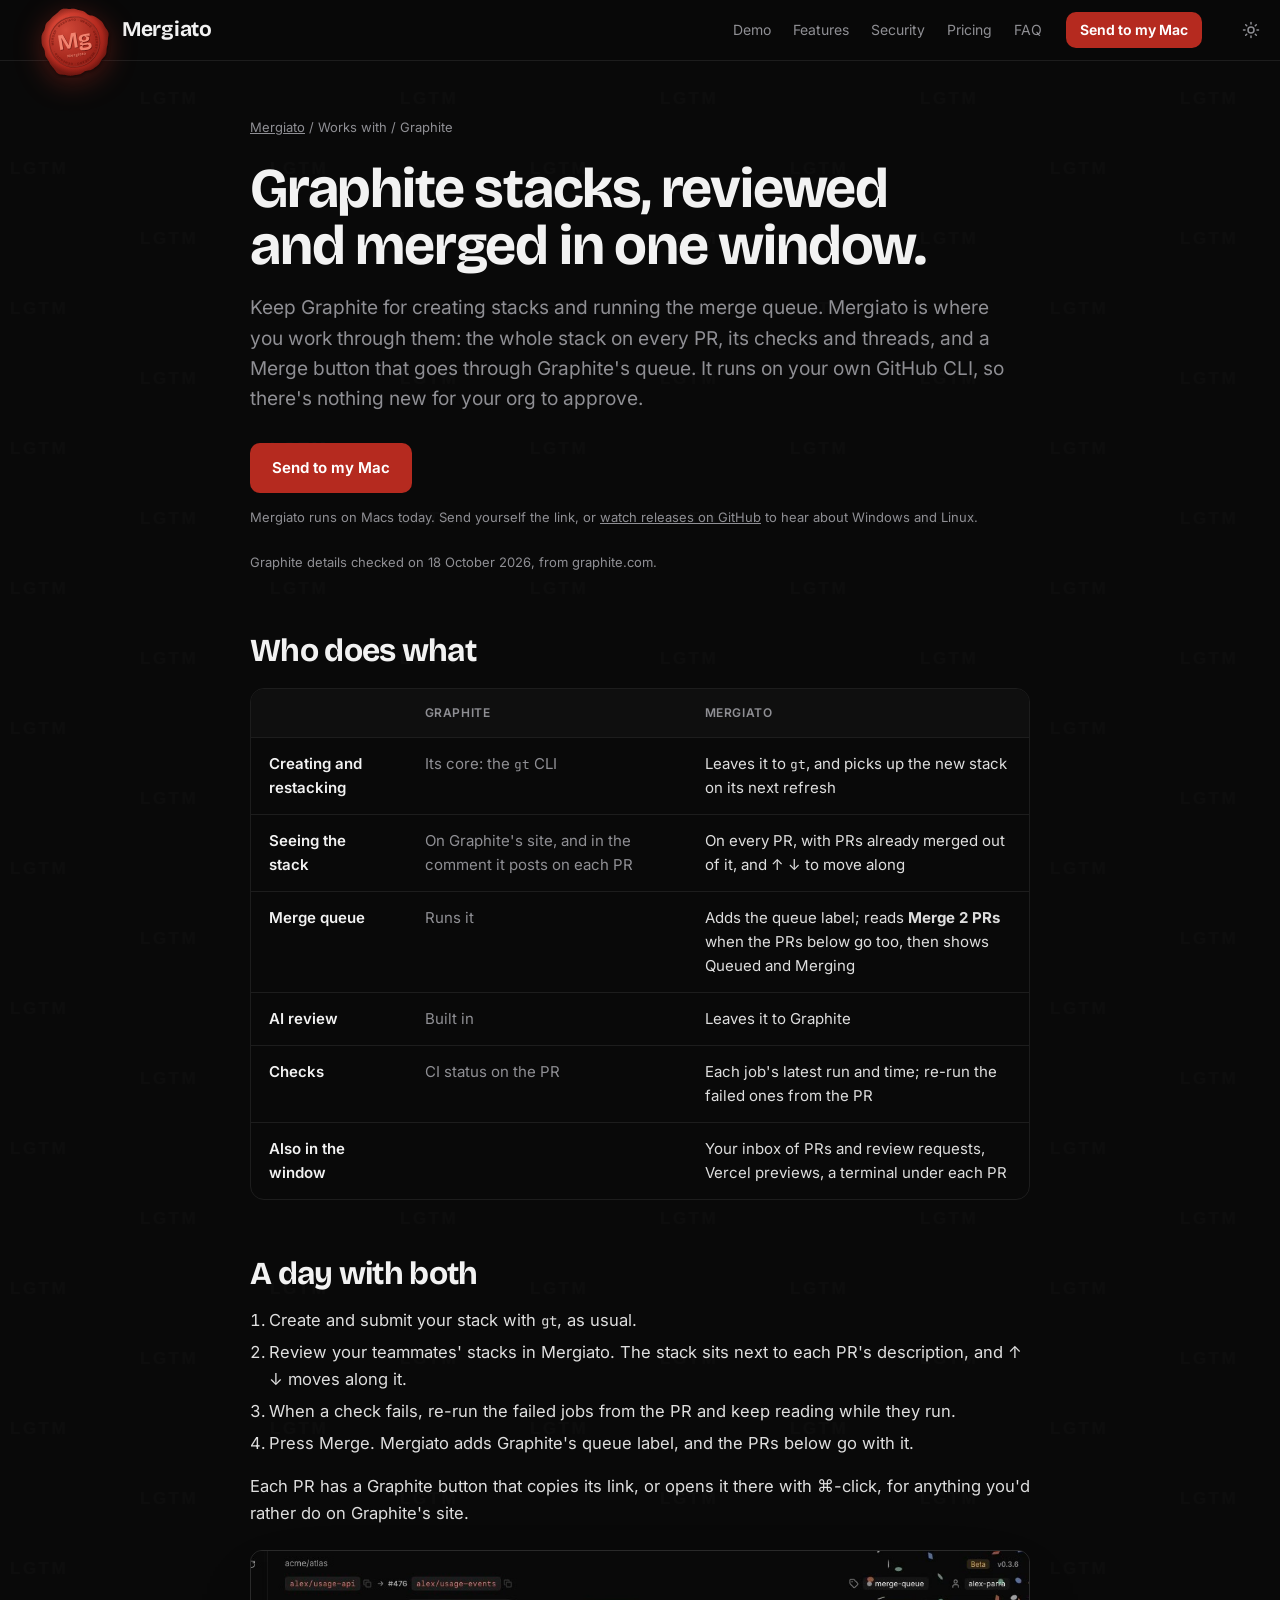
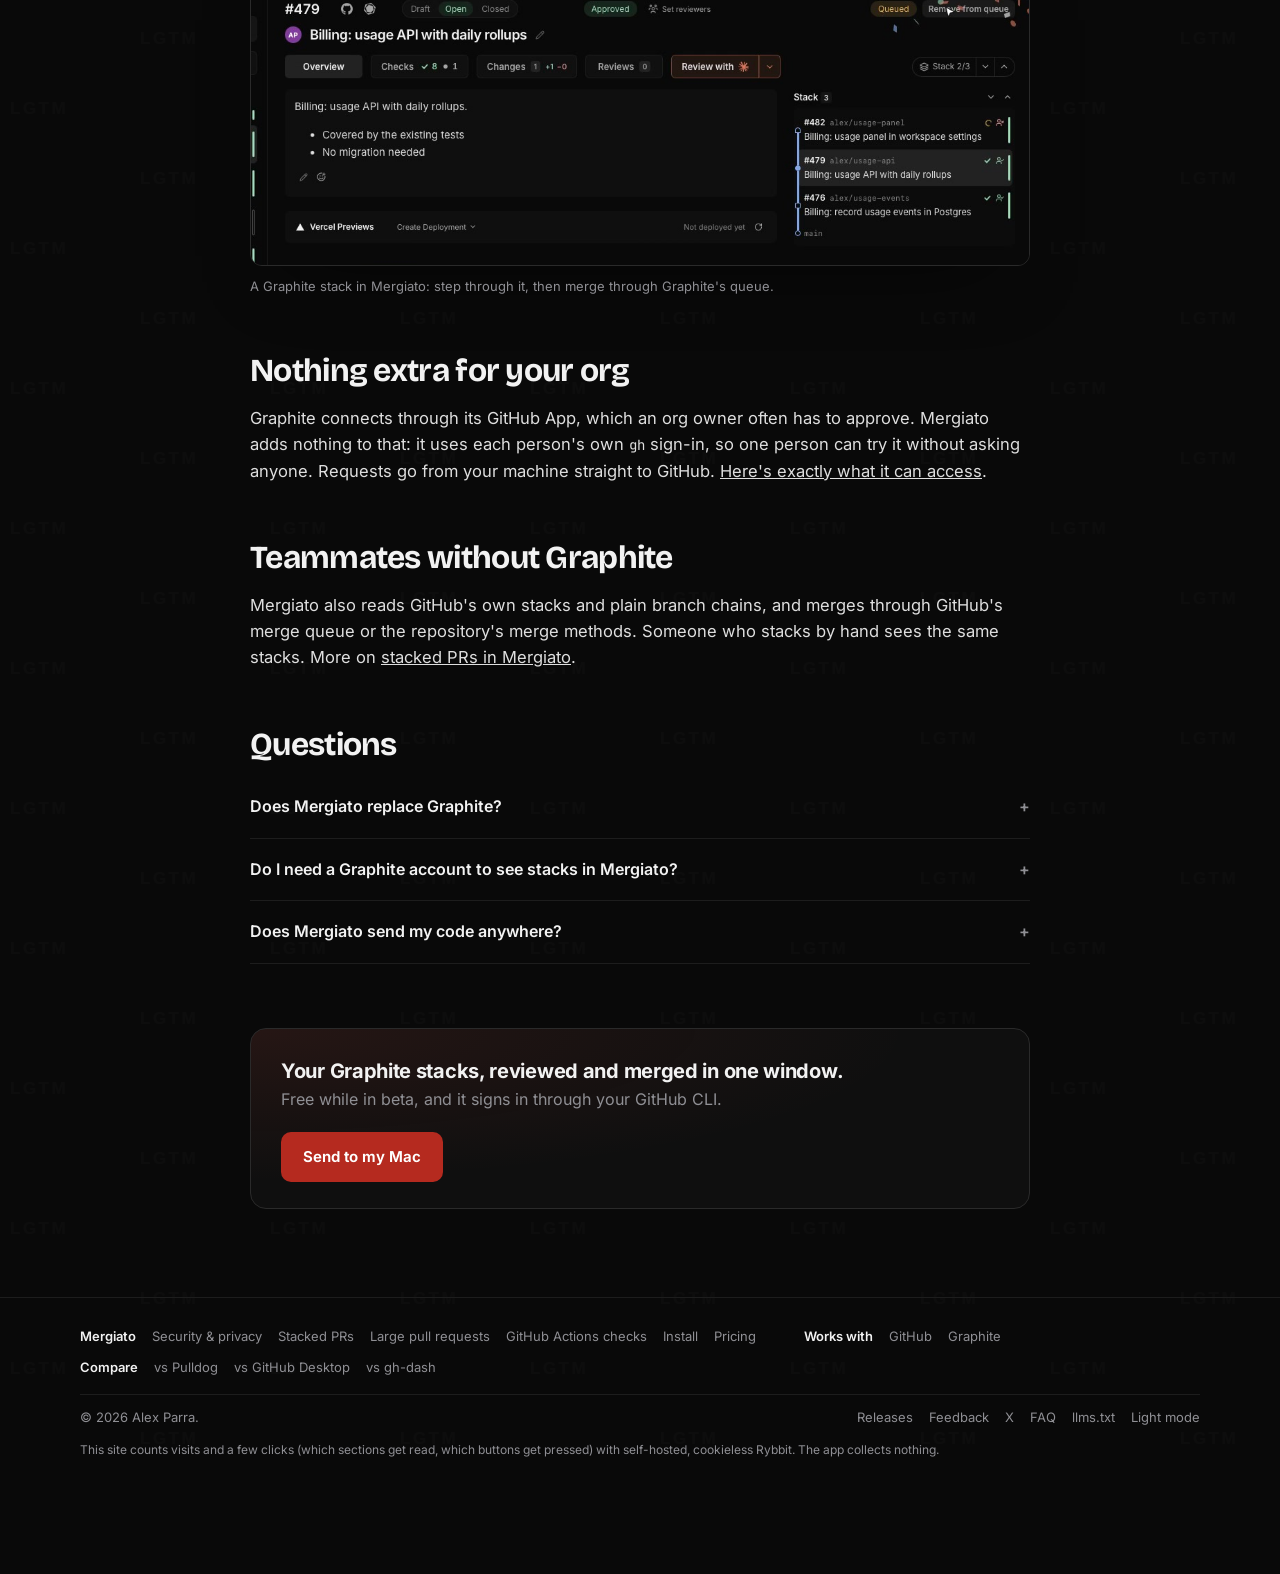
<file: compare/graphite/index.html>
<!doctype html>
<!-- The Graphite page moved when it became a works-with page; GitHub Pages has no redirects, so this forwards. -->
<meta charset="utf-8" />
<title>Mergiato with Graphite</title>
<link rel="canonical" href="https://mergiato.com/works-with/graphite/" />
<meta name="robots" content="noindex" />
<meta http-equiv="refresh" content="0; url=/works-with/graphite/" />
<a href="/works-with/graphite/">Mergiato with Graphite</a>
</file>
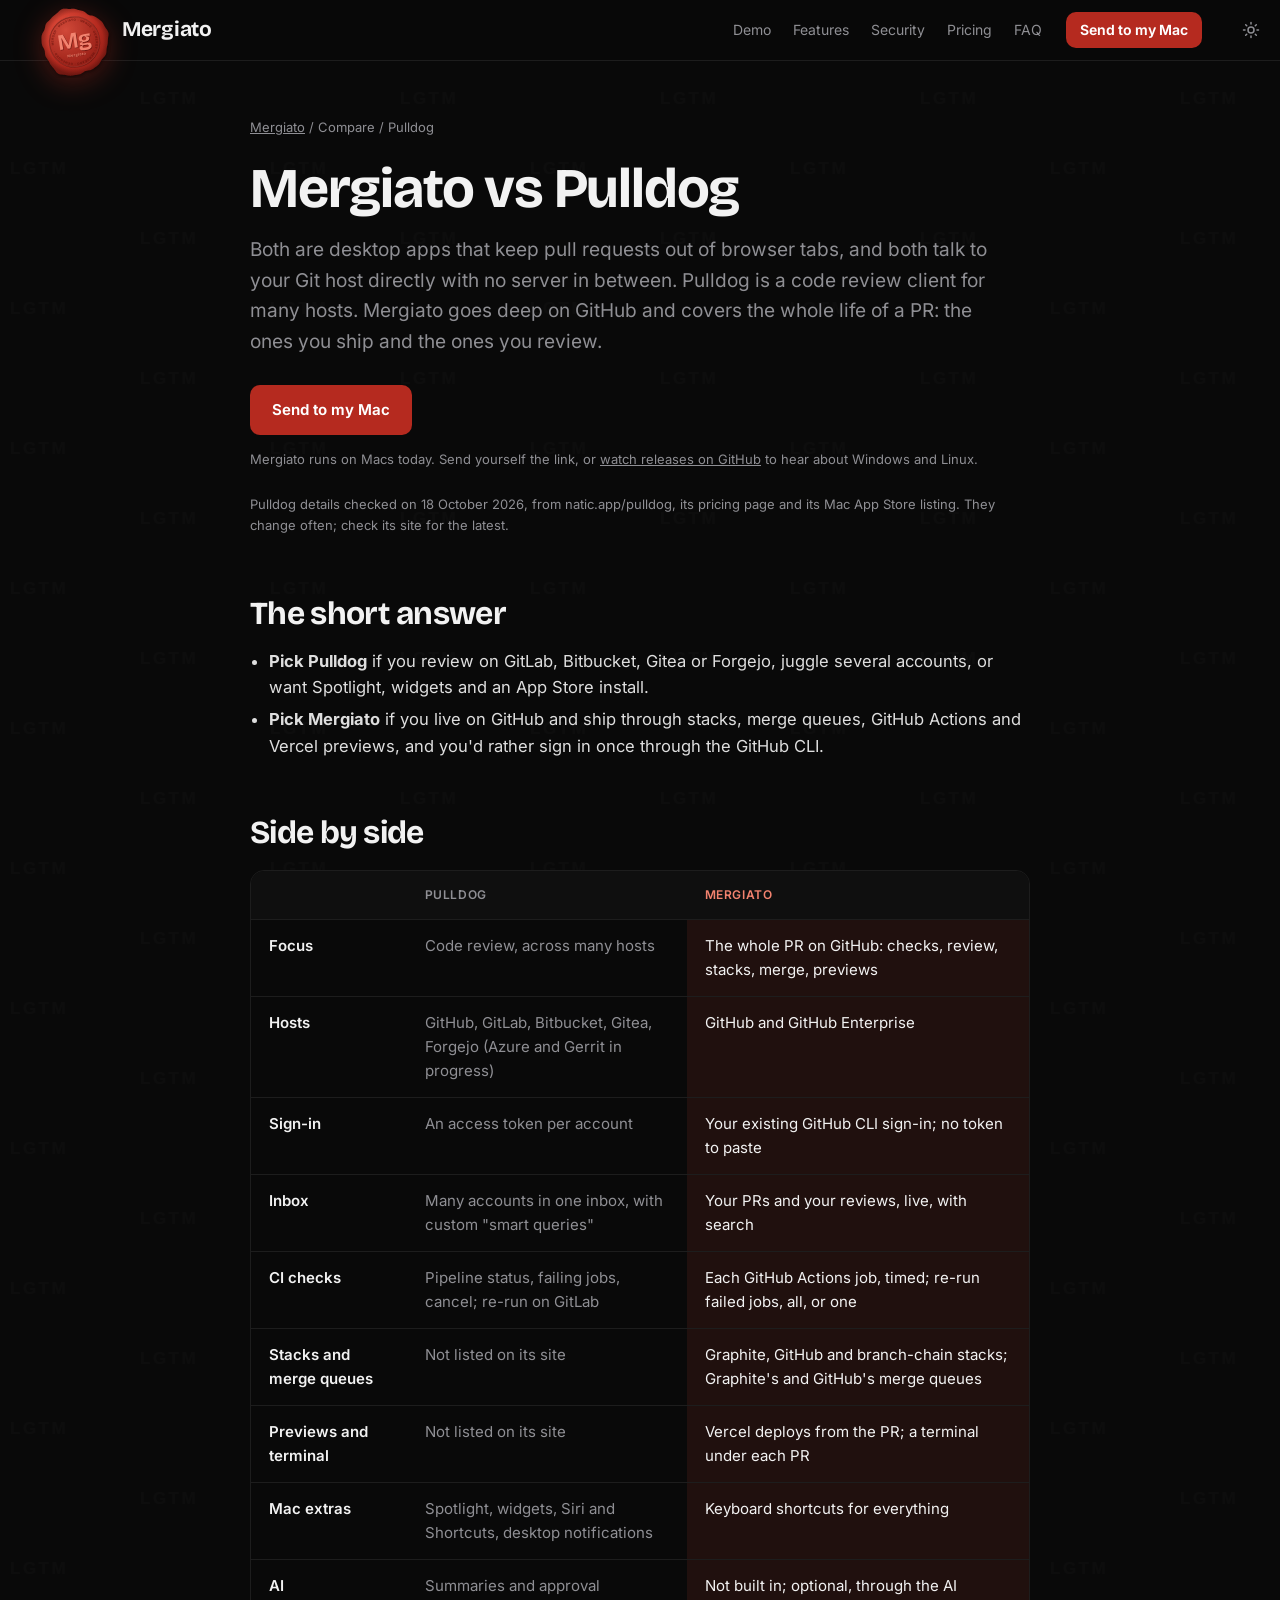
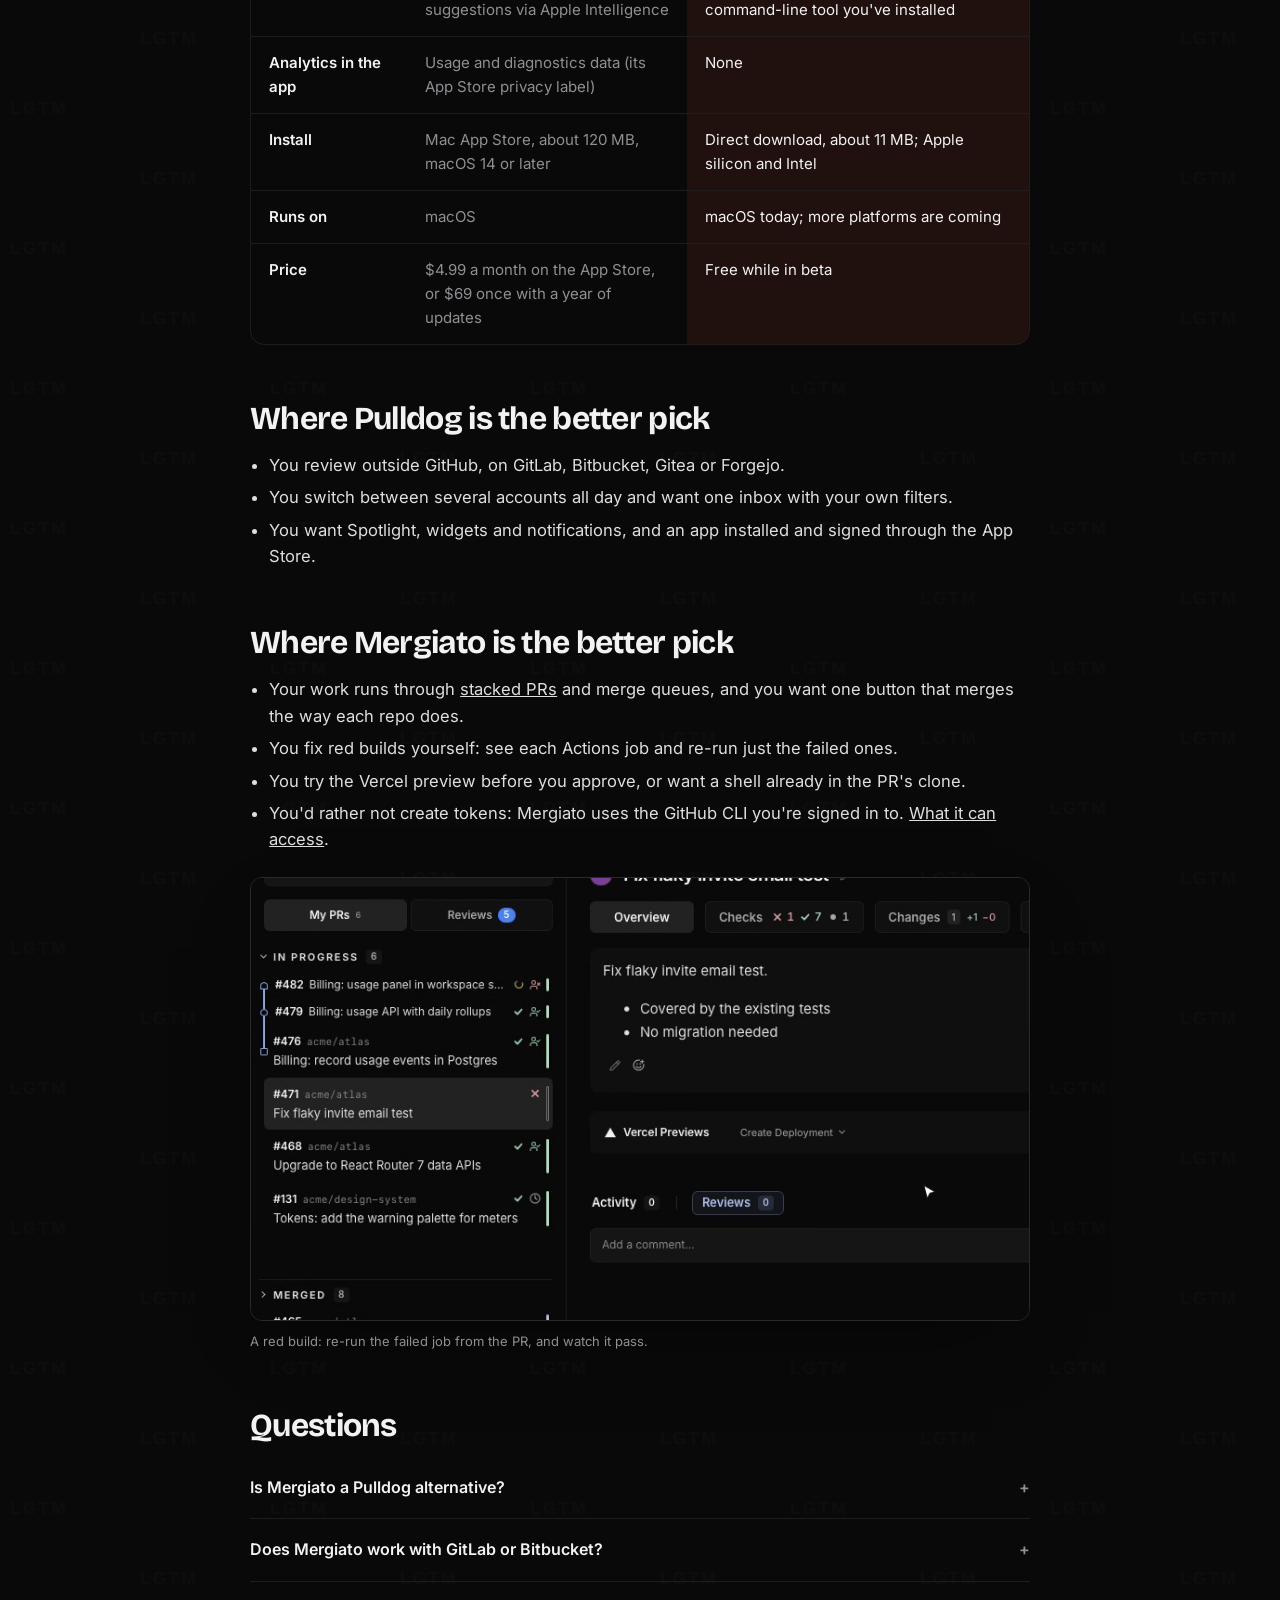
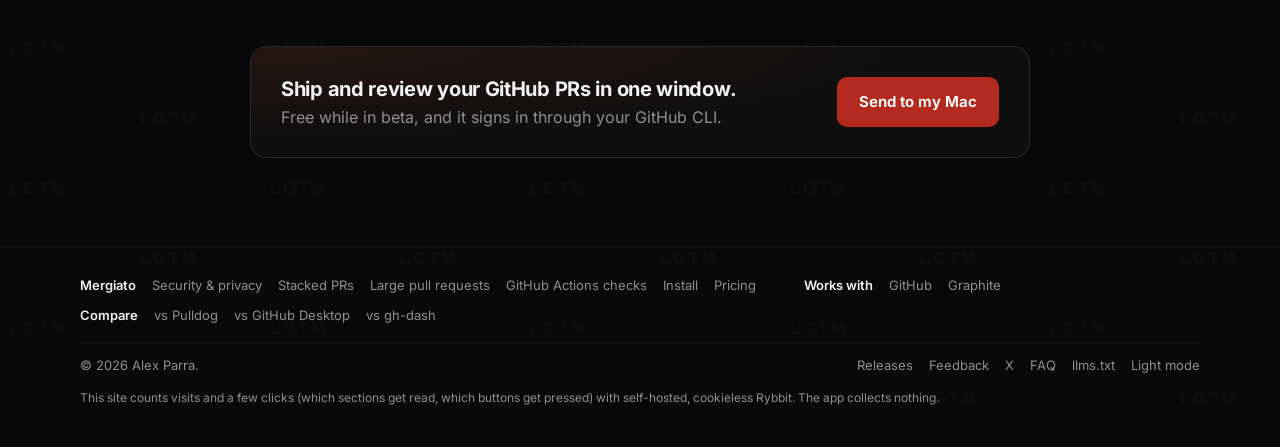
<file: compare/pulldog/index.html>
<!doctype html>
<html lang="en" class="scroll-pt-18 scroll-smooth motion-reduce:scroll-auto">
  <head>
    <meta charset="utf-8" />
    <meta name="viewport" content="width=device-width, initial-scale=1" />
    <title>Mergiato vs Pulldog: desktop apps for PRs · Mergiato</title>
    <meta name="description" content="Pulldog is a Mac code review client for GitHub, GitLab and more. Mergiato covers the whole life of a GitHub PR: checks, stacks, merge queues, previews." />
    <meta name="author" content="Alex Parra" />
    <meta name="application-name" content="Mergiato" />
    <link rel="canonical" href="https://mergiato.com/compare/pulldog/" />
    <meta property="og:type" content="website" />
    <meta property="og:site_name" content="Mergiato" />
    <meta property="og:url" content="https://mergiato.com/compare/pulldog/" />
    <meta property="og:title" content="Mergiato vs Pulldog" />
    <meta property="og:description" content="Pulldog is a Mac code review client for GitHub, GitLab and more. Mergiato covers the whole life of a GitHub PR: checks, stacks, merge queues, previews." />
    <meta property="og:image" content="https://mergiato.com/og/compare-pulldog.jpg?v=a86153a8" />
    <meta property="og:image:width" content="1200" />
    <meta property="og:image:height" content="630" />
    <meta property="og:image:alt" content="Mergiato: Mergiato vs Pulldog: desktop apps for PRs" />
    <meta name="twitter:card" content="summary_large_image" />
    <meta name="twitter:site" content="@mergiato" />
    <meta name="twitter:title" content="Mergiato vs Pulldog" />
    <meta name="twitter:description" content="Pulldog is a Mac code review client for GitHub, GitLab and more. Mergiato covers the whole life of a GitHub PR: checks, stacks, merge queues, previews." />
    <meta name="twitter:image" content="https://mergiato.com/og/compare-pulldog.jpg?v=a86153a8" />
    <meta name="theme-color" content="#090909" />
    <link rel="icon" href="/favicon.png" />
    <link rel="apple-touch-icon" href="/icon.png" />
    <!-- A plain-text summary for AI agents and LLMs (llmstxt.org). -->
    <link rel="alternate" type="text/plain" href="/llms.txt" title="Mergiato, for language models" />
    <!-- Fonts are served from here: faster first paint, and no visitor request goes to a third party. -->
    <link rel="preload" href="/fonts/inter-latin-wght-normal.woff2" as="font" type="font/woff2" crossorigin />
    <link
      rel="preload"
      href="/fonts/bricolage-grotesque-latin-opsz-normal.woff2"
      as="font"
      type="font/woff2"
      crossorigin
    />
    <style>
      /*! tailwindcss v4.3.3 | MIT License | https://tailwindcss.com */
@layer properties{@supports (((-webkit-hyphens:none)) and (not (margin-trim:inline))) or ((-moz-orient:inline) and (not (color:rgb(from red r g b)))){*,:before,:after,::backdrop{--tw-translate-x:0;--tw-translate-y:0;--tw-translate-z:0;--tw-border-style:solid;--tw-leading:initial;--tw-font-weight:initial;--tw-tracking:initial;--tw-shadow:0 0 #0000;--tw-shadow-color:initial;--tw-shadow-alpha:100%;--tw-inset-shadow:0 0 #0000;--tw-inset-shadow-color:initial;--tw-inset-shadow-alpha:100%;--tw-ring-color:initial;--tw-ring-shadow:0 0 #0000;--tw-inset-ring-color:initial;--tw-inset-ring-shadow:0 0 #0000;--tw-ring-inset:initial;--tw-ring-offset-width:0px;--tw-ring-offset-color:#fff;--tw-ring-offset-shadow:0 0 #0000;--tw-blur:initial;--tw-brightness:initial;--tw-contrast:initial;--tw-grayscale:initial;--tw-hue-rotate:initial;--tw-invert:initial;--tw-opacity:initial;--tw-saturate:initial;--tw-sepia:initial;--tw-drop-shadow:initial;--tw-drop-shadow-color:initial;--tw-drop-shadow-alpha:100%;--tw-drop-shadow-size:initial;--tw-backdrop-blur:initial;--tw-backdrop-brightness:initial;--tw-backdrop-contrast:initial;--tw-backdrop-grayscale:initial;--tw-backdrop-hue-rotate:initial;--tw-backdrop-invert:initial;--tw-backdrop-opacity:initial;--tw-backdrop-saturate:initial;--tw-backdrop-sepia:initial;--tw-duration:initial;--tw-content:""}}}@layer theme{:root,:host{--font-sans:"Inter", "Inter Fallback", -apple-system, BlinkMacSystemFont, "Segoe UI", sans-serif;--font-mono:"JetBrains Mono", ui-monospace, SFMono-Regular, Menlo, monospace;--spacing:.25rem;--font-weight-semibold:600;--font-weight-bold:700;--radius-md:.375rem;--radius-lg:.5rem;--radius-xl:.75rem;--radius-2xl:1rem;--default-transition-duration:.15s;--default-transition-timing-function:cubic-bezier(.4, 0, .2, 1);--default-font-family:var(--font-sans);--default-mono-font-family:var(--font-mono);--color-white:#fff;--color-page:#090909;--color-panel:#0f0f0f;--color-raised:#151515;--color-edge:#1d1d1d;--color-edge-strong:#2a2a2a;--color-fg:#f2f2f2;--color-body:#dedede;--color-muted:#8f8f94;--color-accent:#80a7e8;--color-accent-soft:#80a7e81f;--color-ok:#8dceaa;--color-ok-soft:#8dceaa1f;--color-bad:#dd9396;--color-wait:#e8b45d;--color-violet-soft:#c9b3f024;--color-merge:#1f7a42;--color-button:#f2f2f2;--color-button-fg:#111;--color-shadow:#000000b3;--color-app-sidebar:#0f0f0f;--color-app-input:#151515;--color-app-hover:#1a1a1a;--color-app-selected:#222;--color-app-file-head:#171717;--color-app-code:#080808;--color-app-branch:#ec7a68;--color-diff-add:#122018;--color-diff-del:#211519;--color-syn-keyword:#ff7b72;--color-syn-string:#a5d6ff;--color-syn-constant:#79c0ff;--color-syn-title:#d2a8ff;--color-pill-green:#17251d;--color-pill-green-fg:#9fdfb9;--color-pill-purple:#231c2d;--color-pill-purple-fg:#c9b3f0;--color-pill-neutral:#2b2b2b;--color-pill-neutral-fg:#d4d4d4;--color-pill-red:#2b1c1e;--color-pill-red-fg:#e3a3a3;--color-pill-amber:#2a2214;--color-claude:#d97757;--color-seal:#b52a1f;--color-seal-ink:#f3836f;--color-seal-soft:#e8513f1a;--font-display:"Bricolage Grotesque", "Inter", -apple-system, BlinkMacSystemFont, sans-serif}}@layer base{*,:after,:before,::backdrop{box-sizing:border-box;border:0 solid;margin:0;padding:0}::file-selector-button{box-sizing:border-box;border:0 solid;margin:0;padding:0}html,:host{-webkit-text-size-adjust:100%;tab-size:4;line-height:1.5;font-family:var(--default-font-family,-apple-system, BlinkMacSystemFont, "Segoe UI", Roboto, "Helvetica Neue", "Noto Sans", Arial, sans-serif, "Apple Color Emoji", "Segoe UI Emoji", "Segoe UI Symbol", "Noto Color Emoji");font-feature-settings:var(--default-font-feature-settings,normal);font-variation-settings:var(--default-font-variation-settings,normal);-webkit-tap-highlight-color:transparent}hr{height:0;color:inherit;border-top-width:1px}abbr:where([title]){-webkit-text-decoration:underline dotted;text-decoration:underline dotted}h1,h2,h3,h4,h5,h6{font-size:inherit;font-weight:inherit}a{color:inherit;-webkit-text-decoration:inherit;-webkit-text-decoration:inherit;-webkit-text-decoration:inherit;text-decoration:inherit}b,strong{font-weight:bolder}code,kbd,samp,pre{font-family:var(--default-mono-font-family,ui-monospace, SFMono-Regular, Menlo, Monaco, Consolas, "Liberation Mono", "Courier New", monospace);font-feature-settings:var(--default-mono-font-feature-settings,normal);font-variation-settings:var(--default-mono-font-variation-settings,normal);font-size:1em}small{font-size:80%}sub,sup{vertical-align:baseline;font-size:75%;line-height:0;position:relative}sub{bottom:-.25em}sup{top:-.5em}table{text-indent:0;border-color:inherit;border-collapse:collapse}:-moz-focusring:where(:not(iframe)){outline:auto}progress{vertical-align:baseline}summary{display:list-item}ol,ul,menu{list-style:none}img,svg,video,canvas,audio,iframe,embed,object{vertical-align:middle;display:block}img,video{max-width:100%;height:auto}button,input,select,optgroup,textarea{font:inherit;font-feature-settings:inherit;font-variation-settings:inherit;letter-spacing:inherit;color:inherit;opacity:1;background-color:#0000;border-radius:0}::file-selector-button{font:inherit;font-feature-settings:inherit;font-variation-settings:inherit;letter-spacing:inherit;color:inherit;opacity:1;background-color:#0000;border-radius:0}:where(select:is([multiple],[size])) optgroup{font-weight:bolder}:where(select:is([multiple],[size])) optgroup option{padding-inline-start:20px}::file-selector-button{margin-inline-end:4px}::placeholder{opacity:1}@supports (not ((-webkit-appearance:-apple-pay-button))) or (contain-intrinsic-size:1px){::placeholder{color:currentColor}@supports (color:color-mix(in lab, red, red)){::placeholder{color:color-mix(in oklab, currentcolor 50%, transparent)}}}textarea{resize:vertical}::-webkit-search-decoration{-webkit-appearance:none}::-webkit-date-and-time-value{min-height:1lh;text-align:inherit}::-webkit-datetime-edit{display:inline-flex}::-webkit-datetime-edit-fields-wrapper{padding:0}::-webkit-datetime-edit{padding-block:0}::-webkit-datetime-edit-year-field{padding-block:0}::-webkit-datetime-edit-month-field{padding-block:0}::-webkit-datetime-edit-day-field{padding-block:0}::-webkit-datetime-edit-hour-field{padding-block:0}::-webkit-datetime-edit-minute-field{padding-block:0}::-webkit-datetime-edit-second-field{padding-block:0}::-webkit-datetime-edit-millisecond-field{padding-block:0}::-webkit-datetime-edit-meridiem-field{padding-block:0}::-webkit-calendar-picker-indicator{line-height:1}:-moz-ui-invalid{box-shadow:none}button,input:where([type=button],[type=reset],[type=submit]){appearance:button}::file-selector-button{appearance:button}::-webkit-inner-spin-button{height:auto}::-webkit-outer-spin-button{height:auto}[hidden]:where(:not([hidden=until-found])){display:none!important}@font-face{font-family:Inter;font-style:normal;font-weight:100 900;font-display:swap;src:url(/fonts/inter-latin-wght-normal.woff2)format("woff2")}@font-face{font-family:Inter Fallback;src:local(Arial);ascent-override:90.44%;descent-override:22.52%;line-gap-override:0%;size-adjust:107.12%}@font-face{font-family:Bricolage Grotesque;font-style:normal;font-weight:200 800;font-display:swap;src:url(/fonts/bricolage-grotesque-latin-opsz-normal.woff2)format("woff2")}@font-face{font-family:JetBrains Mono;font-style:normal;font-weight:100 800;font-display:swap;src:url(/fonts/jetbrains-mono-latin-wght-normal.woff2)format("woff2")}:root{color-scheme:dark;--print:url("data:image/svg+xml,%3Csvg xmlns='http://www.w3.org/2000/svg' width='260' height='140'%3E%3Cg font-family='Helvetica Neue,Helvetica,Arial,sans-serif' font-weight='700' font-size='17' letter-spacing='2.5' fill='%23ffffff' fill-opacity='0.016'%3E%3Ctext x='10' y='34'%3ELGTM%3C/text%3E%3Ctext x='140' y='104'%3ELGTM%3C/text%3E%3C/g%3E%3C/svg%3E")}:root[data-theme=light]{color-scheme:light;--print:url("data:image/svg+xml,%3Csvg xmlns='http://www.w3.org/2000/svg' width='260' height='140'%3E%3Cg font-family='Helvetica Neue,Helvetica,Arial,sans-serif' font-weight='700' font-size='17' letter-spacing='2.5' fill='%23000000' fill-opacity='0.022'%3E%3Ctext x='10' y='34'%3ELGTM%3C/text%3E%3Ctext x='140' y='104'%3ELGTM%3C/text%3E%3C/g%3E%3C/svg%3E");--color-page:#fff;--color-panel:#f7f7f8;--color-raised:#efeff1;--color-edge:#e4e4e7;--color-edge-strong:#d4d4d8;--color-fg:#18181b;--color-body:#27272a;--color-muted:#5c5c66;--color-accent:#2f5fb3;--color-accent-soft:#2f5fb31a;--color-ok:#1a7f4b;--color-ok-soft:#1a7f4b1a;--color-bad:#c03b42;--color-wait:#a76a00;--color-violet-soft:#6b46c11a;--color-button:#18181b;--color-button-fg:#fff;--color-shadow:#0000002e;--color-app-sidebar:#f7f7f8;--color-app-input:#fff;--color-app-hover:#f0f0f2;--color-app-selected:#e8e8eb;--color-app-file-head:#f6f6f7;--color-app-code:#fff;--color-app-branch:#c4553f;--color-diff-add:#e6f6ec;--color-diff-del:#fcebec;--color-syn-keyword:#cf222e;--color-syn-string:#0a3069;--color-syn-constant:#0550ae;--color-syn-title:#8250df;--color-pill-green:#e3f4ea;--color-pill-green-fg:#1a6b3f;--color-pill-purple:#efe7fb;--color-pill-purple-fg:#6b46c1;--color-pill-neutral:#e8e8eb;--color-pill-neutral-fg:#3f3f46;--color-pill-red:#fbe8e9;--color-pill-red-fg:#a8323a;--color-pill-amber:#fbf1dc;--color-seal-ink:#a3241a;--color-seal-soft:#b52a1f12}body{background-image:var(--print)}code,kbd,pre{font-family:var(--font-mono);font-variant-ligatures:none}code,kbd{font-size:.85em}kbd{border:1px solid var(--color-edge-strong);min-width:1.9em;color:var(--color-fg);text-align:center;border-bottom-width:2px;border-radius:6px;padding:1px 6px;display:inline-block}details{border-bottom:1px solid var(--color-edge);padding:18px 0}summary{color:var(--color-fg);cursor:pointer;font-weight:600;list-style:none}summary::-webkit-details-marker{display:none}summary:after{content:"+";float:right;color:var(--color-muted)}details[open] summary:after{content:"−"}details p{max-width:72ch;color:var(--color-muted);margin-top:10px}@media (prefers-reduced-motion:reduce){*,:before,:after{transition:none!important;animation:none!important}}}@layer prose{.prose h2{color:var(--color-fg);font-family:var(--font-display);letter-spacing:-.7px;text-wrap:balance;margin:56px 0 14px;font-size:clamp(24px,3vw,32px);font-weight:700;line-height:1.1}.prose h2:first-child{margin-top:0}.prose h3{color:var(--color-fg);margin:28px 0 8px;font-size:18px;font-weight:700}.prose :where(p,ul,ol){margin-block:1em}.prose :where(ul,ol){padding-left:1.2em}.prose ul{list-style:outside}.prose ol{list-style:decimal}.prose :where(p,li){color:var(--color-body);font-size:16.5px}.prose li+li{margin-top:6px}.prose a{text-decoration:underline}.prose details p{margin:10px 0 0}.prose figure{margin:24px 0}.prose table{border:1px solid var(--color-edge);border-collapse:separate;border-spacing:0;background:var(--color-page);border-radius:14px;width:100%;margin:20px 0 8px;font-size:15px;overflow:hidden}.prose :where(th,td){border-bottom:1px solid var(--color-edge);text-align:left;vertical-align:top;padding:14px 18px}.prose tr:last-child td{border-bottom:0}.prose thead th{background:var(--color-panel);color:var(--color-muted);letter-spacing:.6px;text-transform:uppercase;font-size:12px;font-weight:600}.prose td:first-child{width:20%;color:var(--color-fg);font-weight:600}.prose td:nth-child(2){width:36%;color:var(--color-muted)}.prose td:last-child{color:var(--color-body)}@media not all and (min-width:761px){.prose :where(table,tbody,tr,td){display:block;width:100%!important}.prose thead{display:none}.prose tr{border-bottom:1px solid var(--color-edge)}.prose td{border:0;padding:6px 16px}.prose td:first-child{padding-top:14px}.prose td:last-child{padding-bottom:14px}}}@layer utilities{.absolute{position:absolute}.fixed{position:fixed}.sticky{position:sticky}.-top-15{top:calc(var(--spacing) * -15)}.top-0{top:0}.top-3\.25{top:calc(var(--spacing) * 3.25)}.right-3{right:calc(var(--spacing) * 3)}.bottom-6{bottom:calc(var(--spacing) * 6)}.left-1\/2{left:50%}.left-4{left:calc(var(--spacing) * 4)}.z-20{z-index:20}.z-30{z-index:30}.z-60{z-index:60}.m-0{margin:0}.m-auto{margin:auto}.mx-auto{margin-inline:auto}.mt-1\.5{margin-top:calc(var(--spacing) * 1.5)}.mt-2{margin-top:calc(var(--spacing) * 2)}.mt-2\.5{margin-top:calc(var(--spacing) * 2.5)}.mt-3\.5{margin-top:calc(var(--spacing) * 3.5)}.mt-6{margin-top:calc(var(--spacing) * 6)}.mt-16{margin-top:calc(var(--spacing) * 16)}.mr-2{margin-right:calc(var(--spacing) * 2)}.-mb-4{margin-bottom:calc(var(--spacing) * -4)}.mb-2\.5{margin-bottom:calc(var(--spacing) * 2.5)}.mb-3{margin-bottom:calc(var(--spacing) * 3)}.mb-3\.25{margin-bottom:calc(var(--spacing) * 3.25)}.mb-4{margin-bottom:calc(var(--spacing) * 4)}.mb-4\.5{margin-bottom:calc(var(--spacing) * 4.5)}.mb-5{margin-bottom:calc(var(--spacing) * 5)}.mb-5\.5{margin-bottom:calc(var(--spacing) * 5.5)}.mb-7{margin-bottom:calc(var(--spacing) * 7)}.ml-auto{margin-left:auto}.block{display:block}.flex{display:flex}.grid{display:grid}.hidden{display:none}.inline-flex{display:inline-flex}.size-4\.5{width:calc(var(--spacing) * 4.5);height:calc(var(--spacing) * 4.5)}.size-6{width:calc(var(--spacing) * 6);height:calc(var(--spacing) * 6)}.size-8\.5{width:calc(var(--spacing) * 8.5);height:calc(var(--spacing) * 8.5)}.size-\[62px\]{width:62px;height:62px}.h-15{height:calc(var(--spacing) * 15)}.h-auto{height:auto}.w-\[min\(520px\,100\%_-_32px\)\]{width:min(520px,100% - 32px)}.w-\[min\(780px\,100\%_-_32px\)\]{width:min(780px,100% - 32px)}.w-\[min\(1120px\,100\%_-_32px\)\]{width:min(1120px,100% - 32px)}.w-\[min\(1200px\,100\%_-_32px\)\]{width:min(1200px,100% - 32px)}.w-full{width:100%}.max-w-\[21ch\]{max-width:21ch}.max-w-\[64ch\]{max-width:64ch}.shrink-0{flex-shrink:0}.basis-full{flex-basis:100%}.-translate-x-1\/2{--tw-translate-x:calc(calc(1 / 2 * 100%) * -1);translate:var(--tw-translate-x) var(--tw-translate-y)}.cursor-pointer{cursor:pointer}.scroll-pt-18{scroll-padding-top:calc(var(--spacing) * 18)}.grid-cols-\[28px_1fr\]{grid-template-columns:28px 1fr}.flex-wrap{flex-wrap:wrap}.place-items-center{place-items:center}.items-baseline{align-items:baseline}.items-center{align-items:center}.justify-between{justify-content:space-between}.gap-2{gap:calc(var(--spacing) * 2)}.gap-2\.5{gap:calc(var(--spacing) * 2.5)}.gap-3{gap:calc(var(--spacing) * 3)}.gap-3\.5{gap:calc(var(--spacing) * 3.5)}.gap-5{gap:calc(var(--spacing) * 5)}.gap-5\.5{gap:calc(var(--spacing) * 5.5)}.gap-6{gap:calc(var(--spacing) * 6)}.gap-x-4{column-gap:calc(var(--spacing) * 4)}.gap-x-12{column-gap:calc(var(--spacing) * 12)}.gap-y-1\.5{row-gap:calc(var(--spacing) * 1.5)}.gap-y-2\.5{row-gap:calc(var(--spacing) * 2.5)}.self-start{align-self:flex-start}.overflow-x-hidden{overflow-x:hidden}.scroll-smooth{scroll-behavior:smooth}.rounded-2xl{border-radius:var(--radius-2xl)}.rounded-\[10px\]{border-radius:10px}.rounded-lg{border-radius:var(--radius-lg)}.rounded-md{border-radius:var(--radius-md)}.rounded-xl{border-radius:var(--radius-xl)}.border{border-style:var(--tw-border-style);border-width:1px}.border-t{border-top-style:var(--tw-border-style);border-top-width:1px}.border-b{border-bottom-style:var(--tw-border-style);border-bottom-width:1px}.border-edge{border-color:var(--color-edge)}.border-edge-strong{border-color:var(--color-edge-strong)}.bg-button{background-color:var(--color-button)}.bg-page{background-color:var(--color-page)}.bg-page\/82{background-color:#090909d1}@supports (color:color-mix(in lab, red, red)){.bg-page\/82{background-color:color-mix(in oklab, var(--color-page) 82%, transparent)}}.bg-panel{background-color:var(--color-panel)}.bg-raised{background-color:var(--color-raised)}.bg-seal{background-color:var(--color-seal)}.bg-\[radial-gradient\(ellipse_at_0\%_0\%\,var\(--color-seal-soft\)\,transparent_60\%\)\]{background-image:radial-gradient(ellipse at 0% 0%,var(--color-seal-soft),transparent 60%)}.px-2{padding-inline:calc(var(--spacing) * 2)}.px-3{padding-inline:calc(var(--spacing) * 3)}.px-3\.5{padding-inline:calc(var(--spacing) * 3.5)}.px-4{padding-inline:calc(var(--spacing) * 4)}.px-5\.5{padding-inline:calc(var(--spacing) * 5.5)}.px-6\.5{padding-inline:calc(var(--spacing) * 6.5)}.px-7\.5{padding-inline:calc(var(--spacing) * 7.5)}.py-0\.75{padding-block:calc(var(--spacing) * .75)}.py-1\.5{padding-block:calc(var(--spacing) * 1.5)}.py-1\.75{padding-block:calc(var(--spacing) * 1.75)}.py-2{padding-block:calc(var(--spacing) * 2)}.py-2\.5{padding-block:calc(var(--spacing) * 2.5)}.py-3\.5{padding-block:calc(var(--spacing) * 3.5)}.py-3\.25{padding-block:calc(var(--spacing) * 3.25)}.py-6\.5{padding-block:calc(var(--spacing) * 6.5)}.pt-6\.5{padding-top:calc(var(--spacing) * 6.5)}.pt-7{padding-top:calc(var(--spacing) * 7)}.pt-10{padding-top:calc(var(--spacing) * 10)}.pt-14{padding-top:calc(var(--spacing) * 14)}.pr-1\.5{padding-right:calc(var(--spacing) * 1.5)}.pb-2{padding-bottom:calc(var(--spacing) * 2)}.pb-4{padding-bottom:calc(var(--spacing) * 4)}.pb-5\.5{padding-bottom:calc(var(--spacing) * 5.5)}.pb-10{padding-bottom:calc(var(--spacing) * 10)}.pb-22{padding-bottom:calc(var(--spacing) * 22)}.pl-3{padding-left:calc(var(--spacing) * 3)}.font-display{font-family:var(--font-display)}.font-mono{font-family:var(--font-mono)}.font-sans{font-family:var(--font-sans)}.text-\[16px\]\/\[1\.6\]{font-size:16px;line-height:1.6}.text-\[11px\]{font-size:11px}.text-\[12px\]{font-size:12px}.text-\[13px\]{font-size:13px}.text-\[14px\]{font-size:14px}.text-\[15px\]{font-size:15px}.text-\[16px\]{font-size:16px}.text-\[20px\]{font-size:20px}.text-\[21px\]{font-size:21px}.text-\[22px\]{font-size:22px}.text-\[clamp\(16px\,2\.2vw\,19px\)\]{font-size:clamp(16px,2.2vw,19px)}.text-\[clamp\(34px\,5vw\,56px\)\]{font-size:clamp(34px,5vw,56px)}.leading-\[1\.03\]{--tw-leading:1.03;line-height:1.03}.font-\[650\]{--tw-font-weight:650;font-weight:650}.font-bold{--tw-font-weight:var(--font-weight-bold);font-weight:var(--font-weight-bold)}.font-semibold{--tw-font-weight:var(--font-weight-semibold);font-weight:var(--font-weight-semibold)}.tracking-\[-0\.3px\]{--tw-tracking:-.3px;letter-spacing:-.3px}.tracking-\[-0\.4px\]{--tw-tracking:-.4px;letter-spacing:-.4px}.tracking-\[-1\.2px\]{--tw-tracking:-1.2px;letter-spacing:-1.2px}.text-balance{text-wrap:balance}.whitespace-nowrap{white-space:nowrap}.text-body{color:var(--color-body)}.text-button-fg{color:var(--color-button-fg)}.text-fg{color:var(--color-fg)}.text-muted{color:var(--color-muted)}.text-white{color:var(--color-white)}.no-underline{text-decoration-line:none}.underline{text-decoration-line:underline}.antialiased{-webkit-font-smoothing:antialiased;-moz-osx-font-smoothing:grayscale}.shadow-\[0_20px_50px_-20px_var\(--color-shadow\)\]{--tw-shadow:0 20px 50px -20px var(--tw-shadow-color,var(--color-shadow));box-shadow:var(--tw-inset-shadow), var(--tw-inset-ring-shadow), var(--tw-ring-offset-shadow), var(--tw-ring-shadow), var(--tw-shadow)}.shadow-\[0_30px_80px_-40px_var\(--color-shadow\)\]{--tw-shadow:0 30px 80px -40px var(--tw-shadow-color,var(--color-shadow));box-shadow:var(--tw-inset-shadow), var(--tw-inset-ring-shadow), var(--tw-ring-offset-shadow), var(--tw-ring-shadow), var(--tw-shadow)}.shadow-\[0_40px_120px_-30px_var\(--color-shadow\)\]{--tw-shadow:0 40px 120px -30px var(--tw-shadow-color,var(--color-shadow));box-shadow:var(--tw-inset-shadow), var(--tw-inset-ring-shadow), var(--tw-ring-offset-shadow), var(--tw-ring-shadow), var(--tw-shadow)}.blur{--tw-blur:blur(8px);filter:var(--tw-blur,) var(--tw-brightness,) var(--tw-contrast,) var(--tw-grayscale,) var(--tw-hue-rotate,) var(--tw-invert,) var(--tw-saturate,) var(--tw-sepia,) var(--tw-drop-shadow,)}.drop-shadow-\[0_6px_14px_rgb\(181_42_31\/0\.4\)\]{--tw-drop-shadow-size:drop-shadow(0 6px 14px var(--tw-drop-shadow-color,#b52a1f66));--tw-drop-shadow:var(--tw-drop-shadow-size);filter:var(--tw-blur,) var(--tw-brightness,) var(--tw-contrast,) var(--tw-grayscale,) var(--tw-hue-rotate,) var(--tw-invert,) var(--tw-saturate,) var(--tw-sepia,) var(--tw-drop-shadow,)}.backdrop-blur-\[14px\]{--tw-backdrop-blur:blur(14px);-webkit-backdrop-filter:var(--tw-backdrop-blur,) var(--tw-backdrop-brightness,) var(--tw-backdrop-contrast,) var(--tw-backdrop-grayscale,) var(--tw-backdrop-hue-rotate,) var(--tw-backdrop-invert,) var(--tw-backdrop-opacity,) var(--tw-backdrop-saturate,) var(--tw-backdrop-sepia,);backdrop-filter:var(--tw-backdrop-blur,) var(--tw-backdrop-brightness,) var(--tw-backdrop-contrast,) var(--tw-backdrop-grayscale,) var(--tw-backdrop-hue-rotate,) var(--tw-backdrop-invert,) var(--tw-backdrop-opacity,) var(--tw-backdrop-saturate,) var(--tw-backdrop-sepia,)}.transition-\[translate\,opacity\]{transition-property:translate,opacity;transition-timing-function:var(--tw-ease,var(--default-transition-timing-function));transition-duration:var(--tw-duration,var(--default-transition-duration))}.duration-120{--tw-duration:.12s;transition-duration:.12s}.\[counter-increment\:step\]{counter-increment:step}.\[counter-reset\:step\]{counter-reset:step}.backdrop\:bg-\[rgb\(0_0_0\/0\.55\)\]::backdrop{background-color:#0000008c}.backdrop\:backdrop-blur-\[4px\]::backdrop{--tw-backdrop-blur:blur(4px);-webkit-backdrop-filter:var(--tw-backdrop-blur,) var(--tw-backdrop-brightness,) var(--tw-backdrop-contrast,) var(--tw-backdrop-grayscale,) var(--tw-backdrop-hue-rotate,) var(--tw-backdrop-invert,) var(--tw-backdrop-opacity,) var(--tw-backdrop-saturate,) var(--tw-backdrop-sepia,);backdrop-filter:var(--tw-backdrop-blur,) var(--tw-backdrop-brightness,) var(--tw-backdrop-contrast,) var(--tw-backdrop-grayscale,) var(--tw-backdrop-hue-rotate,) var(--tw-backdrop-invert,) var(--tw-backdrop-opacity,) var(--tw-backdrop-saturate,) var(--tw-backdrop-sepia,)}.before\:grid:before{content:var(--tw-content);display:grid}.before\:size-7:before{content:var(--tw-content);width:calc(var(--spacing) * 7);height:calc(var(--spacing) * 7)}.before\:place-items-center:before{content:var(--tw-content);place-items:center}.before\:rounded-full:before{content:var(--tw-content);border-radius:3.40282e38px}.before\:bg-raised:before{content:var(--tw-content);background-color:var(--color-raised)}.before\:text-\[13px\]:before{content:var(--tw-content);font-size:13px}.before\:font-bold:before{content:var(--tw-content);--tw-font-weight:var(--font-weight-bold);font-weight:var(--font-weight-bold)}.before\:text-fg:before{content:var(--tw-content);color:var(--color-fg)}.before\:content-\[counter\(step\)\]:before{--tw-content:counter(step);content:var(--tw-content)}@media (hover:hover){.hover\:-translate-y-px:hover{--tw-translate-y:-1px;translate:var(--tw-translate-x) var(--tw-translate-y)}.hover\:bg-raised:hover{background-color:var(--color-raised)}.hover\:text-fg:hover{color:var(--color-fg)}.hover\:opacity-90:hover{opacity:.9}}.focus\:top-3:focus{top:calc(var(--spacing) * 3)}@media (prefers-reduced-motion:reduce){.motion-reduce\:scroll-auto{scroll-behavior:auto}}@media (min-width:481px){.xs\:grid{display:grid}.xs\:pr-9\.5{padding-right:calc(var(--spacing) * 9.5)}}@media (min-width:761px){.md\:-mb-4\.5{margin-bottom:calc(var(--spacing) * -4.5)}.md\:ml-0{margin-left:0}.md\:flex{display:flex}.md\:size-18{width:calc(var(--spacing) * 18);height:calc(var(--spacing) * 18)}}@media (min-width:1292px){.min-\[1292px\]\:pr-0{padding-right:0}}.light\:block:where([data-theme=light],[data-theme=light] *){display:block}.light\:hidden:where([data-theme=light],[data-theme=light] *){display:none}.\[\&_a\]\:text-muted a{color:var(--color-muted)}.\[\&_a\]\:underline a{text-decoration-line:underline}.\[\&_a\:hover\]\:text-fg a:hover,.\[\&_strong\]\:text-fg strong{color:var(--color-fg)}.\[\&_td\:last-child\]\:bg-seal-soft td:last-child{background-color:var(--color-seal-soft)}.\[\&_td\:last-child\]\:text-fg td:last-child{color:var(--color-fg)}@media not all and (min-width:761px){.max-md\:\[\&_td\:last-child\]\:before\:font-semibold td:last-child:before{content:var(--tw-content);--tw-font-weight:var(--font-weight-semibold);font-weight:var(--font-weight-semibold)}.max-md\:\[\&_td\:last-child\]\:before\:text-seal-ink td:last-child:before{content:var(--tw-content);color:var(--color-seal-ink)}.max-md\:\[\&_td\:last-child\]\:before\:content-\[\'Mergiato\:_\'\] td:last-child:before{--tw-content:"Mergiato: ";content:var(--tw-content)}.max-md\:\[\&_td\:nth-child\(2\)\]\:before\:font-semibold td:nth-child(2):before{content:var(--tw-content);--tw-font-weight:var(--font-weight-semibold);font-weight:var(--font-weight-semibold)}.max-md\:\[\&_td\:nth-child\(2\)\]\:before\:content-\[\'Pulldog\:_\'\] td:nth-child(2):before{--tw-content:"Pulldog: ";content:var(--tw-content)}}.\[\&_th\:last-child\]\:text-seal-ink th:last-child{color:var(--color-seal-ink)}}@layer components;@property --tw-translate-x{syntax:"*";inherits:false;initial-value:0}@property --tw-translate-y{syntax:"*";inherits:false;initial-value:0}@property --tw-translate-z{syntax:"*";inherits:false;initial-value:0}@property --tw-border-style{syntax:"*";inherits:false;initial-value:solid}@property --tw-leading{syntax:"*";inherits:false}@property --tw-font-weight{syntax:"*";inherits:false}@property --tw-tracking{syntax:"*";inherits:false}@property --tw-shadow{syntax:"*";inherits:false;initial-value:0 0 #0000}@property --tw-shadow-color{syntax:"*";inherits:false}@property --tw-shadow-alpha{syntax:"<percentage>";inherits:false;initial-value:100%}@property --tw-inset-shadow{syntax:"*";inherits:false;initial-value:0 0 #0000}@property --tw-inset-shadow-color{syntax:"*";inherits:false}@property --tw-inset-shadow-alpha{syntax:"<percentage>";inherits:false;initial-value:100%}@property --tw-ring-color{syntax:"*";inherits:false}@property --tw-ring-shadow{syntax:"*";inherits:false;initial-value:0 0 #0000}@property --tw-inset-ring-color{syntax:"*";inherits:false}@property --tw-inset-ring-shadow{syntax:"*";inherits:false;initial-value:0 0 #0000}@property --tw-ring-inset{syntax:"*";inherits:false}@property --tw-ring-offset-width{syntax:"<length>";inherits:false;initial-value:0}@property --tw-ring-offset-color{syntax:"*";inherits:false;initial-value:#fff}@property --tw-ring-offset-shadow{syntax:"*";inherits:false;initial-value:0 0 #0000}@property --tw-blur{syntax:"*";inherits:false}@property --tw-brightness{syntax:"*";inherits:false}@property --tw-contrast{syntax:"*";inherits:false}@property --tw-grayscale{syntax:"*";inherits:false}@property --tw-hue-rotate{syntax:"*";inherits:false}@property --tw-invert{syntax:"*";inherits:false}@property --tw-opacity{syntax:"*";inherits:false}@property --tw-saturate{syntax:"*";inherits:false}@property --tw-sepia{syntax:"*";inherits:false}@property --tw-drop-shadow{syntax:"*";inherits:false}@property --tw-drop-shadow-color{syntax:"*";inherits:false}@property --tw-drop-shadow-alpha{syntax:"<percentage>";inherits:false;initial-value:100%}@property --tw-drop-shadow-size{syntax:"*";inherits:false}@property --tw-backdrop-blur{syntax:"*";inherits:false}@property --tw-backdrop-brightness{syntax:"*";inherits:false}@property --tw-backdrop-contrast{syntax:"*";inherits:false}@property --tw-backdrop-grayscale{syntax:"*";inherits:false}@property --tw-backdrop-hue-rotate{syntax:"*";inherits:false}@property --tw-backdrop-invert{syntax:"*";inherits:false}@property --tw-backdrop-opacity{syntax:"*";inherits:false}@property --tw-backdrop-saturate{syntax:"*";inherits:false}@property --tw-backdrop-sepia{syntax:"*";inherits:false}@property --tw-duration{syntax:"*";inherits:false}@property --tw-content{syntax:"*";inherits:false;initial-value:""}
    </style>
    <!-- Visit counts: self-hosted Rybbit, cookieless. No identify() calls, so it stores nothing on the visitor's device. -->
    <script>
      // Only the live site counts: local copies, previews and file:// views load nothing. ?notrack opts this
      // browser out for good (the maker's own checks), ?track opts it back in.
      (() => {
        const params = new URLSearchParams(location.search);
        try {
          if (params.has("notrack")) localStorage.setItem("disable-rybbit", "1");
          if (params.has("track")) localStorage.removeItem("disable-rybbit");
          if (params.has("notrack") || params.has("track")) {
            params.delete("notrack");
            params.delete("track");
            history.replaceState(null, "", location.pathname + (params.size ? `?${params}` : "") + location.hash);
          }
          if (localStorage.getItem("disable-rybbit") !== null) return;
        } catch {}
        if (location.hostname !== "mergiato.com") return;
        const script = document.createElement("script");
        script.src = "https://stats.vineleafapps.com/api/script.js";
        script.dataset.siteId = "eff85bc59b62";
        script.defer = true;
        document.head.append(script);
      })();
    </script>
    <script>
      // Dark unless the visitor picked light, whatever the system says: it's the app's own default.
      document.documentElement.dataset.theme = "dark";
      try {
        if (localStorage.getItem("theme") === "light") document.documentElement.dataset.theme = "light";
      } catch {}
    </script>
        <script type="application/ld+json">
      {
        "@context": "https://schema.org",
        "@graph": [
          {
            "@type": "WebPage",
            "@id": "https://mergiato.com/compare/pulldog/",
            "url": "https://mergiato.com/compare/pulldog/",
            "name": "Mergiato vs Pulldog: desktop apps for PRs",
            "description": "Pulldog is a Mac code review client for GitHub, GitLab and more. Mergiato covers the whole life of a GitHub PR: checks, stacks, merge queues, previews.",
            "isPartOf": {
              "@id": "https://mergiato.com/#website"
            },
            "about": {
              "@id": "https://mergiato.com/#app"
            },
            "dateModified": "2026-10-18"
          },
          {
            "@type": "BreadcrumbList",
            "itemListElement": [
              {
                "@type": "ListItem",
                "position": 1,
                "name": "Mergiato",
                "item": "https://mergiato.com/"
              },
              {
                "@type": "ListItem",
                "position": 2,
                "name": "Mergiato vs Pulldog",
                "item": "https://mergiato.com/compare/pulldog/"
              }
            ]
          }
        ]
      }
    </script>
    <script type="application/ld+json">
      {
        "@context": "https://schema.org",
        "@graph": [
          {
            "@type": "VideoObject",
            "name": "A failed job re-run from the PR's Checks panel, turning green",
            "description": "A red build: re-run the failed job from the PR, and watch it pass.",
            "thumbnailUrl": "https://mergiato.com/media/checks-poster.jpg",
            "contentUrl": "https://mergiato.com/media/checks.mp4",
            "uploadDate": "2026-10-25T19:28:13Z",
            "duration": "PT9S",
            "width": 838,
            "height": 476
          }
        ]
      }
    </script>

  </head>
  <body class="overflow-x-hidden bg-page font-sans text-[16px]/[1.6] text-body antialiased">
    <a class="absolute -top-15 left-4 z-30 rounded-lg bg-button px-3.5 py-2 text-button-fg focus:top-3" href="#main"
      >Skip to content</a
    >
    <nav aria-label="Main" class="sticky top-0 z-20 border-b border-edge bg-page/82 backdrop-blur-[14px]">
      <!-- 40px wider each side than the content, so the logo and Download sit just outside its edges. Room on
           the right for the theme button until the window leaves it a 46px margin (1292px). -->
      <div class="mx-auto flex h-15 w-[min(1200px,100%_-_32px)] items-center gap-6 xs:pr-9.5 min-[1292px]:pr-0">
        <!-- The icon's wax seal alone, bigger than the bar: it hangs over the edge like a seal on a letter. -->
        <a
          class="inline-flex items-center gap-2.5 font-display text-[21px] font-bold tracking-[-0.3px] text-fg"
          href="/"
          ><img
            class="mt-1.5 -mb-4 size-[62px] self-start drop-shadow-[0_6px_14px_rgb(181_42_31/0.4)] md:-mb-4.5 md:size-18"
            src="/seal.svg"
            width="72"
            height="72"
            alt=""
          />Mergiato</a
        >
        <span class="ml-auto hidden gap-5.5 text-[14px] md:flex [&_a]:text-muted [&_a:hover]:text-fg">
          <a href="/#demo">Demo</a>
          <a href="/#features">Features</a>
          <a href="/security/">Security</a>
          <a href="/pricing/">Pricing</a>
          <a href="/#faq">FAQ</a>
        </span>
        <a
          class="inline-flex items-center gap-2 rounded-[10px] bg-seal font-[650] whitespace-nowrap text-white transition-[translate,opacity] duration-120 hover:-translate-y-px hover:opacity-90 ml-auto px-3.5 py-1.75 text-[14px] md:ml-0"
          data-download
          data-place="nav"
          href="https://github.com/alex-parra/mergiato-pull-request-app/releases/latest"
          ><span data-download-label>Download</span></a
        >
        <!-- Pinned to the window's right edge. Too narrow for both, the Download button wins and the footer
             keeps the switch. The icon shows the theme a click switches to. -->
        <button
          type="button"
          class="absolute top-3.25 right-3 hidden size-8.5 shrink-0 cursor-pointer place-items-center rounded-lg text-muted hover:bg-raised hover:text-fg xs:grid"
          data-theme-toggle
          aria-label="Switch to light mode"
        >
          <svg
            class="size-4.5 light:hidden"
            viewBox="0 0 24 24"
            fill="none"
            stroke="currentColor"
            stroke-width="2"
            stroke-linecap="round"
            aria-hidden="true"
          >
            <circle cx="12" cy="12" r="4" />
            <path
              d="M12 2v2M12 20v2M4.9 4.9l1.4 1.4M17.7 17.7l1.4 1.4M2 12h2M20 12h2M4.9 19.1l1.4-1.4M17.7 6.3l1.4-1.4"
            />
          </svg>
          <svg
            class="hidden size-4.5 light:block"
            viewBox="0 0 24 24"
            fill="none"
            stroke="currentColor"
            stroke-width="2"
            stroke-linecap="round"
            aria-hidden="true"
          >
            <path d="M20 14.5A8 8 0 0 1 9.5 4 8 8 0 1 0 20 14.5z" />
          </svg>
        </button>
      </div>
    </nav>

    <main id="main"><div class="pt-14 pb-2">
  <div class="mx-auto w-[min(780px,100%_-_32px)]">
    <nav class="mb-5.5 text-[13px] text-muted [&_a]:underline" aria-label="Breadcrumb">
      <a href="/">Mergiato</a> / Compare / Pulldog
    </nav>
    <h1
      class="mb-4.5 max-w-[21ch] font-display text-[clamp(34px,5vw,56px)] leading-[1.03] font-bold tracking-[-1.2px] text-balance text-fg"
    >
      Mergiato vs Pulldog
    </h1>
    <p class="mb-7 max-w-[64ch] text-[clamp(16px,2.2vw,19px)] text-muted">
      Both are desktop apps that keep pull requests out of browser tabs, and both talk to your Git host directly with no
      server in between. Pulldog is a code review client for many hosts. Mergiato goes deep on GitHub and covers the
      whole life of a PR: the ones you ship and the ones you review.
    </p>
    <div class="flex flex-wrap gap-3">
      <a
        class="inline-flex items-center gap-2 rounded-[10px] bg-seal font-[650] whitespace-nowrap text-white no-underline transition-[translate,opacity] duration-120 hover:-translate-y-px hover:opacity-90 px-5.5 py-3.25 text-[15px]"
        data-download
        data-place="compare-pulldog-hero"
        href="https://github.com/alex-parra/mergiato-pull-request-app/releases/latest"
        ><span data-download-label>Download for Mac</span></a
      >
    </div>
    <p class="mt-3.5 text-[13px] text-muted" data-version>Free, no sign-up. For Apple silicon and Intel Macs.</p>
    <p class="mt-6 mb-3.25 text-[13px] text-muted">
      Pulldog details checked on 18 October 2026, from natic.app/pulldog, its pricing page and its Mac App Store
      listing. They change often; check its site for the latest.
    </p>
  </div>
</div>

<section class="pt-10 pb-22">
  <div class="mx-auto w-[min(780px,100%_-_32px)] prose">
    <h2>The short answer</h2>
    <ul>
      <li>
        <b>Pick Pulldog</b> if you review on GitLab, Bitbucket, Gitea or Forgejo, juggle several accounts, or want
        Spotlight, widgets and an App Store install.
      </li>
      <li>
        <b>Pick Mergiato</b> if you live on GitHub and ship through stacks, merge queues, GitHub Actions and Vercel
        previews, and you'd rather sign in once through the GitHub CLI.
      </li>
    </ul>

    <h2>Side by side</h2>
    <table
      class="[&_td:last-child]:bg-seal-soft [&_td:last-child]:text-fg [&_th:last-child]:text-seal-ink max-md:[&_td:nth-child(2)]:before:font-semibold max-md:[&_td:nth-child(2)]:before:content-['Pulldog:_'] max-md:[&_td:last-child]:before:font-semibold max-md:[&_td:last-child]:before:text-seal-ink max-md:[&_td:last-child]:before:content-['Mergiato:_']"
    >
      <thead>
        <tr>
          <th></th>
          <th>Pulldog</th>
          <th>Mergiato</th>
        </tr>
      </thead>
      <tbody>
        <tr>
          <td>Focus</td>
          <td>Code review, across many hosts</td>
          <td>The whole PR on GitHub: checks, review, stacks, merge, previews</td>
        </tr>
        <tr>
          <td>Hosts</td>
          <td>GitHub, GitLab, Bitbucket, Gitea, Forgejo (Azure and Gerrit in progress)</td>
          <td>GitHub and GitHub Enterprise</td>
        </tr>
        <tr>
          <td>Sign-in</td>
          <td>An access token per account</td>
          <td>Your existing GitHub CLI sign-in; no token to paste</td>
        </tr>
        <tr>
          <td>Inbox</td>
          <td>Many accounts in one inbox, with custom "smart queries"</td>
          <td>Your PRs and your reviews, live, with search</td>
        </tr>
        <tr>
          <td>CI checks</td>
          <td>Pipeline status, failing jobs, cancel; re-run on GitLab</td>
          <td>Each GitHub Actions job, timed; re-run failed jobs, all, or one</td>
        </tr>
        <tr>
          <td>Stacks and merge queues</td>
          <td>Not listed on its site</td>
          <td>Graphite, GitHub and branch-chain stacks; Graphite's and GitHub's merge queues</td>
        </tr>
        <tr>
          <td>Previews and terminal</td>
          <td>Not listed on its site</td>
          <td>Vercel deploys from the PR; a terminal under each PR</td>
        </tr>
        <tr>
          <td>Mac extras</td>
          <td>Spotlight, widgets, Siri and Shortcuts, desktop notifications</td>
          <td>Keyboard shortcuts for everything</td>
        </tr>
        <tr>
          <td>AI</td>
          <td>Summaries and approval suggestions via Apple Intelligence</td>
          <td>Not built in; optional, through the AI command-line tool you've installed</td>
        </tr>
        <tr>
          <td>Analytics in the app</td>
          <td>Usage and diagnostics data (its App Store privacy label)</td>
          <td>None</td>
        </tr>
        <tr>
          <td>Install</td>
          <td>Mac App Store, about 120 MB, macOS 14 or later</td>
          <td>Direct download, about 11 MB; Apple silicon and Intel</td>
        </tr>
        <tr>
          <td>Runs on</td>
          <td>macOS</td>
          <td>macOS today; more platforms are coming</td>
        </tr>
        <tr>
          <td>Price</td>
          <td>$4.99 a month on the App Store, or $69 once with a year of updates</td>
          <td>Free while in beta</td>
        </tr>
      </tbody>
    </table>

    <h2>Where Pulldog is the better pick</h2>
    <ul>
      <li>You review outside GitHub, on GitLab, Bitbucket, Gitea or Forgejo.</li>
      <li>You switch between several accounts all day and want one inbox with your own filters.</li>
      <li>You want Spotlight, widgets and notifications, and an app installed and signed through the App Store.</li>
    </ul>

    <h2>Where Mergiato is the better pick</h2>
    <ul>
      <li>
        Your work runs through <a href="/stacked-prs/">stacked PRs</a> and merge queues, and you want one button that
        merges the way each repo does.
      </li>
      <li>You fix red builds yourself: see each Actions job and re-run just the failed ones.</li>
      <li>You try the Vercel preview before you approve, or want a shell already in the PR's clone.</li>
      <li>
        You'd rather not create tokens: Mergiato uses the GitHub CLI you're signed in to.
        <a href="/security/">What it can access</a>.
      </li>
    </ul>
    <figure>
      <video
        class="block h-auto rounded-xl border border-edge-strong bg-panel shadow-[0_30px_80px_-40px_var(--color-shadow)] w-full"
        data-autoplay
        muted
        loop
        playsinline
        preload="none"
        width="838"
        height="476"
        data-poster="/media/checks-poster.jpg"
        aria-label="A failed job re-run from the PR's Checks panel, turning green"
      >
        <source src="/media/checks.webm" type="video/webm" />
        <source src="/media/checks.mp4" type="video/mp4" />
      </video>
      <figcaption class="mt-2.5 text-[13px] text-muted">
        A red build: re-run the failed job from the PR, and watch it pass.
      </figcaption>
    </figure>

    <h2>Questions</h2>
    <details>
      <summary>Is Mergiato a Pulldog alternative?</summary>
      <p>
        On GitHub, yes, and it covers more of a PR's life: checks, stacks, merge queues and previews. If you review on
        other hosts, Pulldog covers them and Mergiato doesn't yet.
      </p>
    </details>
    <details>
      <summary>Does Mergiato work with GitLab or Bitbucket?</summary>
      <p>
        Not today: GitHub and GitHub Enterprise only. If you'd use it with another host, say so on
        <a href="https://github.com/alex-parra/mergiato-pull-request-app/issues">GitHub issues</a>.
      </p>
    </details>

    <div
      class="mt-16 flex flex-wrap items-center justify-between gap-5 rounded-2xl border border-edge-strong bg-panel bg-[radial-gradient(ellipse_at_0%_0%,var(--color-seal-soft),transparent_60%)] px-7.5 py-6.5"
    >
      <div>
        <strong class="block text-[20px] tracking-[-0.3px] text-fg"
          >Ship and review your GitHub PRs in one window.</strong
        >
        <p class="m-0 text-[16px] text-muted">Free while in beta, and it signs in through your GitHub CLI.</p>
      </div>
      <a
        class="inline-flex items-center gap-2 rounded-[10px] bg-seal font-[650] whitespace-nowrap text-white no-underline transition-[translate,opacity] duration-120 hover:-translate-y-px hover:opacity-90 px-5.5 py-3.25 text-[15px]"
        data-download
        data-place="compare-pulldog"
        href="https://github.com/alex-parra/mergiato-pull-request-app/releases/latest"
        ><span data-download-label>Download for Mac</span></a
      >
    </div>
  </div>
</section>
</main>

    <footer class="border-t border-edge pt-7 pb-10 text-[13px] text-muted [&_a:hover]:text-fg">
      <div class="mx-auto w-[min(1120px,100%_-_32px)] flex flex-wrap justify-between gap-3">
        <nav class="flex basis-full flex-wrap gap-x-12 gap-y-2.5 border-b border-edge pb-4" aria-label="Pages">
          <span class="flex flex-wrap items-baseline gap-x-4 gap-y-1.5">
            <b class="font-semibold text-fg">Mergiato</b>
            <a href="/security/">Security &amp; privacy</a>
            <a href="/stacked-prs/">Stacked PRs</a>
            <a href="/large-pull-requests/">Large pull requests</a>
            <a href="/github-actions/">GitHub Actions checks</a>
            <a href="/install/">Install</a>
            <a href="/pricing/">Pricing</a>
          </span>
          <span class="flex flex-wrap items-baseline gap-x-4 gap-y-1.5">
            <b class="font-semibold text-fg">Works with</b>
            <a href="/works-with/github/">GitHub</a>
            <a href="/works-with/graphite/">Graphite</a>
          </span>
          <span class="flex flex-wrap items-baseline gap-x-4 gap-y-1.5">
            <b class="font-semibold text-fg">Compare</b>
            <a href="/compare/pulldog/">vs Pulldog</a>
            <a href="/compare/github-desktop/">vs GitHub Desktop</a>
            <a href="/compare/gh-dash/">vs gh-dash</a>
          </span>
        </nav>
        <span>© 2026 Alex Parra.</span>
        <span class="flex flex-wrap gap-x-4 gap-y-1.5">
          <a href="https://github.com/alex-parra/mergiato-pull-request-app/releases">Releases</a>
          <a href="https://github.com/alex-parra/mergiato-pull-request-app/issues">Feedback</a>
          <a href="https://x.com/mergiato">X</a>
          <a href="/#faq">FAQ</a>
          <a href="/llms.txt">llms.txt</a>
          <button type="button" class="cursor-pointer hover:text-fg" data-theme-toggle data-theme-text>
            Light mode
          </button>
        </span>
        <p class="basis-full text-[12px]">
          This site counts visits and a few clicks (which sections get read, which buttons get pressed) with
          self-hosted, cookieless Rybbit. The app collects nothing.
        </p>
      </div>
    </footer>

    <!-- After the click: what happens next, while the .dmg downloads. -->
    <dialog
      class="m-auto w-[min(520px,100%_-_32px)] rounded-2xl border border-edge-strong bg-panel text-body shadow-[0_40px_120px_-30px_var(--color-shadow)] backdrop:bg-[rgb(0_0_0/0.55)] backdrop:backdrop-blur-[4px]"
      data-after-download
      aria-labelledby="after-title"
    >
      <div class="px-6.5 pt-6.5 pb-5.5">
        <h3 id="after-title" class="mb-4 text-[22px] font-bold tracking-[-0.4px] text-fg">
          Your download is on its way.
        </h3>
        <!-- First, while the .dmg downloads: the wait is the moment to ask for a share. The steps follow. -->
        <div class="mb-5 rounded-xl border border-edge-strong bg-raised px-4 py-3.5">
          <p class="mb-2.5 flex items-center gap-2.5 text-[14px] font-semibold text-fg">
            <img class="size-6 shrink-0" src="/seal.svg" width="24" height="24" alt="" />
            While it downloads: who else has too many tabs open?
          </p>
          <div class="flex flex-wrap gap-2">
            <a
              class="cursor-pointer rounded-lg border border-edge-strong px-3 py-1.5 text-[13px] font-semibold text-fg hover:bg-raised"
              href="https://x.com/intent/post?text=Trying%20Mergiato%2C%20a%20free%20Mac%20app%20for%20GitHub%20pull%20requests%3A%20inbox%2C%20checks%2C%20stacks%20and%20merges%20in%20one%20window%2C%20on%20your%20own%20gh%20CLI.&amp;url=https%3A%2F%2Fmergiato.com&amp;via=mergiato"
              target="_blank"
              rel="noopener"
              data-share="x"
              >Post on X</a
            >
            <a
              class="cursor-pointer rounded-lg border border-edge-strong px-3 py-1.5 text-[13px] font-semibold text-fg hover:bg-raised"
              href="https://bsky.app/intent/compose?text=Trying%20Mergiato%2C%20a%20free%20Mac%20app%20for%20GitHub%20pull%20requests%3A%20inbox%2C%20checks%2C%20stacks%20and%20merges%20in%20one%20window%2C%20on%20your%20own%20gh%20CLI.%20https%3A//mergiato.com"
              target="_blank"
              rel="noopener"
              data-share="bluesky"
              >Bluesky</a
            >
            <a
              class="cursor-pointer rounded-lg border border-edge-strong px-3 py-1.5 text-[13px] font-semibold text-fg hover:bg-raised"
              href="https://www.linkedin.com/sharing/share-offsite/?url=https%3A%2F%2Fmergiato.com"
              target="_blank"
              rel="noopener"
              data-share="linkedin"
              >LinkedIn</a
            >
            <button
              type="button"
              class="cursor-pointer rounded-lg border border-edge-strong px-3 py-1.5 text-[13px] font-semibold text-fg hover:bg-raised"
              data-copy="https://mergiato.com"
              data-share="copy"
            >
              Copy link
            </button>
          </div>
          <p class="mt-2.5 text-[13px] text-muted">
            Or
            <a
              class="underline"
              href="https://github.com/alex-parra/mergiato-pull-request-app"
              target="_blank"
              rel="noopener"
              data-share="github-star"
              >star it on GitHub</a
            >, so others find it.
          </p>
        </div>
        <p class="mb-3 text-[14px] text-muted">Then three quick steps and you're reviewing.</p>
        <ol class="mb-4 grid gap-3 [counter-reset:step] [&_strong]:text-fg">
          <li
            class="grid grid-cols-[28px_1fr] gap-3.5 rounded-xl border border-edge bg-panel px-4 py-3.5 text-[14px] [counter-increment:step] before:grid before:size-7 before:place-items-center before:rounded-full before:bg-raised before:text-[13px] before:font-bold before:text-fg before:content-[counter(step)]"
          >
            <p><strong>Open the .dmg</strong> and drag Mergiato to Applications.</p>
          </li>
          <li
            class="grid grid-cols-[28px_1fr] gap-3.5 rounded-xl border border-edge bg-panel px-4 py-3.5 text-[14px] [counter-increment:step] before:grid before:size-7 before:place-items-center before:rounded-full before:bg-raised before:text-[13px] before:font-bold before:text-fg before:content-[counter(step)]"
          >
            <p>
              <strong>Open Mergiato.</strong> If macOS asks about an app downloaded from the internet, click
              <strong>Open</strong>.
            </p>
          </li>
          <li
            class="grid grid-cols-[28px_1fr] gap-3.5 rounded-xl border border-edge bg-panel px-4 py-3.5 text-[14px] [counter-increment:step] before:grid before:size-7 before:place-items-center before:rounded-full before:bg-raised before:text-[13px] before:font-bold before:text-fg before:content-[counter(step)]"
          >
            <div>
              <p><strong>No GitHub CLI yet?</strong> Install it and sign in:</p>
              <span
                class="mt-2 mr-2 inline-flex items-center gap-2.5 rounded-lg border border-edge-strong bg-page py-1.5 pr-1.5 pl-3 font-mono text-[13px] text-fg"
                >brew install gh
                <button
                  type="button"
                  class="cursor-pointer rounded-md border border-edge-strong bg-raised px-2 py-0.75 text-[11px] text-muted"
                  data-copy="brew install gh"
                >
                  Copy
                </button></span
              >
              <span
                class="mt-2 mr-2 inline-flex items-center gap-2.5 rounded-lg border border-edge-strong bg-page py-1.5 pr-1.5 pl-3 font-mono text-[13px] text-fg"
                >gh auth login
                <button
                  type="button"
                  class="cursor-pointer rounded-md border border-edge-strong bg-raised px-2 py-0.75 text-[11px] text-muted"
                  data-copy="gh auth login"
                >
                  Copy
                </button></span
              >
            </div>
          </li>
        </ol>
        <div class="flex flex-wrap items-center justify-between gap-2.5 text-[13px] text-muted">
          <span
            >Didn't start?
            <a
              class="underline"
              data-download-direct
              data-place="guide-retry"
              href="https://github.com/alex-parra/mergiato-pull-request-app/releases/latest"
              >Download it here</a
            >.</span
          >
          <button
            type="button"
            class="inline-flex items-center gap-2 rounded-[10px] bg-button font-[650] whitespace-nowrap text-button-fg transition-[translate,opacity] duration-120 hover:-translate-y-px hover:opacity-90 cursor-pointer px-3.5 py-1.75 text-[14px]"
            data-close
            autofocus
          >
            Got it
          </button>
        </div>
      </div>
    </dialog>

    <script src="/site.js?v=f4d9c3e1"></script>
    
  </body>
</html>
</file>
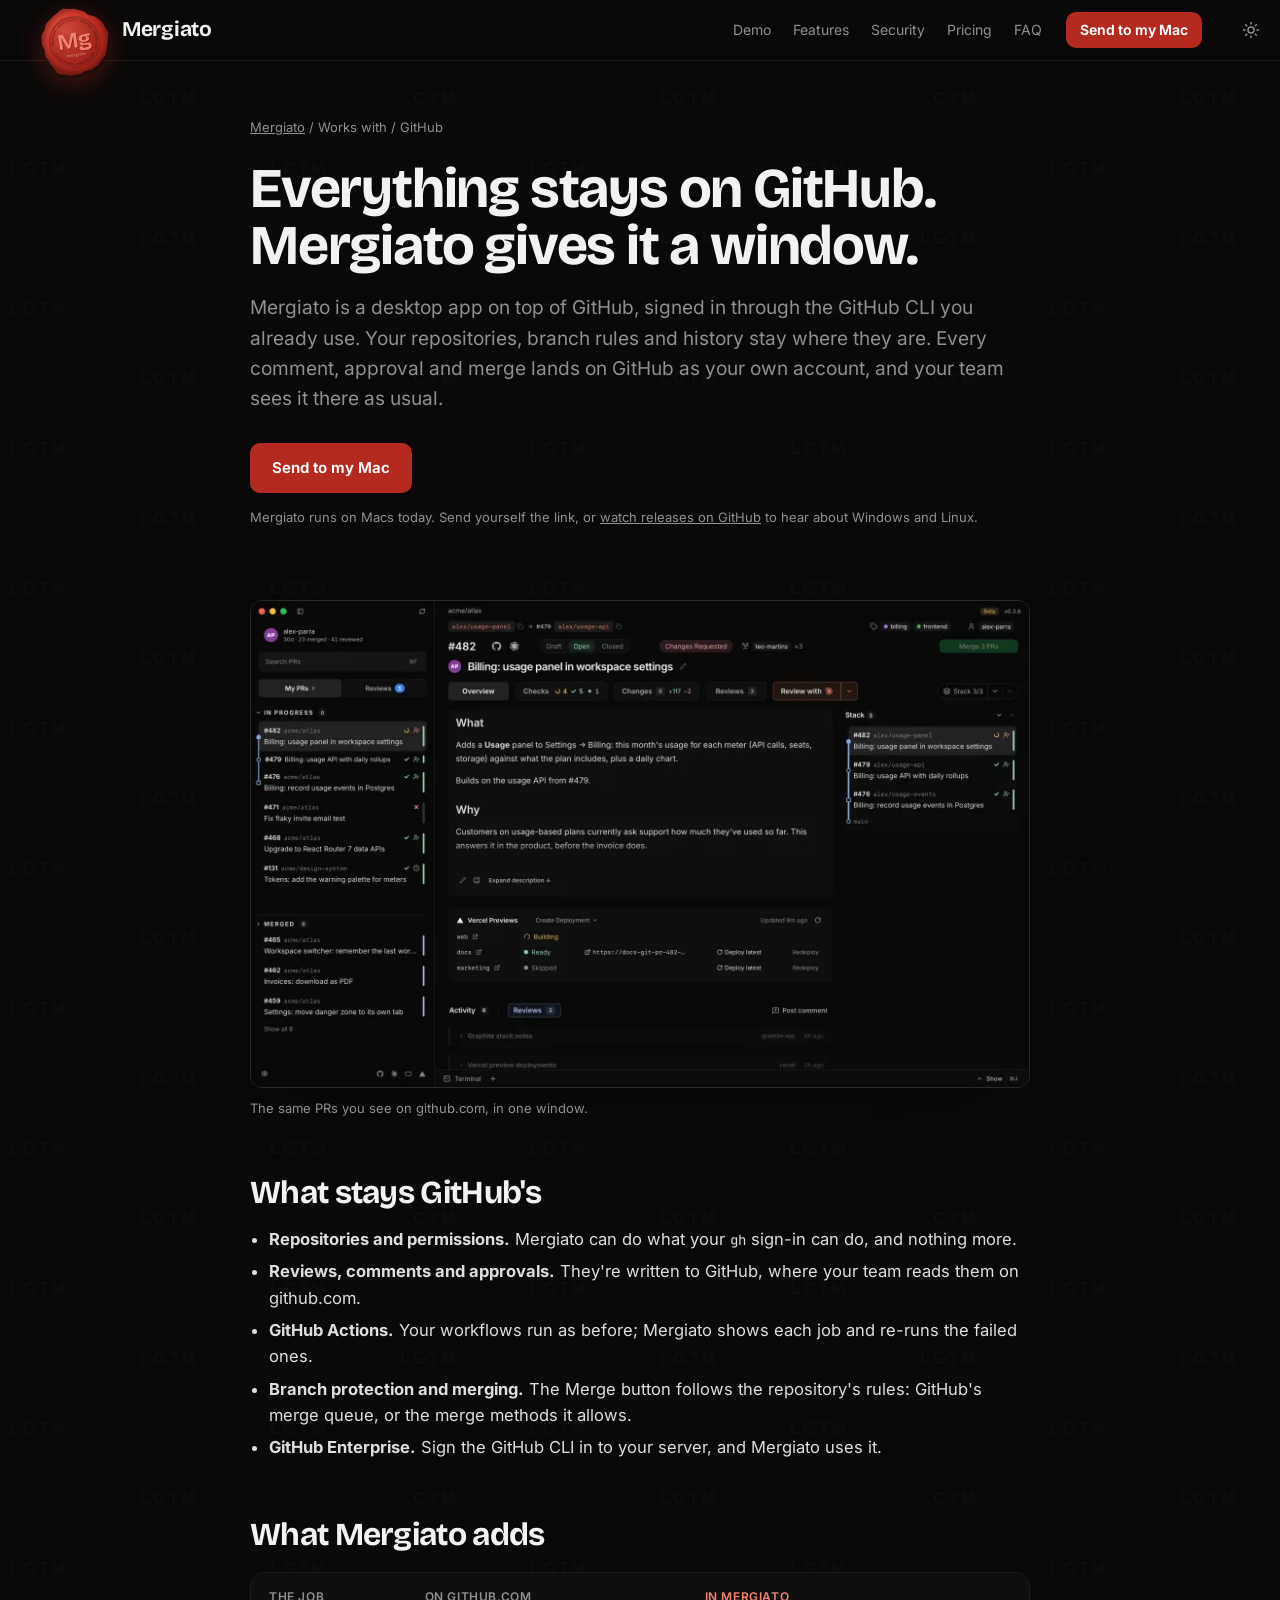
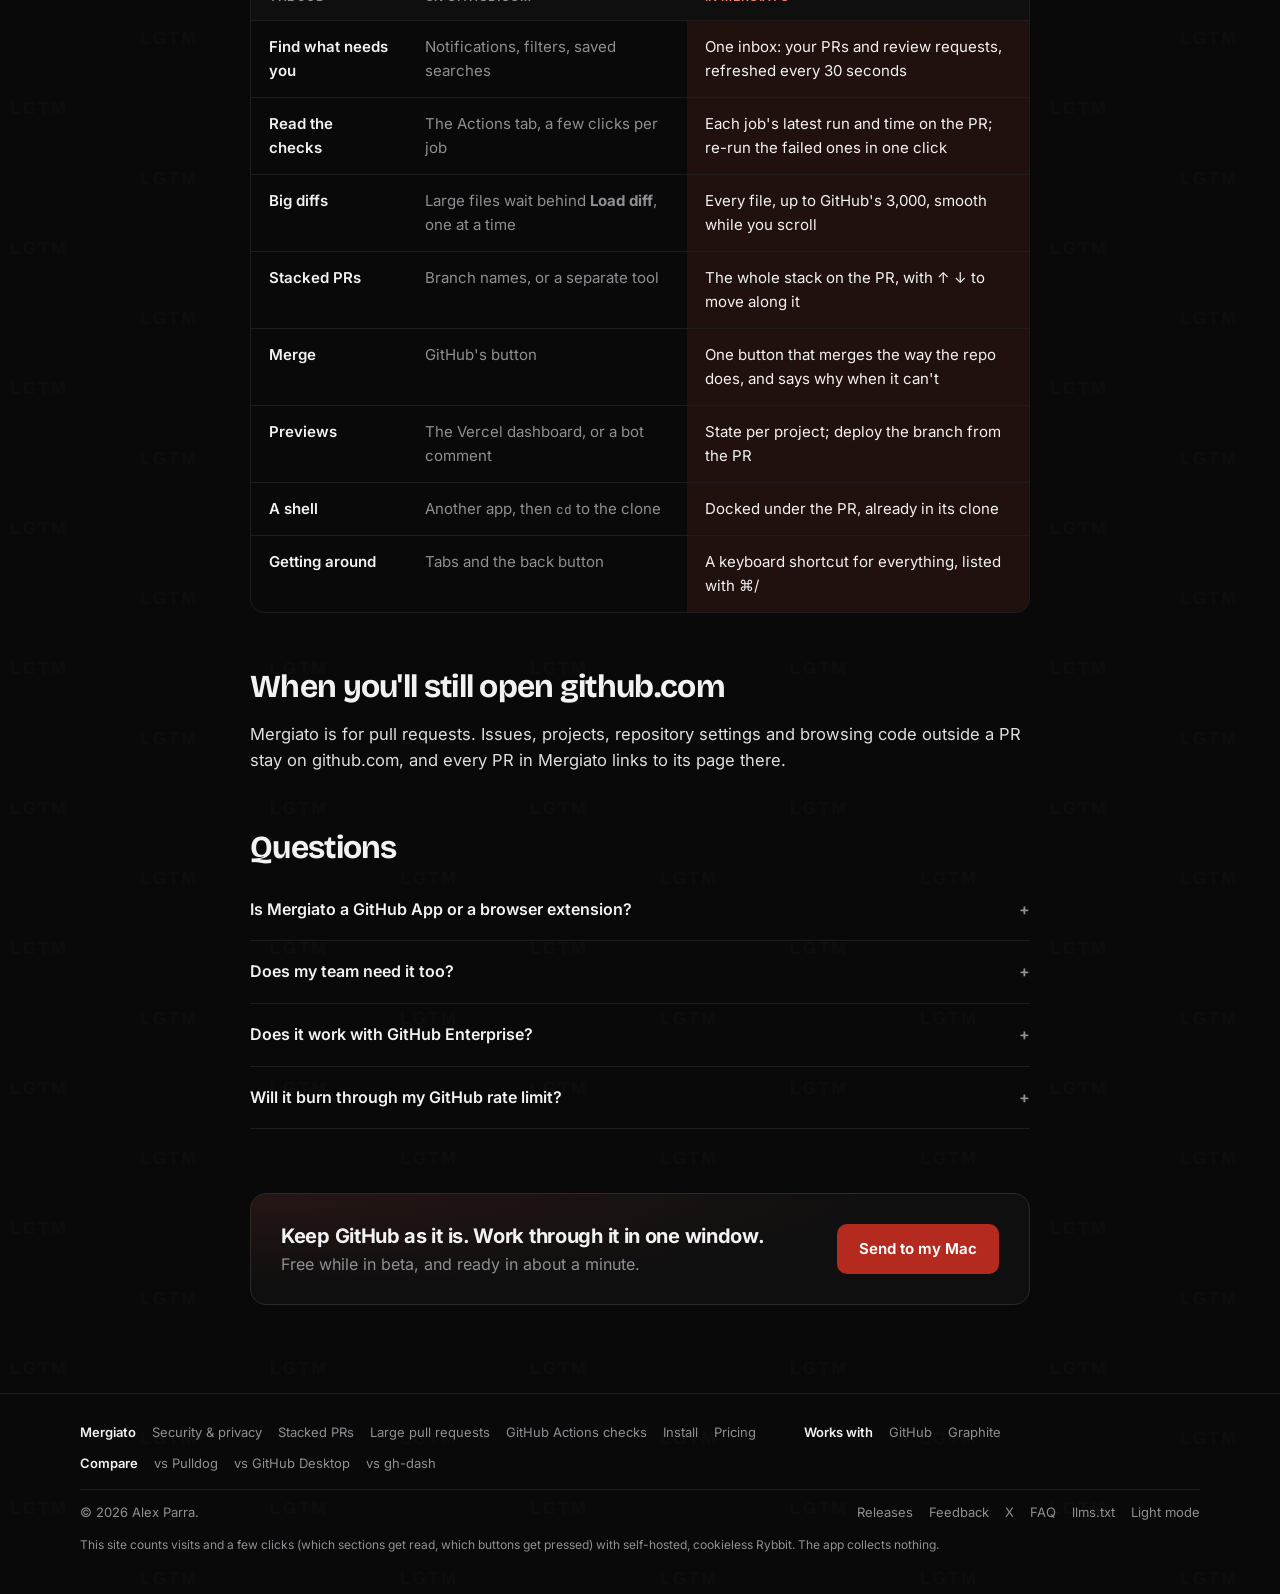
<file: works-with/github/index.html>
<!doctype html>
<html lang="en" class="scroll-pt-18 scroll-smooth motion-reduce:scroll-auto">
  <head>
    <meta charset="utf-8" />
    <meta name="viewport" content="width=device-width, initial-scale=1" />
    <title>How Mergiato works with GitHub · Mergiato</title>
    <meta name="description" content="Mergiato sits on top of GitHub: your PRs, reviews, checks and merges stay GitHub's own. It adds a desktop window for the work, through your GitHub CLI." />
    <meta name="author" content="Alex Parra" />
    <meta name="application-name" content="Mergiato" />
    <link rel="canonical" href="https://mergiato.com/works-with/github/" />
    <meta property="og:type" content="website" />
    <meta property="og:site_name" content="Mergiato" />
    <meta property="og:url" content="https://mergiato.com/works-with/github/" />
    <meta property="og:title" content="Everything stays on GitHub. Mergiato gives it a window." />
    <meta property="og:description" content="Mergiato sits on top of GitHub: your PRs, reviews, checks and merges stay GitHub's own. It adds a desktop window for the work, through your GitHub CLI." />
    <meta property="og:image" content="https://mergiato.com/og/works-with-github.jpg?v=e6487093" />
    <meta property="og:image:width" content="1200" />
    <meta property="og:image:height" content="630" />
    <meta property="og:image:alt" content="Mergiato: How Mergiato works with GitHub" />
    <meta name="twitter:card" content="summary_large_image" />
    <meta name="twitter:site" content="@mergiato" />
    <meta name="twitter:title" content="Everything stays on GitHub. Mergiato gives it a window." />
    <meta name="twitter:description" content="Mergiato sits on top of GitHub: your PRs, reviews, checks and merges stay GitHub's own. It adds a desktop window for the work, through your GitHub CLI." />
    <meta name="twitter:image" content="https://mergiato.com/og/works-with-github.jpg?v=e6487093" />
    <meta name="theme-color" content="#090909" />
    <link rel="icon" href="/favicon.png" />
    <link rel="apple-touch-icon" href="/icon.png" />
    <!-- A plain-text summary for AI agents and LLMs (llmstxt.org). -->
    <link rel="alternate" type="text/plain" href="/llms.txt" title="Mergiato, for language models" />
    <!-- Fonts are served from here: faster first paint, and no visitor request goes to a third party. -->
    <link rel="preload" href="/fonts/inter-latin-wght-normal.woff2" as="font" type="font/woff2" crossorigin />
    <link
      rel="preload"
      href="/fonts/bricolage-grotesque-latin-opsz-normal.woff2"
      as="font"
      type="font/woff2"
      crossorigin
    />
    <style>
      /*! tailwindcss v4.3.3 | MIT License | https://tailwindcss.com */
@layer properties{@supports (((-webkit-hyphens:none)) and (not (margin-trim:inline))) or ((-moz-orient:inline) and (not (color:rgb(from red r g b)))){*,:before,:after,::backdrop{--tw-translate-x:0;--tw-translate-y:0;--tw-translate-z:0;--tw-border-style:solid;--tw-leading:initial;--tw-font-weight:initial;--tw-tracking:initial;--tw-shadow:0 0 #0000;--tw-shadow-color:initial;--tw-shadow-alpha:100%;--tw-inset-shadow:0 0 #0000;--tw-inset-shadow-color:initial;--tw-inset-shadow-alpha:100%;--tw-ring-color:initial;--tw-ring-shadow:0 0 #0000;--tw-inset-ring-color:initial;--tw-inset-ring-shadow:0 0 #0000;--tw-ring-inset:initial;--tw-ring-offset-width:0px;--tw-ring-offset-color:#fff;--tw-ring-offset-shadow:0 0 #0000;--tw-blur:initial;--tw-brightness:initial;--tw-contrast:initial;--tw-grayscale:initial;--tw-hue-rotate:initial;--tw-invert:initial;--tw-opacity:initial;--tw-saturate:initial;--tw-sepia:initial;--tw-drop-shadow:initial;--tw-drop-shadow-color:initial;--tw-drop-shadow-alpha:100%;--tw-drop-shadow-size:initial;--tw-backdrop-blur:initial;--tw-backdrop-brightness:initial;--tw-backdrop-contrast:initial;--tw-backdrop-grayscale:initial;--tw-backdrop-hue-rotate:initial;--tw-backdrop-invert:initial;--tw-backdrop-opacity:initial;--tw-backdrop-saturate:initial;--tw-backdrop-sepia:initial;--tw-duration:initial;--tw-content:""}}}@layer theme{:root,:host{--font-sans:"Inter", "Inter Fallback", -apple-system, BlinkMacSystemFont, "Segoe UI", sans-serif;--font-mono:"JetBrains Mono", ui-monospace, SFMono-Regular, Menlo, monospace;--spacing:.25rem;--font-weight-semibold:600;--font-weight-bold:700;--radius-md:.375rem;--radius-lg:.5rem;--radius-xl:.75rem;--radius-2xl:1rem;--default-transition-duration:.15s;--default-transition-timing-function:cubic-bezier(.4, 0, .2, 1);--default-font-family:var(--font-sans);--default-mono-font-family:var(--font-mono);--color-white:#fff;--color-page:#090909;--color-panel:#0f0f0f;--color-raised:#151515;--color-edge:#1d1d1d;--color-edge-strong:#2a2a2a;--color-fg:#f2f2f2;--color-body:#dedede;--color-muted:#8f8f94;--color-accent:#80a7e8;--color-accent-soft:#80a7e81f;--color-ok:#8dceaa;--color-ok-soft:#8dceaa1f;--color-bad:#dd9396;--color-wait:#e8b45d;--color-violet-soft:#c9b3f024;--color-merge:#1f7a42;--color-button:#f2f2f2;--color-button-fg:#111;--color-shadow:#000000b3;--color-app-sidebar:#0f0f0f;--color-app-input:#151515;--color-app-hover:#1a1a1a;--color-app-selected:#222;--color-app-file-head:#171717;--color-app-code:#080808;--color-app-branch:#ec7a68;--color-diff-add:#122018;--color-diff-del:#211519;--color-syn-keyword:#ff7b72;--color-syn-string:#a5d6ff;--color-syn-constant:#79c0ff;--color-syn-title:#d2a8ff;--color-pill-green:#17251d;--color-pill-green-fg:#9fdfb9;--color-pill-purple:#231c2d;--color-pill-purple-fg:#c9b3f0;--color-pill-neutral:#2b2b2b;--color-pill-neutral-fg:#d4d4d4;--color-pill-red:#2b1c1e;--color-pill-red-fg:#e3a3a3;--color-pill-amber:#2a2214;--color-claude:#d97757;--color-seal:#b52a1f;--color-seal-ink:#f3836f;--color-seal-soft:#e8513f1a;--font-display:"Bricolage Grotesque", "Inter", -apple-system, BlinkMacSystemFont, sans-serif}}@layer base{*,:after,:before,::backdrop{box-sizing:border-box;border:0 solid;margin:0;padding:0}::file-selector-button{box-sizing:border-box;border:0 solid;margin:0;padding:0}html,:host{-webkit-text-size-adjust:100%;tab-size:4;line-height:1.5;font-family:var(--default-font-family,-apple-system, BlinkMacSystemFont, "Segoe UI", Roboto, "Helvetica Neue", "Noto Sans", Arial, sans-serif, "Apple Color Emoji", "Segoe UI Emoji", "Segoe UI Symbol", "Noto Color Emoji");font-feature-settings:var(--default-font-feature-settings,normal);font-variation-settings:var(--default-font-variation-settings,normal);-webkit-tap-highlight-color:transparent}hr{height:0;color:inherit;border-top-width:1px}abbr:where([title]){-webkit-text-decoration:underline dotted;text-decoration:underline dotted}h1,h2,h3,h4,h5,h6{font-size:inherit;font-weight:inherit}a{color:inherit;-webkit-text-decoration:inherit;-webkit-text-decoration:inherit;-webkit-text-decoration:inherit;text-decoration:inherit}b,strong{font-weight:bolder}code,kbd,samp,pre{font-family:var(--default-mono-font-family,ui-monospace, SFMono-Regular, Menlo, Monaco, Consolas, "Liberation Mono", "Courier New", monospace);font-feature-settings:var(--default-mono-font-feature-settings,normal);font-variation-settings:var(--default-mono-font-variation-settings,normal);font-size:1em}small{font-size:80%}sub,sup{vertical-align:baseline;font-size:75%;line-height:0;position:relative}sub{bottom:-.25em}sup{top:-.5em}table{text-indent:0;border-color:inherit;border-collapse:collapse}:-moz-focusring:where(:not(iframe)){outline:auto}progress{vertical-align:baseline}summary{display:list-item}ol,ul,menu{list-style:none}img,svg,video,canvas,audio,iframe,embed,object{vertical-align:middle;display:block}img,video{max-width:100%;height:auto}button,input,select,optgroup,textarea{font:inherit;font-feature-settings:inherit;font-variation-settings:inherit;letter-spacing:inherit;color:inherit;opacity:1;background-color:#0000;border-radius:0}::file-selector-button{font:inherit;font-feature-settings:inherit;font-variation-settings:inherit;letter-spacing:inherit;color:inherit;opacity:1;background-color:#0000;border-radius:0}:where(select:is([multiple],[size])) optgroup{font-weight:bolder}:where(select:is([multiple],[size])) optgroup option{padding-inline-start:20px}::file-selector-button{margin-inline-end:4px}::placeholder{opacity:1}@supports (not ((-webkit-appearance:-apple-pay-button))) or (contain-intrinsic-size:1px){::placeholder{color:currentColor}@supports (color:color-mix(in lab, red, red)){::placeholder{color:color-mix(in oklab, currentcolor 50%, transparent)}}}textarea{resize:vertical}::-webkit-search-decoration{-webkit-appearance:none}::-webkit-date-and-time-value{min-height:1lh;text-align:inherit}::-webkit-datetime-edit{display:inline-flex}::-webkit-datetime-edit-fields-wrapper{padding:0}::-webkit-datetime-edit{padding-block:0}::-webkit-datetime-edit-year-field{padding-block:0}::-webkit-datetime-edit-month-field{padding-block:0}::-webkit-datetime-edit-day-field{padding-block:0}::-webkit-datetime-edit-hour-field{padding-block:0}::-webkit-datetime-edit-minute-field{padding-block:0}::-webkit-datetime-edit-second-field{padding-block:0}::-webkit-datetime-edit-millisecond-field{padding-block:0}::-webkit-datetime-edit-meridiem-field{padding-block:0}::-webkit-calendar-picker-indicator{line-height:1}:-moz-ui-invalid{box-shadow:none}button,input:where([type=button],[type=reset],[type=submit]){appearance:button}::file-selector-button{appearance:button}::-webkit-inner-spin-button{height:auto}::-webkit-outer-spin-button{height:auto}[hidden]:where(:not([hidden=until-found])){display:none!important}@font-face{font-family:Inter;font-style:normal;font-weight:100 900;font-display:swap;src:url(/fonts/inter-latin-wght-normal.woff2)format("woff2")}@font-face{font-family:Inter Fallback;src:local(Arial);ascent-override:90.44%;descent-override:22.52%;line-gap-override:0%;size-adjust:107.12%}@font-face{font-family:Bricolage Grotesque;font-style:normal;font-weight:200 800;font-display:swap;src:url(/fonts/bricolage-grotesque-latin-opsz-normal.woff2)format("woff2")}@font-face{font-family:JetBrains Mono;font-style:normal;font-weight:100 800;font-display:swap;src:url(/fonts/jetbrains-mono-latin-wght-normal.woff2)format("woff2")}:root{color-scheme:dark;--print:url("data:image/svg+xml,%3Csvg xmlns='http://www.w3.org/2000/svg' width='260' height='140'%3E%3Cg font-family='Helvetica Neue,Helvetica,Arial,sans-serif' font-weight='700' font-size='17' letter-spacing='2.5' fill='%23ffffff' fill-opacity='0.016'%3E%3Ctext x='10' y='34'%3ELGTM%3C/text%3E%3Ctext x='140' y='104'%3ELGTM%3C/text%3E%3C/g%3E%3C/svg%3E")}:root[data-theme=light]{color-scheme:light;--print:url("data:image/svg+xml,%3Csvg xmlns='http://www.w3.org/2000/svg' width='260' height='140'%3E%3Cg font-family='Helvetica Neue,Helvetica,Arial,sans-serif' font-weight='700' font-size='17' letter-spacing='2.5' fill='%23000000' fill-opacity='0.022'%3E%3Ctext x='10' y='34'%3ELGTM%3C/text%3E%3Ctext x='140' y='104'%3ELGTM%3C/text%3E%3C/g%3E%3C/svg%3E");--color-page:#fff;--color-panel:#f7f7f8;--color-raised:#efeff1;--color-edge:#e4e4e7;--color-edge-strong:#d4d4d8;--color-fg:#18181b;--color-body:#27272a;--color-muted:#5c5c66;--color-accent:#2f5fb3;--color-accent-soft:#2f5fb31a;--color-ok:#1a7f4b;--color-ok-soft:#1a7f4b1a;--color-bad:#c03b42;--color-wait:#a76a00;--color-violet-soft:#6b46c11a;--color-button:#18181b;--color-button-fg:#fff;--color-shadow:#0000002e;--color-app-sidebar:#f7f7f8;--color-app-input:#fff;--color-app-hover:#f0f0f2;--color-app-selected:#e8e8eb;--color-app-file-head:#f6f6f7;--color-app-code:#fff;--color-app-branch:#c4553f;--color-diff-add:#e6f6ec;--color-diff-del:#fcebec;--color-syn-keyword:#cf222e;--color-syn-string:#0a3069;--color-syn-constant:#0550ae;--color-syn-title:#8250df;--color-pill-green:#e3f4ea;--color-pill-green-fg:#1a6b3f;--color-pill-purple:#efe7fb;--color-pill-purple-fg:#6b46c1;--color-pill-neutral:#e8e8eb;--color-pill-neutral-fg:#3f3f46;--color-pill-red:#fbe8e9;--color-pill-red-fg:#a8323a;--color-pill-amber:#fbf1dc;--color-seal-ink:#a3241a;--color-seal-soft:#b52a1f12}body{background-image:var(--print)}code,kbd,pre{font-family:var(--font-mono);font-variant-ligatures:none}code,kbd{font-size:.85em}kbd{border:1px solid var(--color-edge-strong);min-width:1.9em;color:var(--color-fg);text-align:center;border-bottom-width:2px;border-radius:6px;padding:1px 6px;display:inline-block}details{border-bottom:1px solid var(--color-edge);padding:18px 0}summary{color:var(--color-fg);cursor:pointer;font-weight:600;list-style:none}summary::-webkit-details-marker{display:none}summary:after{content:"+";float:right;color:var(--color-muted)}details[open] summary:after{content:"−"}details p{max-width:72ch;color:var(--color-muted);margin-top:10px}@media (prefers-reduced-motion:reduce){*,:before,:after{transition:none!important;animation:none!important}}}@layer prose{.prose h2{color:var(--color-fg);font-family:var(--font-display);letter-spacing:-.7px;text-wrap:balance;margin:56px 0 14px;font-size:clamp(24px,3vw,32px);font-weight:700;line-height:1.1}.prose h2:first-child{margin-top:0}.prose h3{color:var(--color-fg);margin:28px 0 8px;font-size:18px;font-weight:700}.prose :where(p,ul,ol){margin-block:1em}.prose :where(ul,ol){padding-left:1.2em}.prose ul{list-style:outside}.prose ol{list-style:decimal}.prose :where(p,li){color:var(--color-body);font-size:16.5px}.prose li+li{margin-top:6px}.prose a{text-decoration:underline}.prose details p{margin:10px 0 0}.prose figure{margin:24px 0}.prose table{border:1px solid var(--color-edge);border-collapse:separate;border-spacing:0;background:var(--color-page);border-radius:14px;width:100%;margin:20px 0 8px;font-size:15px;overflow:hidden}.prose :where(th,td){border-bottom:1px solid var(--color-edge);text-align:left;vertical-align:top;padding:14px 18px}.prose tr:last-child td{border-bottom:0}.prose thead th{background:var(--color-panel);color:var(--color-muted);letter-spacing:.6px;text-transform:uppercase;font-size:12px;font-weight:600}.prose td:first-child{width:20%;color:var(--color-fg);font-weight:600}.prose td:nth-child(2){width:36%;color:var(--color-muted)}.prose td:last-child{color:var(--color-body)}@media not all and (min-width:761px){.prose :where(table,tbody,tr,td){display:block;width:100%!important}.prose thead{display:none}.prose tr{border-bottom:1px solid var(--color-edge)}.prose td{border:0;padding:6px 16px}.prose td:first-child{padding-top:14px}.prose td:last-child{padding-bottom:14px}}}@layer utilities{.absolute{position:absolute}.fixed{position:fixed}.sticky{position:sticky}.-top-15{top:calc(var(--spacing) * -15)}.top-0{top:0}.top-3\.25{top:calc(var(--spacing) * 3.25)}.right-3{right:calc(var(--spacing) * 3)}.bottom-6{bottom:calc(var(--spacing) * 6)}.left-1\/2{left:50%}.left-4{left:calc(var(--spacing) * 4)}.z-20{z-index:20}.z-30{z-index:30}.z-60{z-index:60}.m-0{margin:0}.m-auto{margin:auto}.mx-auto{margin-inline:auto}.mt-1\.5{margin-top:calc(var(--spacing) * 1.5)}.mt-2{margin-top:calc(var(--spacing) * 2)}.mt-2\.5{margin-top:calc(var(--spacing) * 2.5)}.mt-3\.5{margin-top:calc(var(--spacing) * 3.5)}.mt-16{margin-top:calc(var(--spacing) * 16)}.mr-2{margin-right:calc(var(--spacing) * 2)}.-mb-4{margin-bottom:calc(var(--spacing) * -4)}.mb-2\.5{margin-bottom:calc(var(--spacing) * 2.5)}.mb-3{margin-bottom:calc(var(--spacing) * 3)}.mb-4{margin-bottom:calc(var(--spacing) * 4)}.mb-4\.5{margin-bottom:calc(var(--spacing) * 4.5)}.mb-5{margin-bottom:calc(var(--spacing) * 5)}.mb-5\.5{margin-bottom:calc(var(--spacing) * 5.5)}.mb-7{margin-bottom:calc(var(--spacing) * 7)}.ml-auto{margin-left:auto}.block{display:block}.flex{display:flex}.grid{display:grid}.hidden{display:none}.inline-flex{display:inline-flex}.size-4\.5{width:calc(var(--spacing) * 4.5);height:calc(var(--spacing) * 4.5)}.size-6{width:calc(var(--spacing) * 6);height:calc(var(--spacing) * 6)}.size-8\.5{width:calc(var(--spacing) * 8.5);height:calc(var(--spacing) * 8.5)}.size-\[62px\]{width:62px;height:62px}.h-15{height:calc(var(--spacing) * 15)}.h-auto{height:auto}.w-\[min\(520px\,100\%_-_32px\)\]{width:min(520px,100% - 32px)}.w-\[min\(780px\,100\%_-_32px\)\]{width:min(780px,100% - 32px)}.w-\[min\(1120px\,100\%_-_32px\)\]{width:min(1120px,100% - 32px)}.w-\[min\(1200px\,100\%_-_32px\)\]{width:min(1200px,100% - 32px)}.max-w-\[21ch\]{max-width:21ch}.max-w-\[64ch\]{max-width:64ch}.max-w-full{max-width:100%}.shrink-0{flex-shrink:0}.basis-full{flex-basis:100%}.-translate-x-1\/2{--tw-translate-x:calc(calc(1 / 2 * 100%) * -1);translate:var(--tw-translate-x) var(--tw-translate-y)}.cursor-pointer{cursor:pointer}.scroll-pt-18{scroll-padding-top:calc(var(--spacing) * 18)}.grid-cols-\[28px_1fr\]{grid-template-columns:28px 1fr}.flex-wrap{flex-wrap:wrap}.place-items-center{place-items:center}.items-baseline{align-items:baseline}.items-center{align-items:center}.justify-between{justify-content:space-between}.gap-2{gap:calc(var(--spacing) * 2)}.gap-2\.5{gap:calc(var(--spacing) * 2.5)}.gap-3{gap:calc(var(--spacing) * 3)}.gap-3\.5{gap:calc(var(--spacing) * 3.5)}.gap-5{gap:calc(var(--spacing) * 5)}.gap-5\.5{gap:calc(var(--spacing) * 5.5)}.gap-6{gap:calc(var(--spacing) * 6)}.gap-x-4{column-gap:calc(var(--spacing) * 4)}.gap-x-12{column-gap:calc(var(--spacing) * 12)}.gap-y-1\.5{row-gap:calc(var(--spacing) * 1.5)}.gap-y-2\.5{row-gap:calc(var(--spacing) * 2.5)}.self-start{align-self:flex-start}.overflow-x-hidden{overflow-x:hidden}.scroll-smooth{scroll-behavior:smooth}.rounded-2xl{border-radius:var(--radius-2xl)}.rounded-\[10px\]{border-radius:10px}.rounded-lg{border-radius:var(--radius-lg)}.rounded-md{border-radius:var(--radius-md)}.rounded-xl{border-radius:var(--radius-xl)}.border{border-style:var(--tw-border-style);border-width:1px}.border-t{border-top-style:var(--tw-border-style);border-top-width:1px}.border-b{border-bottom-style:var(--tw-border-style);border-bottom-width:1px}.border-edge{border-color:var(--color-edge)}.border-edge-strong{border-color:var(--color-edge-strong)}.bg-button{background-color:var(--color-button)}.bg-page{background-color:var(--color-page)}.bg-page\/82{background-color:#090909d1}@supports (color:color-mix(in lab, red, red)){.bg-page\/82{background-color:color-mix(in oklab, var(--color-page) 82%, transparent)}}.bg-panel{background-color:var(--color-panel)}.bg-raised{background-color:var(--color-raised)}.bg-seal{background-color:var(--color-seal)}.bg-\[radial-gradient\(ellipse_at_0\%_0\%\,var\(--color-seal-soft\)\,transparent_60\%\)\]{background-image:radial-gradient(ellipse at 0% 0%,var(--color-seal-soft),transparent 60%)}.px-2{padding-inline:calc(var(--spacing) * 2)}.px-3{padding-inline:calc(var(--spacing) * 3)}.px-3\.5{padding-inline:calc(var(--spacing) * 3.5)}.px-4{padding-inline:calc(var(--spacing) * 4)}.px-5\.5{padding-inline:calc(var(--spacing) * 5.5)}.px-6\.5{padding-inline:calc(var(--spacing) * 6.5)}.px-7\.5{padding-inline:calc(var(--spacing) * 7.5)}.py-0\.75{padding-block:calc(var(--spacing) * .75)}.py-1\.5{padding-block:calc(var(--spacing) * 1.5)}.py-1\.75{padding-block:calc(var(--spacing) * 1.75)}.py-2{padding-block:calc(var(--spacing) * 2)}.py-2\.5{padding-block:calc(var(--spacing) * 2.5)}.py-3\.5{padding-block:calc(var(--spacing) * 3.5)}.py-3\.25{padding-block:calc(var(--spacing) * 3.25)}.py-6\.5{padding-block:calc(var(--spacing) * 6.5)}.pt-6\.5{padding-top:calc(var(--spacing) * 6.5)}.pt-7{padding-top:calc(var(--spacing) * 7)}.pt-10{padding-top:calc(var(--spacing) * 10)}.pt-14{padding-top:calc(var(--spacing) * 14)}.pr-1\.5{padding-right:calc(var(--spacing) * 1.5)}.pb-2{padding-bottom:calc(var(--spacing) * 2)}.pb-4{padding-bottom:calc(var(--spacing) * 4)}.pb-5\.5{padding-bottom:calc(var(--spacing) * 5.5)}.pb-10{padding-bottom:calc(var(--spacing) * 10)}.pb-22{padding-bottom:calc(var(--spacing) * 22)}.pl-3{padding-left:calc(var(--spacing) * 3)}.font-display{font-family:var(--font-display)}.font-mono{font-family:var(--font-mono)}.font-sans{font-family:var(--font-sans)}.text-\[16px\]\/\[1\.6\]{font-size:16px;line-height:1.6}.text-\[11px\]{font-size:11px}.text-\[12px\]{font-size:12px}.text-\[13px\]{font-size:13px}.text-\[14px\]{font-size:14px}.text-\[15px\]{font-size:15px}.text-\[16px\]{font-size:16px}.text-\[20px\]{font-size:20px}.text-\[21px\]{font-size:21px}.text-\[22px\]{font-size:22px}.text-\[clamp\(16px\,2\.2vw\,19px\)\]{font-size:clamp(16px,2.2vw,19px)}.text-\[clamp\(34px\,5vw\,56px\)\]{font-size:clamp(34px,5vw,56px)}.leading-\[1\.03\]{--tw-leading:1.03;line-height:1.03}.font-\[650\]{--tw-font-weight:650;font-weight:650}.font-bold{--tw-font-weight:var(--font-weight-bold);font-weight:var(--font-weight-bold)}.font-semibold{--tw-font-weight:var(--font-weight-semibold);font-weight:var(--font-weight-semibold)}.tracking-\[-0\.3px\]{--tw-tracking:-.3px;letter-spacing:-.3px}.tracking-\[-0\.4px\]{--tw-tracking:-.4px;letter-spacing:-.4px}.tracking-\[-1\.2px\]{--tw-tracking:-1.2px;letter-spacing:-1.2px}.text-balance{text-wrap:balance}.whitespace-nowrap{white-space:nowrap}.text-body{color:var(--color-body)}.text-button-fg{color:var(--color-button-fg)}.text-fg{color:var(--color-fg)}.text-muted{color:var(--color-muted)}.text-white{color:var(--color-white)}.no-underline{text-decoration-line:none}.underline{text-decoration-line:underline}.antialiased{-webkit-font-smoothing:antialiased;-moz-osx-font-smoothing:grayscale}.shadow-\[0_20px_50px_-20px_var\(--color-shadow\)\]{--tw-shadow:0 20px 50px -20px var(--tw-shadow-color,var(--color-shadow));box-shadow:var(--tw-inset-shadow), var(--tw-inset-ring-shadow), var(--tw-ring-offset-shadow), var(--tw-ring-shadow), var(--tw-shadow)}.shadow-\[0_30px_80px_-40px_var\(--color-shadow\)\]{--tw-shadow:0 30px 80px -40px var(--tw-shadow-color,var(--color-shadow));box-shadow:var(--tw-inset-shadow), var(--tw-inset-ring-shadow), var(--tw-ring-offset-shadow), var(--tw-ring-shadow), var(--tw-shadow)}.shadow-\[0_40px_120px_-30px_var\(--color-shadow\)\]{--tw-shadow:0 40px 120px -30px var(--tw-shadow-color,var(--color-shadow));box-shadow:var(--tw-inset-shadow), var(--tw-inset-ring-shadow), var(--tw-ring-offset-shadow), var(--tw-ring-shadow), var(--tw-shadow)}.blur{--tw-blur:blur(8px);filter:var(--tw-blur,) var(--tw-brightness,) var(--tw-contrast,) var(--tw-grayscale,) var(--tw-hue-rotate,) var(--tw-invert,) var(--tw-saturate,) var(--tw-sepia,) var(--tw-drop-shadow,)}.drop-shadow-\[0_6px_14px_rgb\(181_42_31\/0\.4\)\]{--tw-drop-shadow-size:drop-shadow(0 6px 14px var(--tw-drop-shadow-color,#b52a1f66));--tw-drop-shadow:var(--tw-drop-shadow-size);filter:var(--tw-blur,) var(--tw-brightness,) var(--tw-contrast,) var(--tw-grayscale,) var(--tw-hue-rotate,) var(--tw-invert,) var(--tw-saturate,) var(--tw-sepia,) var(--tw-drop-shadow,)}.backdrop-blur-\[14px\]{--tw-backdrop-blur:blur(14px);-webkit-backdrop-filter:var(--tw-backdrop-blur,) var(--tw-backdrop-brightness,) var(--tw-backdrop-contrast,) var(--tw-backdrop-grayscale,) var(--tw-backdrop-hue-rotate,) var(--tw-backdrop-invert,) var(--tw-backdrop-opacity,) var(--tw-backdrop-saturate,) var(--tw-backdrop-sepia,);backdrop-filter:var(--tw-backdrop-blur,) var(--tw-backdrop-brightness,) var(--tw-backdrop-contrast,) var(--tw-backdrop-grayscale,) var(--tw-backdrop-hue-rotate,) var(--tw-backdrop-invert,) var(--tw-backdrop-opacity,) var(--tw-backdrop-saturate,) var(--tw-backdrop-sepia,)}.transition-\[translate\,opacity\]{transition-property:translate,opacity;transition-timing-function:var(--tw-ease,var(--default-transition-timing-function));transition-duration:var(--tw-duration,var(--default-transition-duration))}.duration-120{--tw-duration:.12s;transition-duration:.12s}.\[counter-increment\:step\]{counter-increment:step}.\[counter-reset\:step\]{counter-reset:step}.backdrop\:bg-\[rgb\(0_0_0\/0\.55\)\]::backdrop{background-color:#0000008c}.backdrop\:backdrop-blur-\[4px\]::backdrop{--tw-backdrop-blur:blur(4px);-webkit-backdrop-filter:var(--tw-backdrop-blur,) var(--tw-backdrop-brightness,) var(--tw-backdrop-contrast,) var(--tw-backdrop-grayscale,) var(--tw-backdrop-hue-rotate,) var(--tw-backdrop-invert,) var(--tw-backdrop-opacity,) var(--tw-backdrop-saturate,) var(--tw-backdrop-sepia,);backdrop-filter:var(--tw-backdrop-blur,) var(--tw-backdrop-brightness,) var(--tw-backdrop-contrast,) var(--tw-backdrop-grayscale,) var(--tw-backdrop-hue-rotate,) var(--tw-backdrop-invert,) var(--tw-backdrop-opacity,) var(--tw-backdrop-saturate,) var(--tw-backdrop-sepia,)}.before\:grid:before{content:var(--tw-content);display:grid}.before\:size-7:before{content:var(--tw-content);width:calc(var(--spacing) * 7);height:calc(var(--spacing) * 7)}.before\:place-items-center:before{content:var(--tw-content);place-items:center}.before\:rounded-full:before{content:var(--tw-content);border-radius:3.40282e38px}.before\:bg-raised:before{content:var(--tw-content);background-color:var(--color-raised)}.before\:text-\[13px\]:before{content:var(--tw-content);font-size:13px}.before\:font-bold:before{content:var(--tw-content);--tw-font-weight:var(--font-weight-bold);font-weight:var(--font-weight-bold)}.before\:text-fg:before{content:var(--tw-content);color:var(--color-fg)}.before\:content-\[counter\(step\)\]:before{--tw-content:counter(step);content:var(--tw-content)}@media (hover:hover){.hover\:-translate-y-px:hover{--tw-translate-y:-1px;translate:var(--tw-translate-x) var(--tw-translate-y)}.hover\:bg-raised:hover{background-color:var(--color-raised)}.hover\:text-fg:hover{color:var(--color-fg)}.hover\:opacity-90:hover{opacity:.9}}.focus\:top-3:focus{top:calc(var(--spacing) * 3)}@media (prefers-reduced-motion:reduce){.motion-reduce\:scroll-auto{scroll-behavior:auto}}@media (min-width:481px){.xs\:grid{display:grid}.xs\:pr-9\.5{padding-right:calc(var(--spacing) * 9.5)}}@media (min-width:761px){.md\:-mb-4\.5{margin-bottom:calc(var(--spacing) * -4.5)}.md\:ml-0{margin-left:0}.md\:flex{display:flex}.md\:size-18{width:calc(var(--spacing) * 18);height:calc(var(--spacing) * 18)}}@media (min-width:1292px){.min-\[1292px\]\:pr-0{padding-right:0}}.light\:block:where([data-theme=light],[data-theme=light] *){display:block}.light\:hidden:where([data-theme=light],[data-theme=light] *){display:none}.\[\&_a\]\:text-muted a{color:var(--color-muted)}.\[\&_a\]\:underline a{text-decoration-line:underline}.\[\&_a\:hover\]\:text-fg a:hover,.\[\&_strong\]\:text-fg strong{color:var(--color-fg)}.\[\&_td\:last-child\]\:bg-seal-soft td:last-child{background-color:var(--color-seal-soft)}.\[\&_td\:last-child\]\:text-fg td:last-child{color:var(--color-fg)}@media not all and (min-width:761px){.max-md\:\[\&_td\:last-child\]\:before\:font-semibold td:last-child:before{content:var(--tw-content);--tw-font-weight:var(--font-weight-semibold);font-weight:var(--font-weight-semibold)}.max-md\:\[\&_td\:last-child\]\:before\:text-seal-ink td:last-child:before{content:var(--tw-content);color:var(--color-seal-ink)}.max-md\:\[\&_td\:last-child\]\:before\:content-\[\'Mergiato\:_\'\] td:last-child:before{--tw-content:"Mergiato: ";content:var(--tw-content)}.max-md\:\[\&_td\:nth-child\(2\)\]\:before\:font-semibold td:nth-child(2):before{content:var(--tw-content);--tw-font-weight:var(--font-weight-semibold);font-weight:var(--font-weight-semibold)}.max-md\:\[\&_td\:nth-child\(2\)\]\:before\:content-\[\'On_github\.com\:_\'\] td:nth-child(2):before{--tw-content:"On github.com: ";content:var(--tw-content)}}.\[\&_th\:last-child\]\:text-seal-ink th:last-child{color:var(--color-seal-ink)}}@layer components;@property --tw-translate-x{syntax:"*";inherits:false;initial-value:0}@property --tw-translate-y{syntax:"*";inherits:false;initial-value:0}@property --tw-translate-z{syntax:"*";inherits:false;initial-value:0}@property --tw-border-style{syntax:"*";inherits:false;initial-value:solid}@property --tw-leading{syntax:"*";inherits:false}@property --tw-font-weight{syntax:"*";inherits:false}@property --tw-tracking{syntax:"*";inherits:false}@property --tw-shadow{syntax:"*";inherits:false;initial-value:0 0 #0000}@property --tw-shadow-color{syntax:"*";inherits:false}@property --tw-shadow-alpha{syntax:"<percentage>";inherits:false;initial-value:100%}@property --tw-inset-shadow{syntax:"*";inherits:false;initial-value:0 0 #0000}@property --tw-inset-shadow-color{syntax:"*";inherits:false}@property --tw-inset-shadow-alpha{syntax:"<percentage>";inherits:false;initial-value:100%}@property --tw-ring-color{syntax:"*";inherits:false}@property --tw-ring-shadow{syntax:"*";inherits:false;initial-value:0 0 #0000}@property --tw-inset-ring-color{syntax:"*";inherits:false}@property --tw-inset-ring-shadow{syntax:"*";inherits:false;initial-value:0 0 #0000}@property --tw-ring-inset{syntax:"*";inherits:false}@property --tw-ring-offset-width{syntax:"<length>";inherits:false;initial-value:0}@property --tw-ring-offset-color{syntax:"*";inherits:false;initial-value:#fff}@property --tw-ring-offset-shadow{syntax:"*";inherits:false;initial-value:0 0 #0000}@property --tw-blur{syntax:"*";inherits:false}@property --tw-brightness{syntax:"*";inherits:false}@property --tw-contrast{syntax:"*";inherits:false}@property --tw-grayscale{syntax:"*";inherits:false}@property --tw-hue-rotate{syntax:"*";inherits:false}@property --tw-invert{syntax:"*";inherits:false}@property --tw-opacity{syntax:"*";inherits:false}@property --tw-saturate{syntax:"*";inherits:false}@property --tw-sepia{syntax:"*";inherits:false}@property --tw-drop-shadow{syntax:"*";inherits:false}@property --tw-drop-shadow-color{syntax:"*";inherits:false}@property --tw-drop-shadow-alpha{syntax:"<percentage>";inherits:false;initial-value:100%}@property --tw-drop-shadow-size{syntax:"*";inherits:false}@property --tw-backdrop-blur{syntax:"*";inherits:false}@property --tw-backdrop-brightness{syntax:"*";inherits:false}@property --tw-backdrop-contrast{syntax:"*";inherits:false}@property --tw-backdrop-grayscale{syntax:"*";inherits:false}@property --tw-backdrop-hue-rotate{syntax:"*";inherits:false}@property --tw-backdrop-invert{syntax:"*";inherits:false}@property --tw-backdrop-opacity{syntax:"*";inherits:false}@property --tw-backdrop-saturate{syntax:"*";inherits:false}@property --tw-backdrop-sepia{syntax:"*";inherits:false}@property --tw-duration{syntax:"*";inherits:false}@property --tw-content{syntax:"*";inherits:false;initial-value:""}
    </style>
    <!-- Visit counts: self-hosted Rybbit, cookieless. No identify() calls, so it stores nothing on the visitor's device. -->
    <script>
      // Only the live site counts: local copies, previews and file:// views load nothing. ?notrack opts this
      // browser out for good (the maker's own checks), ?track opts it back in.
      (() => {
        const params = new URLSearchParams(location.search);
        try {
          if (params.has("notrack")) localStorage.setItem("disable-rybbit", "1");
          if (params.has("track")) localStorage.removeItem("disable-rybbit");
          if (params.has("notrack") || params.has("track")) {
            params.delete("notrack");
            params.delete("track");
            history.replaceState(null, "", location.pathname + (params.size ? `?${params}` : "") + location.hash);
          }
          if (localStorage.getItem("disable-rybbit") !== null) return;
        } catch {}
        if (location.hostname !== "mergiato.com") return;
        const script = document.createElement("script");
        script.src = "https://stats.vineleafapps.com/api/script.js";
        script.dataset.siteId = "eff85bc59b62";
        script.defer = true;
        document.head.append(script);
      })();
    </script>
    <script>
      // Dark unless the visitor picked light, whatever the system says: it's the app's own default.
      document.documentElement.dataset.theme = "dark";
      try {
        if (localStorage.getItem("theme") === "light") document.documentElement.dataset.theme = "light";
      } catch {}
    </script>
        <script type="application/ld+json">
      {
        "@context": "https://schema.org",
        "@graph": [
          {
            "@type": "WebPage",
            "@id": "https://mergiato.com/works-with/github/",
            "url": "https://mergiato.com/works-with/github/",
            "name": "How Mergiato works with GitHub",
            "description": "Mergiato sits on top of GitHub: your PRs, reviews, checks and merges stay GitHub's own. It adds a desktop window for the work, through your GitHub CLI.",
            "isPartOf": {
              "@id": "https://mergiato.com/#website"
            },
            "about": {
              "@id": "https://mergiato.com/#app"
            }
          },
          {
            "@type": "BreadcrumbList",
            "itemListElement": [
              {
                "@type": "ListItem",
                "position": 1,
                "name": "Mergiato",
                "item": "https://mergiato.com/"
              },
              {
                "@type": "ListItem",
                "position": 2,
                "name": "Works with GitHub",
                "item": "https://mergiato.com/works-with/github/"
              }
            ]
          }
        ]
      }
    </script>

  </head>
  <body class="overflow-x-hidden bg-page font-sans text-[16px]/[1.6] text-body antialiased">
    <a class="absolute -top-15 left-4 z-30 rounded-lg bg-button px-3.5 py-2 text-button-fg focus:top-3" href="#main"
      >Skip to content</a
    >
    <nav aria-label="Main" class="sticky top-0 z-20 border-b border-edge bg-page/82 backdrop-blur-[14px]">
      <!-- 40px wider each side than the content, so the logo and Download sit just outside its edges. Room on
           the right for the theme button until the window leaves it a 46px margin (1292px). -->
      <div class="mx-auto flex h-15 w-[min(1200px,100%_-_32px)] items-center gap-6 xs:pr-9.5 min-[1292px]:pr-0">
        <!-- The icon's wax seal alone, bigger than the bar: it hangs over the edge like a seal on a letter. -->
        <a
          class="inline-flex items-center gap-2.5 font-display text-[21px] font-bold tracking-[-0.3px] text-fg"
          href="/"
          ><img
            class="mt-1.5 -mb-4 size-[62px] self-start drop-shadow-[0_6px_14px_rgb(181_42_31/0.4)] md:-mb-4.5 md:size-18"
            src="/seal.svg"
            width="72"
            height="72"
            alt=""
          />Mergiato</a
        >
        <span class="ml-auto hidden gap-5.5 text-[14px] md:flex [&_a]:text-muted [&_a:hover]:text-fg">
          <a href="/#demo">Demo</a>
          <a href="/#features">Features</a>
          <a href="/security/">Security</a>
          <a href="/pricing/">Pricing</a>
          <a href="/#faq">FAQ</a>
        </span>
        <a
          class="inline-flex items-center gap-2 rounded-[10px] bg-seal font-[650] whitespace-nowrap text-white transition-[translate,opacity] duration-120 hover:-translate-y-px hover:opacity-90 ml-auto px-3.5 py-1.75 text-[14px] md:ml-0"
          data-download
          data-place="nav"
          href="https://github.com/alex-parra/mergiato-pull-request-app/releases/latest"
          ><span data-download-label>Download</span></a
        >
        <!-- Pinned to the window's right edge. Too narrow for both, the Download button wins and the footer
             keeps the switch. The icon shows the theme a click switches to. -->
        <button
          type="button"
          class="absolute top-3.25 right-3 hidden size-8.5 shrink-0 cursor-pointer place-items-center rounded-lg text-muted hover:bg-raised hover:text-fg xs:grid"
          data-theme-toggle
          aria-label="Switch to light mode"
        >
          <svg
            class="size-4.5 light:hidden"
            viewBox="0 0 24 24"
            fill="none"
            stroke="currentColor"
            stroke-width="2"
            stroke-linecap="round"
            aria-hidden="true"
          >
            <circle cx="12" cy="12" r="4" />
            <path
              d="M12 2v2M12 20v2M4.9 4.9l1.4 1.4M17.7 17.7l1.4 1.4M2 12h2M20 12h2M4.9 19.1l1.4-1.4M17.7 6.3l1.4-1.4"
            />
          </svg>
          <svg
            class="hidden size-4.5 light:block"
            viewBox="0 0 24 24"
            fill="none"
            stroke="currentColor"
            stroke-width="2"
            stroke-linecap="round"
            aria-hidden="true"
          >
            <path d="M20 14.5A8 8 0 0 1 9.5 4 8 8 0 1 0 20 14.5z" />
          </svg>
        </button>
      </div>
    </nav>

    <main id="main"><div class="pt-14 pb-2">
  <div class="mx-auto w-[min(780px,100%_-_32px)]">
    <nav class="mb-5.5 text-[13px] text-muted [&_a]:underline" aria-label="Breadcrumb">
      <a href="/">Mergiato</a> / Works with / GitHub
    </nav>
    <h1
      class="mb-4.5 max-w-[21ch] font-display text-[clamp(34px,5vw,56px)] leading-[1.03] font-bold tracking-[-1.2px] text-balance text-fg"
    >
      Everything stays on GitHub. Mergiato gives it a window.
    </h1>
    <p class="mb-7 max-w-[64ch] text-[clamp(16px,2.2vw,19px)] text-muted">
      Mergiato is a desktop app on top of GitHub, signed in through the GitHub CLI you already use. Your repositories,
      branch rules and history stay where they are. Every comment, approval and merge lands on GitHub as your own
      account, and your team sees it there as usual.
    </p>
    <div class="flex flex-wrap gap-3">
      <a
        class="inline-flex items-center gap-2 rounded-[10px] bg-seal font-[650] whitespace-nowrap text-white no-underline transition-[translate,opacity] duration-120 hover:-translate-y-px hover:opacity-90 px-5.5 py-3.25 text-[15px]"
        data-download
        data-place="works-with-github-hero"
        href="https://github.com/alex-parra/mergiato-pull-request-app/releases/latest"
        ><span data-download-label>Download for Mac</span></a
      >
    </div>
    <p class="mt-3.5 text-[13px] text-muted" data-version>Free, no sign-up. For Apple silicon and Intel Macs.</p>
  </div>
</div>

<section class="pt-10 pb-22">
  <div class="mx-auto w-[min(780px,100%_-_32px)] prose">
    <figure>
      <picture class="block light:hidden">
        <source type="image/webp" srcset="/media/window-dark-800.webp 1x, /media/window-dark.webp 2x" />
        <img
          class="block h-auto rounded-xl border border-edge-strong bg-panel shadow-[0_30px_80px_-40px_var(--color-shadow)] max-w-full"
          src="/media/window-dark-800.jpg"
          srcset="/media/window-dark-800.jpg 1x, /media/window-dark.jpg 2x"
          width="800"
          height="500"
          loading="lazy"
          decoding="async"
          alt="Mergiato's window: the inbox on the left, and a PR with its stack, checks and description on the right"
        />
      </picture>
      <picture class="hidden light:block">
        <source type="image/webp" srcset="/media/window-light-800.webp 1x, /media/window-light.webp 2x" />
        <img
          class="block h-auto rounded-xl border border-edge-strong bg-panel shadow-[0_30px_80px_-40px_var(--color-shadow)] max-w-full"
          src="/media/window-light-800.jpg"
          srcset="/media/window-light-800.jpg 1x, /media/window-light.jpg 2x"
          width="800"
          height="500"
          loading="lazy"
          decoding="async"
          alt="Mergiato's window: the inbox on the left, and a PR with its stack, checks and description on the right"
        />
      </picture>
      <figcaption class="mt-2.5 text-[13px] text-muted">The same PRs you see on github.com, in one window.</figcaption>
    </figure>

    <h2>What stays GitHub's</h2>
    <ul>
      <li>
        <b>Repositories and permissions.</b> Mergiato can do what your <code>gh</code> sign-in can do, and nothing more.
      </li>
      <li>
        <b>Reviews, comments and approvals.</b> They're written to GitHub, where your team reads them on github.com.
      </li>
      <li><b>GitHub Actions.</b> Your workflows run as before; Mergiato shows each job and re-runs the failed ones.</li>
      <li>
        <b>Branch protection and merging.</b> The Merge button follows the repository's rules: GitHub's merge queue, or
        the merge methods it allows.
      </li>
      <li><b>GitHub Enterprise.</b> Sign the GitHub CLI in to your server, and Mergiato uses it.</li>
    </ul>

    <h2>What Mergiato adds</h2>
    <table
      class="[&_td:last-child]:bg-seal-soft [&_td:last-child]:text-fg [&_th:last-child]:text-seal-ink max-md:[&_td:nth-child(2)]:before:font-semibold max-md:[&_td:nth-child(2)]:before:content-['On_github.com:_'] max-md:[&_td:last-child]:before:font-semibold max-md:[&_td:last-child]:before:text-seal-ink max-md:[&_td:last-child]:before:content-['Mergiato:_']"
    >
      <thead>
        <tr>
          <th>The job</th>
          <th>On github.com</th>
          <th>In Mergiato</th>
        </tr>
      </thead>
      <tbody>
        <tr>
          <td>Find what needs you</td>
          <td>Notifications, filters, saved searches</td>
          <td>One inbox: your PRs and review requests, refreshed every 30 seconds</td>
        </tr>
        <tr>
          <td>Read the checks</td>
          <td>The Actions tab, a few clicks per job</td>
          <td>Each job's latest run and time on the PR; re-run the failed ones in one click</td>
        </tr>
        <tr>
          <td>Big diffs</td>
          <td>Large files wait behind <b>Load diff</b>, one at a time</td>
          <td>Every file, up to GitHub's 3,000, smooth while you scroll</td>
        </tr>
        <tr>
          <td>Stacked PRs</td>
          <td>Branch names, or a separate tool</td>
          <td>The whole stack on the PR, with ↑ ↓ to move along it</td>
        </tr>
        <tr>
          <td>Merge</td>
          <td>GitHub's button</td>
          <td>One button that merges the way the repo does, and says why when it can't</td>
        </tr>
        <tr>
          <td>Previews</td>
          <td>The Vercel dashboard, or a bot comment</td>
          <td>State per project; deploy the branch from the PR</td>
        </tr>
        <tr>
          <td>A shell</td>
          <td>Another app, then <code>cd</code> to the clone</td>
          <td>Docked under the PR, already in its clone</td>
        </tr>
        <tr>
          <td>Getting around</td>
          <td>Tabs and the back button</td>
          <td>A keyboard shortcut for everything, listed with ⌘/</td>
        </tr>
      </tbody>
    </table>

    <h2>When you'll still open github.com</h2>
    <p>
      Mergiato is for pull requests. Issues, projects, repository settings and browsing code outside a PR stay on
      github.com, and every PR in Mergiato links to its page there.
    </p>

    <h2>Questions</h2>
    <details>
      <summary>Is Mergiato a GitHub App or a browser extension?</summary>
      <p>
        Neither. It's a desktop app that runs the GitHub CLI on your machine. Nothing gets installed in your
        organization or your browser.
      </p>
    </details>
    <details>
      <summary>Does my team need it too?</summary>
      <p>
        No. Everything you do lands on GitHub as usual, so it works for one person on a team of a hundred. Teammates who
        like what they see can download it themselves.
      </p>
    </details>
    <details>
      <summary>Does it work with GitHub Enterprise?</summary>
      <p>
        Yes. Sign the GitHub CLI in to your server with <code>gh auth login --hostname github.example.com</code>, and
        Mergiato uses that sign-in.
      </p>
    </details>
    <details>
      <summary>Will it burn through my GitHub rate limit?</summary>
      <p>
        It's built to be frugal: the inbox is a few searches with small pages, requests are shared and cached, avatars
        cost nothing, and polling pauses while the app is in the background.
      </p>
    </details>

    <div
      class="mt-16 flex flex-wrap items-center justify-between gap-5 rounded-2xl border border-edge-strong bg-panel bg-[radial-gradient(ellipse_at_0%_0%,var(--color-seal-soft),transparent_60%)] px-7.5 py-6.5"
    >
      <div>
        <strong class="block text-[20px] tracking-[-0.3px] text-fg"
          >Keep GitHub as it is. Work through it in one window.</strong
        >
        <p class="m-0 text-[16px] text-muted">Free while in beta, and ready in about a minute.</p>
      </div>
      <a
        class="inline-flex items-center gap-2 rounded-[10px] bg-seal font-[650] whitespace-nowrap text-white no-underline transition-[translate,opacity] duration-120 hover:-translate-y-px hover:opacity-90 px-5.5 py-3.25 text-[15px]"
        data-download
        data-place="works-with-github"
        href="https://github.com/alex-parra/mergiato-pull-request-app/releases/latest"
        ><span data-download-label>Download for Mac</span></a
      >
    </div>
  </div>
</section>
</main>

    <footer class="border-t border-edge pt-7 pb-10 text-[13px] text-muted [&_a:hover]:text-fg">
      <div class="mx-auto w-[min(1120px,100%_-_32px)] flex flex-wrap justify-between gap-3">
        <nav class="flex basis-full flex-wrap gap-x-12 gap-y-2.5 border-b border-edge pb-4" aria-label="Pages">
          <span class="flex flex-wrap items-baseline gap-x-4 gap-y-1.5">
            <b class="font-semibold text-fg">Mergiato</b>
            <a href="/security/">Security &amp; privacy</a>
            <a href="/stacked-prs/">Stacked PRs</a>
            <a href="/large-pull-requests/">Large pull requests</a>
            <a href="/github-actions/">GitHub Actions checks</a>
            <a href="/install/">Install</a>
            <a href="/pricing/">Pricing</a>
          </span>
          <span class="flex flex-wrap items-baseline gap-x-4 gap-y-1.5">
            <b class="font-semibold text-fg">Works with</b>
            <a href="/works-with/github/">GitHub</a>
            <a href="/works-with/graphite/">Graphite</a>
          </span>
          <span class="flex flex-wrap items-baseline gap-x-4 gap-y-1.5">
            <b class="font-semibold text-fg">Compare</b>
            <a href="/compare/pulldog/">vs Pulldog</a>
            <a href="/compare/github-desktop/">vs GitHub Desktop</a>
            <a href="/compare/gh-dash/">vs gh-dash</a>
          </span>
        </nav>
        <span>© 2026 Alex Parra.</span>
        <span class="flex flex-wrap gap-x-4 gap-y-1.5">
          <a href="https://github.com/alex-parra/mergiato-pull-request-app/releases">Releases</a>
          <a href="https://github.com/alex-parra/mergiato-pull-request-app/issues">Feedback</a>
          <a href="https://x.com/mergiato">X</a>
          <a href="/#faq">FAQ</a>
          <a href="/llms.txt">llms.txt</a>
          <button type="button" class="cursor-pointer hover:text-fg" data-theme-toggle data-theme-text>
            Light mode
          </button>
        </span>
        <p class="basis-full text-[12px]">
          This site counts visits and a few clicks (which sections get read, which buttons get pressed) with
          self-hosted, cookieless Rybbit. The app collects nothing.
        </p>
      </div>
    </footer>

    <!-- After the click: what happens next, while the .dmg downloads. -->
    <dialog
      class="m-auto w-[min(520px,100%_-_32px)] rounded-2xl border border-edge-strong bg-panel text-body shadow-[0_40px_120px_-30px_var(--color-shadow)] backdrop:bg-[rgb(0_0_0/0.55)] backdrop:backdrop-blur-[4px]"
      data-after-download
      aria-labelledby="after-title"
    >
      <div class="px-6.5 pt-6.5 pb-5.5">
        <h3 id="after-title" class="mb-4 text-[22px] font-bold tracking-[-0.4px] text-fg">
          Your download is on its way.
        </h3>
        <!-- First, while the .dmg downloads: the wait is the moment to ask for a share. The steps follow. -->
        <div class="mb-5 rounded-xl border border-edge-strong bg-raised px-4 py-3.5">
          <p class="mb-2.5 flex items-center gap-2.5 text-[14px] font-semibold text-fg">
            <img class="size-6 shrink-0" src="/seal.svg" width="24" height="24" alt="" />
            While it downloads: who else has too many tabs open?
          </p>
          <div class="flex flex-wrap gap-2">
            <a
              class="cursor-pointer rounded-lg border border-edge-strong px-3 py-1.5 text-[13px] font-semibold text-fg hover:bg-raised"
              href="https://x.com/intent/post?text=Trying%20Mergiato%2C%20a%20free%20Mac%20app%20for%20GitHub%20pull%20requests%3A%20inbox%2C%20checks%2C%20stacks%20and%20merges%20in%20one%20window%2C%20on%20your%20own%20gh%20CLI.&amp;url=https%3A%2F%2Fmergiato.com&amp;via=mergiato"
              target="_blank"
              rel="noopener"
              data-share="x"
              >Post on X</a
            >
            <a
              class="cursor-pointer rounded-lg border border-edge-strong px-3 py-1.5 text-[13px] font-semibold text-fg hover:bg-raised"
              href="https://bsky.app/intent/compose?text=Trying%20Mergiato%2C%20a%20free%20Mac%20app%20for%20GitHub%20pull%20requests%3A%20inbox%2C%20checks%2C%20stacks%20and%20merges%20in%20one%20window%2C%20on%20your%20own%20gh%20CLI.%20https%3A//mergiato.com"
              target="_blank"
              rel="noopener"
              data-share="bluesky"
              >Bluesky</a
            >
            <a
              class="cursor-pointer rounded-lg border border-edge-strong px-3 py-1.5 text-[13px] font-semibold text-fg hover:bg-raised"
              href="https://www.linkedin.com/sharing/share-offsite/?url=https%3A%2F%2Fmergiato.com"
              target="_blank"
              rel="noopener"
              data-share="linkedin"
              >LinkedIn</a
            >
            <button
              type="button"
              class="cursor-pointer rounded-lg border border-edge-strong px-3 py-1.5 text-[13px] font-semibold text-fg hover:bg-raised"
              data-copy="https://mergiato.com"
              data-share="copy"
            >
              Copy link
            </button>
          </div>
          <p class="mt-2.5 text-[13px] text-muted">
            Or
            <a
              class="underline"
              href="https://github.com/alex-parra/mergiato-pull-request-app"
              target="_blank"
              rel="noopener"
              data-share="github-star"
              >star it on GitHub</a
            >, so others find it.
          </p>
        </div>
        <p class="mb-3 text-[14px] text-muted">Then three quick steps and you're reviewing.</p>
        <ol class="mb-4 grid gap-3 [counter-reset:step] [&_strong]:text-fg">
          <li
            class="grid grid-cols-[28px_1fr] gap-3.5 rounded-xl border border-edge bg-panel px-4 py-3.5 text-[14px] [counter-increment:step] before:grid before:size-7 before:place-items-center before:rounded-full before:bg-raised before:text-[13px] before:font-bold before:text-fg before:content-[counter(step)]"
          >
            <p><strong>Open the .dmg</strong> and drag Mergiato to Applications.</p>
          </li>
          <li
            class="grid grid-cols-[28px_1fr] gap-3.5 rounded-xl border border-edge bg-panel px-4 py-3.5 text-[14px] [counter-increment:step] before:grid before:size-7 before:place-items-center before:rounded-full before:bg-raised before:text-[13px] before:font-bold before:text-fg before:content-[counter(step)]"
          >
            <p>
              <strong>Open Mergiato.</strong> If macOS asks about an app downloaded from the internet, click
              <strong>Open</strong>.
            </p>
          </li>
          <li
            class="grid grid-cols-[28px_1fr] gap-3.5 rounded-xl border border-edge bg-panel px-4 py-3.5 text-[14px] [counter-increment:step] before:grid before:size-7 before:place-items-center before:rounded-full before:bg-raised before:text-[13px] before:font-bold before:text-fg before:content-[counter(step)]"
          >
            <div>
              <p><strong>No GitHub CLI yet?</strong> Install it and sign in:</p>
              <span
                class="mt-2 mr-2 inline-flex items-center gap-2.5 rounded-lg border border-edge-strong bg-page py-1.5 pr-1.5 pl-3 font-mono text-[13px] text-fg"
                >brew install gh
                <button
                  type="button"
                  class="cursor-pointer rounded-md border border-edge-strong bg-raised px-2 py-0.75 text-[11px] text-muted"
                  data-copy="brew install gh"
                >
                  Copy
                </button></span
              >
              <span
                class="mt-2 mr-2 inline-flex items-center gap-2.5 rounded-lg border border-edge-strong bg-page py-1.5 pr-1.5 pl-3 font-mono text-[13px] text-fg"
                >gh auth login
                <button
                  type="button"
                  class="cursor-pointer rounded-md border border-edge-strong bg-raised px-2 py-0.75 text-[11px] text-muted"
                  data-copy="gh auth login"
                >
                  Copy
                </button></span
              >
            </div>
          </li>
        </ol>
        <div class="flex flex-wrap items-center justify-between gap-2.5 text-[13px] text-muted">
          <span
            >Didn't start?
            <a
              class="underline"
              data-download-direct
              data-place="guide-retry"
              href="https://github.com/alex-parra/mergiato-pull-request-app/releases/latest"
              >Download it here</a
            >.</span
          >
          <button
            type="button"
            class="inline-flex items-center gap-2 rounded-[10px] bg-button font-[650] whitespace-nowrap text-button-fg transition-[translate,opacity] duration-120 hover:-translate-y-px hover:opacity-90 cursor-pointer px-3.5 py-1.75 text-[14px]"
            data-close
            autofocus
          >
            Got it
          </button>
        </div>
      </div>
    </dialog>

    <script src="/site.js?v=f4d9c3e1"></script>
    
  </body>
</html>
</file>
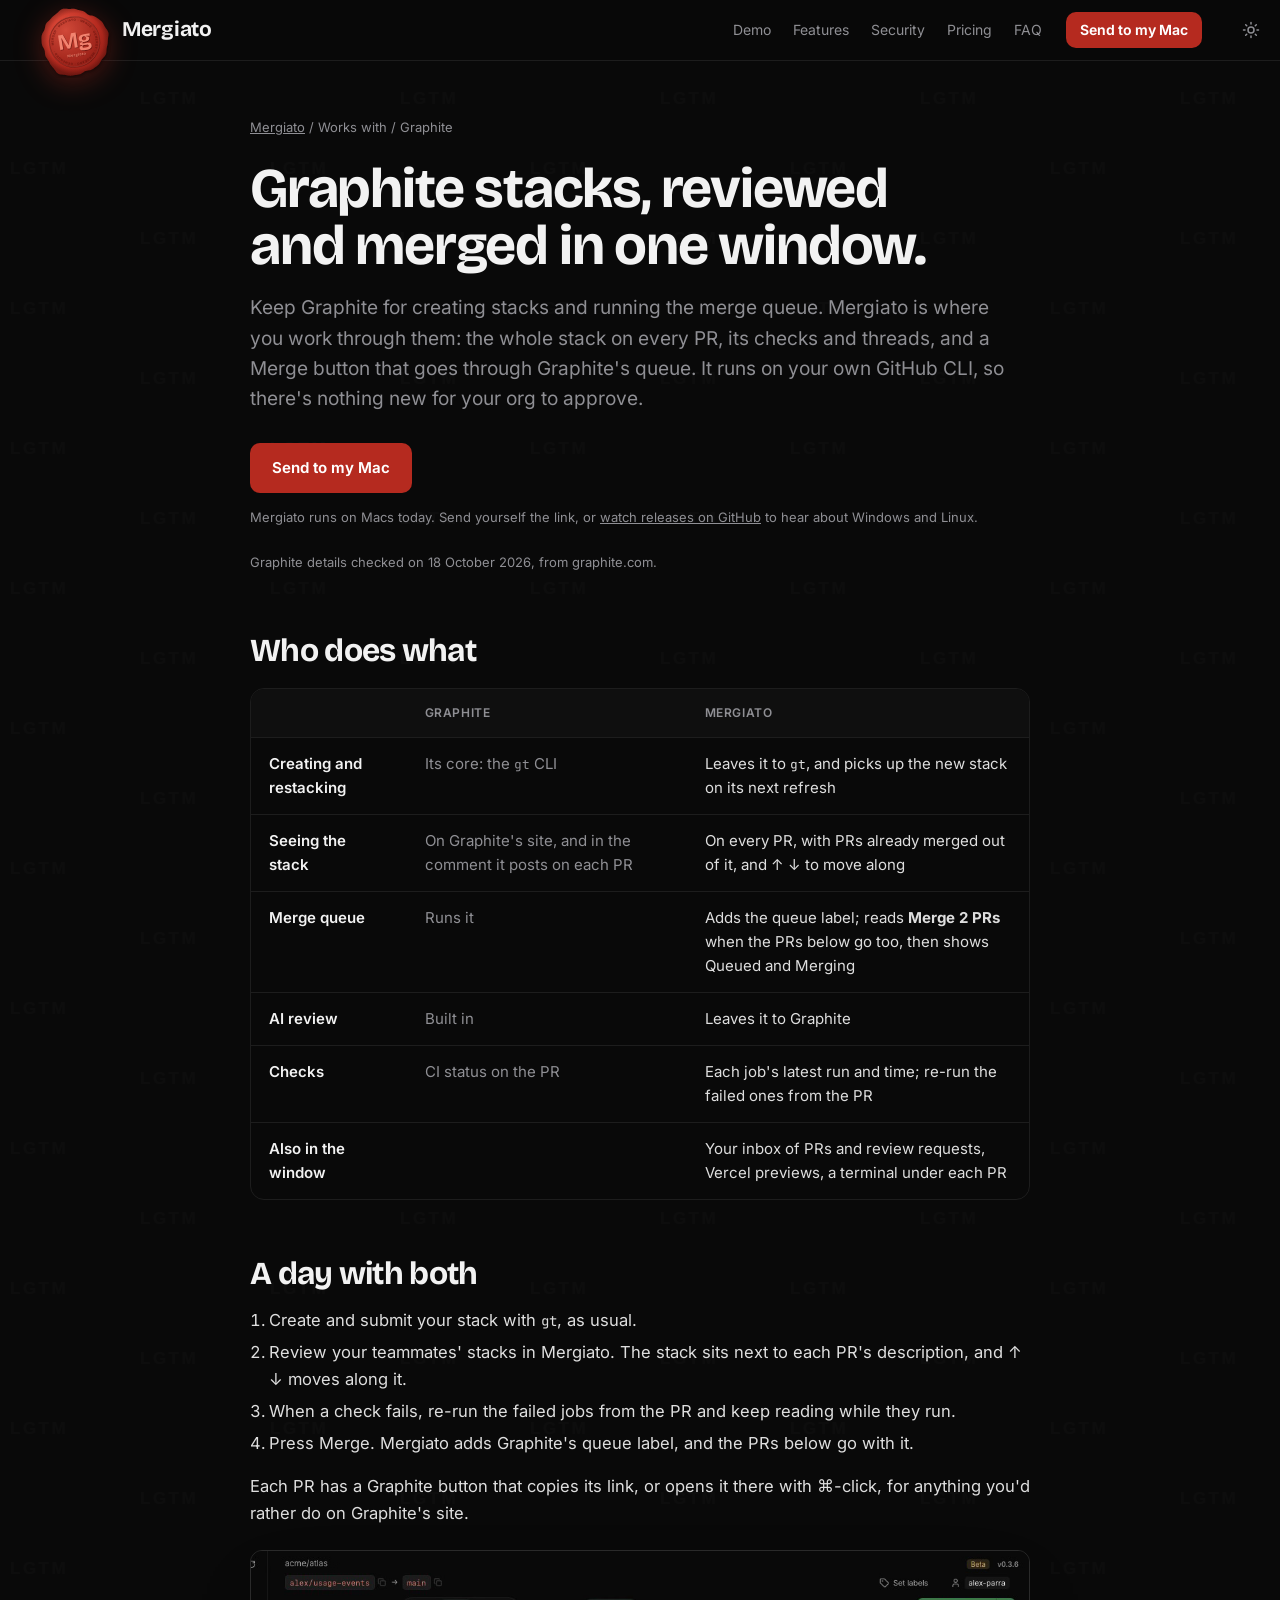
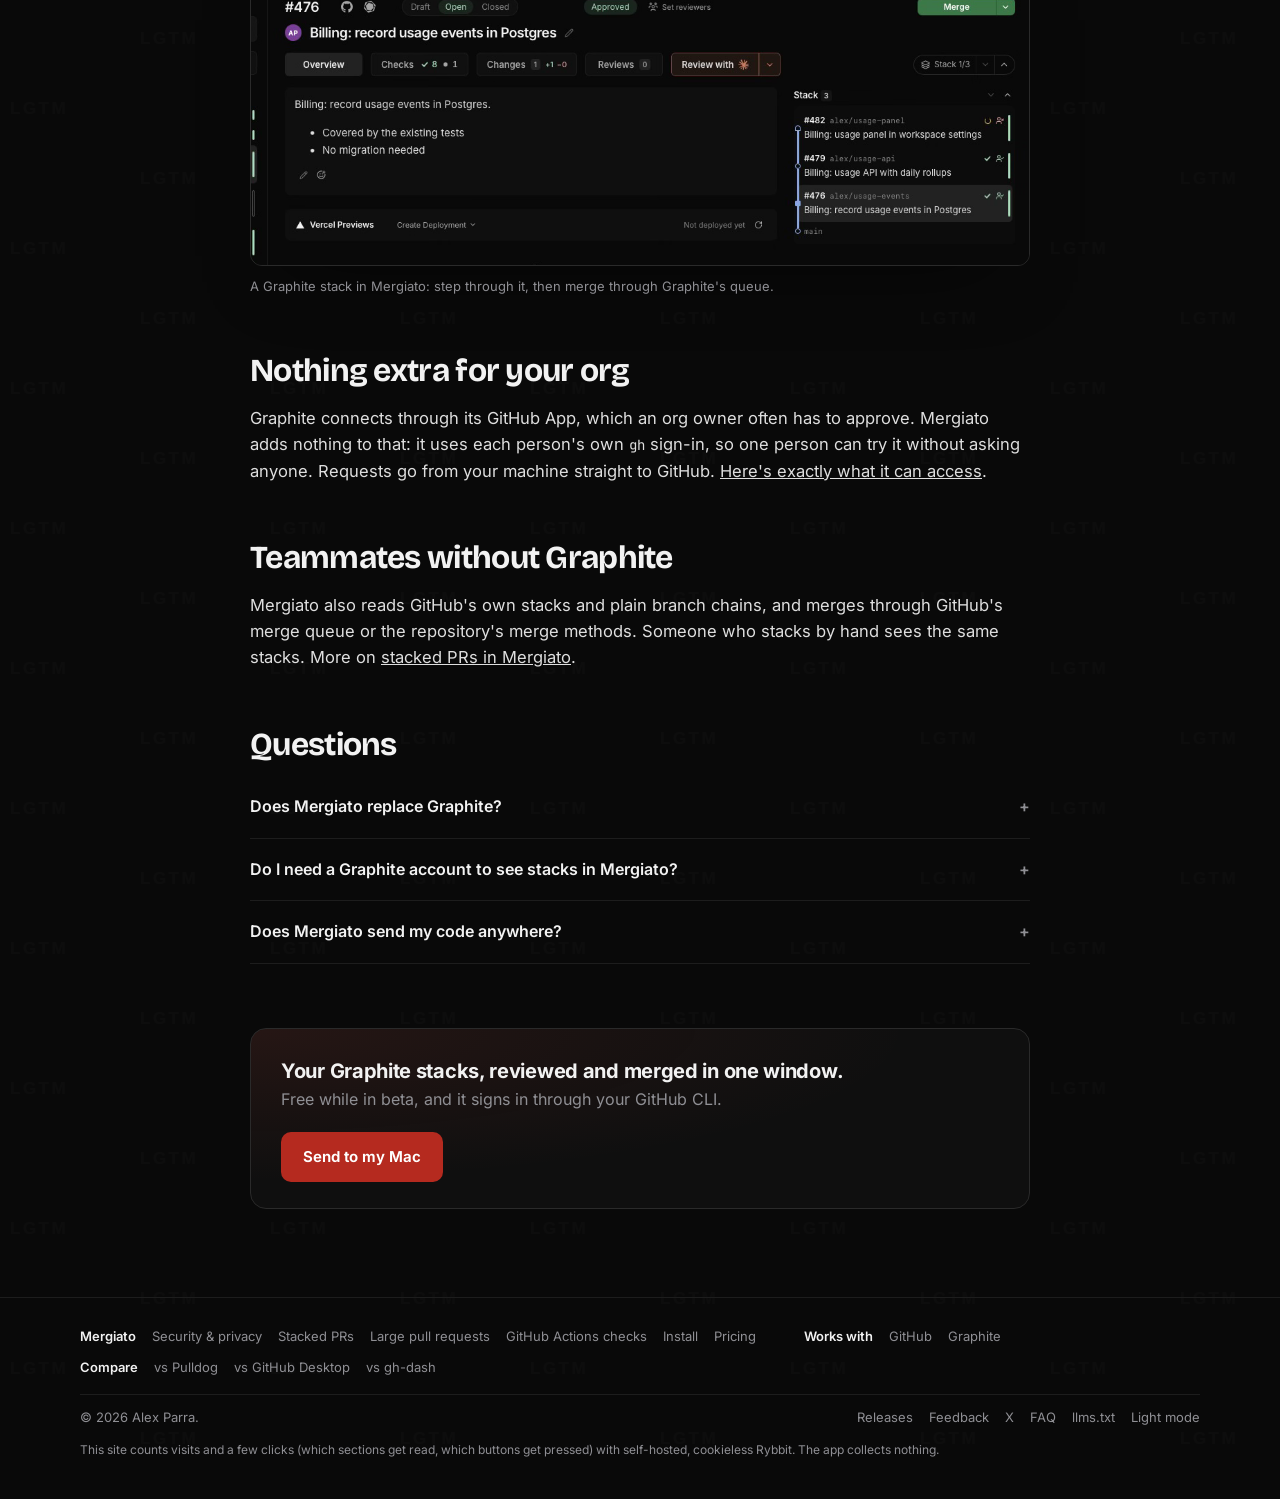
<file: works-with/graphite/index.html>
<!doctype html>
<html lang="en" class="scroll-pt-18 scroll-smooth motion-reduce:scroll-auto">
  <head>
    <meta charset="utf-8" />
    <meta name="viewport" content="width=device-width, initial-scale=1" />
    <title>Mergiato with Graphite: review and merge your stacks · Mergiato</title>
    <meta name="description" content="Mergiato works on top of Graphite: the whole stack on every PR, checks you can re-run, and a Merge button that goes through Graphite's merge queue." />
    <meta name="author" content="Alex Parra" />
    <meta name="application-name" content="Mergiato" />
    <link rel="canonical" href="https://mergiato.com/works-with/graphite/" />
    <meta property="og:type" content="website" />
    <meta property="og:site_name" content="Mergiato" />
    <meta property="og:url" content="https://mergiato.com/works-with/graphite/" />
    <meta property="og:title" content="Mergiato with Graphite" />
    <meta property="og:description" content="Mergiato works on top of Graphite: the whole stack on every PR, checks you can re-run, and a Merge button that goes through Graphite's merge queue." />
    <meta property="og:image" content="https://mergiato.com/og/works-with-graphite.jpg?v=01c3f2da" />
    <meta property="og:image:width" content="1200" />
    <meta property="og:image:height" content="630" />
    <meta property="og:image:alt" content="Mergiato: Mergiato with Graphite: review and merge your stacks" />
    <meta name="twitter:card" content="summary_large_image" />
    <meta name="twitter:site" content="@mergiato" />
    <meta name="twitter:title" content="Mergiato with Graphite" />
    <meta name="twitter:description" content="Mergiato works on top of Graphite: the whole stack on every PR, checks you can re-run, and a Merge button that goes through Graphite's merge queue." />
    <meta name="twitter:image" content="https://mergiato.com/og/works-with-graphite.jpg?v=01c3f2da" />
    <meta name="theme-color" content="#090909" />
    <link rel="icon" href="/favicon.png" />
    <link rel="apple-touch-icon" href="/icon.png" />
    <!-- A plain-text summary for AI agents and LLMs (llmstxt.org). -->
    <link rel="alternate" type="text/plain" href="/llms.txt" title="Mergiato, for language models" />
    <!-- Fonts are served from here: faster first paint, and no visitor request goes to a third party. -->
    <link rel="preload" href="/fonts/inter-latin-wght-normal.woff2" as="font" type="font/woff2" crossorigin />
    <link
      rel="preload"
      href="/fonts/bricolage-grotesque-latin-opsz-normal.woff2"
      as="font"
      type="font/woff2"
      crossorigin
    />
    <style>
      /*! tailwindcss v4.3.3 | MIT License | https://tailwindcss.com */
@layer properties{@supports (((-webkit-hyphens:none)) and (not (margin-trim:inline))) or ((-moz-orient:inline) and (not (color:rgb(from red r g b)))){*,:before,:after,::backdrop{--tw-translate-x:0;--tw-translate-y:0;--tw-translate-z:0;--tw-border-style:solid;--tw-leading:initial;--tw-font-weight:initial;--tw-tracking:initial;--tw-shadow:0 0 #0000;--tw-shadow-color:initial;--tw-shadow-alpha:100%;--tw-inset-shadow:0 0 #0000;--tw-inset-shadow-color:initial;--tw-inset-shadow-alpha:100%;--tw-ring-color:initial;--tw-ring-shadow:0 0 #0000;--tw-inset-ring-color:initial;--tw-inset-ring-shadow:0 0 #0000;--tw-ring-inset:initial;--tw-ring-offset-width:0px;--tw-ring-offset-color:#fff;--tw-ring-offset-shadow:0 0 #0000;--tw-blur:initial;--tw-brightness:initial;--tw-contrast:initial;--tw-grayscale:initial;--tw-hue-rotate:initial;--tw-invert:initial;--tw-opacity:initial;--tw-saturate:initial;--tw-sepia:initial;--tw-drop-shadow:initial;--tw-drop-shadow-color:initial;--tw-drop-shadow-alpha:100%;--tw-drop-shadow-size:initial;--tw-backdrop-blur:initial;--tw-backdrop-brightness:initial;--tw-backdrop-contrast:initial;--tw-backdrop-grayscale:initial;--tw-backdrop-hue-rotate:initial;--tw-backdrop-invert:initial;--tw-backdrop-opacity:initial;--tw-backdrop-saturate:initial;--tw-backdrop-sepia:initial;--tw-duration:initial;--tw-content:""}}}@layer theme{:root,:host{--font-sans:"Inter", "Inter Fallback", -apple-system, BlinkMacSystemFont, "Segoe UI", sans-serif;--font-mono:"JetBrains Mono", ui-monospace, SFMono-Regular, Menlo, monospace;--spacing:.25rem;--font-weight-semibold:600;--font-weight-bold:700;--radius-md:.375rem;--radius-lg:.5rem;--radius-xl:.75rem;--radius-2xl:1rem;--default-transition-duration:.15s;--default-transition-timing-function:cubic-bezier(.4, 0, .2, 1);--default-font-family:var(--font-sans);--default-mono-font-family:var(--font-mono);--color-white:#fff;--color-page:#090909;--color-panel:#0f0f0f;--color-raised:#151515;--color-edge:#1d1d1d;--color-edge-strong:#2a2a2a;--color-fg:#f2f2f2;--color-body:#dedede;--color-muted:#8f8f94;--color-accent:#80a7e8;--color-accent-soft:#80a7e81f;--color-ok:#8dceaa;--color-ok-soft:#8dceaa1f;--color-bad:#dd9396;--color-wait:#e8b45d;--color-violet-soft:#c9b3f024;--color-merge:#1f7a42;--color-button:#f2f2f2;--color-button-fg:#111;--color-shadow:#000000b3;--color-app-sidebar:#0f0f0f;--color-app-input:#151515;--color-app-hover:#1a1a1a;--color-app-selected:#222;--color-app-file-head:#171717;--color-app-code:#080808;--color-app-branch:#ec7a68;--color-diff-add:#122018;--color-diff-del:#211519;--color-syn-keyword:#ff7b72;--color-syn-string:#a5d6ff;--color-syn-constant:#79c0ff;--color-syn-title:#d2a8ff;--color-pill-green:#17251d;--color-pill-green-fg:#9fdfb9;--color-pill-purple:#231c2d;--color-pill-purple-fg:#c9b3f0;--color-pill-neutral:#2b2b2b;--color-pill-neutral-fg:#d4d4d4;--color-pill-red:#2b1c1e;--color-pill-red-fg:#e3a3a3;--color-pill-amber:#2a2214;--color-claude:#d97757;--color-seal:#b52a1f;--color-seal-ink:#f3836f;--color-seal-soft:#e8513f1a;--font-display:"Bricolage Grotesque", "Inter", -apple-system, BlinkMacSystemFont, sans-serif}}@layer base{*,:after,:before,::backdrop{box-sizing:border-box;border:0 solid;margin:0;padding:0}::file-selector-button{box-sizing:border-box;border:0 solid;margin:0;padding:0}html,:host{-webkit-text-size-adjust:100%;tab-size:4;line-height:1.5;font-family:var(--default-font-family,-apple-system, BlinkMacSystemFont, "Segoe UI", Roboto, "Helvetica Neue", "Noto Sans", Arial, sans-serif, "Apple Color Emoji", "Segoe UI Emoji", "Segoe UI Symbol", "Noto Color Emoji");font-feature-settings:var(--default-font-feature-settings,normal);font-variation-settings:var(--default-font-variation-settings,normal);-webkit-tap-highlight-color:transparent}hr{height:0;color:inherit;border-top-width:1px}abbr:where([title]){-webkit-text-decoration:underline dotted;text-decoration:underline dotted}h1,h2,h3,h4,h5,h6{font-size:inherit;font-weight:inherit}a{color:inherit;-webkit-text-decoration:inherit;-webkit-text-decoration:inherit;-webkit-text-decoration:inherit;text-decoration:inherit}b,strong{font-weight:bolder}code,kbd,samp,pre{font-family:var(--default-mono-font-family,ui-monospace, SFMono-Regular, Menlo, Monaco, Consolas, "Liberation Mono", "Courier New", monospace);font-feature-settings:var(--default-mono-font-feature-settings,normal);font-variation-settings:var(--default-mono-font-variation-settings,normal);font-size:1em}small{font-size:80%}sub,sup{vertical-align:baseline;font-size:75%;line-height:0;position:relative}sub{bottom:-.25em}sup{top:-.5em}table{text-indent:0;border-color:inherit;border-collapse:collapse}:-moz-focusring:where(:not(iframe)){outline:auto}progress{vertical-align:baseline}summary{display:list-item}ol,ul,menu{list-style:none}img,svg,video,canvas,audio,iframe,embed,object{vertical-align:middle;display:block}img,video{max-width:100%;height:auto}button,input,select,optgroup,textarea{font:inherit;font-feature-settings:inherit;font-variation-settings:inherit;letter-spacing:inherit;color:inherit;opacity:1;background-color:#0000;border-radius:0}::file-selector-button{font:inherit;font-feature-settings:inherit;font-variation-settings:inherit;letter-spacing:inherit;color:inherit;opacity:1;background-color:#0000;border-radius:0}:where(select:is([multiple],[size])) optgroup{font-weight:bolder}:where(select:is([multiple],[size])) optgroup option{padding-inline-start:20px}::file-selector-button{margin-inline-end:4px}::placeholder{opacity:1}@supports (not ((-webkit-appearance:-apple-pay-button))) or (contain-intrinsic-size:1px){::placeholder{color:currentColor}@supports (color:color-mix(in lab, red, red)){::placeholder{color:color-mix(in oklab, currentcolor 50%, transparent)}}}textarea{resize:vertical}::-webkit-search-decoration{-webkit-appearance:none}::-webkit-date-and-time-value{min-height:1lh;text-align:inherit}::-webkit-datetime-edit{display:inline-flex}::-webkit-datetime-edit-fields-wrapper{padding:0}::-webkit-datetime-edit{padding-block:0}::-webkit-datetime-edit-year-field{padding-block:0}::-webkit-datetime-edit-month-field{padding-block:0}::-webkit-datetime-edit-day-field{padding-block:0}::-webkit-datetime-edit-hour-field{padding-block:0}::-webkit-datetime-edit-minute-field{padding-block:0}::-webkit-datetime-edit-second-field{padding-block:0}::-webkit-datetime-edit-millisecond-field{padding-block:0}::-webkit-datetime-edit-meridiem-field{padding-block:0}::-webkit-calendar-picker-indicator{line-height:1}:-moz-ui-invalid{box-shadow:none}button,input:where([type=button],[type=reset],[type=submit]){appearance:button}::file-selector-button{appearance:button}::-webkit-inner-spin-button{height:auto}::-webkit-outer-spin-button{height:auto}[hidden]:where(:not([hidden=until-found])){display:none!important}@font-face{font-family:Inter;font-style:normal;font-weight:100 900;font-display:swap;src:url(/fonts/inter-latin-wght-normal.woff2)format("woff2")}@font-face{font-family:Inter Fallback;src:local(Arial);ascent-override:90.44%;descent-override:22.52%;line-gap-override:0%;size-adjust:107.12%}@font-face{font-family:Bricolage Grotesque;font-style:normal;font-weight:200 800;font-display:swap;src:url(/fonts/bricolage-grotesque-latin-opsz-normal.woff2)format("woff2")}@font-face{font-family:JetBrains Mono;font-style:normal;font-weight:100 800;font-display:swap;src:url(/fonts/jetbrains-mono-latin-wght-normal.woff2)format("woff2")}:root{color-scheme:dark;--print:url("data:image/svg+xml,%3Csvg xmlns='http://www.w3.org/2000/svg' width='260' height='140'%3E%3Cg font-family='Helvetica Neue,Helvetica,Arial,sans-serif' font-weight='700' font-size='17' letter-spacing='2.5' fill='%23ffffff' fill-opacity='0.016'%3E%3Ctext x='10' y='34'%3ELGTM%3C/text%3E%3Ctext x='140' y='104'%3ELGTM%3C/text%3E%3C/g%3E%3C/svg%3E")}:root[data-theme=light]{color-scheme:light;--print:url("data:image/svg+xml,%3Csvg xmlns='http://www.w3.org/2000/svg' width='260' height='140'%3E%3Cg font-family='Helvetica Neue,Helvetica,Arial,sans-serif' font-weight='700' font-size='17' letter-spacing='2.5' fill='%23000000' fill-opacity='0.022'%3E%3Ctext x='10' y='34'%3ELGTM%3C/text%3E%3Ctext x='140' y='104'%3ELGTM%3C/text%3E%3C/g%3E%3C/svg%3E");--color-page:#fff;--color-panel:#f7f7f8;--color-raised:#efeff1;--color-edge:#e4e4e7;--color-edge-strong:#d4d4d8;--color-fg:#18181b;--color-body:#27272a;--color-muted:#5c5c66;--color-accent:#2f5fb3;--color-accent-soft:#2f5fb31a;--color-ok:#1a7f4b;--color-ok-soft:#1a7f4b1a;--color-bad:#c03b42;--color-wait:#a76a00;--color-violet-soft:#6b46c11a;--color-button:#18181b;--color-button-fg:#fff;--color-shadow:#0000002e;--color-app-sidebar:#f7f7f8;--color-app-input:#fff;--color-app-hover:#f0f0f2;--color-app-selected:#e8e8eb;--color-app-file-head:#f6f6f7;--color-app-code:#fff;--color-app-branch:#c4553f;--color-diff-add:#e6f6ec;--color-diff-del:#fcebec;--color-syn-keyword:#cf222e;--color-syn-string:#0a3069;--color-syn-constant:#0550ae;--color-syn-title:#8250df;--color-pill-green:#e3f4ea;--color-pill-green-fg:#1a6b3f;--color-pill-purple:#efe7fb;--color-pill-purple-fg:#6b46c1;--color-pill-neutral:#e8e8eb;--color-pill-neutral-fg:#3f3f46;--color-pill-red:#fbe8e9;--color-pill-red-fg:#a8323a;--color-pill-amber:#fbf1dc;--color-seal-ink:#a3241a;--color-seal-soft:#b52a1f12}body{background-image:var(--print)}code,kbd,pre{font-family:var(--font-mono);font-variant-ligatures:none}code,kbd{font-size:.85em}kbd{border:1px solid var(--color-edge-strong);min-width:1.9em;color:var(--color-fg);text-align:center;border-bottom-width:2px;border-radius:6px;padding:1px 6px;display:inline-block}details{border-bottom:1px solid var(--color-edge);padding:18px 0}summary{color:var(--color-fg);cursor:pointer;font-weight:600;list-style:none}summary::-webkit-details-marker{display:none}summary:after{content:"+";float:right;color:var(--color-muted)}details[open] summary:after{content:"−"}details p{max-width:72ch;color:var(--color-muted);margin-top:10px}@media (prefers-reduced-motion:reduce){*,:before,:after{transition:none!important;animation:none!important}}}@layer prose{.prose h2{color:var(--color-fg);font-family:var(--font-display);letter-spacing:-.7px;text-wrap:balance;margin:56px 0 14px;font-size:clamp(24px,3vw,32px);font-weight:700;line-height:1.1}.prose h2:first-child{margin-top:0}.prose h3{color:var(--color-fg);margin:28px 0 8px;font-size:18px;font-weight:700}.prose :where(p,ul,ol){margin-block:1em}.prose :where(ul,ol){padding-left:1.2em}.prose ul{list-style:outside}.prose ol{list-style:decimal}.prose :where(p,li){color:var(--color-body);font-size:16.5px}.prose li+li{margin-top:6px}.prose a{text-decoration:underline}.prose details p{margin:10px 0 0}.prose figure{margin:24px 0}.prose table{border:1px solid var(--color-edge);border-collapse:separate;border-spacing:0;background:var(--color-page);border-radius:14px;width:100%;margin:20px 0 8px;font-size:15px;overflow:hidden}.prose :where(th,td){border-bottom:1px solid var(--color-edge);text-align:left;vertical-align:top;padding:14px 18px}.prose tr:last-child td{border-bottom:0}.prose thead th{background:var(--color-panel);color:var(--color-muted);letter-spacing:.6px;text-transform:uppercase;font-size:12px;font-weight:600}.prose td:first-child{width:20%;color:var(--color-fg);font-weight:600}.prose td:nth-child(2){width:36%;color:var(--color-muted)}.prose td:last-child{color:var(--color-body)}@media not all and (min-width:761px){.prose :where(table,tbody,tr,td){display:block;width:100%!important}.prose thead{display:none}.prose tr{border-bottom:1px solid var(--color-edge)}.prose td{border:0;padding:6px 16px}.prose td:first-child{padding-top:14px}.prose td:last-child{padding-bottom:14px}}}@layer utilities{.absolute{position:absolute}.fixed{position:fixed}.sticky{position:sticky}.-top-15{top:calc(var(--spacing) * -15)}.top-0{top:0}.top-3\.25{top:calc(var(--spacing) * 3.25)}.right-3{right:calc(var(--spacing) * 3)}.bottom-6{bottom:calc(var(--spacing) * 6)}.left-1\/2{left:50%}.left-4{left:calc(var(--spacing) * 4)}.z-20{z-index:20}.z-30{z-index:30}.z-60{z-index:60}.m-0{margin:0}.m-auto{margin:auto}.mx-auto{margin-inline:auto}.mt-1\.5{margin-top:calc(var(--spacing) * 1.5)}.mt-2{margin-top:calc(var(--spacing) * 2)}.mt-2\.5{margin-top:calc(var(--spacing) * 2.5)}.mt-3\.5{margin-top:calc(var(--spacing) * 3.5)}.mt-6{margin-top:calc(var(--spacing) * 6)}.mt-16{margin-top:calc(var(--spacing) * 16)}.mr-2{margin-right:calc(var(--spacing) * 2)}.-mb-4{margin-bottom:calc(var(--spacing) * -4)}.mb-2\.5{margin-bottom:calc(var(--spacing) * 2.5)}.mb-3{margin-bottom:calc(var(--spacing) * 3)}.mb-3\.25{margin-bottom:calc(var(--spacing) * 3.25)}.mb-4{margin-bottom:calc(var(--spacing) * 4)}.mb-4\.5{margin-bottom:calc(var(--spacing) * 4.5)}.mb-5{margin-bottom:calc(var(--spacing) * 5)}.mb-5\.5{margin-bottom:calc(var(--spacing) * 5.5)}.mb-7{margin-bottom:calc(var(--spacing) * 7)}.ml-auto{margin-left:auto}.block{display:block}.flex{display:flex}.grid{display:grid}.hidden{display:none}.inline-flex{display:inline-flex}.size-4\.5{width:calc(var(--spacing) * 4.5);height:calc(var(--spacing) * 4.5)}.size-6{width:calc(var(--spacing) * 6);height:calc(var(--spacing) * 6)}.size-8\.5{width:calc(var(--spacing) * 8.5);height:calc(var(--spacing) * 8.5)}.size-\[62px\]{width:62px;height:62px}.h-15{height:calc(var(--spacing) * 15)}.h-auto{height:auto}.w-\[min\(520px\,100\%_-_32px\)\]{width:min(520px,100% - 32px)}.w-\[min\(780px\,100\%_-_32px\)\]{width:min(780px,100% - 32px)}.w-\[min\(1120px\,100\%_-_32px\)\]{width:min(1120px,100% - 32px)}.w-\[min\(1200px\,100\%_-_32px\)\]{width:min(1200px,100% - 32px)}.w-full{width:100%}.max-w-\[21ch\]{max-width:21ch}.max-w-\[64ch\]{max-width:64ch}.shrink-0{flex-shrink:0}.basis-full{flex-basis:100%}.-translate-x-1\/2{--tw-translate-x:calc(calc(1 / 2 * 100%) * -1);translate:var(--tw-translate-x) var(--tw-translate-y)}.cursor-pointer{cursor:pointer}.scroll-pt-18{scroll-padding-top:calc(var(--spacing) * 18)}.grid-cols-\[28px_1fr\]{grid-template-columns:28px 1fr}.flex-wrap{flex-wrap:wrap}.place-items-center{place-items:center}.items-baseline{align-items:baseline}.items-center{align-items:center}.justify-between{justify-content:space-between}.gap-2{gap:calc(var(--spacing) * 2)}.gap-2\.5{gap:calc(var(--spacing) * 2.5)}.gap-3{gap:calc(var(--spacing) * 3)}.gap-3\.5{gap:calc(var(--spacing) * 3.5)}.gap-5{gap:calc(var(--spacing) * 5)}.gap-5\.5{gap:calc(var(--spacing) * 5.5)}.gap-6{gap:calc(var(--spacing) * 6)}.gap-x-4{column-gap:calc(var(--spacing) * 4)}.gap-x-12{column-gap:calc(var(--spacing) * 12)}.gap-y-1\.5{row-gap:calc(var(--spacing) * 1.5)}.gap-y-2\.5{row-gap:calc(var(--spacing) * 2.5)}.self-start{align-self:flex-start}.overflow-x-hidden{overflow-x:hidden}.scroll-smooth{scroll-behavior:smooth}.rounded-2xl{border-radius:var(--radius-2xl)}.rounded-\[10px\]{border-radius:10px}.rounded-lg{border-radius:var(--radius-lg)}.rounded-md{border-radius:var(--radius-md)}.rounded-xl{border-radius:var(--radius-xl)}.border{border-style:var(--tw-border-style);border-width:1px}.border-t{border-top-style:var(--tw-border-style);border-top-width:1px}.border-b{border-bottom-style:var(--tw-border-style);border-bottom-width:1px}.border-edge{border-color:var(--color-edge)}.border-edge-strong{border-color:var(--color-edge-strong)}.bg-button{background-color:var(--color-button)}.bg-page{background-color:var(--color-page)}.bg-page\/82{background-color:#090909d1}@supports (color:color-mix(in lab, red, red)){.bg-page\/82{background-color:color-mix(in oklab, var(--color-page) 82%, transparent)}}.bg-panel{background-color:var(--color-panel)}.bg-raised{background-color:var(--color-raised)}.bg-seal{background-color:var(--color-seal)}.bg-\[radial-gradient\(ellipse_at_0\%_0\%\,var\(--color-seal-soft\)\,transparent_60\%\)\]{background-image:radial-gradient(ellipse at 0% 0%,var(--color-seal-soft),transparent 60%)}.px-2{padding-inline:calc(var(--spacing) * 2)}.px-3{padding-inline:calc(var(--spacing) * 3)}.px-3\.5{padding-inline:calc(var(--spacing) * 3.5)}.px-4{padding-inline:calc(var(--spacing) * 4)}.px-5\.5{padding-inline:calc(var(--spacing) * 5.5)}.px-6\.5{padding-inline:calc(var(--spacing) * 6.5)}.px-7\.5{padding-inline:calc(var(--spacing) * 7.5)}.py-0\.75{padding-block:calc(var(--spacing) * .75)}.py-1\.5{padding-block:calc(var(--spacing) * 1.5)}.py-1\.75{padding-block:calc(var(--spacing) * 1.75)}.py-2{padding-block:calc(var(--spacing) * 2)}.py-2\.5{padding-block:calc(var(--spacing) * 2.5)}.py-3\.5{padding-block:calc(var(--spacing) * 3.5)}.py-3\.25{padding-block:calc(var(--spacing) * 3.25)}.py-6\.5{padding-block:calc(var(--spacing) * 6.5)}.pt-6\.5{padding-top:calc(var(--spacing) * 6.5)}.pt-7{padding-top:calc(var(--spacing) * 7)}.pt-10{padding-top:calc(var(--spacing) * 10)}.pt-14{padding-top:calc(var(--spacing) * 14)}.pr-1\.5{padding-right:calc(var(--spacing) * 1.5)}.pb-2{padding-bottom:calc(var(--spacing) * 2)}.pb-4{padding-bottom:calc(var(--spacing) * 4)}.pb-5\.5{padding-bottom:calc(var(--spacing) * 5.5)}.pb-10{padding-bottom:calc(var(--spacing) * 10)}.pb-22{padding-bottom:calc(var(--spacing) * 22)}.pl-3{padding-left:calc(var(--spacing) * 3)}.font-display{font-family:var(--font-display)}.font-mono{font-family:var(--font-mono)}.font-sans{font-family:var(--font-sans)}.text-\[16px\]\/\[1\.6\]{font-size:16px;line-height:1.6}.text-\[11px\]{font-size:11px}.text-\[12px\]{font-size:12px}.text-\[13px\]{font-size:13px}.text-\[14px\]{font-size:14px}.text-\[15px\]{font-size:15px}.text-\[16px\]{font-size:16px}.text-\[20px\]{font-size:20px}.text-\[21px\]{font-size:21px}.text-\[22px\]{font-size:22px}.text-\[clamp\(16px\,2\.2vw\,19px\)\]{font-size:clamp(16px,2.2vw,19px)}.text-\[clamp\(34px\,5vw\,56px\)\]{font-size:clamp(34px,5vw,56px)}.leading-\[1\.03\]{--tw-leading:1.03;line-height:1.03}.font-\[650\]{--tw-font-weight:650;font-weight:650}.font-bold{--tw-font-weight:var(--font-weight-bold);font-weight:var(--font-weight-bold)}.font-semibold{--tw-font-weight:var(--font-weight-semibold);font-weight:var(--font-weight-semibold)}.tracking-\[-0\.3px\]{--tw-tracking:-.3px;letter-spacing:-.3px}.tracking-\[-0\.4px\]{--tw-tracking:-.4px;letter-spacing:-.4px}.tracking-\[-1\.2px\]{--tw-tracking:-1.2px;letter-spacing:-1.2px}.text-balance{text-wrap:balance}.whitespace-nowrap{white-space:nowrap}.text-body{color:var(--color-body)}.text-button-fg{color:var(--color-button-fg)}.text-fg{color:var(--color-fg)}.text-muted{color:var(--color-muted)}.text-white{color:var(--color-white)}.no-underline{text-decoration-line:none}.underline{text-decoration-line:underline}.antialiased{-webkit-font-smoothing:antialiased;-moz-osx-font-smoothing:grayscale}.shadow-\[0_20px_50px_-20px_var\(--color-shadow\)\]{--tw-shadow:0 20px 50px -20px var(--tw-shadow-color,var(--color-shadow));box-shadow:var(--tw-inset-shadow), var(--tw-inset-ring-shadow), var(--tw-ring-offset-shadow), var(--tw-ring-shadow), var(--tw-shadow)}.shadow-\[0_30px_80px_-40px_var\(--color-shadow\)\]{--tw-shadow:0 30px 80px -40px var(--tw-shadow-color,var(--color-shadow));box-shadow:var(--tw-inset-shadow), var(--tw-inset-ring-shadow), var(--tw-ring-offset-shadow), var(--tw-ring-shadow), var(--tw-shadow)}.shadow-\[0_40px_120px_-30px_var\(--color-shadow\)\]{--tw-shadow:0 40px 120px -30px var(--tw-shadow-color,var(--color-shadow));box-shadow:var(--tw-inset-shadow), var(--tw-inset-ring-shadow), var(--tw-ring-offset-shadow), var(--tw-ring-shadow), var(--tw-shadow)}.blur{--tw-blur:blur(8px);filter:var(--tw-blur,) var(--tw-brightness,) var(--tw-contrast,) var(--tw-grayscale,) var(--tw-hue-rotate,) var(--tw-invert,) var(--tw-saturate,) var(--tw-sepia,) var(--tw-drop-shadow,)}.drop-shadow-\[0_6px_14px_rgb\(181_42_31\/0\.4\)\]{--tw-drop-shadow-size:drop-shadow(0 6px 14px var(--tw-drop-shadow-color,#b52a1f66));--tw-drop-shadow:var(--tw-drop-shadow-size);filter:var(--tw-blur,) var(--tw-brightness,) var(--tw-contrast,) var(--tw-grayscale,) var(--tw-hue-rotate,) var(--tw-invert,) var(--tw-saturate,) var(--tw-sepia,) var(--tw-drop-shadow,)}.backdrop-blur-\[14px\]{--tw-backdrop-blur:blur(14px);-webkit-backdrop-filter:var(--tw-backdrop-blur,) var(--tw-backdrop-brightness,) var(--tw-backdrop-contrast,) var(--tw-backdrop-grayscale,) var(--tw-backdrop-hue-rotate,) var(--tw-backdrop-invert,) var(--tw-backdrop-opacity,) var(--tw-backdrop-saturate,) var(--tw-backdrop-sepia,);backdrop-filter:var(--tw-backdrop-blur,) var(--tw-backdrop-brightness,) var(--tw-backdrop-contrast,) var(--tw-backdrop-grayscale,) var(--tw-backdrop-hue-rotate,) var(--tw-backdrop-invert,) var(--tw-backdrop-opacity,) var(--tw-backdrop-saturate,) var(--tw-backdrop-sepia,)}.transition-\[translate\,opacity\]{transition-property:translate,opacity;transition-timing-function:var(--tw-ease,var(--default-transition-timing-function));transition-duration:var(--tw-duration,var(--default-transition-duration))}.duration-120{--tw-duration:.12s;transition-duration:.12s}.\[counter-increment\:step\]{counter-increment:step}.\[counter-reset\:step\]{counter-reset:step}.backdrop\:bg-\[rgb\(0_0_0\/0\.55\)\]::backdrop{background-color:#0000008c}.backdrop\:backdrop-blur-\[4px\]::backdrop{--tw-backdrop-blur:blur(4px);-webkit-backdrop-filter:var(--tw-backdrop-blur,) var(--tw-backdrop-brightness,) var(--tw-backdrop-contrast,) var(--tw-backdrop-grayscale,) var(--tw-backdrop-hue-rotate,) var(--tw-backdrop-invert,) var(--tw-backdrop-opacity,) var(--tw-backdrop-saturate,) var(--tw-backdrop-sepia,);backdrop-filter:var(--tw-backdrop-blur,) var(--tw-backdrop-brightness,) var(--tw-backdrop-contrast,) var(--tw-backdrop-grayscale,) var(--tw-backdrop-hue-rotate,) var(--tw-backdrop-invert,) var(--tw-backdrop-opacity,) var(--tw-backdrop-saturate,) var(--tw-backdrop-sepia,)}.before\:grid:before{content:var(--tw-content);display:grid}.before\:size-7:before{content:var(--tw-content);width:calc(var(--spacing) * 7);height:calc(var(--spacing) * 7)}.before\:place-items-center:before{content:var(--tw-content);place-items:center}.before\:rounded-full:before{content:var(--tw-content);border-radius:3.40282e38px}.before\:bg-raised:before{content:var(--tw-content);background-color:var(--color-raised)}.before\:text-\[13px\]:before{content:var(--tw-content);font-size:13px}.before\:font-bold:before{content:var(--tw-content);--tw-font-weight:var(--font-weight-bold);font-weight:var(--font-weight-bold)}.before\:text-fg:before{content:var(--tw-content);color:var(--color-fg)}.before\:content-\[counter\(step\)\]:before{--tw-content:counter(step);content:var(--tw-content)}@media (hover:hover){.hover\:-translate-y-px:hover{--tw-translate-y:-1px;translate:var(--tw-translate-x) var(--tw-translate-y)}.hover\:bg-raised:hover{background-color:var(--color-raised)}.hover\:text-fg:hover{color:var(--color-fg)}.hover\:opacity-90:hover{opacity:.9}}.focus\:top-3:focus{top:calc(var(--spacing) * 3)}@media (prefers-reduced-motion:reduce){.motion-reduce\:scroll-auto{scroll-behavior:auto}}@media (min-width:481px){.xs\:grid{display:grid}.xs\:pr-9\.5{padding-right:calc(var(--spacing) * 9.5)}}@media (min-width:761px){.md\:-mb-4\.5{margin-bottom:calc(var(--spacing) * -4.5)}.md\:ml-0{margin-left:0}.md\:flex{display:flex}.md\:size-18{width:calc(var(--spacing) * 18);height:calc(var(--spacing) * 18)}}@media (min-width:1292px){.min-\[1292px\]\:pr-0{padding-right:0}}.light\:block:where([data-theme=light],[data-theme=light] *){display:block}.light\:hidden:where([data-theme=light],[data-theme=light] *){display:none}.\[\&_a\]\:text-muted a{color:var(--color-muted)}.\[\&_a\]\:underline a{text-decoration-line:underline}.\[\&_a\:hover\]\:text-fg a:hover,.\[\&_strong\]\:text-fg strong{color:var(--color-fg)}}@layer components;@property --tw-translate-x{syntax:"*";inherits:false;initial-value:0}@property --tw-translate-y{syntax:"*";inherits:false;initial-value:0}@property --tw-translate-z{syntax:"*";inherits:false;initial-value:0}@property --tw-border-style{syntax:"*";inherits:false;initial-value:solid}@property --tw-leading{syntax:"*";inherits:false}@property --tw-font-weight{syntax:"*";inherits:false}@property --tw-tracking{syntax:"*";inherits:false}@property --tw-shadow{syntax:"*";inherits:false;initial-value:0 0 #0000}@property --tw-shadow-color{syntax:"*";inherits:false}@property --tw-shadow-alpha{syntax:"<percentage>";inherits:false;initial-value:100%}@property --tw-inset-shadow{syntax:"*";inherits:false;initial-value:0 0 #0000}@property --tw-inset-shadow-color{syntax:"*";inherits:false}@property --tw-inset-shadow-alpha{syntax:"<percentage>";inherits:false;initial-value:100%}@property --tw-ring-color{syntax:"*";inherits:false}@property --tw-ring-shadow{syntax:"*";inherits:false;initial-value:0 0 #0000}@property --tw-inset-ring-color{syntax:"*";inherits:false}@property --tw-inset-ring-shadow{syntax:"*";inherits:false;initial-value:0 0 #0000}@property --tw-ring-inset{syntax:"*";inherits:false}@property --tw-ring-offset-width{syntax:"<length>";inherits:false;initial-value:0}@property --tw-ring-offset-color{syntax:"*";inherits:false;initial-value:#fff}@property --tw-ring-offset-shadow{syntax:"*";inherits:false;initial-value:0 0 #0000}@property --tw-blur{syntax:"*";inherits:false}@property --tw-brightness{syntax:"*";inherits:false}@property --tw-contrast{syntax:"*";inherits:false}@property --tw-grayscale{syntax:"*";inherits:false}@property --tw-hue-rotate{syntax:"*";inherits:false}@property --tw-invert{syntax:"*";inherits:false}@property --tw-opacity{syntax:"*";inherits:false}@property --tw-saturate{syntax:"*";inherits:false}@property --tw-sepia{syntax:"*";inherits:false}@property --tw-drop-shadow{syntax:"*";inherits:false}@property --tw-drop-shadow-color{syntax:"*";inherits:false}@property --tw-drop-shadow-alpha{syntax:"<percentage>";inherits:false;initial-value:100%}@property --tw-drop-shadow-size{syntax:"*";inherits:false}@property --tw-backdrop-blur{syntax:"*";inherits:false}@property --tw-backdrop-brightness{syntax:"*";inherits:false}@property --tw-backdrop-contrast{syntax:"*";inherits:false}@property --tw-backdrop-grayscale{syntax:"*";inherits:false}@property --tw-backdrop-hue-rotate{syntax:"*";inherits:false}@property --tw-backdrop-invert{syntax:"*";inherits:false}@property --tw-backdrop-opacity{syntax:"*";inherits:false}@property --tw-backdrop-saturate{syntax:"*";inherits:false}@property --tw-backdrop-sepia{syntax:"*";inherits:false}@property --tw-duration{syntax:"*";inherits:false}@property --tw-content{syntax:"*";inherits:false;initial-value:""}
    </style>
    <!-- Visit counts: self-hosted Rybbit, cookieless. No identify() calls, so it stores nothing on the visitor's device. -->
    <script>
      // Only the live site counts: local copies, previews and file:// views load nothing. ?notrack opts this
      // browser out for good (the maker's own checks), ?track opts it back in.
      (() => {
        const params = new URLSearchParams(location.search);
        try {
          if (params.has("notrack")) localStorage.setItem("disable-rybbit", "1");
          if (params.has("track")) localStorage.removeItem("disable-rybbit");
          if (params.has("notrack") || params.has("track")) {
            params.delete("notrack");
            params.delete("track");
            history.replaceState(null, "", location.pathname + (params.size ? `?${params}` : "") + location.hash);
          }
          if (localStorage.getItem("disable-rybbit") !== null) return;
        } catch {}
        if (location.hostname !== "mergiato.com") return;
        const script = document.createElement("script");
        script.src = "https://stats.vineleafapps.com/api/script.js";
        script.dataset.siteId = "eff85bc59b62";
        script.defer = true;
        document.head.append(script);
      })();
    </script>
    <script>
      // Dark unless the visitor picked light, whatever the system says: it's the app's own default.
      document.documentElement.dataset.theme = "dark";
      try {
        if (localStorage.getItem("theme") === "light") document.documentElement.dataset.theme = "light";
      } catch {}
    </script>
        <script type="application/ld+json">
      {
        "@context": "https://schema.org",
        "@graph": [
          {
            "@type": "WebPage",
            "@id": "https://mergiato.com/works-with/graphite/",
            "url": "https://mergiato.com/works-with/graphite/",
            "name": "Mergiato with Graphite: review and merge your stacks",
            "description": "Mergiato works on top of Graphite: the whole stack on every PR, checks you can re-run, and a Merge button that goes through Graphite's merge queue.",
            "isPartOf": {
              "@id": "https://mergiato.com/#website"
            },
            "about": {
              "@id": "https://mergiato.com/#app"
            },
            "dateModified": "2026-10-18"
          },
          {
            "@type": "BreadcrumbList",
            "itemListElement": [
              {
                "@type": "ListItem",
                "position": 1,
                "name": "Mergiato",
                "item": "https://mergiato.com/"
              },
              {
                "@type": "ListItem",
                "position": 2,
                "name": "Works with Graphite",
                "item": "https://mergiato.com/works-with/graphite/"
              }
            ]
          }
        ]
      }
    </script>
    <script type="application/ld+json">
      {
        "@context": "https://schema.org",
        "@graph": [
          {
            "@type": "VideoObject",
            "name": "Stepping up a three-PR stack, then merging two PRs through Graphite's queue",
            "description": "A Graphite stack in Mergiato: step through it, then merge through Graphite's queue.",
            "thumbnailUrl": "https://mergiato.com/media/stack-merge-poster.jpg",
            "contentUrl": "https://mergiato.com/media/stack-merge.mp4",
            "uploadDate": "2026-10-25T19:28:13Z",
            "duration": "PT12S",
            "width": 1124,
            "height": 454
          }
        ]
      }
    </script>

  </head>
  <body class="overflow-x-hidden bg-page font-sans text-[16px]/[1.6] text-body antialiased">
    <a class="absolute -top-15 left-4 z-30 rounded-lg bg-button px-3.5 py-2 text-button-fg focus:top-3" href="#main"
      >Skip to content</a
    >
    <nav aria-label="Main" class="sticky top-0 z-20 border-b border-edge bg-page/82 backdrop-blur-[14px]">
      <!-- 40px wider each side than the content, so the logo and Download sit just outside its edges. Room on
           the right for the theme button until the window leaves it a 46px margin (1292px). -->
      <div class="mx-auto flex h-15 w-[min(1200px,100%_-_32px)] items-center gap-6 xs:pr-9.5 min-[1292px]:pr-0">
        <!-- The icon's wax seal alone, bigger than the bar: it hangs over the edge like a seal on a letter. -->
        <a
          class="inline-flex items-center gap-2.5 font-display text-[21px] font-bold tracking-[-0.3px] text-fg"
          href="/"
          ><img
            class="mt-1.5 -mb-4 size-[62px] self-start drop-shadow-[0_6px_14px_rgb(181_42_31/0.4)] md:-mb-4.5 md:size-18"
            src="/seal.svg"
            width="72"
            height="72"
            alt=""
          />Mergiato</a
        >
        <span class="ml-auto hidden gap-5.5 text-[14px] md:flex [&_a]:text-muted [&_a:hover]:text-fg">
          <a href="/#demo">Demo</a>
          <a href="/#features">Features</a>
          <a href="/security/">Security</a>
          <a href="/pricing/">Pricing</a>
          <a href="/#faq">FAQ</a>
        </span>
        <a
          class="inline-flex items-center gap-2 rounded-[10px] bg-seal font-[650] whitespace-nowrap text-white transition-[translate,opacity] duration-120 hover:-translate-y-px hover:opacity-90 ml-auto px-3.5 py-1.75 text-[14px] md:ml-0"
          data-download
          data-place="nav"
          href="https://github.com/alex-parra/mergiato-pull-request-app/releases/latest"
          ><span data-download-label>Download</span></a
        >
        <!-- Pinned to the window's right edge. Too narrow for both, the Download button wins and the footer
             keeps the switch. The icon shows the theme a click switches to. -->
        <button
          type="button"
          class="absolute top-3.25 right-3 hidden size-8.5 shrink-0 cursor-pointer place-items-center rounded-lg text-muted hover:bg-raised hover:text-fg xs:grid"
          data-theme-toggle
          aria-label="Switch to light mode"
        >
          <svg
            class="size-4.5 light:hidden"
            viewBox="0 0 24 24"
            fill="none"
            stroke="currentColor"
            stroke-width="2"
            stroke-linecap="round"
            aria-hidden="true"
          >
            <circle cx="12" cy="12" r="4" />
            <path
              d="M12 2v2M12 20v2M4.9 4.9l1.4 1.4M17.7 17.7l1.4 1.4M2 12h2M20 12h2M4.9 19.1l1.4-1.4M17.7 6.3l1.4-1.4"
            />
          </svg>
          <svg
            class="hidden size-4.5 light:block"
            viewBox="0 0 24 24"
            fill="none"
            stroke="currentColor"
            stroke-width="2"
            stroke-linecap="round"
            aria-hidden="true"
          >
            <path d="M20 14.5A8 8 0 0 1 9.5 4 8 8 0 1 0 20 14.5z" />
          </svg>
        </button>
      </div>
    </nav>

    <main id="main"><div class="pt-14 pb-2">
  <div class="mx-auto w-[min(780px,100%_-_32px)]">
    <nav class="mb-5.5 text-[13px] text-muted [&_a]:underline" aria-label="Breadcrumb">
      <a href="/">Mergiato</a> / Works with / Graphite
    </nav>
    <h1
      class="mb-4.5 max-w-[21ch] font-display text-[clamp(34px,5vw,56px)] leading-[1.03] font-bold tracking-[-1.2px] text-balance text-fg"
    >
      Graphite stacks, reviewed and merged in one window.
    </h1>
    <p class="mb-7 max-w-[64ch] text-[clamp(16px,2.2vw,19px)] text-muted">
      Keep Graphite for creating stacks and running the merge queue. Mergiato is where you work through them: the whole
      stack on every PR, its checks and threads, and a Merge button that goes through Graphite's queue. It runs on your
      own GitHub CLI, so there's nothing new for your org to approve.
    </p>
    <div class="flex flex-wrap gap-3">
      <a
        class="inline-flex items-center gap-2 rounded-[10px] bg-seal font-[650] whitespace-nowrap text-white no-underline transition-[translate,opacity] duration-120 hover:-translate-y-px hover:opacity-90 px-5.5 py-3.25 text-[15px]"
        data-download
        data-place="works-with-graphite-hero"
        href="https://github.com/alex-parra/mergiato-pull-request-app/releases/latest"
        ><span data-download-label>Download for Mac</span></a
      >
    </div>
    <p class="mt-3.5 text-[13px] text-muted" data-version>Free, no sign-up. For Apple silicon and Intel Macs.</p>
    <p class="mt-6 mb-3.25 text-[13px] text-muted">Graphite details checked on 18 October 2026, from graphite.com.</p>
  </div>
</div>

<section class="pt-10 pb-22">
  <div class="mx-auto w-[min(780px,100%_-_32px)] prose">
    <h2>Who does what</h2>
    <table>
      <thead>
        <tr>
          <th></th>
          <th>Graphite</th>
          <th>Mergiato</th>
        </tr>
      </thead>
      <tbody>
        <tr>
          <td>Creating and restacking</td>
          <td>Its core: the <code>gt</code> CLI</td>
          <td>Leaves it to <code>gt</code>, and picks up the new stack on its next refresh</td>
        </tr>
        <tr>
          <td>Seeing the stack</td>
          <td>On Graphite's site, and in the comment it posts on each PR</td>
          <td>On every PR, with PRs already merged out of it, and ↑ ↓ to move along</td>
        </tr>
        <tr>
          <td>Merge queue</td>
          <td>Runs it</td>
          <td>
            Adds the queue label; reads <b>Merge 2 PRs</b> when the PRs below go too, then shows Queued and Merging
          </td>
        </tr>
        <tr>
          <td>AI review</td>
          <td>Built in</td>
          <td>Leaves it to Graphite</td>
        </tr>
        <tr>
          <td>Checks</td>
          <td>CI status on the PR</td>
          <td>Each job's latest run and time; re-run the failed ones from the PR</td>
        </tr>
        <tr>
          <td>Also in the window</td>
          <td></td>
          <td>Your inbox of PRs and review requests, Vercel previews, a terminal under each PR</td>
        </tr>
      </tbody>
    </table>

    <h2>A day with both</h2>
    <ol>
      <li>Create and submit your stack with <code>gt</code>, as usual.</li>
      <li>
        Review your teammates' stacks in Mergiato. The stack sits next to each PR's description, and ↑ ↓ moves along it.
      </li>
      <li>When a check fails, re-run the failed jobs from the PR and keep reading while they run.</li>
      <li>Press Merge. Mergiato adds Graphite's queue label, and the PRs below go with it.</li>
    </ol>
    <p>
      Each PR has a Graphite button that copies its link, or opens it there with ⌘-click, for anything you'd rather do
      on Graphite's site.
    </p>
    <figure>
      <video
        class="block h-auto rounded-xl border border-edge-strong bg-panel shadow-[0_30px_80px_-40px_var(--color-shadow)] w-full"
        data-autoplay
        muted
        loop
        playsinline
        preload="none"
        width="1124"
        height="454"
        data-poster="/media/stack-merge-poster.jpg"
        aria-label="Stepping up a three-PR stack, then merging two PRs through Graphite's queue"
      >
        <source src="/media/stack-merge.webm" type="video/webm" />
        <source src="/media/stack-merge.mp4" type="video/mp4" />
      </video>
      <figcaption class="mt-2.5 text-[13px] text-muted">
        A Graphite stack in Mergiato: step through it, then merge through Graphite's queue.
      </figcaption>
    </figure>

    <h2>Nothing extra for your org</h2>
    <p>
      Graphite connects through its GitHub App, which an org owner often has to approve. Mergiato adds nothing to that:
      it uses each person's own <code>gh</code> sign-in, so one person can try it without asking anyone. Requests go
      from your machine straight to GitHub. <a href="/security/">Here's exactly what it can access</a>.
    </p>

    <h2>Teammates without Graphite</h2>
    <p>
      Mergiato also reads GitHub's own stacks and plain branch chains, and merges through GitHub's merge queue or the
      repository's merge methods. Someone who stacks by hand sees the same stacks. More on
      <a href="/stacked-prs/">stacked PRs in Mergiato</a>.
    </p>

    <h2>Questions</h2>
    <details>
      <summary>Does Mergiato replace Graphite?</summary>
      <p>
        No. It covers reviewing and merging. Creating and restacking stacks, AI review and running the merge queue stay
        with Graphite.
      </p>
    </details>
    <details>
      <summary>Do I need a Graphite account to see stacks in Mergiato?</summary>
      <p>
        No. Mergiato reads Graphite's stack comments from GitHub, through your own GitHub CLI. It also reads GitHub's
        own stacks and plain branch chains.
      </p>
    </details>
    <details>
      <summary>Does Mergiato send my code anywhere?</summary>
      <p>
        No. Requests go from your machine straight to GitHub through your GitHub CLI. There are no Mergiato servers.
      </p>
    </details>

    <div
      class="mt-16 flex flex-wrap items-center justify-between gap-5 rounded-2xl border border-edge-strong bg-panel bg-[radial-gradient(ellipse_at_0%_0%,var(--color-seal-soft),transparent_60%)] px-7.5 py-6.5"
    >
      <div>
        <strong class="block text-[20px] tracking-[-0.3px] text-fg"
          >Your Graphite stacks, reviewed and merged in one window.</strong
        >
        <p class="m-0 text-[16px] text-muted">Free while in beta, and it signs in through your GitHub CLI.</p>
      </div>
      <a
        class="inline-flex items-center gap-2 rounded-[10px] bg-seal font-[650] whitespace-nowrap text-white no-underline transition-[translate,opacity] duration-120 hover:-translate-y-px hover:opacity-90 px-5.5 py-3.25 text-[15px]"
        data-download
        data-place="works-with-graphite"
        href="https://github.com/alex-parra/mergiato-pull-request-app/releases/latest"
        ><span data-download-label>Download for Mac</span></a
      >
    </div>
  </div>
</section>
</main>

    <footer class="border-t border-edge pt-7 pb-10 text-[13px] text-muted [&_a:hover]:text-fg">
      <div class="mx-auto w-[min(1120px,100%_-_32px)] flex flex-wrap justify-between gap-3">
        <nav class="flex basis-full flex-wrap gap-x-12 gap-y-2.5 border-b border-edge pb-4" aria-label="Pages">
          <span class="flex flex-wrap items-baseline gap-x-4 gap-y-1.5">
            <b class="font-semibold text-fg">Mergiato</b>
            <a href="/security/">Security &amp; privacy</a>
            <a href="/stacked-prs/">Stacked PRs</a>
            <a href="/large-pull-requests/">Large pull requests</a>
            <a href="/github-actions/">GitHub Actions checks</a>
            <a href="/install/">Install</a>
            <a href="/pricing/">Pricing</a>
          </span>
          <span class="flex flex-wrap items-baseline gap-x-4 gap-y-1.5">
            <b class="font-semibold text-fg">Works with</b>
            <a href="/works-with/github/">GitHub</a>
            <a href="/works-with/graphite/">Graphite</a>
          </span>
          <span class="flex flex-wrap items-baseline gap-x-4 gap-y-1.5">
            <b class="font-semibold text-fg">Compare</b>
            <a href="/compare/pulldog/">vs Pulldog</a>
            <a href="/compare/github-desktop/">vs GitHub Desktop</a>
            <a href="/compare/gh-dash/">vs gh-dash</a>
          </span>
        </nav>
        <span>© 2026 Alex Parra.</span>
        <span class="flex flex-wrap gap-x-4 gap-y-1.5">
          <a href="https://github.com/alex-parra/mergiato-pull-request-app/releases">Releases</a>
          <a href="https://github.com/alex-parra/mergiato-pull-request-app/issues">Feedback</a>
          <a href="https://x.com/mergiato">X</a>
          <a href="/#faq">FAQ</a>
          <a href="/llms.txt">llms.txt</a>
          <button type="button" class="cursor-pointer hover:text-fg" data-theme-toggle data-theme-text>
            Light mode
          </button>
        </span>
        <p class="basis-full text-[12px]">
          This site counts visits and a few clicks (which sections get read, which buttons get pressed) with
          self-hosted, cookieless Rybbit. The app collects nothing.
        </p>
      </div>
    </footer>

    <!-- After the click: what happens next, while the .dmg downloads. -->
    <dialog
      class="m-auto w-[min(520px,100%_-_32px)] rounded-2xl border border-edge-strong bg-panel text-body shadow-[0_40px_120px_-30px_var(--color-shadow)] backdrop:bg-[rgb(0_0_0/0.55)] backdrop:backdrop-blur-[4px]"
      data-after-download
      aria-labelledby="after-title"
    >
      <div class="px-6.5 pt-6.5 pb-5.5">
        <h3 id="after-title" class="mb-4 text-[22px] font-bold tracking-[-0.4px] text-fg">
          Your download is on its way.
        </h3>
        <!-- First, while the .dmg downloads: the wait is the moment to ask for a share. The steps follow. -->
        <div class="mb-5 rounded-xl border border-edge-strong bg-raised px-4 py-3.5">
          <p class="mb-2.5 flex items-center gap-2.5 text-[14px] font-semibold text-fg">
            <img class="size-6 shrink-0" src="/seal.svg" width="24" height="24" alt="" />
            While it downloads: who else has too many tabs open?
          </p>
          <div class="flex flex-wrap gap-2">
            <a
              class="cursor-pointer rounded-lg border border-edge-strong px-3 py-1.5 text-[13px] font-semibold text-fg hover:bg-raised"
              href="https://x.com/intent/post?text=Trying%20Mergiato%2C%20a%20free%20Mac%20app%20for%20GitHub%20pull%20requests%3A%20inbox%2C%20checks%2C%20stacks%20and%20merges%20in%20one%20window%2C%20on%20your%20own%20gh%20CLI.&amp;url=https%3A%2F%2Fmergiato.com&amp;via=mergiato"
              target="_blank"
              rel="noopener"
              data-share="x"
              >Post on X</a
            >
            <a
              class="cursor-pointer rounded-lg border border-edge-strong px-3 py-1.5 text-[13px] font-semibold text-fg hover:bg-raised"
              href="https://bsky.app/intent/compose?text=Trying%20Mergiato%2C%20a%20free%20Mac%20app%20for%20GitHub%20pull%20requests%3A%20inbox%2C%20checks%2C%20stacks%20and%20merges%20in%20one%20window%2C%20on%20your%20own%20gh%20CLI.%20https%3A//mergiato.com"
              target="_blank"
              rel="noopener"
              data-share="bluesky"
              >Bluesky</a
            >
            <a
              class="cursor-pointer rounded-lg border border-edge-strong px-3 py-1.5 text-[13px] font-semibold text-fg hover:bg-raised"
              href="https://www.linkedin.com/sharing/share-offsite/?url=https%3A%2F%2Fmergiato.com"
              target="_blank"
              rel="noopener"
              data-share="linkedin"
              >LinkedIn</a
            >
            <button
              type="button"
              class="cursor-pointer rounded-lg border border-edge-strong px-3 py-1.5 text-[13px] font-semibold text-fg hover:bg-raised"
              data-copy="https://mergiato.com"
              data-share="copy"
            >
              Copy link
            </button>
          </div>
          <p class="mt-2.5 text-[13px] text-muted">
            Or
            <a
              class="underline"
              href="https://github.com/alex-parra/mergiato-pull-request-app"
              target="_blank"
              rel="noopener"
              data-share="github-star"
              >star it on GitHub</a
            >, so others find it.
          </p>
        </div>
        <p class="mb-3 text-[14px] text-muted">Then three quick steps and you're reviewing.</p>
        <ol class="mb-4 grid gap-3 [counter-reset:step] [&_strong]:text-fg">
          <li
            class="grid grid-cols-[28px_1fr] gap-3.5 rounded-xl border border-edge bg-panel px-4 py-3.5 text-[14px] [counter-increment:step] before:grid before:size-7 before:place-items-center before:rounded-full before:bg-raised before:text-[13px] before:font-bold before:text-fg before:content-[counter(step)]"
          >
            <p><strong>Open the .dmg</strong> and drag Mergiato to Applications.</p>
          </li>
          <li
            class="grid grid-cols-[28px_1fr] gap-3.5 rounded-xl border border-edge bg-panel px-4 py-3.5 text-[14px] [counter-increment:step] before:grid before:size-7 before:place-items-center before:rounded-full before:bg-raised before:text-[13px] before:font-bold before:text-fg before:content-[counter(step)]"
          >
            <p>
              <strong>Open Mergiato.</strong> If macOS asks about an app downloaded from the internet, click
              <strong>Open</strong>.
            </p>
          </li>
          <li
            class="grid grid-cols-[28px_1fr] gap-3.5 rounded-xl border border-edge bg-panel px-4 py-3.5 text-[14px] [counter-increment:step] before:grid before:size-7 before:place-items-center before:rounded-full before:bg-raised before:text-[13px] before:font-bold before:text-fg before:content-[counter(step)]"
          >
            <div>
              <p><strong>No GitHub CLI yet?</strong> Install it and sign in:</p>
              <span
                class="mt-2 mr-2 inline-flex items-center gap-2.5 rounded-lg border border-edge-strong bg-page py-1.5 pr-1.5 pl-3 font-mono text-[13px] text-fg"
                >brew install gh
                <button
                  type="button"
                  class="cursor-pointer rounded-md border border-edge-strong bg-raised px-2 py-0.75 text-[11px] text-muted"
                  data-copy="brew install gh"
                >
                  Copy
                </button></span
              >
              <span
                class="mt-2 mr-2 inline-flex items-center gap-2.5 rounded-lg border border-edge-strong bg-page py-1.5 pr-1.5 pl-3 font-mono text-[13px] text-fg"
                >gh auth login
                <button
                  type="button"
                  class="cursor-pointer rounded-md border border-edge-strong bg-raised px-2 py-0.75 text-[11px] text-muted"
                  data-copy="gh auth login"
                >
                  Copy
                </button></span
              >
            </div>
          </li>
        </ol>
        <div class="flex flex-wrap items-center justify-between gap-2.5 text-[13px] text-muted">
          <span
            >Didn't start?
            <a
              class="underline"
              data-download-direct
              data-place="guide-retry"
              href="https://github.com/alex-parra/mergiato-pull-request-app/releases/latest"
              >Download it here</a
            >.</span
          >
          <button
            type="button"
            class="inline-flex items-center gap-2 rounded-[10px] bg-button font-[650] whitespace-nowrap text-button-fg transition-[translate,opacity] duration-120 hover:-translate-y-px hover:opacity-90 cursor-pointer px-3.5 py-1.75 text-[14px]"
            data-close
            autofocus
          >
            Got it
          </button>
        </div>
      </div>
    </dialog>

    <script src="/site.js?v=f4d9c3e1"></script>
    
  </body>
</html>
</file>
<file: demo/assets/app-T5a8l49c.css>
.startup-screen{--startup-print:url("data:image/svg+xml,%3Csvg xmlns='http://www.w3.org/2000/svg' width='260' height='140'%3E%3Cg font-family='Helvetica Neue,Helvetica,Arial,sans-serif' font-weight='700' font-size='17' letter-spacing='2.5' fill='%23000000' fill-opacity='0.022'%3E%3Ctext x='10' y='34'%3ELGTM%3C/text%3E%3Ctext x='140' y='104'%3ELGTM%3C/text%3E%3C/g%3E%3C/svg%3E")}.dark .startup-screen{--startup-print:url("data:image/svg+xml,%3Csvg xmlns='http://www.w3.org/2000/svg' width='260' height='140'%3E%3Cg font-family='Helvetica Neue,Helvetica,Arial,sans-serif' font-weight='700' font-size='17' letter-spacing='2.5' fill='%23ffffff' fill-opacity='0.016'%3E%3Ctext x='10' y='34'%3ELGTM%3C/text%3E%3Ctext x='140' y='104'%3ELGTM%3C/text%3E%3C/g%3E%3C/svg%3E")}.startup-screen[data-startup-checking]{background-image:var(--startup-print)}.startup-connecting{animation:2.1s ease-in-out infinite startup-connect}@keyframes startup-connect{0%,to{opacity:1}50%{opacity:.45}}@media (prefers-reduced-motion:reduce){.startup-connecting{animation:none}}
</file>
